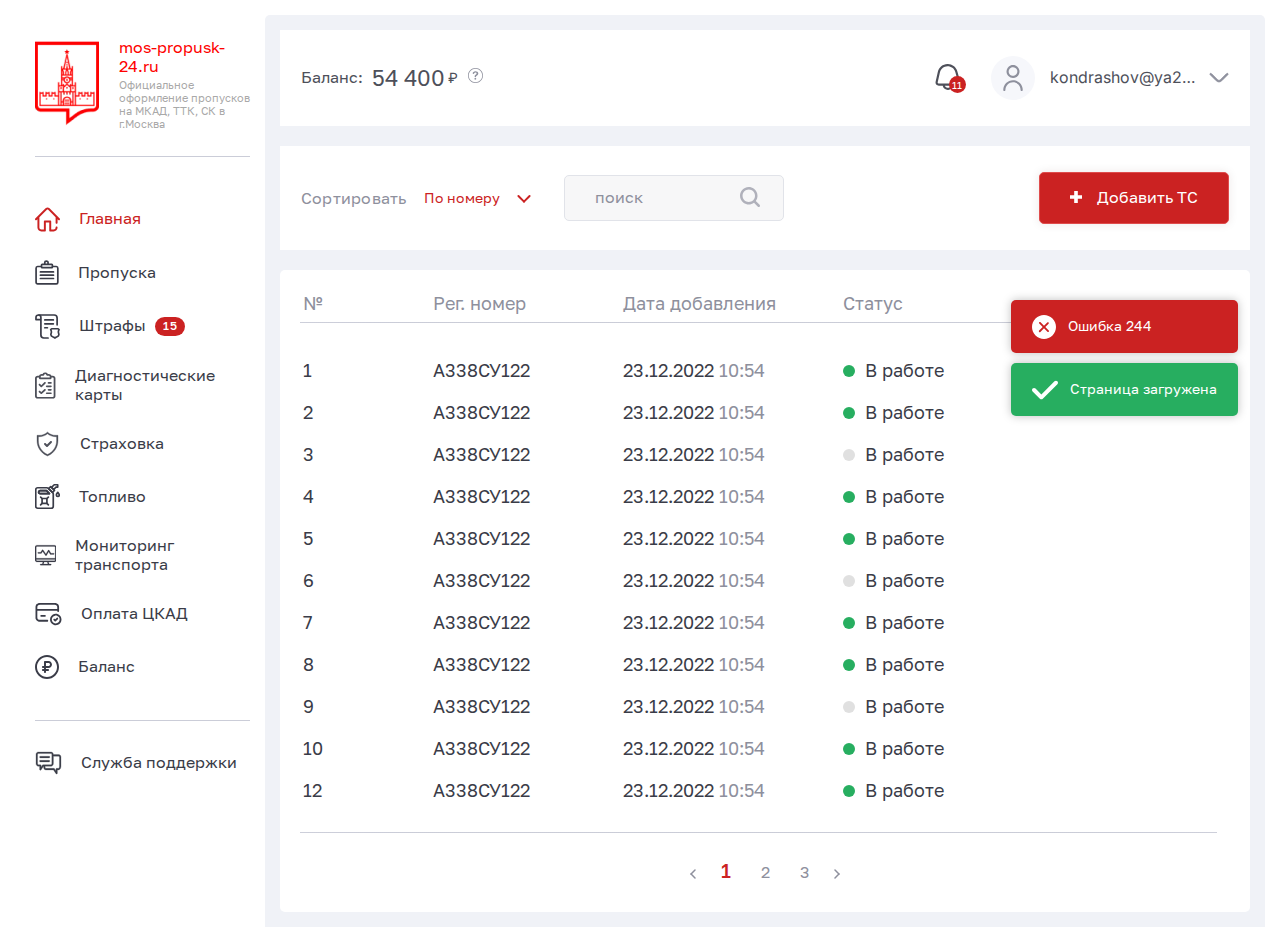
<file: index.html>
<!DOCTYPE html>
<html lang="en">
<head>
    <meta charset="UTF-8">
    <meta http-equiv="X-UA-Compatible" content="IE=edge">
    <meta name="viewport" content="width=device-width, initial-scale=1.0">
    <link rel="stylesheet" href="./css/style.css">
    <title>Document</title>
</head>
<body>
    <div class="wrapper">
        <main class="tc">
            <div class="container">
                <div class="tc-content">
                    <div class="tc-one">
                        <div class="tc-logo">
                            <div class="tc-logo-img">
                                <img src="img/logo.png" alt="Логотип">
                            </div>
                            <div class="tc-texts">
                                <div class="tc-texts-title">mos-propusk-24.ru</div>
                                <div class="tc-texts-text">Официальное оформление пропусков на МКАД, ТТК, СК в г.Москва</div>
                            </div>
                        </div>
                        <nav class="tc-nav">
                            <ul class="tc-list">
                                <li class="tc-link-active"><a href="#" class="tc-link tc-link-one _tc-text">
                                    <svg width="25" height="29" viewBox="0 0 25 29" fill="none" xmlns="http://www.w3.org/2000/svg">
                                        <g clip-path="url(#clip0_73_1042)">
                                        <path d="M24.7162 13.5436L14.5409 3.30129C14.5279 3.2881 14.5143 3.27531 14.5006 3.26291C13.3895 2.2653 11.7105 2.26174 10.5952 3.25466C10.5813 3.26701 10.5679 3.27976 10.5547 3.29284L0.286713 13.5406C-0.0950251 13.9217 -0.0956599 14.54 0.285346 14.9217C0.666401 15.3035 1.28471 15.3041 1.6664 14.9231L2.4414 14.1496V22.5815C2.4414 24.7354 4.19374 26.4877 6.34765 26.4877H9.86328C10.4026 26.4877 10.8398 26.0505 10.8398 25.5112V17.5522H14.2578V25.5112C14.2578 26.0505 14.695 26.4877 15.2344 26.4877H18.6523C20.8062 26.4877 22.5586 24.7354 22.5586 22.5815C22.5586 22.0421 22.1214 21.6049 21.582 21.6049C21.0427 21.6049 20.6055 22.0421 20.6055 22.5815C20.6055 23.6584 19.7293 24.5346 18.6523 24.5346H16.2109V16.5756C16.2109 16.0362 15.7737 15.599 15.2344 15.599H9.86328C9.32392 15.599 8.88671 16.0362 8.88671 16.5756V24.5346H6.34765C5.2707 24.5346 4.39453 23.6584 4.39453 22.5815V12.2299C4.39453 12.2201 4.39438 12.2104 4.39409 12.2008L11.9114 4.69826C12.2773 4.38757 12.8139 4.38874 13.1784 4.70095L20.6055 12.177V17.6987C20.6055 18.238 21.0427 18.6752 21.582 18.6752C22.1214 18.6752 22.5586 18.238 22.5586 17.6987V14.143L23.3307 14.9202C23.5215 15.1123 23.7724 15.2085 24.0234 15.2085C24.2723 15.2085 24.5212 15.1139 24.7117 14.9247C25.0943 14.5446 25.0964 13.9262 24.7162 13.5436Z" fill="#3A3C48"/>
                                        </g>
                                        <defs>
                                        <clipPath id="clip0_73_1042">
                                        <rect width="25" height="29" fill="white"/>
                                        </clipPath>
                                        </defs>
                                    </svg>
                                    Главная
                                </a></li>
                                <li><a href="#" class="tc-link tc-link-two _tc-text">
                                    <svg width="24" height="28" viewBox="0 0 24 28" fill="none" xmlns="http://www.w3.org/2000/svg">
                                        <g clip-path="url(#clip0_73_965)">
                                        <mask id="mask0_73_965" style="mask-type:luminance" maskUnits="userSpaceOnUse" x="0" y="1" width="25" height="25">
                                        <path d="M0 1H25V26H0V1Z" fill="white"/>
                                        </mask>
                                        <g mask="url(#mask0_73_965)">
                                        <path d="M7.09591 5.34782H16.8185C17.1341 5.34782 17.3912 5.64979 17.3912 6.01801V7.94031C17.3912 8.3086 17.1341 8.60869 16.8185 8.60869H7.09591C6.78035 8.60869 6.52167 8.3086 6.52167 7.94031V6.01801C6.52167 5.64979 6.78035 5.34782 7.09591 5.34782Z" stroke="#3A3C48" stroke-width="1.7" stroke-miterlimit="10" stroke-linecap="round" stroke-linejoin="round"/>
                                        <path d="M17.6501 7.52174L21.3206 7.52174C22.1485 7.52174 22.826 8.27092 22.826 9.18623V23.2499C22.826 24.1653 22.1485 24.913 21.3206 24.913H2.59111C1.76449 24.913 1.08691 24.1653 1.08691 23.2499V9.18623C1.08691 8.27092 1.76449 7.52174 2.59111 7.52174L6.05487 7.52174" stroke="#3A3C48" stroke-width="1.7" stroke-miterlimit="10" stroke-linecap="round" stroke-linejoin="round"/>
                                        <path d="M13.0435 4.72705V3.22528C13.0435 2.59927 12.3093 2.08696 11.4123 2.08696C10.5153 2.08696 9.78119 2.59927 9.78119 3.22528V4.72705" stroke="#3A3C48" stroke-width="1.7" stroke-miterlimit="10" stroke-linecap="round" stroke-linejoin="round"/>
                                        <path d="M5.43475 12.9565H18.4782" stroke="#3A3C48" stroke-width="1.7" stroke-miterlimit="10" stroke-linecap="round" stroke-linejoin="round"/>
                                        <path d="M5.43475 16.2174H18.4782" stroke="#3A3C48" stroke-width="1.7" stroke-miterlimit="10" stroke-linecap="round" stroke-linejoin="round"/>
                                        <path d="M5.43475 19.4783H18.4782" stroke="#3A3C48" stroke-width="1.7" stroke-miterlimit="10" stroke-linecap="round" stroke-linejoin="round"/>
                                        </g>
                                        </g>
                                        <defs>
                                        <clipPath id="clip0_73_965">
                                        <rect width="24" height="28" fill="white"/>
                                        </clipPath>
                                        </defs>
                                    </svg>
                                    Пропуска
                                </a></li>
                                <li><a href="#" class="tc-link tc-link-two _tc-text">
                                    <svg width="25" height="29" viewBox="0 0 25 29" fill="none" xmlns="http://www.w3.org/2000/svg">
                                        <path d="M18.354 7.95703H9.81445" stroke="#3A3C48" stroke-width="1.7" stroke-miterlimit="10" stroke-linecap="round" stroke-linejoin="round"/>
                                        <path d="M18.354 11.8633H9.81445" stroke="#3A3C48" stroke-width="1.7" stroke-miterlimit="10" stroke-linecap="round" stroke-linejoin="round"/>
                                        <path d="M12.3969 15.7695H9.81445" stroke="#3A3C48" stroke-width="1.7" stroke-miterlimit="10" stroke-linecap="round" stroke-linejoin="round"/>
                                        <mask id="mask0_73_1047" style="mask-type:luminance" maskUnits="userSpaceOnUse" x="0" y="2" width="25" height="25">
                                        <path d="M0 2H25V27H0V2Z" fill="white"/>
                                        </mask>
                                        <g mask="url(#mask0_73_1047)">
                                        <path d="M19.873 26.0234C20.9415 24.6715 23.877 25.1836 23.877 22.6847C23.877 21.6196 23.3398 20.9771 23.3398 19.8711C23.3398 18.9903 24.0234 17.6459 24.0234 17.6459L23.1194 16.7447H16.6267L15.7227 17.6459C15.7227 17.6459 16.4062 18.9978 16.4062 19.8785C16.4062 20.9846 15.8691 21.638 15.8691 22.7031C15.8691 25.2021 18.8046 24.6715 19.873 26.0234Z" stroke="#3A3C48" stroke-width="1.7" stroke-miterlimit="10" stroke-linecap="round" stroke-linejoin="round"/>
                                        <path d="M5.66406 7.56641H0.976562V5.44253C0.976562 4.08067 2.08066 2.97661 3.44253 2.97676H3.44258C4.80435 2.97686 5.9082 4.08081 5.9082 5.44253V23.0938C5.9082 24.7118 7.21987 26.0234 8.83789 26.0234H13.0859" stroke="#3A3C48" stroke-width="1.7" stroke-miterlimit="10" stroke-linecap="round" stroke-linejoin="round"/>
                                        <path d="M3.95526 2.97656L19.1895 2.97671C20.8075 2.97671 22.1192 4.28838 22.1192 5.9064V12.8398" stroke="#3A3C48" stroke-width="1.7" stroke-miterlimit="10" stroke-linecap="round" stroke-linejoin="round"/>
                                        </g>
                                    </svg>
                                    Штрафы
                                    <span>15</span>
                                </a></li>
                                <li><a href="#" class="tc-link tc-link-one _tc-text">
                                    <svg width="23" height="29" viewBox="0 0 23 29" fill="none" xmlns="http://www.w3.org/2000/svg">
                                        <g clip-path="url(#clip0_73_1075)">
                                        <path d="M19.47 3.78263H17.9797C17.571 2.68193 16.4707 1.89129 15.18 1.89129H14.0204C13.6118 0.790477 12.5107 0 11.22 0C9.92926 0 8.82818 0.790477 8.41962 1.89129H7.26001C5.96936 1.89129 4.86898 2.68193 4.46031 3.78257H2.97C1.33234 3.78263 0 5.05529 0 6.61959V26.163C0 27.7273 1.33234 29 2.97 29H19.47C21.1077 29 22.44 27.7273 22.44 26.163V6.61959C22.44 5.05529 21.1077 3.78263 19.47 3.78263ZM6.26999 4.72825C6.26999 4.20681 6.71413 3.78257 7.26001 3.78257H9.24C9.78671 3.78257 10.23 3.35919 10.23 2.8369C10.23 2.31547 10.6741 1.89123 11.22 1.89123C11.7659 1.89123 12.2101 2.31547 12.2101 2.8369C12.2101 3.35913 12.6533 3.78257 13.2001 3.78257H15.18C15.7259 3.78257 16.17 4.20681 16.17 4.72825V5.67392H6.26999V4.72825ZM20.46 26.163C20.46 26.6845 20.0158 27.1087 19.4699 27.1087H2.97C2.42412 27.1087 1.97998 26.6845 1.97998 26.163V6.61959C1.97998 6.09816 2.42412 5.67392 2.97 5.67392H4.29001V6.61959C4.29001 7.14182 4.73325 7.56526 5.28003 7.56526H17.16C17.7068 7.56526 18.1501 7.14187 18.1501 6.61959V5.67392H19.4701C20.016 5.67392 20.4601 6.09816 20.4601 6.61959V26.163H20.46Z" fill="#4E505A"/>
                                        <path d="M11.59 10.9943C11.2035 10.6251 10.5766 10.6251 10.19 10.9943L6.92996 14.1083L5.64998 12.8857C5.26342 12.5164 4.63654 12.5164 4.24992 12.8857C3.86331 13.2549 3.86331 13.8537 4.24992 14.223L6.22996 16.1143C6.61658 16.4836 7.24341 16.4836 7.63002 16.1143L11.59 12.3317C11.9767 11.9624 11.9767 11.3636 11.59 10.9943Z" fill="#4E505A"/>
                                        <path d="M11.59 18.5595C11.2035 18.1903 10.5766 18.1903 10.19 18.5595L6.93002 21.6735L5.65004 20.4509C5.26349 20.0816 4.6366 20.0816 4.24998 20.4509C3.86337 20.8201 3.86337 21.4189 4.24998 21.7882L6.23003 23.6795C6.61664 24.0488 7.24347 24.0488 7.63008 23.6795L11.5901 19.8969C11.9767 19.5276 11.9767 18.9288 11.59 18.5595Z" fill="#4E505A"/>
                                        <path d="M17.49 10.7174H14.85C14.3033 10.7174 13.86 11.1408 13.86 11.663C13.86 12.1853 14.3032 12.6087 14.85 12.6087H17.49C18.0367 12.6087 18.48 12.1853 18.48 11.663C18.48 11.1408 18.0367 10.7174 17.49 10.7174Z" fill="#4E505A"/>
                                        <path d="M17.49 14.5H12.87C12.3233 14.5 11.88 14.9234 11.88 15.4457C11.88 15.9679 12.3232 16.3913 12.87 16.3913H17.49C18.0367 16.3913 18.48 15.968 18.48 15.4457C18.48 14.9234 18.0367 14.5 17.49 14.5Z" fill="#4E505A"/>
                                        <path d="M17.49 18.2826H14.85C14.3033 18.2826 13.86 18.706 13.86 19.2283C13.86 19.7506 14.3032 20.174 14.85 20.174H17.49C18.0367 20.174 18.48 19.7506 18.48 19.2283C18.48 18.706 18.0367 18.2826 17.49 18.2826Z" fill="#4E505A"/>
                                        <path d="M17.49 22.0652H12.87C12.3233 22.0652 11.88 22.4886 11.88 23.0109C11.88 23.5332 12.3232 23.9566 12.87 23.9566H17.49C18.0367 23.9566 18.48 23.5332 18.48 23.0109C18.48 22.4886 18.0367 22.0652 17.49 22.0652Z" fill="#4E505A"/>
                                        </g>
                                        <defs>
                                        <clipPath id="clip0_73_1075">
                                        <rect width="23" height="29" fill="white"/>
                                        </clipPath>
                                        </defs>
                                    </svg>
                                    Диагностические карты
                                </a></li>
                                <li><a href="#" class="tc-link tc-link-one _tc-text">
                                    <svg width="26" height="28" viewBox="0 0 26 28" fill="none" xmlns="http://www.w3.org/2000/svg">
                                        <path d="M20.5098 5.2917C17.7412 5.2917 15.0798 4.28487 13.0156 2.45675L12.5 2L11.9844 2.45675C9.9203 4.28492 7.25875 5.29175 4.4902 5.29175H2V10.6979C2 13.8285 2.89786 16.8786 4.59655 19.5183C6.29524 22.1579 8.7072 24.2513 11.5717 25.572L12.5 26L13.4283 25.572C16.2928 24.2513 18.7048 22.158 20.4035 19.5183C22.1021 16.8786 23 13.8285 23 10.6979V5.2917H20.5098ZM21.5803 10.6978C21.5803 13.56 20.7594 16.3485 19.2064 18.7618C17.6534 21.1752 15.4483 23.089 12.8293 24.2965L12.5 24.4483L12.1706 24.2965C9.55169 23.089 7.3466 21.1752 5.79356 18.7618C4.24057 16.3484 3.41973 13.56 3.41973 10.6978V6.69847H4.49025C7.41912 6.69847 10.2415 5.69811 12.5 3.87013C14.7585 5.69802 17.5809 6.69847 20.5098 6.69847H21.5804V10.6978H21.5803Z" fill="#4E505A" stroke="#3A3C48" stroke-width="0.3"/>
                                        <path d="M16.7071 11.2928C16.3167 10.9024 15.6834 10.9024 15.2929 11.2928L12 14.5858L10.7071 13.2929C10.3166 12.9024 9.68341 12.9024 9.29289 13.2929C8.90237 13.6834 8.90237 14.3166 9.29289 14.7071L11.2929 16.7071C11.6834 17.0976 12.3166 17.0976 12.7071 16.7071L16.7071 12.7071C17.0976 12.3166 17.0976 11.6834 16.7071 11.2928Z" fill="#4E505A"/>
                                    </svg>
                                    Страховка
                                </a></li>
                                <li><a href="#" class="tc-link tc-link-two _tc-text">
                                    <svg width="25" height="28" viewBox="0 0 25 28" fill="none" xmlns="http://www.w3.org/2000/svg">
                                        <mask id="mask0_73_997" style="mask-type:luminance" maskUnits="userSpaceOnUse" x="0" y="1" width="25" height="25">
                                        <path d="M0 1H25V26H0V1Z" fill="white"/>
                                        </mask>
                                        <g mask="url(#mask0_73_997)">
                                        <path d="M13.3165 5.32821L17.6966 9.70833C18.0629 10.0746 18.2686 10.5714 18.2686 11.0894V23.3144C18.2686 24.3931 17.3942 25.2676 16.3155 25.2676H2.68555C1.60688 25.2676 0.732422 24.3931 0.732422 23.3144V6.70926C0.732422 5.6306 1.60688 4.75614 2.68555 4.75614H11.9354C12.4534 4.75614 12.9502 4.96195 13.3165 5.32821Z" stroke="#3A3C48" stroke-width="1.7" stroke-miterlimit="10" stroke-linecap="round" stroke-linejoin="round"/>
                                        <path d="M15.6792 3.54769L19.4771 7.34564L17.4055 9.41722L13.6075 5.61928L15.6792 3.54769Z" stroke="#3A3C48" stroke-width="1.7" stroke-miterlimit="10" stroke-linecap="round" stroke-linejoin="round"/>
                                        <path d="M5.10596 7.68588H11.5309L14.4186 10.5736H5.10596C4.30854 10.5736 3.66211 9.92719 3.66211 9.12973C3.66211 8.33231 4.30854 7.68588 5.10596 7.68588Z" stroke="#3A3C48" stroke-width="1.7" stroke-miterlimit="10" stroke-linecap="round" stroke-linejoin="round"/>
                                        <path d="M5.10596 7.68588H11.5309L14.4186 10.5736H5.10596C4.30854 10.5736 3.66211 9.92719 3.66211 9.12973C3.66211 8.33231 4.30854 7.68588 5.10596 7.68588Z" stroke="#3A3C48" stroke-width="1.7" stroke-miterlimit="10" stroke-linecap="round" stroke-linejoin="round"/>
                                        <path d="M22.7051 1.73242V4.03091H21.0658L18.6141 6.48262L16.5425 4.41099L19.221 1.73242H22.7051Z" stroke="#3A3C48" stroke-width="1.7" stroke-miterlimit="10" stroke-linecap="round" stroke-linejoin="round"/>
                                        <path d="M24.2676 11.9863C24.2676 12.7953 23.6117 13.4512 22.8027 13.4512C21.9937 13.4512 21.3379 12.7953 21.3379 11.9863C21.3379 11.1773 22.8027 9.34961 22.8027 9.34961C22.8027 9.34961 24.2676 11.1773 24.2676 11.9863Z" stroke="#3A3C48" stroke-width="1.7" stroke-miterlimit="10" stroke-linecap="round" stroke-linejoin="round"/>
                                        <path d="M7.08527 15.5053H11.9158V20.3359H7.08527V15.5053Z" stroke="#3A3C48" stroke-width="1.7" stroke-miterlimit="10" stroke-linecap="round" stroke-linejoin="round"/>
                                        <path d="M11.9158 15.5053L13.3807 14.0405" stroke="#3A3C48" stroke-width="1.7" stroke-miterlimit="10" stroke-linecap="round" stroke-linejoin="round"/>
                                        <path d="M7.08527 15.5053L5.62042 14.0405" stroke="#3A3C48" stroke-width="1.7" stroke-miterlimit="10" stroke-linecap="round" stroke-linejoin="round"/>
                                        <path d="M11.9158 20.3359L13.3807 21.8008" stroke="#3A3C48" stroke-width="1.7" stroke-miterlimit="10" stroke-linecap="round" stroke-linejoin="round"/>
                                        <path d="M7.08527 20.3359L5.62042 21.8008" stroke="#3A3C48" stroke-width="1.7" stroke-miterlimit="10" stroke-linecap="round" stroke-linejoin="round"/>
                                        </g>
                                    </svg>
                                    Топливо
                                </a></li>
                                <li><a href="#" class="tc-link tc-link-one _tc-text">
                                    <svg width="24" height="28" viewBox="0 0 24 28" fill="none" xmlns="http://www.w3.org/2000/svg">
                                        <g clip-path="url(#clip0_73_1027)">
                                        <path d="M21.7969 3H2.20312C0.988312 3 0 3.95914 0 5.13809V19.6953C0 20.8742 0.988312 21.8334 2.20312 21.8334H8.805L8.10188 24.1079H6.375C5.98669 24.1079 5.67188 24.4134 5.67188 24.7903C5.67188 25.1671 5.98669 25.4727 6.375 25.4727H17.625C18.0133 25.4727 18.3281 25.1671 18.3281 24.7903C18.3281 24.4134 18.0133 24.1079 17.625 24.1079H15.8981L15.195 21.8334H21.7969C23.0117 21.8334 24 20.8742 24 19.6953V5.13809C24 3.95914 23.0117 3 21.7969 3ZM2.20312 4.36474H21.7969C22.2363 4.36474 22.5938 4.71165 22.5938 5.13809V17.5572H1.40625V5.13809C1.40625 4.71165 1.76372 4.36474 2.20312 4.36474ZM14.43 24.1079H9.57005L10.2732 21.8334H13.7269L14.43 24.1079ZM21.7969 20.4686H2.20312C1.76372 20.4686 1.40625 20.1217 1.40625 19.6953V18.9219H22.5938V19.6953C22.5938 20.1217 22.2363 20.4686 21.7969 20.4686Z" fill="#3A3C48" stroke="#3A3C48" stroke-width="0.2"/>
                                        <path d="M3.70312 12.2762H6.70312C6.94556 12.2762 7.17089 12.1549 7.29938 11.9554L8.5972 9.94023L11.7431 14.5198C12.0325 14.941 12.6794 14.9201 12.9386 14.4798L15.3429 10.3965L16.9752 13.0366C17.1023 13.2422 17.3311 13.368 17.5781 13.368H20.9531C21.3414 13.368 21.6562 13.0624 21.6562 12.6856C21.6562 12.3087 21.3414 12.0032 20.9531 12.0032H17.9762L15.931 8.69523C15.6537 8.24664 14.983 8.25715 14.7176 8.70774L12.2821 12.8441L9.16317 8.30382C8.87742 7.88785 8.25005 7.90432 7.98187 8.32066L6.31341 10.9114H3.70312C3.31481 10.9114 3 11.2169 3 11.5938C3 11.9706 3.31481 12.2762 3.70312 12.2762Z" fill="#3A3C48" stroke="#3A3C48" stroke-width="0.2"/>
                                        </g>
                                        <defs>
                                        <clipPath id="clip0_73_1027">
                                        <rect width="24" height="28" fill="white"/>
                                        </clipPath>
                                        </defs>
                                    </svg>
                                    Мониторинг транспорта
                                </a></li>
                                <li><a href="#" class="tc-link tc-link-one _tc-text">
                                    <svg width="27" height="28" viewBox="0 0 27 28" fill="none" xmlns="http://www.w3.org/2000/svg">
                                        <path d="M12.2916 19.8438H5.04165C3.13611 19.8438 2.3229 19.0305 2.3229 17.125V10.7813H22.2604V11.0833C22.2604 11.3237 22.3559 11.5542 22.5258 11.7242C22.6958 11.8941 22.9263 11.9896 23.1667 11.9896C23.407 11.9896 23.6375 11.8941 23.8075 11.7242C23.9774 11.5542 24.0729 11.3237 24.0729 11.0833V7.45834C24.1439 6.84612 24.0755 6.22579 23.8728 5.64374C23.6702 5.06169 23.3386 4.53299 22.9028 4.09719C22.467 3.66139 21.9383 3.32977 21.3562 3.12715C20.7742 2.92452 20.1539 2.85613 19.5417 2.92709H5.04165C4.42944 2.85613 3.8091 2.92452 3.22705 3.12715C2.645 3.32977 2.1163 3.66139 1.6805 4.09719C1.2447 4.53299 0.913088 5.06169 0.710461 5.64374C0.507834 6.22579 0.439441 6.84612 0.5104 7.45834V17.125C0.439441 17.7372 0.507834 18.3576 0.710461 18.9396C0.913088 19.5217 1.2447 20.0504 1.6805 20.4862C2.1163 20.9219 2.645 21.2536 3.22705 21.4562C3.8091 21.6588 4.42944 21.7272 5.04165 21.6563H12.2916C12.532 21.6563 12.7625 21.5608 12.9325 21.3908C13.1024 21.2209 13.1979 20.9904 13.1979 20.75C13.1979 20.5097 13.1024 20.2791 12.9325 20.1092C12.7625 19.9392 12.532 19.8438 12.2916 19.8438ZM5.04165 4.73959H19.5417C21.4472 4.73959 22.2604 5.5528 22.2604 7.45834V8.96875H2.3229V7.45834C2.3229 5.5528 3.13611 4.73959 5.04165 4.73959ZM9.87498 15.0104C10.1153 15.0104 10.3458 15.1059 10.5158 15.2759C10.6858 15.4458 10.7812 15.6763 10.7812 15.9167C10.7812 16.157 10.6858 16.3875 10.5158 16.5575C10.3458 16.7274 10.1153 16.8229 9.87498 16.8229H6.24998C6.00963 16.8229 5.77912 16.7274 5.60917 16.5575C5.43921 16.3875 5.34373 16.157 5.34373 15.9167C5.34373 15.6763 5.43921 15.4458 5.60917 15.2759C5.77912 15.1059 6.00963 15.0104 6.24998 15.0104H9.87498ZM20.75 13.8021C19.6148 13.8021 18.5051 14.1387 17.5612 14.7694C16.6174 15.4001 15.8817 16.2965 15.4473 17.3452C15.0129 18.394 14.8992 19.548 15.1207 20.6614C15.3421 21.7748 15.8888 22.7975 16.6915 23.6002C17.4942 24.4029 18.5169 24.9495 19.6302 25.171C20.7436 25.3924 21.8977 25.2788 22.9464 24.8444C23.9952 24.4099 24.8916 23.6743 25.5223 22.7304C26.1529 21.7865 26.4896 20.6769 26.4896 19.5417C26.4876 18.02 25.8823 16.5613 24.8064 15.4853C23.7304 14.4093 22.2716 13.804 20.75 13.8021ZM20.75 23.4688C19.9733 23.4688 19.214 23.2384 18.5682 22.8069C17.9224 22.3754 17.4191 21.7621 17.1218 21.0445C16.8246 20.3269 16.7468 19.5373 16.8984 18.7755C17.0499 18.0138 17.4239 17.314 17.9731 16.7648C18.5223 16.2156 19.2221 15.8416 19.9838 15.69C20.7456 15.5385 21.5352 15.6163 22.2528 15.9135C22.9704 16.2108 23.5837 16.7141 24.0152 17.3599C24.4467 18.0057 24.6771 18.765 24.6771 19.5417C24.6758 20.5828 24.2616 21.5809 23.5254 22.3171C22.7892 23.0533 21.7911 23.4675 20.75 23.4688ZM22.9008 17.8935C22.985 17.9777 23.0518 18.0776 23.0974 18.1876C23.143 18.2976 23.1665 18.4155 23.1665 18.5345C23.1665 18.6536 23.143 18.7715 23.0974 18.8815C23.0518 18.9915 22.985 19.0914 22.9008 19.1755L20.8877 21.1898C20.7174 21.3593 20.487 21.4545 20.2467 21.4545C20.0065 21.4545 19.776 21.3593 19.6057 21.1898L18.5991 20.1821C18.4391 20.0103 18.3519 19.7831 18.3561 19.5483C18.3602 19.3135 18.4553 19.0895 18.6214 18.9235C18.7874 18.7574 19.0114 18.6623 19.2462 18.6582C19.481 18.654 19.7082 18.7412 19.88 18.9013L20.2425 19.2638L21.6164 17.8899C21.7007 17.8054 21.801 17.7384 21.9113 17.6929C22.0217 17.6473 22.1399 17.624 22.2593 17.6243C22.3787 17.6247 22.4969 17.6486 22.607 17.6948C22.7171 17.741 22.8169 17.8085 22.9008 17.8935Z" fill="#3A3C48"/>
                                    </svg>
                                    Оплата ЦКАД
                                </a></li>
                                <li><a href="#" class="tc-link tc-link-one _tc-text">
                                    <svg width="24" height="28" viewBox="0 0 24 28" fill="none" xmlns="http://www.w3.org/2000/svg">
                                        <g clip-path="url(#clip0_73_1099)">
                                        <path d="M20.4835 5.51674C15.795 0.828269 8.20592 0.827565 3.51679 5.51674C-1.17173 10.2052 -1.17248 17.7943 3.51679 22.4834C8.20526 27.1719 15.7943 27.1726 20.4835 22.4834C25.1719 17.795 25.1727 10.2059 20.4835 5.51674ZM12.0001 24.0265C6.4715 24.0265 1.97364 19.5286 1.97364 14.0001C1.97364 8.47149 6.4715 3.97369 12.0001 3.97369C17.5287 3.97369 22.0265 8.47154 22.0265 14.0001C22.0265 19.5287 17.5287 24.0265 12.0001 24.0265Z" fill="#3A3C48"/>
                                        <path d="M13.5016 8.00916H9.99781C9.45357 8.00916 9.01238 8.45035 9.01238 8.99459V13.0146H7.99569C7.45145 13.0146 7.01025 13.4558 7.01025 14C7.01025 14.5442 7.45145 14.9854 7.99569 14.9854H9.01238V16.0178H7.99569C7.45145 16.0178 7.01025 16.459 7.01025 17.0032C7.01025 17.5475 7.45145 17.9887 7.99569 17.9887H9.01238V19.0054C9.01238 19.5496 9.45357 19.9908 9.99781 19.9908C10.5421 19.9908 10.9832 19.5496 10.9832 19.0054V17.9887H13.001C13.5453 17.9887 13.9865 17.5475 13.9865 17.0032C13.9865 16.459 13.5453 16.0178 13.001 16.0178H10.9832V14.9854H13.5016C15.4249 14.9854 16.9897 13.4207 16.9897 11.4973C16.9897 9.57393 15.425 8.00916 13.5016 8.00916ZM13.5016 13.0145H10.9832V9.97998H13.5016C14.3382 9.97998 15.0188 10.6606 15.0188 11.4972C15.0188 12.3339 14.3382 13.0145 13.5016 13.0145Z" fill="#3A3C48"/>
                                        </g>
                                        <defs>
                                        <clipPath id="clip0_73_1099">
                                        <rect width="24" height="28" fill="white"/>
                                        </clipPath>
                                        </defs>
                                    </svg>
                                    Баланс
                                </a></li>
                            </ul>
                        </nav>
                        <a href="#" class="tc-link tc-link-one _tc-text">
                            <svg width="27" height="24" viewBox="0 0 27 24" fill="none" xmlns="http://www.w3.org/2000/svg">
                                <path d="M23.7666 3.5759H18.4038C18.3957 2.15405 17.3973 1.00006 16.1708 1.00006H3.2334C2.00191 1.00006 1 2.1634 1 3.59322V12.6226C1 14.0525 2.00191 15.2158 3.2334 15.2158H4.61387V18.4918C4.61387 18.8382 4.83868 19.144 5.16759 19.2449C5.24278 19.268 5.31934 19.2791 5.39508 19.2791C5.65055 19.2791 5.89601 19.1524 6.04381 18.9305L8.51798 15.2158H8.59616C8.60426 16.6377 8.59616 18.7494 10.8292 18.9367H18.482L20.9561 22.6514C21.1039 22.8734 21.3494 23.0001 21.6049 23.0001C21.6806 23.0001 21.7572 22.9889 21.8324 22.9659C22.1613 22.8649 22.3861 22.5592 22.3861 22.2127V18.9367H23.7666C24.9981 18.9367 26 16.6283 26 15.1985V6.16902C26 4.73914 24.9981 3.5759 23.7666 3.5759ZM6.17638 14.4285C6.17638 13.9937 5.82657 13.6413 5.39513 13.6413H3.2334C2.91607 13.6413 2.5625 13.2229 2.5625 12.6226V3.59322C2.5625 2.99293 2.91607 2.5746 3.2334 2.5746H16.1708C16.4882 2.5746 16.8417 2.99293 16.8417 3.59322V12.6226C16.8417 13.2229 16.4882 13.6413 16.1708 13.6413H8.10148C7.83121 13.6413 7.59308 13.7796 7.4528 13.9898L6.17643 15.9061L6.17638 14.4285ZM24.4375 15.1985C24.4375 15.7987 24.084 17.3622 23.7666 17.3622H21.6049C21.1734 17.3622 20.8236 17.7146 20.8236 18.1495V19.6271L19.5473 17.7107C19.3967 17.4846 19.15 17.3624 18.8986 17.3622C18.8986 17.3622 11.4995 17.3622 10.8292 17.3622C10.159 17.3622 10.1658 15.8066 10.159 15.2158H16.1708C17.4023 15.2158 18.4042 14.0525 18.4042 12.6226V5.15044H23.7666C24.084 5.15044 24.4375 5.56878 24.4375 6.16902V15.1985ZM14.1135 10.9121H5.23209C4.80064 10.9121 4.45084 10.5597 4.45084 10.1248C4.45084 9.69003 4.80064 9.33758 5.23209 9.33758H14.1135C14.5449 9.33758 14.8948 9.69003 14.8948 10.1248C14.8948 10.5597 14.5449 10.9121 14.1135 10.9121ZM4.50943 6.09108C4.50943 5.65626 4.85924 5.30381 5.29068 5.30381H14.1721C14.6035 5.30381 14.9533 5.65626 14.9533 6.09108C14.9533 6.5259 14.6035 6.87835 14.1721 6.87835H5.29068C4.85924 6.87835 4.50943 6.5259 4.50943 6.09108Z" fill="#3A3C48" stroke="#4E505A" stroke-width="0.3"/>
                            </svg>
                            Служба поддержки
                        </a>
                    </div>
                    <div class="tc-two">
                        <div class="tc-top tc-style">
                            <div class="tc-top-money _tc-text">
                                Баланс:
                                <span class="tc-top-total">54 400</span>
                                <p>₽</p>
                                <div class="tc-top-question">
                                    <svg width="15" height="15" viewBox="0 0 15 15" fill="none" xmlns="http://www.w3.org/2000/svg">
                                        <g clip-path="url(#clip0_73_835)">
                                        <path d="M7.45365 4.5388C8.1475 4.5388 8.56433 4.9089 8.56433 5.53322C8.56433 6.66708 6.54036 6.97961 6.54036 8.35572C6.54036 8.72582 6.78261 9.13031 7.28019 9.13031C8.04357 9.13031 7.95123 8.56357 8.229 8.15833C8.59872 7.61514 10.3225 7.0368 10.3225 5.53284C10.3225 3.90252 8.86565 3.21951 7.38486 3.21951C5.97436 3.21951 4.67825 4.22589 4.67825 5.35975C4.67825 5.82219 5.02555 6.06519 5.43042 6.06519C6.55157 6.06557 5.97361 4.5388 7.45365 4.5388Z" fill="#8E909D"/>
                                        <path d="M8.27497 10.8313C8.27497 10.3105 7.84692 9.88287 7.32653 9.88287C6.80615 9.88287 6.3781 10.3113 6.3781 10.8313C6.3781 11.3521 6.80615 11.7797 7.32653 11.7797C7.84692 11.7797 8.27497 11.3521 8.27497 10.8313Z" fill="#8E909D"/>
                                        <path d="M15 7.5C15 3.36457 11.6354 0 7.5 0C3.36457 0 0 3.36457 0 7.5C0 11.6354 3.36457 15 7.5 15C11.6354 15 15 11.6358 15 7.5ZM0.747682 7.5C0.747682 3.77692 3.77692 0.747682 7.5 0.747682C11.2231 0.747682 14.2523 3.77692 14.2523 7.5C14.2523 11.2231 11.2231 14.2523 7.5 14.2523C3.77692 14.2523 0.747682 11.2231 0.747682 7.5Z" fill="#8E909D"/>
                                        </g>
                                        <defs>
                                        <clipPath id="clip0_73_835">
                                        <rect width="15" height="15" fill="white"/>
                                        </clipPath>
                                        </defs>
                                    </svg>
                                    <div class="tc-top-question-block">
                                        <div class="tc-top-question-item">
                                            Основ. <span class="_tc-text">52 000 ₽</span>
                                        </div>
                                        <div class="tc-top-question-item">
                                            Основ. <span class="_tc-text">2 000 ₽</span>
                                        </div>
                                        <div class="tc-top-question-item">
                                            Основ. <span class="_tc-text">400 ₽</span>
                                        </div>
                                    </div>
                                </div>
                            </div>
                            <div class="tc-top-menu">
                                <div class="tc-top-container">
                                    <a href="#" class="tc-top-notice">
                                        <svg width="26" height="26" viewBox="0 0 26 26" fill="none" xmlns="http://www.w3.org/2000/svg">
                                            <path d="M25.1973 17.55L22.3806 7.39808C21.7791 5.22645 20.4686 3.3184 18.6575 1.9776C16.8464 0.636812 14.6389 -0.0596725 12.3863 -0.000999514C10.1336 0.0576735 7.96537 0.868132 6.22655 2.30139C4.48772 3.73464 3.27826 5.70833 2.79067 7.90833L0.612083 17.7125C0.506667 18.1875 0.509238 18.6801 0.619607 19.1539C0.729977 19.6278 0.945327 20.0708 1.24977 20.4503C1.55421 20.8298 1.93998 21.1361 2.37861 21.3467C2.81725 21.5572 3.29755 21.6665 3.78408 21.6667H7.69167C7.94031 22.8911 8.60462 23.992 9.57205 24.7827C10.5395 25.5735 11.7505 26.0054 13 26.0054C14.2495 26.0054 15.4605 25.5735 16.4279 24.7827C17.3954 23.992 18.0597 22.8911 18.3083 21.6667H22.0675C22.5681 21.6664 23.0619 21.5506 23.5104 21.3281C23.9588 21.1056 24.3498 20.7825 24.6529 20.384C24.9559 19.9856 25.1628 19.5225 25.2575 19.0309C25.3521 18.5393 25.3307 18.0325 25.1973 17.55ZM13 23.8333C12.3302 23.8306 11.6777 23.6209 11.1316 23.2331C10.5855 22.8452 10.1726 22.2981 9.94933 21.6667H16.0507C15.8274 22.2981 15.4145 22.8452 14.8684 23.2331C14.3223 23.6209 13.6698 23.8306 13 23.8333ZM22.9288 19.0721C22.8277 19.2061 22.6967 19.3145 22.5462 19.3889C22.3957 19.4632 22.2299 19.5012 22.0621 19.5H3.78408C3.62187 19.5 3.46173 19.4635 3.31548 19.3933C3.16924 19.3231 3.04063 19.221 2.93914 19.0944C2.83765 18.9679 2.76588 18.8202 2.72912 18.6622C2.69236 18.5042 2.69155 18.3399 2.72675 18.1816L4.90533 8.37741C5.28922 6.6508 6.23925 5.10206 7.60441 3.9774C8.96957 2.85273 10.6715 2.21668 12.4397 2.17036C14.2078 2.12404 15.9407 2.6701 17.3629 3.72175C18.7851 4.7734 19.8149 6.27027 20.2887 7.97441L23.1053 18.1263C23.1513 18.2869 23.1593 18.4559 23.1287 18.62C23.098 18.7842 23.0296 18.939 22.9288 19.0721Z" fill="#4E505A"/>
                                        </svg>
                                        <span class="tc-top-notice">11</span> 
                                    </a>
                                    <div class="tc-top-container-blocks">
                                        <div class="tc-top-container-block">
                                            <div class="tc-top-container-box tc-top-container-box-read">
                                                <span></span>
                                            </div>
                                            <div class="tc-top-container-box">
                                                <div class="tc-top-container-name">Администратор одобрил заявку на пропуск</div>
                                                <div class="tc-top-container-text">Ваша заявка на ГРЗ А000АА01 принята. Плановая дата выдачи:</div>
                                                <div class="tc-top-container-texts">
                                                    <div class="tc-top-container-data">23.12.2022</div>
                                                    <a href="" class="tc-top-container-link">Читать полностью</a>
                                                </div>
                                            </div>
                                        </div>
                                        <div class="tc-top-container-block">
                                            <div class="tc-top-container-box">
                                                <span></span>
                                            </div>
                                            <div class="tc-top-container-box">
                                                <div class="tc-top-container-name">Администратор одобрил заявку на пропуск</div>
                                                <div class="tc-top-container-text">Ваша заявка на ГРЗ А000АА01 принята. Плановая дата выдачи:</div>
                                                <div class="tc-top-container-texts">
                                                    <div class="tc-top-container-data">23.12.2022</div>
                                                    <a href="" class="tc-top-container-link">Читать полностью</a>
                                                </div>
                                            </div>
                                        </div>
                                        <div class="tc-top-container-block">
                                            <div class="tc-top-container-box tc-top-container-box-read">
                                                <span></span>
                                            </div>
                                            <div class="tc-top-container-box">
                                                <div class="tc-top-container-name">Администратор одобрил заявку на пропуск</div>
                                                <div class="tc-top-container-text">Ваша заявка на ГРЗ А000АА01 принята. Плановая дата выдачи:</div>
                                                <div class="tc-top-container-texts">
                                                    <div class="tc-top-container-data">23.12.2022</div>
                                                    <a href="" class="tc-top-container-link">Читать полностью</a>
                                                </div>
                                            </div>
                                        </div>
                                        <div class="tc-top-container-links">
                                            <a href="#">Смотреть все уведомления</a>
                                        </div>
                                        
                                    </div>
                                </div>
                                
                                <div class="tc-top-user">
                                    <div class="tc-top-user-img">
                                        <svg width="26" height="26" viewBox="0 0 26 26" fill="none" xmlns="http://www.w3.org/2000/svg">
                                            <g clip-path="url(#clip0_73_1108)">
                                            <path d="M13 13C14.2856 13 15.5423 12.6188 16.6112 11.9046C17.6801 11.1903 18.5132 10.1752 19.0052 8.98745C19.4972 7.79973 19.6259 6.49279 19.3751 5.23192C19.1243 3.97104 18.5052 2.81285 17.5962 1.90381C16.6872 0.994768 15.529 0.375703 14.2681 0.124899C13.0072 -0.125905 11.7003 0.00281636 10.5126 0.494786C9.32484 0.986756 8.30968 1.81988 7.59545 2.8888C6.88122 3.95772 6.5 5.21442 6.5 6.5C6.50172 8.22338 7.18709 9.87568 8.40571 11.0943C9.62432 12.3129 11.2766 12.9983 13 13ZM13 2.16667C13.8571 2.16667 14.6949 2.42082 15.4075 2.89697C16.1201 3.37312 16.6755 4.0499 17.0035 4.84171C17.3315 5.63352 17.4173 6.50481 17.2501 7.34539C17.0829 8.18598 16.6702 8.95811 16.0641 9.56413C15.4581 10.1702 14.686 10.5829 13.8454 10.7501C13.0048 10.9173 12.1335 10.8315 11.3417 10.5035C10.5499 10.1755 9.87312 9.62009 9.39697 8.90747C8.92081 8.19486 8.66667 7.35706 8.66667 6.5C8.66667 5.35073 9.12321 4.24853 9.93587 3.43587C10.7485 2.62322 11.8507 2.16667 13 2.16667Z" fill="#8E909D"/>
                                            <path d="M13 15.1667C10.415 15.1695 7.93673 16.1977 6.10888 18.0255C4.28102 19.8534 3.25287 22.3317 3.25 24.9167C3.25 25.204 3.36414 25.4795 3.5673 25.6827C3.77047 25.8859 4.04602 26 4.33333 26C4.62065 26 4.8962 25.8859 5.09937 25.6827C5.30253 25.4795 5.41667 25.204 5.41667 24.9167C5.41667 22.9054 6.21562 20.9766 7.63777 19.5544C9.05992 18.1323 10.9888 17.3333 13 17.3333C15.0112 17.3333 16.9401 18.1323 18.3622 19.5544C19.7844 20.9766 20.5833 22.9054 20.5833 24.9167C20.5833 25.204 20.6975 25.4795 20.9006 25.6827C21.1038 25.8859 21.3793 26 21.6667 26C21.954 26 22.2295 25.8859 22.4327 25.6827C22.6359 25.4795 22.75 25.204 22.75 24.9167C22.7471 22.3317 21.719 19.8534 19.8911 18.0255C18.0633 16.1977 15.585 15.1695 13 15.1667Z" fill="#8E909D"/>
                                            </g>
                                            <defs>
                                            <clipPath id="clip0_73_1108">
                                            <rect width="26" height="26" fill="white"/>
                                            </clipPath>
                                            </defs>
                                        </svg>
                                    </div>
                                    <div class="tc-top-user-names">
                                        <a href="#" class="tc-top-user-name _tc-text">kondrashov@ya23214</a>
                                        <div class="tc-top-user-arrow">
                                            <svg width="20" height="11" viewBox="0 0 20 11" fill="none" xmlns="http://www.w3.org/2000/svg">
                                                <path d="M18.9999 2.12251C19.0005 2.22122 18.9815 2.31906 18.9442 2.41044C18.9069 2.50182 18.8519 2.58493 18.7824 2.65501L12.6549 8.78251C12.3066 9.13174 11.8927 9.40881 11.4371 9.59786C10.9816 9.7869 10.4931 9.88422 9.99989 9.88422C9.50664 9.88422 9.01823 9.7869 8.56264 9.59786C8.10705 9.40881 7.69324 9.13174 7.34489 8.78251L1.21739 2.65501C1.14747 2.58508 1.092 2.50207 1.05415 2.4107C1.0163 2.31933 0.996826 2.22141 0.996826 2.12251C0.996826 2.02362 1.0163 1.92569 1.05415 1.83433C1.09199 1.74296 1.14747 1.65994 1.21739 1.59001C1.28732 1.52008 1.37034 1.46461 1.46171 1.42677C1.55307 1.38892 1.651 1.36944 1.74989 1.36944C1.84879 1.36944 1.94671 1.38892 2.03808 1.42677C2.12945 1.46461 2.21247 1.52008 2.28239 1.59001L8.40989 7.71751C8.83177 8.13886 9.40364 8.37553 9.99989 8.37553C10.5961 8.37553 11.168 8.13886 11.5899 7.71751L17.7174 1.59001C17.7871 1.51972 17.8701 1.46392 17.9615 1.42584C18.0529 1.38777 18.1509 1.36816 18.2499 1.36816C18.3489 1.36816 18.4469 1.38777 18.5383 1.42584C18.6297 1.46392 18.7127 1.51972 18.7824 1.59001C18.8519 1.66009 18.9069 1.7432 18.9442 1.83458C18.9815 1.92596 19.0005 2.02381 18.9999 2.12251Z" fill="#8E909D" stroke="#8E909D"/>
                                                </svg>
                                                
                                        </div>
                                    </div>
                                    <div class="tc-top-user-blocks">
                                        <a href="#" class="tc-top-user-block">
                                            <svg width="16" height="16" viewBox="0 0 16 16" fill="none" xmlns="http://www.w3.org/2000/svg">
                                                <path d="M8.00007 7.63435C10.0199 7.63435 11.6572 5.997 11.6572 3.97721C11.6572 1.95743 10.0199 0.320068 8.00007 0.320068C5.98028 0.320068 4.34293 1.95743 4.34293 3.97721C4.34293 5.997 5.98028 7.63435 8.00007 7.63435Z" fill="#4E505A"/>
                                                <path d="M8.77539 8.36572H7.22476C6.31514 8.3686 5.41499 8.55061 4.57572 8.90137C3.73644 9.25212 2.97447 9.76476 2.33331 10.41C1.69215 11.0552 1.18436 11.8204 0.838924 12.6619C0.493493 13.5034 0.317187 14.4047 0.320073 15.3143C0.320073 15.4113 0.358603 15.5043 0.427188 15.5729C0.495773 15.6415 0.588794 15.68 0.685787 15.68H15.3144C15.4159 15.6708 15.5101 15.6233 15.578 15.5473C15.6459 15.4713 15.6823 15.3723 15.6801 15.2704C15.6762 13.4404 14.9475 11.6864 13.6535 10.3923C12.3594 9.09828 10.6054 8.36959 8.77539 8.36572Z" fill="#4E505A"/>
                                            </svg>
                                            Профиль
                                        </a>
                                        <a href="#" class="tc-top-user-block">
                                            <svg width="16" height="16" viewBox="0 0 16 16" fill="none" xmlns="http://www.w3.org/2000/svg">
                                                <path d="M15.5206 9.75334L14.0499 8.60334C14.0686 8.426 14.0846 8.21869 14.0846 7.99934C14.0846 7.78 14.0692 7.57269 14.0499 7.39534L15.5219 6.24469C15.7953 6.02869 15.8699 5.64534 15.6959 5.32603L14.1666 2.68C14.0032 2.38134 13.6452 2.228 13.2819 2.362L11.5466 3.05866C11.2139 2.81866 10.8652 2.616 10.5046 2.454L10.2406 0.613344C10.1972 0.264 9.89324 0 9.53393 0H6.46727C6.10793 0 5.80462 0.264 5.76193 0.608L5.49727 2.45534C5.14793 2.61269 4.80462 2.81269 4.45727 3.06L2.71727 2.36134C2.39124 2.23534 2.00124 2.37666 1.83924 2.674L0.307928 5.32334C0.127272 5.62869 0.201928 6.02534 0.481272 6.24669L1.95193 7.39669C1.92858 7.62134 1.91727 7.81669 1.91727 8.00003C1.91727 8.18338 1.92862 8.37869 1.95193 8.60403L0.479928 9.75469C0.206584 9.97134 0.132584 10.3547 0.306584 10.6733L1.83593 13.3193C1.99927 13.6173 2.35393 13.772 2.72058 13.6373L4.45593 12.9407C4.78793 13.18 5.13658 13.3827 5.49727 13.5453L5.76127 15.3853C5.80458 15.736 6.10793 16 6.46793 16H9.53459C9.89393 16 10.1979 15.736 10.2406 15.392L10.5052 13.5453C10.8546 13.3873 11.1972 13.188 11.5452 12.94L13.2852 13.6387C13.3692 13.6713 13.4566 13.688 13.5466 13.688C13.8052 13.688 14.0432 13.5467 14.1632 13.3267L15.6992 10.6667C15.8699 10.3547 15.7952 9.97134 15.5206 9.75334ZM8.00059 10.6667C6.52993 10.6667 5.33393 9.47066 5.33393 8C5.33393 6.52934 6.52993 5.33334 8.00059 5.33334C9.47124 5.33334 10.6672 6.52934 10.6672 8C10.6672 9.47066 9.47124 10.6667 8.00059 10.6667Z" fill="#4E505A"/>
                                            </svg>
                                            Настройки
                                        </a>
                                        <a href="#" class="tc-top-user-block">
                                            <svg width="16" height="16" viewBox="0 0 16 16" fill="none" xmlns="http://www.w3.org/2000/svg">
                                                <g clip-path="url(#clip0_408_424)">
                                                <path d="M8 15.5C9.48336 15.5 10.9334 15.0601 12.1668 14.236C13.4001 13.4119 14.3614 12.2406 14.9291 10.8701C15.4968 9.49968 15.6453 7.99168 15.3559 6.53683C15.0665 5.08197 14.3522 3.7456 13.3033 2.6967C12.2544 1.64781 10.918 0.933503 9.46318 0.644114C8.00832 0.354725 6.50032 0.50325 5.12987 1.07091C3.75943 1.63856 2.58809 2.59986 1.76398 3.83323C0.939867 5.0666 0.5 6.51664 0.5 8C0.5 9.98913 1.29018 11.8968 2.6967 13.3033C4.10322 14.7098 6.01088 15.5 8 15.5ZM5.71967 8.94567C5.58706 8.94567 5.45988 8.89299 5.36611 8.79922C5.27235 8.70545 5.21967 8.57828 5.21967 8.44567C5.21967 8.31306 5.27235 8.18588 5.36611 8.09212C5.45988 7.99835 5.58706 7.94567 5.71967 7.94567H6.58833V4.707C6.58833 4.5744 6.64101 4.44722 6.73478 4.35345C6.82855 4.25968 6.95573 4.207 7.08833 4.207H8.41067C9.03905 4.207 9.6417 4.45663 10.086 4.90097C10.5304 5.3453 10.78 5.94795 10.78 6.57634C10.78 7.20472 10.5304 7.80737 10.086 8.25171C9.6417 8.69604 9.03905 8.94567 8.41067 8.94567H7.58833V9.538H9.79167C9.92428 9.538 10.0515 9.59068 10.1452 9.68445C10.239 9.77822 10.2917 9.9054 10.2917 10.038C10.2917 10.1706 10.239 10.2978 10.1452 10.3916C10.0515 10.4853 9.92428 10.538 9.79167 10.538H7.58833V11.2957C7.58833 11.4283 7.53566 11.5555 7.44189 11.6492C7.34812 11.743 7.22094 11.7957 7.08833 11.7957C6.95573 11.7957 6.82855 11.743 6.73478 11.6492C6.64101 11.5555 6.58833 11.4283 6.58833 11.2957V10.538H5.71967C5.58706 10.538 5.45988 10.4853 5.36611 10.3916C5.27235 10.2978 5.21967 10.1706 5.21967 10.038C5.21967 9.9054 5.27235 9.77822 5.36611 9.68445C5.45988 9.59068 5.58706 9.538 5.71967 9.538H6.58833V8.94567H5.71967Z" fill="#4E505A"/>
                                                <path d="M9.78032 6.57636C9.77988 6.21327 9.63542 5.86518 9.37864 5.60847C9.12187 5.35176 8.77374 5.20738 8.41065 5.20703H7.58832V7.9457H8.41065C8.77374 7.94534 9.12187 7.80097 9.37864 7.54426C9.63542 7.28755 9.77988 6.93946 9.78032 6.57636Z" fill="#4E505A"/>
                                                </g>
                                                <defs>
                                                <clipPath id="clip0_408_424">
                                                <rect width="16" height="16" fill="white"/>
                                                </clipPath>
                                                </defs>
                                            </svg>
                                            Баланс
                                        </a>
                                        <a href="#" class="tc-top-user-block">
                                            <svg width="16" height="16" viewBox="0 0 16 16" fill="none" xmlns="http://www.w3.org/2000/svg">
                                                <path d="M15.9491 7.07856C15.9151 6.99721 15.8665 6.92321 15.8045 6.86121L13.8051 4.86187C13.5445 4.60187 13.1231 4.60187 12.8625 4.86187C12.6018 5.12253 12.6018 5.54453 12.8625 5.80453L13.7245 6.66653H10.0004C9.63177 6.66653 9.33377 6.96518 9.33377 7.33318C9.33377 7.70118 9.63177 7.99984 10.0004 7.99984H13.7244L12.8624 8.86184C12.6018 9.1225 12.6018 9.5445 12.8624 9.8045C12.9924 9.93515 13.1631 9.99984 13.3338 9.99984C13.5045 9.99984 13.6751 9.93518 13.8051 9.8045L15.8045 7.80515C15.8665 7.74381 15.9151 7.66981 15.9491 7.58781C16.0164 7.42521 16.0164 7.24121 15.9491 7.07856Z" fill="#4E505A"/>
                                                <path d="M11.3337 9.33334C10.9651 9.33334 10.6671 9.632 10.6671 10V13.3333H8.0004V2.66666C8.0004 2.37266 7.80705 2.11266 7.52505 2.028L5.20971 1.33334H10.6671V4.66669C10.6671 5.03469 10.9651 5.33334 11.3337 5.33334C11.7024 5.33334 12.0004 5.03469 12.0004 4.66669V0.666687C12.0004 0.298656 11.7024 0 11.3337 0H0.667053C0.643053 0 0.621709 0.01 0.598397 0.0126563C0.567053 0.016 0.538397 0.0213125 0.508397 0.0286562C0.438397 0.0466563 0.375053 0.074 0.31574 0.111313C0.301084 0.120656 0.283084 0.121312 0.269084 0.131969C0.263709 0.136 0.261709 0.143344 0.256365 0.147344C0.183709 0.204656 0.123053 0.274656 0.079053 0.358C0.0697092 0.376 0.0677092 0.395344 0.0603967 0.414C0.039053 0.464656 0.0157405 0.514 0.00774048 0.57C0.00439673 0.59 0.0103967 0.608656 0.00974048 0.628C0.00908423 0.641344 0.000396729 0.653344 0.000396729 0.666656V14C0.000396729 14.318 0.225053 14.5913 0.536397 14.6533L7.20305 15.9867C7.2464 15.996 7.2904 16 7.33371 16C7.48636 16 7.63637 15.9474 7.75637 15.8487C7.91037 15.722 8.00037 15.5333 8.00037 15.3333V14.6667H11.3337C11.7024 14.6667 12.0004 14.368 12.0004 14V10C12.0004 9.632 11.7024 9.33334 11.3337 9.33334Z" fill="#4E505A"/>
                                            </svg>
                                            Выйти                                                
                                        </a>
                                    </div>
                                </div>
                            </div>
                        </div>
                        <div class="tc-body tc-style">
                            <div class="tc-body-left">
                                <div class="tc-body-btn">
                                    Сортировать
                                    <div class="tc-select">
                                        <div class="tc-select-top">
                                            <input class="tc-select-top-input" placeholder="По номеру" type="text" value="По номеру">
                                            <svg width="20" height="20" viewBox="0 0 20 20" fill="none" xmlns="http://www.w3.org/2000/svg">
                                                <line x1="4.41421" y1="8" x2="10" y2="13.5858" stroke="#CB2222" stroke-width="2" stroke-linecap="round"/>
                                                <line x1="1" y1="-1" x2="8.89949" y2="-1" transform="matrix(-0.707107 0.707107 0.707107 0.707107 17 8)" stroke="#CB2222" stroke-width="2" stroke-linecap="round"/>
                                            </svg>
                                            
                                        </div>
                                        <div class="tc-select-top-list">
                                            <div class="tc-select-top-item">По номеру</div>
                                            <div class="tc-select-top-item">По номеру 432</div>
                                            <div class="tc-select-top-item">По номеру 123</div>
                                        </div>
                                    </div>
                                </div>
                                <form action="#" class="tc-body-search">
                                    <input class="_tc-text" placeholder="поиск" type="search">
                                    <button type="button" class="tc-body-search-lupa">
                                        <svg width="20" height="20" viewBox="0 0 20 20" fill="none" xmlns="http://www.w3.org/2000/svg">
                                            <g clip-path="url(#clip0_73_1112)">
                                            <path d="M19.6343 17.871L15.7633 13.9984C18.6598 10.1278 17.87 4.64195 13.9994 1.74551C10.1287 -1.15092 4.64288 -0.361157 1.74645 3.50949C-1.14999 7.38013 -0.360226 12.866 3.51042 15.7624C6.61964 18.0891 10.8901 18.0891 13.9994 15.7624L17.8719 19.635C18.3586 20.1216 19.1476 20.1216 19.6342 19.635C20.1209 19.1483 20.1209 18.3593 19.6342 17.8727L19.6343 17.871ZM8.78716 15.015C5.34711 15.015 2.55844 12.2263 2.55844 8.78623C2.55844 5.34618 5.34711 2.55751 8.78716 2.55751C12.2272 2.55751 15.0159 5.34618 15.0159 8.78623C15.0122 12.2247 12.2257 15.0113 8.78716 15.015Z" fill="#B0B1BB"/>
                                            </g>
                                            <defs>
                                            <clipPath id="clip0_73_1112">
                                            <rect width="20" height="20" fill="white"/>
                                            </clipPath>
                                            </defs>
                                            </svg>
                                            
                                    </button>
                                </form>
                            </div>
                            <button type="button" class="tc-body-btn-red pop-up-active _tc-text"><span>
                                <svg width="12" height="12" viewBox="0 0 12 12" fill="none" xmlns="http://www.w3.org/2000/svg">
                                <path d="M4.18824 12V7.74118H0V4.25882H4.18824V0H7.81176V4.25882H12V7.74118H7.81176V12H4.18824Z" fill="white"/>
                                </svg>
                                </span> Добавить ТС</button>
                        </div>
                        <div class="tc-mini tc-style">
                            <button type="button" class="tc-body-btn-red pop-up-active _tc-text"><span>
                                <svg width="12" height="12" viewBox="0 0 12 12" fill="none" xmlns="http://www.w3.org/2000/svg">
                                <path d="M4.18824 12V7.74118H0V4.25882H4.18824V0H7.81176V4.25882H12V7.74118H7.81176V12H4.18824Z" fill="white"/>
                                </svg>
                                </span> Добавить ТС
                            </button>
                        </div>
                        <div class="tc-mini tc-style">
                            <div class="tc-body-btn">
                                Сортировать
                                <div class="tc-select">
                                    <div class="tc-select-top">
                                        <input class="tc-select-top-input" placeholder="По номеру" type="text" value="По номеру">
                                        <svg width="20" height="20" viewBox="0 0 20 20" fill="none" xmlns="http://www.w3.org/2000/svg">
                                            <line x1="4.41421" y1="8" x2="10" y2="13.5858" stroke="#CB2222" stroke-width="2" stroke-linecap="round"/>
                                            <line x1="1" y1="-1" x2="8.89949" y2="-1" transform="matrix(-0.707107 0.707107 0.707107 0.707107 17 8)" stroke="#CB2222" stroke-width="2" stroke-linecap="round"/>
                                        </svg>
                                        
                                    </div>
                                    <div class="tc-select-top-list">
                                        <div class="tc-select-top-item">По номеру</div>
                                        <div class="tc-select-top-item">По номеру 432</div>
                                        <div class="tc-select-top-item">По номеру 123</div>
                                    </div>
                                </div>
                            </div>
                        </div>
                        <div class="tc-end">
                            <div class="tc-buttons">
                                <div class="tc-button tc-button-error">
                                    <svg width="24" height="24" viewBox="0 0 24 24" fill="none" xmlns="http://www.w3.org/2000/svg">
                                        <path d="M20.4894 3.51075C15.8086 -1.17002 8.19199 -1.17048 3.51076 3.51075C-1.17048 8.19199 -1.17002 15.8081 3.51076 20.4894C8.19153 25.1706 15.8081 25.1706 20.4894 20.4894C25.1701 15.8081 25.1701 8.19153 20.4894 3.51075ZM16.7344 16.7344C16.3738 17.095 15.7892 17.095 15.4286 16.7344L12.0001 13.3059L8.40855 16.8974C8.04792 17.258 7.46335 17.258 7.10272 16.8974C6.74209 16.5368 6.74209 15.9522 7.10272 15.5916L10.6942 12.0001L7.26572 8.57155C6.90509 8.21092 6.90509 7.62588 7.26572 7.26572C7.62635 6.90509 8.21092 6.90509 8.57155 7.26572L12.0001 10.6942L15.2651 7.42918C15.6257 7.06855 16.2103 7.06855 16.5709 7.42918C16.9316 7.78981 16.9316 8.37438 16.5709 8.73501L13.3059 12.0001L16.7344 15.4286C17.095 15.7892 17.095 16.3738 16.7344 16.7344Z" fill="white"/>
                                    </svg>
                                    Ошибка 244                                        
                                </div>
                                <div class="tc-button">
                                    <svg width="26" height="26" viewBox="0 0 26 26" fill="none" xmlns="http://www.w3.org/2000/svg">
                                        <g clip-path="url(#clip0_408_1236)">
                                        <path d="M25.3958 4.24945C24.5914 3.44394 23.2851 3.44445 22.4796 4.24945L9.35443 17.3751L3.52086 11.5416C2.71535 10.7361 1.40962 10.7361 0.604106 11.5416C-0.201409 12.3471 -0.201409 13.6528 0.604106 14.4584L7.89575 21.75C8.29825 22.1525 8.82604 22.3543 9.35387 22.3543C9.88171 22.3543 10.41 22.153 10.8125 21.75L25.3958 7.16616C26.2013 6.3612 26.2013 5.05492 25.3958 4.24945Z" fill="white"/>
                                        </g>
                                        <defs>
                                        <clipPath id="clip0_408_1236">
                                        <rect width="26" height="26" fill="white"/>
                                        </clipPath>
                                        </defs>
                                    </svg>
                                    Страница загружена                                        
                                </div>
                            </div>
                            <table class="tc-table" >
                                <tr >
                                    <th>№</th>
                                    <th>Рег. номер</th>
                                    <th>Дата добавления</th>
                                    <th>Статус</th>
                                </tr>
                                <tr class="tc-use tc-crug">
                                    <td>1</td>
                                    <td>А338СУ122</td>
                                    <td>23.12.2022 <span>10:54</span></td>
                                    <td>В работе</td>
                                </tr>
                                <tr class="tc-use tc-crug">
                                    <td>2</td>
                                    <td>А338СУ122</td>
                                    <td>23.12.2022 <span>10:54</span></td>
                                    <td>В работе</td>
                                </tr>
                                <tr class="tc-off tc-crug">
                                    <td>3</td>
                                    <td>А338СУ122</td>
                                    <td>23.12.2022 <span>10:54</span></td>
                                    <td>В работе</td>
                                </tr>
                                <tr class="tc-use tc-crug">
                                    <td>4</td>
                                    <td>А338СУ122</td>
                                    <td>23.12.2022 <span>10:54</span></td>
                                    <td>В работе</td>
                                </tr>
                                <tr class="tc-use tc-crug">
                                    <td>5</td>
                                    <td>А338СУ122</td>
                                    <td>23.12.2022 <span>10:54</span></td>
                                    <td>В работе</td>
                                </tr>
                                <tr class="tc-off tc-crug">
                                    <td>6</td>
                                    <td>А338СУ122</td>
                                    <td>23.12.2022 <span>10:54</span></td>
                                    <td>В работе</td>
                                </tr>
                                <tr class="tc-use tc-crug">
                                    <td>7</td>
                                    <td>А338СУ122</td>
                                    <td>23.12.2022 <span>10:54</span></td>
                                    <td>В работе</td>
                                </tr>
                                <tr class="tc-use tc-crug">
                                    <td>8</td>
                                    <td>А338СУ122</td>
                                    <td>23.12.2022 <span>10:54</span></td>
                                    <td>В работе</td>
                                </tr>
                                <tr class="tc-off tc-crug">
                                    <td>9</td>
                                    <td>А338СУ122</td>
                                    <td>23.12.2022 <span>10:54</span></td>
                                    <td>В работе</td>
                                </tr>
                                <tr class="tc-use tc-crug">
                                    <td>10</td>
                                    <td>А338СУ122</td>
                                    <td>23.12.2022 <span>10:54</span></td>
                                    <td>В работе</td>
                                </tr>
                                <tr class="tc-use tc-crug">
                                    <td>12</td>
                                    <td>А338СУ122</td>
                                    <td>23.12.2022 <span>10:54</span></td>
                                    <td>В работе</td>
                                </tr>
                            </table>
                            <div class="table-mini">
                                <div class="table-mini-block table-mini-block-use">
                                    <div class="table-mini-top">
                                     <div class="table-mini-top-number _table-text-style">Рег. номер</div>
                                     <div class="table-mini-top-text">
                                        <span class="table-mini-top-text-item _table-text-style">А338СУ122</span>
                                        <svg width="14" height="8" viewBox="0 0 14 8" fill="none" xmlns="http://www.w3.org/2000/svg">
                                            <line x1="1.41421" y1="1" x2="7" y2="6.58579" stroke="#8E909D" stroke-width="2" stroke-linecap="round"/>
                                            <line x1="1" y1="-1" x2="8.89949" y2="-1" transform="matrix(-0.707107 0.707107 0.707107 0.707107 14 1)" stroke="#8E909D" stroke-width="2" stroke-linecap="round"/>
                                        </svg>
                                     </div>  
                                    </div>
                                    <div class="table-mini-items">
                                        <div class="table-mini-item">Дата добавления</div>
                                        <div class="table-mini-item">23.12.2022<span>10:54</span></div>
                                        <div class="table-mini-item">Статус</div>
                                        <div class="table-mini-item">В работе</div>
                                    </div>
                                </div>
                                <div class="table-mini-block table-mini-block-off">
                                    <div class="table-mini-top">
                                     <div class="table-mini-top-number _table-text-style">Рег. номер</div>
                                     <div class="table-mini-top-text">
                                        <span class="table-mini-top-text-item _table-text-style">А338СУ122</span>
                                        <svg width="14" height="8" viewBox="0 0 14 8" fill="none" xmlns="http://www.w3.org/2000/svg">
                                            <line x1="1.41421" y1="1" x2="7" y2="6.58579" stroke="#8E909D" stroke-width="2" stroke-linecap="round"/>
                                            <line x1="1" y1="-1" x2="8.89949" y2="-1" transform="matrix(-0.707107 0.707107 0.707107 0.707107 14 1)" stroke="#8E909D" stroke-width="2" stroke-linecap="round"/>
                                        </svg>
                                     </div>  
                                    </div>
                                    <div class="table-mini-items">
                                        <div class="table-mini-item">Дата добавления</div>
                                        <div class="table-mini-item">23.12.2022<span>10:54</span></div>
                                        <div class="table-mini-item">Статус</div>
                                        <div class="table-mini-item">На модерации</div>
                                    </div>
                                </div>
                                <div class="table-mini-block table-mini-block-use">
                                    <div class="table-mini-top">
                                     <div class="table-mini-top-number _table-text-style">Рег. номер</div>
                                     <div class="table-mini-top-text">
                                        <span class="table-mini-top-text-item _table-text-style">А338СУ122</span>
                                        <svg width="14" height="8" viewBox="0 0 14 8" fill="none" xmlns="http://www.w3.org/2000/svg">
                                            <line x1="1.41421" y1="1" x2="7" y2="6.58579" stroke="#8E909D" stroke-width="2" stroke-linecap="round"/>
                                            <line x1="1" y1="-1" x2="8.89949" y2="-1" transform="matrix(-0.707107 0.707107 0.707107 0.707107 14 1)" stroke="#8E909D" stroke-width="2" stroke-linecap="round"/>
                                        </svg>
                                     </div>  
                                    </div>
                                    <div class="table-mini-items">
                                        <div class="table-mini-item">Дата добавления</div>
                                        <div class="table-mini-item">23.12.2022<span>10:54</span></div>
                                        <div class="table-mini-item">Статус</div>
                                        <div class="table-mini-item">В работе</div>
                                    </div>
                                </div>
                                <div class="table-mini-block table-mini-block-off">
                                    <div class="table-mini-top">
                                     <div class="table-mini-top-number _table-text-style">Рег. номер</div>
                                     <div class="table-mini-top-text">
                                        <span class="table-mini-top-text-item _table-text-style">А338СУ122</span>
                                        <svg width="14" height="8" viewBox="0 0 14 8" fill="none" xmlns="http://www.w3.org/2000/svg">
                                            <line x1="1.41421" y1="1" x2="7" y2="6.58579" stroke="#8E909D" stroke-width="2" stroke-linecap="round"/>
                                            <line x1="1" y1="-1" x2="8.89949" y2="-1" transform="matrix(-0.707107 0.707107 0.707107 0.707107 14 1)" stroke="#8E909D" stroke-width="2" stroke-linecap="round"/>
                                        </svg>
                                     </div>  
                                    </div>
                                    <div class="table-mini-items">
                                        <div class="table-mini-item">Дата добавления</div>
                                        <div class="table-mini-item">23.12.2022<span>10:54</span></div>
                                        <div class="table-mini-item">Статус</div>
                                        <div class="table-mini-item">В работе</div>
                                    </div>
                                </div>
                                <div class="table-mini-block table-mini-block-use">
                                    <div class="table-mini-top">
                                     <div class="table-mini-top-number _table-text-style">Рег. номер</div>
                                     <div class="table-mini-top-text">
                                        <span class="table-mini-top-text-item _table-text-style">А338СУ122</span>
                                        <svg width="14" height="8" viewBox="0 0 14 8" fill="none" xmlns="http://www.w3.org/2000/svg">
                                            <line x1="1.41421" y1="1" x2="7" y2="6.58579" stroke="#8E909D" stroke-width="2" stroke-linecap="round"/>
                                            <line x1="1" y1="-1" x2="8.89949" y2="-1" transform="matrix(-0.707107 0.707107 0.707107 0.707107 14 1)" stroke="#8E909D" stroke-width="2" stroke-linecap="round"/>
                                        </svg>
                                     </div>  
                                    </div>
                                    <div class="table-mini-items">
                                        <div class="table-mini-item">Дата добавления</div>
                                        <div class="table-mini-item">23.12.2022<span>10:54</span></div>
                                        <div class="table-mini-item">Статус</div>
                                        <div class="table-mini-item">В работе</div>
                                    </div>
                                </div>
                                <div class="table-mini-block table-mini-block-off">
                                    <div class="table-mini-top">
                                     <div class="table-mini-top-number _table-text-style">Рег. номер</div>
                                     <div class="table-mini-top-text">
                                        <span class="table-mini-top-text-item _table-text-style">А338СУ122</span>
                                        <svg width="14" height="8" viewBox="0 0 14 8" fill="none" xmlns="http://www.w3.org/2000/svg">
                                            <line x1="1.41421" y1="1" x2="7" y2="6.58579" stroke="#8E909D" stroke-width="2" stroke-linecap="round"/>
                                            <line x1="1" y1="-1" x2="8.89949" y2="-1" transform="matrix(-0.707107 0.707107 0.707107 0.707107 14 1)" stroke="#8E909D" stroke-width="2" stroke-linecap="round"/>
                                        </svg>
                                     </div>  
                                    </div>
                                    <div class="table-mini-items">
                                        <div class="table-mini-item">Дата добавления</div>
                                        <div class="table-mini-item">23.12.2022<span>10:54</span></div>
                                        <div class="table-mini-item">Статус</div>
                                        <div class="table-mini-item">В работе</div>
                                    </div>
                                </div>
                                <div class="table-mini-block table-mini-block-use">
                                    <div class="table-mini-top">
                                     <div class="table-mini-top-number _table-text-style">Рег. номер</div>
                                     <div class="table-mini-top-text">
                                        <span class="table-mini-top-text-item _table-text-style">А338СУ122</span>
                                        <svg width="14" height="8" viewBox="0 0 14 8" fill="none" xmlns="http://www.w3.org/2000/svg">
                                            <line x1="1.41421" y1="1" x2="7" y2="6.58579" stroke="#8E909D" stroke-width="2" stroke-linecap="round"/>
                                            <line x1="1" y1="-1" x2="8.89949" y2="-1" transform="matrix(-0.707107 0.707107 0.707107 0.707107 14 1)" stroke="#8E909D" stroke-width="2" stroke-linecap="round"/>
                                        </svg>
                                     </div>  
                                    </div>
                                    <div class="table-mini-items">
                                        <div class="table-mini-item">Дата добавления</div>
                                        <div class="table-mini-item">23.12.2022<span>10:54</span></div>
                                        <div class="table-mini-item">Статус</div>
                                        <div class="table-mini-item">В работе</div>
                                    </div>
                                </div>
                                <div class="table-mini-block table-mini-block-off">
                                    <div class="table-mini-top">
                                     <div class="table-mini-top-number _table-text-style">Рег. номер</div>
                                     <div class="table-mini-top-text">
                                        <span class="table-mini-top-text-item _table-text-style">А338СУ122</span>
                                        <svg width="14" height="8" viewBox="0 0 14 8" fill="none" xmlns="http://www.w3.org/2000/svg">
                                            <line x1="1.41421" y1="1" x2="7" y2="6.58579" stroke="#8E909D" stroke-width="2" stroke-linecap="round"/>
                                            <line x1="1" y1="-1" x2="8.89949" y2="-1" transform="matrix(-0.707107 0.707107 0.707107 0.707107 14 1)" stroke="#8E909D" stroke-width="2" stroke-linecap="round"/>
                                        </svg>
                                     </div>  
                                    </div>
                                    <div class="table-mini-items">
                                        <div class="table-mini-item">Дата добавления</div>
                                        <div class="table-mini-item">23.12.2022<span>10:54</span></div>
                                        <div class="table-mini-item">Статус</div>
                                        <div class="table-mini-item">В работе</div>
                                    </div>
                                </div>
                            </div>
                            <div class="tc-end-control">
                                <button type="button" class="tc-end-control-btn">
                                    <svg width="6" height="10" viewBox="0 0 6 10" fill="none" xmlns="http://www.w3.org/2000/svg">
                                        <line x1="1.06066" y1="5" x2="5" y2="8.93934" stroke="#8E909D" stroke-width="1.5" stroke-linecap="round"/>
                                        <line x1="0.75" y1="-0.75" x2="6.32107" y2="-0.75" transform="matrix(0.707107 -0.707107 -0.707107 -0.707107 0 5)" stroke="#8E909D" stroke-width="1.5" stroke-linecap="round"/>
                                    </svg>
                                </button>
                                <div class="tc-end-control-list">
                                    <a href="#" class="tc-end-control-link tc-end-control-link-active">1</a>
                                    <a href="#" class="tc-end-control-link">2</a>
                                    <a href="#" class="tc-end-control-link">3</a>
                                </div>
                                <button type="button" class="tc-end-control-btn">
                                    <svg width="6" height="10" viewBox="0 0 6 10" fill="none" xmlns="http://www.w3.org/2000/svg">
                                        <line x1="0.75" y1="-0.75" x2="6.32107" y2="-0.75" transform="matrix(-0.707107 0.707107 0.707107 0.707107 6 5)" stroke="#8E909D" stroke-width="1.5" stroke-linecap="round"/>
                                        <line x1="4.93934" y1="5" x2="1" y2="1.06066" stroke="#8E909D" stroke-width="1.5" stroke-linecap="round"/>
                                    </svg>
                                </button>
                            </div>
                        </div>
                    </div>
                </div>
            </div>
            <div class="pop-up">
                <div class="pop-up-content">
                    <div class="pop-up-top">
                        <div class="pop-up-title">Добавление ТС</div>
                    </div>
                    <form action="#" class="pop-up-form">
                        <div class="pop-up-inputs">
                            <div class="pop-up-block">
                                <div class="pop-up-label _tc-text">Гос. номер</div>
                                <div class="pop-up-input">
                                    <input class="pop-up-input-text _tc-text" placeholder="A000AA777" type="text">
                                    <div class="pop-up-close pop-up-close-text">
                                        <svg width="14" height="14" viewBox="0 0 14 14" fill="none" xmlns="http://www.w3.org/2000/svg">
                                            <path d="M8.06118 7.00013L12.78 2.28108C13.0732 1.98814 13.0732 1.51283 12.78 1.21989C12.4869 0.926703 12.0121 0.926703 11.7189 1.21989L7.00004 5.93894L2.28094 1.21989C1.98776 0.926703 1.51297 0.926703 1.2198 1.21989C0.926618 1.51283 0.926618 1.98814 1.2198 2.28108L5.9389 7.00013L1.2198 11.7192C0.926618 12.0121 0.926618 12.4874 1.2198 12.7804C1.36638 12.9267 1.5585 13 1.75037 13C1.94223 13 2.13435 12.9267 2.28094 12.7801L7.00004 8.06106L11.7189 12.7801C11.8655 12.9267 12.0576 13 12.2495 13C12.4413 13 12.6334 12.9267 12.78 12.7801C13.0732 12.4872 13.0732 12.0119 12.78 11.7189L8.06118 7.00013Z" fill="#95979A" stroke="#95979A"/>
                                        </svg>
                                            
                                    </div>
                                </div>
                            </div>
                            <div class="pop-up-block">
                                <div class="pop-up-label _tc-text">Экологический класс</div>
                                <div class="pop-up-input pop-up-input-active">
                                    <input class="pop-up-input-select _tc-text" placeholder="выберите" type="text">
                                    <div class="pop-up-close">
                                        <svg width="20" height="20" viewBox="0 0 20 20" fill="none" xmlns="http://www.w3.org/2000/svg">
                                            <line x1="4.76777" y1="8" x2="10" y2="13.2322" stroke="#8E909D" stroke-width="2.5" stroke-linecap="round"/>
                                            <line x1="1.25" y1="-1.25" x2="8.64949" y2="-1.25" transform="matrix(-0.707107 0.707107 0.707107 0.707107 17 8)" stroke="#8E909D" stroke-width="2.5" stroke-linecap="round"/>
                                        </svg>
                                            
                                            
                                    </div>
                                    <div class="pop-up-list">
                                        <div class="pop-up-item _tc-text">1234</div>
                                        <div class="pop-up-item _tc-text">promf</div>
                                        <div class="pop-up-item _tc-text">filbleris</div>      
                                    </div>
                                </div>
                            </div>
                        </div>
                        <div class="pop-up-form-buttons">
                            <button type="button" class="tc-body-btn-red _tc-text pop-up-thanks-open">
                                <span>
                                <svg width="12" height="12" viewBox="0 0 12 12" fill="none" xmlns="http://www.w3.org/2000/svg">
                                <path d="M4.18824 12V7.74118H0V4.25882H4.18824V0H7.81176V4.25882H12V7.74118H7.81176V12H4.18824Z" fill="white"></path>
                                </svg>
                                </span> 
                                Добавить ТС
                            </button>
                            <button type="button" class="pop-up-form-close pop-up-active">Закрыть</button>
                        </div>
                        <div class="pop-up-thanks">
                            <svg width="83" height="83" viewBox="0 0 83 83" fill="none" xmlns="http://www.w3.org/2000/svg">
                                <path d="M41.5 81.3399C19.5324 81.3399 1.66 63.4675 1.66 41.4999C1.66 19.5323 19.5324 1.65991 41.5 1.65991C63.4676 1.65991 81.34 19.5323 81.34 41.4999C81.34 63.4675 63.4676 81.3399 41.5 81.3399ZM41.5 6.63991C22.278 6.63991 6.64 22.2779 6.64 41.4999C6.64 60.7219 22.278 76.3599 41.5 76.3599C60.722 76.3599 76.36 60.7219 76.36 41.4999C76.36 22.2779 60.722 6.63991 41.5 6.63991ZM38.2804 53.2203L58.2004 33.3003C59.1732 32.3276 59.1732 30.7522 58.2004 29.7795C57.2277 28.8067 55.6523 28.8067 54.6796 29.7795L36.52 47.939L28.3204 39.7395C27.3477 38.7667 25.7723 38.7667 24.7996 39.7395C23.8268 40.7122 23.8268 42.2876 24.7996 43.2603L34.7596 53.2203C35.2459 53.7067 35.8826 53.9499 36.52 53.9499C37.1574 53.9499 37.794 53.7067 38.2804 53.2203Z" fill="#CB2222"/>
                                </svg>
                                
                            <div class="pop-up-thanks-text">Транспортное средство успешно добавлено</div>
                            <div class="pop-up-thanks-btn tc-body-btn-red">Закрыть</div>
                        </div>
                    </form>

                </div>
            </div>
            <div class="navigation">
                <div class="navigation-row">
                    <a href="#" class="navigation-link">
                        <svg width="29" height="35" viewBox="0 0 29 35" fill="none" xmlns="http://www.w3.org/2000/svg">
                            <g clip-path="url(#clip0_145_899)">
                            <path d="M28.6708 16.3458L16.8675 3.98431C16.8523 3.9684 16.8366 3.95296 16.8207 3.93799C15.5318 2.73398 13.5842 2.72968 12.2904 3.92803C12.2744 3.94294 12.2587 3.95832 12.2435 3.97412L0.332587 16.3422C-0.110229 16.8021 -0.110966 17.5483 0.331001 18.009C0.773025 18.4697 1.49027 18.4704 1.93302 18.0107L2.83203 17.0771V27.2535C2.83203 29.853 4.86474 31.9679 7.36328 31.9679H11.4414C12.0671 31.9679 12.5742 31.4403 12.5742 30.7893V21.1836H16.5391V30.7893C16.5391 31.4403 17.0462 31.9679 17.6719 31.9679H21.6367C24.1352 31.9679 26.168 29.853 26.168 27.2535C26.168 26.6025 25.6608 26.0749 25.0352 26.0749C24.4095 26.0749 23.9023 26.6025 23.9023 27.2535C23.9023 28.5533 22.886 29.6107 21.6367 29.6107H18.8047V20.005C18.8047 19.3541 18.2975 18.8264 17.6719 18.8264H11.4414C10.8157 18.8264 10.3086 19.3541 10.3086 20.005V29.6107H7.36328C6.11401 29.6107 5.09765 28.5533 5.09765 27.2535V14.7602C5.09765 14.7484 5.09748 14.7367 5.09714 14.725L13.8172 5.67031C14.2417 5.29534 14.8641 5.29675 15.2869 5.67355L23.9023 14.6964V21.3604C23.9023 22.0114 24.4095 22.5391 25.0352 22.5391C25.6608 22.5391 26.168 22.0114 26.168 21.3604V17.0691L27.0636 18.0071C27.285 18.239 27.576 18.355 27.8672 18.355C28.1559 18.355 28.4446 18.2409 28.6656 18.0125C29.1094 17.5538 29.1118 16.8075 28.6708 16.3458Z" fill="#8E909D"/>
                            </g>
                            <defs>
                            <clipPath id="clip0_145_899">
                            <rect width="29" height="35" fill="white"/>
                            </clipPath>
                            </defs>
                            </svg>
                            
                    </a>
                    <a href="#" class="navigation-link">
                        <svg width="30" height="35" viewBox="0 0 30 35" fill="none" xmlns="http://www.w3.org/2000/svg">
                            <g clip-path="url(#clip0_145_903)">
                            <path d="M25.6043 6.89592C19.7437 1.03534 10.2574 1.03446 4.39596 6.89592C-1.46469 12.7564 -1.46563 22.2429 4.39596 28.1043C10.2565 33.9649 19.7429 33.9658 25.6043 28.1043C31.4649 22.2438 31.4658 12.7573 25.6043 6.89592ZM15.0001 30.0331C8.08935 30.0331 2.46703 24.4108 2.46703 17.5001C2.46703 10.5894 8.08935 4.96711 15.0001 4.96711C21.9108 4.96711 27.5331 10.5894 27.5331 17.5001C27.5331 24.4109 21.9108 30.0331 15.0001 30.0331Z" fill="#8E909D"/>
                            <path d="M16.877 10.0114H12.4973C11.817 10.0114 11.2655 10.5629 11.2655 11.2432V16.2682H9.99461C9.31431 16.2682 8.76282 16.8197 8.76282 17.5C8.76282 18.1803 9.31431 18.7318 9.99461 18.7318H11.2655V20.0222H9.99461C9.31431 20.0222 8.76282 20.5737 8.76282 21.254C8.76282 21.9343 9.31431 22.4858 9.99461 22.4858H11.2655V23.7567C11.2655 24.437 11.817 24.9885 12.4973 24.9885C13.1776 24.9885 13.7291 24.437 13.7291 23.7567V22.4858H16.2513C16.9316 22.4858 17.4831 21.9343 17.4831 21.254C17.4831 20.5737 16.9316 20.0222 16.2513 20.0222H13.7291V18.7318H16.877C19.2812 18.7318 21.2371 16.7758 21.2371 14.3716C21.2371 11.9674 19.2812 10.0114 16.877 10.0114ZM16.877 16.2681H13.7291V12.475H16.877C17.9227 12.475 18.7736 13.3257 18.7736 14.3715C18.7736 15.4173 17.9228 16.2681 16.877 16.2681Z" fill="#8E909D"/>
                            </g>
                            <defs>
                            <clipPath id="clip0_145_903">
                            <rect width="30" height="35" fill="white"/>
                            </clipPath>
                            </defs>
                            </svg>
                            
                    </a>
                    <a href="#" class="tc-top-notice">
                        <svg width="25" height="30" viewBox="0 0 25 30" fill="none" xmlns="http://www.w3.org/2000/svg">
                            <path d="M24.4333 20.25L21.6428 8.53622C21.0469 6.03049 19.7485 3.8289 17.9543 2.28183C16.16 0.734762 13.973 -0.068874 11.7413 -0.00117441C9.5096 0.0665252 7.36147 1.00167 5.6388 2.65543C3.91613 4.30918 2.7179 6.58651 2.23483 9.12497L0.0764846 20.4375C-0.0279525 20.9855 -0.0254051 21.5539 0.0839389 22.1006C0.193283 22.6474 0.406633 23.1586 0.708249 23.5965C1.00986 24.0344 1.39205 24.3878 1.82661 24.6307C2.26116 24.8737 2.737 24.9998 3.21902 25H7.09031C7.33664 26.4128 7.99479 27.6831 8.95323 28.5954C9.91168 29.5078 11.1115 30.0062 12.3493 30.0062C13.5872 30.0062 14.787 29.5078 15.7454 28.5954C16.7039 27.6831 17.362 26.4128 17.6084 25H21.3326C21.8286 24.9997 22.3178 24.866 22.7621 24.6093C23.2064 24.3526 23.5938 23.9798 23.894 23.52C24.1942 23.0603 24.3992 22.5259 24.4929 21.9587C24.5867 21.3915 24.5656 20.8067 24.4333 20.25ZM12.3493 27.5C11.6858 27.4968 11.0393 27.2549 10.4983 26.8074C9.95726 26.3599 9.54819 25.7286 9.32701 25H15.3717C15.1505 25.7286 14.7414 26.3599 14.2004 26.8074C13.6594 27.2549 13.0129 27.4968 12.3493 27.5ZM22.1859 22.0062C22.0857 22.1608 21.9559 22.286 21.8069 22.3717C21.6578 22.4575 21.4935 22.5014 21.3272 22.5H3.21902C3.05831 22.4999 2.89966 22.4579 2.75478 22.3769C2.60989 22.2959 2.48247 22.178 2.38193 22.032C2.28138 21.886 2.21028 21.7155 2.17386 21.5332C2.13744 21.3509 2.13664 21.1614 2.17151 20.9787L4.32986 9.66622C4.71017 7.67398 5.65138 5.88697 7.00386 4.58928C8.35635 3.29159 10.0425 2.55768 11.7942 2.50424C13.546 2.45079 15.2628 3.08087 16.6717 4.29431C18.0807 5.50775 19.1009 7.2349 19.5703 9.20122L22.3608 20.915C22.4064 21.1002 22.4143 21.2952 22.3839 21.4846C22.3536 21.674 22.2857 21.8526 22.1859 22.0062Z" fill="#8E909D"/>
                            </svg>
                            
                        <span class="tc-top-notice">11</span> 
                    </a>
                    <div class="menu-btn">
                        <span></span>
                        <span></span>
                        <span></span>
                    </div>
                </div>
            </div>
            <div class="menu">
                <div class="tc-one">
                    <div class="tc-logo">
                        <div class="tc-logo-img">
                            <img src="img/logo.png" alt="Логотип">
                        </div>
                        <div class="tc-texts">
                            <div class="tc-texts-title">mos-propusk-24.ru</div>
                            <div class="tc-texts-text">Официальное оформление пропусков на МКАД, ТТК, СК в г.Москва</div>
                        </div>
                    </div>
                </div>
                <div class="menu-top">
                    <div class="tc-top-user">
                        <div class="tc-top-user-img">
                            <svg width="24" height="24" viewBox="0 0 26 26" fill="none" xmlns="http://www.w3.org/2000/svg">
                                <g clip-path="url(#clip0_73_1108)">
                                <path d="M13 13C14.2856 13 15.5423 12.6188 16.6112 11.9046C17.6801 11.1903 18.5132 10.1752 19.0052 8.98745C19.4972 7.79973 19.6259 6.49279 19.3751 5.23192C19.1243 3.97104 18.5052 2.81285 17.5962 1.90381C16.6872 0.994768 15.529 0.375703 14.2681 0.124899C13.0072 -0.125905 11.7003 0.00281636 10.5126 0.494786C9.32484 0.986756 8.30968 1.81988 7.59545 2.8888C6.88122 3.95772 6.5 5.21442 6.5 6.5C6.50172 8.22338 7.18709 9.87568 8.40571 11.0943C9.62432 12.3129 11.2766 12.9983 13 13ZM13 2.16667C13.8571 2.16667 14.6949 2.42082 15.4075 2.89697C16.1201 3.37312 16.6755 4.0499 17.0035 4.84171C17.3315 5.63352 17.4173 6.50481 17.2501 7.34539C17.0829 8.18598 16.6702 8.95811 16.0641 9.56413C15.4581 10.1702 14.686 10.5829 13.8454 10.7501C13.0048 10.9173 12.1335 10.8315 11.3417 10.5035C10.5499 10.1755 9.87312 9.62009 9.39697 8.90747C8.92081 8.19486 8.66667 7.35706 8.66667 6.5C8.66667 5.35073 9.12321 4.24853 9.93587 3.43587C10.7485 2.62322 11.8507 2.16667 13 2.16667Z" fill="#8E909D"/>
                                <path d="M13 15.1667C10.415 15.1695 7.93673 16.1977 6.10888 18.0255C4.28102 19.8534 3.25287 22.3317 3.25 24.9167C3.25 25.204 3.36414 25.4795 3.5673 25.6827C3.77047 25.8859 4.04602 26 4.33333 26C4.62065 26 4.8962 25.8859 5.09937 25.6827C5.30253 25.4795 5.41667 25.204 5.41667 24.9167C5.41667 22.9054 6.21562 20.9766 7.63777 19.5544C9.05992 18.1323 10.9888 17.3333 13 17.3333C15.0112 17.3333 16.9401 18.1323 18.3622 19.5544C19.7844 20.9766 20.5833 22.9054 20.5833 24.9167C20.5833 25.204 20.6975 25.4795 20.9006 25.6827C21.1038 25.8859 21.3793 26 21.6667 26C21.954 26 22.2295 25.8859 22.4327 25.6827C22.6359 25.4795 22.75 25.204 22.75 24.9167C22.7471 22.3317 21.719 19.8534 19.8911 18.0255C18.0633 16.1977 15.585 15.1695 13 15.1667Z" fill="#8E909D"/>
                                </g>
                                <defs>
                                <clipPath id="clip0_73_1108">
                                <rect width="26" height="26" fill="white"/>
                                </clipPath>
                                </defs>
                            </svg>
                        </div>
                        <div class="tc-top-user-names">
                            <a href="#" class="tc-top-user-name _tc-text">kondrashov@ya23214</a>
                            <div class="tc-top-user-arrow">                        
                            </div>
                        </div>
                    </div>
                    <a href="#" class="menu-top-price">
                        <span>54 400</span> ₽
                    </a>
                </div>
                
                <nav class="tc-nav">
                    <ul class="tc-list">
                        <li class="tc-link-active"><a href="#" class="tc-link tc-link-one _tc-text">
                            <svg width="25" height="29" viewBox="0 0 25 29" fill="none" xmlns="http://www.w3.org/2000/svg">
                                <g clip-path="url(#clip0_73_1042)">
                                <path d="M24.7162 13.5436L14.5409 3.30129C14.5279 3.2881 14.5143 3.27531 14.5006 3.26291C13.3895 2.2653 11.7105 2.26174 10.5952 3.25466C10.5813 3.26701 10.5679 3.27976 10.5547 3.29284L0.286713 13.5406C-0.0950251 13.9217 -0.0956599 14.54 0.285346 14.9217C0.666401 15.3035 1.28471 15.3041 1.6664 14.9231L2.4414 14.1496V22.5815C2.4414 24.7354 4.19374 26.4877 6.34765 26.4877H9.86328C10.4026 26.4877 10.8398 26.0505 10.8398 25.5112V17.5522H14.2578V25.5112C14.2578 26.0505 14.695 26.4877 15.2344 26.4877H18.6523C20.8062 26.4877 22.5586 24.7354 22.5586 22.5815C22.5586 22.0421 22.1214 21.6049 21.582 21.6049C21.0427 21.6049 20.6055 22.0421 20.6055 22.5815C20.6055 23.6584 19.7293 24.5346 18.6523 24.5346H16.2109V16.5756C16.2109 16.0362 15.7737 15.599 15.2344 15.599H9.86328C9.32392 15.599 8.88671 16.0362 8.88671 16.5756V24.5346H6.34765C5.2707 24.5346 4.39453 23.6584 4.39453 22.5815V12.2299C4.39453 12.2201 4.39438 12.2104 4.39409 12.2008L11.9114 4.69826C12.2773 4.38757 12.8139 4.38874 13.1784 4.70095L20.6055 12.177V17.6987C20.6055 18.238 21.0427 18.6752 21.582 18.6752C22.1214 18.6752 22.5586 18.238 22.5586 17.6987V14.143L23.3307 14.9202C23.5215 15.1123 23.7724 15.2085 24.0234 15.2085C24.2723 15.2085 24.5212 15.1139 24.7117 14.9247C25.0943 14.5446 25.0964 13.9262 24.7162 13.5436Z" fill="#3A3C48"/>
                                </g>
                                <defs>
                                <clipPath id="clip0_73_1042">
                                <rect width="25" height="29" fill="white"/>
                                </clipPath>
                                </defs>
                            </svg>
                            Главная
                        </a></li>
                        <li><a href="#" class="tc-link tc-link-two _tc-text">
                            <svg width="24" height="28" viewBox="0 0 24 28" fill="none" xmlns="http://www.w3.org/2000/svg">
                                <g clip-path="url(#clip0_73_965)">
                                <mask id="mask0_73_965" style="mask-type:luminance" maskUnits="userSpaceOnUse" x="0" y="1" width="25" height="25">
                                <path d="M0 1H25V26H0V1Z" fill="white"/>
                                </mask>
                                <g mask="url(#mask0_73_965)">
                                <path d="M7.09591 5.34782H16.8185C17.1341 5.34782 17.3912 5.64979 17.3912 6.01801V7.94031C17.3912 8.3086 17.1341 8.60869 16.8185 8.60869H7.09591C6.78035 8.60869 6.52167 8.3086 6.52167 7.94031V6.01801C6.52167 5.64979 6.78035 5.34782 7.09591 5.34782Z" stroke="#3A3C48" stroke-width="1.7" stroke-miterlimit="10" stroke-linecap="round" stroke-linejoin="round"/>
                                <path d="M17.6501 7.52174L21.3206 7.52174C22.1485 7.52174 22.826 8.27092 22.826 9.18623V23.2499C22.826 24.1653 22.1485 24.913 21.3206 24.913H2.59111C1.76449 24.913 1.08691 24.1653 1.08691 23.2499V9.18623C1.08691 8.27092 1.76449 7.52174 2.59111 7.52174L6.05487 7.52174" stroke="#3A3C48" stroke-width="1.7" stroke-miterlimit="10" stroke-linecap="round" stroke-linejoin="round"/>
                                <path d="M13.0435 4.72705V3.22528C13.0435 2.59927 12.3093 2.08696 11.4123 2.08696C10.5153 2.08696 9.78119 2.59927 9.78119 3.22528V4.72705" stroke="#3A3C48" stroke-width="1.7" stroke-miterlimit="10" stroke-linecap="round" stroke-linejoin="round"/>
                                <path d="M5.43475 12.9565H18.4782" stroke="#3A3C48" stroke-width="1.7" stroke-miterlimit="10" stroke-linecap="round" stroke-linejoin="round"/>
                                <path d="M5.43475 16.2174H18.4782" stroke="#3A3C48" stroke-width="1.7" stroke-miterlimit="10" stroke-linecap="round" stroke-linejoin="round"/>
                                <path d="M5.43475 19.4783H18.4782" stroke="#3A3C48" stroke-width="1.7" stroke-miterlimit="10" stroke-linecap="round" stroke-linejoin="round"/>
                                </g>
                                </g>
                                <defs>
                                <clipPath id="clip0_73_965">
                                <rect width="24" height="28" fill="white"/>
                                </clipPath>
                                </defs>
                            </svg>
                            Пропуска
                        </a></li>
                        <li><a href="#" class="tc-link tc-link-two _tc-text">
                            <svg width="25" height="29" viewBox="0 0 25 29" fill="none" xmlns="http://www.w3.org/2000/svg">
                                <path d="M18.354 7.95703H9.81445" stroke="#3A3C48" stroke-width="1.7" stroke-miterlimit="10" stroke-linecap="round" stroke-linejoin="round"/>
                                <path d="M18.354 11.8633H9.81445" stroke="#3A3C48" stroke-width="1.7" stroke-miterlimit="10" stroke-linecap="round" stroke-linejoin="round"/>
                                <path d="M12.3969 15.7695H9.81445" stroke="#3A3C48" stroke-width="1.7" stroke-miterlimit="10" stroke-linecap="round" stroke-linejoin="round"/>
                                <mask id="mask0_73_1047" style="mask-type:luminance" maskUnits="userSpaceOnUse" x="0" y="2" width="25" height="25">
                                <path d="M0 2H25V27H0V2Z" fill="white"/>
                                </mask>
                                <g mask="url(#mask0_73_1047)">
                                <path d="M19.873 26.0234C20.9415 24.6715 23.877 25.1836 23.877 22.6847C23.877 21.6196 23.3398 20.9771 23.3398 19.8711C23.3398 18.9903 24.0234 17.6459 24.0234 17.6459L23.1194 16.7447H16.6267L15.7227 17.6459C15.7227 17.6459 16.4062 18.9978 16.4062 19.8785C16.4062 20.9846 15.8691 21.638 15.8691 22.7031C15.8691 25.2021 18.8046 24.6715 19.873 26.0234Z" stroke="#3A3C48" stroke-width="1.7" stroke-miterlimit="10" stroke-linecap="round" stroke-linejoin="round"/>
                                <path d="M5.66406 7.56641H0.976562V5.44253C0.976562 4.08067 2.08066 2.97661 3.44253 2.97676H3.44258C4.80435 2.97686 5.9082 4.08081 5.9082 5.44253V23.0938C5.9082 24.7118 7.21987 26.0234 8.83789 26.0234H13.0859" stroke="#3A3C48" stroke-width="1.7" stroke-miterlimit="10" stroke-linecap="round" stroke-linejoin="round"/>
                                <path d="M3.95526 2.97656L19.1895 2.97671C20.8075 2.97671 22.1192 4.28838 22.1192 5.9064V12.8398" stroke="#3A3C48" stroke-width="1.7" stroke-miterlimit="10" stroke-linecap="round" stroke-linejoin="round"/>
                                </g>
                            </svg>
                            Штрафы
                            <span>15</span>
                        </a></li>
                        <li><a href="#" class="tc-link tc-link-one _tc-text">
                            <svg width="23" height="29" viewBox="0 0 23 29" fill="none" xmlns="http://www.w3.org/2000/svg">
                                <g clip-path="url(#clip0_73_1075)">
                                <path d="M19.47 3.78263H17.9797C17.571 2.68193 16.4707 1.89129 15.18 1.89129H14.0204C13.6118 0.790477 12.5107 0 11.22 0C9.92926 0 8.82818 0.790477 8.41962 1.89129H7.26001C5.96936 1.89129 4.86898 2.68193 4.46031 3.78257H2.97C1.33234 3.78263 0 5.05529 0 6.61959V26.163C0 27.7273 1.33234 29 2.97 29H19.47C21.1077 29 22.44 27.7273 22.44 26.163V6.61959C22.44 5.05529 21.1077 3.78263 19.47 3.78263ZM6.26999 4.72825C6.26999 4.20681 6.71413 3.78257 7.26001 3.78257H9.24C9.78671 3.78257 10.23 3.35919 10.23 2.8369C10.23 2.31547 10.6741 1.89123 11.22 1.89123C11.7659 1.89123 12.2101 2.31547 12.2101 2.8369C12.2101 3.35913 12.6533 3.78257 13.2001 3.78257H15.18C15.7259 3.78257 16.17 4.20681 16.17 4.72825V5.67392H6.26999V4.72825ZM20.46 26.163C20.46 26.6845 20.0158 27.1087 19.4699 27.1087H2.97C2.42412 27.1087 1.97998 26.6845 1.97998 26.163V6.61959C1.97998 6.09816 2.42412 5.67392 2.97 5.67392H4.29001V6.61959C4.29001 7.14182 4.73325 7.56526 5.28003 7.56526H17.16C17.7068 7.56526 18.1501 7.14187 18.1501 6.61959V5.67392H19.4701C20.016 5.67392 20.4601 6.09816 20.4601 6.61959V26.163H20.46Z" fill="#4E505A"/>
                                <path d="M11.59 10.9943C11.2035 10.6251 10.5766 10.6251 10.19 10.9943L6.92996 14.1083L5.64998 12.8857C5.26342 12.5164 4.63654 12.5164 4.24992 12.8857C3.86331 13.2549 3.86331 13.8537 4.24992 14.223L6.22996 16.1143C6.61658 16.4836 7.24341 16.4836 7.63002 16.1143L11.59 12.3317C11.9767 11.9624 11.9767 11.3636 11.59 10.9943Z" fill="#4E505A"/>
                                <path d="M11.59 18.5595C11.2035 18.1903 10.5766 18.1903 10.19 18.5595L6.93002 21.6735L5.65004 20.4509C5.26349 20.0816 4.6366 20.0816 4.24998 20.4509C3.86337 20.8201 3.86337 21.4189 4.24998 21.7882L6.23003 23.6795C6.61664 24.0488 7.24347 24.0488 7.63008 23.6795L11.5901 19.8969C11.9767 19.5276 11.9767 18.9288 11.59 18.5595Z" fill="#4E505A"/>
                                <path d="M17.49 10.7174H14.85C14.3033 10.7174 13.86 11.1408 13.86 11.663C13.86 12.1853 14.3032 12.6087 14.85 12.6087H17.49C18.0367 12.6087 18.48 12.1853 18.48 11.663C18.48 11.1408 18.0367 10.7174 17.49 10.7174Z" fill="#4E505A"/>
                                <path d="M17.49 14.5H12.87C12.3233 14.5 11.88 14.9234 11.88 15.4457C11.88 15.9679 12.3232 16.3913 12.87 16.3913H17.49C18.0367 16.3913 18.48 15.968 18.48 15.4457C18.48 14.9234 18.0367 14.5 17.49 14.5Z" fill="#4E505A"/>
                                <path d="M17.49 18.2826H14.85C14.3033 18.2826 13.86 18.706 13.86 19.2283C13.86 19.7506 14.3032 20.174 14.85 20.174H17.49C18.0367 20.174 18.48 19.7506 18.48 19.2283C18.48 18.706 18.0367 18.2826 17.49 18.2826Z" fill="#4E505A"/>
                                <path d="M17.49 22.0652H12.87C12.3233 22.0652 11.88 22.4886 11.88 23.0109C11.88 23.5332 12.3232 23.9566 12.87 23.9566H17.49C18.0367 23.9566 18.48 23.5332 18.48 23.0109C18.48 22.4886 18.0367 22.0652 17.49 22.0652Z" fill="#4E505A"/>
                                </g>
                                <defs>
                                <clipPath id="clip0_73_1075">
                                <rect width="23" height="29" fill="white"/>
                                </clipPath>
                                </defs>
                            </svg>
                            Диагностические карты
                        </a></li>
                        <li><a href="#" class="tc-link tc-link-one _tc-text">
                            <svg width="26" height="28" viewBox="0 0 26 28" fill="none" xmlns="http://www.w3.org/2000/svg">
                                <path d="M20.5098 5.2917C17.7412 5.2917 15.0798 4.28487 13.0156 2.45675L12.5 2L11.9844 2.45675C9.9203 4.28492 7.25875 5.29175 4.4902 5.29175H2V10.6979C2 13.8285 2.89786 16.8786 4.59655 19.5183C6.29524 22.1579 8.7072 24.2513 11.5717 25.572L12.5 26L13.4283 25.572C16.2928 24.2513 18.7048 22.158 20.4035 19.5183C22.1021 16.8786 23 13.8285 23 10.6979V5.2917H20.5098ZM21.5803 10.6978C21.5803 13.56 20.7594 16.3485 19.2064 18.7618C17.6534 21.1752 15.4483 23.089 12.8293 24.2965L12.5 24.4483L12.1706 24.2965C9.55169 23.089 7.3466 21.1752 5.79356 18.7618C4.24057 16.3484 3.41973 13.56 3.41973 10.6978V6.69847H4.49025C7.41912 6.69847 10.2415 5.69811 12.5 3.87013C14.7585 5.69802 17.5809 6.69847 20.5098 6.69847H21.5804V10.6978H21.5803Z" fill="#4E505A" stroke="#3A3C48" stroke-width="0.3"/>
                                <path d="M16.7071 11.2928C16.3167 10.9024 15.6834 10.9024 15.2929 11.2928L12 14.5858L10.7071 13.2929C10.3166 12.9024 9.68341 12.9024 9.29289 13.2929C8.90237 13.6834 8.90237 14.3166 9.29289 14.7071L11.2929 16.7071C11.6834 17.0976 12.3166 17.0976 12.7071 16.7071L16.7071 12.7071C17.0976 12.3166 17.0976 11.6834 16.7071 11.2928Z" fill="#4E505A"/>
                            </svg>
                            Страховка
                        </a></li>
                        <li><a href="#" class="tc-link tc-link-two _tc-text">
                            <svg width="25" height="28" viewBox="0 0 25 28" fill="none" xmlns="http://www.w3.org/2000/svg">
                                <mask id="mask0_73_997" style="mask-type:luminance" maskUnits="userSpaceOnUse" x="0" y="1" width="25" height="25">
                                <path d="M0 1H25V26H0V1Z" fill="white"/>
                                </mask>
                                <g mask="url(#mask0_73_997)">
                                <path d="M13.3165 5.32821L17.6966 9.70833C18.0629 10.0746 18.2686 10.5714 18.2686 11.0894V23.3144C18.2686 24.3931 17.3942 25.2676 16.3155 25.2676H2.68555C1.60688 25.2676 0.732422 24.3931 0.732422 23.3144V6.70926C0.732422 5.6306 1.60688 4.75614 2.68555 4.75614H11.9354C12.4534 4.75614 12.9502 4.96195 13.3165 5.32821Z" stroke="#3A3C48" stroke-width="1.7" stroke-miterlimit="10" stroke-linecap="round" stroke-linejoin="round"/>
                                <path d="M15.6792 3.54769L19.4771 7.34564L17.4055 9.41722L13.6075 5.61928L15.6792 3.54769Z" stroke="#3A3C48" stroke-width="1.7" stroke-miterlimit="10" stroke-linecap="round" stroke-linejoin="round"/>
                                <path d="M5.10596 7.68588H11.5309L14.4186 10.5736H5.10596C4.30854 10.5736 3.66211 9.92719 3.66211 9.12973C3.66211 8.33231 4.30854 7.68588 5.10596 7.68588Z" stroke="#3A3C48" stroke-width="1.7" stroke-miterlimit="10" stroke-linecap="round" stroke-linejoin="round"/>
                                <path d="M5.10596 7.68588H11.5309L14.4186 10.5736H5.10596C4.30854 10.5736 3.66211 9.92719 3.66211 9.12973C3.66211 8.33231 4.30854 7.68588 5.10596 7.68588Z" stroke="#3A3C48" stroke-width="1.7" stroke-miterlimit="10" stroke-linecap="round" stroke-linejoin="round"/>
                                <path d="M22.7051 1.73242V4.03091H21.0658L18.6141 6.48262L16.5425 4.41099L19.221 1.73242H22.7051Z" stroke="#3A3C48" stroke-width="1.7" stroke-miterlimit="10" stroke-linecap="round" stroke-linejoin="round"/>
                                <path d="M24.2676 11.9863C24.2676 12.7953 23.6117 13.4512 22.8027 13.4512C21.9937 13.4512 21.3379 12.7953 21.3379 11.9863C21.3379 11.1773 22.8027 9.34961 22.8027 9.34961C22.8027 9.34961 24.2676 11.1773 24.2676 11.9863Z" stroke="#3A3C48" stroke-width="1.7" stroke-miterlimit="10" stroke-linecap="round" stroke-linejoin="round"/>
                                <path d="M7.08527 15.5053H11.9158V20.3359H7.08527V15.5053Z" stroke="#3A3C48" stroke-width="1.7" stroke-miterlimit="10" stroke-linecap="round" stroke-linejoin="round"/>
                                <path d="M11.9158 15.5053L13.3807 14.0405" stroke="#3A3C48" stroke-width="1.7" stroke-miterlimit="10" stroke-linecap="round" stroke-linejoin="round"/>
                                <path d="M7.08527 15.5053L5.62042 14.0405" stroke="#3A3C48" stroke-width="1.7" stroke-miterlimit="10" stroke-linecap="round" stroke-linejoin="round"/>
                                <path d="M11.9158 20.3359L13.3807 21.8008" stroke="#3A3C48" stroke-width="1.7" stroke-miterlimit="10" stroke-linecap="round" stroke-linejoin="round"/>
                                <path d="M7.08527 20.3359L5.62042 21.8008" stroke="#3A3C48" stroke-width="1.7" stroke-miterlimit="10" stroke-linecap="round" stroke-linejoin="round"/>
                                </g>
                            </svg>
                            Топливо
                        </a></li>
                        <li><a href="#" class="tc-link tc-link-one _tc-text">
                            <svg width="24" height="28" viewBox="0 0 24 28" fill="none" xmlns="http://www.w3.org/2000/svg">
                                <g clip-path="url(#clip0_73_1027)">
                                <path d="M21.7969 3H2.20312C0.988312 3 0 3.95914 0 5.13809V19.6953C0 20.8742 0.988312 21.8334 2.20312 21.8334H8.805L8.10188 24.1079H6.375C5.98669 24.1079 5.67188 24.4134 5.67188 24.7903C5.67188 25.1671 5.98669 25.4727 6.375 25.4727H17.625C18.0133 25.4727 18.3281 25.1671 18.3281 24.7903C18.3281 24.4134 18.0133 24.1079 17.625 24.1079H15.8981L15.195 21.8334H21.7969C23.0117 21.8334 24 20.8742 24 19.6953V5.13809C24 3.95914 23.0117 3 21.7969 3ZM2.20312 4.36474H21.7969C22.2363 4.36474 22.5938 4.71165 22.5938 5.13809V17.5572H1.40625V5.13809C1.40625 4.71165 1.76372 4.36474 2.20312 4.36474ZM14.43 24.1079H9.57005L10.2732 21.8334H13.7269L14.43 24.1079ZM21.7969 20.4686H2.20312C1.76372 20.4686 1.40625 20.1217 1.40625 19.6953V18.9219H22.5938V19.6953C22.5938 20.1217 22.2363 20.4686 21.7969 20.4686Z" fill="#3A3C48" stroke="#3A3C48" stroke-width="0.2"/>
                                <path d="M3.70312 12.2762H6.70312C6.94556 12.2762 7.17089 12.1549 7.29938 11.9554L8.5972 9.94023L11.7431 14.5198C12.0325 14.941 12.6794 14.9201 12.9386 14.4798L15.3429 10.3965L16.9752 13.0366C17.1023 13.2422 17.3311 13.368 17.5781 13.368H20.9531C21.3414 13.368 21.6562 13.0624 21.6562 12.6856C21.6562 12.3087 21.3414 12.0032 20.9531 12.0032H17.9762L15.931 8.69523C15.6537 8.24664 14.983 8.25715 14.7176 8.70774L12.2821 12.8441L9.16317 8.30382C8.87742 7.88785 8.25005 7.90432 7.98187 8.32066L6.31341 10.9114H3.70312C3.31481 10.9114 3 11.2169 3 11.5938C3 11.9706 3.31481 12.2762 3.70312 12.2762Z" fill="#3A3C48" stroke="#3A3C48" stroke-width="0.2"/>
                                </g>
                                <defs>
                                <clipPath id="clip0_73_1027">
                                <rect width="24" height="28" fill="white"/>
                                </clipPath>
                                </defs>
                            </svg>
                            Мониторинг транспорта
                        </a></li>
                        <li><a href="#" class="tc-link tc-link-one _tc-text">
                            <svg width="27" height="28" viewBox="0 0 27 28" fill="none" xmlns="http://www.w3.org/2000/svg">
                                <path d="M12.2916 19.8438H5.04165C3.13611 19.8438 2.3229 19.0305 2.3229 17.125V10.7813H22.2604V11.0833C22.2604 11.3237 22.3559 11.5542 22.5258 11.7242C22.6958 11.8941 22.9263 11.9896 23.1667 11.9896C23.407 11.9896 23.6375 11.8941 23.8075 11.7242C23.9774 11.5542 24.0729 11.3237 24.0729 11.0833V7.45834C24.1439 6.84612 24.0755 6.22579 23.8728 5.64374C23.6702 5.06169 23.3386 4.53299 22.9028 4.09719C22.467 3.66139 21.9383 3.32977 21.3562 3.12715C20.7742 2.92452 20.1539 2.85613 19.5417 2.92709H5.04165C4.42944 2.85613 3.8091 2.92452 3.22705 3.12715C2.645 3.32977 2.1163 3.66139 1.6805 4.09719C1.2447 4.53299 0.913088 5.06169 0.710461 5.64374C0.507834 6.22579 0.439441 6.84612 0.5104 7.45834V17.125C0.439441 17.7372 0.507834 18.3576 0.710461 18.9396C0.913088 19.5217 1.2447 20.0504 1.6805 20.4862C2.1163 20.9219 2.645 21.2536 3.22705 21.4562C3.8091 21.6588 4.42944 21.7272 5.04165 21.6563H12.2916C12.532 21.6563 12.7625 21.5608 12.9325 21.3908C13.1024 21.2209 13.1979 20.9904 13.1979 20.75C13.1979 20.5097 13.1024 20.2791 12.9325 20.1092C12.7625 19.9392 12.532 19.8438 12.2916 19.8438ZM5.04165 4.73959H19.5417C21.4472 4.73959 22.2604 5.5528 22.2604 7.45834V8.96875H2.3229V7.45834C2.3229 5.5528 3.13611 4.73959 5.04165 4.73959ZM9.87498 15.0104C10.1153 15.0104 10.3458 15.1059 10.5158 15.2759C10.6858 15.4458 10.7812 15.6763 10.7812 15.9167C10.7812 16.157 10.6858 16.3875 10.5158 16.5575C10.3458 16.7274 10.1153 16.8229 9.87498 16.8229H6.24998C6.00963 16.8229 5.77912 16.7274 5.60917 16.5575C5.43921 16.3875 5.34373 16.157 5.34373 15.9167C5.34373 15.6763 5.43921 15.4458 5.60917 15.2759C5.77912 15.1059 6.00963 15.0104 6.24998 15.0104H9.87498ZM20.75 13.8021C19.6148 13.8021 18.5051 14.1387 17.5612 14.7694C16.6174 15.4001 15.8817 16.2965 15.4473 17.3452C15.0129 18.394 14.8992 19.548 15.1207 20.6614C15.3421 21.7748 15.8888 22.7975 16.6915 23.6002C17.4942 24.4029 18.5169 24.9495 19.6302 25.171C20.7436 25.3924 21.8977 25.2788 22.9464 24.8444C23.9952 24.4099 24.8916 23.6743 25.5223 22.7304C26.1529 21.7865 26.4896 20.6769 26.4896 19.5417C26.4876 18.02 25.8823 16.5613 24.8064 15.4853C23.7304 14.4093 22.2716 13.804 20.75 13.8021ZM20.75 23.4688C19.9733 23.4688 19.214 23.2384 18.5682 22.8069C17.9224 22.3754 17.4191 21.7621 17.1218 21.0445C16.8246 20.3269 16.7468 19.5373 16.8984 18.7755C17.0499 18.0138 17.4239 17.314 17.9731 16.7648C18.5223 16.2156 19.2221 15.8416 19.9838 15.69C20.7456 15.5385 21.5352 15.6163 22.2528 15.9135C22.9704 16.2108 23.5837 16.7141 24.0152 17.3599C24.4467 18.0057 24.6771 18.765 24.6771 19.5417C24.6758 20.5828 24.2616 21.5809 23.5254 22.3171C22.7892 23.0533 21.7911 23.4675 20.75 23.4688ZM22.9008 17.8935C22.985 17.9777 23.0518 18.0776 23.0974 18.1876C23.143 18.2976 23.1665 18.4155 23.1665 18.5345C23.1665 18.6536 23.143 18.7715 23.0974 18.8815C23.0518 18.9915 22.985 19.0914 22.9008 19.1755L20.8877 21.1898C20.7174 21.3593 20.487 21.4545 20.2467 21.4545C20.0065 21.4545 19.776 21.3593 19.6057 21.1898L18.5991 20.1821C18.4391 20.0103 18.3519 19.7831 18.3561 19.5483C18.3602 19.3135 18.4553 19.0895 18.6214 18.9235C18.7874 18.7574 19.0114 18.6623 19.2462 18.6582C19.481 18.654 19.7082 18.7412 19.88 18.9013L20.2425 19.2638L21.6164 17.8899C21.7007 17.8054 21.801 17.7384 21.9113 17.6929C22.0217 17.6473 22.1399 17.624 22.2593 17.6243C22.3787 17.6247 22.4969 17.6486 22.607 17.6948C22.7171 17.741 22.8169 17.8085 22.9008 17.8935Z" fill="#3A3C48"/>
                            </svg>
                            Оплата ЦКАД
                        </a></li>
                        <li><a href="#" class="tc-link tc-link-one _tc-text">
                            <svg width="24" height="28" viewBox="0 0 24 28" fill="none" xmlns="http://www.w3.org/2000/svg">
                                <g clip-path="url(#clip0_73_1099)">
                                <path d="M20.4835 5.51674C15.795 0.828269 8.20592 0.827565 3.51679 5.51674C-1.17173 10.2052 -1.17248 17.7943 3.51679 22.4834C8.20526 27.1719 15.7943 27.1726 20.4835 22.4834C25.1719 17.795 25.1727 10.2059 20.4835 5.51674ZM12.0001 24.0265C6.4715 24.0265 1.97364 19.5286 1.97364 14.0001C1.97364 8.47149 6.4715 3.97369 12.0001 3.97369C17.5287 3.97369 22.0265 8.47154 22.0265 14.0001C22.0265 19.5287 17.5287 24.0265 12.0001 24.0265Z" fill="#3A3C48"/>
                                <path d="M13.5016 8.00916H9.99781C9.45357 8.00916 9.01238 8.45035 9.01238 8.99459V13.0146H7.99569C7.45145 13.0146 7.01025 13.4558 7.01025 14C7.01025 14.5442 7.45145 14.9854 7.99569 14.9854H9.01238V16.0178H7.99569C7.45145 16.0178 7.01025 16.459 7.01025 17.0032C7.01025 17.5475 7.45145 17.9887 7.99569 17.9887H9.01238V19.0054C9.01238 19.5496 9.45357 19.9908 9.99781 19.9908C10.5421 19.9908 10.9832 19.5496 10.9832 19.0054V17.9887H13.001C13.5453 17.9887 13.9865 17.5475 13.9865 17.0032C13.9865 16.459 13.5453 16.0178 13.001 16.0178H10.9832V14.9854H13.5016C15.4249 14.9854 16.9897 13.4207 16.9897 11.4973C16.9897 9.57393 15.425 8.00916 13.5016 8.00916ZM13.5016 13.0145H10.9832V9.97998H13.5016C14.3382 9.97998 15.0188 10.6606 15.0188 11.4972C15.0188 12.3339 14.3382 13.0145 13.5016 13.0145Z" fill="#3A3C48"/>
                                </g>
                                <defs>
                                <clipPath id="clip0_73_1099">
                                <rect width="24" height="28" fill="white"/>
                                </clipPath>
                                </defs>
                            </svg>
                            Баланс
                        </a></li>
                    </ul>
                </nav>
                <a href="#" class="tc-link tc-link-one _tc-text">
                    <svg width="27" height="24" viewBox="0 0 27 24" fill="none" xmlns="http://www.w3.org/2000/svg">
                        <path d="M23.7666 3.5759H18.4038C18.3957 2.15405 17.3973 1.00006 16.1708 1.00006H3.2334C2.00191 1.00006 1 2.1634 1 3.59322V12.6226C1 14.0525 2.00191 15.2158 3.2334 15.2158H4.61387V18.4918C4.61387 18.8382 4.83868 19.144 5.16759 19.2449C5.24278 19.268 5.31934 19.2791 5.39508 19.2791C5.65055 19.2791 5.89601 19.1524 6.04381 18.9305L8.51798 15.2158H8.59616C8.60426 16.6377 8.59616 18.7494 10.8292 18.9367H18.482L20.9561 22.6514C21.1039 22.8734 21.3494 23.0001 21.6049 23.0001C21.6806 23.0001 21.7572 22.9889 21.8324 22.9659C22.1613 22.8649 22.3861 22.5592 22.3861 22.2127V18.9367H23.7666C24.9981 18.9367 26 16.6283 26 15.1985V6.16902C26 4.73914 24.9981 3.5759 23.7666 3.5759ZM6.17638 14.4285C6.17638 13.9937 5.82657 13.6413 5.39513 13.6413H3.2334C2.91607 13.6413 2.5625 13.2229 2.5625 12.6226V3.59322C2.5625 2.99293 2.91607 2.5746 3.2334 2.5746H16.1708C16.4882 2.5746 16.8417 2.99293 16.8417 3.59322V12.6226C16.8417 13.2229 16.4882 13.6413 16.1708 13.6413H8.10148C7.83121 13.6413 7.59308 13.7796 7.4528 13.9898L6.17643 15.9061L6.17638 14.4285ZM24.4375 15.1985C24.4375 15.7987 24.084 17.3622 23.7666 17.3622H21.6049C21.1734 17.3622 20.8236 17.7146 20.8236 18.1495V19.6271L19.5473 17.7107C19.3967 17.4846 19.15 17.3624 18.8986 17.3622C18.8986 17.3622 11.4995 17.3622 10.8292 17.3622C10.159 17.3622 10.1658 15.8066 10.159 15.2158H16.1708C17.4023 15.2158 18.4042 14.0525 18.4042 12.6226V5.15044H23.7666C24.084 5.15044 24.4375 5.56878 24.4375 6.16902V15.1985ZM14.1135 10.9121H5.23209C4.80064 10.9121 4.45084 10.5597 4.45084 10.1248C4.45084 9.69003 4.80064 9.33758 5.23209 9.33758H14.1135C14.5449 9.33758 14.8948 9.69003 14.8948 10.1248C14.8948 10.5597 14.5449 10.9121 14.1135 10.9121ZM4.50943 6.09108C4.50943 5.65626 4.85924 5.30381 5.29068 5.30381H14.1721C14.6035 5.30381 14.9533 5.65626 14.9533 6.09108C14.9533 6.5259 14.6035 6.87835 14.1721 6.87835H5.29068C4.85924 6.87835 4.50943 6.5259 4.50943 6.09108Z" fill="#3A3C48" stroke="#4E505A" stroke-width="0.3"/>
                    </svg>
                    Служба поддержки
                </a>
            </div>
        </main>
    </div>

    <script src="./js/script.js"></script>
</body>
</html>
</file>
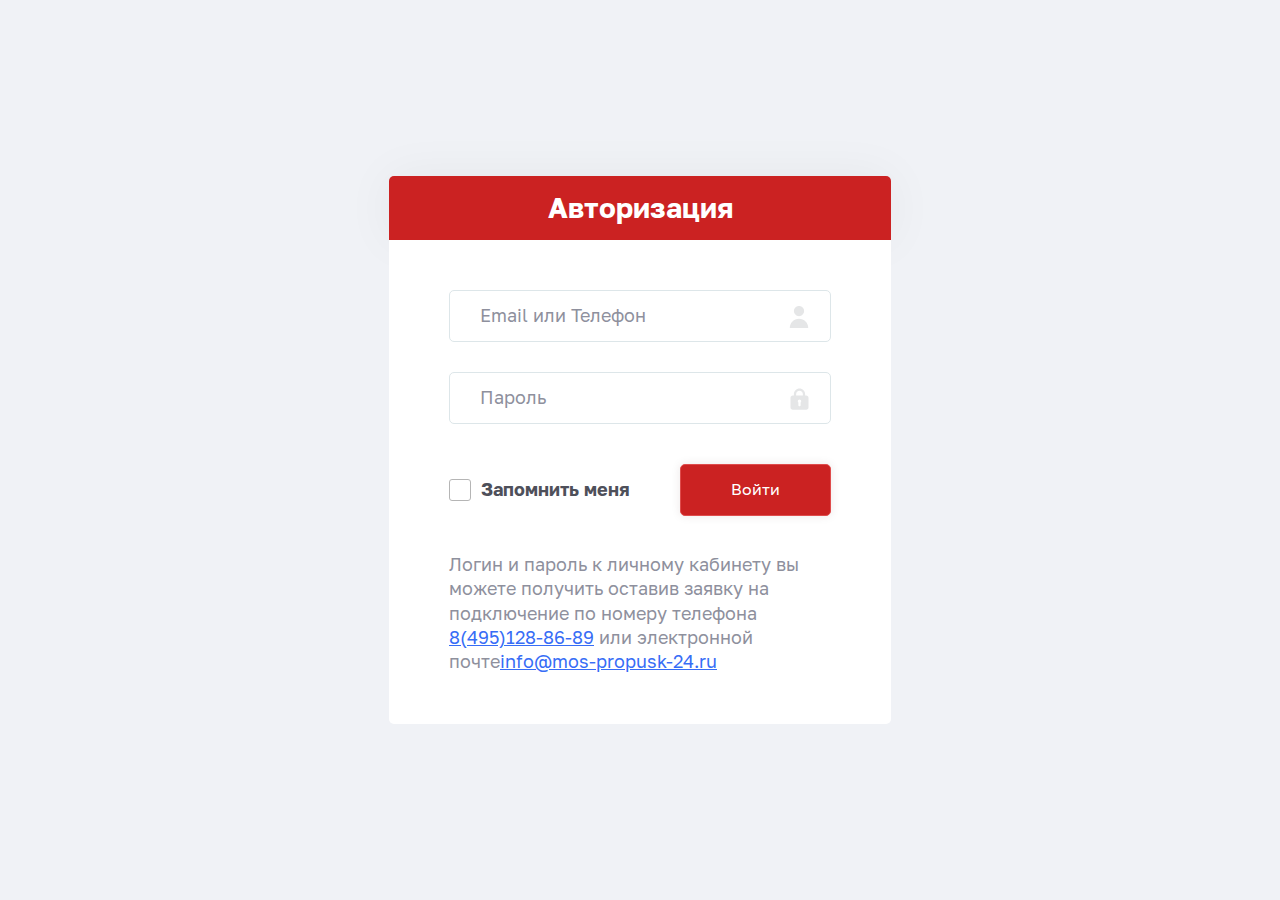
<file: authorization/authorization.html>
<!DOCTYPE html>
<html lang="en">
<head>
    <meta charset="UTF-8">
    <meta http-equiv="X-UA-Compatible" content="IE=edge">
    <meta name="viewport" content="width=device-width, initial-scale=1.0">
    <link rel="stylesheet" href="../css/style.css">
    <title>Document</title>
</head>
<body>
    <div class="wrapper">
        <div class="pop-up-use">
            <div class="pop-up-content">
                <div class="pop-up-top">
                    <div class="pop-up-title">Авторизация</div>
                </div>
                <form action="#" class="pop-up-form">
                    <div class="pop-up-inputs">
                        <div class="pop-up-block">
                            <div class="pop-up-input">
                                <input class="pop-up-input-text _tc-text" placeholder="Email или Телефон" type="text">
                                <svg width="20" height="22" viewBox="0 0 20 22" fill="none" xmlns="http://www.w3.org/2000/svg">
                                    <g clip-path="url(#clip0_337_330)">
                                    <path d="M10.0001 10.2029C12.8176 10.2029 15.1016 7.9189 15.1016 5.10145C15.1016 2.284 12.8176 0 10.0001 0C7.18268 0 4.89868 2.284 4.89868 5.10145C4.89868 7.9189 7.18268 10.2029 10.0001 10.2029Z" fill="#E5E6E7"/>
                                    <path d="M10 12.7536C4.8934 12.7536 0.753662 16.8934 0.753662 22H19.2464C19.2464 16.8934 15.1067 12.7536 10 12.7536Z" fill="#E5E6E7"/>
                                    </g>
                                    <defs>
                                    <clipPath id="clip0_337_330">
                                    <rect width="20" height="22" fill="white"/>
                                    </clipPath>
                                    </defs>
                                    </svg>
                                    
                            </div>
                        </div>
                        <div class="pop-up-block">
                            <div class="pop-up-input">
                                <input class="pop-up-input-text _tc-text" placeholder="Пароль" type="password">
                                <svg width="19" height="22" viewBox="0 0 19 22" fill="none" xmlns="http://www.w3.org/2000/svg">
                                    <g clip-path="url(#clip0_337_355)">
                                    <path d="M16.25 7.5625H15.125V6.15625C15.125 3.05463 12.6016 0.53125 9.5 0.53125C6.39838 0.53125 3.875 3.05463 3.875 6.15625V7.5625H2.75C1.50688 7.5625 0.5 8.56938 0.5 9.8125V19.375C0.5 20.6181 1.50688 21.625 2.75 21.625H16.25C17.4931 21.625 18.5 20.6181 18.5 19.375V9.8125C18.5 8.56938 17.4931 7.5625 16.25 7.5625ZM6.125 6.15625C6.125 4.29494 7.63869 2.78125 9.5 2.78125C11.3613 2.78125 12.875 4.29494 12.875 6.15625V7.5625H6.125V6.15625ZM10.625 14.4419V17.125C10.625 17.7437 10.1187 18.25 9.5 18.25C8.88125 18.25 8.375 17.7437 8.375 17.125V14.4419C8.02625 14.1381 7.8125 13.6881 7.8125 13.1875C7.8125 12.2537 8.56625 11.5 9.5 11.5C10.4338 11.5 11.1875 12.2537 11.1875 13.1875C11.1875 13.6881 10.9738 14.1381 10.625 14.4419Z" fill="#E5E6E7"/>
                                    </g>
                                    <defs>
                                    <clipPath id="clip0_337_355">
                                    <rect width="19" height="22" fill="white"/>
                                    </clipPath>
                                    </defs>
                                    </svg>
                                    
                            </div>
                        </div>
                    </div>
                    <div class="pop-up-form-buttons">
                        <input type="checkbox" id="checkbox-user" />
                        <label for="checkbox-user">Запомнить меня</label>
                        <button type="button" class="tc-body-btn-red _tc-text pop-up-thanks-open">
                            Войти
                        </button>
                        
                    </div>
                    <div class="pop-up-use-text">Логин и пароль к личному кабинету вы можете получить оставив заявку на подключение по номеру телефона <a href="#">8(495)128-86-89</a> или электронной почте<a href="#">info@mos-propusk-24.ru</a></div>
                </form>

            </div>
        </div>
    </div>

    <script src="../js/script.js"></script>
</body>
</html>
</file>
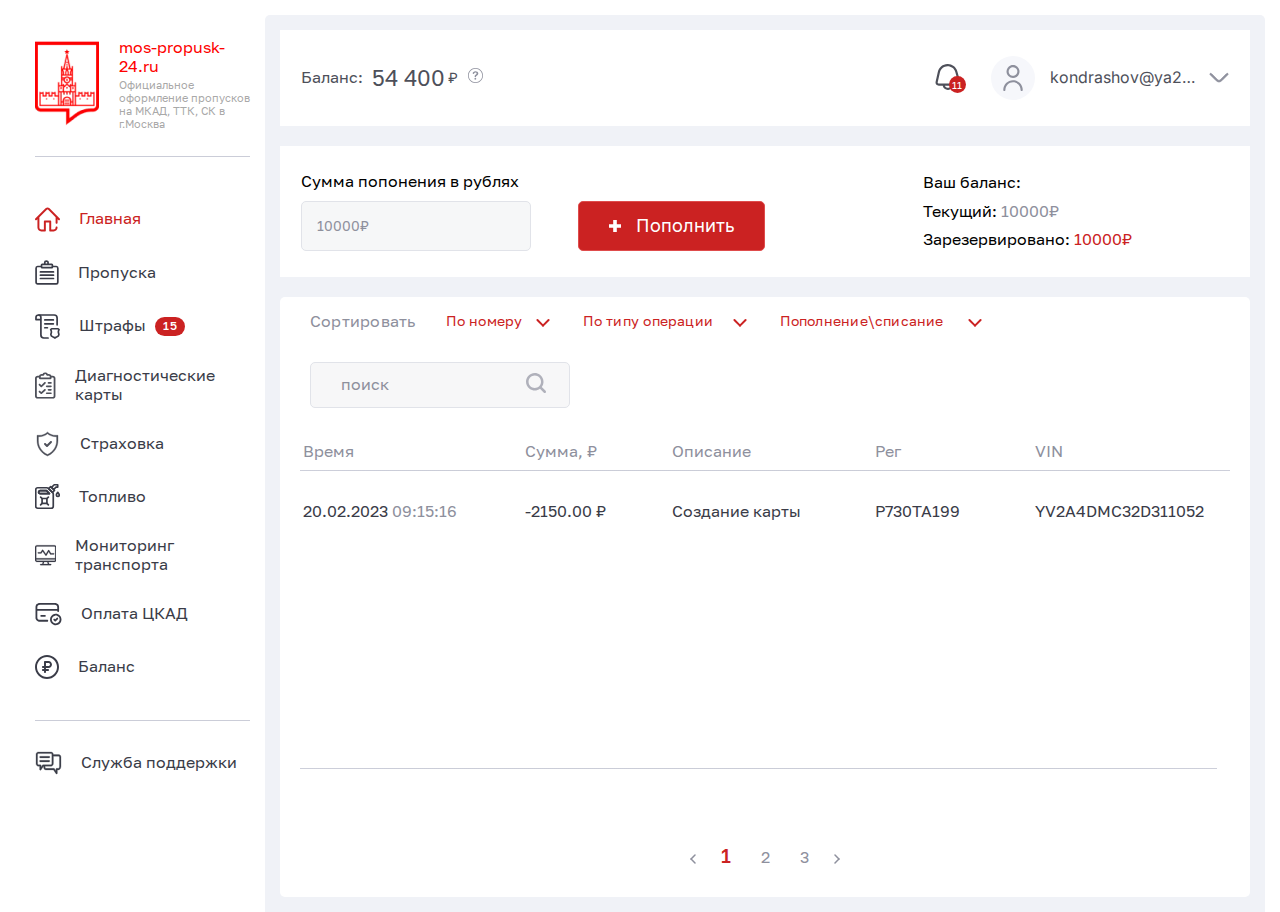
<file: balance/balance.html>
<!DOCTYPE html>
<html lang="en">
<head>
    <meta charset="UTF-8">
    <meta http-equiv="X-UA-Compatible" content="IE=edge">
    <meta name="viewport" content="width=device-width, initial-scale=1.0">
    <link rel="stylesheet" href="../css/style.css">
    <title>Document</title>
</head>
<body>
    <div class="wrapper">
        <main class="tc">
            <div class="container">
                <div class="tc-content">
                    <div class="tc-one">
                        <div class="tc-logo">
                            <div class="tc-logo-img">
                                <img src="../img/logo.png" alt="Логотип">
                            </div>
                            <div class="tc-texts">
                                <div class="tc-texts-title">mos-propusk-24.ru</div>
                                <div class="tc-texts-text">Официальное оформление пропусков на МКАД, ТТК, СК в г.Москва</div>
                            </div>
                        </div>
                        <nav class="tc-nav">
                            <ul class="tc-list">
                                <li class="tc-link-active"><a href="#" class="tc-link tc-link-one _tc-text">
                                    <svg width="25" height="29" viewBox="0 0 25 29" fill="none" xmlns="http://www.w3.org/2000/svg">
                                        <g clip-path="url(#clip0_73_1042)">
                                        <path d="M24.7162 13.5436L14.5409 3.30129C14.5279 3.2881 14.5143 3.27531 14.5006 3.26291C13.3895 2.2653 11.7105 2.26174 10.5952 3.25466C10.5813 3.26701 10.5679 3.27976 10.5547 3.29284L0.286713 13.5406C-0.0950251 13.9217 -0.0956599 14.54 0.285346 14.9217C0.666401 15.3035 1.28471 15.3041 1.6664 14.9231L2.4414 14.1496V22.5815C2.4414 24.7354 4.19374 26.4877 6.34765 26.4877H9.86328C10.4026 26.4877 10.8398 26.0505 10.8398 25.5112V17.5522H14.2578V25.5112C14.2578 26.0505 14.695 26.4877 15.2344 26.4877H18.6523C20.8062 26.4877 22.5586 24.7354 22.5586 22.5815C22.5586 22.0421 22.1214 21.6049 21.582 21.6049C21.0427 21.6049 20.6055 22.0421 20.6055 22.5815C20.6055 23.6584 19.7293 24.5346 18.6523 24.5346H16.2109V16.5756C16.2109 16.0362 15.7737 15.599 15.2344 15.599H9.86328C9.32392 15.599 8.88671 16.0362 8.88671 16.5756V24.5346H6.34765C5.2707 24.5346 4.39453 23.6584 4.39453 22.5815V12.2299C4.39453 12.2201 4.39438 12.2104 4.39409 12.2008L11.9114 4.69826C12.2773 4.38757 12.8139 4.38874 13.1784 4.70095L20.6055 12.177V17.6987C20.6055 18.238 21.0427 18.6752 21.582 18.6752C22.1214 18.6752 22.5586 18.238 22.5586 17.6987V14.143L23.3307 14.9202C23.5215 15.1123 23.7724 15.2085 24.0234 15.2085C24.2723 15.2085 24.5212 15.1139 24.7117 14.9247C25.0943 14.5446 25.0964 13.9262 24.7162 13.5436Z" fill="#3A3C48"/>
                                        </g>
                                        <defs>
                                        <clipPath id="clip0_73_1042">
                                        <rect width="25" height="29" fill="white"/>
                                        </clipPath>
                                        </defs>
                                    </svg>
                                    Главная
                                </a></li>
                                <li><a href="#" class="tc-link tc-link-two _tc-text">
                                    <svg width="24" height="28" viewBox="0 0 24 28" fill="none" xmlns="http://www.w3.org/2000/svg">
                                        <g clip-path="url(#clip0_73_965)">
                                        <mask id="mask0_73_965" style="mask-type:luminance" maskUnits="userSpaceOnUse" x="0" y="1" width="25" height="25">
                                        <path d="M0 1H25V26H0V1Z" fill="white"/>
                                        </mask>
                                        <g mask="url(#mask0_73_965)">
                                        <path d="M7.09591 5.34782H16.8185C17.1341 5.34782 17.3912 5.64979 17.3912 6.01801V7.94031C17.3912 8.3086 17.1341 8.60869 16.8185 8.60869H7.09591C6.78035 8.60869 6.52167 8.3086 6.52167 7.94031V6.01801C6.52167 5.64979 6.78035 5.34782 7.09591 5.34782Z" stroke="#3A3C48" stroke-width="1.7" stroke-miterlimit="10" stroke-linecap="round" stroke-linejoin="round"/>
                                        <path d="M17.6501 7.52174L21.3206 7.52174C22.1485 7.52174 22.826 8.27092 22.826 9.18623V23.2499C22.826 24.1653 22.1485 24.913 21.3206 24.913H2.59111C1.76449 24.913 1.08691 24.1653 1.08691 23.2499V9.18623C1.08691 8.27092 1.76449 7.52174 2.59111 7.52174L6.05487 7.52174" stroke="#3A3C48" stroke-width="1.7" stroke-miterlimit="10" stroke-linecap="round" stroke-linejoin="round"/>
                                        <path d="M13.0435 4.72705V3.22528C13.0435 2.59927 12.3093 2.08696 11.4123 2.08696C10.5153 2.08696 9.78119 2.59927 9.78119 3.22528V4.72705" stroke="#3A3C48" stroke-width="1.7" stroke-miterlimit="10" stroke-linecap="round" stroke-linejoin="round"/>
                                        <path d="M5.43475 12.9565H18.4782" stroke="#3A3C48" stroke-width="1.7" stroke-miterlimit="10" stroke-linecap="round" stroke-linejoin="round"/>
                                        <path d="M5.43475 16.2174H18.4782" stroke="#3A3C48" stroke-width="1.7" stroke-miterlimit="10" stroke-linecap="round" stroke-linejoin="round"/>
                                        <path d="M5.43475 19.4783H18.4782" stroke="#3A3C48" stroke-width="1.7" stroke-miterlimit="10" stroke-linecap="round" stroke-linejoin="round"/>
                                        </g>
                                        </g>
                                        <defs>
                                        <clipPath id="clip0_73_965">
                                        <rect width="24" height="28" fill="white"/>
                                        </clipPath>
                                        </defs>
                                    </svg>
                                    Пропуска
                                </a></li>
                                <li><a href="#" class="tc-link tc-link-two _tc-text">
                                    <svg width="25" height="29" viewBox="0 0 25 29" fill="none" xmlns="http://www.w3.org/2000/svg">
                                        <path d="M18.354 7.95703H9.81445" stroke="#3A3C48" stroke-width="1.7" stroke-miterlimit="10" stroke-linecap="round" stroke-linejoin="round"/>
                                        <path d="M18.354 11.8633H9.81445" stroke="#3A3C48" stroke-width="1.7" stroke-miterlimit="10" stroke-linecap="round" stroke-linejoin="round"/>
                                        <path d="M12.3969 15.7695H9.81445" stroke="#3A3C48" stroke-width="1.7" stroke-miterlimit="10" stroke-linecap="round" stroke-linejoin="round"/>
                                        <mask id="mask0_73_1047" style="mask-type:luminance" maskUnits="userSpaceOnUse" x="0" y="2" width="25" height="25">
                                        <path d="M0 2H25V27H0V2Z" fill="white"/>
                                        </mask>
                                        <g mask="url(#mask0_73_1047)">
                                        <path d="M19.873 26.0234C20.9415 24.6715 23.877 25.1836 23.877 22.6847C23.877 21.6196 23.3398 20.9771 23.3398 19.8711C23.3398 18.9903 24.0234 17.6459 24.0234 17.6459L23.1194 16.7447H16.6267L15.7227 17.6459C15.7227 17.6459 16.4062 18.9978 16.4062 19.8785C16.4062 20.9846 15.8691 21.638 15.8691 22.7031C15.8691 25.2021 18.8046 24.6715 19.873 26.0234Z" stroke="#3A3C48" stroke-width="1.7" stroke-miterlimit="10" stroke-linecap="round" stroke-linejoin="round"/>
                                        <path d="M5.66406 7.56641H0.976562V5.44253C0.976562 4.08067 2.08066 2.97661 3.44253 2.97676H3.44258C4.80435 2.97686 5.9082 4.08081 5.9082 5.44253V23.0938C5.9082 24.7118 7.21987 26.0234 8.83789 26.0234H13.0859" stroke="#3A3C48" stroke-width="1.7" stroke-miterlimit="10" stroke-linecap="round" stroke-linejoin="round"/>
                                        <path d="M3.95526 2.97656L19.1895 2.97671C20.8075 2.97671 22.1192 4.28838 22.1192 5.9064V12.8398" stroke="#3A3C48" stroke-width="1.7" stroke-miterlimit="10" stroke-linecap="round" stroke-linejoin="round"/>
                                        </g>
                                    </svg>
                                    Штрафы
                                    <span>15</span>
                                </a></li>
                                <li><a href="#" class="tc-link tc-link-one _tc-text">
                                    <svg width="23" height="29" viewBox="0 0 23 29" fill="none" xmlns="http://www.w3.org/2000/svg">
                                        <g clip-path="url(#clip0_73_1075)">
                                        <path d="M19.47 3.78263H17.9797C17.571 2.68193 16.4707 1.89129 15.18 1.89129H14.0204C13.6118 0.790477 12.5107 0 11.22 0C9.92926 0 8.82818 0.790477 8.41962 1.89129H7.26001C5.96936 1.89129 4.86898 2.68193 4.46031 3.78257H2.97C1.33234 3.78263 0 5.05529 0 6.61959V26.163C0 27.7273 1.33234 29 2.97 29H19.47C21.1077 29 22.44 27.7273 22.44 26.163V6.61959C22.44 5.05529 21.1077 3.78263 19.47 3.78263ZM6.26999 4.72825C6.26999 4.20681 6.71413 3.78257 7.26001 3.78257H9.24C9.78671 3.78257 10.23 3.35919 10.23 2.8369C10.23 2.31547 10.6741 1.89123 11.22 1.89123C11.7659 1.89123 12.2101 2.31547 12.2101 2.8369C12.2101 3.35913 12.6533 3.78257 13.2001 3.78257H15.18C15.7259 3.78257 16.17 4.20681 16.17 4.72825V5.67392H6.26999V4.72825ZM20.46 26.163C20.46 26.6845 20.0158 27.1087 19.4699 27.1087H2.97C2.42412 27.1087 1.97998 26.6845 1.97998 26.163V6.61959C1.97998 6.09816 2.42412 5.67392 2.97 5.67392H4.29001V6.61959C4.29001 7.14182 4.73325 7.56526 5.28003 7.56526H17.16C17.7068 7.56526 18.1501 7.14187 18.1501 6.61959V5.67392H19.4701C20.016 5.67392 20.4601 6.09816 20.4601 6.61959V26.163H20.46Z" fill="#4E505A"/>
                                        <path d="M11.59 10.9943C11.2035 10.6251 10.5766 10.6251 10.19 10.9943L6.92996 14.1083L5.64998 12.8857C5.26342 12.5164 4.63654 12.5164 4.24992 12.8857C3.86331 13.2549 3.86331 13.8537 4.24992 14.223L6.22996 16.1143C6.61658 16.4836 7.24341 16.4836 7.63002 16.1143L11.59 12.3317C11.9767 11.9624 11.9767 11.3636 11.59 10.9943Z" fill="#4E505A"/>
                                        <path d="M11.59 18.5595C11.2035 18.1903 10.5766 18.1903 10.19 18.5595L6.93002 21.6735L5.65004 20.4509C5.26349 20.0816 4.6366 20.0816 4.24998 20.4509C3.86337 20.8201 3.86337 21.4189 4.24998 21.7882L6.23003 23.6795C6.61664 24.0488 7.24347 24.0488 7.63008 23.6795L11.5901 19.8969C11.9767 19.5276 11.9767 18.9288 11.59 18.5595Z" fill="#4E505A"/>
                                        <path d="M17.49 10.7174H14.85C14.3033 10.7174 13.86 11.1408 13.86 11.663C13.86 12.1853 14.3032 12.6087 14.85 12.6087H17.49C18.0367 12.6087 18.48 12.1853 18.48 11.663C18.48 11.1408 18.0367 10.7174 17.49 10.7174Z" fill="#4E505A"/>
                                        <path d="M17.49 14.5H12.87C12.3233 14.5 11.88 14.9234 11.88 15.4457C11.88 15.9679 12.3232 16.3913 12.87 16.3913H17.49C18.0367 16.3913 18.48 15.968 18.48 15.4457C18.48 14.9234 18.0367 14.5 17.49 14.5Z" fill="#4E505A"/>
                                        <path d="M17.49 18.2826H14.85C14.3033 18.2826 13.86 18.706 13.86 19.2283C13.86 19.7506 14.3032 20.174 14.85 20.174H17.49C18.0367 20.174 18.48 19.7506 18.48 19.2283C18.48 18.706 18.0367 18.2826 17.49 18.2826Z" fill="#4E505A"/>
                                        <path d="M17.49 22.0652H12.87C12.3233 22.0652 11.88 22.4886 11.88 23.0109C11.88 23.5332 12.3232 23.9566 12.87 23.9566H17.49C18.0367 23.9566 18.48 23.5332 18.48 23.0109C18.48 22.4886 18.0367 22.0652 17.49 22.0652Z" fill="#4E505A"/>
                                        </g>
                                        <defs>
                                        <clipPath id="clip0_73_1075">
                                        <rect width="23" height="29" fill="white"/>
                                        </clipPath>
                                        </defs>
                                    </svg>
                                    Диагностические карты
                                </a></li>
                                <li><a href="#" class="tc-link tc-link-one _tc-text">
                                    <svg width="26" height="28" viewBox="0 0 26 28" fill="none" xmlns="http://www.w3.org/2000/svg">
                                        <path d="M20.5098 5.2917C17.7412 5.2917 15.0798 4.28487 13.0156 2.45675L12.5 2L11.9844 2.45675C9.9203 4.28492 7.25875 5.29175 4.4902 5.29175H2V10.6979C2 13.8285 2.89786 16.8786 4.59655 19.5183C6.29524 22.1579 8.7072 24.2513 11.5717 25.572L12.5 26L13.4283 25.572C16.2928 24.2513 18.7048 22.158 20.4035 19.5183C22.1021 16.8786 23 13.8285 23 10.6979V5.2917H20.5098ZM21.5803 10.6978C21.5803 13.56 20.7594 16.3485 19.2064 18.7618C17.6534 21.1752 15.4483 23.089 12.8293 24.2965L12.5 24.4483L12.1706 24.2965C9.55169 23.089 7.3466 21.1752 5.79356 18.7618C4.24057 16.3484 3.41973 13.56 3.41973 10.6978V6.69847H4.49025C7.41912 6.69847 10.2415 5.69811 12.5 3.87013C14.7585 5.69802 17.5809 6.69847 20.5098 6.69847H21.5804V10.6978H21.5803Z" fill="#4E505A" stroke="#3A3C48" stroke-width="0.3"/>
                                        <path d="M16.7071 11.2928C16.3167 10.9024 15.6834 10.9024 15.2929 11.2928L12 14.5858L10.7071 13.2929C10.3166 12.9024 9.68341 12.9024 9.29289 13.2929C8.90237 13.6834 8.90237 14.3166 9.29289 14.7071L11.2929 16.7071C11.6834 17.0976 12.3166 17.0976 12.7071 16.7071L16.7071 12.7071C17.0976 12.3166 17.0976 11.6834 16.7071 11.2928Z" fill="#4E505A"/>
                                    </svg>
                                    Страховка
                                </a></li>
                                <li><a href="#" class="tc-link tc-link-two _tc-text">
                                    <svg width="25" height="28" viewBox="0 0 25 28" fill="none" xmlns="http://www.w3.org/2000/svg">
                                        <mask id="mask0_73_997" style="mask-type:luminance" maskUnits="userSpaceOnUse" x="0" y="1" width="25" height="25">
                                        <path d="M0 1H25V26H0V1Z" fill="white"/>
                                        </mask>
                                        <g mask="url(#mask0_73_997)">
                                        <path d="M13.3165 5.32821L17.6966 9.70833C18.0629 10.0746 18.2686 10.5714 18.2686 11.0894V23.3144C18.2686 24.3931 17.3942 25.2676 16.3155 25.2676H2.68555C1.60688 25.2676 0.732422 24.3931 0.732422 23.3144V6.70926C0.732422 5.6306 1.60688 4.75614 2.68555 4.75614H11.9354C12.4534 4.75614 12.9502 4.96195 13.3165 5.32821Z" stroke="#3A3C48" stroke-width="1.7" stroke-miterlimit="10" stroke-linecap="round" stroke-linejoin="round"/>
                                        <path d="M15.6792 3.54769L19.4771 7.34564L17.4055 9.41722L13.6075 5.61928L15.6792 3.54769Z" stroke="#3A3C48" stroke-width="1.7" stroke-miterlimit="10" stroke-linecap="round" stroke-linejoin="round"/>
                                        <path d="M5.10596 7.68588H11.5309L14.4186 10.5736H5.10596C4.30854 10.5736 3.66211 9.92719 3.66211 9.12973C3.66211 8.33231 4.30854 7.68588 5.10596 7.68588Z" stroke="#3A3C48" stroke-width="1.7" stroke-miterlimit="10" stroke-linecap="round" stroke-linejoin="round"/>
                                        <path d="M5.10596 7.68588H11.5309L14.4186 10.5736H5.10596C4.30854 10.5736 3.66211 9.92719 3.66211 9.12973C3.66211 8.33231 4.30854 7.68588 5.10596 7.68588Z" stroke="#3A3C48" stroke-width="1.7" stroke-miterlimit="10" stroke-linecap="round" stroke-linejoin="round"/>
                                        <path d="M22.7051 1.73242V4.03091H21.0658L18.6141 6.48262L16.5425 4.41099L19.221 1.73242H22.7051Z" stroke="#3A3C48" stroke-width="1.7" stroke-miterlimit="10" stroke-linecap="round" stroke-linejoin="round"/>
                                        <path d="M24.2676 11.9863C24.2676 12.7953 23.6117 13.4512 22.8027 13.4512C21.9937 13.4512 21.3379 12.7953 21.3379 11.9863C21.3379 11.1773 22.8027 9.34961 22.8027 9.34961C22.8027 9.34961 24.2676 11.1773 24.2676 11.9863Z" stroke="#3A3C48" stroke-width="1.7" stroke-miterlimit="10" stroke-linecap="round" stroke-linejoin="round"/>
                                        <path d="M7.08527 15.5053H11.9158V20.3359H7.08527V15.5053Z" stroke="#3A3C48" stroke-width="1.7" stroke-miterlimit="10" stroke-linecap="round" stroke-linejoin="round"/>
                                        <path d="M11.9158 15.5053L13.3807 14.0405" stroke="#3A3C48" stroke-width="1.7" stroke-miterlimit="10" stroke-linecap="round" stroke-linejoin="round"/>
                                        <path d="M7.08527 15.5053L5.62042 14.0405" stroke="#3A3C48" stroke-width="1.7" stroke-miterlimit="10" stroke-linecap="round" stroke-linejoin="round"/>
                                        <path d="M11.9158 20.3359L13.3807 21.8008" stroke="#3A3C48" stroke-width="1.7" stroke-miterlimit="10" stroke-linecap="round" stroke-linejoin="round"/>
                                        <path d="M7.08527 20.3359L5.62042 21.8008" stroke="#3A3C48" stroke-width="1.7" stroke-miterlimit="10" stroke-linecap="round" stroke-linejoin="round"/>
                                        </g>
                                    </svg>
                                    Топливо
                                </a></li>
                                <li><a href="#" class="tc-link tc-link-one _tc-text">
                                    <svg width="24" height="28" viewBox="0 0 24 28" fill="none" xmlns="http://www.w3.org/2000/svg">
                                        <g clip-path="url(#clip0_73_1027)">
                                        <path d="M21.7969 3H2.20312C0.988312 3 0 3.95914 0 5.13809V19.6953C0 20.8742 0.988312 21.8334 2.20312 21.8334H8.805L8.10188 24.1079H6.375C5.98669 24.1079 5.67188 24.4134 5.67188 24.7903C5.67188 25.1671 5.98669 25.4727 6.375 25.4727H17.625C18.0133 25.4727 18.3281 25.1671 18.3281 24.7903C18.3281 24.4134 18.0133 24.1079 17.625 24.1079H15.8981L15.195 21.8334H21.7969C23.0117 21.8334 24 20.8742 24 19.6953V5.13809C24 3.95914 23.0117 3 21.7969 3ZM2.20312 4.36474H21.7969C22.2363 4.36474 22.5938 4.71165 22.5938 5.13809V17.5572H1.40625V5.13809C1.40625 4.71165 1.76372 4.36474 2.20312 4.36474ZM14.43 24.1079H9.57005L10.2732 21.8334H13.7269L14.43 24.1079ZM21.7969 20.4686H2.20312C1.76372 20.4686 1.40625 20.1217 1.40625 19.6953V18.9219H22.5938V19.6953C22.5938 20.1217 22.2363 20.4686 21.7969 20.4686Z" fill="#3A3C48" stroke="#3A3C48" stroke-width="0.2"/>
                                        <path d="M3.70312 12.2762H6.70312C6.94556 12.2762 7.17089 12.1549 7.29938 11.9554L8.5972 9.94023L11.7431 14.5198C12.0325 14.941 12.6794 14.9201 12.9386 14.4798L15.3429 10.3965L16.9752 13.0366C17.1023 13.2422 17.3311 13.368 17.5781 13.368H20.9531C21.3414 13.368 21.6562 13.0624 21.6562 12.6856C21.6562 12.3087 21.3414 12.0032 20.9531 12.0032H17.9762L15.931 8.69523C15.6537 8.24664 14.983 8.25715 14.7176 8.70774L12.2821 12.8441L9.16317 8.30382C8.87742 7.88785 8.25005 7.90432 7.98187 8.32066L6.31341 10.9114H3.70312C3.31481 10.9114 3 11.2169 3 11.5938C3 11.9706 3.31481 12.2762 3.70312 12.2762Z" fill="#3A3C48" stroke="#3A3C48" stroke-width="0.2"/>
                                        </g>
                                        <defs>
                                        <clipPath id="clip0_73_1027">
                                        <rect width="24" height="28" fill="white"/>
                                        </clipPath>
                                        </defs>
                                    </svg>
                                    Мониторинг транспорта
                                </a></li>
                                <li><a href="#" class="tc-link tc-link-one _tc-text">
                                    <svg width="27" height="28" viewBox="0 0 27 28" fill="none" xmlns="http://www.w3.org/2000/svg">
                                        <path d="M12.2916 19.8438H5.04165C3.13611 19.8438 2.3229 19.0305 2.3229 17.125V10.7813H22.2604V11.0833C22.2604 11.3237 22.3559 11.5542 22.5258 11.7242C22.6958 11.8941 22.9263 11.9896 23.1667 11.9896C23.407 11.9896 23.6375 11.8941 23.8075 11.7242C23.9774 11.5542 24.0729 11.3237 24.0729 11.0833V7.45834C24.1439 6.84612 24.0755 6.22579 23.8728 5.64374C23.6702 5.06169 23.3386 4.53299 22.9028 4.09719C22.467 3.66139 21.9383 3.32977 21.3562 3.12715C20.7742 2.92452 20.1539 2.85613 19.5417 2.92709H5.04165C4.42944 2.85613 3.8091 2.92452 3.22705 3.12715C2.645 3.32977 2.1163 3.66139 1.6805 4.09719C1.2447 4.53299 0.913088 5.06169 0.710461 5.64374C0.507834 6.22579 0.439441 6.84612 0.5104 7.45834V17.125C0.439441 17.7372 0.507834 18.3576 0.710461 18.9396C0.913088 19.5217 1.2447 20.0504 1.6805 20.4862C2.1163 20.9219 2.645 21.2536 3.22705 21.4562C3.8091 21.6588 4.42944 21.7272 5.04165 21.6563H12.2916C12.532 21.6563 12.7625 21.5608 12.9325 21.3908C13.1024 21.2209 13.1979 20.9904 13.1979 20.75C13.1979 20.5097 13.1024 20.2791 12.9325 20.1092C12.7625 19.9392 12.532 19.8438 12.2916 19.8438ZM5.04165 4.73959H19.5417C21.4472 4.73959 22.2604 5.5528 22.2604 7.45834V8.96875H2.3229V7.45834C2.3229 5.5528 3.13611 4.73959 5.04165 4.73959ZM9.87498 15.0104C10.1153 15.0104 10.3458 15.1059 10.5158 15.2759C10.6858 15.4458 10.7812 15.6763 10.7812 15.9167C10.7812 16.157 10.6858 16.3875 10.5158 16.5575C10.3458 16.7274 10.1153 16.8229 9.87498 16.8229H6.24998C6.00963 16.8229 5.77912 16.7274 5.60917 16.5575C5.43921 16.3875 5.34373 16.157 5.34373 15.9167C5.34373 15.6763 5.43921 15.4458 5.60917 15.2759C5.77912 15.1059 6.00963 15.0104 6.24998 15.0104H9.87498ZM20.75 13.8021C19.6148 13.8021 18.5051 14.1387 17.5612 14.7694C16.6174 15.4001 15.8817 16.2965 15.4473 17.3452C15.0129 18.394 14.8992 19.548 15.1207 20.6614C15.3421 21.7748 15.8888 22.7975 16.6915 23.6002C17.4942 24.4029 18.5169 24.9495 19.6302 25.171C20.7436 25.3924 21.8977 25.2788 22.9464 24.8444C23.9952 24.4099 24.8916 23.6743 25.5223 22.7304C26.1529 21.7865 26.4896 20.6769 26.4896 19.5417C26.4876 18.02 25.8823 16.5613 24.8064 15.4853C23.7304 14.4093 22.2716 13.804 20.75 13.8021ZM20.75 23.4688C19.9733 23.4688 19.214 23.2384 18.5682 22.8069C17.9224 22.3754 17.4191 21.7621 17.1218 21.0445C16.8246 20.3269 16.7468 19.5373 16.8984 18.7755C17.0499 18.0138 17.4239 17.314 17.9731 16.7648C18.5223 16.2156 19.2221 15.8416 19.9838 15.69C20.7456 15.5385 21.5352 15.6163 22.2528 15.9135C22.9704 16.2108 23.5837 16.7141 24.0152 17.3599C24.4467 18.0057 24.6771 18.765 24.6771 19.5417C24.6758 20.5828 24.2616 21.5809 23.5254 22.3171C22.7892 23.0533 21.7911 23.4675 20.75 23.4688ZM22.9008 17.8935C22.985 17.9777 23.0518 18.0776 23.0974 18.1876C23.143 18.2976 23.1665 18.4155 23.1665 18.5345C23.1665 18.6536 23.143 18.7715 23.0974 18.8815C23.0518 18.9915 22.985 19.0914 22.9008 19.1755L20.8877 21.1898C20.7174 21.3593 20.487 21.4545 20.2467 21.4545C20.0065 21.4545 19.776 21.3593 19.6057 21.1898L18.5991 20.1821C18.4391 20.0103 18.3519 19.7831 18.3561 19.5483C18.3602 19.3135 18.4553 19.0895 18.6214 18.9235C18.7874 18.7574 19.0114 18.6623 19.2462 18.6582C19.481 18.654 19.7082 18.7412 19.88 18.9013L20.2425 19.2638L21.6164 17.8899C21.7007 17.8054 21.801 17.7384 21.9113 17.6929C22.0217 17.6473 22.1399 17.624 22.2593 17.6243C22.3787 17.6247 22.4969 17.6486 22.607 17.6948C22.7171 17.741 22.8169 17.8085 22.9008 17.8935Z" fill="#3A3C48"/>
                                    </svg>
                                    Оплата ЦКАД
                                </a></li>
                                <li><a href="#" class="tc-link tc-link-one _tc-text">
                                    <svg width="24" height="28" viewBox="0 0 24 28" fill="none" xmlns="http://www.w3.org/2000/svg">
                                        <g clip-path="url(#clip0_73_1099)">
                                        <path d="M20.4835 5.51674C15.795 0.828269 8.20592 0.827565 3.51679 5.51674C-1.17173 10.2052 -1.17248 17.7943 3.51679 22.4834C8.20526 27.1719 15.7943 27.1726 20.4835 22.4834C25.1719 17.795 25.1727 10.2059 20.4835 5.51674ZM12.0001 24.0265C6.4715 24.0265 1.97364 19.5286 1.97364 14.0001C1.97364 8.47149 6.4715 3.97369 12.0001 3.97369C17.5287 3.97369 22.0265 8.47154 22.0265 14.0001C22.0265 19.5287 17.5287 24.0265 12.0001 24.0265Z" fill="#3A3C48"/>
                                        <path d="M13.5016 8.00916H9.99781C9.45357 8.00916 9.01238 8.45035 9.01238 8.99459V13.0146H7.99569C7.45145 13.0146 7.01025 13.4558 7.01025 14C7.01025 14.5442 7.45145 14.9854 7.99569 14.9854H9.01238V16.0178H7.99569C7.45145 16.0178 7.01025 16.459 7.01025 17.0032C7.01025 17.5475 7.45145 17.9887 7.99569 17.9887H9.01238V19.0054C9.01238 19.5496 9.45357 19.9908 9.99781 19.9908C10.5421 19.9908 10.9832 19.5496 10.9832 19.0054V17.9887H13.001C13.5453 17.9887 13.9865 17.5475 13.9865 17.0032C13.9865 16.459 13.5453 16.0178 13.001 16.0178H10.9832V14.9854H13.5016C15.4249 14.9854 16.9897 13.4207 16.9897 11.4973C16.9897 9.57393 15.425 8.00916 13.5016 8.00916ZM13.5016 13.0145H10.9832V9.97998H13.5016C14.3382 9.97998 15.0188 10.6606 15.0188 11.4972C15.0188 12.3339 14.3382 13.0145 13.5016 13.0145Z" fill="#3A3C48"/>
                                        </g>
                                        <defs>
                                        <clipPath id="clip0_73_1099">
                                        <rect width="24" height="28" fill="white"/>
                                        </clipPath>
                                        </defs>
                                    </svg>
                                    Баланс
                                </a></li>
                            </ul>
                        </nav>
                        <a href="#" class="tc-link tc-link-one _tc-text">
                            <svg width="27" height="24" viewBox="0 0 27 24" fill="none" xmlns="http://www.w3.org/2000/svg">
                                <path d="M23.7666 3.5759H18.4038C18.3957 2.15405 17.3973 1.00006 16.1708 1.00006H3.2334C2.00191 1.00006 1 2.1634 1 3.59322V12.6226C1 14.0525 2.00191 15.2158 3.2334 15.2158H4.61387V18.4918C4.61387 18.8382 4.83868 19.144 5.16759 19.2449C5.24278 19.268 5.31934 19.2791 5.39508 19.2791C5.65055 19.2791 5.89601 19.1524 6.04381 18.9305L8.51798 15.2158H8.59616C8.60426 16.6377 8.59616 18.7494 10.8292 18.9367H18.482L20.9561 22.6514C21.1039 22.8734 21.3494 23.0001 21.6049 23.0001C21.6806 23.0001 21.7572 22.9889 21.8324 22.9659C22.1613 22.8649 22.3861 22.5592 22.3861 22.2127V18.9367H23.7666C24.9981 18.9367 26 16.6283 26 15.1985V6.16902C26 4.73914 24.9981 3.5759 23.7666 3.5759ZM6.17638 14.4285C6.17638 13.9937 5.82657 13.6413 5.39513 13.6413H3.2334C2.91607 13.6413 2.5625 13.2229 2.5625 12.6226V3.59322C2.5625 2.99293 2.91607 2.5746 3.2334 2.5746H16.1708C16.4882 2.5746 16.8417 2.99293 16.8417 3.59322V12.6226C16.8417 13.2229 16.4882 13.6413 16.1708 13.6413H8.10148C7.83121 13.6413 7.59308 13.7796 7.4528 13.9898L6.17643 15.9061L6.17638 14.4285ZM24.4375 15.1985C24.4375 15.7987 24.084 17.3622 23.7666 17.3622H21.6049C21.1734 17.3622 20.8236 17.7146 20.8236 18.1495V19.6271L19.5473 17.7107C19.3967 17.4846 19.15 17.3624 18.8986 17.3622C18.8986 17.3622 11.4995 17.3622 10.8292 17.3622C10.159 17.3622 10.1658 15.8066 10.159 15.2158H16.1708C17.4023 15.2158 18.4042 14.0525 18.4042 12.6226V5.15044H23.7666C24.084 5.15044 24.4375 5.56878 24.4375 6.16902V15.1985ZM14.1135 10.9121H5.23209C4.80064 10.9121 4.45084 10.5597 4.45084 10.1248C4.45084 9.69003 4.80064 9.33758 5.23209 9.33758H14.1135C14.5449 9.33758 14.8948 9.69003 14.8948 10.1248C14.8948 10.5597 14.5449 10.9121 14.1135 10.9121ZM4.50943 6.09108C4.50943 5.65626 4.85924 5.30381 5.29068 5.30381H14.1721C14.6035 5.30381 14.9533 5.65626 14.9533 6.09108C14.9533 6.5259 14.6035 6.87835 14.1721 6.87835H5.29068C4.85924 6.87835 4.50943 6.5259 4.50943 6.09108Z" fill="#3A3C48" stroke="#4E505A" stroke-width="0.3"/>
                            </svg>
                            Служба поддержки
                        </a>
                    </div>
                    <div class="tc-two">
                        <div class="tc-top tc-style">
                            <div class="tc-top-money _tc-text">
                                Баланс:
                                <span class="tc-top-total">54 400</span>
                                <p>₽</p>
                                <div class="tc-top-question">
                                    <svg width="15" height="15" viewBox="0 0 15 15" fill="none" xmlns="http://www.w3.org/2000/svg">
                                        <g clip-path="url(#clip0_73_835)">
                                        <path d="M7.45365 4.5388C8.1475 4.5388 8.56433 4.9089 8.56433 5.53322C8.56433 6.66708 6.54036 6.97961 6.54036 8.35572C6.54036 8.72582 6.78261 9.13031 7.28019 9.13031C8.04357 9.13031 7.95123 8.56357 8.229 8.15833C8.59872 7.61514 10.3225 7.0368 10.3225 5.53284C10.3225 3.90252 8.86565 3.21951 7.38486 3.21951C5.97436 3.21951 4.67825 4.22589 4.67825 5.35975C4.67825 5.82219 5.02555 6.06519 5.43042 6.06519C6.55157 6.06557 5.97361 4.5388 7.45365 4.5388Z" fill="#8E909D"/>
                                        <path d="M8.27497 10.8313C8.27497 10.3105 7.84692 9.88287 7.32653 9.88287C6.80615 9.88287 6.3781 10.3113 6.3781 10.8313C6.3781 11.3521 6.80615 11.7797 7.32653 11.7797C7.84692 11.7797 8.27497 11.3521 8.27497 10.8313Z" fill="#8E909D"/>
                                        <path d="M15 7.5C15 3.36457 11.6354 0 7.5 0C3.36457 0 0 3.36457 0 7.5C0 11.6354 3.36457 15 7.5 15C11.6354 15 15 11.6358 15 7.5ZM0.747682 7.5C0.747682 3.77692 3.77692 0.747682 7.5 0.747682C11.2231 0.747682 14.2523 3.77692 14.2523 7.5C14.2523 11.2231 11.2231 14.2523 7.5 14.2523C3.77692 14.2523 0.747682 11.2231 0.747682 7.5Z" fill="#8E909D"/>
                                        </g>
                                        <defs>
                                        <clipPath id="clip0_73_835">
                                        <rect width="15" height="15" fill="white"/>
                                        </clipPath>
                                        </defs>
                                    </svg>
                                    <div class="tc-top-question-block">
                                        <div class="tc-top-question-item">
                                            Основ. <span class="_tc-text">52 000 ₽</span>
                                        </div>
                                        <div class="tc-top-question-item">
                                            Основ. <span class="_tc-text">2 000 ₽</span>
                                        </div>
                                        <div class="tc-top-question-item">
                                            Основ. <span class="_tc-text">400 ₽</span>
                                        </div>
                                    </div>
                                </div>
                            </div>
                            <div class="tc-top-menu">
                                <div class="tc-top-container">
                                    <a href="#" class="tc-top-notice">
                                        <svg width="26" height="26" viewBox="0 0 26 26" fill="none" xmlns="http://www.w3.org/2000/svg">
                                            <path d="M25.1973 17.55L22.3806 7.39808C21.7791 5.22645 20.4686 3.3184 18.6575 1.9776C16.8464 0.636812 14.6389 -0.0596725 12.3863 -0.000999514C10.1336 0.0576735 7.96537 0.868132 6.22655 2.30139C4.48772 3.73464 3.27826 5.70833 2.79067 7.90833L0.612083 17.7125C0.506667 18.1875 0.509238 18.6801 0.619607 19.1539C0.729977 19.6278 0.945327 20.0708 1.24977 20.4503C1.55421 20.8298 1.93998 21.1361 2.37861 21.3467C2.81725 21.5572 3.29755 21.6665 3.78408 21.6667H7.69167C7.94031 22.8911 8.60462 23.992 9.57205 24.7827C10.5395 25.5735 11.7505 26.0054 13 26.0054C14.2495 26.0054 15.4605 25.5735 16.4279 24.7827C17.3954 23.992 18.0597 22.8911 18.3083 21.6667H22.0675C22.5681 21.6664 23.0619 21.5506 23.5104 21.3281C23.9588 21.1056 24.3498 20.7825 24.6529 20.384C24.9559 19.9856 25.1628 19.5225 25.2575 19.0309C25.3521 18.5393 25.3307 18.0325 25.1973 17.55ZM13 23.8333C12.3302 23.8306 11.6777 23.6209 11.1316 23.2331C10.5855 22.8452 10.1726 22.2981 9.94933 21.6667H16.0507C15.8274 22.2981 15.4145 22.8452 14.8684 23.2331C14.3223 23.6209 13.6698 23.8306 13 23.8333ZM22.9288 19.0721C22.8277 19.2061 22.6967 19.3145 22.5462 19.3889C22.3957 19.4632 22.2299 19.5012 22.0621 19.5H3.78408C3.62187 19.5 3.46173 19.4635 3.31548 19.3933C3.16924 19.3231 3.04063 19.221 2.93914 19.0944C2.83765 18.9679 2.76588 18.8202 2.72912 18.6622C2.69236 18.5042 2.69155 18.3399 2.72675 18.1816L4.90533 8.37741C5.28922 6.6508 6.23925 5.10206 7.60441 3.9774C8.96957 2.85273 10.6715 2.21668 12.4397 2.17036C14.2078 2.12404 15.9407 2.6701 17.3629 3.72175C18.7851 4.7734 19.8149 6.27027 20.2887 7.97441L23.1053 18.1263C23.1513 18.2869 23.1593 18.4559 23.1287 18.62C23.098 18.7842 23.0296 18.939 22.9288 19.0721Z" fill="#4E505A"/>
                                        </svg>
                                        <span class="tc-top-notice">11</span> 
                                    </a>
                                    <div class="tc-top-container-blocks">
                                        <div class="tc-top-container-block">
                                            <div class="tc-top-container-box tc-top-container-box-read">
                                                <span></span>
                                            </div>
                                            <div class="tc-top-container-box">
                                                <div class="tc-top-container-name">Администратор одобрил заявку на пропуск</div>
                                                <div class="tc-top-container-text">Ваша заявка на ГРЗ А000АА01 принята. Плановая дата выдачи:</div>
                                                <div class="tc-top-container-texts">
                                                    <div class="tc-top-container-data">23.12.2022</div>
                                                    <a href="" class="tc-top-container-link">Читать полностью</a>
                                                </div>
                                            </div>
                                        </div>
                                        <div class="tc-top-container-block">
                                            <div class="tc-top-container-box">
                                                <span></span>
                                            </div>
                                            <div class="tc-top-container-box">
                                                <div class="tc-top-container-name">Администратор одобрил заявку на пропуск</div>
                                                <div class="tc-top-container-text">Ваша заявка на ГРЗ А000АА01 принята. Плановая дата выдачи:</div>
                                                <div class="tc-top-container-texts">
                                                    <div class="tc-top-container-data">23.12.2022</div>
                                                    <a href="" class="tc-top-container-link">Читать полностью</a>
                                                </div>
                                            </div>
                                        </div>
                                        <div class="tc-top-container-block">
                                            <div class="tc-top-container-box tc-top-container-box-read">
                                                <span></span>
                                            </div>
                                            <div class="tc-top-container-box">
                                                <div class="tc-top-container-name">Администратор одобрил заявку на пропуск</div>
                                                <div class="tc-top-container-text">Ваша заявка на ГРЗ А000АА01 принята. Плановая дата выдачи:</div>
                                                <div class="tc-top-container-texts">
                                                    <div class="tc-top-container-data">23.12.2022</div>
                                                    <a href="" class="tc-top-container-link">Читать полностью</a>
                                                </div>
                                            </div>
                                        </div>
                                        <div class="tc-top-container-links">
                                            <a href="#">Смотреть все уведомления</a>
                                        </div>
                                        
                                    </div>
                                </div>
                                
                                <div class="tc-top-user">
                                    <div class="tc-top-user-img">
                                        <svg width="26" height="26" viewBox="0 0 26 26" fill="none" xmlns="http://www.w3.org/2000/svg">
                                            <g clip-path="url(#clip0_73_1108)">
                                            <path d="M13 13C14.2856 13 15.5423 12.6188 16.6112 11.9046C17.6801 11.1903 18.5132 10.1752 19.0052 8.98745C19.4972 7.79973 19.6259 6.49279 19.3751 5.23192C19.1243 3.97104 18.5052 2.81285 17.5962 1.90381C16.6872 0.994768 15.529 0.375703 14.2681 0.124899C13.0072 -0.125905 11.7003 0.00281636 10.5126 0.494786C9.32484 0.986756 8.30968 1.81988 7.59545 2.8888C6.88122 3.95772 6.5 5.21442 6.5 6.5C6.50172 8.22338 7.18709 9.87568 8.40571 11.0943C9.62432 12.3129 11.2766 12.9983 13 13ZM13 2.16667C13.8571 2.16667 14.6949 2.42082 15.4075 2.89697C16.1201 3.37312 16.6755 4.0499 17.0035 4.84171C17.3315 5.63352 17.4173 6.50481 17.2501 7.34539C17.0829 8.18598 16.6702 8.95811 16.0641 9.56413C15.4581 10.1702 14.686 10.5829 13.8454 10.7501C13.0048 10.9173 12.1335 10.8315 11.3417 10.5035C10.5499 10.1755 9.87312 9.62009 9.39697 8.90747C8.92081 8.19486 8.66667 7.35706 8.66667 6.5C8.66667 5.35073 9.12321 4.24853 9.93587 3.43587C10.7485 2.62322 11.8507 2.16667 13 2.16667Z" fill="#8E909D"/>
                                            <path d="M13 15.1667C10.415 15.1695 7.93673 16.1977 6.10888 18.0255C4.28102 19.8534 3.25287 22.3317 3.25 24.9167C3.25 25.204 3.36414 25.4795 3.5673 25.6827C3.77047 25.8859 4.04602 26 4.33333 26C4.62065 26 4.8962 25.8859 5.09937 25.6827C5.30253 25.4795 5.41667 25.204 5.41667 24.9167C5.41667 22.9054 6.21562 20.9766 7.63777 19.5544C9.05992 18.1323 10.9888 17.3333 13 17.3333C15.0112 17.3333 16.9401 18.1323 18.3622 19.5544C19.7844 20.9766 20.5833 22.9054 20.5833 24.9167C20.5833 25.204 20.6975 25.4795 20.9006 25.6827C21.1038 25.8859 21.3793 26 21.6667 26C21.954 26 22.2295 25.8859 22.4327 25.6827C22.6359 25.4795 22.75 25.204 22.75 24.9167C22.7471 22.3317 21.719 19.8534 19.8911 18.0255C18.0633 16.1977 15.585 15.1695 13 15.1667Z" fill="#8E909D"/>
                                            </g>
                                            <defs>
                                            <clipPath id="clip0_73_1108">
                                            <rect width="26" height="26" fill="white"/>
                                            </clipPath>
                                            </defs>
                                        </svg>
                                    </div>
                                    <div class="tc-top-user-names">
                                        <a href="#" class="tc-top-user-name _tc-text">kondrashov@ya23214</a>
                                        <div class="tc-top-user-arrow">
                                            <svg width="20" height="11" viewBox="0 0 20 11" fill="none" xmlns="http://www.w3.org/2000/svg">
                                                <path d="M18.9999 2.12251C19.0005 2.22122 18.9815 2.31906 18.9442 2.41044C18.9069 2.50182 18.8519 2.58493 18.7824 2.65501L12.6549 8.78251C12.3066 9.13174 11.8927 9.40881 11.4371 9.59786C10.9816 9.7869 10.4931 9.88422 9.99989 9.88422C9.50664 9.88422 9.01823 9.7869 8.56264 9.59786C8.10705 9.40881 7.69324 9.13174 7.34489 8.78251L1.21739 2.65501C1.14747 2.58508 1.092 2.50207 1.05415 2.4107C1.0163 2.31933 0.996826 2.22141 0.996826 2.12251C0.996826 2.02362 1.0163 1.92569 1.05415 1.83433C1.09199 1.74296 1.14747 1.65994 1.21739 1.59001C1.28732 1.52008 1.37034 1.46461 1.46171 1.42677C1.55307 1.38892 1.651 1.36944 1.74989 1.36944C1.84879 1.36944 1.94671 1.38892 2.03808 1.42677C2.12945 1.46461 2.21247 1.52008 2.28239 1.59001L8.40989 7.71751C8.83177 8.13886 9.40364 8.37553 9.99989 8.37553C10.5961 8.37553 11.168 8.13886 11.5899 7.71751L17.7174 1.59001C17.7871 1.51972 17.8701 1.46392 17.9615 1.42584C18.0529 1.38777 18.1509 1.36816 18.2499 1.36816C18.3489 1.36816 18.4469 1.38777 18.5383 1.42584C18.6297 1.46392 18.7127 1.51972 18.7824 1.59001C18.8519 1.66009 18.9069 1.7432 18.9442 1.83458C18.9815 1.92596 19.0005 2.02381 18.9999 2.12251Z" fill="#8E909D" stroke="#8E909D"/>
                                                </svg>
                                                
                                        </div>
                                    </div>
                                    <div class="tc-top-user-blocks">
                                        <a href="#" class="tc-top-user-block">
                                            <svg width="16" height="16" viewBox="0 0 16 16" fill="none" xmlns="http://www.w3.org/2000/svg">
                                                <path d="M8.00007 7.63435C10.0199 7.63435 11.6572 5.997 11.6572 3.97721C11.6572 1.95743 10.0199 0.320068 8.00007 0.320068C5.98028 0.320068 4.34293 1.95743 4.34293 3.97721C4.34293 5.997 5.98028 7.63435 8.00007 7.63435Z" fill="#4E505A"/>
                                                <path d="M8.77539 8.36572H7.22476C6.31514 8.3686 5.41499 8.55061 4.57572 8.90137C3.73644 9.25212 2.97447 9.76476 2.33331 10.41C1.69215 11.0552 1.18436 11.8204 0.838924 12.6619C0.493493 13.5034 0.317187 14.4047 0.320073 15.3143C0.320073 15.4113 0.358603 15.5043 0.427188 15.5729C0.495773 15.6415 0.588794 15.68 0.685787 15.68H15.3144C15.4159 15.6708 15.5101 15.6233 15.578 15.5473C15.6459 15.4713 15.6823 15.3723 15.6801 15.2704C15.6762 13.4404 14.9475 11.6864 13.6535 10.3923C12.3594 9.09828 10.6054 8.36959 8.77539 8.36572Z" fill="#4E505A"/>
                                            </svg>
                                            Профиль
                                        </a>
                                        <a href="#" class="tc-top-user-block">
                                            <svg width="16" height="16" viewBox="0 0 16 16" fill="none" xmlns="http://www.w3.org/2000/svg">
                                                <path d="M15.5206 9.75334L14.0499 8.60334C14.0686 8.426 14.0846 8.21869 14.0846 7.99934C14.0846 7.78 14.0692 7.57269 14.0499 7.39534L15.5219 6.24469C15.7953 6.02869 15.8699 5.64534 15.6959 5.32603L14.1666 2.68C14.0032 2.38134 13.6452 2.228 13.2819 2.362L11.5466 3.05866C11.2139 2.81866 10.8652 2.616 10.5046 2.454L10.2406 0.613344C10.1972 0.264 9.89324 0 9.53393 0H6.46727C6.10793 0 5.80462 0.264 5.76193 0.608L5.49727 2.45534C5.14793 2.61269 4.80462 2.81269 4.45727 3.06L2.71727 2.36134C2.39124 2.23534 2.00124 2.37666 1.83924 2.674L0.307928 5.32334C0.127272 5.62869 0.201928 6.02534 0.481272 6.24669L1.95193 7.39669C1.92858 7.62134 1.91727 7.81669 1.91727 8.00003C1.91727 8.18338 1.92862 8.37869 1.95193 8.60403L0.479928 9.75469C0.206584 9.97134 0.132584 10.3547 0.306584 10.6733L1.83593 13.3193C1.99927 13.6173 2.35393 13.772 2.72058 13.6373L4.45593 12.9407C4.78793 13.18 5.13658 13.3827 5.49727 13.5453L5.76127 15.3853C5.80458 15.736 6.10793 16 6.46793 16H9.53459C9.89393 16 10.1979 15.736 10.2406 15.392L10.5052 13.5453C10.8546 13.3873 11.1972 13.188 11.5452 12.94L13.2852 13.6387C13.3692 13.6713 13.4566 13.688 13.5466 13.688C13.8052 13.688 14.0432 13.5467 14.1632 13.3267L15.6992 10.6667C15.8699 10.3547 15.7952 9.97134 15.5206 9.75334ZM8.00059 10.6667C6.52993 10.6667 5.33393 9.47066 5.33393 8C5.33393 6.52934 6.52993 5.33334 8.00059 5.33334C9.47124 5.33334 10.6672 6.52934 10.6672 8C10.6672 9.47066 9.47124 10.6667 8.00059 10.6667Z" fill="#4E505A"/>
                                            </svg>
                                            Настройки
                                        </a>
                                        <a href="#" class="tc-top-user-block">
                                            <svg width="16" height="16" viewBox="0 0 16 16" fill="none" xmlns="http://www.w3.org/2000/svg">
                                                <g clip-path="url(#clip0_408_424)">
                                                <path d="M8 15.5C9.48336 15.5 10.9334 15.0601 12.1668 14.236C13.4001 13.4119 14.3614 12.2406 14.9291 10.8701C15.4968 9.49968 15.6453 7.99168 15.3559 6.53683C15.0665 5.08197 14.3522 3.7456 13.3033 2.6967C12.2544 1.64781 10.918 0.933503 9.46318 0.644114C8.00832 0.354725 6.50032 0.50325 5.12987 1.07091C3.75943 1.63856 2.58809 2.59986 1.76398 3.83323C0.939867 5.0666 0.5 6.51664 0.5 8C0.5 9.98913 1.29018 11.8968 2.6967 13.3033C4.10322 14.7098 6.01088 15.5 8 15.5ZM5.71967 8.94567C5.58706 8.94567 5.45988 8.89299 5.36611 8.79922C5.27235 8.70545 5.21967 8.57828 5.21967 8.44567C5.21967 8.31306 5.27235 8.18588 5.36611 8.09212C5.45988 7.99835 5.58706 7.94567 5.71967 7.94567H6.58833V4.707C6.58833 4.5744 6.64101 4.44722 6.73478 4.35345C6.82855 4.25968 6.95573 4.207 7.08833 4.207H8.41067C9.03905 4.207 9.6417 4.45663 10.086 4.90097C10.5304 5.3453 10.78 5.94795 10.78 6.57634C10.78 7.20472 10.5304 7.80737 10.086 8.25171C9.6417 8.69604 9.03905 8.94567 8.41067 8.94567H7.58833V9.538H9.79167C9.92428 9.538 10.0515 9.59068 10.1452 9.68445C10.239 9.77822 10.2917 9.9054 10.2917 10.038C10.2917 10.1706 10.239 10.2978 10.1452 10.3916C10.0515 10.4853 9.92428 10.538 9.79167 10.538H7.58833V11.2957C7.58833 11.4283 7.53566 11.5555 7.44189 11.6492C7.34812 11.743 7.22094 11.7957 7.08833 11.7957C6.95573 11.7957 6.82855 11.743 6.73478 11.6492C6.64101 11.5555 6.58833 11.4283 6.58833 11.2957V10.538H5.71967C5.58706 10.538 5.45988 10.4853 5.36611 10.3916C5.27235 10.2978 5.21967 10.1706 5.21967 10.038C5.21967 9.9054 5.27235 9.77822 5.36611 9.68445C5.45988 9.59068 5.58706 9.538 5.71967 9.538H6.58833V8.94567H5.71967Z" fill="#4E505A"/>
                                                <path d="M9.78032 6.57636C9.77988 6.21327 9.63542 5.86518 9.37864 5.60847C9.12187 5.35176 8.77374 5.20738 8.41065 5.20703H7.58832V7.9457H8.41065C8.77374 7.94534 9.12187 7.80097 9.37864 7.54426C9.63542 7.28755 9.77988 6.93946 9.78032 6.57636Z" fill="#4E505A"/>
                                                </g>
                                                <defs>
                                                <clipPath id="clip0_408_424">
                                                <rect width="16" height="16" fill="white"/>
                                                </clipPath>
                                                </defs>
                                            </svg>
                                            Баланс
                                        </a>
                                        <a href="#" class="tc-top-user-block">
                                            <svg width="16" height="16" viewBox="0 0 16 16" fill="none" xmlns="http://www.w3.org/2000/svg">
                                                <path d="M15.9491 7.07856C15.9151 6.99721 15.8665 6.92321 15.8045 6.86121L13.8051 4.86187C13.5445 4.60187 13.1231 4.60187 12.8625 4.86187C12.6018 5.12253 12.6018 5.54453 12.8625 5.80453L13.7245 6.66653H10.0004C9.63177 6.66653 9.33377 6.96518 9.33377 7.33318C9.33377 7.70118 9.63177 7.99984 10.0004 7.99984H13.7244L12.8624 8.86184C12.6018 9.1225 12.6018 9.5445 12.8624 9.8045C12.9924 9.93515 13.1631 9.99984 13.3338 9.99984C13.5045 9.99984 13.6751 9.93518 13.8051 9.8045L15.8045 7.80515C15.8665 7.74381 15.9151 7.66981 15.9491 7.58781C16.0164 7.42521 16.0164 7.24121 15.9491 7.07856Z" fill="#4E505A"/>
                                                <path d="M11.3337 9.33334C10.9651 9.33334 10.6671 9.632 10.6671 10V13.3333H8.0004V2.66666C8.0004 2.37266 7.80705 2.11266 7.52505 2.028L5.20971 1.33334H10.6671V4.66669C10.6671 5.03469 10.9651 5.33334 11.3337 5.33334C11.7024 5.33334 12.0004 5.03469 12.0004 4.66669V0.666687C12.0004 0.298656 11.7024 0 11.3337 0H0.667053C0.643053 0 0.621709 0.01 0.598397 0.0126563C0.567053 0.016 0.538397 0.0213125 0.508397 0.0286562C0.438397 0.0466563 0.375053 0.074 0.31574 0.111313C0.301084 0.120656 0.283084 0.121312 0.269084 0.131969C0.263709 0.136 0.261709 0.143344 0.256365 0.147344C0.183709 0.204656 0.123053 0.274656 0.079053 0.358C0.0697092 0.376 0.0677092 0.395344 0.0603967 0.414C0.039053 0.464656 0.0157405 0.514 0.00774048 0.57C0.00439673 0.59 0.0103967 0.608656 0.00974048 0.628C0.00908423 0.641344 0.000396729 0.653344 0.000396729 0.666656V14C0.000396729 14.318 0.225053 14.5913 0.536397 14.6533L7.20305 15.9867C7.2464 15.996 7.2904 16 7.33371 16C7.48636 16 7.63637 15.9474 7.75637 15.8487C7.91037 15.722 8.00037 15.5333 8.00037 15.3333V14.6667H11.3337C11.7024 14.6667 12.0004 14.368 12.0004 14V10C12.0004 9.632 11.7024 9.33334 11.3337 9.33334Z" fill="#4E505A"/>
                                            </svg>
                                            Выйти                                                
                                        </a>
                                    </div>
                                </div>
                            </div>
                        </div>
                        <div class="balance-body tc-body tc-style">
                            <div class="tc-body-left">
                                <form action="#" class="balance-form">
                                    <div class="balance-block">
                                        <div class="balance-text _text">Сумма попонения в рублях</div>
                                        <input placeholder="10000₽" type="text" class="_input balance-input">
                                    </div>
                                    <button type="submit" class="balance-btn _btn-red">
                                        <svg width="12" height="12" viewBox="0 0 12 12" fill="none" xmlns="http://www.w3.org/2000/svg">
                                            <path d="M4.18824 12V7.74118H0V4.25882H4.18824V0H7.81176V4.25882H12V7.74118H7.81176V12H4.18824Z" fill="white"/>
                                        </svg>
                                        Пополнить
                                    </button>
                                </form>
                            </div>
                            <div class="balance-body-texts">
                                <div class="balance-body-text _tc-text">Ваш баланс:</div>
                                <div class="balance-body-text _tc-text">Текущий: <span>10000₽</span></div>
                                <div class="balance-body-text _tc-text">Зарезервировано: <p>10000₽</p></div>
                            </div>
                        </div>
                        <div class="tc-mini tc-style">
                            <div class="balance-body-texts">
                                <div class="balance-body-text _tc-text">Ваш баланс:</div>
                                <div class="balance-body-text _tc-text">Текущий: <span>10000₽</span></div>
                                <div class="balance-body-text _tc-text">Зарезервировано: <p>10000₽</p></div>
                            </div>
                        </div>
                        <div class="tc-mini tc-style">
                            <div class="tc-body-btn">
                                Сортировать
                                <div class="tc-select">
                                    <div class="tc-select-top">
                                        <input class="tc-select-top-input" placeholder="По номеру" type="text" value="По номеру">
                                        <svg width="20" height="20" viewBox="0 0 20 20" fill="none" xmlns="http://www.w3.org/2000/svg">
                                            <line x1="4.41421" y1="8" x2="10" y2="13.5858" stroke="#CB2222" stroke-width="2" stroke-linecap="round"/>
                                            <line x1="1" y1="-1" x2="8.89949" y2="-1" transform="matrix(-0.707107 0.707107 0.707107 0.707107 17 8)" stroke="#CB2222" stroke-width="2" stroke-linecap="round"/>
                                        </svg>
                                        
                                    </div>
                                    <div class="tc-select-top-list">
                                        <div class="tc-select-top-item">По номеру</div>
                                        <div class="tc-select-top-item">По номеру 432</div>
                                        <div class="tc-select-top-item">По номеру 123</div>
                                    </div>
                                </div>
                            </div>
                        </div>
                        <div class="tc-end balance-tc">
                            <div class="balance-tc-top">
                                <div class="balance-tc-block">
                                    <div class="balance-tc-text _text">Сортировать</div>
                                    <div class="tc-select">
                                        <div class="tc-select-top">
                                            <input class="tc-select-top-input" placeholder="По номеру" type="text" value="По номеру">
                                            <svg width="20" height="20" viewBox="0 0 20 20" fill="none" xmlns="http://www.w3.org/2000/svg">
                                                <line x1="4.41421" y1="8" x2="10" y2="13.5858" stroke="#CB2222" stroke-width="2" stroke-linecap="round"/>
                                                <line x1="1" y1="-1" x2="8.89949" y2="-1" transform="matrix(-0.707107 0.707107 0.707107 0.707107 17 8)" stroke="#CB2222" stroke-width="2" stroke-linecap="round"/>
                                            </svg>
                                            
                                        </div>
                                        <div class="tc-select-top-list">
                                            <div class="tc-select-top-item">По номеру</div>
                                            <div class="tc-select-top-item">По номеру 432</div>
                                            <div class="tc-select-top-item">По номеру 123</div>
                                        </div>
                                    </div>
                                    <div class="tc-select">
                                        <div class="tc-select-top">
                                            <input class="tc-select-top-input" placeholder="По типу операции" type="text" value="По типу операции">
                                            <svg width="20" height="20" viewBox="0 0 20 20" fill="none" xmlns="http://www.w3.org/2000/svg">
                                                <line x1="4.41421" y1="8" x2="10" y2="13.5858" stroke="#CB2222" stroke-width="2" stroke-linecap="round"/>
                                                <line x1="1" y1="-1" x2="8.89949" y2="-1" transform="matrix(-0.707107 0.707107 0.707107 0.707107 17 8)" stroke="#CB2222" stroke-width="2" stroke-linecap="round"/>
                                            </svg>
                                            
                                        </div>
                                        <div class="tc-select-top-list">
                                            <div class="tc-select-top-item">По типу операции</div>
                                            <div class="tc-select-top-item">По номеру 432</div>
                                            <div class="tc-select-top-item">По номеру 123</div>
                                        </div>
                                    </div>
                                    <div class="tc-select">
                                        <div class="tc-select-top">
                                            <input class="tc-select-top-input" placeholder="Пополнение\списание" type="text" value="Пополнение\списание">
                                            <svg width="20" height="20" viewBox="0 0 20 20" fill="none" xmlns="http://www.w3.org/2000/svg">
                                                <line x1="4.41421" y1="8" x2="10" y2="13.5858" stroke="#CB2222" stroke-width="2" stroke-linecap="round"/>
                                                <line x1="1" y1="-1" x2="8.89949" y2="-1" transform="matrix(-0.707107 0.707107 0.707107 0.707107 17 8)" stroke="#CB2222" stroke-width="2" stroke-linecap="round"/>
                                            </svg>
                                            
                                        </div>
                                        <div class="tc-select-top-list">
                                            <div class="tc-select-top-item">Пополнение\списание</div>
                                            <div class="tc-select-top-item">По номеру 432</div>
                                            <div class="tc-select-top-item">По номеру 123</div>
                                        </div>
                                    </div>
                                </div>
                                <form action="#" class="tc-body-search">
                                    <input class="_tc-text" placeholder="поиск" type="search">
                                    <button type="button" class="tc-body-search-lupa">
                                        <svg width="20" height="20" viewBox="0 0 20 20" fill="none" xmlns="http://www.w3.org/2000/svg">
                                            <g clip-path="url(#clip0_73_1112)">
                                            <path d="M19.6343 17.871L15.7633 13.9984C18.6598 10.1278 17.87 4.64195 13.9994 1.74551C10.1287 -1.15092 4.64288 -0.361157 1.74645 3.50949C-1.14999 7.38013 -0.360226 12.866 3.51042 15.7624C6.61964 18.0891 10.8901 18.0891 13.9994 15.7624L17.8719 19.635C18.3586 20.1216 19.1476 20.1216 19.6342 19.635C20.1209 19.1483 20.1209 18.3593 19.6342 17.8727L19.6343 17.871ZM8.78716 15.015C5.34711 15.015 2.55844 12.2263 2.55844 8.78623C2.55844 5.34618 5.34711 2.55751 8.78716 2.55751C12.2272 2.55751 15.0159 5.34618 15.0159 8.78623C15.0122 12.2247 12.2257 15.0113 8.78716 15.015Z" fill="#B0B1BB"/>
                                            </g>
                                            <defs>
                                            <clipPath id="clip0_73_1112">
                                            <rect width="20" height="20" fill="white"/>
                                            </clipPath>
                                            </defs>
                                            </svg>
                                            
                                    </button>
                                </form>
                            </div>
                            <table class="tc-table" >
                                <tr >
                                    <th>Время</th>
                                    <th>Сумма, ₽ </th>
                                    <th>Описание</th>
                                    <th>Рег</th>
                                    <th>VIN</th>
                                </tr>
                                <tr>
                                    <td>20.02.2023 <span>09:15:16</span></td>
                                    <td>-2150.00 ₽ </td>
                                    <td>Создание карты</td>
                                    <td>Р730ТА199</td>
                                    <td>YV2A4DMC32D311052</td>
                                </tr>
                               
                            </table>
                            <div class="table-mini">
                                <div class="table-mini-block">
                                    <div class="table-mini-top">
                                     <div class="table-mini-top-number _table-text-style">-2150.00 ₽ </div>
                                     <div class="table-mini-top-text">
                                        <span class="table-mini-top-text-item _table-text-style">Создание карты</span>
                                        <svg width="14" height="8" viewBox="0 0 14 8" fill="none" xmlns="http://www.w3.org/2000/svg">
                                            <line x1="1.41421" y1="1" x2="7" y2="6.58579" stroke="#8E909D" stroke-width="2" stroke-linecap="round"/>
                                            <line x1="1" y1="-1" x2="8.89949" y2="-1" transform="matrix(-0.707107 0.707107 0.707107 0.707107 14 1)" stroke="#8E909D" stroke-width="2" stroke-linecap="round"/>
                                        </svg>
                                     </div>  
                                    </div>
                                    <div class="table-mini-items">
                                        <div class="table-mini-items-box">
                                            <div class="table-mini-item">Время</div>
                                            <div class="table-mini-item">20.02.2023 <span>09:15:16</span></div>
                                        </div>
                                        <div class="table-mini-items-box">
                                            <div class="table-mini-item">Рег</div>
                                            <div class="table-mini-item">Р730ТА199</div>
                                        </div>
                                        <div class="table-mini-items-box">
                                            <div class="table-mini-item">VIN</div>
                                            <div class="table-mini-item">Y3M544018C0001374</div>
                                        </div>
                                    </div>
                                </div>
                                <div class="table-mini-block">
                                    <div class="table-mini-top">
                                     <div class="table-mini-top-number _table-text-style">-2150.00 ₽ </div>
                                     <div class="table-mini-top-text">
                                        <span class="table-mini-top-text-item _table-text-style">Создание карты</span>
                                        <svg width="14" height="8" viewBox="0 0 14 8" fill="none" xmlns="http://www.w3.org/2000/svg">
                                            <line x1="1.41421" y1="1" x2="7" y2="6.58579" stroke="#8E909D" stroke-width="2" stroke-linecap="round"/>
                                            <line x1="1" y1="-1" x2="8.89949" y2="-1" transform="matrix(-0.707107 0.707107 0.707107 0.707107 14 1)" stroke="#8E909D" stroke-width="2" stroke-linecap="round"/>
                                        </svg>
                                     </div>  
                                    </div>
                                    <div class="table-mini-items">
                                        <div class="table-mini-items-box">
                                            <div class="table-mini-item">Время</div>
                                            <div class="table-mini-item">20.02.2023 <span>09:15:16</span></div>
                                        </div>
                                        <div class="table-mini-items-box">
                                            <div class="table-mini-item">Рег</div>
                                            <div class="table-mini-item">Р730ТА199</div>
                                        </div>
                                        <div class="table-mini-items-box">
                                            <div class="table-mini-item">VIN</div>
                                            <div class="table-mini-item">Y3M544018C0001374</div>
                                        </div>
                                    </div>
                                </div>
                            </div>
                            <div class="tc-end-control">
                                <button type="button" class="tc-end-control-btn">
                                    <svg width="6" height="10" viewBox="0 0 6 10" fill="none" xmlns="http://www.w3.org/2000/svg">
                                        <line x1="1.06066" y1="5" x2="5" y2="8.93934" stroke="#8E909D" stroke-width="1.5" stroke-linecap="round"/>
                                        <line x1="0.75" y1="-0.75" x2="6.32107" y2="-0.75" transform="matrix(0.707107 -0.707107 -0.707107 -0.707107 0 5)" stroke="#8E909D" stroke-width="1.5" stroke-linecap="round"/>
                                    </svg>
                                </button>
                                <div class="tc-end-control-list">
                                    <a href="#" class="tc-end-control-link tc-end-control-link-active">1</a>
                                    <a href="#" class="tc-end-control-link">2</a>
                                    <a href="#" class="tc-end-control-link">3</a>
                                </div>
                                <button type="button" class="tc-end-control-btn">
                                    <svg width="6" height="10" viewBox="0 0 6 10" fill="none" xmlns="http://www.w3.org/2000/svg">
                                        <line x1="0.75" y1="-0.75" x2="6.32107" y2="-0.75" transform="matrix(-0.707107 0.707107 0.707107 0.707107 6 5)" stroke="#8E909D" stroke-width="1.5" stroke-linecap="round"/>
                                        <line x1="4.93934" y1="5" x2="1" y2="1.06066" stroke="#8E909D" stroke-width="1.5" stroke-linecap="round"/>
                                    </svg>
                                </button>
                            </div>
                        </div>
                    </div>
                </div>
            </div>
            <div class="pop-up">
                <div class="pop-up-content">
                    <div class="pop-up-top">
                        <div class="pop-up-title">Добавление ТС</div>
                    </div>
                    <form action="#" class="pop-up-form">
                        <div class="pop-up-inputs">
                            <div class="pop-up-block">
                                <div class="pop-up-label _tc-text">Гос. номер</div>
                                <div class="pop-up-input">
                                    <input class="pop-up-input-text _tc-text" placeholder="A000AA777" type="text">
                                    <div class="pop-up-close pop-up-close-text">
                                        <svg width="14" height="14" viewBox="0 0 14 14" fill="none" xmlns="http://www.w3.org/2000/svg">
                                            <path d="M8.06118 7.00013L12.78 2.28108C13.0732 1.98814 13.0732 1.51283 12.78 1.21989C12.4869 0.926703 12.0121 0.926703 11.7189 1.21989L7.00004 5.93894L2.28094 1.21989C1.98776 0.926703 1.51297 0.926703 1.2198 1.21989C0.926618 1.51283 0.926618 1.98814 1.2198 2.28108L5.9389 7.00013L1.2198 11.7192C0.926618 12.0121 0.926618 12.4874 1.2198 12.7804C1.36638 12.9267 1.5585 13 1.75037 13C1.94223 13 2.13435 12.9267 2.28094 12.7801L7.00004 8.06106L11.7189 12.7801C11.8655 12.9267 12.0576 13 12.2495 13C12.4413 13 12.6334 12.9267 12.78 12.7801C13.0732 12.4872 13.0732 12.0119 12.78 11.7189L8.06118 7.00013Z" fill="#95979A" stroke="#95979A"/>
                                        </svg>
                                            
                                    </div>
                                </div>
                            </div>
                            <div class="pop-up-block">
                                <div class="pop-up-label _tc-text">Экологический класс</div>
                                <div class="pop-up-input pop-up-input-active">
                                    <input class="pop-up-input-select _tc-text" placeholder="выберите" type="text">
                                    <div class="pop-up-close">
                                        <svg width="20" height="20" viewBox="0 0 20 20" fill="none" xmlns="http://www.w3.org/2000/svg">
                                            <line x1="4.76777" y1="8" x2="10" y2="13.2322" stroke="#8E909D" stroke-width="2.5" stroke-linecap="round"/>
                                            <line x1="1.25" y1="-1.25" x2="8.64949" y2="-1.25" transform="matrix(-0.707107 0.707107 0.707107 0.707107 17 8)" stroke="#8E909D" stroke-width="2.5" stroke-linecap="round"/>
                                        </svg>
                                            
                                            
                                    </div>
                                    <div class="pop-up-list">
                                        <div class="pop-up-item _tc-text">1234</div>
                                        <div class="pop-up-item _tc-text">promf</div>
                                        <div class="pop-up-item _tc-text">filbleris</div>      
                                    </div>
                                </div>
                            </div>
                        </div>
                        <div class="pop-up-form-buttons">
                            <button type="button" class="tc-body-btn-red _tc-text pop-up-thanks-open">
                                <span>
                                <svg width="12" height="12" viewBox="0 0 12 12" fill="none" xmlns="http://www.w3.org/2000/svg">
                                <path d="M4.18824 12V7.74118H0V4.25882H4.18824V0H7.81176V4.25882H12V7.74118H7.81176V12H4.18824Z" fill="white"></path>
                                </svg>
                                </span> 
                                Добавить ТС
                            </button>
                            <button type="button" class="pop-up-form-close pop-up-active">Закрыть</button>
                        </div>
                        <div class="pop-up-thanks">
                            <svg width="83" height="83" viewBox="0 0 83 83" fill="none" xmlns="http://www.w3.org/2000/svg">
                                <path d="M41.5 81.3399C19.5324 81.3399 1.66 63.4675 1.66 41.4999C1.66 19.5323 19.5324 1.65991 41.5 1.65991C63.4676 1.65991 81.34 19.5323 81.34 41.4999C81.34 63.4675 63.4676 81.3399 41.5 81.3399ZM41.5 6.63991C22.278 6.63991 6.64 22.2779 6.64 41.4999C6.64 60.7219 22.278 76.3599 41.5 76.3599C60.722 76.3599 76.36 60.7219 76.36 41.4999C76.36 22.2779 60.722 6.63991 41.5 6.63991ZM38.2804 53.2203L58.2004 33.3003C59.1732 32.3276 59.1732 30.7522 58.2004 29.7795C57.2277 28.8067 55.6523 28.8067 54.6796 29.7795L36.52 47.939L28.3204 39.7395C27.3477 38.7667 25.7723 38.7667 24.7996 39.7395C23.8268 40.7122 23.8268 42.2876 24.7996 43.2603L34.7596 53.2203C35.2459 53.7067 35.8826 53.9499 36.52 53.9499C37.1574 53.9499 37.794 53.7067 38.2804 53.2203Z" fill="#CB2222"/>
                                </svg>
                                
                            <div class="pop-up-thanks-text">Транспортное средство успешно добавлено</div>
                            <div class="pop-up-thanks-btn tc-body-btn-red">Закрыть</div>
                        </div>
                    </form>

                </div>
            </div>
            <div class="navigation">
                <div class="navigation-row">
                    <a href="#" class="navigation-link">
                        <svg width="29" height="35" viewBox="0 0 29 35" fill="none" xmlns="http://www.w3.org/2000/svg">
                            <g clip-path="url(#clip0_145_899)">
                            <path d="M28.6708 16.3458L16.8675 3.98431C16.8523 3.9684 16.8366 3.95296 16.8207 3.93799C15.5318 2.73398 13.5842 2.72968 12.2904 3.92803C12.2744 3.94294 12.2587 3.95832 12.2435 3.97412L0.332587 16.3422C-0.110229 16.8021 -0.110966 17.5483 0.331001 18.009C0.773025 18.4697 1.49027 18.4704 1.93302 18.0107L2.83203 17.0771V27.2535C2.83203 29.853 4.86474 31.9679 7.36328 31.9679H11.4414C12.0671 31.9679 12.5742 31.4403 12.5742 30.7893V21.1836H16.5391V30.7893C16.5391 31.4403 17.0462 31.9679 17.6719 31.9679H21.6367C24.1352 31.9679 26.168 29.853 26.168 27.2535C26.168 26.6025 25.6608 26.0749 25.0352 26.0749C24.4095 26.0749 23.9023 26.6025 23.9023 27.2535C23.9023 28.5533 22.886 29.6107 21.6367 29.6107H18.8047V20.005C18.8047 19.3541 18.2975 18.8264 17.6719 18.8264H11.4414C10.8157 18.8264 10.3086 19.3541 10.3086 20.005V29.6107H7.36328C6.11401 29.6107 5.09765 28.5533 5.09765 27.2535V14.7602C5.09765 14.7484 5.09748 14.7367 5.09714 14.725L13.8172 5.67031C14.2417 5.29534 14.8641 5.29675 15.2869 5.67355L23.9023 14.6964V21.3604C23.9023 22.0114 24.4095 22.5391 25.0352 22.5391C25.6608 22.5391 26.168 22.0114 26.168 21.3604V17.0691L27.0636 18.0071C27.285 18.239 27.576 18.355 27.8672 18.355C28.1559 18.355 28.4446 18.2409 28.6656 18.0125C29.1094 17.5538 29.1118 16.8075 28.6708 16.3458Z" fill="#8E909D"/>
                            </g>
                            <defs>
                            <clipPath id="clip0_145_899">
                            <rect width="29" height="35" fill="white"/>
                            </clipPath>
                            </defs>
                            </svg>
                            
                    </a>
                    <a href="#" class="navigation-link">
                        <svg width="30" height="35" viewBox="0 0 30 35" fill="none" xmlns="http://www.w3.org/2000/svg">
                            <g clip-path="url(#clip0_145_903)">
                            <path d="M25.6043 6.89592C19.7437 1.03534 10.2574 1.03446 4.39596 6.89592C-1.46469 12.7564 -1.46563 22.2429 4.39596 28.1043C10.2565 33.9649 19.7429 33.9658 25.6043 28.1043C31.4649 22.2438 31.4658 12.7573 25.6043 6.89592ZM15.0001 30.0331C8.08935 30.0331 2.46703 24.4108 2.46703 17.5001C2.46703 10.5894 8.08935 4.96711 15.0001 4.96711C21.9108 4.96711 27.5331 10.5894 27.5331 17.5001C27.5331 24.4109 21.9108 30.0331 15.0001 30.0331Z" fill="#8E909D"/>
                            <path d="M16.877 10.0114H12.4973C11.817 10.0114 11.2655 10.5629 11.2655 11.2432V16.2682H9.99461C9.31431 16.2682 8.76282 16.8197 8.76282 17.5C8.76282 18.1803 9.31431 18.7318 9.99461 18.7318H11.2655V20.0222H9.99461C9.31431 20.0222 8.76282 20.5737 8.76282 21.254C8.76282 21.9343 9.31431 22.4858 9.99461 22.4858H11.2655V23.7567C11.2655 24.437 11.817 24.9885 12.4973 24.9885C13.1776 24.9885 13.7291 24.437 13.7291 23.7567V22.4858H16.2513C16.9316 22.4858 17.4831 21.9343 17.4831 21.254C17.4831 20.5737 16.9316 20.0222 16.2513 20.0222H13.7291V18.7318H16.877C19.2812 18.7318 21.2371 16.7758 21.2371 14.3716C21.2371 11.9674 19.2812 10.0114 16.877 10.0114ZM16.877 16.2681H13.7291V12.475H16.877C17.9227 12.475 18.7736 13.3257 18.7736 14.3715C18.7736 15.4173 17.9228 16.2681 16.877 16.2681Z" fill="#8E909D"/>
                            </g>
                            <defs>
                            <clipPath id="clip0_145_903">
                            <rect width="30" height="35" fill="white"/>
                            </clipPath>
                            </defs>
                            </svg>
                            
                    </a>
                    <a href="#" class="tc-top-notice">
                        <svg width="25" height="30" viewBox="0 0 25 30" fill="none" xmlns="http://www.w3.org/2000/svg">
                            <path d="M24.4333 20.25L21.6428 8.53622C21.0469 6.03049 19.7485 3.8289 17.9543 2.28183C16.16 0.734762 13.973 -0.068874 11.7413 -0.00117441C9.5096 0.0665252 7.36147 1.00167 5.6388 2.65543C3.91613 4.30918 2.7179 6.58651 2.23483 9.12497L0.0764846 20.4375C-0.0279525 20.9855 -0.0254051 21.5539 0.0839389 22.1006C0.193283 22.6474 0.406633 23.1586 0.708249 23.5965C1.00986 24.0344 1.39205 24.3878 1.82661 24.6307C2.26116 24.8737 2.737 24.9998 3.21902 25H7.09031C7.33664 26.4128 7.99479 27.6831 8.95323 28.5954C9.91168 29.5078 11.1115 30.0062 12.3493 30.0062C13.5872 30.0062 14.787 29.5078 15.7454 28.5954C16.7039 27.6831 17.362 26.4128 17.6084 25H21.3326C21.8286 24.9997 22.3178 24.866 22.7621 24.6093C23.2064 24.3526 23.5938 23.9798 23.894 23.52C24.1942 23.0603 24.3992 22.5259 24.4929 21.9587C24.5867 21.3915 24.5656 20.8067 24.4333 20.25ZM12.3493 27.5C11.6858 27.4968 11.0393 27.2549 10.4983 26.8074C9.95726 26.3599 9.54819 25.7286 9.32701 25H15.3717C15.1505 25.7286 14.7414 26.3599 14.2004 26.8074C13.6594 27.2549 13.0129 27.4968 12.3493 27.5ZM22.1859 22.0062C22.0857 22.1608 21.9559 22.286 21.8069 22.3717C21.6578 22.4575 21.4935 22.5014 21.3272 22.5H3.21902C3.05831 22.4999 2.89966 22.4579 2.75478 22.3769C2.60989 22.2959 2.48247 22.178 2.38193 22.032C2.28138 21.886 2.21028 21.7155 2.17386 21.5332C2.13744 21.3509 2.13664 21.1614 2.17151 20.9787L4.32986 9.66622C4.71017 7.67398 5.65138 5.88697 7.00386 4.58928C8.35635 3.29159 10.0425 2.55768 11.7942 2.50424C13.546 2.45079 15.2628 3.08087 16.6717 4.29431C18.0807 5.50775 19.1009 7.2349 19.5703 9.20122L22.3608 20.915C22.4064 21.1002 22.4143 21.2952 22.3839 21.4846C22.3536 21.674 22.2857 21.8526 22.1859 22.0062Z" fill="#8E909D"/>
                            </svg>
                            
                        <span class="tc-top-notice">11</span> 
                    </a>
                    <div class="menu-btn">
                        <span></span>
                        <span></span>
                        <span></span>
                    </div>
                </div>
            </div>
            <div class="menu">
                <div class="tc-one">
                    <div class="tc-logo">
                        <div class="tc-logo-img">
                            <img src="../img/logo.png" alt="Логотип">
                        </div>
                        <div class="tc-texts">
                            <div class="tc-texts-title">mos-propusk-24.ru</div>
                            <div class="tc-texts-text">Официальное оформление пропусков на МКАД, ТТК, СК в г.Москва</div>
                        </div>
                    </div>
                </div>
                <div class="menu-top">
                    <div class="tc-top-user">
                        <div class="tc-top-user-img">
                            <svg width="24" height="24" viewBox="0 0 26 26" fill="none" xmlns="http://www.w3.org/2000/svg">
                                <g clip-path="url(#clip0_73_1108)">
                                <path d="M13 13C14.2856 13 15.5423 12.6188 16.6112 11.9046C17.6801 11.1903 18.5132 10.1752 19.0052 8.98745C19.4972 7.79973 19.6259 6.49279 19.3751 5.23192C19.1243 3.97104 18.5052 2.81285 17.5962 1.90381C16.6872 0.994768 15.529 0.375703 14.2681 0.124899C13.0072 -0.125905 11.7003 0.00281636 10.5126 0.494786C9.32484 0.986756 8.30968 1.81988 7.59545 2.8888C6.88122 3.95772 6.5 5.21442 6.5 6.5C6.50172 8.22338 7.18709 9.87568 8.40571 11.0943C9.62432 12.3129 11.2766 12.9983 13 13ZM13 2.16667C13.8571 2.16667 14.6949 2.42082 15.4075 2.89697C16.1201 3.37312 16.6755 4.0499 17.0035 4.84171C17.3315 5.63352 17.4173 6.50481 17.2501 7.34539C17.0829 8.18598 16.6702 8.95811 16.0641 9.56413C15.4581 10.1702 14.686 10.5829 13.8454 10.7501C13.0048 10.9173 12.1335 10.8315 11.3417 10.5035C10.5499 10.1755 9.87312 9.62009 9.39697 8.90747C8.92081 8.19486 8.66667 7.35706 8.66667 6.5C8.66667 5.35073 9.12321 4.24853 9.93587 3.43587C10.7485 2.62322 11.8507 2.16667 13 2.16667Z" fill="#8E909D"/>
                                <path d="M13 15.1667C10.415 15.1695 7.93673 16.1977 6.10888 18.0255C4.28102 19.8534 3.25287 22.3317 3.25 24.9167C3.25 25.204 3.36414 25.4795 3.5673 25.6827C3.77047 25.8859 4.04602 26 4.33333 26C4.62065 26 4.8962 25.8859 5.09937 25.6827C5.30253 25.4795 5.41667 25.204 5.41667 24.9167C5.41667 22.9054 6.21562 20.9766 7.63777 19.5544C9.05992 18.1323 10.9888 17.3333 13 17.3333C15.0112 17.3333 16.9401 18.1323 18.3622 19.5544C19.7844 20.9766 20.5833 22.9054 20.5833 24.9167C20.5833 25.204 20.6975 25.4795 20.9006 25.6827C21.1038 25.8859 21.3793 26 21.6667 26C21.954 26 22.2295 25.8859 22.4327 25.6827C22.6359 25.4795 22.75 25.204 22.75 24.9167C22.7471 22.3317 21.719 19.8534 19.8911 18.0255C18.0633 16.1977 15.585 15.1695 13 15.1667Z" fill="#8E909D"/>
                                </g>
                                <defs>
                                <clipPath id="clip0_73_1108">
                                <rect width="26" height="26" fill="white"/>
                                </clipPath>
                                </defs>
                            </svg>
                        </div>
                        <div class="tc-top-user-names">
                            <a href="#" class="tc-top-user-name _tc-text">kondrashov@ya23214</a>
                            <div class="tc-top-user-arrow">                        
                            </div>
                        </div>
                    </div>
                    <a href="#" class="menu-top-price">
                        <span>54 400</span> ₽
                    </a>
                </div>
                
                <nav class="tc-nav">
                    <ul class="tc-list">
                        <li class="tc-link-active"><a href="#" class="tc-link tc-link-one _tc-text">
                            <svg width="25" height="29" viewBox="0 0 25 29" fill="none" xmlns="http://www.w3.org/2000/svg">
                                <g clip-path="url(#clip0_73_1042)">
                                <path d="M24.7162 13.5436L14.5409 3.30129C14.5279 3.2881 14.5143 3.27531 14.5006 3.26291C13.3895 2.2653 11.7105 2.26174 10.5952 3.25466C10.5813 3.26701 10.5679 3.27976 10.5547 3.29284L0.286713 13.5406C-0.0950251 13.9217 -0.0956599 14.54 0.285346 14.9217C0.666401 15.3035 1.28471 15.3041 1.6664 14.9231L2.4414 14.1496V22.5815C2.4414 24.7354 4.19374 26.4877 6.34765 26.4877H9.86328C10.4026 26.4877 10.8398 26.0505 10.8398 25.5112V17.5522H14.2578V25.5112C14.2578 26.0505 14.695 26.4877 15.2344 26.4877H18.6523C20.8062 26.4877 22.5586 24.7354 22.5586 22.5815C22.5586 22.0421 22.1214 21.6049 21.582 21.6049C21.0427 21.6049 20.6055 22.0421 20.6055 22.5815C20.6055 23.6584 19.7293 24.5346 18.6523 24.5346H16.2109V16.5756C16.2109 16.0362 15.7737 15.599 15.2344 15.599H9.86328C9.32392 15.599 8.88671 16.0362 8.88671 16.5756V24.5346H6.34765C5.2707 24.5346 4.39453 23.6584 4.39453 22.5815V12.2299C4.39453 12.2201 4.39438 12.2104 4.39409 12.2008L11.9114 4.69826C12.2773 4.38757 12.8139 4.38874 13.1784 4.70095L20.6055 12.177V17.6987C20.6055 18.238 21.0427 18.6752 21.582 18.6752C22.1214 18.6752 22.5586 18.238 22.5586 17.6987V14.143L23.3307 14.9202C23.5215 15.1123 23.7724 15.2085 24.0234 15.2085C24.2723 15.2085 24.5212 15.1139 24.7117 14.9247C25.0943 14.5446 25.0964 13.9262 24.7162 13.5436Z" fill="#3A3C48"/>
                                </g>
                                <defs>
                                <clipPath id="clip0_73_1042">
                                <rect width="25" height="29" fill="white"/>
                                </clipPath>
                                </defs>
                            </svg>
                            Главная
                        </a></li>
                        <li><a href="#" class="tc-link tc-link-two _tc-text">
                            <svg width="24" height="28" viewBox="0 0 24 28" fill="none" xmlns="http://www.w3.org/2000/svg">
                                <g clip-path="url(#clip0_73_965)">
                                <mask id="mask0_73_965" style="mask-type:luminance" maskUnits="userSpaceOnUse" x="0" y="1" width="25" height="25">
                                <path d="M0 1H25V26H0V1Z" fill="white"/>
                                </mask>
                                <g mask="url(#mask0_73_965)">
                                <path d="M7.09591 5.34782H16.8185C17.1341 5.34782 17.3912 5.64979 17.3912 6.01801V7.94031C17.3912 8.3086 17.1341 8.60869 16.8185 8.60869H7.09591C6.78035 8.60869 6.52167 8.3086 6.52167 7.94031V6.01801C6.52167 5.64979 6.78035 5.34782 7.09591 5.34782Z" stroke="#3A3C48" stroke-width="1.7" stroke-miterlimit="10" stroke-linecap="round" stroke-linejoin="round"/>
                                <path d="M17.6501 7.52174L21.3206 7.52174C22.1485 7.52174 22.826 8.27092 22.826 9.18623V23.2499C22.826 24.1653 22.1485 24.913 21.3206 24.913H2.59111C1.76449 24.913 1.08691 24.1653 1.08691 23.2499V9.18623C1.08691 8.27092 1.76449 7.52174 2.59111 7.52174L6.05487 7.52174" stroke="#3A3C48" stroke-width="1.7" stroke-miterlimit="10" stroke-linecap="round" stroke-linejoin="round"/>
                                <path d="M13.0435 4.72705V3.22528C13.0435 2.59927 12.3093 2.08696 11.4123 2.08696C10.5153 2.08696 9.78119 2.59927 9.78119 3.22528V4.72705" stroke="#3A3C48" stroke-width="1.7" stroke-miterlimit="10" stroke-linecap="round" stroke-linejoin="round"/>
                                <path d="M5.43475 12.9565H18.4782" stroke="#3A3C48" stroke-width="1.7" stroke-miterlimit="10" stroke-linecap="round" stroke-linejoin="round"/>
                                <path d="M5.43475 16.2174H18.4782" stroke="#3A3C48" stroke-width="1.7" stroke-miterlimit="10" stroke-linecap="round" stroke-linejoin="round"/>
                                <path d="M5.43475 19.4783H18.4782" stroke="#3A3C48" stroke-width="1.7" stroke-miterlimit="10" stroke-linecap="round" stroke-linejoin="round"/>
                                </g>
                                </g>
                                <defs>
                                <clipPath id="clip0_73_965">
                                <rect width="24" height="28" fill="white"/>
                                </clipPath>
                                </defs>
                            </svg>
                            Пропуска
                        </a></li>
                        <li><a href="#" class="tc-link tc-link-two _tc-text">
                            <svg width="25" height="29" viewBox="0 0 25 29" fill="none" xmlns="http://www.w3.org/2000/svg">
                                <path d="M18.354 7.95703H9.81445" stroke="#3A3C48" stroke-width="1.7" stroke-miterlimit="10" stroke-linecap="round" stroke-linejoin="round"/>
                                <path d="M18.354 11.8633H9.81445" stroke="#3A3C48" stroke-width="1.7" stroke-miterlimit="10" stroke-linecap="round" stroke-linejoin="round"/>
                                <path d="M12.3969 15.7695H9.81445" stroke="#3A3C48" stroke-width="1.7" stroke-miterlimit="10" stroke-linecap="round" stroke-linejoin="round"/>
                                <mask id="mask0_73_1047" style="mask-type:luminance" maskUnits="userSpaceOnUse" x="0" y="2" width="25" height="25">
                                <path d="M0 2H25V27H0V2Z" fill="white"/>
                                </mask>
                                <g mask="url(#mask0_73_1047)">
                                <path d="M19.873 26.0234C20.9415 24.6715 23.877 25.1836 23.877 22.6847C23.877 21.6196 23.3398 20.9771 23.3398 19.8711C23.3398 18.9903 24.0234 17.6459 24.0234 17.6459L23.1194 16.7447H16.6267L15.7227 17.6459C15.7227 17.6459 16.4062 18.9978 16.4062 19.8785C16.4062 20.9846 15.8691 21.638 15.8691 22.7031C15.8691 25.2021 18.8046 24.6715 19.873 26.0234Z" stroke="#3A3C48" stroke-width="1.7" stroke-miterlimit="10" stroke-linecap="round" stroke-linejoin="round"/>
                                <path d="M5.66406 7.56641H0.976562V5.44253C0.976562 4.08067 2.08066 2.97661 3.44253 2.97676H3.44258C4.80435 2.97686 5.9082 4.08081 5.9082 5.44253V23.0938C5.9082 24.7118 7.21987 26.0234 8.83789 26.0234H13.0859" stroke="#3A3C48" stroke-width="1.7" stroke-miterlimit="10" stroke-linecap="round" stroke-linejoin="round"/>
                                <path d="M3.95526 2.97656L19.1895 2.97671C20.8075 2.97671 22.1192 4.28838 22.1192 5.9064V12.8398" stroke="#3A3C48" stroke-width="1.7" stroke-miterlimit="10" stroke-linecap="round" stroke-linejoin="round"/>
                                </g>
                            </svg>
                            Штрафы
                            <span>15</span>
                        </a></li>
                        <li><a href="#" class="tc-link tc-link-one _tc-text">
                            <svg width="23" height="29" viewBox="0 0 23 29" fill="none" xmlns="http://www.w3.org/2000/svg">
                                <g clip-path="url(#clip0_73_1075)">
                                <path d="M19.47 3.78263H17.9797C17.571 2.68193 16.4707 1.89129 15.18 1.89129H14.0204C13.6118 0.790477 12.5107 0 11.22 0C9.92926 0 8.82818 0.790477 8.41962 1.89129H7.26001C5.96936 1.89129 4.86898 2.68193 4.46031 3.78257H2.97C1.33234 3.78263 0 5.05529 0 6.61959V26.163C0 27.7273 1.33234 29 2.97 29H19.47C21.1077 29 22.44 27.7273 22.44 26.163V6.61959C22.44 5.05529 21.1077 3.78263 19.47 3.78263ZM6.26999 4.72825C6.26999 4.20681 6.71413 3.78257 7.26001 3.78257H9.24C9.78671 3.78257 10.23 3.35919 10.23 2.8369C10.23 2.31547 10.6741 1.89123 11.22 1.89123C11.7659 1.89123 12.2101 2.31547 12.2101 2.8369C12.2101 3.35913 12.6533 3.78257 13.2001 3.78257H15.18C15.7259 3.78257 16.17 4.20681 16.17 4.72825V5.67392H6.26999V4.72825ZM20.46 26.163C20.46 26.6845 20.0158 27.1087 19.4699 27.1087H2.97C2.42412 27.1087 1.97998 26.6845 1.97998 26.163V6.61959C1.97998 6.09816 2.42412 5.67392 2.97 5.67392H4.29001V6.61959C4.29001 7.14182 4.73325 7.56526 5.28003 7.56526H17.16C17.7068 7.56526 18.1501 7.14187 18.1501 6.61959V5.67392H19.4701C20.016 5.67392 20.4601 6.09816 20.4601 6.61959V26.163H20.46Z" fill="#4E505A"/>
                                <path d="M11.59 10.9943C11.2035 10.6251 10.5766 10.6251 10.19 10.9943L6.92996 14.1083L5.64998 12.8857C5.26342 12.5164 4.63654 12.5164 4.24992 12.8857C3.86331 13.2549 3.86331 13.8537 4.24992 14.223L6.22996 16.1143C6.61658 16.4836 7.24341 16.4836 7.63002 16.1143L11.59 12.3317C11.9767 11.9624 11.9767 11.3636 11.59 10.9943Z" fill="#4E505A"/>
                                <path d="M11.59 18.5595C11.2035 18.1903 10.5766 18.1903 10.19 18.5595L6.93002 21.6735L5.65004 20.4509C5.26349 20.0816 4.6366 20.0816 4.24998 20.4509C3.86337 20.8201 3.86337 21.4189 4.24998 21.7882L6.23003 23.6795C6.61664 24.0488 7.24347 24.0488 7.63008 23.6795L11.5901 19.8969C11.9767 19.5276 11.9767 18.9288 11.59 18.5595Z" fill="#4E505A"/>
                                <path d="M17.49 10.7174H14.85C14.3033 10.7174 13.86 11.1408 13.86 11.663C13.86 12.1853 14.3032 12.6087 14.85 12.6087H17.49C18.0367 12.6087 18.48 12.1853 18.48 11.663C18.48 11.1408 18.0367 10.7174 17.49 10.7174Z" fill="#4E505A"/>
                                <path d="M17.49 14.5H12.87C12.3233 14.5 11.88 14.9234 11.88 15.4457C11.88 15.9679 12.3232 16.3913 12.87 16.3913H17.49C18.0367 16.3913 18.48 15.968 18.48 15.4457C18.48 14.9234 18.0367 14.5 17.49 14.5Z" fill="#4E505A"/>
                                <path d="M17.49 18.2826H14.85C14.3033 18.2826 13.86 18.706 13.86 19.2283C13.86 19.7506 14.3032 20.174 14.85 20.174H17.49C18.0367 20.174 18.48 19.7506 18.48 19.2283C18.48 18.706 18.0367 18.2826 17.49 18.2826Z" fill="#4E505A"/>
                                <path d="M17.49 22.0652H12.87C12.3233 22.0652 11.88 22.4886 11.88 23.0109C11.88 23.5332 12.3232 23.9566 12.87 23.9566H17.49C18.0367 23.9566 18.48 23.5332 18.48 23.0109C18.48 22.4886 18.0367 22.0652 17.49 22.0652Z" fill="#4E505A"/>
                                </g>
                                <defs>
                                <clipPath id="clip0_73_1075">
                                <rect width="23" height="29" fill="white"/>
                                </clipPath>
                                </defs>
                            </svg>
                            Диагностические карты
                        </a></li>
                        <li><a href="#" class="tc-link tc-link-one _tc-text">
                            <svg width="26" height="28" viewBox="0 0 26 28" fill="none" xmlns="http://www.w3.org/2000/svg">
                                <path d="M20.5098 5.2917C17.7412 5.2917 15.0798 4.28487 13.0156 2.45675L12.5 2L11.9844 2.45675C9.9203 4.28492 7.25875 5.29175 4.4902 5.29175H2V10.6979C2 13.8285 2.89786 16.8786 4.59655 19.5183C6.29524 22.1579 8.7072 24.2513 11.5717 25.572L12.5 26L13.4283 25.572C16.2928 24.2513 18.7048 22.158 20.4035 19.5183C22.1021 16.8786 23 13.8285 23 10.6979V5.2917H20.5098ZM21.5803 10.6978C21.5803 13.56 20.7594 16.3485 19.2064 18.7618C17.6534 21.1752 15.4483 23.089 12.8293 24.2965L12.5 24.4483L12.1706 24.2965C9.55169 23.089 7.3466 21.1752 5.79356 18.7618C4.24057 16.3484 3.41973 13.56 3.41973 10.6978V6.69847H4.49025C7.41912 6.69847 10.2415 5.69811 12.5 3.87013C14.7585 5.69802 17.5809 6.69847 20.5098 6.69847H21.5804V10.6978H21.5803Z" fill="#4E505A" stroke="#3A3C48" stroke-width="0.3"/>
                                <path d="M16.7071 11.2928C16.3167 10.9024 15.6834 10.9024 15.2929 11.2928L12 14.5858L10.7071 13.2929C10.3166 12.9024 9.68341 12.9024 9.29289 13.2929C8.90237 13.6834 8.90237 14.3166 9.29289 14.7071L11.2929 16.7071C11.6834 17.0976 12.3166 17.0976 12.7071 16.7071L16.7071 12.7071C17.0976 12.3166 17.0976 11.6834 16.7071 11.2928Z" fill="#4E505A"/>
                            </svg>
                            Страховка
                        </a></li>
                        <li><a href="#" class="tc-link tc-link-two _tc-text">
                            <svg width="25" height="28" viewBox="0 0 25 28" fill="none" xmlns="http://www.w3.org/2000/svg">
                                <mask id="mask0_73_997" style="mask-type:luminance" maskUnits="userSpaceOnUse" x="0" y="1" width="25" height="25">
                                <path d="M0 1H25V26H0V1Z" fill="white"/>
                                </mask>
                                <g mask="url(#mask0_73_997)">
                                <path d="M13.3165 5.32821L17.6966 9.70833C18.0629 10.0746 18.2686 10.5714 18.2686 11.0894V23.3144C18.2686 24.3931 17.3942 25.2676 16.3155 25.2676H2.68555C1.60688 25.2676 0.732422 24.3931 0.732422 23.3144V6.70926C0.732422 5.6306 1.60688 4.75614 2.68555 4.75614H11.9354C12.4534 4.75614 12.9502 4.96195 13.3165 5.32821Z" stroke="#3A3C48" stroke-width="1.7" stroke-miterlimit="10" stroke-linecap="round" stroke-linejoin="round"/>
                                <path d="M15.6792 3.54769L19.4771 7.34564L17.4055 9.41722L13.6075 5.61928L15.6792 3.54769Z" stroke="#3A3C48" stroke-width="1.7" stroke-miterlimit="10" stroke-linecap="round" stroke-linejoin="round"/>
                                <path d="M5.10596 7.68588H11.5309L14.4186 10.5736H5.10596C4.30854 10.5736 3.66211 9.92719 3.66211 9.12973C3.66211 8.33231 4.30854 7.68588 5.10596 7.68588Z" stroke="#3A3C48" stroke-width="1.7" stroke-miterlimit="10" stroke-linecap="round" stroke-linejoin="round"/>
                                <path d="M5.10596 7.68588H11.5309L14.4186 10.5736H5.10596C4.30854 10.5736 3.66211 9.92719 3.66211 9.12973C3.66211 8.33231 4.30854 7.68588 5.10596 7.68588Z" stroke="#3A3C48" stroke-width="1.7" stroke-miterlimit="10" stroke-linecap="round" stroke-linejoin="round"/>
                                <path d="M22.7051 1.73242V4.03091H21.0658L18.6141 6.48262L16.5425 4.41099L19.221 1.73242H22.7051Z" stroke="#3A3C48" stroke-width="1.7" stroke-miterlimit="10" stroke-linecap="round" stroke-linejoin="round"/>
                                <path d="M24.2676 11.9863C24.2676 12.7953 23.6117 13.4512 22.8027 13.4512C21.9937 13.4512 21.3379 12.7953 21.3379 11.9863C21.3379 11.1773 22.8027 9.34961 22.8027 9.34961C22.8027 9.34961 24.2676 11.1773 24.2676 11.9863Z" stroke="#3A3C48" stroke-width="1.7" stroke-miterlimit="10" stroke-linecap="round" stroke-linejoin="round"/>
                                <path d="M7.08527 15.5053H11.9158V20.3359H7.08527V15.5053Z" stroke="#3A3C48" stroke-width="1.7" stroke-miterlimit="10" stroke-linecap="round" stroke-linejoin="round"/>
                                <path d="M11.9158 15.5053L13.3807 14.0405" stroke="#3A3C48" stroke-width="1.7" stroke-miterlimit="10" stroke-linecap="round" stroke-linejoin="round"/>
                                <path d="M7.08527 15.5053L5.62042 14.0405" stroke="#3A3C48" stroke-width="1.7" stroke-miterlimit="10" stroke-linecap="round" stroke-linejoin="round"/>
                                <path d="M11.9158 20.3359L13.3807 21.8008" stroke="#3A3C48" stroke-width="1.7" stroke-miterlimit="10" stroke-linecap="round" stroke-linejoin="round"/>
                                <path d="M7.08527 20.3359L5.62042 21.8008" stroke="#3A3C48" stroke-width="1.7" stroke-miterlimit="10" stroke-linecap="round" stroke-linejoin="round"/>
                                </g>
                            </svg>
                            Топливо
                        </a></li>
                        <li><a href="#" class="tc-link tc-link-one _tc-text">
                            <svg width="24" height="28" viewBox="0 0 24 28" fill="none" xmlns="http://www.w3.org/2000/svg">
                                <g clip-path="url(#clip0_73_1027)">
                                <path d="M21.7969 3H2.20312C0.988312 3 0 3.95914 0 5.13809V19.6953C0 20.8742 0.988312 21.8334 2.20312 21.8334H8.805L8.10188 24.1079H6.375C5.98669 24.1079 5.67188 24.4134 5.67188 24.7903C5.67188 25.1671 5.98669 25.4727 6.375 25.4727H17.625C18.0133 25.4727 18.3281 25.1671 18.3281 24.7903C18.3281 24.4134 18.0133 24.1079 17.625 24.1079H15.8981L15.195 21.8334H21.7969C23.0117 21.8334 24 20.8742 24 19.6953V5.13809C24 3.95914 23.0117 3 21.7969 3ZM2.20312 4.36474H21.7969C22.2363 4.36474 22.5938 4.71165 22.5938 5.13809V17.5572H1.40625V5.13809C1.40625 4.71165 1.76372 4.36474 2.20312 4.36474ZM14.43 24.1079H9.57005L10.2732 21.8334H13.7269L14.43 24.1079ZM21.7969 20.4686H2.20312C1.76372 20.4686 1.40625 20.1217 1.40625 19.6953V18.9219H22.5938V19.6953C22.5938 20.1217 22.2363 20.4686 21.7969 20.4686Z" fill="#3A3C48" stroke="#3A3C48" stroke-width="0.2"/>
                                <path d="M3.70312 12.2762H6.70312C6.94556 12.2762 7.17089 12.1549 7.29938 11.9554L8.5972 9.94023L11.7431 14.5198C12.0325 14.941 12.6794 14.9201 12.9386 14.4798L15.3429 10.3965L16.9752 13.0366C17.1023 13.2422 17.3311 13.368 17.5781 13.368H20.9531C21.3414 13.368 21.6562 13.0624 21.6562 12.6856C21.6562 12.3087 21.3414 12.0032 20.9531 12.0032H17.9762L15.931 8.69523C15.6537 8.24664 14.983 8.25715 14.7176 8.70774L12.2821 12.8441L9.16317 8.30382C8.87742 7.88785 8.25005 7.90432 7.98187 8.32066L6.31341 10.9114H3.70312C3.31481 10.9114 3 11.2169 3 11.5938C3 11.9706 3.31481 12.2762 3.70312 12.2762Z" fill="#3A3C48" stroke="#3A3C48" stroke-width="0.2"/>
                                </g>
                                <defs>
                                <clipPath id="clip0_73_1027">
                                <rect width="24" height="28" fill="white"/>
                                </clipPath>
                                </defs>
                            </svg>
                            Мониторинг транспорта
                        </a></li>
                        <li><a href="#" class="tc-link tc-link-one _tc-text">
                            <svg width="27" height="28" viewBox="0 0 27 28" fill="none" xmlns="http://www.w3.org/2000/svg">
                                <path d="M12.2916 19.8438H5.04165C3.13611 19.8438 2.3229 19.0305 2.3229 17.125V10.7813H22.2604V11.0833C22.2604 11.3237 22.3559 11.5542 22.5258 11.7242C22.6958 11.8941 22.9263 11.9896 23.1667 11.9896C23.407 11.9896 23.6375 11.8941 23.8075 11.7242C23.9774 11.5542 24.0729 11.3237 24.0729 11.0833V7.45834C24.1439 6.84612 24.0755 6.22579 23.8728 5.64374C23.6702 5.06169 23.3386 4.53299 22.9028 4.09719C22.467 3.66139 21.9383 3.32977 21.3562 3.12715C20.7742 2.92452 20.1539 2.85613 19.5417 2.92709H5.04165C4.42944 2.85613 3.8091 2.92452 3.22705 3.12715C2.645 3.32977 2.1163 3.66139 1.6805 4.09719C1.2447 4.53299 0.913088 5.06169 0.710461 5.64374C0.507834 6.22579 0.439441 6.84612 0.5104 7.45834V17.125C0.439441 17.7372 0.507834 18.3576 0.710461 18.9396C0.913088 19.5217 1.2447 20.0504 1.6805 20.4862C2.1163 20.9219 2.645 21.2536 3.22705 21.4562C3.8091 21.6588 4.42944 21.7272 5.04165 21.6563H12.2916C12.532 21.6563 12.7625 21.5608 12.9325 21.3908C13.1024 21.2209 13.1979 20.9904 13.1979 20.75C13.1979 20.5097 13.1024 20.2791 12.9325 20.1092C12.7625 19.9392 12.532 19.8438 12.2916 19.8438ZM5.04165 4.73959H19.5417C21.4472 4.73959 22.2604 5.5528 22.2604 7.45834V8.96875H2.3229V7.45834C2.3229 5.5528 3.13611 4.73959 5.04165 4.73959ZM9.87498 15.0104C10.1153 15.0104 10.3458 15.1059 10.5158 15.2759C10.6858 15.4458 10.7812 15.6763 10.7812 15.9167C10.7812 16.157 10.6858 16.3875 10.5158 16.5575C10.3458 16.7274 10.1153 16.8229 9.87498 16.8229H6.24998C6.00963 16.8229 5.77912 16.7274 5.60917 16.5575C5.43921 16.3875 5.34373 16.157 5.34373 15.9167C5.34373 15.6763 5.43921 15.4458 5.60917 15.2759C5.77912 15.1059 6.00963 15.0104 6.24998 15.0104H9.87498ZM20.75 13.8021C19.6148 13.8021 18.5051 14.1387 17.5612 14.7694C16.6174 15.4001 15.8817 16.2965 15.4473 17.3452C15.0129 18.394 14.8992 19.548 15.1207 20.6614C15.3421 21.7748 15.8888 22.7975 16.6915 23.6002C17.4942 24.4029 18.5169 24.9495 19.6302 25.171C20.7436 25.3924 21.8977 25.2788 22.9464 24.8444C23.9952 24.4099 24.8916 23.6743 25.5223 22.7304C26.1529 21.7865 26.4896 20.6769 26.4896 19.5417C26.4876 18.02 25.8823 16.5613 24.8064 15.4853C23.7304 14.4093 22.2716 13.804 20.75 13.8021ZM20.75 23.4688C19.9733 23.4688 19.214 23.2384 18.5682 22.8069C17.9224 22.3754 17.4191 21.7621 17.1218 21.0445C16.8246 20.3269 16.7468 19.5373 16.8984 18.7755C17.0499 18.0138 17.4239 17.314 17.9731 16.7648C18.5223 16.2156 19.2221 15.8416 19.9838 15.69C20.7456 15.5385 21.5352 15.6163 22.2528 15.9135C22.9704 16.2108 23.5837 16.7141 24.0152 17.3599C24.4467 18.0057 24.6771 18.765 24.6771 19.5417C24.6758 20.5828 24.2616 21.5809 23.5254 22.3171C22.7892 23.0533 21.7911 23.4675 20.75 23.4688ZM22.9008 17.8935C22.985 17.9777 23.0518 18.0776 23.0974 18.1876C23.143 18.2976 23.1665 18.4155 23.1665 18.5345C23.1665 18.6536 23.143 18.7715 23.0974 18.8815C23.0518 18.9915 22.985 19.0914 22.9008 19.1755L20.8877 21.1898C20.7174 21.3593 20.487 21.4545 20.2467 21.4545C20.0065 21.4545 19.776 21.3593 19.6057 21.1898L18.5991 20.1821C18.4391 20.0103 18.3519 19.7831 18.3561 19.5483C18.3602 19.3135 18.4553 19.0895 18.6214 18.9235C18.7874 18.7574 19.0114 18.6623 19.2462 18.6582C19.481 18.654 19.7082 18.7412 19.88 18.9013L20.2425 19.2638L21.6164 17.8899C21.7007 17.8054 21.801 17.7384 21.9113 17.6929C22.0217 17.6473 22.1399 17.624 22.2593 17.6243C22.3787 17.6247 22.4969 17.6486 22.607 17.6948C22.7171 17.741 22.8169 17.8085 22.9008 17.8935Z" fill="#3A3C48"/>
                            </svg>
                            Оплата ЦКАД
                        </a></li>
                        <li><a href="#" class="tc-link tc-link-one _tc-text">
                            <svg width="24" height="28" viewBox="0 0 24 28" fill="none" xmlns="http://www.w3.org/2000/svg">
                                <g clip-path="url(#clip0_73_1099)">
                                <path d="M20.4835 5.51674C15.795 0.828269 8.20592 0.827565 3.51679 5.51674C-1.17173 10.2052 -1.17248 17.7943 3.51679 22.4834C8.20526 27.1719 15.7943 27.1726 20.4835 22.4834C25.1719 17.795 25.1727 10.2059 20.4835 5.51674ZM12.0001 24.0265C6.4715 24.0265 1.97364 19.5286 1.97364 14.0001C1.97364 8.47149 6.4715 3.97369 12.0001 3.97369C17.5287 3.97369 22.0265 8.47154 22.0265 14.0001C22.0265 19.5287 17.5287 24.0265 12.0001 24.0265Z" fill="#3A3C48"/>
                                <path d="M13.5016 8.00916H9.99781C9.45357 8.00916 9.01238 8.45035 9.01238 8.99459V13.0146H7.99569C7.45145 13.0146 7.01025 13.4558 7.01025 14C7.01025 14.5442 7.45145 14.9854 7.99569 14.9854H9.01238V16.0178H7.99569C7.45145 16.0178 7.01025 16.459 7.01025 17.0032C7.01025 17.5475 7.45145 17.9887 7.99569 17.9887H9.01238V19.0054C9.01238 19.5496 9.45357 19.9908 9.99781 19.9908C10.5421 19.9908 10.9832 19.5496 10.9832 19.0054V17.9887H13.001C13.5453 17.9887 13.9865 17.5475 13.9865 17.0032C13.9865 16.459 13.5453 16.0178 13.001 16.0178H10.9832V14.9854H13.5016C15.4249 14.9854 16.9897 13.4207 16.9897 11.4973C16.9897 9.57393 15.425 8.00916 13.5016 8.00916ZM13.5016 13.0145H10.9832V9.97998H13.5016C14.3382 9.97998 15.0188 10.6606 15.0188 11.4972C15.0188 12.3339 14.3382 13.0145 13.5016 13.0145Z" fill="#3A3C48"/>
                                </g>
                                <defs>
                                <clipPath id="clip0_73_1099">
                                <rect width="24" height="28" fill="white"/>
                                </clipPath>
                                </defs>
                            </svg>
                            Баланс
                        </a></li>
                    </ul>
                </nav>
                <a href="#" class="tc-link tc-link-one _tc-text">
                    <svg width="27" height="24" viewBox="0 0 27 24" fill="none" xmlns="http://www.w3.org/2000/svg">
                        <path d="M23.7666 3.5759H18.4038C18.3957 2.15405 17.3973 1.00006 16.1708 1.00006H3.2334C2.00191 1.00006 1 2.1634 1 3.59322V12.6226C1 14.0525 2.00191 15.2158 3.2334 15.2158H4.61387V18.4918C4.61387 18.8382 4.83868 19.144 5.16759 19.2449C5.24278 19.268 5.31934 19.2791 5.39508 19.2791C5.65055 19.2791 5.89601 19.1524 6.04381 18.9305L8.51798 15.2158H8.59616C8.60426 16.6377 8.59616 18.7494 10.8292 18.9367H18.482L20.9561 22.6514C21.1039 22.8734 21.3494 23.0001 21.6049 23.0001C21.6806 23.0001 21.7572 22.9889 21.8324 22.9659C22.1613 22.8649 22.3861 22.5592 22.3861 22.2127V18.9367H23.7666C24.9981 18.9367 26 16.6283 26 15.1985V6.16902C26 4.73914 24.9981 3.5759 23.7666 3.5759ZM6.17638 14.4285C6.17638 13.9937 5.82657 13.6413 5.39513 13.6413H3.2334C2.91607 13.6413 2.5625 13.2229 2.5625 12.6226V3.59322C2.5625 2.99293 2.91607 2.5746 3.2334 2.5746H16.1708C16.4882 2.5746 16.8417 2.99293 16.8417 3.59322V12.6226C16.8417 13.2229 16.4882 13.6413 16.1708 13.6413H8.10148C7.83121 13.6413 7.59308 13.7796 7.4528 13.9898L6.17643 15.9061L6.17638 14.4285ZM24.4375 15.1985C24.4375 15.7987 24.084 17.3622 23.7666 17.3622H21.6049C21.1734 17.3622 20.8236 17.7146 20.8236 18.1495V19.6271L19.5473 17.7107C19.3967 17.4846 19.15 17.3624 18.8986 17.3622C18.8986 17.3622 11.4995 17.3622 10.8292 17.3622C10.159 17.3622 10.1658 15.8066 10.159 15.2158H16.1708C17.4023 15.2158 18.4042 14.0525 18.4042 12.6226V5.15044H23.7666C24.084 5.15044 24.4375 5.56878 24.4375 6.16902V15.1985ZM14.1135 10.9121H5.23209C4.80064 10.9121 4.45084 10.5597 4.45084 10.1248C4.45084 9.69003 4.80064 9.33758 5.23209 9.33758H14.1135C14.5449 9.33758 14.8948 9.69003 14.8948 10.1248C14.8948 10.5597 14.5449 10.9121 14.1135 10.9121ZM4.50943 6.09108C4.50943 5.65626 4.85924 5.30381 5.29068 5.30381H14.1721C14.6035 5.30381 14.9533 5.65626 14.9533 6.09108C14.9533 6.5259 14.6035 6.87835 14.1721 6.87835H5.29068C4.85924 6.87835 4.50943 6.5259 4.50943 6.09108Z" fill="#3A3C48" stroke="#4E505A" stroke-width="0.3"/>
                    </svg>
                    Служба поддержки
                </a>
            </div>
        </main>
    </div>

    <script src="../js/script.js"></script>
</body>
</html>
</file>
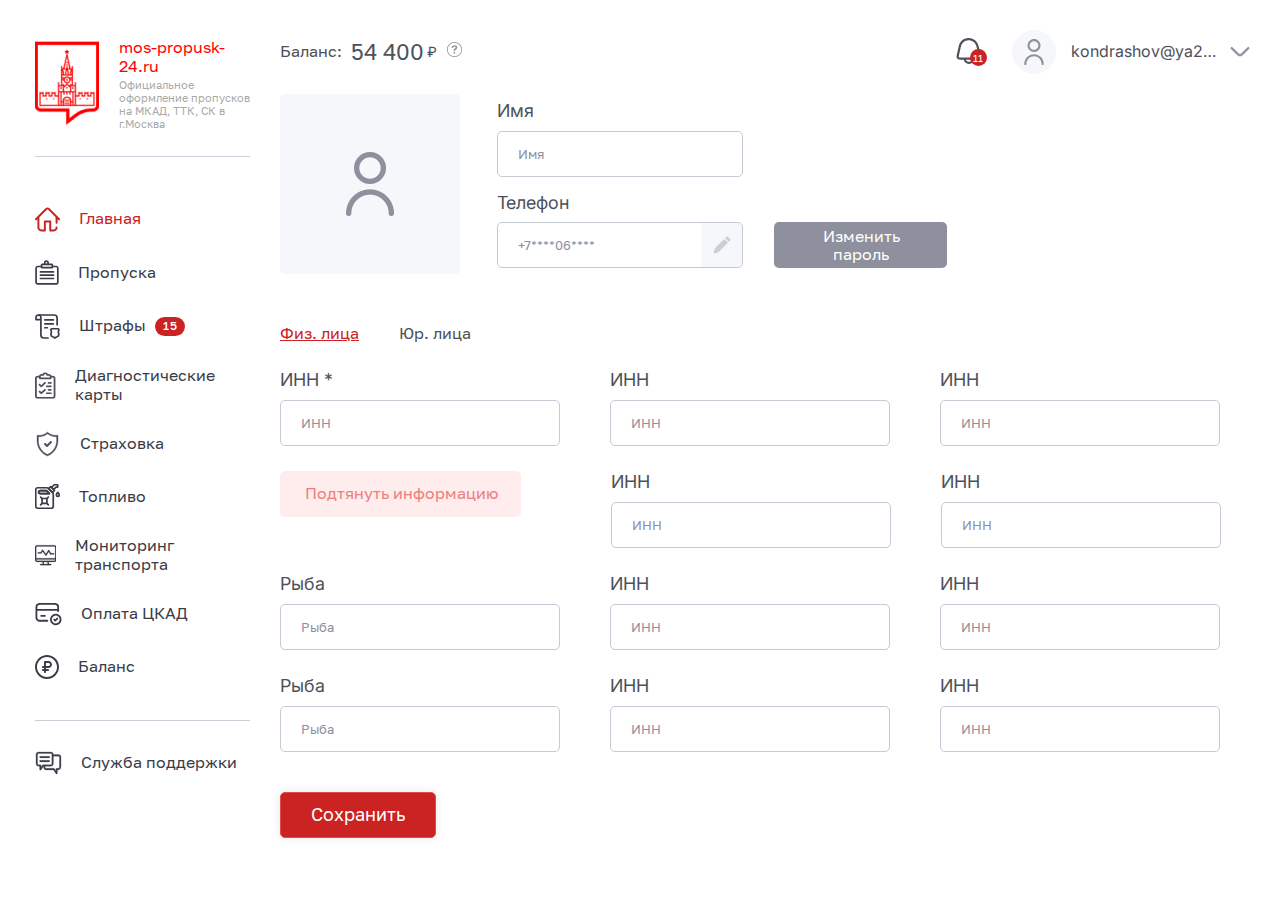
<file: cabinet/cabinet.html>
<!DOCTYPE html>
<html lang="en">
<head>
    <meta charset="UTF-8">
    <meta http-equiv="X-UA-Compatible" content="IE=edge">
    <meta name="viewport" content="width=device-width, initial-scale=1.0">
    <link rel="stylesheet" href="../css/style.css">
    <title>Document</title>
</head>
<body>
    <div class="wrapper cabinet-min">
        <main class="tc">
            <div class="container">
                <div class="tc-content">
                    <div class="tc-one">
                        <div class="tc-logo">
                            <div class="tc-logo-img">
                                <img src="../img/logo.png" alt="Логотип">
                            </div>
                            <div class="tc-texts">
                                <div class="tc-texts-title">mos-propusk-24.ru</div>
                                <div class="tc-texts-text">Официальное оформление пропусков на МКАД, ТТК, СК в г.Москва</div>
                            </div>
                        </div>
                        <nav class="tc-nav">
                            <ul class="tc-list">
                                <li class="tc-link-active"><a href="#" class="tc-link tc-link-one _tc-text">
                                    <svg width="25" height="29" viewBox="0 0 25 29" fill="none" xmlns="http://www.w3.org/2000/svg">
                                        <g clip-path="url(#clip0_73_1042)">
                                        <path d="M24.7162 13.5436L14.5409 3.30129C14.5279 3.2881 14.5143 3.27531 14.5006 3.26291C13.3895 2.2653 11.7105 2.26174 10.5952 3.25466C10.5813 3.26701 10.5679 3.27976 10.5547 3.29284L0.286713 13.5406C-0.0950251 13.9217 -0.0956599 14.54 0.285346 14.9217C0.666401 15.3035 1.28471 15.3041 1.6664 14.9231L2.4414 14.1496V22.5815C2.4414 24.7354 4.19374 26.4877 6.34765 26.4877H9.86328C10.4026 26.4877 10.8398 26.0505 10.8398 25.5112V17.5522H14.2578V25.5112C14.2578 26.0505 14.695 26.4877 15.2344 26.4877H18.6523C20.8062 26.4877 22.5586 24.7354 22.5586 22.5815C22.5586 22.0421 22.1214 21.6049 21.582 21.6049C21.0427 21.6049 20.6055 22.0421 20.6055 22.5815C20.6055 23.6584 19.7293 24.5346 18.6523 24.5346H16.2109V16.5756C16.2109 16.0362 15.7737 15.599 15.2344 15.599H9.86328C9.32392 15.599 8.88671 16.0362 8.88671 16.5756V24.5346H6.34765C5.2707 24.5346 4.39453 23.6584 4.39453 22.5815V12.2299C4.39453 12.2201 4.39438 12.2104 4.39409 12.2008L11.9114 4.69826C12.2773 4.38757 12.8139 4.38874 13.1784 4.70095L20.6055 12.177V17.6987C20.6055 18.238 21.0427 18.6752 21.582 18.6752C22.1214 18.6752 22.5586 18.238 22.5586 17.6987V14.143L23.3307 14.9202C23.5215 15.1123 23.7724 15.2085 24.0234 15.2085C24.2723 15.2085 24.5212 15.1139 24.7117 14.9247C25.0943 14.5446 25.0964 13.9262 24.7162 13.5436Z" fill="#3A3C48"/>
                                        </g>
                                        <defs>
                                        <clipPath id="clip0_73_1042">
                                        <rect width="25" height="29" fill="white"/>
                                        </clipPath>
                                        </defs>
                                    </svg>
                                    Главная
                                </a></li>
                                <li><a href="#" class="tc-link tc-link-two _tc-text">
                                    <svg width="24" height="28" viewBox="0 0 24 28" fill="none" xmlns="http://www.w3.org/2000/svg">
                                        <g clip-path="url(#clip0_73_965)">
                                        <mask id="mask0_73_965" style="mask-type:luminance" maskUnits="userSpaceOnUse" x="0" y="1" width="25" height="25">
                                        <path d="M0 1H25V26H0V1Z" fill="white"/>
                                        </mask>
                                        <g mask="url(#mask0_73_965)">
                                        <path d="M7.09591 5.34782H16.8185C17.1341 5.34782 17.3912 5.64979 17.3912 6.01801V7.94031C17.3912 8.3086 17.1341 8.60869 16.8185 8.60869H7.09591C6.78035 8.60869 6.52167 8.3086 6.52167 7.94031V6.01801C6.52167 5.64979 6.78035 5.34782 7.09591 5.34782Z" stroke="#3A3C48" stroke-width="1.7" stroke-miterlimit="10" stroke-linecap="round" stroke-linejoin="round"/>
                                        <path d="M17.6501 7.52174L21.3206 7.52174C22.1485 7.52174 22.826 8.27092 22.826 9.18623V23.2499C22.826 24.1653 22.1485 24.913 21.3206 24.913H2.59111C1.76449 24.913 1.08691 24.1653 1.08691 23.2499V9.18623C1.08691 8.27092 1.76449 7.52174 2.59111 7.52174L6.05487 7.52174" stroke="#3A3C48" stroke-width="1.7" stroke-miterlimit="10" stroke-linecap="round" stroke-linejoin="round"/>
                                        <path d="M13.0435 4.72705V3.22528C13.0435 2.59927 12.3093 2.08696 11.4123 2.08696C10.5153 2.08696 9.78119 2.59927 9.78119 3.22528V4.72705" stroke="#3A3C48" stroke-width="1.7" stroke-miterlimit="10" stroke-linecap="round" stroke-linejoin="round"/>
                                        <path d="M5.43475 12.9565H18.4782" stroke="#3A3C48" stroke-width="1.7" stroke-miterlimit="10" stroke-linecap="round" stroke-linejoin="round"/>
                                        <path d="M5.43475 16.2174H18.4782" stroke="#3A3C48" stroke-width="1.7" stroke-miterlimit="10" stroke-linecap="round" stroke-linejoin="round"/>
                                        <path d="M5.43475 19.4783H18.4782" stroke="#3A3C48" stroke-width="1.7" stroke-miterlimit="10" stroke-linecap="round" stroke-linejoin="round"/>
                                        </g>
                                        </g>
                                        <defs>
                                        <clipPath id="clip0_73_965">
                                        <rect width="24" height="28" fill="white"/>
                                        </clipPath>
                                        </defs>
                                    </svg>
                                    Пропуска
                                </a></li>
                                <li><a href="#" class="tc-link tc-link-two _tc-text">
                                    <svg width="25" height="29" viewBox="0 0 25 29" fill="none" xmlns="http://www.w3.org/2000/svg">
                                        <path d="M18.354 7.95703H9.81445" stroke="#3A3C48" stroke-width="1.7" stroke-miterlimit="10" stroke-linecap="round" stroke-linejoin="round"/>
                                        <path d="M18.354 11.8633H9.81445" stroke="#3A3C48" stroke-width="1.7" stroke-miterlimit="10" stroke-linecap="round" stroke-linejoin="round"/>
                                        <path d="M12.3969 15.7695H9.81445" stroke="#3A3C48" stroke-width="1.7" stroke-miterlimit="10" stroke-linecap="round" stroke-linejoin="round"/>
                                        <mask id="mask0_73_1047" style="mask-type:luminance" maskUnits="userSpaceOnUse" x="0" y="2" width="25" height="25">
                                        <path d="M0 2H25V27H0V2Z" fill="white"/>
                                        </mask>
                                        <g mask="url(#mask0_73_1047)">
                                        <path d="M19.873 26.0234C20.9415 24.6715 23.877 25.1836 23.877 22.6847C23.877 21.6196 23.3398 20.9771 23.3398 19.8711C23.3398 18.9903 24.0234 17.6459 24.0234 17.6459L23.1194 16.7447H16.6267L15.7227 17.6459C15.7227 17.6459 16.4062 18.9978 16.4062 19.8785C16.4062 20.9846 15.8691 21.638 15.8691 22.7031C15.8691 25.2021 18.8046 24.6715 19.873 26.0234Z" stroke="#3A3C48" stroke-width="1.7" stroke-miterlimit="10" stroke-linecap="round" stroke-linejoin="round"/>
                                        <path d="M5.66406 7.56641H0.976562V5.44253C0.976562 4.08067 2.08066 2.97661 3.44253 2.97676H3.44258C4.80435 2.97686 5.9082 4.08081 5.9082 5.44253V23.0938C5.9082 24.7118 7.21987 26.0234 8.83789 26.0234H13.0859" stroke="#3A3C48" stroke-width="1.7" stroke-miterlimit="10" stroke-linecap="round" stroke-linejoin="round"/>
                                        <path d="M3.95526 2.97656L19.1895 2.97671C20.8075 2.97671 22.1192 4.28838 22.1192 5.9064V12.8398" stroke="#3A3C48" stroke-width="1.7" stroke-miterlimit="10" stroke-linecap="round" stroke-linejoin="round"/>
                                        </g>
                                    </svg>
                                    Штрафы
                                    <span>15</span>
                                </a></li>
                                <li><a href="#" class="tc-link tc-link-one _tc-text">
                                    <svg width="23" height="29" viewBox="0 0 23 29" fill="none" xmlns="http://www.w3.org/2000/svg">
                                        <g clip-path="url(#clip0_73_1075)">
                                        <path d="M19.47 3.78263H17.9797C17.571 2.68193 16.4707 1.89129 15.18 1.89129H14.0204C13.6118 0.790477 12.5107 0 11.22 0C9.92926 0 8.82818 0.790477 8.41962 1.89129H7.26001C5.96936 1.89129 4.86898 2.68193 4.46031 3.78257H2.97C1.33234 3.78263 0 5.05529 0 6.61959V26.163C0 27.7273 1.33234 29 2.97 29H19.47C21.1077 29 22.44 27.7273 22.44 26.163V6.61959C22.44 5.05529 21.1077 3.78263 19.47 3.78263ZM6.26999 4.72825C6.26999 4.20681 6.71413 3.78257 7.26001 3.78257H9.24C9.78671 3.78257 10.23 3.35919 10.23 2.8369C10.23 2.31547 10.6741 1.89123 11.22 1.89123C11.7659 1.89123 12.2101 2.31547 12.2101 2.8369C12.2101 3.35913 12.6533 3.78257 13.2001 3.78257H15.18C15.7259 3.78257 16.17 4.20681 16.17 4.72825V5.67392H6.26999V4.72825ZM20.46 26.163C20.46 26.6845 20.0158 27.1087 19.4699 27.1087H2.97C2.42412 27.1087 1.97998 26.6845 1.97998 26.163V6.61959C1.97998 6.09816 2.42412 5.67392 2.97 5.67392H4.29001V6.61959C4.29001 7.14182 4.73325 7.56526 5.28003 7.56526H17.16C17.7068 7.56526 18.1501 7.14187 18.1501 6.61959V5.67392H19.4701C20.016 5.67392 20.4601 6.09816 20.4601 6.61959V26.163H20.46Z" fill="#4E505A"/>
                                        <path d="M11.59 10.9943C11.2035 10.6251 10.5766 10.6251 10.19 10.9943L6.92996 14.1083L5.64998 12.8857C5.26342 12.5164 4.63654 12.5164 4.24992 12.8857C3.86331 13.2549 3.86331 13.8537 4.24992 14.223L6.22996 16.1143C6.61658 16.4836 7.24341 16.4836 7.63002 16.1143L11.59 12.3317C11.9767 11.9624 11.9767 11.3636 11.59 10.9943Z" fill="#4E505A"/>
                                        <path d="M11.59 18.5595C11.2035 18.1903 10.5766 18.1903 10.19 18.5595L6.93002 21.6735L5.65004 20.4509C5.26349 20.0816 4.6366 20.0816 4.24998 20.4509C3.86337 20.8201 3.86337 21.4189 4.24998 21.7882L6.23003 23.6795C6.61664 24.0488 7.24347 24.0488 7.63008 23.6795L11.5901 19.8969C11.9767 19.5276 11.9767 18.9288 11.59 18.5595Z" fill="#4E505A"/>
                                        <path d="M17.49 10.7174H14.85C14.3033 10.7174 13.86 11.1408 13.86 11.663C13.86 12.1853 14.3032 12.6087 14.85 12.6087H17.49C18.0367 12.6087 18.48 12.1853 18.48 11.663C18.48 11.1408 18.0367 10.7174 17.49 10.7174Z" fill="#4E505A"/>
                                        <path d="M17.49 14.5H12.87C12.3233 14.5 11.88 14.9234 11.88 15.4457C11.88 15.9679 12.3232 16.3913 12.87 16.3913H17.49C18.0367 16.3913 18.48 15.968 18.48 15.4457C18.48 14.9234 18.0367 14.5 17.49 14.5Z" fill="#4E505A"/>
                                        <path d="M17.49 18.2826H14.85C14.3033 18.2826 13.86 18.706 13.86 19.2283C13.86 19.7506 14.3032 20.174 14.85 20.174H17.49C18.0367 20.174 18.48 19.7506 18.48 19.2283C18.48 18.706 18.0367 18.2826 17.49 18.2826Z" fill="#4E505A"/>
                                        <path d="M17.49 22.0652H12.87C12.3233 22.0652 11.88 22.4886 11.88 23.0109C11.88 23.5332 12.3232 23.9566 12.87 23.9566H17.49C18.0367 23.9566 18.48 23.5332 18.48 23.0109C18.48 22.4886 18.0367 22.0652 17.49 22.0652Z" fill="#4E505A"/>
                                        </g>
                                        <defs>
                                        <clipPath id="clip0_73_1075">
                                        <rect width="23" height="29" fill="white"/>
                                        </clipPath>
                                        </defs>
                                    </svg>
                                    Диагностические карты
                                </a></li>
                                <li><a href="#" class="tc-link tc-link-one _tc-text">
                                    <svg width="26" height="28" viewBox="0 0 26 28" fill="none" xmlns="http://www.w3.org/2000/svg">
                                        <path d="M20.5098 5.2917C17.7412 5.2917 15.0798 4.28487 13.0156 2.45675L12.5 2L11.9844 2.45675C9.9203 4.28492 7.25875 5.29175 4.4902 5.29175H2V10.6979C2 13.8285 2.89786 16.8786 4.59655 19.5183C6.29524 22.1579 8.7072 24.2513 11.5717 25.572L12.5 26L13.4283 25.572C16.2928 24.2513 18.7048 22.158 20.4035 19.5183C22.1021 16.8786 23 13.8285 23 10.6979V5.2917H20.5098ZM21.5803 10.6978C21.5803 13.56 20.7594 16.3485 19.2064 18.7618C17.6534 21.1752 15.4483 23.089 12.8293 24.2965L12.5 24.4483L12.1706 24.2965C9.55169 23.089 7.3466 21.1752 5.79356 18.7618C4.24057 16.3484 3.41973 13.56 3.41973 10.6978V6.69847H4.49025C7.41912 6.69847 10.2415 5.69811 12.5 3.87013C14.7585 5.69802 17.5809 6.69847 20.5098 6.69847H21.5804V10.6978H21.5803Z" fill="#4E505A" stroke="#3A3C48" stroke-width="0.3"/>
                                        <path d="M16.7071 11.2928C16.3167 10.9024 15.6834 10.9024 15.2929 11.2928L12 14.5858L10.7071 13.2929C10.3166 12.9024 9.68341 12.9024 9.29289 13.2929C8.90237 13.6834 8.90237 14.3166 9.29289 14.7071L11.2929 16.7071C11.6834 17.0976 12.3166 17.0976 12.7071 16.7071L16.7071 12.7071C17.0976 12.3166 17.0976 11.6834 16.7071 11.2928Z" fill="#4E505A"/>
                                    </svg>
                                    Страховка
                                </a></li>
                                <li><a href="#" class="tc-link tc-link-two _tc-text">
                                    <svg width="25" height="28" viewBox="0 0 25 28" fill="none" xmlns="http://www.w3.org/2000/svg">
                                        <mask id="mask0_73_997" style="mask-type:luminance" maskUnits="userSpaceOnUse" x="0" y="1" width="25" height="25">
                                        <path d="M0 1H25V26H0V1Z" fill="white"/>
                                        </mask>
                                        <g mask="url(#mask0_73_997)">
                                        <path d="M13.3165 5.32821L17.6966 9.70833C18.0629 10.0746 18.2686 10.5714 18.2686 11.0894V23.3144C18.2686 24.3931 17.3942 25.2676 16.3155 25.2676H2.68555C1.60688 25.2676 0.732422 24.3931 0.732422 23.3144V6.70926C0.732422 5.6306 1.60688 4.75614 2.68555 4.75614H11.9354C12.4534 4.75614 12.9502 4.96195 13.3165 5.32821Z" stroke="#3A3C48" stroke-width="1.7" stroke-miterlimit="10" stroke-linecap="round" stroke-linejoin="round"/>
                                        <path d="M15.6792 3.54769L19.4771 7.34564L17.4055 9.41722L13.6075 5.61928L15.6792 3.54769Z" stroke="#3A3C48" stroke-width="1.7" stroke-miterlimit="10" stroke-linecap="round" stroke-linejoin="round"/>
                                        <path d="M5.10596 7.68588H11.5309L14.4186 10.5736H5.10596C4.30854 10.5736 3.66211 9.92719 3.66211 9.12973C3.66211 8.33231 4.30854 7.68588 5.10596 7.68588Z" stroke="#3A3C48" stroke-width="1.7" stroke-miterlimit="10" stroke-linecap="round" stroke-linejoin="round"/>
                                        <path d="M5.10596 7.68588H11.5309L14.4186 10.5736H5.10596C4.30854 10.5736 3.66211 9.92719 3.66211 9.12973C3.66211 8.33231 4.30854 7.68588 5.10596 7.68588Z" stroke="#3A3C48" stroke-width="1.7" stroke-miterlimit="10" stroke-linecap="round" stroke-linejoin="round"/>
                                        <path d="M22.7051 1.73242V4.03091H21.0658L18.6141 6.48262L16.5425 4.41099L19.221 1.73242H22.7051Z" stroke="#3A3C48" stroke-width="1.7" stroke-miterlimit="10" stroke-linecap="round" stroke-linejoin="round"/>
                                        <path d="M24.2676 11.9863C24.2676 12.7953 23.6117 13.4512 22.8027 13.4512C21.9937 13.4512 21.3379 12.7953 21.3379 11.9863C21.3379 11.1773 22.8027 9.34961 22.8027 9.34961C22.8027 9.34961 24.2676 11.1773 24.2676 11.9863Z" stroke="#3A3C48" stroke-width="1.7" stroke-miterlimit="10" stroke-linecap="round" stroke-linejoin="round"/>
                                        <path d="M7.08527 15.5053H11.9158V20.3359H7.08527V15.5053Z" stroke="#3A3C48" stroke-width="1.7" stroke-miterlimit="10" stroke-linecap="round" stroke-linejoin="round"/>
                                        <path d="M11.9158 15.5053L13.3807 14.0405" stroke="#3A3C48" stroke-width="1.7" stroke-miterlimit="10" stroke-linecap="round" stroke-linejoin="round"/>
                                        <path d="M7.08527 15.5053L5.62042 14.0405" stroke="#3A3C48" stroke-width="1.7" stroke-miterlimit="10" stroke-linecap="round" stroke-linejoin="round"/>
                                        <path d="M11.9158 20.3359L13.3807 21.8008" stroke="#3A3C48" stroke-width="1.7" stroke-miterlimit="10" stroke-linecap="round" stroke-linejoin="round"/>
                                        <path d="M7.08527 20.3359L5.62042 21.8008" stroke="#3A3C48" stroke-width="1.7" stroke-miterlimit="10" stroke-linecap="round" stroke-linejoin="round"/>
                                        </g>
                                    </svg>
                                    Топливо
                                </a></li>
                                <li><a href="#" class="tc-link tc-link-one _tc-text">
                                    <svg width="24" height="28" viewBox="0 0 24 28" fill="none" xmlns="http://www.w3.org/2000/svg">
                                        <g clip-path="url(#clip0_73_1027)">
                                        <path d="M21.7969 3H2.20312C0.988312 3 0 3.95914 0 5.13809V19.6953C0 20.8742 0.988312 21.8334 2.20312 21.8334H8.805L8.10188 24.1079H6.375C5.98669 24.1079 5.67188 24.4134 5.67188 24.7903C5.67188 25.1671 5.98669 25.4727 6.375 25.4727H17.625C18.0133 25.4727 18.3281 25.1671 18.3281 24.7903C18.3281 24.4134 18.0133 24.1079 17.625 24.1079H15.8981L15.195 21.8334H21.7969C23.0117 21.8334 24 20.8742 24 19.6953V5.13809C24 3.95914 23.0117 3 21.7969 3ZM2.20312 4.36474H21.7969C22.2363 4.36474 22.5938 4.71165 22.5938 5.13809V17.5572H1.40625V5.13809C1.40625 4.71165 1.76372 4.36474 2.20312 4.36474ZM14.43 24.1079H9.57005L10.2732 21.8334H13.7269L14.43 24.1079ZM21.7969 20.4686H2.20312C1.76372 20.4686 1.40625 20.1217 1.40625 19.6953V18.9219H22.5938V19.6953C22.5938 20.1217 22.2363 20.4686 21.7969 20.4686Z" fill="#3A3C48" stroke="#3A3C48" stroke-width="0.2"/>
                                        <path d="M3.70312 12.2762H6.70312C6.94556 12.2762 7.17089 12.1549 7.29938 11.9554L8.5972 9.94023L11.7431 14.5198C12.0325 14.941 12.6794 14.9201 12.9386 14.4798L15.3429 10.3965L16.9752 13.0366C17.1023 13.2422 17.3311 13.368 17.5781 13.368H20.9531C21.3414 13.368 21.6562 13.0624 21.6562 12.6856C21.6562 12.3087 21.3414 12.0032 20.9531 12.0032H17.9762L15.931 8.69523C15.6537 8.24664 14.983 8.25715 14.7176 8.70774L12.2821 12.8441L9.16317 8.30382C8.87742 7.88785 8.25005 7.90432 7.98187 8.32066L6.31341 10.9114H3.70312C3.31481 10.9114 3 11.2169 3 11.5938C3 11.9706 3.31481 12.2762 3.70312 12.2762Z" fill="#3A3C48" stroke="#3A3C48" stroke-width="0.2"/>
                                        </g>
                                        <defs>
                                        <clipPath id="clip0_73_1027">
                                        <rect width="24" height="28" fill="white"/>
                                        </clipPath>
                                        </defs>
                                    </svg>
                                    Мониторинг транспорта
                                </a></li>
                                <li><a href="#" class="tc-link tc-link-one _tc-text">
                                    <svg width="27" height="28" viewBox="0 0 27 28" fill="none" xmlns="http://www.w3.org/2000/svg">
                                        <path d="M12.2916 19.8438H5.04165C3.13611 19.8438 2.3229 19.0305 2.3229 17.125V10.7813H22.2604V11.0833C22.2604 11.3237 22.3559 11.5542 22.5258 11.7242C22.6958 11.8941 22.9263 11.9896 23.1667 11.9896C23.407 11.9896 23.6375 11.8941 23.8075 11.7242C23.9774 11.5542 24.0729 11.3237 24.0729 11.0833V7.45834C24.1439 6.84612 24.0755 6.22579 23.8728 5.64374C23.6702 5.06169 23.3386 4.53299 22.9028 4.09719C22.467 3.66139 21.9383 3.32977 21.3562 3.12715C20.7742 2.92452 20.1539 2.85613 19.5417 2.92709H5.04165C4.42944 2.85613 3.8091 2.92452 3.22705 3.12715C2.645 3.32977 2.1163 3.66139 1.6805 4.09719C1.2447 4.53299 0.913088 5.06169 0.710461 5.64374C0.507834 6.22579 0.439441 6.84612 0.5104 7.45834V17.125C0.439441 17.7372 0.507834 18.3576 0.710461 18.9396C0.913088 19.5217 1.2447 20.0504 1.6805 20.4862C2.1163 20.9219 2.645 21.2536 3.22705 21.4562C3.8091 21.6588 4.42944 21.7272 5.04165 21.6563H12.2916C12.532 21.6563 12.7625 21.5608 12.9325 21.3908C13.1024 21.2209 13.1979 20.9904 13.1979 20.75C13.1979 20.5097 13.1024 20.2791 12.9325 20.1092C12.7625 19.9392 12.532 19.8438 12.2916 19.8438ZM5.04165 4.73959H19.5417C21.4472 4.73959 22.2604 5.5528 22.2604 7.45834V8.96875H2.3229V7.45834C2.3229 5.5528 3.13611 4.73959 5.04165 4.73959ZM9.87498 15.0104C10.1153 15.0104 10.3458 15.1059 10.5158 15.2759C10.6858 15.4458 10.7812 15.6763 10.7812 15.9167C10.7812 16.157 10.6858 16.3875 10.5158 16.5575C10.3458 16.7274 10.1153 16.8229 9.87498 16.8229H6.24998C6.00963 16.8229 5.77912 16.7274 5.60917 16.5575C5.43921 16.3875 5.34373 16.157 5.34373 15.9167C5.34373 15.6763 5.43921 15.4458 5.60917 15.2759C5.77912 15.1059 6.00963 15.0104 6.24998 15.0104H9.87498ZM20.75 13.8021C19.6148 13.8021 18.5051 14.1387 17.5612 14.7694C16.6174 15.4001 15.8817 16.2965 15.4473 17.3452C15.0129 18.394 14.8992 19.548 15.1207 20.6614C15.3421 21.7748 15.8888 22.7975 16.6915 23.6002C17.4942 24.4029 18.5169 24.9495 19.6302 25.171C20.7436 25.3924 21.8977 25.2788 22.9464 24.8444C23.9952 24.4099 24.8916 23.6743 25.5223 22.7304C26.1529 21.7865 26.4896 20.6769 26.4896 19.5417C26.4876 18.02 25.8823 16.5613 24.8064 15.4853C23.7304 14.4093 22.2716 13.804 20.75 13.8021ZM20.75 23.4688C19.9733 23.4688 19.214 23.2384 18.5682 22.8069C17.9224 22.3754 17.4191 21.7621 17.1218 21.0445C16.8246 20.3269 16.7468 19.5373 16.8984 18.7755C17.0499 18.0138 17.4239 17.314 17.9731 16.7648C18.5223 16.2156 19.2221 15.8416 19.9838 15.69C20.7456 15.5385 21.5352 15.6163 22.2528 15.9135C22.9704 16.2108 23.5837 16.7141 24.0152 17.3599C24.4467 18.0057 24.6771 18.765 24.6771 19.5417C24.6758 20.5828 24.2616 21.5809 23.5254 22.3171C22.7892 23.0533 21.7911 23.4675 20.75 23.4688ZM22.9008 17.8935C22.985 17.9777 23.0518 18.0776 23.0974 18.1876C23.143 18.2976 23.1665 18.4155 23.1665 18.5345C23.1665 18.6536 23.143 18.7715 23.0974 18.8815C23.0518 18.9915 22.985 19.0914 22.9008 19.1755L20.8877 21.1898C20.7174 21.3593 20.487 21.4545 20.2467 21.4545C20.0065 21.4545 19.776 21.3593 19.6057 21.1898L18.5991 20.1821C18.4391 20.0103 18.3519 19.7831 18.3561 19.5483C18.3602 19.3135 18.4553 19.0895 18.6214 18.9235C18.7874 18.7574 19.0114 18.6623 19.2462 18.6582C19.481 18.654 19.7082 18.7412 19.88 18.9013L20.2425 19.2638L21.6164 17.8899C21.7007 17.8054 21.801 17.7384 21.9113 17.6929C22.0217 17.6473 22.1399 17.624 22.2593 17.6243C22.3787 17.6247 22.4969 17.6486 22.607 17.6948C22.7171 17.741 22.8169 17.8085 22.9008 17.8935Z" fill="#3A3C48"/>
                                    </svg>
                                    Оплата ЦКАД
                                </a></li>
                                <li><a href="#" class="tc-link tc-link-one _tc-text">
                                    <svg width="24" height="28" viewBox="0 0 24 28" fill="none" xmlns="http://www.w3.org/2000/svg">
                                        <g clip-path="url(#clip0_73_1099)">
                                        <path d="M20.4835 5.51674C15.795 0.828269 8.20592 0.827565 3.51679 5.51674C-1.17173 10.2052 -1.17248 17.7943 3.51679 22.4834C8.20526 27.1719 15.7943 27.1726 20.4835 22.4834C25.1719 17.795 25.1727 10.2059 20.4835 5.51674ZM12.0001 24.0265C6.4715 24.0265 1.97364 19.5286 1.97364 14.0001C1.97364 8.47149 6.4715 3.97369 12.0001 3.97369C17.5287 3.97369 22.0265 8.47154 22.0265 14.0001C22.0265 19.5287 17.5287 24.0265 12.0001 24.0265Z" fill="#3A3C48"/>
                                        <path d="M13.5016 8.00916H9.99781C9.45357 8.00916 9.01238 8.45035 9.01238 8.99459V13.0146H7.99569C7.45145 13.0146 7.01025 13.4558 7.01025 14C7.01025 14.5442 7.45145 14.9854 7.99569 14.9854H9.01238V16.0178H7.99569C7.45145 16.0178 7.01025 16.459 7.01025 17.0032C7.01025 17.5475 7.45145 17.9887 7.99569 17.9887H9.01238V19.0054C9.01238 19.5496 9.45357 19.9908 9.99781 19.9908C10.5421 19.9908 10.9832 19.5496 10.9832 19.0054V17.9887H13.001C13.5453 17.9887 13.9865 17.5475 13.9865 17.0032C13.9865 16.459 13.5453 16.0178 13.001 16.0178H10.9832V14.9854H13.5016C15.4249 14.9854 16.9897 13.4207 16.9897 11.4973C16.9897 9.57393 15.425 8.00916 13.5016 8.00916ZM13.5016 13.0145H10.9832V9.97998H13.5016C14.3382 9.97998 15.0188 10.6606 15.0188 11.4972C15.0188 12.3339 14.3382 13.0145 13.5016 13.0145Z" fill="#3A3C48"/>
                                        </g>
                                        <defs>
                                        <clipPath id="clip0_73_1099">
                                        <rect width="24" height="28" fill="white"/>
                                        </clipPath>
                                        </defs>
                                    </svg>
                                    Баланс
                                </a></li>
                            </ul>
                        </nav>
                        <a href="#" class="tc-link tc-link-one _tc-text">
                            <svg width="27" height="24" viewBox="0 0 27 24" fill="none" xmlns="http://www.w3.org/2000/svg">
                                <path d="M23.7666 3.5759H18.4038C18.3957 2.15405 17.3973 1.00006 16.1708 1.00006H3.2334C2.00191 1.00006 1 2.1634 1 3.59322V12.6226C1 14.0525 2.00191 15.2158 3.2334 15.2158H4.61387V18.4918C4.61387 18.8382 4.83868 19.144 5.16759 19.2449C5.24278 19.268 5.31934 19.2791 5.39508 19.2791C5.65055 19.2791 5.89601 19.1524 6.04381 18.9305L8.51798 15.2158H8.59616C8.60426 16.6377 8.59616 18.7494 10.8292 18.9367H18.482L20.9561 22.6514C21.1039 22.8734 21.3494 23.0001 21.6049 23.0001C21.6806 23.0001 21.7572 22.9889 21.8324 22.9659C22.1613 22.8649 22.3861 22.5592 22.3861 22.2127V18.9367H23.7666C24.9981 18.9367 26 16.6283 26 15.1985V6.16902C26 4.73914 24.9981 3.5759 23.7666 3.5759ZM6.17638 14.4285C6.17638 13.9937 5.82657 13.6413 5.39513 13.6413H3.2334C2.91607 13.6413 2.5625 13.2229 2.5625 12.6226V3.59322C2.5625 2.99293 2.91607 2.5746 3.2334 2.5746H16.1708C16.4882 2.5746 16.8417 2.99293 16.8417 3.59322V12.6226C16.8417 13.2229 16.4882 13.6413 16.1708 13.6413H8.10148C7.83121 13.6413 7.59308 13.7796 7.4528 13.9898L6.17643 15.9061L6.17638 14.4285ZM24.4375 15.1985C24.4375 15.7987 24.084 17.3622 23.7666 17.3622H21.6049C21.1734 17.3622 20.8236 17.7146 20.8236 18.1495V19.6271L19.5473 17.7107C19.3967 17.4846 19.15 17.3624 18.8986 17.3622C18.8986 17.3622 11.4995 17.3622 10.8292 17.3622C10.159 17.3622 10.1658 15.8066 10.159 15.2158H16.1708C17.4023 15.2158 18.4042 14.0525 18.4042 12.6226V5.15044H23.7666C24.084 5.15044 24.4375 5.56878 24.4375 6.16902V15.1985ZM14.1135 10.9121H5.23209C4.80064 10.9121 4.45084 10.5597 4.45084 10.1248C4.45084 9.69003 4.80064 9.33758 5.23209 9.33758H14.1135C14.5449 9.33758 14.8948 9.69003 14.8948 10.1248C14.8948 10.5597 14.5449 10.9121 14.1135 10.9121ZM4.50943 6.09108C4.50943 5.65626 4.85924 5.30381 5.29068 5.30381H14.1721C14.6035 5.30381 14.9533 5.65626 14.9533 6.09108C14.9533 6.5259 14.6035 6.87835 14.1721 6.87835H5.29068C4.85924 6.87835 4.50943 6.5259 4.50943 6.09108Z" fill="#3A3C48" stroke="#4E505A" stroke-width="0.3"/>
                            </svg>
                            Служба поддержки
                        </a>
                    </div>
                    <div class="tc-two">
                        <div class="tc-top tc-style">
                            <div class="tc-top-money _tc-text">
                                Баланс:
                                <span class="tc-top-total">54 400</span>
                                <p>₽</p>
                                <div class="tc-top-question">
                                    <svg width="15" height="15" viewBox="0 0 15 15" fill="none" xmlns="http://www.w3.org/2000/svg">
                                        <g clip-path="url(#clip0_73_835)">
                                        <path d="M7.45365 4.5388C8.1475 4.5388 8.56433 4.9089 8.56433 5.53322C8.56433 6.66708 6.54036 6.97961 6.54036 8.35572C6.54036 8.72582 6.78261 9.13031 7.28019 9.13031C8.04357 9.13031 7.95123 8.56357 8.229 8.15833C8.59872 7.61514 10.3225 7.0368 10.3225 5.53284C10.3225 3.90252 8.86565 3.21951 7.38486 3.21951C5.97436 3.21951 4.67825 4.22589 4.67825 5.35975C4.67825 5.82219 5.02555 6.06519 5.43042 6.06519C6.55157 6.06557 5.97361 4.5388 7.45365 4.5388Z" fill="#8E909D"/>
                                        <path d="M8.27497 10.8313C8.27497 10.3105 7.84692 9.88287 7.32653 9.88287C6.80615 9.88287 6.3781 10.3113 6.3781 10.8313C6.3781 11.3521 6.80615 11.7797 7.32653 11.7797C7.84692 11.7797 8.27497 11.3521 8.27497 10.8313Z" fill="#8E909D"/>
                                        <path d="M15 7.5C15 3.36457 11.6354 0 7.5 0C3.36457 0 0 3.36457 0 7.5C0 11.6354 3.36457 15 7.5 15C11.6354 15 15 11.6358 15 7.5ZM0.747682 7.5C0.747682 3.77692 3.77692 0.747682 7.5 0.747682C11.2231 0.747682 14.2523 3.77692 14.2523 7.5C14.2523 11.2231 11.2231 14.2523 7.5 14.2523C3.77692 14.2523 0.747682 11.2231 0.747682 7.5Z" fill="#8E909D"/>
                                        </g>
                                        <defs>
                                        <clipPath id="clip0_73_835">
                                        <rect width="15" height="15" fill="white"/>
                                        </clipPath>
                                        </defs>
                                    </svg>
                                    <div class="tc-top-question-block">
                                        <div class="tc-top-question-item">
                                            Основ. <span class="_tc-text">52 000 ₽</span>
                                        </div>
                                        <div class="tc-top-question-item">
                                            Основ. <span class="_tc-text">2 000 ₽</span>
                                        </div>
                                        <div class="tc-top-question-item">
                                            Основ. <span class="_tc-text">400 ₽</span>
                                        </div>
                                    </div>
                                </div>
                            </div>
                            <div class="tc-top-menu">
                                <a href="#" class="tc-top-notice">
                                    <svg width="26" height="26" viewBox="0 0 26 26" fill="none" xmlns="http://www.w3.org/2000/svg">
                                        <path d="M25.1973 17.55L22.3806 7.39808C21.7791 5.22645 20.4686 3.3184 18.6575 1.9776C16.8464 0.636812 14.6389 -0.0596725 12.3863 -0.000999514C10.1336 0.0576735 7.96537 0.868132 6.22655 2.30139C4.48772 3.73464 3.27826 5.70833 2.79067 7.90833L0.612083 17.7125C0.506667 18.1875 0.509238 18.6801 0.619607 19.1539C0.729977 19.6278 0.945327 20.0708 1.24977 20.4503C1.55421 20.8298 1.93998 21.1361 2.37861 21.3467C2.81725 21.5572 3.29755 21.6665 3.78408 21.6667H7.69167C7.94031 22.8911 8.60462 23.992 9.57205 24.7827C10.5395 25.5735 11.7505 26.0054 13 26.0054C14.2495 26.0054 15.4605 25.5735 16.4279 24.7827C17.3954 23.992 18.0597 22.8911 18.3083 21.6667H22.0675C22.5681 21.6664 23.0619 21.5506 23.5104 21.3281C23.9588 21.1056 24.3498 20.7825 24.6529 20.384C24.9559 19.9856 25.1628 19.5225 25.2575 19.0309C25.3521 18.5393 25.3307 18.0325 25.1973 17.55ZM13 23.8333C12.3302 23.8306 11.6777 23.6209 11.1316 23.2331C10.5855 22.8452 10.1726 22.2981 9.94933 21.6667H16.0507C15.8274 22.2981 15.4145 22.8452 14.8684 23.2331C14.3223 23.6209 13.6698 23.8306 13 23.8333ZM22.9288 19.0721C22.8277 19.2061 22.6967 19.3145 22.5462 19.3889C22.3957 19.4632 22.2299 19.5012 22.0621 19.5H3.78408C3.62187 19.5 3.46173 19.4635 3.31548 19.3933C3.16924 19.3231 3.04063 19.221 2.93914 19.0944C2.83765 18.9679 2.76588 18.8202 2.72912 18.6622C2.69236 18.5042 2.69155 18.3399 2.72675 18.1816L4.90533 8.37741C5.28922 6.6508 6.23925 5.10206 7.60441 3.9774C8.96957 2.85273 10.6715 2.21668 12.4397 2.17036C14.2078 2.12404 15.9407 2.6701 17.3629 3.72175C18.7851 4.7734 19.8149 6.27027 20.2887 7.97441L23.1053 18.1263C23.1513 18.2869 23.1593 18.4559 23.1287 18.62C23.098 18.7842 23.0296 18.939 22.9288 19.0721Z" fill="#4E505A"/>
                                    </svg>
                                    <span class="tc-top-notice">11</span> 
                                </a>
                                <div class="tc-top-user">
                                    <div class="tc-top-user-img">
                                        <svg width="26" height="26" viewBox="0 0 26 26" fill="none" xmlns="http://www.w3.org/2000/svg">
                                            <g clip-path="url(#clip0_73_1108)">
                                            <path d="M13 13C14.2856 13 15.5423 12.6188 16.6112 11.9046C17.6801 11.1903 18.5132 10.1752 19.0052 8.98745C19.4972 7.79973 19.6259 6.49279 19.3751 5.23192C19.1243 3.97104 18.5052 2.81285 17.5962 1.90381C16.6872 0.994768 15.529 0.375703 14.2681 0.124899C13.0072 -0.125905 11.7003 0.00281636 10.5126 0.494786C9.32484 0.986756 8.30968 1.81988 7.59545 2.8888C6.88122 3.95772 6.5 5.21442 6.5 6.5C6.50172 8.22338 7.18709 9.87568 8.40571 11.0943C9.62432 12.3129 11.2766 12.9983 13 13ZM13 2.16667C13.8571 2.16667 14.6949 2.42082 15.4075 2.89697C16.1201 3.37312 16.6755 4.0499 17.0035 4.84171C17.3315 5.63352 17.4173 6.50481 17.2501 7.34539C17.0829 8.18598 16.6702 8.95811 16.0641 9.56413C15.4581 10.1702 14.686 10.5829 13.8454 10.7501C13.0048 10.9173 12.1335 10.8315 11.3417 10.5035C10.5499 10.1755 9.87312 9.62009 9.39697 8.90747C8.92081 8.19486 8.66667 7.35706 8.66667 6.5C8.66667 5.35073 9.12321 4.24853 9.93587 3.43587C10.7485 2.62322 11.8507 2.16667 13 2.16667Z" fill="#8E909D"/>
                                            <path d="M13 15.1667C10.415 15.1695 7.93673 16.1977 6.10888 18.0255C4.28102 19.8534 3.25287 22.3317 3.25 24.9167C3.25 25.204 3.36414 25.4795 3.5673 25.6827C3.77047 25.8859 4.04602 26 4.33333 26C4.62065 26 4.8962 25.8859 5.09937 25.6827C5.30253 25.4795 5.41667 25.204 5.41667 24.9167C5.41667 22.9054 6.21562 20.9766 7.63777 19.5544C9.05992 18.1323 10.9888 17.3333 13 17.3333C15.0112 17.3333 16.9401 18.1323 18.3622 19.5544C19.7844 20.9766 20.5833 22.9054 20.5833 24.9167C20.5833 25.204 20.6975 25.4795 20.9006 25.6827C21.1038 25.8859 21.3793 26 21.6667 26C21.954 26 22.2295 25.8859 22.4327 25.6827C22.6359 25.4795 22.75 25.204 22.75 24.9167C22.7471 22.3317 21.719 19.8534 19.8911 18.0255C18.0633 16.1977 15.585 15.1695 13 15.1667Z" fill="#8E909D"/>
                                            </g>
                                            <defs>
                                            <clipPath id="clip0_73_1108">
                                            <rect width="26" height="26" fill="white"/>
                                            </clipPath>
                                            </defs>
                                        </svg>
                                    </div>
                                    <div class="tc-top-user-names">
                                        <a href="#" class="tc-top-user-name _tc-text">kondrashov@ya23214</a>
                                        <div class="tc-top-user-arrow">
                                            <svg width="20" height="11" viewBox="0 0 20 11" fill="none" xmlns="http://www.w3.org/2000/svg">
                                                <path d="M18.9999 2.12251C19.0005 2.22122 18.9815 2.31906 18.9442 2.41044C18.9069 2.50182 18.8519 2.58493 18.7824 2.65501L12.6549 8.78251C12.3066 9.13174 11.8927 9.40881 11.4371 9.59786C10.9816 9.7869 10.4931 9.88422 9.99989 9.88422C9.50664 9.88422 9.01823 9.7869 8.56264 9.59786C8.10705 9.40881 7.69324 9.13174 7.34489 8.78251L1.21739 2.65501C1.14747 2.58508 1.092 2.50207 1.05415 2.4107C1.0163 2.31933 0.996826 2.22141 0.996826 2.12251C0.996826 2.02362 1.0163 1.92569 1.05415 1.83433C1.09199 1.74296 1.14747 1.65994 1.21739 1.59001C1.28732 1.52008 1.37034 1.46461 1.46171 1.42677C1.55307 1.38892 1.651 1.36944 1.74989 1.36944C1.84879 1.36944 1.94671 1.38892 2.03808 1.42677C2.12945 1.46461 2.21247 1.52008 2.28239 1.59001L8.40989 7.71751C8.83177 8.13886 9.40364 8.37553 9.99989 8.37553C10.5961 8.37553 11.168 8.13886 11.5899 7.71751L17.7174 1.59001C17.7871 1.51972 17.8701 1.46392 17.9615 1.42584C18.0529 1.38777 18.1509 1.36816 18.2499 1.36816C18.3489 1.36816 18.4469 1.38777 18.5383 1.42584C18.6297 1.46392 18.7127 1.51972 18.7824 1.59001C18.8519 1.66009 18.9069 1.7432 18.9442 1.83458C18.9815 1.92596 19.0005 2.02381 18.9999 2.12251Z" fill="#8E909D" stroke="#8E909D"/>
                                                </svg>
                                                
                                        </div>
                                    </div>
                                </div>
                            </div>
                        </div>
                        <div class="cabinet tc-style">
                            <div class="cabinet-top">
                                <div class="cabinet-top-img">
                                    <img class="img" src="../img/user.png" alt="">
                                    <input id="inputfile" type='file'>
                                </div>
                                <div class="cabinet-top-inputs">
                                    <div class="cabinet-top-input">
                                        <div class="cabinet-top-input-name">Имя</div>
                                        <input placeholder="Имя" type="text">
                                    </div>
                                    <div class="cabinet-top-block">
                                        <div class="cabinet-top-input">
                                            <div class="cabinet-top-input-name">Телефон</div>
                                            <div class="cabinet-top-block-box">
                                                <input placeholder="+7****06****" type="text">
                                                <div class="cabinet-top-block-item">
                                                    <svg width="18" height="18" viewBox="0 0 18 18" fill="none" xmlns="http://www.w3.org/2000/svg">
                                                        <g clip-path="url(#clip0_187_844)">
                                                        <path d="M14.211 0.567001C13.9162 0.567001 13.6209 0.677814 13.3993 0.900001L12.1348 2.1645L15.836 5.86463L17.0994 4.60013C17.5426 4.15688 17.5426 3.41944 17.0994 2.97619L15.0226 0.900001C14.801 0.677814 14.5057 0.567001 14.211 0.567001ZM11.3388 2.95988L2.18751 12.1118C2.1262 12.1731 2.08008 12.2484 2.05139 12.3317C1.64133 13.5619 0.906702 15.5711 0.588889 16.7209C0.475827 17.1315 0.842014 17.514 1.25714 17.4184C2.62514 17.1023 4.45608 16.3519 5.66714 15.9486C5.74927 15.9216 5.8252 15.876 5.88764 15.8158L15.039 6.66113L11.3388 2.95988Z" fill="#CBCDD8"/>
                                                        </g>
                                                        <defs>
                                                        <clipPath id="clip0_187_844">
                                                        <rect width="18" height="18" fill="white"/>
                                                        </clipPath>
                                                        </defs>
                                                    </svg>
                                                </div>
                                            </div>
                                            
                                        </div>
                                        <button type="button" class="cabinet-top-block-btn _btn">Изменить пароль</button>
                                    </div>
                                </div>
                            </div>
                            <button type="button" class="cabinet-top-block-btn _btn cabinet-none">Изменить пароль</button>
                            <div class="cabinet-body">
                                <div class="cabinet-body-top">
                                    <div class="cabinet-body-face cabinet-face-active">Физ. лица</div>
                                    <div class="cabinet-body-face">Юр. лица</div>
                                </div>
                                <div class="cabinet-body-inputs">
                                    <div class="cabinet-top-input">
                                        <div class="cabinet-top-input-name">ИНН *</div>
                                        <input placeholder="ИНН" type="text">
                                    </div>
                                    <div class="cabinet-top-input">
                                        <div class="cabinet-top-input-name">ИНН</div>
                                        <input placeholder="ИНН" type="text">
                                    </div>
                                    <div class="cabinet-top-input">
                                        <div class="cabinet-top-input-name">ИНН</div>
                                        <input placeholder="ИНН" type="text">
                                    </div>
                                    <button type="button" class="cabinet-body-btn _btn">Подтянуть информацию</button>
                                    <div class="cabinet-top-input">
                                        <div class="cabinet-top-input-name">ИНН</div>
                                        <input placeholder="ИНН" type="text">
                                    </div>
                                    <div class="cabinet-top-input">
                                        <div class="cabinet-top-input-name">ИНН</div>
                                        <input placeholder="ИНН" type="text">
                                    </div>
                                    <div class="cabinet-top-input">
                                        <div class="cabinet-top-input-name">Рыба</div>
                                        <input placeholder="Рыба" type="text">
                                    </div>
                                    <div class="cabinet-top-input">
                                        <div class="cabinet-top-input-name">ИНН</div>
                                        <input placeholder="ИНН" type="text">
                                    </div>
                                    <div class="cabinet-top-input">
                                        <div class="cabinet-top-input-name">ИНН</div>
                                        <input placeholder="ИНН" type="text">
                                    </div>
                                    <div class="cabinet-top-input">
                                        <div class="cabinet-top-input-name">Рыба</div>
                                        <input placeholder="Рыба" type="text">
                                    </div>
                                    <div class="cabinet-top-input">
                                        <div class="cabinet-top-input-name">ИНН</div>
                                        <input placeholder="ИНН" type="text">
                                    </div>
                                    <div class="cabinet-top-input">
                                        <div class="cabinet-top-input-name">ИНН</div>
                                        <input placeholder="ИНН" type="text">
                                    </div>
                                </div>
                                <div class="cabinet-body-end ">
                                    <button class="_btn" type="submit">Сохранить</button>
                                </div>
                            </div>
                        </div>
                    </div>
                </div>
            </div>
            <div class="pop-up">
                <div class="pop-up-content">
                    <div class="pop-up-top">
                        <div class="pop-up-title">Добавление ТС</div>
                    </div>
                    <form action="#" class="pop-up-form">
                        <div class="pop-up-inputs">
                            <div class="pop-up-block">
                                <div class="pop-up-label _tc-text">Гос. номер</div>
                                <div class="pop-up-input">
                                    <input class="pop-up-input-text _tc-text" placeholder="A000AA777" type="text">
                                    <div class="pop-up-close pop-up-close-text">
                                        <svg width="14" height="14" viewBox="0 0 14 14" fill="none" xmlns="http://www.w3.org/2000/svg">
                                            <path d="M8.06118 7.00013L12.78 2.28108C13.0732 1.98814 13.0732 1.51283 12.78 1.21989C12.4869 0.926703 12.0121 0.926703 11.7189 1.21989L7.00004 5.93894L2.28094 1.21989C1.98776 0.926703 1.51297 0.926703 1.2198 1.21989C0.926618 1.51283 0.926618 1.98814 1.2198 2.28108L5.9389 7.00013L1.2198 11.7192C0.926618 12.0121 0.926618 12.4874 1.2198 12.7804C1.36638 12.9267 1.5585 13 1.75037 13C1.94223 13 2.13435 12.9267 2.28094 12.7801L7.00004 8.06106L11.7189 12.7801C11.8655 12.9267 12.0576 13 12.2495 13C12.4413 13 12.6334 12.9267 12.78 12.7801C13.0732 12.4872 13.0732 12.0119 12.78 11.7189L8.06118 7.00013Z" fill="#95979A" stroke="#95979A"/>
                                        </svg>
                                            
                                    </div>
                                </div>
                            </div>
                            <div class="pop-up-block">
                                <div class="pop-up-label _tc-text">Экологический класс</div>
                                <div class="pop-up-input pop-up-input-active">
                                    <input class="pop-up-input-select _tc-text" placeholder="выберите" type="text">
                                    <div class="pop-up-close">
                                        <svg width="20" height="20" viewBox="0 0 20 20" fill="none" xmlns="http://www.w3.org/2000/svg">
                                            <line x1="4.76777" y1="8" x2="10" y2="13.2322" stroke="#8E909D" stroke-width="2.5" stroke-linecap="round"/>
                                            <line x1="1.25" y1="-1.25" x2="8.64949" y2="-1.25" transform="matrix(-0.707107 0.707107 0.707107 0.707107 17 8)" stroke="#8E909D" stroke-width="2.5" stroke-linecap="round"/>
                                        </svg>
                                            
                                            
                                    </div>
                                    <div class="pop-up-list">
                                        <div class="pop-up-item _tc-text">1234</div>
                                        <div class="pop-up-item _tc-text">promf</div>
                                        <div class="pop-up-item _tc-text">filbleris</div>      
                                    </div>
                                </div>
                            </div>
                        </div>
                        <div class="pop-up-form-buttons">
                            <button type="button" class="tc-body-btn-red _tc-text pop-up-thanks-open">
                                <span>
                                <svg width="12" height="12" viewBox="0 0 12 12" fill="none" xmlns="http://www.w3.org/2000/svg">
                                <path d="M4.18824 12V7.74118H0V4.25882H4.18824V0H7.81176V4.25882H12V7.74118H7.81176V12H4.18824Z" fill="white"></path>
                                </svg>
                                </span> 
                                Добавить ТС
                            </button>
                            <button type="button" class="pop-up-form-close pop-up-active">Закрыть</button>
                        </div>
                        <div class="pop-up-thanks">
                            <svg width="83" height="83" viewBox="0 0 83 83" fill="none" xmlns="http://www.w3.org/2000/svg">
                                <path d="M41.5 81.3399C19.5324 81.3399 1.66 63.4675 1.66 41.4999C1.66 19.5323 19.5324 1.65991 41.5 1.65991C63.4676 1.65991 81.34 19.5323 81.34 41.4999C81.34 63.4675 63.4676 81.3399 41.5 81.3399ZM41.5 6.63991C22.278 6.63991 6.64 22.2779 6.64 41.4999C6.64 60.7219 22.278 76.3599 41.5 76.3599C60.722 76.3599 76.36 60.7219 76.36 41.4999C76.36 22.2779 60.722 6.63991 41.5 6.63991ZM38.2804 53.2203L58.2004 33.3003C59.1732 32.3276 59.1732 30.7522 58.2004 29.7795C57.2277 28.8067 55.6523 28.8067 54.6796 29.7795L36.52 47.939L28.3204 39.7395C27.3477 38.7667 25.7723 38.7667 24.7996 39.7395C23.8268 40.7122 23.8268 42.2876 24.7996 43.2603L34.7596 53.2203C35.2459 53.7067 35.8826 53.9499 36.52 53.9499C37.1574 53.9499 37.794 53.7067 38.2804 53.2203Z" fill="#CB2222"/>
                                </svg>
                                
                            <div class="pop-up-thanks-text">Транспортное средство успешно добавлено</div>
                            <div class="pop-up-thanks-btn tc-body-btn-red">Закрыть</div>
                        </div>
                    </form>

                </div>
            </div>
            <div class="navigation">
                <div class="navigation-row">
                    <a href="#" class="navigation-link">
                        <svg width="29" height="35" viewBox="0 0 29 35" fill="none" xmlns="http://www.w3.org/2000/svg">
                            <g clip-path="url(#clip0_145_899)">
                            <path d="M28.6708 16.3458L16.8675 3.98431C16.8523 3.9684 16.8366 3.95296 16.8207 3.93799C15.5318 2.73398 13.5842 2.72968 12.2904 3.92803C12.2744 3.94294 12.2587 3.95832 12.2435 3.97412L0.332587 16.3422C-0.110229 16.8021 -0.110966 17.5483 0.331001 18.009C0.773025 18.4697 1.49027 18.4704 1.93302 18.0107L2.83203 17.0771V27.2535C2.83203 29.853 4.86474 31.9679 7.36328 31.9679H11.4414C12.0671 31.9679 12.5742 31.4403 12.5742 30.7893V21.1836H16.5391V30.7893C16.5391 31.4403 17.0462 31.9679 17.6719 31.9679H21.6367C24.1352 31.9679 26.168 29.853 26.168 27.2535C26.168 26.6025 25.6608 26.0749 25.0352 26.0749C24.4095 26.0749 23.9023 26.6025 23.9023 27.2535C23.9023 28.5533 22.886 29.6107 21.6367 29.6107H18.8047V20.005C18.8047 19.3541 18.2975 18.8264 17.6719 18.8264H11.4414C10.8157 18.8264 10.3086 19.3541 10.3086 20.005V29.6107H7.36328C6.11401 29.6107 5.09765 28.5533 5.09765 27.2535V14.7602C5.09765 14.7484 5.09748 14.7367 5.09714 14.725L13.8172 5.67031C14.2417 5.29534 14.8641 5.29675 15.2869 5.67355L23.9023 14.6964V21.3604C23.9023 22.0114 24.4095 22.5391 25.0352 22.5391C25.6608 22.5391 26.168 22.0114 26.168 21.3604V17.0691L27.0636 18.0071C27.285 18.239 27.576 18.355 27.8672 18.355C28.1559 18.355 28.4446 18.2409 28.6656 18.0125C29.1094 17.5538 29.1118 16.8075 28.6708 16.3458Z" fill="#8E909D"/>
                            </g>
                            <defs>
                            <clipPath id="clip0_145_899">
                            <rect width="29" height="35" fill="white"/>
                            </clipPath>
                            </defs>
                            </svg>
                            
                    </a>
                    <a href="#" class="navigation-link">
                        <svg width="30" height="35" viewBox="0 0 30 35" fill="none" xmlns="http://www.w3.org/2000/svg">
                            <g clip-path="url(#clip0_145_903)">
                            <path d="M25.6043 6.89592C19.7437 1.03534 10.2574 1.03446 4.39596 6.89592C-1.46469 12.7564 -1.46563 22.2429 4.39596 28.1043C10.2565 33.9649 19.7429 33.9658 25.6043 28.1043C31.4649 22.2438 31.4658 12.7573 25.6043 6.89592ZM15.0001 30.0331C8.08935 30.0331 2.46703 24.4108 2.46703 17.5001C2.46703 10.5894 8.08935 4.96711 15.0001 4.96711C21.9108 4.96711 27.5331 10.5894 27.5331 17.5001C27.5331 24.4109 21.9108 30.0331 15.0001 30.0331Z" fill="#8E909D"/>
                            <path d="M16.877 10.0114H12.4973C11.817 10.0114 11.2655 10.5629 11.2655 11.2432V16.2682H9.99461C9.31431 16.2682 8.76282 16.8197 8.76282 17.5C8.76282 18.1803 9.31431 18.7318 9.99461 18.7318H11.2655V20.0222H9.99461C9.31431 20.0222 8.76282 20.5737 8.76282 21.254C8.76282 21.9343 9.31431 22.4858 9.99461 22.4858H11.2655V23.7567C11.2655 24.437 11.817 24.9885 12.4973 24.9885C13.1776 24.9885 13.7291 24.437 13.7291 23.7567V22.4858H16.2513C16.9316 22.4858 17.4831 21.9343 17.4831 21.254C17.4831 20.5737 16.9316 20.0222 16.2513 20.0222H13.7291V18.7318H16.877C19.2812 18.7318 21.2371 16.7758 21.2371 14.3716C21.2371 11.9674 19.2812 10.0114 16.877 10.0114ZM16.877 16.2681H13.7291V12.475H16.877C17.9227 12.475 18.7736 13.3257 18.7736 14.3715C18.7736 15.4173 17.9228 16.2681 16.877 16.2681Z" fill="#8E909D"/>
                            </g>
                            <defs>
                            <clipPath id="clip0_145_903">
                            <rect width="30" height="35" fill="white"/>
                            </clipPath>
                            </defs>
                            </svg>
                            
                    </a>
                    <a href="#" class="tc-top-notice">
                        <svg width="25" height="30" viewBox="0 0 25 30" fill="none" xmlns="http://www.w3.org/2000/svg">
                            <path d="M24.4333 20.25L21.6428 8.53622C21.0469 6.03049 19.7485 3.8289 17.9543 2.28183C16.16 0.734762 13.973 -0.068874 11.7413 -0.00117441C9.5096 0.0665252 7.36147 1.00167 5.6388 2.65543C3.91613 4.30918 2.7179 6.58651 2.23483 9.12497L0.0764846 20.4375C-0.0279525 20.9855 -0.0254051 21.5539 0.0839389 22.1006C0.193283 22.6474 0.406633 23.1586 0.708249 23.5965C1.00986 24.0344 1.39205 24.3878 1.82661 24.6307C2.26116 24.8737 2.737 24.9998 3.21902 25H7.09031C7.33664 26.4128 7.99479 27.6831 8.95323 28.5954C9.91168 29.5078 11.1115 30.0062 12.3493 30.0062C13.5872 30.0062 14.787 29.5078 15.7454 28.5954C16.7039 27.6831 17.362 26.4128 17.6084 25H21.3326C21.8286 24.9997 22.3178 24.866 22.7621 24.6093C23.2064 24.3526 23.5938 23.9798 23.894 23.52C24.1942 23.0603 24.3992 22.5259 24.4929 21.9587C24.5867 21.3915 24.5656 20.8067 24.4333 20.25ZM12.3493 27.5C11.6858 27.4968 11.0393 27.2549 10.4983 26.8074C9.95726 26.3599 9.54819 25.7286 9.32701 25H15.3717C15.1505 25.7286 14.7414 26.3599 14.2004 26.8074C13.6594 27.2549 13.0129 27.4968 12.3493 27.5ZM22.1859 22.0062C22.0857 22.1608 21.9559 22.286 21.8069 22.3717C21.6578 22.4575 21.4935 22.5014 21.3272 22.5H3.21902C3.05831 22.4999 2.89966 22.4579 2.75478 22.3769C2.60989 22.2959 2.48247 22.178 2.38193 22.032C2.28138 21.886 2.21028 21.7155 2.17386 21.5332C2.13744 21.3509 2.13664 21.1614 2.17151 20.9787L4.32986 9.66622C4.71017 7.67398 5.65138 5.88697 7.00386 4.58928C8.35635 3.29159 10.0425 2.55768 11.7942 2.50424C13.546 2.45079 15.2628 3.08087 16.6717 4.29431C18.0807 5.50775 19.1009 7.2349 19.5703 9.20122L22.3608 20.915C22.4064 21.1002 22.4143 21.2952 22.3839 21.4846C22.3536 21.674 22.2857 21.8526 22.1859 22.0062Z" fill="#8E909D"/>
                            </svg>
                            
                        <span class="tc-top-notice">11</span> 
                    </a>
                    <div class="menu-btn">
                        <span></span>
                        <span></span>
                        <span></span>
                    </div>
                </div>
            </div>
            <div class="menu">
                <div class="tc-one">
                    <div class="tc-logo">
                        <div class="tc-logo-img">
                            <img src="../img/logo.png" alt="Логотип">
                        </div>
                        <div class="tc-texts">
                            <div class="tc-texts-title">mos-propusk-24.ru</div>
                            <div class="tc-texts-text">Официальное оформление пропусков на МКАД, ТТК, СК в г.Москва</div>
                        </div>
                    </div>
                </div>
                <div class="menu-top">
                    <div class="tc-top-user">
                        <div class="tc-top-user-img">
                            <svg width="24" height="24" viewBox="0 0 26 26" fill="none" xmlns="http://www.w3.org/2000/svg">
                                <g clip-path="url(#clip0_73_1108)">
                                <path d="M13 13C14.2856 13 15.5423 12.6188 16.6112 11.9046C17.6801 11.1903 18.5132 10.1752 19.0052 8.98745C19.4972 7.79973 19.6259 6.49279 19.3751 5.23192C19.1243 3.97104 18.5052 2.81285 17.5962 1.90381C16.6872 0.994768 15.529 0.375703 14.2681 0.124899C13.0072 -0.125905 11.7003 0.00281636 10.5126 0.494786C9.32484 0.986756 8.30968 1.81988 7.59545 2.8888C6.88122 3.95772 6.5 5.21442 6.5 6.5C6.50172 8.22338 7.18709 9.87568 8.40571 11.0943C9.62432 12.3129 11.2766 12.9983 13 13ZM13 2.16667C13.8571 2.16667 14.6949 2.42082 15.4075 2.89697C16.1201 3.37312 16.6755 4.0499 17.0035 4.84171C17.3315 5.63352 17.4173 6.50481 17.2501 7.34539C17.0829 8.18598 16.6702 8.95811 16.0641 9.56413C15.4581 10.1702 14.686 10.5829 13.8454 10.7501C13.0048 10.9173 12.1335 10.8315 11.3417 10.5035C10.5499 10.1755 9.87312 9.62009 9.39697 8.90747C8.92081 8.19486 8.66667 7.35706 8.66667 6.5C8.66667 5.35073 9.12321 4.24853 9.93587 3.43587C10.7485 2.62322 11.8507 2.16667 13 2.16667Z" fill="#8E909D"/>
                                <path d="M13 15.1667C10.415 15.1695 7.93673 16.1977 6.10888 18.0255C4.28102 19.8534 3.25287 22.3317 3.25 24.9167C3.25 25.204 3.36414 25.4795 3.5673 25.6827C3.77047 25.8859 4.04602 26 4.33333 26C4.62065 26 4.8962 25.8859 5.09937 25.6827C5.30253 25.4795 5.41667 25.204 5.41667 24.9167C5.41667 22.9054 6.21562 20.9766 7.63777 19.5544C9.05992 18.1323 10.9888 17.3333 13 17.3333C15.0112 17.3333 16.9401 18.1323 18.3622 19.5544C19.7844 20.9766 20.5833 22.9054 20.5833 24.9167C20.5833 25.204 20.6975 25.4795 20.9006 25.6827C21.1038 25.8859 21.3793 26 21.6667 26C21.954 26 22.2295 25.8859 22.4327 25.6827C22.6359 25.4795 22.75 25.204 22.75 24.9167C22.7471 22.3317 21.719 19.8534 19.8911 18.0255C18.0633 16.1977 15.585 15.1695 13 15.1667Z" fill="#8E909D"/>
                                </g>
                                <defs>
                                <clipPath id="clip0_73_1108">
                                <rect width="26" height="26" fill="white"/>
                                </clipPath>
                                </defs>
                            </svg>
                        </div>
                        <div class="tc-top-user-names">
                            <a href="#" class="tc-top-user-name _tc-text">kondrashov@ya23214</a>
                            <div class="tc-top-user-arrow">                        
                            </div>
                        </div>
                    </div>
                    <a href="#" class="menu-top-price">
                        <span>54 400</span> ₽
                    </a>
                </div>
                
                <nav class="tc-nav">
                    <ul class="tc-list">
                        <li class="tc-link-active"><a href="#" class="tc-link tc-link-one _tc-text">
                            <svg width="25" height="29" viewBox="0 0 25 29" fill="none" xmlns="http://www.w3.org/2000/svg">
                                <g clip-path="url(#clip0_73_1042)">
                                <path d="M24.7162 13.5436L14.5409 3.30129C14.5279 3.2881 14.5143 3.27531 14.5006 3.26291C13.3895 2.2653 11.7105 2.26174 10.5952 3.25466C10.5813 3.26701 10.5679 3.27976 10.5547 3.29284L0.286713 13.5406C-0.0950251 13.9217 -0.0956599 14.54 0.285346 14.9217C0.666401 15.3035 1.28471 15.3041 1.6664 14.9231L2.4414 14.1496V22.5815C2.4414 24.7354 4.19374 26.4877 6.34765 26.4877H9.86328C10.4026 26.4877 10.8398 26.0505 10.8398 25.5112V17.5522H14.2578V25.5112C14.2578 26.0505 14.695 26.4877 15.2344 26.4877H18.6523C20.8062 26.4877 22.5586 24.7354 22.5586 22.5815C22.5586 22.0421 22.1214 21.6049 21.582 21.6049C21.0427 21.6049 20.6055 22.0421 20.6055 22.5815C20.6055 23.6584 19.7293 24.5346 18.6523 24.5346H16.2109V16.5756C16.2109 16.0362 15.7737 15.599 15.2344 15.599H9.86328C9.32392 15.599 8.88671 16.0362 8.88671 16.5756V24.5346H6.34765C5.2707 24.5346 4.39453 23.6584 4.39453 22.5815V12.2299C4.39453 12.2201 4.39438 12.2104 4.39409 12.2008L11.9114 4.69826C12.2773 4.38757 12.8139 4.38874 13.1784 4.70095L20.6055 12.177V17.6987C20.6055 18.238 21.0427 18.6752 21.582 18.6752C22.1214 18.6752 22.5586 18.238 22.5586 17.6987V14.143L23.3307 14.9202C23.5215 15.1123 23.7724 15.2085 24.0234 15.2085C24.2723 15.2085 24.5212 15.1139 24.7117 14.9247C25.0943 14.5446 25.0964 13.9262 24.7162 13.5436Z" fill="#3A3C48"/>
                                </g>
                                <defs>
                                <clipPath id="clip0_73_1042">
                                <rect width="25" height="29" fill="white"/>
                                </clipPath>
                                </defs>
                            </svg>
                            Главная
                        </a></li>
                        <li><a href="#" class="tc-link tc-link-two _tc-text">
                            <svg width="24" height="28" viewBox="0 0 24 28" fill="none" xmlns="http://www.w3.org/2000/svg">
                                <g clip-path="url(#clip0_73_965)">
                                <mask id="mask0_73_965" style="mask-type:luminance" maskUnits="userSpaceOnUse" x="0" y="1" width="25" height="25">
                                <path d="M0 1H25V26H0V1Z" fill="white"/>
                                </mask>
                                <g mask="url(#mask0_73_965)">
                                <path d="M7.09591 5.34782H16.8185C17.1341 5.34782 17.3912 5.64979 17.3912 6.01801V7.94031C17.3912 8.3086 17.1341 8.60869 16.8185 8.60869H7.09591C6.78035 8.60869 6.52167 8.3086 6.52167 7.94031V6.01801C6.52167 5.64979 6.78035 5.34782 7.09591 5.34782Z" stroke="#3A3C48" stroke-width="1.7" stroke-miterlimit="10" stroke-linecap="round" stroke-linejoin="round"/>
                                <path d="M17.6501 7.52174L21.3206 7.52174C22.1485 7.52174 22.826 8.27092 22.826 9.18623V23.2499C22.826 24.1653 22.1485 24.913 21.3206 24.913H2.59111C1.76449 24.913 1.08691 24.1653 1.08691 23.2499V9.18623C1.08691 8.27092 1.76449 7.52174 2.59111 7.52174L6.05487 7.52174" stroke="#3A3C48" stroke-width="1.7" stroke-miterlimit="10" stroke-linecap="round" stroke-linejoin="round"/>
                                <path d="M13.0435 4.72705V3.22528C13.0435 2.59927 12.3093 2.08696 11.4123 2.08696C10.5153 2.08696 9.78119 2.59927 9.78119 3.22528V4.72705" stroke="#3A3C48" stroke-width="1.7" stroke-miterlimit="10" stroke-linecap="round" stroke-linejoin="round"/>
                                <path d="M5.43475 12.9565H18.4782" stroke="#3A3C48" stroke-width="1.7" stroke-miterlimit="10" stroke-linecap="round" stroke-linejoin="round"/>
                                <path d="M5.43475 16.2174H18.4782" stroke="#3A3C48" stroke-width="1.7" stroke-miterlimit="10" stroke-linecap="round" stroke-linejoin="round"/>
                                <path d="M5.43475 19.4783H18.4782" stroke="#3A3C48" stroke-width="1.7" stroke-miterlimit="10" stroke-linecap="round" stroke-linejoin="round"/>
                                </g>
                                </g>
                                <defs>
                                <clipPath id="clip0_73_965">
                                <rect width="24" height="28" fill="white"/>
                                </clipPath>
                                </defs>
                            </svg>
                            Пропуска
                        </a></li>
                        <li><a href="#" class="tc-link tc-link-two _tc-text">
                            <svg width="25" height="29" viewBox="0 0 25 29" fill="none" xmlns="http://www.w3.org/2000/svg">
                                <path d="M18.354 7.95703H9.81445" stroke="#3A3C48" stroke-width="1.7" stroke-miterlimit="10" stroke-linecap="round" stroke-linejoin="round"/>
                                <path d="M18.354 11.8633H9.81445" stroke="#3A3C48" stroke-width="1.7" stroke-miterlimit="10" stroke-linecap="round" stroke-linejoin="round"/>
                                <path d="M12.3969 15.7695H9.81445" stroke="#3A3C48" stroke-width="1.7" stroke-miterlimit="10" stroke-linecap="round" stroke-linejoin="round"/>
                                <mask id="mask0_73_1047" style="mask-type:luminance" maskUnits="userSpaceOnUse" x="0" y="2" width="25" height="25">
                                <path d="M0 2H25V27H0V2Z" fill="white"/>
                                </mask>
                                <g mask="url(#mask0_73_1047)">
                                <path d="M19.873 26.0234C20.9415 24.6715 23.877 25.1836 23.877 22.6847C23.877 21.6196 23.3398 20.9771 23.3398 19.8711C23.3398 18.9903 24.0234 17.6459 24.0234 17.6459L23.1194 16.7447H16.6267L15.7227 17.6459C15.7227 17.6459 16.4062 18.9978 16.4062 19.8785C16.4062 20.9846 15.8691 21.638 15.8691 22.7031C15.8691 25.2021 18.8046 24.6715 19.873 26.0234Z" stroke="#3A3C48" stroke-width="1.7" stroke-miterlimit="10" stroke-linecap="round" stroke-linejoin="round"/>
                                <path d="M5.66406 7.56641H0.976562V5.44253C0.976562 4.08067 2.08066 2.97661 3.44253 2.97676H3.44258C4.80435 2.97686 5.9082 4.08081 5.9082 5.44253V23.0938C5.9082 24.7118 7.21987 26.0234 8.83789 26.0234H13.0859" stroke="#3A3C48" stroke-width="1.7" stroke-miterlimit="10" stroke-linecap="round" stroke-linejoin="round"/>
                                <path d="M3.95526 2.97656L19.1895 2.97671C20.8075 2.97671 22.1192 4.28838 22.1192 5.9064V12.8398" stroke="#3A3C48" stroke-width="1.7" stroke-miterlimit="10" stroke-linecap="round" stroke-linejoin="round"/>
                                </g>
                            </svg>
                            Штрафы
                            <span>15</span>
                        </a></li>
                        <li><a href="#" class="tc-link tc-link-one _tc-text">
                            <svg width="23" height="29" viewBox="0 0 23 29" fill="none" xmlns="http://www.w3.org/2000/svg">
                                <g clip-path="url(#clip0_73_1075)">
                                <path d="M19.47 3.78263H17.9797C17.571 2.68193 16.4707 1.89129 15.18 1.89129H14.0204C13.6118 0.790477 12.5107 0 11.22 0C9.92926 0 8.82818 0.790477 8.41962 1.89129H7.26001C5.96936 1.89129 4.86898 2.68193 4.46031 3.78257H2.97C1.33234 3.78263 0 5.05529 0 6.61959V26.163C0 27.7273 1.33234 29 2.97 29H19.47C21.1077 29 22.44 27.7273 22.44 26.163V6.61959C22.44 5.05529 21.1077 3.78263 19.47 3.78263ZM6.26999 4.72825C6.26999 4.20681 6.71413 3.78257 7.26001 3.78257H9.24C9.78671 3.78257 10.23 3.35919 10.23 2.8369C10.23 2.31547 10.6741 1.89123 11.22 1.89123C11.7659 1.89123 12.2101 2.31547 12.2101 2.8369C12.2101 3.35913 12.6533 3.78257 13.2001 3.78257H15.18C15.7259 3.78257 16.17 4.20681 16.17 4.72825V5.67392H6.26999V4.72825ZM20.46 26.163C20.46 26.6845 20.0158 27.1087 19.4699 27.1087H2.97C2.42412 27.1087 1.97998 26.6845 1.97998 26.163V6.61959C1.97998 6.09816 2.42412 5.67392 2.97 5.67392H4.29001V6.61959C4.29001 7.14182 4.73325 7.56526 5.28003 7.56526H17.16C17.7068 7.56526 18.1501 7.14187 18.1501 6.61959V5.67392H19.4701C20.016 5.67392 20.4601 6.09816 20.4601 6.61959V26.163H20.46Z" fill="#4E505A"/>
                                <path d="M11.59 10.9943C11.2035 10.6251 10.5766 10.6251 10.19 10.9943L6.92996 14.1083L5.64998 12.8857C5.26342 12.5164 4.63654 12.5164 4.24992 12.8857C3.86331 13.2549 3.86331 13.8537 4.24992 14.223L6.22996 16.1143C6.61658 16.4836 7.24341 16.4836 7.63002 16.1143L11.59 12.3317C11.9767 11.9624 11.9767 11.3636 11.59 10.9943Z" fill="#4E505A"/>
                                <path d="M11.59 18.5595C11.2035 18.1903 10.5766 18.1903 10.19 18.5595L6.93002 21.6735L5.65004 20.4509C5.26349 20.0816 4.6366 20.0816 4.24998 20.4509C3.86337 20.8201 3.86337 21.4189 4.24998 21.7882L6.23003 23.6795C6.61664 24.0488 7.24347 24.0488 7.63008 23.6795L11.5901 19.8969C11.9767 19.5276 11.9767 18.9288 11.59 18.5595Z" fill="#4E505A"/>
                                <path d="M17.49 10.7174H14.85C14.3033 10.7174 13.86 11.1408 13.86 11.663C13.86 12.1853 14.3032 12.6087 14.85 12.6087H17.49C18.0367 12.6087 18.48 12.1853 18.48 11.663C18.48 11.1408 18.0367 10.7174 17.49 10.7174Z" fill="#4E505A"/>
                                <path d="M17.49 14.5H12.87C12.3233 14.5 11.88 14.9234 11.88 15.4457C11.88 15.9679 12.3232 16.3913 12.87 16.3913H17.49C18.0367 16.3913 18.48 15.968 18.48 15.4457C18.48 14.9234 18.0367 14.5 17.49 14.5Z" fill="#4E505A"/>
                                <path d="M17.49 18.2826H14.85C14.3033 18.2826 13.86 18.706 13.86 19.2283C13.86 19.7506 14.3032 20.174 14.85 20.174H17.49C18.0367 20.174 18.48 19.7506 18.48 19.2283C18.48 18.706 18.0367 18.2826 17.49 18.2826Z" fill="#4E505A"/>
                                <path d="M17.49 22.0652H12.87C12.3233 22.0652 11.88 22.4886 11.88 23.0109C11.88 23.5332 12.3232 23.9566 12.87 23.9566H17.49C18.0367 23.9566 18.48 23.5332 18.48 23.0109C18.48 22.4886 18.0367 22.0652 17.49 22.0652Z" fill="#4E505A"/>
                                </g>
                                <defs>
                                <clipPath id="clip0_73_1075">
                                <rect width="23" height="29" fill="white"/>
                                </clipPath>
                                </defs>
                            </svg>
                            Диагностические карты
                        </a></li>
                        <li><a href="#" class="tc-link tc-link-one _tc-text">
                            <svg width="26" height="28" viewBox="0 0 26 28" fill="none" xmlns="http://www.w3.org/2000/svg">
                                <path d="M20.5098 5.2917C17.7412 5.2917 15.0798 4.28487 13.0156 2.45675L12.5 2L11.9844 2.45675C9.9203 4.28492 7.25875 5.29175 4.4902 5.29175H2V10.6979C2 13.8285 2.89786 16.8786 4.59655 19.5183C6.29524 22.1579 8.7072 24.2513 11.5717 25.572L12.5 26L13.4283 25.572C16.2928 24.2513 18.7048 22.158 20.4035 19.5183C22.1021 16.8786 23 13.8285 23 10.6979V5.2917H20.5098ZM21.5803 10.6978C21.5803 13.56 20.7594 16.3485 19.2064 18.7618C17.6534 21.1752 15.4483 23.089 12.8293 24.2965L12.5 24.4483L12.1706 24.2965C9.55169 23.089 7.3466 21.1752 5.79356 18.7618C4.24057 16.3484 3.41973 13.56 3.41973 10.6978V6.69847H4.49025C7.41912 6.69847 10.2415 5.69811 12.5 3.87013C14.7585 5.69802 17.5809 6.69847 20.5098 6.69847H21.5804V10.6978H21.5803Z" fill="#4E505A" stroke="#3A3C48" stroke-width="0.3"/>
                                <path d="M16.7071 11.2928C16.3167 10.9024 15.6834 10.9024 15.2929 11.2928L12 14.5858L10.7071 13.2929C10.3166 12.9024 9.68341 12.9024 9.29289 13.2929C8.90237 13.6834 8.90237 14.3166 9.29289 14.7071L11.2929 16.7071C11.6834 17.0976 12.3166 17.0976 12.7071 16.7071L16.7071 12.7071C17.0976 12.3166 17.0976 11.6834 16.7071 11.2928Z" fill="#4E505A"/>
                            </svg>
                            Страховка
                        </a></li>
                        <li><a href="#" class="tc-link tc-link-two _tc-text">
                            <svg width="25" height="28" viewBox="0 0 25 28" fill="none" xmlns="http://www.w3.org/2000/svg">
                                <mask id="mask0_73_997" style="mask-type:luminance" maskUnits="userSpaceOnUse" x="0" y="1" width="25" height="25">
                                <path d="M0 1H25V26H0V1Z" fill="white"/>
                                </mask>
                                <g mask="url(#mask0_73_997)">
                                <path d="M13.3165 5.32821L17.6966 9.70833C18.0629 10.0746 18.2686 10.5714 18.2686 11.0894V23.3144C18.2686 24.3931 17.3942 25.2676 16.3155 25.2676H2.68555C1.60688 25.2676 0.732422 24.3931 0.732422 23.3144V6.70926C0.732422 5.6306 1.60688 4.75614 2.68555 4.75614H11.9354C12.4534 4.75614 12.9502 4.96195 13.3165 5.32821Z" stroke="#3A3C48" stroke-width="1.7" stroke-miterlimit="10" stroke-linecap="round" stroke-linejoin="round"/>
                                <path d="M15.6792 3.54769L19.4771 7.34564L17.4055 9.41722L13.6075 5.61928L15.6792 3.54769Z" stroke="#3A3C48" stroke-width="1.7" stroke-miterlimit="10" stroke-linecap="round" stroke-linejoin="round"/>
                                <path d="M5.10596 7.68588H11.5309L14.4186 10.5736H5.10596C4.30854 10.5736 3.66211 9.92719 3.66211 9.12973C3.66211 8.33231 4.30854 7.68588 5.10596 7.68588Z" stroke="#3A3C48" stroke-width="1.7" stroke-miterlimit="10" stroke-linecap="round" stroke-linejoin="round"/>
                                <path d="M5.10596 7.68588H11.5309L14.4186 10.5736H5.10596C4.30854 10.5736 3.66211 9.92719 3.66211 9.12973C3.66211 8.33231 4.30854 7.68588 5.10596 7.68588Z" stroke="#3A3C48" stroke-width="1.7" stroke-miterlimit="10" stroke-linecap="round" stroke-linejoin="round"/>
                                <path d="M22.7051 1.73242V4.03091H21.0658L18.6141 6.48262L16.5425 4.41099L19.221 1.73242H22.7051Z" stroke="#3A3C48" stroke-width="1.7" stroke-miterlimit="10" stroke-linecap="round" stroke-linejoin="round"/>
                                <path d="M24.2676 11.9863C24.2676 12.7953 23.6117 13.4512 22.8027 13.4512C21.9937 13.4512 21.3379 12.7953 21.3379 11.9863C21.3379 11.1773 22.8027 9.34961 22.8027 9.34961C22.8027 9.34961 24.2676 11.1773 24.2676 11.9863Z" stroke="#3A3C48" stroke-width="1.7" stroke-miterlimit="10" stroke-linecap="round" stroke-linejoin="round"/>
                                <path d="M7.08527 15.5053H11.9158V20.3359H7.08527V15.5053Z" stroke="#3A3C48" stroke-width="1.7" stroke-miterlimit="10" stroke-linecap="round" stroke-linejoin="round"/>
                                <path d="M11.9158 15.5053L13.3807 14.0405" stroke="#3A3C48" stroke-width="1.7" stroke-miterlimit="10" stroke-linecap="round" stroke-linejoin="round"/>
                                <path d="M7.08527 15.5053L5.62042 14.0405" stroke="#3A3C48" stroke-width="1.7" stroke-miterlimit="10" stroke-linecap="round" stroke-linejoin="round"/>
                                <path d="M11.9158 20.3359L13.3807 21.8008" stroke="#3A3C48" stroke-width="1.7" stroke-miterlimit="10" stroke-linecap="round" stroke-linejoin="round"/>
                                <path d="M7.08527 20.3359L5.62042 21.8008" stroke="#3A3C48" stroke-width="1.7" stroke-miterlimit="10" stroke-linecap="round" stroke-linejoin="round"/>
                                </g>
                            </svg>
                            Топливо
                        </a></li>
                        <li><a href="#" class="tc-link tc-link-one _tc-text">
                            <svg width="24" height="28" viewBox="0 0 24 28" fill="none" xmlns="http://www.w3.org/2000/svg">
                                <g clip-path="url(#clip0_73_1027)">
                                <path d="M21.7969 3H2.20312C0.988312 3 0 3.95914 0 5.13809V19.6953C0 20.8742 0.988312 21.8334 2.20312 21.8334H8.805L8.10188 24.1079H6.375C5.98669 24.1079 5.67188 24.4134 5.67188 24.7903C5.67188 25.1671 5.98669 25.4727 6.375 25.4727H17.625C18.0133 25.4727 18.3281 25.1671 18.3281 24.7903C18.3281 24.4134 18.0133 24.1079 17.625 24.1079H15.8981L15.195 21.8334H21.7969C23.0117 21.8334 24 20.8742 24 19.6953V5.13809C24 3.95914 23.0117 3 21.7969 3ZM2.20312 4.36474H21.7969C22.2363 4.36474 22.5938 4.71165 22.5938 5.13809V17.5572H1.40625V5.13809C1.40625 4.71165 1.76372 4.36474 2.20312 4.36474ZM14.43 24.1079H9.57005L10.2732 21.8334H13.7269L14.43 24.1079ZM21.7969 20.4686H2.20312C1.76372 20.4686 1.40625 20.1217 1.40625 19.6953V18.9219H22.5938V19.6953C22.5938 20.1217 22.2363 20.4686 21.7969 20.4686Z" fill="#3A3C48" stroke="#3A3C48" stroke-width="0.2"/>
                                <path d="M3.70312 12.2762H6.70312C6.94556 12.2762 7.17089 12.1549 7.29938 11.9554L8.5972 9.94023L11.7431 14.5198C12.0325 14.941 12.6794 14.9201 12.9386 14.4798L15.3429 10.3965L16.9752 13.0366C17.1023 13.2422 17.3311 13.368 17.5781 13.368H20.9531C21.3414 13.368 21.6562 13.0624 21.6562 12.6856C21.6562 12.3087 21.3414 12.0032 20.9531 12.0032H17.9762L15.931 8.69523C15.6537 8.24664 14.983 8.25715 14.7176 8.70774L12.2821 12.8441L9.16317 8.30382C8.87742 7.88785 8.25005 7.90432 7.98187 8.32066L6.31341 10.9114H3.70312C3.31481 10.9114 3 11.2169 3 11.5938C3 11.9706 3.31481 12.2762 3.70312 12.2762Z" fill="#3A3C48" stroke="#3A3C48" stroke-width="0.2"/>
                                </g>
                                <defs>
                                <clipPath id="clip0_73_1027">
                                <rect width="24" height="28" fill="white"/>
                                </clipPath>
                                </defs>
                            </svg>
                            Мониторинг транспорта
                        </a></li>
                        <li><a href="#" class="tc-link tc-link-one _tc-text">
                            <svg width="27" height="28" viewBox="0 0 27 28" fill="none" xmlns="http://www.w3.org/2000/svg">
                                <path d="M12.2916 19.8438H5.04165C3.13611 19.8438 2.3229 19.0305 2.3229 17.125V10.7813H22.2604V11.0833C22.2604 11.3237 22.3559 11.5542 22.5258 11.7242C22.6958 11.8941 22.9263 11.9896 23.1667 11.9896C23.407 11.9896 23.6375 11.8941 23.8075 11.7242C23.9774 11.5542 24.0729 11.3237 24.0729 11.0833V7.45834C24.1439 6.84612 24.0755 6.22579 23.8728 5.64374C23.6702 5.06169 23.3386 4.53299 22.9028 4.09719C22.467 3.66139 21.9383 3.32977 21.3562 3.12715C20.7742 2.92452 20.1539 2.85613 19.5417 2.92709H5.04165C4.42944 2.85613 3.8091 2.92452 3.22705 3.12715C2.645 3.32977 2.1163 3.66139 1.6805 4.09719C1.2447 4.53299 0.913088 5.06169 0.710461 5.64374C0.507834 6.22579 0.439441 6.84612 0.5104 7.45834V17.125C0.439441 17.7372 0.507834 18.3576 0.710461 18.9396C0.913088 19.5217 1.2447 20.0504 1.6805 20.4862C2.1163 20.9219 2.645 21.2536 3.22705 21.4562C3.8091 21.6588 4.42944 21.7272 5.04165 21.6563H12.2916C12.532 21.6563 12.7625 21.5608 12.9325 21.3908C13.1024 21.2209 13.1979 20.9904 13.1979 20.75C13.1979 20.5097 13.1024 20.2791 12.9325 20.1092C12.7625 19.9392 12.532 19.8438 12.2916 19.8438ZM5.04165 4.73959H19.5417C21.4472 4.73959 22.2604 5.5528 22.2604 7.45834V8.96875H2.3229V7.45834C2.3229 5.5528 3.13611 4.73959 5.04165 4.73959ZM9.87498 15.0104C10.1153 15.0104 10.3458 15.1059 10.5158 15.2759C10.6858 15.4458 10.7812 15.6763 10.7812 15.9167C10.7812 16.157 10.6858 16.3875 10.5158 16.5575C10.3458 16.7274 10.1153 16.8229 9.87498 16.8229H6.24998C6.00963 16.8229 5.77912 16.7274 5.60917 16.5575C5.43921 16.3875 5.34373 16.157 5.34373 15.9167C5.34373 15.6763 5.43921 15.4458 5.60917 15.2759C5.77912 15.1059 6.00963 15.0104 6.24998 15.0104H9.87498ZM20.75 13.8021C19.6148 13.8021 18.5051 14.1387 17.5612 14.7694C16.6174 15.4001 15.8817 16.2965 15.4473 17.3452C15.0129 18.394 14.8992 19.548 15.1207 20.6614C15.3421 21.7748 15.8888 22.7975 16.6915 23.6002C17.4942 24.4029 18.5169 24.9495 19.6302 25.171C20.7436 25.3924 21.8977 25.2788 22.9464 24.8444C23.9952 24.4099 24.8916 23.6743 25.5223 22.7304C26.1529 21.7865 26.4896 20.6769 26.4896 19.5417C26.4876 18.02 25.8823 16.5613 24.8064 15.4853C23.7304 14.4093 22.2716 13.804 20.75 13.8021ZM20.75 23.4688C19.9733 23.4688 19.214 23.2384 18.5682 22.8069C17.9224 22.3754 17.4191 21.7621 17.1218 21.0445C16.8246 20.3269 16.7468 19.5373 16.8984 18.7755C17.0499 18.0138 17.4239 17.314 17.9731 16.7648C18.5223 16.2156 19.2221 15.8416 19.9838 15.69C20.7456 15.5385 21.5352 15.6163 22.2528 15.9135C22.9704 16.2108 23.5837 16.7141 24.0152 17.3599C24.4467 18.0057 24.6771 18.765 24.6771 19.5417C24.6758 20.5828 24.2616 21.5809 23.5254 22.3171C22.7892 23.0533 21.7911 23.4675 20.75 23.4688ZM22.9008 17.8935C22.985 17.9777 23.0518 18.0776 23.0974 18.1876C23.143 18.2976 23.1665 18.4155 23.1665 18.5345C23.1665 18.6536 23.143 18.7715 23.0974 18.8815C23.0518 18.9915 22.985 19.0914 22.9008 19.1755L20.8877 21.1898C20.7174 21.3593 20.487 21.4545 20.2467 21.4545C20.0065 21.4545 19.776 21.3593 19.6057 21.1898L18.5991 20.1821C18.4391 20.0103 18.3519 19.7831 18.3561 19.5483C18.3602 19.3135 18.4553 19.0895 18.6214 18.9235C18.7874 18.7574 19.0114 18.6623 19.2462 18.6582C19.481 18.654 19.7082 18.7412 19.88 18.9013L20.2425 19.2638L21.6164 17.8899C21.7007 17.8054 21.801 17.7384 21.9113 17.6929C22.0217 17.6473 22.1399 17.624 22.2593 17.6243C22.3787 17.6247 22.4969 17.6486 22.607 17.6948C22.7171 17.741 22.8169 17.8085 22.9008 17.8935Z" fill="#3A3C48"/>
                            </svg>
                            Оплата ЦКАД
                        </a></li>
                        <li><a href="#" class="tc-link tc-link-one _tc-text">
                            <svg width="24" height="28" viewBox="0 0 24 28" fill="none" xmlns="http://www.w3.org/2000/svg">
                                <g clip-path="url(#clip0_73_1099)">
                                <path d="M20.4835 5.51674C15.795 0.828269 8.20592 0.827565 3.51679 5.51674C-1.17173 10.2052 -1.17248 17.7943 3.51679 22.4834C8.20526 27.1719 15.7943 27.1726 20.4835 22.4834C25.1719 17.795 25.1727 10.2059 20.4835 5.51674ZM12.0001 24.0265C6.4715 24.0265 1.97364 19.5286 1.97364 14.0001C1.97364 8.47149 6.4715 3.97369 12.0001 3.97369C17.5287 3.97369 22.0265 8.47154 22.0265 14.0001C22.0265 19.5287 17.5287 24.0265 12.0001 24.0265Z" fill="#3A3C48"/>
                                <path d="M13.5016 8.00916H9.99781C9.45357 8.00916 9.01238 8.45035 9.01238 8.99459V13.0146H7.99569C7.45145 13.0146 7.01025 13.4558 7.01025 14C7.01025 14.5442 7.45145 14.9854 7.99569 14.9854H9.01238V16.0178H7.99569C7.45145 16.0178 7.01025 16.459 7.01025 17.0032C7.01025 17.5475 7.45145 17.9887 7.99569 17.9887H9.01238V19.0054C9.01238 19.5496 9.45357 19.9908 9.99781 19.9908C10.5421 19.9908 10.9832 19.5496 10.9832 19.0054V17.9887H13.001C13.5453 17.9887 13.9865 17.5475 13.9865 17.0032C13.9865 16.459 13.5453 16.0178 13.001 16.0178H10.9832V14.9854H13.5016C15.4249 14.9854 16.9897 13.4207 16.9897 11.4973C16.9897 9.57393 15.425 8.00916 13.5016 8.00916ZM13.5016 13.0145H10.9832V9.97998H13.5016C14.3382 9.97998 15.0188 10.6606 15.0188 11.4972C15.0188 12.3339 14.3382 13.0145 13.5016 13.0145Z" fill="#3A3C48"/>
                                </g>
                                <defs>
                                <clipPath id="clip0_73_1099">
                                <rect width="24" height="28" fill="white"/>
                                </clipPath>
                                </defs>
                            </svg>
                            Баланс
                        </a></li>
                    </ul>
                </nav>
                <a href="#" class="tc-link tc-link-one _tc-text">
                    <svg width="27" height="24" viewBox="0 0 27 24" fill="none" xmlns="http://www.w3.org/2000/svg">
                        <path d="M23.7666 3.5759H18.4038C18.3957 2.15405 17.3973 1.00006 16.1708 1.00006H3.2334C2.00191 1.00006 1 2.1634 1 3.59322V12.6226C1 14.0525 2.00191 15.2158 3.2334 15.2158H4.61387V18.4918C4.61387 18.8382 4.83868 19.144 5.16759 19.2449C5.24278 19.268 5.31934 19.2791 5.39508 19.2791C5.65055 19.2791 5.89601 19.1524 6.04381 18.9305L8.51798 15.2158H8.59616C8.60426 16.6377 8.59616 18.7494 10.8292 18.9367H18.482L20.9561 22.6514C21.1039 22.8734 21.3494 23.0001 21.6049 23.0001C21.6806 23.0001 21.7572 22.9889 21.8324 22.9659C22.1613 22.8649 22.3861 22.5592 22.3861 22.2127V18.9367H23.7666C24.9981 18.9367 26 16.6283 26 15.1985V6.16902C26 4.73914 24.9981 3.5759 23.7666 3.5759ZM6.17638 14.4285C6.17638 13.9937 5.82657 13.6413 5.39513 13.6413H3.2334C2.91607 13.6413 2.5625 13.2229 2.5625 12.6226V3.59322C2.5625 2.99293 2.91607 2.5746 3.2334 2.5746H16.1708C16.4882 2.5746 16.8417 2.99293 16.8417 3.59322V12.6226C16.8417 13.2229 16.4882 13.6413 16.1708 13.6413H8.10148C7.83121 13.6413 7.59308 13.7796 7.4528 13.9898L6.17643 15.9061L6.17638 14.4285ZM24.4375 15.1985C24.4375 15.7987 24.084 17.3622 23.7666 17.3622H21.6049C21.1734 17.3622 20.8236 17.7146 20.8236 18.1495V19.6271L19.5473 17.7107C19.3967 17.4846 19.15 17.3624 18.8986 17.3622C18.8986 17.3622 11.4995 17.3622 10.8292 17.3622C10.159 17.3622 10.1658 15.8066 10.159 15.2158H16.1708C17.4023 15.2158 18.4042 14.0525 18.4042 12.6226V5.15044H23.7666C24.084 5.15044 24.4375 5.56878 24.4375 6.16902V15.1985ZM14.1135 10.9121H5.23209C4.80064 10.9121 4.45084 10.5597 4.45084 10.1248C4.45084 9.69003 4.80064 9.33758 5.23209 9.33758H14.1135C14.5449 9.33758 14.8948 9.69003 14.8948 10.1248C14.8948 10.5597 14.5449 10.9121 14.1135 10.9121ZM4.50943 6.09108C4.50943 5.65626 4.85924 5.30381 5.29068 5.30381H14.1721C14.6035 5.30381 14.9533 5.65626 14.9533 6.09108C14.9533 6.5259 14.6035 6.87835 14.1721 6.87835H5.29068C4.85924 6.87835 4.50943 6.5259 4.50943 6.09108Z" fill="#3A3C48" stroke="#4E505A" stroke-width="0.3"/>
                    </svg>
                    Служба поддержки
                </a>
            </div>
        </main>
    </div>

    <script src="../js/script.js"></script>
</body>
</html>
</file>
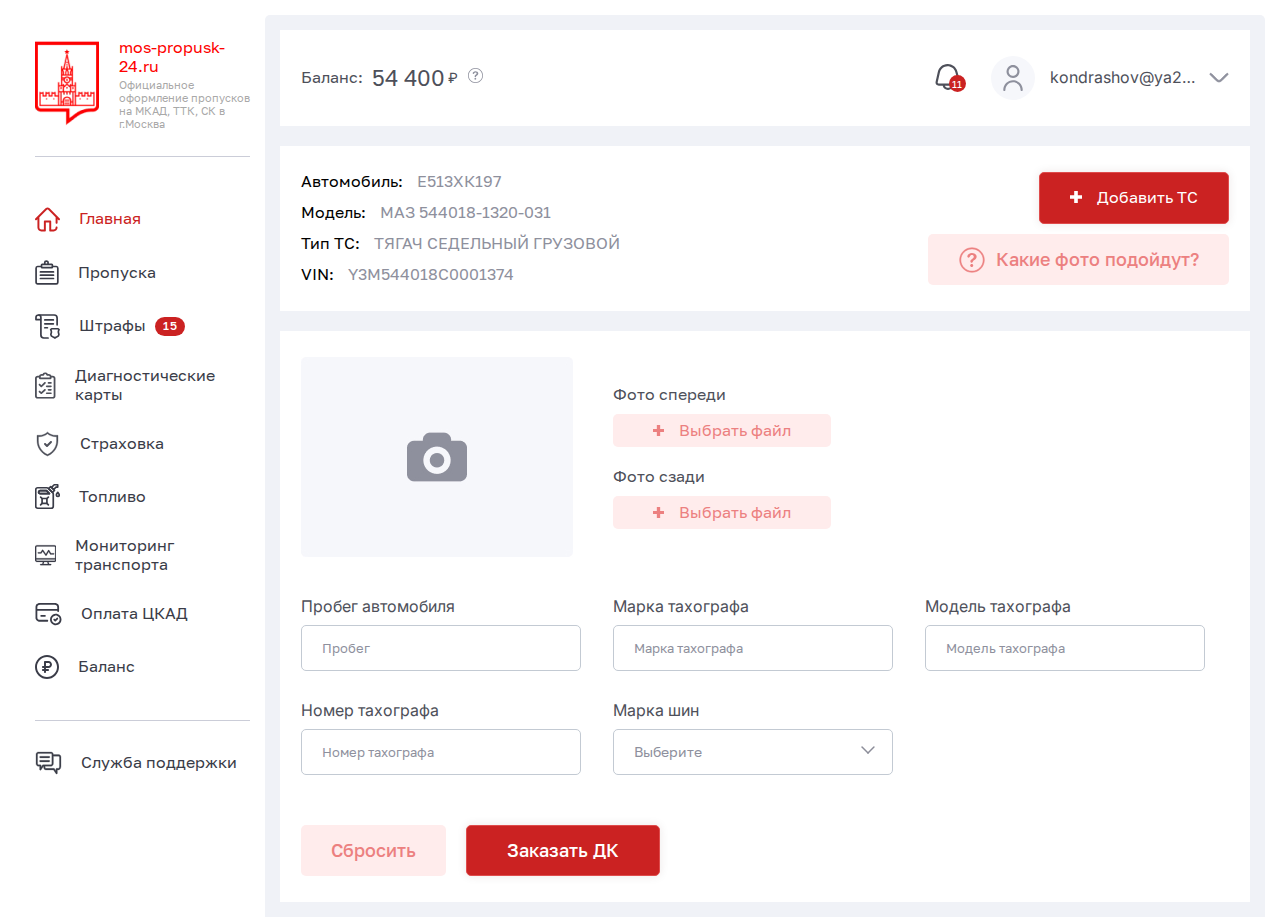
<file: diagnostic/diagnostic.html>
<!DOCTYPE html>
<html lang="en">
<head>
    <meta charset="UTF-8">
    <meta http-equiv="X-UA-Compatible" content="IE=edge">
    <meta name="viewport" content="width=device-width, initial-scale=1.0">
    <link rel="stylesheet" href="https://cdn.jsdelivr.net/npm/swiper@8/swiper-bundle.min.css"/>
    <link rel="stylesheet" href="../css/style.css">
    <title>Document</title>
</head>
<body>
    <div class="wrapper">
        <main class="tc">
            <div class="container">
                <div class="tc-content">
                    <div class="tc-one">
                        <div class="tc-logo">
                            <div class="tc-logo-img">
                                <img src="../img/logo.png" alt="Логотип">
                            </div>
                            <div class="tc-texts">
                                <div class="tc-texts-title">mos-propusk-24.ru</div>
                                <div class="tc-texts-text">Официальное оформление пропусков на МКАД, ТТК, СК в г.Москва</div>
                            </div>
                        </div>
                        <nav class="tc-nav">
                            <ul class="tc-list">
                                <li class="tc-link-active"><a href="#" class="tc-link tc-link-one _tc-text">
                                    <svg width="25" height="29" viewBox="0 0 25 29" fill="none" xmlns="http://www.w3.org/2000/svg">
                                        <g clip-path="url(#clip0_73_1042)">
                                        <path d="M24.7162 13.5436L14.5409 3.30129C14.5279 3.2881 14.5143 3.27531 14.5006 3.26291C13.3895 2.2653 11.7105 2.26174 10.5952 3.25466C10.5813 3.26701 10.5679 3.27976 10.5547 3.29284L0.286713 13.5406C-0.0950251 13.9217 -0.0956599 14.54 0.285346 14.9217C0.666401 15.3035 1.28471 15.3041 1.6664 14.9231L2.4414 14.1496V22.5815C2.4414 24.7354 4.19374 26.4877 6.34765 26.4877H9.86328C10.4026 26.4877 10.8398 26.0505 10.8398 25.5112V17.5522H14.2578V25.5112C14.2578 26.0505 14.695 26.4877 15.2344 26.4877H18.6523C20.8062 26.4877 22.5586 24.7354 22.5586 22.5815C22.5586 22.0421 22.1214 21.6049 21.582 21.6049C21.0427 21.6049 20.6055 22.0421 20.6055 22.5815C20.6055 23.6584 19.7293 24.5346 18.6523 24.5346H16.2109V16.5756C16.2109 16.0362 15.7737 15.599 15.2344 15.599H9.86328C9.32392 15.599 8.88671 16.0362 8.88671 16.5756V24.5346H6.34765C5.2707 24.5346 4.39453 23.6584 4.39453 22.5815V12.2299C4.39453 12.2201 4.39438 12.2104 4.39409 12.2008L11.9114 4.69826C12.2773 4.38757 12.8139 4.38874 13.1784 4.70095L20.6055 12.177V17.6987C20.6055 18.238 21.0427 18.6752 21.582 18.6752C22.1214 18.6752 22.5586 18.238 22.5586 17.6987V14.143L23.3307 14.9202C23.5215 15.1123 23.7724 15.2085 24.0234 15.2085C24.2723 15.2085 24.5212 15.1139 24.7117 14.9247C25.0943 14.5446 25.0964 13.9262 24.7162 13.5436Z" fill="#3A3C48"/>
                                        </g>
                                        <defs>
                                        <clipPath id="clip0_73_1042">
                                        <rect width="25" height="29" fill="white"/>
                                        </clipPath>
                                        </defs>
                                    </svg>
                                    Главная
                                </a></li>
                                <li><a href="#" class="tc-link tc-link-two _tc-text">
                                    <svg width="24" height="28" viewBox="0 0 24 28" fill="none" xmlns="http://www.w3.org/2000/svg">
                                        <g clip-path="url(#clip0_73_965)">
                                        <mask id="mask0_73_965" style="mask-type:luminance" maskUnits="userSpaceOnUse" x="0" y="1" width="25" height="25">
                                        <path d="M0 1H25V26H0V1Z" fill="white"/>
                                        </mask>
                                        <g mask="url(#mask0_73_965)">
                                        <path d="M7.09591 5.34782H16.8185C17.1341 5.34782 17.3912 5.64979 17.3912 6.01801V7.94031C17.3912 8.3086 17.1341 8.60869 16.8185 8.60869H7.09591C6.78035 8.60869 6.52167 8.3086 6.52167 7.94031V6.01801C6.52167 5.64979 6.78035 5.34782 7.09591 5.34782Z" stroke="#3A3C48" stroke-width="1.7" stroke-miterlimit="10" stroke-linecap="round" stroke-linejoin="round"/>
                                        <path d="M17.6501 7.52174L21.3206 7.52174C22.1485 7.52174 22.826 8.27092 22.826 9.18623V23.2499C22.826 24.1653 22.1485 24.913 21.3206 24.913H2.59111C1.76449 24.913 1.08691 24.1653 1.08691 23.2499V9.18623C1.08691 8.27092 1.76449 7.52174 2.59111 7.52174L6.05487 7.52174" stroke="#3A3C48" stroke-width="1.7" stroke-miterlimit="10" stroke-linecap="round" stroke-linejoin="round"/>
                                        <path d="M13.0435 4.72705V3.22528C13.0435 2.59927 12.3093 2.08696 11.4123 2.08696C10.5153 2.08696 9.78119 2.59927 9.78119 3.22528V4.72705" stroke="#3A3C48" stroke-width="1.7" stroke-miterlimit="10" stroke-linecap="round" stroke-linejoin="round"/>
                                        <path d="M5.43475 12.9565H18.4782" stroke="#3A3C48" stroke-width="1.7" stroke-miterlimit="10" stroke-linecap="round" stroke-linejoin="round"/>
                                        <path d="M5.43475 16.2174H18.4782" stroke="#3A3C48" stroke-width="1.7" stroke-miterlimit="10" stroke-linecap="round" stroke-linejoin="round"/>
                                        <path d="M5.43475 19.4783H18.4782" stroke="#3A3C48" stroke-width="1.7" stroke-miterlimit="10" stroke-linecap="round" stroke-linejoin="round"/>
                                        </g>
                                        </g>
                                        <defs>
                                        <clipPath id="clip0_73_965">
                                        <rect width="24" height="28" fill="white"/>
                                        </clipPath>
                                        </defs>
                                    </svg>
                                    Пропуска
                                </a></li>
                                <li><a href="#" class="tc-link tc-link-two _tc-text">
                                    <svg width="25" height="29" viewBox="0 0 25 29" fill="none" xmlns="http://www.w3.org/2000/svg">
                                        <path d="M18.354 7.95703H9.81445" stroke="#3A3C48" stroke-width="1.7" stroke-miterlimit="10" stroke-linecap="round" stroke-linejoin="round"/>
                                        <path d="M18.354 11.8633H9.81445" stroke="#3A3C48" stroke-width="1.7" stroke-miterlimit="10" stroke-linecap="round" stroke-linejoin="round"/>
                                        <path d="M12.3969 15.7695H9.81445" stroke="#3A3C48" stroke-width="1.7" stroke-miterlimit="10" stroke-linecap="round" stroke-linejoin="round"/>
                                        <mask id="mask0_73_1047" style="mask-type:luminance" maskUnits="userSpaceOnUse" x="0" y="2" width="25" height="25">
                                        <path d="M0 2H25V27H0V2Z" fill="white"/>
                                        </mask>
                                        <g mask="url(#mask0_73_1047)">
                                        <path d="M19.873 26.0234C20.9415 24.6715 23.877 25.1836 23.877 22.6847C23.877 21.6196 23.3398 20.9771 23.3398 19.8711C23.3398 18.9903 24.0234 17.6459 24.0234 17.6459L23.1194 16.7447H16.6267L15.7227 17.6459C15.7227 17.6459 16.4062 18.9978 16.4062 19.8785C16.4062 20.9846 15.8691 21.638 15.8691 22.7031C15.8691 25.2021 18.8046 24.6715 19.873 26.0234Z" stroke="#3A3C48" stroke-width="1.7" stroke-miterlimit="10" stroke-linecap="round" stroke-linejoin="round"/>
                                        <path d="M5.66406 7.56641H0.976562V5.44253C0.976562 4.08067 2.08066 2.97661 3.44253 2.97676H3.44258C4.80435 2.97686 5.9082 4.08081 5.9082 5.44253V23.0938C5.9082 24.7118 7.21987 26.0234 8.83789 26.0234H13.0859" stroke="#3A3C48" stroke-width="1.7" stroke-miterlimit="10" stroke-linecap="round" stroke-linejoin="round"/>
                                        <path d="M3.95526 2.97656L19.1895 2.97671C20.8075 2.97671 22.1192 4.28838 22.1192 5.9064V12.8398" stroke="#3A3C48" stroke-width="1.7" stroke-miterlimit="10" stroke-linecap="round" stroke-linejoin="round"/>
                                        </g>
                                    </svg>
                                    Штрафы
                                    <span>15</span>
                                </a></li>
                                <li><a href="#" class="tc-link tc-link-one _tc-text">
                                    <svg width="23" height="29" viewBox="0 0 23 29" fill="none" xmlns="http://www.w3.org/2000/svg">
                                        <g clip-path="url(#clip0_73_1075)">
                                        <path d="M19.47 3.78263H17.9797C17.571 2.68193 16.4707 1.89129 15.18 1.89129H14.0204C13.6118 0.790477 12.5107 0 11.22 0C9.92926 0 8.82818 0.790477 8.41962 1.89129H7.26001C5.96936 1.89129 4.86898 2.68193 4.46031 3.78257H2.97C1.33234 3.78263 0 5.05529 0 6.61959V26.163C0 27.7273 1.33234 29 2.97 29H19.47C21.1077 29 22.44 27.7273 22.44 26.163V6.61959C22.44 5.05529 21.1077 3.78263 19.47 3.78263ZM6.26999 4.72825C6.26999 4.20681 6.71413 3.78257 7.26001 3.78257H9.24C9.78671 3.78257 10.23 3.35919 10.23 2.8369C10.23 2.31547 10.6741 1.89123 11.22 1.89123C11.7659 1.89123 12.2101 2.31547 12.2101 2.8369C12.2101 3.35913 12.6533 3.78257 13.2001 3.78257H15.18C15.7259 3.78257 16.17 4.20681 16.17 4.72825V5.67392H6.26999V4.72825ZM20.46 26.163C20.46 26.6845 20.0158 27.1087 19.4699 27.1087H2.97C2.42412 27.1087 1.97998 26.6845 1.97998 26.163V6.61959C1.97998 6.09816 2.42412 5.67392 2.97 5.67392H4.29001V6.61959C4.29001 7.14182 4.73325 7.56526 5.28003 7.56526H17.16C17.7068 7.56526 18.1501 7.14187 18.1501 6.61959V5.67392H19.4701C20.016 5.67392 20.4601 6.09816 20.4601 6.61959V26.163H20.46Z" fill="#4E505A"/>
                                        <path d="M11.59 10.9943C11.2035 10.6251 10.5766 10.6251 10.19 10.9943L6.92996 14.1083L5.64998 12.8857C5.26342 12.5164 4.63654 12.5164 4.24992 12.8857C3.86331 13.2549 3.86331 13.8537 4.24992 14.223L6.22996 16.1143C6.61658 16.4836 7.24341 16.4836 7.63002 16.1143L11.59 12.3317C11.9767 11.9624 11.9767 11.3636 11.59 10.9943Z" fill="#4E505A"/>
                                        <path d="M11.59 18.5595C11.2035 18.1903 10.5766 18.1903 10.19 18.5595L6.93002 21.6735L5.65004 20.4509C5.26349 20.0816 4.6366 20.0816 4.24998 20.4509C3.86337 20.8201 3.86337 21.4189 4.24998 21.7882L6.23003 23.6795C6.61664 24.0488 7.24347 24.0488 7.63008 23.6795L11.5901 19.8969C11.9767 19.5276 11.9767 18.9288 11.59 18.5595Z" fill="#4E505A"/>
                                        <path d="M17.49 10.7174H14.85C14.3033 10.7174 13.86 11.1408 13.86 11.663C13.86 12.1853 14.3032 12.6087 14.85 12.6087H17.49C18.0367 12.6087 18.48 12.1853 18.48 11.663C18.48 11.1408 18.0367 10.7174 17.49 10.7174Z" fill="#4E505A"/>
                                        <path d="M17.49 14.5H12.87C12.3233 14.5 11.88 14.9234 11.88 15.4457C11.88 15.9679 12.3232 16.3913 12.87 16.3913H17.49C18.0367 16.3913 18.48 15.968 18.48 15.4457C18.48 14.9234 18.0367 14.5 17.49 14.5Z" fill="#4E505A"/>
                                        <path d="M17.49 18.2826H14.85C14.3033 18.2826 13.86 18.706 13.86 19.2283C13.86 19.7506 14.3032 20.174 14.85 20.174H17.49C18.0367 20.174 18.48 19.7506 18.48 19.2283C18.48 18.706 18.0367 18.2826 17.49 18.2826Z" fill="#4E505A"/>
                                        <path d="M17.49 22.0652H12.87C12.3233 22.0652 11.88 22.4886 11.88 23.0109C11.88 23.5332 12.3232 23.9566 12.87 23.9566H17.49C18.0367 23.9566 18.48 23.5332 18.48 23.0109C18.48 22.4886 18.0367 22.0652 17.49 22.0652Z" fill="#4E505A"/>
                                        </g>
                                        <defs>
                                        <clipPath id="clip0_73_1075">
                                        <rect width="23" height="29" fill="white"/>
                                        </clipPath>
                                        </defs>
                                    </svg>
                                    Диагностические карты
                                </a></li>
                                <li><a href="#" class="tc-link tc-link-one _tc-text">
                                    <svg width="26" height="28" viewBox="0 0 26 28" fill="none" xmlns="http://www.w3.org/2000/svg">
                                        <path d="M20.5098 5.2917C17.7412 5.2917 15.0798 4.28487 13.0156 2.45675L12.5 2L11.9844 2.45675C9.9203 4.28492 7.25875 5.29175 4.4902 5.29175H2V10.6979C2 13.8285 2.89786 16.8786 4.59655 19.5183C6.29524 22.1579 8.7072 24.2513 11.5717 25.572L12.5 26L13.4283 25.572C16.2928 24.2513 18.7048 22.158 20.4035 19.5183C22.1021 16.8786 23 13.8285 23 10.6979V5.2917H20.5098ZM21.5803 10.6978C21.5803 13.56 20.7594 16.3485 19.2064 18.7618C17.6534 21.1752 15.4483 23.089 12.8293 24.2965L12.5 24.4483L12.1706 24.2965C9.55169 23.089 7.3466 21.1752 5.79356 18.7618C4.24057 16.3484 3.41973 13.56 3.41973 10.6978V6.69847H4.49025C7.41912 6.69847 10.2415 5.69811 12.5 3.87013C14.7585 5.69802 17.5809 6.69847 20.5098 6.69847H21.5804V10.6978H21.5803Z" fill="#4E505A" stroke="#3A3C48" stroke-width="0.3"/>
                                        <path d="M16.7071 11.2928C16.3167 10.9024 15.6834 10.9024 15.2929 11.2928L12 14.5858L10.7071 13.2929C10.3166 12.9024 9.68341 12.9024 9.29289 13.2929C8.90237 13.6834 8.90237 14.3166 9.29289 14.7071L11.2929 16.7071C11.6834 17.0976 12.3166 17.0976 12.7071 16.7071L16.7071 12.7071C17.0976 12.3166 17.0976 11.6834 16.7071 11.2928Z" fill="#4E505A"/>
                                    </svg>
                                    Страховка
                                </a></li>
                                <li><a href="#" class="tc-link tc-link-two _tc-text">
                                    <svg width="25" height="28" viewBox="0 0 25 28" fill="none" xmlns="http://www.w3.org/2000/svg">
                                        <mask id="mask0_73_997" style="mask-type:luminance" maskUnits="userSpaceOnUse" x="0" y="1" width="25" height="25">
                                        <path d="M0 1H25V26H0V1Z" fill="white"/>
                                        </mask>
                                        <g mask="url(#mask0_73_997)">
                                        <path d="M13.3165 5.32821L17.6966 9.70833C18.0629 10.0746 18.2686 10.5714 18.2686 11.0894V23.3144C18.2686 24.3931 17.3942 25.2676 16.3155 25.2676H2.68555C1.60688 25.2676 0.732422 24.3931 0.732422 23.3144V6.70926C0.732422 5.6306 1.60688 4.75614 2.68555 4.75614H11.9354C12.4534 4.75614 12.9502 4.96195 13.3165 5.32821Z" stroke="#3A3C48" stroke-width="1.7" stroke-miterlimit="10" stroke-linecap="round" stroke-linejoin="round"/>
                                        <path d="M15.6792 3.54769L19.4771 7.34564L17.4055 9.41722L13.6075 5.61928L15.6792 3.54769Z" stroke="#3A3C48" stroke-width="1.7" stroke-miterlimit="10" stroke-linecap="round" stroke-linejoin="round"/>
                                        <path d="M5.10596 7.68588H11.5309L14.4186 10.5736H5.10596C4.30854 10.5736 3.66211 9.92719 3.66211 9.12973C3.66211 8.33231 4.30854 7.68588 5.10596 7.68588Z" stroke="#3A3C48" stroke-width="1.7" stroke-miterlimit="10" stroke-linecap="round" stroke-linejoin="round"/>
                                        <path d="M5.10596 7.68588H11.5309L14.4186 10.5736H5.10596C4.30854 10.5736 3.66211 9.92719 3.66211 9.12973C3.66211 8.33231 4.30854 7.68588 5.10596 7.68588Z" stroke="#3A3C48" stroke-width="1.7" stroke-miterlimit="10" stroke-linecap="round" stroke-linejoin="round"/>
                                        <path d="M22.7051 1.73242V4.03091H21.0658L18.6141 6.48262L16.5425 4.41099L19.221 1.73242H22.7051Z" stroke="#3A3C48" stroke-width="1.7" stroke-miterlimit="10" stroke-linecap="round" stroke-linejoin="round"/>
                                        <path d="M24.2676 11.9863C24.2676 12.7953 23.6117 13.4512 22.8027 13.4512C21.9937 13.4512 21.3379 12.7953 21.3379 11.9863C21.3379 11.1773 22.8027 9.34961 22.8027 9.34961C22.8027 9.34961 24.2676 11.1773 24.2676 11.9863Z" stroke="#3A3C48" stroke-width="1.7" stroke-miterlimit="10" stroke-linecap="round" stroke-linejoin="round"/>
                                        <path d="M7.08527 15.5053H11.9158V20.3359H7.08527V15.5053Z" stroke="#3A3C48" stroke-width="1.7" stroke-miterlimit="10" stroke-linecap="round" stroke-linejoin="round"/>
                                        <path d="M11.9158 15.5053L13.3807 14.0405" stroke="#3A3C48" stroke-width="1.7" stroke-miterlimit="10" stroke-linecap="round" stroke-linejoin="round"/>
                                        <path d="M7.08527 15.5053L5.62042 14.0405" stroke="#3A3C48" stroke-width="1.7" stroke-miterlimit="10" stroke-linecap="round" stroke-linejoin="round"/>
                                        <path d="M11.9158 20.3359L13.3807 21.8008" stroke="#3A3C48" stroke-width="1.7" stroke-miterlimit="10" stroke-linecap="round" stroke-linejoin="round"/>
                                        <path d="M7.08527 20.3359L5.62042 21.8008" stroke="#3A3C48" stroke-width="1.7" stroke-miterlimit="10" stroke-linecap="round" stroke-linejoin="round"/>
                                        </g>
                                    </svg>
                                    Топливо
                                </a></li>
                                <li><a href="#" class="tc-link tc-link-one _tc-text">
                                    <svg width="24" height="28" viewBox="0 0 24 28" fill="none" xmlns="http://www.w3.org/2000/svg">
                                        <g clip-path="url(#clip0_73_1027)">
                                        <path d="M21.7969 3H2.20312C0.988312 3 0 3.95914 0 5.13809V19.6953C0 20.8742 0.988312 21.8334 2.20312 21.8334H8.805L8.10188 24.1079H6.375C5.98669 24.1079 5.67188 24.4134 5.67188 24.7903C5.67188 25.1671 5.98669 25.4727 6.375 25.4727H17.625C18.0133 25.4727 18.3281 25.1671 18.3281 24.7903C18.3281 24.4134 18.0133 24.1079 17.625 24.1079H15.8981L15.195 21.8334H21.7969C23.0117 21.8334 24 20.8742 24 19.6953V5.13809C24 3.95914 23.0117 3 21.7969 3ZM2.20312 4.36474H21.7969C22.2363 4.36474 22.5938 4.71165 22.5938 5.13809V17.5572H1.40625V5.13809C1.40625 4.71165 1.76372 4.36474 2.20312 4.36474ZM14.43 24.1079H9.57005L10.2732 21.8334H13.7269L14.43 24.1079ZM21.7969 20.4686H2.20312C1.76372 20.4686 1.40625 20.1217 1.40625 19.6953V18.9219H22.5938V19.6953C22.5938 20.1217 22.2363 20.4686 21.7969 20.4686Z" fill="#3A3C48" stroke="#3A3C48" stroke-width="0.2"/>
                                        <path d="M3.70312 12.2762H6.70312C6.94556 12.2762 7.17089 12.1549 7.29938 11.9554L8.5972 9.94023L11.7431 14.5198C12.0325 14.941 12.6794 14.9201 12.9386 14.4798L15.3429 10.3965L16.9752 13.0366C17.1023 13.2422 17.3311 13.368 17.5781 13.368H20.9531C21.3414 13.368 21.6562 13.0624 21.6562 12.6856C21.6562 12.3087 21.3414 12.0032 20.9531 12.0032H17.9762L15.931 8.69523C15.6537 8.24664 14.983 8.25715 14.7176 8.70774L12.2821 12.8441L9.16317 8.30382C8.87742 7.88785 8.25005 7.90432 7.98187 8.32066L6.31341 10.9114H3.70312C3.31481 10.9114 3 11.2169 3 11.5938C3 11.9706 3.31481 12.2762 3.70312 12.2762Z" fill="#3A3C48" stroke="#3A3C48" stroke-width="0.2"/>
                                        </g>
                                        <defs>
                                        <clipPath id="clip0_73_1027">
                                        <rect width="24" height="28" fill="white"/>
                                        </clipPath>
                                        </defs>
                                    </svg>
                                    Мониторинг транспорта
                                </a></li>
                                <li><a href="#" class="tc-link tc-link-one _tc-text">
                                    <svg width="27" height="28" viewBox="0 0 27 28" fill="none" xmlns="http://www.w3.org/2000/svg">
                                        <path d="M12.2916 19.8438H5.04165C3.13611 19.8438 2.3229 19.0305 2.3229 17.125V10.7813H22.2604V11.0833C22.2604 11.3237 22.3559 11.5542 22.5258 11.7242C22.6958 11.8941 22.9263 11.9896 23.1667 11.9896C23.407 11.9896 23.6375 11.8941 23.8075 11.7242C23.9774 11.5542 24.0729 11.3237 24.0729 11.0833V7.45834C24.1439 6.84612 24.0755 6.22579 23.8728 5.64374C23.6702 5.06169 23.3386 4.53299 22.9028 4.09719C22.467 3.66139 21.9383 3.32977 21.3562 3.12715C20.7742 2.92452 20.1539 2.85613 19.5417 2.92709H5.04165C4.42944 2.85613 3.8091 2.92452 3.22705 3.12715C2.645 3.32977 2.1163 3.66139 1.6805 4.09719C1.2447 4.53299 0.913088 5.06169 0.710461 5.64374C0.507834 6.22579 0.439441 6.84612 0.5104 7.45834V17.125C0.439441 17.7372 0.507834 18.3576 0.710461 18.9396C0.913088 19.5217 1.2447 20.0504 1.6805 20.4862C2.1163 20.9219 2.645 21.2536 3.22705 21.4562C3.8091 21.6588 4.42944 21.7272 5.04165 21.6563H12.2916C12.532 21.6563 12.7625 21.5608 12.9325 21.3908C13.1024 21.2209 13.1979 20.9904 13.1979 20.75C13.1979 20.5097 13.1024 20.2791 12.9325 20.1092C12.7625 19.9392 12.532 19.8438 12.2916 19.8438ZM5.04165 4.73959H19.5417C21.4472 4.73959 22.2604 5.5528 22.2604 7.45834V8.96875H2.3229V7.45834C2.3229 5.5528 3.13611 4.73959 5.04165 4.73959ZM9.87498 15.0104C10.1153 15.0104 10.3458 15.1059 10.5158 15.2759C10.6858 15.4458 10.7812 15.6763 10.7812 15.9167C10.7812 16.157 10.6858 16.3875 10.5158 16.5575C10.3458 16.7274 10.1153 16.8229 9.87498 16.8229H6.24998C6.00963 16.8229 5.77912 16.7274 5.60917 16.5575C5.43921 16.3875 5.34373 16.157 5.34373 15.9167C5.34373 15.6763 5.43921 15.4458 5.60917 15.2759C5.77912 15.1059 6.00963 15.0104 6.24998 15.0104H9.87498ZM20.75 13.8021C19.6148 13.8021 18.5051 14.1387 17.5612 14.7694C16.6174 15.4001 15.8817 16.2965 15.4473 17.3452C15.0129 18.394 14.8992 19.548 15.1207 20.6614C15.3421 21.7748 15.8888 22.7975 16.6915 23.6002C17.4942 24.4029 18.5169 24.9495 19.6302 25.171C20.7436 25.3924 21.8977 25.2788 22.9464 24.8444C23.9952 24.4099 24.8916 23.6743 25.5223 22.7304C26.1529 21.7865 26.4896 20.6769 26.4896 19.5417C26.4876 18.02 25.8823 16.5613 24.8064 15.4853C23.7304 14.4093 22.2716 13.804 20.75 13.8021ZM20.75 23.4688C19.9733 23.4688 19.214 23.2384 18.5682 22.8069C17.9224 22.3754 17.4191 21.7621 17.1218 21.0445C16.8246 20.3269 16.7468 19.5373 16.8984 18.7755C17.0499 18.0138 17.4239 17.314 17.9731 16.7648C18.5223 16.2156 19.2221 15.8416 19.9838 15.69C20.7456 15.5385 21.5352 15.6163 22.2528 15.9135C22.9704 16.2108 23.5837 16.7141 24.0152 17.3599C24.4467 18.0057 24.6771 18.765 24.6771 19.5417C24.6758 20.5828 24.2616 21.5809 23.5254 22.3171C22.7892 23.0533 21.7911 23.4675 20.75 23.4688ZM22.9008 17.8935C22.985 17.9777 23.0518 18.0776 23.0974 18.1876C23.143 18.2976 23.1665 18.4155 23.1665 18.5345C23.1665 18.6536 23.143 18.7715 23.0974 18.8815C23.0518 18.9915 22.985 19.0914 22.9008 19.1755L20.8877 21.1898C20.7174 21.3593 20.487 21.4545 20.2467 21.4545C20.0065 21.4545 19.776 21.3593 19.6057 21.1898L18.5991 20.1821C18.4391 20.0103 18.3519 19.7831 18.3561 19.5483C18.3602 19.3135 18.4553 19.0895 18.6214 18.9235C18.7874 18.7574 19.0114 18.6623 19.2462 18.6582C19.481 18.654 19.7082 18.7412 19.88 18.9013L20.2425 19.2638L21.6164 17.8899C21.7007 17.8054 21.801 17.7384 21.9113 17.6929C22.0217 17.6473 22.1399 17.624 22.2593 17.6243C22.3787 17.6247 22.4969 17.6486 22.607 17.6948C22.7171 17.741 22.8169 17.8085 22.9008 17.8935Z" fill="#3A3C48"/>
                                    </svg>
                                    Оплата ЦКАД
                                </a></li>
                                <li><a href="#" class="tc-link tc-link-one _tc-text">
                                    <svg width="24" height="28" viewBox="0 0 24 28" fill="none" xmlns="http://www.w3.org/2000/svg">
                                        <g clip-path="url(#clip0_73_1099)">
                                        <path d="M20.4835 5.51674C15.795 0.828269 8.20592 0.827565 3.51679 5.51674C-1.17173 10.2052 -1.17248 17.7943 3.51679 22.4834C8.20526 27.1719 15.7943 27.1726 20.4835 22.4834C25.1719 17.795 25.1727 10.2059 20.4835 5.51674ZM12.0001 24.0265C6.4715 24.0265 1.97364 19.5286 1.97364 14.0001C1.97364 8.47149 6.4715 3.97369 12.0001 3.97369C17.5287 3.97369 22.0265 8.47154 22.0265 14.0001C22.0265 19.5287 17.5287 24.0265 12.0001 24.0265Z" fill="#3A3C48"/>
                                        <path d="M13.5016 8.00916H9.99781C9.45357 8.00916 9.01238 8.45035 9.01238 8.99459V13.0146H7.99569C7.45145 13.0146 7.01025 13.4558 7.01025 14C7.01025 14.5442 7.45145 14.9854 7.99569 14.9854H9.01238V16.0178H7.99569C7.45145 16.0178 7.01025 16.459 7.01025 17.0032C7.01025 17.5475 7.45145 17.9887 7.99569 17.9887H9.01238V19.0054C9.01238 19.5496 9.45357 19.9908 9.99781 19.9908C10.5421 19.9908 10.9832 19.5496 10.9832 19.0054V17.9887H13.001C13.5453 17.9887 13.9865 17.5475 13.9865 17.0032C13.9865 16.459 13.5453 16.0178 13.001 16.0178H10.9832V14.9854H13.5016C15.4249 14.9854 16.9897 13.4207 16.9897 11.4973C16.9897 9.57393 15.425 8.00916 13.5016 8.00916ZM13.5016 13.0145H10.9832V9.97998H13.5016C14.3382 9.97998 15.0188 10.6606 15.0188 11.4972C15.0188 12.3339 14.3382 13.0145 13.5016 13.0145Z" fill="#3A3C48"/>
                                        </g>
                                        <defs>
                                        <clipPath id="clip0_73_1099">
                                        <rect width="24" height="28" fill="white"/>
                                        </clipPath>
                                        </defs>
                                    </svg>
                                    Баланс
                                </a></li>
                            </ul>
                        </nav>
                        <a href="#" class="tc-link tc-link-one _tc-text">
                            <svg width="27" height="24" viewBox="0 0 27 24" fill="none" xmlns="http://www.w3.org/2000/svg">
                                <path d="M23.7666 3.5759H18.4038C18.3957 2.15405 17.3973 1.00006 16.1708 1.00006H3.2334C2.00191 1.00006 1 2.1634 1 3.59322V12.6226C1 14.0525 2.00191 15.2158 3.2334 15.2158H4.61387V18.4918C4.61387 18.8382 4.83868 19.144 5.16759 19.2449C5.24278 19.268 5.31934 19.2791 5.39508 19.2791C5.65055 19.2791 5.89601 19.1524 6.04381 18.9305L8.51798 15.2158H8.59616C8.60426 16.6377 8.59616 18.7494 10.8292 18.9367H18.482L20.9561 22.6514C21.1039 22.8734 21.3494 23.0001 21.6049 23.0001C21.6806 23.0001 21.7572 22.9889 21.8324 22.9659C22.1613 22.8649 22.3861 22.5592 22.3861 22.2127V18.9367H23.7666C24.9981 18.9367 26 16.6283 26 15.1985V6.16902C26 4.73914 24.9981 3.5759 23.7666 3.5759ZM6.17638 14.4285C6.17638 13.9937 5.82657 13.6413 5.39513 13.6413H3.2334C2.91607 13.6413 2.5625 13.2229 2.5625 12.6226V3.59322C2.5625 2.99293 2.91607 2.5746 3.2334 2.5746H16.1708C16.4882 2.5746 16.8417 2.99293 16.8417 3.59322V12.6226C16.8417 13.2229 16.4882 13.6413 16.1708 13.6413H8.10148C7.83121 13.6413 7.59308 13.7796 7.4528 13.9898L6.17643 15.9061L6.17638 14.4285ZM24.4375 15.1985C24.4375 15.7987 24.084 17.3622 23.7666 17.3622H21.6049C21.1734 17.3622 20.8236 17.7146 20.8236 18.1495V19.6271L19.5473 17.7107C19.3967 17.4846 19.15 17.3624 18.8986 17.3622C18.8986 17.3622 11.4995 17.3622 10.8292 17.3622C10.159 17.3622 10.1658 15.8066 10.159 15.2158H16.1708C17.4023 15.2158 18.4042 14.0525 18.4042 12.6226V5.15044H23.7666C24.084 5.15044 24.4375 5.56878 24.4375 6.16902V15.1985ZM14.1135 10.9121H5.23209C4.80064 10.9121 4.45084 10.5597 4.45084 10.1248C4.45084 9.69003 4.80064 9.33758 5.23209 9.33758H14.1135C14.5449 9.33758 14.8948 9.69003 14.8948 10.1248C14.8948 10.5597 14.5449 10.9121 14.1135 10.9121ZM4.50943 6.09108C4.50943 5.65626 4.85924 5.30381 5.29068 5.30381H14.1721C14.6035 5.30381 14.9533 5.65626 14.9533 6.09108C14.9533 6.5259 14.6035 6.87835 14.1721 6.87835H5.29068C4.85924 6.87835 4.50943 6.5259 4.50943 6.09108Z" fill="#3A3C48" stroke="#4E505A" stroke-width="0.3"/>
                            </svg>
                            Служба поддержки
                        </a>
                    </div>
                    <div class="tc-two">
                        <div class="tc-top tc-style">
                            <div class="tc-top-money _tc-text">
                                Баланс:
                                <span class="tc-top-total">54 400</span>
                                <p>₽</p>
                                <div class="tc-top-question">
                                    <svg width="15" height="15" viewBox="0 0 15 15" fill="none" xmlns="http://www.w3.org/2000/svg">
                                        <g clip-path="url(#clip0_73_835)">
                                        <path d="M7.45365 4.5388C8.1475 4.5388 8.56433 4.9089 8.56433 5.53322C8.56433 6.66708 6.54036 6.97961 6.54036 8.35572C6.54036 8.72582 6.78261 9.13031 7.28019 9.13031C8.04357 9.13031 7.95123 8.56357 8.229 8.15833C8.59872 7.61514 10.3225 7.0368 10.3225 5.53284C10.3225 3.90252 8.86565 3.21951 7.38486 3.21951C5.97436 3.21951 4.67825 4.22589 4.67825 5.35975C4.67825 5.82219 5.02555 6.06519 5.43042 6.06519C6.55157 6.06557 5.97361 4.5388 7.45365 4.5388Z" fill="#8E909D"/>
                                        <path d="M8.27497 10.8313C8.27497 10.3105 7.84692 9.88287 7.32653 9.88287C6.80615 9.88287 6.3781 10.3113 6.3781 10.8313C6.3781 11.3521 6.80615 11.7797 7.32653 11.7797C7.84692 11.7797 8.27497 11.3521 8.27497 10.8313Z" fill="#8E909D"/>
                                        <path d="M15 7.5C15 3.36457 11.6354 0 7.5 0C3.36457 0 0 3.36457 0 7.5C0 11.6354 3.36457 15 7.5 15C11.6354 15 15 11.6358 15 7.5ZM0.747682 7.5C0.747682 3.77692 3.77692 0.747682 7.5 0.747682C11.2231 0.747682 14.2523 3.77692 14.2523 7.5C14.2523 11.2231 11.2231 14.2523 7.5 14.2523C3.77692 14.2523 0.747682 11.2231 0.747682 7.5Z" fill="#8E909D"/>
                                        </g>
                                        <defs>
                                        <clipPath id="clip0_73_835">
                                        <rect width="15" height="15" fill="white"/>
                                        </clipPath>
                                        </defs>
                                    </svg>
                                    <div class="tc-top-question-block">
                                        <div class="tc-top-question-item">
                                            Основ. <span class="_tc-text">52 000 ₽</span>
                                        </div>
                                        <div class="tc-top-question-item">
                                            Основ. <span class="_tc-text">2 000 ₽</span>
                                        </div>
                                        <div class="tc-top-question-item">
                                            Основ. <span class="_tc-text">400 ₽</span>
                                        </div>
                                    </div>
                                </div>
                            </div>
                            <div class="tc-top-menu">
                                <a href="#" class="tc-top-notice">
                                    <svg width="26" height="26" viewBox="0 0 26 26" fill="none" xmlns="http://www.w3.org/2000/svg">
                                        <path d="M25.1973 17.55L22.3806 7.39808C21.7791 5.22645 20.4686 3.3184 18.6575 1.9776C16.8464 0.636812 14.6389 -0.0596725 12.3863 -0.000999514C10.1336 0.0576735 7.96537 0.868132 6.22655 2.30139C4.48772 3.73464 3.27826 5.70833 2.79067 7.90833L0.612083 17.7125C0.506667 18.1875 0.509238 18.6801 0.619607 19.1539C0.729977 19.6278 0.945327 20.0708 1.24977 20.4503C1.55421 20.8298 1.93998 21.1361 2.37861 21.3467C2.81725 21.5572 3.29755 21.6665 3.78408 21.6667H7.69167C7.94031 22.8911 8.60462 23.992 9.57205 24.7827C10.5395 25.5735 11.7505 26.0054 13 26.0054C14.2495 26.0054 15.4605 25.5735 16.4279 24.7827C17.3954 23.992 18.0597 22.8911 18.3083 21.6667H22.0675C22.5681 21.6664 23.0619 21.5506 23.5104 21.3281C23.9588 21.1056 24.3498 20.7825 24.6529 20.384C24.9559 19.9856 25.1628 19.5225 25.2575 19.0309C25.3521 18.5393 25.3307 18.0325 25.1973 17.55ZM13 23.8333C12.3302 23.8306 11.6777 23.6209 11.1316 23.2331C10.5855 22.8452 10.1726 22.2981 9.94933 21.6667H16.0507C15.8274 22.2981 15.4145 22.8452 14.8684 23.2331C14.3223 23.6209 13.6698 23.8306 13 23.8333ZM22.9288 19.0721C22.8277 19.2061 22.6967 19.3145 22.5462 19.3889C22.3957 19.4632 22.2299 19.5012 22.0621 19.5H3.78408C3.62187 19.5 3.46173 19.4635 3.31548 19.3933C3.16924 19.3231 3.04063 19.221 2.93914 19.0944C2.83765 18.9679 2.76588 18.8202 2.72912 18.6622C2.69236 18.5042 2.69155 18.3399 2.72675 18.1816L4.90533 8.37741C5.28922 6.6508 6.23925 5.10206 7.60441 3.9774C8.96957 2.85273 10.6715 2.21668 12.4397 2.17036C14.2078 2.12404 15.9407 2.6701 17.3629 3.72175C18.7851 4.7734 19.8149 6.27027 20.2887 7.97441L23.1053 18.1263C23.1513 18.2869 23.1593 18.4559 23.1287 18.62C23.098 18.7842 23.0296 18.939 22.9288 19.0721Z" fill="#4E505A"/>
                                    </svg>
                                    <span class="tc-top-notice">11</span> 
                                </a>
                                <div class="tc-top-user">
                                    <div class="tc-top-user-img">
                                        <svg width="26" height="26" viewBox="0 0 26 26" fill="none" xmlns="http://www.w3.org/2000/svg">
                                            <g clip-path="url(#clip0_73_1108)">
                                            <path d="M13 13C14.2856 13 15.5423 12.6188 16.6112 11.9046C17.6801 11.1903 18.5132 10.1752 19.0052 8.98745C19.4972 7.79973 19.6259 6.49279 19.3751 5.23192C19.1243 3.97104 18.5052 2.81285 17.5962 1.90381C16.6872 0.994768 15.529 0.375703 14.2681 0.124899C13.0072 -0.125905 11.7003 0.00281636 10.5126 0.494786C9.32484 0.986756 8.30968 1.81988 7.59545 2.8888C6.88122 3.95772 6.5 5.21442 6.5 6.5C6.50172 8.22338 7.18709 9.87568 8.40571 11.0943C9.62432 12.3129 11.2766 12.9983 13 13ZM13 2.16667C13.8571 2.16667 14.6949 2.42082 15.4075 2.89697C16.1201 3.37312 16.6755 4.0499 17.0035 4.84171C17.3315 5.63352 17.4173 6.50481 17.2501 7.34539C17.0829 8.18598 16.6702 8.95811 16.0641 9.56413C15.4581 10.1702 14.686 10.5829 13.8454 10.7501C13.0048 10.9173 12.1335 10.8315 11.3417 10.5035C10.5499 10.1755 9.87312 9.62009 9.39697 8.90747C8.92081 8.19486 8.66667 7.35706 8.66667 6.5C8.66667 5.35073 9.12321 4.24853 9.93587 3.43587C10.7485 2.62322 11.8507 2.16667 13 2.16667Z" fill="#8E909D"/>
                                            <path d="M13 15.1667C10.415 15.1695 7.93673 16.1977 6.10888 18.0255C4.28102 19.8534 3.25287 22.3317 3.25 24.9167C3.25 25.204 3.36414 25.4795 3.5673 25.6827C3.77047 25.8859 4.04602 26 4.33333 26C4.62065 26 4.8962 25.8859 5.09937 25.6827C5.30253 25.4795 5.41667 25.204 5.41667 24.9167C5.41667 22.9054 6.21562 20.9766 7.63777 19.5544C9.05992 18.1323 10.9888 17.3333 13 17.3333C15.0112 17.3333 16.9401 18.1323 18.3622 19.5544C19.7844 20.9766 20.5833 22.9054 20.5833 24.9167C20.5833 25.204 20.6975 25.4795 20.9006 25.6827C21.1038 25.8859 21.3793 26 21.6667 26C21.954 26 22.2295 25.8859 22.4327 25.6827C22.6359 25.4795 22.75 25.204 22.75 24.9167C22.7471 22.3317 21.719 19.8534 19.8911 18.0255C18.0633 16.1977 15.585 15.1695 13 15.1667Z" fill="#8E909D"/>
                                            </g>
                                            <defs>
                                            <clipPath id="clip0_73_1108">
                                            <rect width="26" height="26" fill="white"/>
                                            </clipPath>
                                            </defs>
                                        </svg>
                                    </div>
                                    <div class="tc-top-user-names">
                                        <a href="#" class="tc-top-user-name _tc-text">kondrashov@ya23214</a>
                                        <div class="tc-top-user-arrow">
                                            <svg width="20" height="11" viewBox="0 0 20 11" fill="none" xmlns="http://www.w3.org/2000/svg">
                                                <path d="M18.9999 2.12251C19.0005 2.22122 18.9815 2.31906 18.9442 2.41044C18.9069 2.50182 18.8519 2.58493 18.7824 2.65501L12.6549 8.78251C12.3066 9.13174 11.8927 9.40881 11.4371 9.59786C10.9816 9.7869 10.4931 9.88422 9.99989 9.88422C9.50664 9.88422 9.01823 9.7869 8.56264 9.59786C8.10705 9.40881 7.69324 9.13174 7.34489 8.78251L1.21739 2.65501C1.14747 2.58508 1.092 2.50207 1.05415 2.4107C1.0163 2.31933 0.996826 2.22141 0.996826 2.12251C0.996826 2.02362 1.0163 1.92569 1.05415 1.83433C1.09199 1.74296 1.14747 1.65994 1.21739 1.59001C1.28732 1.52008 1.37034 1.46461 1.46171 1.42677C1.55307 1.38892 1.651 1.36944 1.74989 1.36944C1.84879 1.36944 1.94671 1.38892 2.03808 1.42677C2.12945 1.46461 2.21247 1.52008 2.28239 1.59001L8.40989 7.71751C8.83177 8.13886 9.40364 8.37553 9.99989 8.37553C10.5961 8.37553 11.168 8.13886 11.5899 7.71751L17.7174 1.59001C17.7871 1.51972 17.8701 1.46392 17.9615 1.42584C18.0529 1.38777 18.1509 1.36816 18.2499 1.36816C18.3489 1.36816 18.4469 1.38777 18.5383 1.42584C18.6297 1.46392 18.7127 1.51972 18.7824 1.59001C18.8519 1.66009 18.9069 1.7432 18.9442 1.83458C18.9815 1.92596 19.0005 2.02381 18.9999 2.12251Z" fill="#8E909D" stroke="#8E909D"/>
                                                </svg>
                                                
                                        </div>
                                    </div>
                                </div>
                            </div>
                        </div>
                        <div class="tc-body view-body tc-style diagnostic-body">
                            <div class="view-body-texts">
                                <div class="view-body-text _text">Автомобиль: <span>Е513ХК197</span></div>
                                <div class="view-body-text _text">Модель: <span>МАЗ 544018-1320-031</span></div>
                                <div class="view-body-text _text">Тип ТС: <span>ТЯГАЧ СЕДЕЛЬНЫЙ ГРУЗОВОЙ</span></div>
                                <div class="view-body-text _text">VIN: <span>Y3M544018C0001374</span></div>
                            </div>
                            <div class="view-body-right">
                                <button type="button" class="tc-body-btn-red pop-up-active _tc-text"><span>
                                    <svg width="12" height="12" viewBox="0 0 12 12" fill="none" xmlns="http://www.w3.org/2000/svg">
                                    <path d="M4.18824 12V7.74118H0V4.25882H4.18824V0H7.81176V4.25882H12V7.74118H7.81176V12H4.18824Z" fill="white"/>
                                    </svg>
                                    </span> Добавить ТС
                                </button>
                                <button type="button" class="diagnostic-body-button _btn diagnostic-pop-up-active">
                                    <svg width="28" height="28" viewBox="0 0 28 28" fill="none" xmlns="http://www.w3.org/2000/svg">
                                        <path d="M13.9248 9.12268C15.0676 9.12268 15.7541 9.73226 15.7541 10.7605C15.7541 12.6281 12.4205 13.1428 12.4205 15.4094C12.4205 16.0189 12.8195 16.6852 13.6391 16.6852C14.8964 16.6852 14.7443 15.7517 15.2018 15.0843C15.8108 14.1896 18.6499 13.237 18.6499 10.7599C18.6499 8.07469 16.2504 6.94974 13.8115 6.94974C11.4883 6.94974 9.35352 8.6073 9.35352 10.4748C9.35352 11.2365 9.92554 11.6367 10.5924 11.6367C12.439 11.6374 11.487 9.12268 13.9248 9.12268Z" fill="#EC8080"/>
                                        <path d="M15.2766 19.4868C15.2766 18.6291 14.5716 17.9247 13.7145 17.9247C12.8574 17.9247 12.1523 18.6303 12.1523 19.4868C12.1523 20.3446 12.8574 21.049 13.7145 21.049C14.5716 21.049 15.2766 20.3446 15.2766 19.4868Z" fill="#EC8080"/>
                                        <path d="M26.3533 14C26.3533 7.18871 20.8117 1.64706 14.0004 1.64706C7.18911 1.64706 1.64746 7.18871 1.64746 14C1.64746 20.8113 7.18911 26.3529 14.0004 26.3529C20.8117 26.3529 26.3533 20.8119 26.3533 14ZM2.87894 14C2.87894 7.86787 7.86826 2.87854 14.0004 2.87854C20.1325 2.87854 25.1219 7.86787 25.1219 14C25.1219 20.1321 20.1325 25.1215 14.0004 25.1215C7.86826 25.1215 2.87894 20.1321 2.87894 14Z" fill="#EC8080" stroke="#EC8080" stroke-width="0.5"/>
                                    </svg>
                                    Какие фото подойдут?                                        
                                </button>
                            </div>
                        </div>
                        <div class="diagnostic view-mini tc-style">
                            <div class="view-body-right">
                                <button type="button" class="tc-body-btn-red pop-up-active _tc-text"><span>
                                    <svg width="12" height="12" viewBox="0 0 12 12" fill="none" xmlns="http://www.w3.org/2000/svg">
                                    <path d="M4.18824 12V7.74118H0V4.25882H4.18824V0H7.81176V4.25882H12V7.74118H7.81176V12H4.18824Z" fill="white"/>
                                    </svg>
                                    </span> Загрузить СТС
                                </button>
                                <button type="button" class="diagnostic-body-button _btn diagnostic-pop-up-active">
                                    <svg width="28" height="28" viewBox="0 0 28 28" fill="none" xmlns="http://www.w3.org/2000/svg">
                                        <path d="M13.9248 9.12268C15.0676 9.12268 15.7541 9.73226 15.7541 10.7605C15.7541 12.6281 12.4205 13.1428 12.4205 15.4094C12.4205 16.0189 12.8195 16.6852 13.6391 16.6852C14.8964 16.6852 14.7443 15.7517 15.2018 15.0843C15.8108 14.1896 18.6499 13.237 18.6499 10.7599C18.6499 8.07469 16.2504 6.94974 13.8115 6.94974C11.4883 6.94974 9.35352 8.6073 9.35352 10.4748C9.35352 11.2365 9.92554 11.6367 10.5924 11.6367C12.439 11.6374 11.487 9.12268 13.9248 9.12268Z" fill="#EC8080"/>
                                        <path d="M15.2766 19.4868C15.2766 18.6291 14.5716 17.9247 13.7145 17.9247C12.8574 17.9247 12.1523 18.6303 12.1523 19.4868C12.1523 20.3446 12.8574 21.049 13.7145 21.049C14.5716 21.049 15.2766 20.3446 15.2766 19.4868Z" fill="#EC8080"/>
                                        <path d="M26.3533 14C26.3533 7.18871 20.8117 1.64706 14.0004 1.64706C7.18911 1.64706 1.64746 7.18871 1.64746 14C1.64746 20.8113 7.18911 26.3529 14.0004 26.3529C20.8117 26.3529 26.3533 20.8119 26.3533 14ZM2.87894 14C2.87894 7.86787 7.86826 2.87854 14.0004 2.87854C20.1325 2.87854 25.1219 7.86787 25.1219 14C25.1219 20.1321 20.1325 25.1215 14.0004 25.1215C7.86826 25.1215 2.87894 20.1321 2.87894 14Z" fill="#EC8080" stroke="#EC8080" stroke-width="0.5"/>
                                    </svg>
                                    Какие фото подойдут?                                        
                                </button>
                            </div>
                        </div>
                        <div class="diagnostic tc-style">
                            <div class="diagnostic-top">
                                <div class="diagnostic-img">
                                    <img src="../img/diagnostic-img.jpg" alt="">
                                </div>
                                <div class="diagnostic-top-blocks">
                                    <div class="diagnostic-top-block">
                                        <div class="diagnostic-top-name _text">Фото спереди</div>
                                        <div class="diagnostic-top-input">
                                            <input type="file">
                                            <p class="_text">
                                                <svg width="11" height="11" viewBox="0 0 11 11" fill="none" xmlns="http://www.w3.org/2000/svg">
                                                    <path d="M3.83922 11V7.09608H0V3.90392H3.83922V0H7.16078V3.90392H11V7.09608H7.16078V11H3.83922Z" fill="#EC8080"/>
                                                    </svg>
                                                    
                                                <span>Выбрать файл</span>
                                            </p>
                                        </div>
                                    </div>
                                    <div class="diagnostic-top-block">
                                        <div class="diagnostic-top-name _text">Фото сзади</div>
                                        <div class="diagnostic-top-input">
                                            <input type="file">
                                            <p class="_text">
                                                <svg width="11" height="11" viewBox="0 0 11 11" fill="none" xmlns="http://www.w3.org/2000/svg">
                                                    <path d="M3.83922 11V7.09608H0V3.90392H3.83922V0H7.16078V3.90392H11V7.09608H7.16078V11H3.83922Z" fill="#EC8080"/>
                                                    </svg>
                                                    
                                                <span>Выбрать файл</span>
                                            </p>
                                        </div>
                                    </div>
                                </div>
                            </div>
                            <div class="diagnostic-inputs">
                                <div class="cabinet-top-input">
                                    <div class="cabinet-top-input-name">Пробег автомобиля</div>
                                    <input placeholder="Пробег" type="text">
                                </div>
                                <div class="cabinet-top-input">
                                    <div class="cabinet-top-input-name">Марка тахографа</div>
                                    <input placeholder="Марка тахографа" type="text">
                                </div>
                                <div class="cabinet-top-input">
                                    <div class="cabinet-top-input-name">Модель тахографа</div>
                                    <input placeholder="Модель тахографа" type="text">
                                </div>
                                <div class="cabinet-top-input">
                                    <div class="cabinet-top-input-name">Номер тахографа</div>
                                    <input placeholder="Номер тахографа" type="text">
                                </div>
                                <div class="view-column-block-container">
                                    <div class="view-column-block-text">Марка шин</div>
                                    <div class="online-block online-select">
                                        <input value="Выберите" type="text" class="online-select-input">
                                        <svg width="20" height="20" viewBox="0 0 20 20" fill="none" xmlns="http://www.w3.org/2000/svg">
                                            <line x1="4.06066" y1="7.99997" x2="10" y2="13.9393" stroke="#8C8D99" stroke-width="1.5" stroke-linecap="round"></line>
                                            <line x1="0.75" y1="-0.75" x2="9.14949" y2="-0.75" transform="matrix(-0.707107 0.707107 0.707107 0.707107 17 7.99997)" stroke="#8C8D99" stroke-width="1.5" stroke-linecap="round"></line>
                                            </svg>
                                            
                                        <div class="online-block-items">
                                            <div class="online-block-item">Марка-2</div>
                                            <div class="online-block-item">Марка-3</div>
                                            <div class="online-block-item">Марка-4</div>
                                        </div>
                                    </div>
                                </div>
                            </div>
                            <div class="diagnostic-buttons">
                                <button type="button" class="diagnostic-btn _btn">Сбросить</button>
                                <button  type="button" class="diagnostic-btn _btn diagnostic-confirmation-active">Заказать ДК</button>
                            </div>
                        </div>
                    </div>
                </div>
            </div>
            <div class="pop-up-overflow diagnostic-pop-up">
                <div class="pop-up-content">
                    <div class="pop-up-top">
                        <div class="pop-up-title">Какие фото подойдут?</div>
                    </div>
                    <div class="pop-up-form">
                        <ul class="diagnostic-pop-up-texts">
                            <div class="diagnostic-pop-up-text _text">Лучшая фотография, это фотография сделанная по следующим правилам:</div>
                            <li class="diagnostic-pop-up-sub-text _text">Фото ТС в помещении (желательно автосервис над смотровой ямой)</li>
                            <li class="diagnostic-pop-up-sub-text _text">Ракурс фото - диагональ</li>
                            <li class="diagnostic-pop-up-sub-text _text">Обязательно рядом с ТС человек в маске(желательно мужчина)</li>
                            <li class="diagnostic-pop-up-sub-text _text">Пожалуйста, постарайтесь чтобы в кадре не было ничего лишнего</li>
                        </ul>
                        <div class="diagnostic-pop-up-block">
                            <div class="diagnostic-pop-up-sliders">
                                <div class="swiper-wrapper">
                                    <div class="swiper-slide">
                                        <div class="diagnostic-pop-up-img">
                                            <img src="../img/diagnostic-slider-img.jpg" alt="">
                                        </div>
                                    </div>
                                </div>
                            </div>
                            <div class="diagnostic-button-prev">
                                <svg width="35" height="35" viewBox="0 0 35 35" fill="none" xmlns="http://www.w3.org/2000/svg">
                                    <g clip-path="url(#clip0_435_1334)">
                                    <path d="M18.3573 17.4999C18.3252 17.0874 18.4506 16.666 18.767 16.3511L31.7752 3.36465C32.3497 2.79171 33.2799 2.79171 33.8543 3.36465C34.4288 3.93765 34.4288 4.86643 33.8543 5.44086L21.7748 17.4999L33.8543 29.5591C34.4288 30.132 34.4288 31.0608 33.8543 31.6338C33.2798 32.2067 32.3496 32.2067 31.7752 31.6338L18.7669 18.6474C18.4506 18.3324 18.3266 17.9126 18.3573 17.4999ZM1.1266 16.3511L17.0756 0.429709C17.6501 -0.143236 18.5803 -0.143236 19.1547 0.429709C19.7292 1.00271 19.7292 1.93292 19.1547 2.50444L4.13444 17.4999L19.1548 32.494C19.7293 33.067 19.7293 33.9957 19.1548 34.5702C18.5803 35.1432 17.6501 35.1432 17.0757 34.5702L1.12814 18.6489C0.811741 18.334 0.687828 17.9126 0.719917 17.5C0.686291 17.0874 0.811687 16.666 1.1266 16.3511Z" fill="#8E909D"/>
                                    </g>
                                    <defs>
                                    <clipPath id="clip0_435_1334">
                                    <rect width="35" height="35" fill="white" transform="matrix(-1 0 0 1 35 0)"/>
                                    </clipPath>
                                    </defs>
                                    </svg>
                                    
                            </div>
                            <div class="diagnostic-button-next">
                                <svg width="35" height="35" viewBox="0 0 35 35" fill="none" xmlns="http://www.w3.org/2000/svg">
                                    <g clip-path="url(#clip0_435_1329)">
                                    <path d="M16.6427 17.4999C16.6748 17.0874 16.5494 16.666 16.233 16.3511L3.22477 3.36465C2.65034 2.79171 1.72013 2.79171 1.14571 3.36465C0.571223 3.93765 0.571223 4.86643 1.14571 5.44086L13.2252 17.4999L1.14571 29.5591C0.571223 30.132 0.571223 31.0608 1.14571 31.6338C1.72019 32.2067 2.65039 32.2067 3.22477 31.6338L16.2331 18.6474C16.5494 18.3324 16.6734 17.9126 16.6427 17.4999ZM33.8734 16.3511L17.9244 0.429709C17.3499 -0.143236 16.4197 -0.143236 15.8453 0.429709C15.2708 1.00271 15.2708 1.93292 15.8453 2.50444L30.8656 17.4999L15.8452 32.494C15.2707 33.067 15.2707 33.9957 15.8452 34.5702C16.4197 35.1432 17.3499 35.1432 17.9243 34.5702L33.8719 18.6489C34.1883 18.334 34.3122 17.9126 34.2801 17.5C34.3137 17.0874 34.1883 16.666 33.8734 16.3511Z" fill="#8E909D"/>
                                    </g>
                                    <defs>
                                    <clipPath id="clip0_435_1329">
                                    <rect width="35" height="35" fill="white"/>
                                    </clipPath>
                                    </defs>
                                    </svg>
                                    
                            </div>
                            <div class="diagnostic-button _text diagnostic-pop-up-active">
                                Закрыть
                            </div>
                        </div>
                    </div>

                </div>
            </div>
            <div class="pop-up">
                <div class="pop-up-content">
                    <div class="pop-up-top">
                        <div class="pop-up-title">Добавление ТС</div>
                    </div>
                    <form action="#" class="pop-up-form">
                        <div class="pop-up-inputs">
                            <div class="pop-up-block">
                                <div class="pop-up-label _tc-text">Гос. номер</div>
                                <div class="pop-up-input">
                                    <input class="pop-up-input-text _tc-text" placeholder="A000AA777" type="text">
                                    <div class="pop-up-close pop-up-close-text">
                                        <svg width="14" height="14" viewBox="0 0 14 14" fill="none" xmlns="http://www.w3.org/2000/svg">
                                            <path d="M8.06118 7.00013L12.78 2.28108C13.0732 1.98814 13.0732 1.51283 12.78 1.21989C12.4869 0.926703 12.0121 0.926703 11.7189 1.21989L7.00004 5.93894L2.28094 1.21989C1.98776 0.926703 1.51297 0.926703 1.2198 1.21989C0.926618 1.51283 0.926618 1.98814 1.2198 2.28108L5.9389 7.00013L1.2198 11.7192C0.926618 12.0121 0.926618 12.4874 1.2198 12.7804C1.36638 12.9267 1.5585 13 1.75037 13C1.94223 13 2.13435 12.9267 2.28094 12.7801L7.00004 8.06106L11.7189 12.7801C11.8655 12.9267 12.0576 13 12.2495 13C12.4413 13 12.6334 12.9267 12.78 12.7801C13.0732 12.4872 13.0732 12.0119 12.78 11.7189L8.06118 7.00013Z" fill="#95979A" stroke="#95979A"/>
                                        </svg>
                                            
                                    </div>
                                </div>
                            </div>
                            <div class="pop-up-block">
                                <div class="pop-up-label _tc-text">Экологический класс</div>
                                <div class="pop-up-input pop-up-input-active">
                                    <input class="pop-up-input-select _tc-text" placeholder="выберите" type="text">
                                    <div class="pop-up-close">
                                        <svg width="20" height="20" viewBox="0 0 20 20" fill="none" xmlns="http://www.w3.org/2000/svg">
                                            <line x1="4.76777" y1="8" x2="10" y2="13.2322" stroke="#8E909D" stroke-width="2.5" stroke-linecap="round"/>
                                            <line x1="1.25" y1="-1.25" x2="8.64949" y2="-1.25" transform="matrix(-0.707107 0.707107 0.707107 0.707107 17 8)" stroke="#8E909D" stroke-width="2.5" stroke-linecap="round"/>
                                        </svg>
                                            
                                            
                                    </div>
                                    <div class="pop-up-list">
                                        <div class="pop-up-item _tc-text">1234</div>
                                        <div class="pop-up-item _tc-text">promf</div>
                                        <div class="pop-up-item _tc-text">filbleris</div>      
                                    </div>
                                </div>
                            </div>
                        </div>
                        <div class="pop-up-form-buttons">
                            <button type="button" class="tc-body-btn-red _tc-text pop-up-thanks-open">
                                <span>
                                <svg width="12" height="12" viewBox="0 0 12 12" fill="none" xmlns="http://www.w3.org/2000/svg">
                                <path d="M4.18824 12V7.74118H0V4.25882H4.18824V0H7.81176V4.25882H12V7.74118H7.81176V12H4.18824Z" fill="white"></path>
                                </svg>
                                </span> 
                                Добавить ТС
                            </button>
                            <button type="button" class="pop-up-form-close pop-up-active">Закрыть</button>
                        </div>
                        <div class="pop-up-thanks">
                            <svg width="83" height="83" viewBox="0 0 83 83" fill="none" xmlns="http://www.w3.org/2000/svg">
                                <path d="M41.5 81.3399C19.5324 81.3399 1.66 63.4675 1.66 41.4999C1.66 19.5323 19.5324 1.65991 41.5 1.65991C63.4676 1.65991 81.34 19.5323 81.34 41.4999C81.34 63.4675 63.4676 81.3399 41.5 81.3399ZM41.5 6.63991C22.278 6.63991 6.64 22.2779 6.64 41.4999C6.64 60.7219 22.278 76.3599 41.5 76.3599C60.722 76.3599 76.36 60.7219 76.36 41.4999C76.36 22.2779 60.722 6.63991 41.5 6.63991ZM38.2804 53.2203L58.2004 33.3003C59.1732 32.3276 59.1732 30.7522 58.2004 29.7795C57.2277 28.8067 55.6523 28.8067 54.6796 29.7795L36.52 47.939L28.3204 39.7395C27.3477 38.7667 25.7723 38.7667 24.7996 39.7395C23.8268 40.7122 23.8268 42.2876 24.7996 43.2603L34.7596 53.2203C35.2459 53.7067 35.8826 53.9499 36.52 53.9499C37.1574 53.9499 37.794 53.7067 38.2804 53.2203Z" fill="#CB2222"/>
                                </svg>
                                
                            <div class="pop-up-thanks-text">Транспортное средство успешно добавлено</div>
                            <div class="pop-up-thanks-btn tc-body-btn-red">Закрыть</div>
                        </div>
                    </form>

                </div>
            </div>
            <div class="pop-up-overflow diagnostic-confirmation">
                <div class="pop-up-content">
                    <div class="pop-up-top">
                        <div class="pop-up-title">Подтверждение заказа ДК</div>
                    </div>
                    <div class="pop-up-form">
                        <ul class="diagnostic-pop-up-texts">
                            <div class="diagnostic-pop-up-text _text">Вы действительно хотите заказать ДК? На вашем счету будет зарезервировано 5000 рублей</div>
                        </ul>
                        <div class="pop-up-form-buttons">
                            <button type="button" class="tc-body-btn-red _tc-text">
                                <span>
                                <svg width="12" height="12" viewBox="0 0 12 12" fill="none" xmlns="http://www.w3.org/2000/svg">
                                <path d="M4.18824 12V7.74118H0V4.25882H4.18824V0H7.81176V4.25882H12V7.74118H7.81176V12H4.18824Z" fill="white"></path>
                                </svg>
                                </span> 
                                Добавить ТС
                            </button>
                            <button type="button" class="pop-up-form-close diagnostic-confirmation-active">Закрыть</button>
                        </div>
                    </div>
                </div>
            </div>
            <div class="navigation">
                <div class="navigation-row">
                    <a href="#" class="navigation-link">
                        <svg width="29" height="35" viewBox="0 0 29 35" fill="none" xmlns="http://www.w3.org/2000/svg">
                            <g clip-path="url(#clip0_145_899)">
                            <path d="M28.6708 16.3458L16.8675 3.98431C16.8523 3.9684 16.8366 3.95296 16.8207 3.93799C15.5318 2.73398 13.5842 2.72968 12.2904 3.92803C12.2744 3.94294 12.2587 3.95832 12.2435 3.97412L0.332587 16.3422C-0.110229 16.8021 -0.110966 17.5483 0.331001 18.009C0.773025 18.4697 1.49027 18.4704 1.93302 18.0107L2.83203 17.0771V27.2535C2.83203 29.853 4.86474 31.9679 7.36328 31.9679H11.4414C12.0671 31.9679 12.5742 31.4403 12.5742 30.7893V21.1836H16.5391V30.7893C16.5391 31.4403 17.0462 31.9679 17.6719 31.9679H21.6367C24.1352 31.9679 26.168 29.853 26.168 27.2535C26.168 26.6025 25.6608 26.0749 25.0352 26.0749C24.4095 26.0749 23.9023 26.6025 23.9023 27.2535C23.9023 28.5533 22.886 29.6107 21.6367 29.6107H18.8047V20.005C18.8047 19.3541 18.2975 18.8264 17.6719 18.8264H11.4414C10.8157 18.8264 10.3086 19.3541 10.3086 20.005V29.6107H7.36328C6.11401 29.6107 5.09765 28.5533 5.09765 27.2535V14.7602C5.09765 14.7484 5.09748 14.7367 5.09714 14.725L13.8172 5.67031C14.2417 5.29534 14.8641 5.29675 15.2869 5.67355L23.9023 14.6964V21.3604C23.9023 22.0114 24.4095 22.5391 25.0352 22.5391C25.6608 22.5391 26.168 22.0114 26.168 21.3604V17.0691L27.0636 18.0071C27.285 18.239 27.576 18.355 27.8672 18.355C28.1559 18.355 28.4446 18.2409 28.6656 18.0125C29.1094 17.5538 29.1118 16.8075 28.6708 16.3458Z" fill="#8E909D"/>
                            </g>
                            <defs>
                            <clipPath id="clip0_145_899">
                            <rect width="29" height="35" fill="white"/>
                            </clipPath>
                            </defs>
                            </svg>
                            
                    </a>
                    <a href="#" class="navigation-link">
                        <svg width="30" height="35" viewBox="0 0 30 35" fill="none" xmlns="http://www.w3.org/2000/svg">
                            <g clip-path="url(#clip0_145_903)">
                            <path d="M25.6043 6.89592C19.7437 1.03534 10.2574 1.03446 4.39596 6.89592C-1.46469 12.7564 -1.46563 22.2429 4.39596 28.1043C10.2565 33.9649 19.7429 33.9658 25.6043 28.1043C31.4649 22.2438 31.4658 12.7573 25.6043 6.89592ZM15.0001 30.0331C8.08935 30.0331 2.46703 24.4108 2.46703 17.5001C2.46703 10.5894 8.08935 4.96711 15.0001 4.96711C21.9108 4.96711 27.5331 10.5894 27.5331 17.5001C27.5331 24.4109 21.9108 30.0331 15.0001 30.0331Z" fill="#8E909D"/>
                            <path d="M16.877 10.0114H12.4973C11.817 10.0114 11.2655 10.5629 11.2655 11.2432V16.2682H9.99461C9.31431 16.2682 8.76282 16.8197 8.76282 17.5C8.76282 18.1803 9.31431 18.7318 9.99461 18.7318H11.2655V20.0222H9.99461C9.31431 20.0222 8.76282 20.5737 8.76282 21.254C8.76282 21.9343 9.31431 22.4858 9.99461 22.4858H11.2655V23.7567C11.2655 24.437 11.817 24.9885 12.4973 24.9885C13.1776 24.9885 13.7291 24.437 13.7291 23.7567V22.4858H16.2513C16.9316 22.4858 17.4831 21.9343 17.4831 21.254C17.4831 20.5737 16.9316 20.0222 16.2513 20.0222H13.7291V18.7318H16.877C19.2812 18.7318 21.2371 16.7758 21.2371 14.3716C21.2371 11.9674 19.2812 10.0114 16.877 10.0114ZM16.877 16.2681H13.7291V12.475H16.877C17.9227 12.475 18.7736 13.3257 18.7736 14.3715C18.7736 15.4173 17.9228 16.2681 16.877 16.2681Z" fill="#8E909D"/>
                            </g>
                            <defs>
                            <clipPath id="clip0_145_903">
                            <rect width="30" height="35" fill="white"/>
                            </clipPath>
                            </defs>
                            </svg>
                            
                    </a>
                    <a href="#" class="tc-top-notice">
                        <svg width="25" height="30" viewBox="0 0 25 30" fill="none" xmlns="http://www.w3.org/2000/svg">
                            <path d="M24.4333 20.25L21.6428 8.53622C21.0469 6.03049 19.7485 3.8289 17.9543 2.28183C16.16 0.734762 13.973 -0.068874 11.7413 -0.00117441C9.5096 0.0665252 7.36147 1.00167 5.6388 2.65543C3.91613 4.30918 2.7179 6.58651 2.23483 9.12497L0.0764846 20.4375C-0.0279525 20.9855 -0.0254051 21.5539 0.0839389 22.1006C0.193283 22.6474 0.406633 23.1586 0.708249 23.5965C1.00986 24.0344 1.39205 24.3878 1.82661 24.6307C2.26116 24.8737 2.737 24.9998 3.21902 25H7.09031C7.33664 26.4128 7.99479 27.6831 8.95323 28.5954C9.91168 29.5078 11.1115 30.0062 12.3493 30.0062C13.5872 30.0062 14.787 29.5078 15.7454 28.5954C16.7039 27.6831 17.362 26.4128 17.6084 25H21.3326C21.8286 24.9997 22.3178 24.866 22.7621 24.6093C23.2064 24.3526 23.5938 23.9798 23.894 23.52C24.1942 23.0603 24.3992 22.5259 24.4929 21.9587C24.5867 21.3915 24.5656 20.8067 24.4333 20.25ZM12.3493 27.5C11.6858 27.4968 11.0393 27.2549 10.4983 26.8074C9.95726 26.3599 9.54819 25.7286 9.32701 25H15.3717C15.1505 25.7286 14.7414 26.3599 14.2004 26.8074C13.6594 27.2549 13.0129 27.4968 12.3493 27.5ZM22.1859 22.0062C22.0857 22.1608 21.9559 22.286 21.8069 22.3717C21.6578 22.4575 21.4935 22.5014 21.3272 22.5H3.21902C3.05831 22.4999 2.89966 22.4579 2.75478 22.3769C2.60989 22.2959 2.48247 22.178 2.38193 22.032C2.28138 21.886 2.21028 21.7155 2.17386 21.5332C2.13744 21.3509 2.13664 21.1614 2.17151 20.9787L4.32986 9.66622C4.71017 7.67398 5.65138 5.88697 7.00386 4.58928C8.35635 3.29159 10.0425 2.55768 11.7942 2.50424C13.546 2.45079 15.2628 3.08087 16.6717 4.29431C18.0807 5.50775 19.1009 7.2349 19.5703 9.20122L22.3608 20.915C22.4064 21.1002 22.4143 21.2952 22.3839 21.4846C22.3536 21.674 22.2857 21.8526 22.1859 22.0062Z" fill="#8E909D"/>
                            </svg>
                            
                        <span class="tc-top-notice">11</span> 
                    </a>
                    <div class="menu-btn">
                        <span></span>
                        <span></span>
                        <span></span>
                    </div>
                </div>
            </div>
            <div class="menu">
                <div class="tc-one">
                    <div class="tc-logo">
                        <div class="tc-logo-img">
                            <img src="../img/logo.png" alt="Логотип">
                        </div>
                        <div class="tc-texts">
                            <div class="tc-texts-title">mos-propusk-24.ru</div>
                            <div class="tc-texts-text">Официальное оформление пропусков на МКАД, ТТК, СК в г.Москва</div>
                        </div>
                    </div>
                </div>
                <div class="menu-top">
                    <div class="tc-top-user">
                        <div class="tc-top-user-img">
                            <svg width="24" height="24" viewBox="0 0 26 26" fill="none" xmlns="http://www.w3.org/2000/svg">
                                <g clip-path="url(#clip0_73_1108)">
                                <path d="M13 13C14.2856 13 15.5423 12.6188 16.6112 11.9046C17.6801 11.1903 18.5132 10.1752 19.0052 8.98745C19.4972 7.79973 19.6259 6.49279 19.3751 5.23192C19.1243 3.97104 18.5052 2.81285 17.5962 1.90381C16.6872 0.994768 15.529 0.375703 14.2681 0.124899C13.0072 -0.125905 11.7003 0.00281636 10.5126 0.494786C9.32484 0.986756 8.30968 1.81988 7.59545 2.8888C6.88122 3.95772 6.5 5.21442 6.5 6.5C6.50172 8.22338 7.18709 9.87568 8.40571 11.0943C9.62432 12.3129 11.2766 12.9983 13 13ZM13 2.16667C13.8571 2.16667 14.6949 2.42082 15.4075 2.89697C16.1201 3.37312 16.6755 4.0499 17.0035 4.84171C17.3315 5.63352 17.4173 6.50481 17.2501 7.34539C17.0829 8.18598 16.6702 8.95811 16.0641 9.56413C15.4581 10.1702 14.686 10.5829 13.8454 10.7501C13.0048 10.9173 12.1335 10.8315 11.3417 10.5035C10.5499 10.1755 9.87312 9.62009 9.39697 8.90747C8.92081 8.19486 8.66667 7.35706 8.66667 6.5C8.66667 5.35073 9.12321 4.24853 9.93587 3.43587C10.7485 2.62322 11.8507 2.16667 13 2.16667Z" fill="#8E909D"/>
                                <path d="M13 15.1667C10.415 15.1695 7.93673 16.1977 6.10888 18.0255C4.28102 19.8534 3.25287 22.3317 3.25 24.9167C3.25 25.204 3.36414 25.4795 3.5673 25.6827C3.77047 25.8859 4.04602 26 4.33333 26C4.62065 26 4.8962 25.8859 5.09937 25.6827C5.30253 25.4795 5.41667 25.204 5.41667 24.9167C5.41667 22.9054 6.21562 20.9766 7.63777 19.5544C9.05992 18.1323 10.9888 17.3333 13 17.3333C15.0112 17.3333 16.9401 18.1323 18.3622 19.5544C19.7844 20.9766 20.5833 22.9054 20.5833 24.9167C20.5833 25.204 20.6975 25.4795 20.9006 25.6827C21.1038 25.8859 21.3793 26 21.6667 26C21.954 26 22.2295 25.8859 22.4327 25.6827C22.6359 25.4795 22.75 25.204 22.75 24.9167C22.7471 22.3317 21.719 19.8534 19.8911 18.0255C18.0633 16.1977 15.585 15.1695 13 15.1667Z" fill="#8E909D"/>
                                </g>
                                <defs>
                                <clipPath id="clip0_73_1108">
                                <rect width="26" height="26" fill="white"/>
                                </clipPath>
                                </defs>
                            </svg>
                        </div>
                        <div class="tc-top-user-names">
                            <a href="#" class="tc-top-user-name _tc-text">kondrashov@ya23214</a>
                            <div class="tc-top-user-arrow">                        
                            </div>
                        </div>
                    </div>
                    <a href="#" class="menu-top-price">
                        <span>54 400</span> ₽
                    </a>
                </div>
                
                <nav class="tc-nav">
                    <ul class="tc-list">
                        <li class="tc-link-active"><a href="#" class="tc-link tc-link-one _tc-text">
                            <svg width="25" height="29" viewBox="0 0 25 29" fill="none" xmlns="http://www.w3.org/2000/svg">
                                <g clip-path="url(#clip0_73_1042)">
                                <path d="M24.7162 13.5436L14.5409 3.30129C14.5279 3.2881 14.5143 3.27531 14.5006 3.26291C13.3895 2.2653 11.7105 2.26174 10.5952 3.25466C10.5813 3.26701 10.5679 3.27976 10.5547 3.29284L0.286713 13.5406C-0.0950251 13.9217 -0.0956599 14.54 0.285346 14.9217C0.666401 15.3035 1.28471 15.3041 1.6664 14.9231L2.4414 14.1496V22.5815C2.4414 24.7354 4.19374 26.4877 6.34765 26.4877H9.86328C10.4026 26.4877 10.8398 26.0505 10.8398 25.5112V17.5522H14.2578V25.5112C14.2578 26.0505 14.695 26.4877 15.2344 26.4877H18.6523C20.8062 26.4877 22.5586 24.7354 22.5586 22.5815C22.5586 22.0421 22.1214 21.6049 21.582 21.6049C21.0427 21.6049 20.6055 22.0421 20.6055 22.5815C20.6055 23.6584 19.7293 24.5346 18.6523 24.5346H16.2109V16.5756C16.2109 16.0362 15.7737 15.599 15.2344 15.599H9.86328C9.32392 15.599 8.88671 16.0362 8.88671 16.5756V24.5346H6.34765C5.2707 24.5346 4.39453 23.6584 4.39453 22.5815V12.2299C4.39453 12.2201 4.39438 12.2104 4.39409 12.2008L11.9114 4.69826C12.2773 4.38757 12.8139 4.38874 13.1784 4.70095L20.6055 12.177V17.6987C20.6055 18.238 21.0427 18.6752 21.582 18.6752C22.1214 18.6752 22.5586 18.238 22.5586 17.6987V14.143L23.3307 14.9202C23.5215 15.1123 23.7724 15.2085 24.0234 15.2085C24.2723 15.2085 24.5212 15.1139 24.7117 14.9247C25.0943 14.5446 25.0964 13.9262 24.7162 13.5436Z" fill="#3A3C48"/>
                                </g>
                                <defs>
                                <clipPath id="clip0_73_1042">
                                <rect width="25" height="29" fill="white"/>
                                </clipPath>
                                </defs>
                            </svg>
                            Главная
                        </a></li>
                        <li><a href="#" class="tc-link tc-link-two _tc-text">
                            <svg width="24" height="28" viewBox="0 0 24 28" fill="none" xmlns="http://www.w3.org/2000/svg">
                                <g clip-path="url(#clip0_73_965)">
                                <mask id="mask0_73_965" style="mask-type:luminance" maskUnits="userSpaceOnUse" x="0" y="1" width="25" height="25">
                                <path d="M0 1H25V26H0V1Z" fill="white"/>
                                </mask>
                                <g mask="url(#mask0_73_965)">
                                <path d="M7.09591 5.34782H16.8185C17.1341 5.34782 17.3912 5.64979 17.3912 6.01801V7.94031C17.3912 8.3086 17.1341 8.60869 16.8185 8.60869H7.09591C6.78035 8.60869 6.52167 8.3086 6.52167 7.94031V6.01801C6.52167 5.64979 6.78035 5.34782 7.09591 5.34782Z" stroke="#3A3C48" stroke-width="1.7" stroke-miterlimit="10" stroke-linecap="round" stroke-linejoin="round"/>
                                <path d="M17.6501 7.52174L21.3206 7.52174C22.1485 7.52174 22.826 8.27092 22.826 9.18623V23.2499C22.826 24.1653 22.1485 24.913 21.3206 24.913H2.59111C1.76449 24.913 1.08691 24.1653 1.08691 23.2499V9.18623C1.08691 8.27092 1.76449 7.52174 2.59111 7.52174L6.05487 7.52174" stroke="#3A3C48" stroke-width="1.7" stroke-miterlimit="10" stroke-linecap="round" stroke-linejoin="round"/>
                                <path d="M13.0435 4.72705V3.22528C13.0435 2.59927 12.3093 2.08696 11.4123 2.08696C10.5153 2.08696 9.78119 2.59927 9.78119 3.22528V4.72705" stroke="#3A3C48" stroke-width="1.7" stroke-miterlimit="10" stroke-linecap="round" stroke-linejoin="round"/>
                                <path d="M5.43475 12.9565H18.4782" stroke="#3A3C48" stroke-width="1.7" stroke-miterlimit="10" stroke-linecap="round" stroke-linejoin="round"/>
                                <path d="M5.43475 16.2174H18.4782" stroke="#3A3C48" stroke-width="1.7" stroke-miterlimit="10" stroke-linecap="round" stroke-linejoin="round"/>
                                <path d="M5.43475 19.4783H18.4782" stroke="#3A3C48" stroke-width="1.7" stroke-miterlimit="10" stroke-linecap="round" stroke-linejoin="round"/>
                                </g>
                                </g>
                                <defs>
                                <clipPath id="clip0_73_965">
                                <rect width="24" height="28" fill="white"/>
                                </clipPath>
                                </defs>
                            </svg>
                            Пропуска
                        </a></li>
                        <li><a href="#" class="tc-link tc-link-two _tc-text">
                            <svg width="25" height="29" viewBox="0 0 25 29" fill="none" xmlns="http://www.w3.org/2000/svg">
                                <path d="M18.354 7.95703H9.81445" stroke="#3A3C48" stroke-width="1.7" stroke-miterlimit="10" stroke-linecap="round" stroke-linejoin="round"/>
                                <path d="M18.354 11.8633H9.81445" stroke="#3A3C48" stroke-width="1.7" stroke-miterlimit="10" stroke-linecap="round" stroke-linejoin="round"/>
                                <path d="M12.3969 15.7695H9.81445" stroke="#3A3C48" stroke-width="1.7" stroke-miterlimit="10" stroke-linecap="round" stroke-linejoin="round"/>
                                <mask id="mask0_73_1047" style="mask-type:luminance" maskUnits="userSpaceOnUse" x="0" y="2" width="25" height="25">
                                <path d="M0 2H25V27H0V2Z" fill="white"/>
                                </mask>
                                <g mask="url(#mask0_73_1047)">
                                <path d="M19.873 26.0234C20.9415 24.6715 23.877 25.1836 23.877 22.6847C23.877 21.6196 23.3398 20.9771 23.3398 19.8711C23.3398 18.9903 24.0234 17.6459 24.0234 17.6459L23.1194 16.7447H16.6267L15.7227 17.6459C15.7227 17.6459 16.4062 18.9978 16.4062 19.8785C16.4062 20.9846 15.8691 21.638 15.8691 22.7031C15.8691 25.2021 18.8046 24.6715 19.873 26.0234Z" stroke="#3A3C48" stroke-width="1.7" stroke-miterlimit="10" stroke-linecap="round" stroke-linejoin="round"/>
                                <path d="M5.66406 7.56641H0.976562V5.44253C0.976562 4.08067 2.08066 2.97661 3.44253 2.97676H3.44258C4.80435 2.97686 5.9082 4.08081 5.9082 5.44253V23.0938C5.9082 24.7118 7.21987 26.0234 8.83789 26.0234H13.0859" stroke="#3A3C48" stroke-width="1.7" stroke-miterlimit="10" stroke-linecap="round" stroke-linejoin="round"/>
                                <path d="M3.95526 2.97656L19.1895 2.97671C20.8075 2.97671 22.1192 4.28838 22.1192 5.9064V12.8398" stroke="#3A3C48" stroke-width="1.7" stroke-miterlimit="10" stroke-linecap="round" stroke-linejoin="round"/>
                                </g>
                            </svg>
                            Штрафы
                            <span>15</span>
                        </a></li>
                        <li><a href="#" class="tc-link tc-link-one _tc-text">
                            <svg width="23" height="29" viewBox="0 0 23 29" fill="none" xmlns="http://www.w3.org/2000/svg">
                                <g clip-path="url(#clip0_73_1075)">
                                <path d="M19.47 3.78263H17.9797C17.571 2.68193 16.4707 1.89129 15.18 1.89129H14.0204C13.6118 0.790477 12.5107 0 11.22 0C9.92926 0 8.82818 0.790477 8.41962 1.89129H7.26001C5.96936 1.89129 4.86898 2.68193 4.46031 3.78257H2.97C1.33234 3.78263 0 5.05529 0 6.61959V26.163C0 27.7273 1.33234 29 2.97 29H19.47C21.1077 29 22.44 27.7273 22.44 26.163V6.61959C22.44 5.05529 21.1077 3.78263 19.47 3.78263ZM6.26999 4.72825C6.26999 4.20681 6.71413 3.78257 7.26001 3.78257H9.24C9.78671 3.78257 10.23 3.35919 10.23 2.8369C10.23 2.31547 10.6741 1.89123 11.22 1.89123C11.7659 1.89123 12.2101 2.31547 12.2101 2.8369C12.2101 3.35913 12.6533 3.78257 13.2001 3.78257H15.18C15.7259 3.78257 16.17 4.20681 16.17 4.72825V5.67392H6.26999V4.72825ZM20.46 26.163C20.46 26.6845 20.0158 27.1087 19.4699 27.1087H2.97C2.42412 27.1087 1.97998 26.6845 1.97998 26.163V6.61959C1.97998 6.09816 2.42412 5.67392 2.97 5.67392H4.29001V6.61959C4.29001 7.14182 4.73325 7.56526 5.28003 7.56526H17.16C17.7068 7.56526 18.1501 7.14187 18.1501 6.61959V5.67392H19.4701C20.016 5.67392 20.4601 6.09816 20.4601 6.61959V26.163H20.46Z" fill="#4E505A"/>
                                <path d="M11.59 10.9943C11.2035 10.6251 10.5766 10.6251 10.19 10.9943L6.92996 14.1083L5.64998 12.8857C5.26342 12.5164 4.63654 12.5164 4.24992 12.8857C3.86331 13.2549 3.86331 13.8537 4.24992 14.223L6.22996 16.1143C6.61658 16.4836 7.24341 16.4836 7.63002 16.1143L11.59 12.3317C11.9767 11.9624 11.9767 11.3636 11.59 10.9943Z" fill="#4E505A"/>
                                <path d="M11.59 18.5595C11.2035 18.1903 10.5766 18.1903 10.19 18.5595L6.93002 21.6735L5.65004 20.4509C5.26349 20.0816 4.6366 20.0816 4.24998 20.4509C3.86337 20.8201 3.86337 21.4189 4.24998 21.7882L6.23003 23.6795C6.61664 24.0488 7.24347 24.0488 7.63008 23.6795L11.5901 19.8969C11.9767 19.5276 11.9767 18.9288 11.59 18.5595Z" fill="#4E505A"/>
                                <path d="M17.49 10.7174H14.85C14.3033 10.7174 13.86 11.1408 13.86 11.663C13.86 12.1853 14.3032 12.6087 14.85 12.6087H17.49C18.0367 12.6087 18.48 12.1853 18.48 11.663C18.48 11.1408 18.0367 10.7174 17.49 10.7174Z" fill="#4E505A"/>
                                <path d="M17.49 14.5H12.87C12.3233 14.5 11.88 14.9234 11.88 15.4457C11.88 15.9679 12.3232 16.3913 12.87 16.3913H17.49C18.0367 16.3913 18.48 15.968 18.48 15.4457C18.48 14.9234 18.0367 14.5 17.49 14.5Z" fill="#4E505A"/>
                                <path d="M17.49 18.2826H14.85C14.3033 18.2826 13.86 18.706 13.86 19.2283C13.86 19.7506 14.3032 20.174 14.85 20.174H17.49C18.0367 20.174 18.48 19.7506 18.48 19.2283C18.48 18.706 18.0367 18.2826 17.49 18.2826Z" fill="#4E505A"/>
                                <path d="M17.49 22.0652H12.87C12.3233 22.0652 11.88 22.4886 11.88 23.0109C11.88 23.5332 12.3232 23.9566 12.87 23.9566H17.49C18.0367 23.9566 18.48 23.5332 18.48 23.0109C18.48 22.4886 18.0367 22.0652 17.49 22.0652Z" fill="#4E505A"/>
                                </g>
                                <defs>
                                <clipPath id="clip0_73_1075">
                                <rect width="23" height="29" fill="white"/>
                                </clipPath>
                                </defs>
                            </svg>
                            Диагностические карты
                        </a></li>
                        <li><a href="#" class="tc-link tc-link-one _tc-text">
                            <svg width="26" height="28" viewBox="0 0 26 28" fill="none" xmlns="http://www.w3.org/2000/svg">
                                <path d="M20.5098 5.2917C17.7412 5.2917 15.0798 4.28487 13.0156 2.45675L12.5 2L11.9844 2.45675C9.9203 4.28492 7.25875 5.29175 4.4902 5.29175H2V10.6979C2 13.8285 2.89786 16.8786 4.59655 19.5183C6.29524 22.1579 8.7072 24.2513 11.5717 25.572L12.5 26L13.4283 25.572C16.2928 24.2513 18.7048 22.158 20.4035 19.5183C22.1021 16.8786 23 13.8285 23 10.6979V5.2917H20.5098ZM21.5803 10.6978C21.5803 13.56 20.7594 16.3485 19.2064 18.7618C17.6534 21.1752 15.4483 23.089 12.8293 24.2965L12.5 24.4483L12.1706 24.2965C9.55169 23.089 7.3466 21.1752 5.79356 18.7618C4.24057 16.3484 3.41973 13.56 3.41973 10.6978V6.69847H4.49025C7.41912 6.69847 10.2415 5.69811 12.5 3.87013C14.7585 5.69802 17.5809 6.69847 20.5098 6.69847H21.5804V10.6978H21.5803Z" fill="#4E505A" stroke="#3A3C48" stroke-width="0.3"/>
                                <path d="M16.7071 11.2928C16.3167 10.9024 15.6834 10.9024 15.2929 11.2928L12 14.5858L10.7071 13.2929C10.3166 12.9024 9.68341 12.9024 9.29289 13.2929C8.90237 13.6834 8.90237 14.3166 9.29289 14.7071L11.2929 16.7071C11.6834 17.0976 12.3166 17.0976 12.7071 16.7071L16.7071 12.7071C17.0976 12.3166 17.0976 11.6834 16.7071 11.2928Z" fill="#4E505A"/>
                            </svg>
                            Страховка
                        </a></li>
                        <li><a href="#" class="tc-link tc-link-two _tc-text">
                            <svg width="25" height="28" viewBox="0 0 25 28" fill="none" xmlns="http://www.w3.org/2000/svg">
                                <mask id="mask0_73_997" style="mask-type:luminance" maskUnits="userSpaceOnUse" x="0" y="1" width="25" height="25">
                                <path d="M0 1H25V26H0V1Z" fill="white"/>
                                </mask>
                                <g mask="url(#mask0_73_997)">
                                <path d="M13.3165 5.32821L17.6966 9.70833C18.0629 10.0746 18.2686 10.5714 18.2686 11.0894V23.3144C18.2686 24.3931 17.3942 25.2676 16.3155 25.2676H2.68555C1.60688 25.2676 0.732422 24.3931 0.732422 23.3144V6.70926C0.732422 5.6306 1.60688 4.75614 2.68555 4.75614H11.9354C12.4534 4.75614 12.9502 4.96195 13.3165 5.32821Z" stroke="#3A3C48" stroke-width="1.7" stroke-miterlimit="10" stroke-linecap="round" stroke-linejoin="round"/>
                                <path d="M15.6792 3.54769L19.4771 7.34564L17.4055 9.41722L13.6075 5.61928L15.6792 3.54769Z" stroke="#3A3C48" stroke-width="1.7" stroke-miterlimit="10" stroke-linecap="round" stroke-linejoin="round"/>
                                <path d="M5.10596 7.68588H11.5309L14.4186 10.5736H5.10596C4.30854 10.5736 3.66211 9.92719 3.66211 9.12973C3.66211 8.33231 4.30854 7.68588 5.10596 7.68588Z" stroke="#3A3C48" stroke-width="1.7" stroke-miterlimit="10" stroke-linecap="round" stroke-linejoin="round"/>
                                <path d="M5.10596 7.68588H11.5309L14.4186 10.5736H5.10596C4.30854 10.5736 3.66211 9.92719 3.66211 9.12973C3.66211 8.33231 4.30854 7.68588 5.10596 7.68588Z" stroke="#3A3C48" stroke-width="1.7" stroke-miterlimit="10" stroke-linecap="round" stroke-linejoin="round"/>
                                <path d="M22.7051 1.73242V4.03091H21.0658L18.6141 6.48262L16.5425 4.41099L19.221 1.73242H22.7051Z" stroke="#3A3C48" stroke-width="1.7" stroke-miterlimit="10" stroke-linecap="round" stroke-linejoin="round"/>
                                <path d="M24.2676 11.9863C24.2676 12.7953 23.6117 13.4512 22.8027 13.4512C21.9937 13.4512 21.3379 12.7953 21.3379 11.9863C21.3379 11.1773 22.8027 9.34961 22.8027 9.34961C22.8027 9.34961 24.2676 11.1773 24.2676 11.9863Z" stroke="#3A3C48" stroke-width="1.7" stroke-miterlimit="10" stroke-linecap="round" stroke-linejoin="round"/>
                                <path d="M7.08527 15.5053H11.9158V20.3359H7.08527V15.5053Z" stroke="#3A3C48" stroke-width="1.7" stroke-miterlimit="10" stroke-linecap="round" stroke-linejoin="round"/>
                                <path d="M11.9158 15.5053L13.3807 14.0405" stroke="#3A3C48" stroke-width="1.7" stroke-miterlimit="10" stroke-linecap="round" stroke-linejoin="round"/>
                                <path d="M7.08527 15.5053L5.62042 14.0405" stroke="#3A3C48" stroke-width="1.7" stroke-miterlimit="10" stroke-linecap="round" stroke-linejoin="round"/>
                                <path d="M11.9158 20.3359L13.3807 21.8008" stroke="#3A3C48" stroke-width="1.7" stroke-miterlimit="10" stroke-linecap="round" stroke-linejoin="round"/>
                                <path d="M7.08527 20.3359L5.62042 21.8008" stroke="#3A3C48" stroke-width="1.7" stroke-miterlimit="10" stroke-linecap="round" stroke-linejoin="round"/>
                                </g>
                            </svg>
                            Топливо
                        </a></li>
                        <li><a href="#" class="tc-link tc-link-one _tc-text">
                            <svg width="24" height="28" viewBox="0 0 24 28" fill="none" xmlns="http://www.w3.org/2000/svg">
                                <g clip-path="url(#clip0_73_1027)">
                                <path d="M21.7969 3H2.20312C0.988312 3 0 3.95914 0 5.13809V19.6953C0 20.8742 0.988312 21.8334 2.20312 21.8334H8.805L8.10188 24.1079H6.375C5.98669 24.1079 5.67188 24.4134 5.67188 24.7903C5.67188 25.1671 5.98669 25.4727 6.375 25.4727H17.625C18.0133 25.4727 18.3281 25.1671 18.3281 24.7903C18.3281 24.4134 18.0133 24.1079 17.625 24.1079H15.8981L15.195 21.8334H21.7969C23.0117 21.8334 24 20.8742 24 19.6953V5.13809C24 3.95914 23.0117 3 21.7969 3ZM2.20312 4.36474H21.7969C22.2363 4.36474 22.5938 4.71165 22.5938 5.13809V17.5572H1.40625V5.13809C1.40625 4.71165 1.76372 4.36474 2.20312 4.36474ZM14.43 24.1079H9.57005L10.2732 21.8334H13.7269L14.43 24.1079ZM21.7969 20.4686H2.20312C1.76372 20.4686 1.40625 20.1217 1.40625 19.6953V18.9219H22.5938V19.6953C22.5938 20.1217 22.2363 20.4686 21.7969 20.4686Z" fill="#3A3C48" stroke="#3A3C48" stroke-width="0.2"/>
                                <path d="M3.70312 12.2762H6.70312C6.94556 12.2762 7.17089 12.1549 7.29938 11.9554L8.5972 9.94023L11.7431 14.5198C12.0325 14.941 12.6794 14.9201 12.9386 14.4798L15.3429 10.3965L16.9752 13.0366C17.1023 13.2422 17.3311 13.368 17.5781 13.368H20.9531C21.3414 13.368 21.6562 13.0624 21.6562 12.6856C21.6562 12.3087 21.3414 12.0032 20.9531 12.0032H17.9762L15.931 8.69523C15.6537 8.24664 14.983 8.25715 14.7176 8.70774L12.2821 12.8441L9.16317 8.30382C8.87742 7.88785 8.25005 7.90432 7.98187 8.32066L6.31341 10.9114H3.70312C3.31481 10.9114 3 11.2169 3 11.5938C3 11.9706 3.31481 12.2762 3.70312 12.2762Z" fill="#3A3C48" stroke="#3A3C48" stroke-width="0.2"/>
                                </g>
                                <defs>
                                <clipPath id="clip0_73_1027">
                                <rect width="24" height="28" fill="white"/>
                                </clipPath>
                                </defs>
                            </svg>
                            Мониторинг транспорта
                        </a></li>
                        <li><a href="#" class="tc-link tc-link-one _tc-text">
                            <svg width="27" height="28" viewBox="0 0 27 28" fill="none" xmlns="http://www.w3.org/2000/svg">
                                <path d="M12.2916 19.8438H5.04165C3.13611 19.8438 2.3229 19.0305 2.3229 17.125V10.7813H22.2604V11.0833C22.2604 11.3237 22.3559 11.5542 22.5258 11.7242C22.6958 11.8941 22.9263 11.9896 23.1667 11.9896C23.407 11.9896 23.6375 11.8941 23.8075 11.7242C23.9774 11.5542 24.0729 11.3237 24.0729 11.0833V7.45834C24.1439 6.84612 24.0755 6.22579 23.8728 5.64374C23.6702 5.06169 23.3386 4.53299 22.9028 4.09719C22.467 3.66139 21.9383 3.32977 21.3562 3.12715C20.7742 2.92452 20.1539 2.85613 19.5417 2.92709H5.04165C4.42944 2.85613 3.8091 2.92452 3.22705 3.12715C2.645 3.32977 2.1163 3.66139 1.6805 4.09719C1.2447 4.53299 0.913088 5.06169 0.710461 5.64374C0.507834 6.22579 0.439441 6.84612 0.5104 7.45834V17.125C0.439441 17.7372 0.507834 18.3576 0.710461 18.9396C0.913088 19.5217 1.2447 20.0504 1.6805 20.4862C2.1163 20.9219 2.645 21.2536 3.22705 21.4562C3.8091 21.6588 4.42944 21.7272 5.04165 21.6563H12.2916C12.532 21.6563 12.7625 21.5608 12.9325 21.3908C13.1024 21.2209 13.1979 20.9904 13.1979 20.75C13.1979 20.5097 13.1024 20.2791 12.9325 20.1092C12.7625 19.9392 12.532 19.8438 12.2916 19.8438ZM5.04165 4.73959H19.5417C21.4472 4.73959 22.2604 5.5528 22.2604 7.45834V8.96875H2.3229V7.45834C2.3229 5.5528 3.13611 4.73959 5.04165 4.73959ZM9.87498 15.0104C10.1153 15.0104 10.3458 15.1059 10.5158 15.2759C10.6858 15.4458 10.7812 15.6763 10.7812 15.9167C10.7812 16.157 10.6858 16.3875 10.5158 16.5575C10.3458 16.7274 10.1153 16.8229 9.87498 16.8229H6.24998C6.00963 16.8229 5.77912 16.7274 5.60917 16.5575C5.43921 16.3875 5.34373 16.157 5.34373 15.9167C5.34373 15.6763 5.43921 15.4458 5.60917 15.2759C5.77912 15.1059 6.00963 15.0104 6.24998 15.0104H9.87498ZM20.75 13.8021C19.6148 13.8021 18.5051 14.1387 17.5612 14.7694C16.6174 15.4001 15.8817 16.2965 15.4473 17.3452C15.0129 18.394 14.8992 19.548 15.1207 20.6614C15.3421 21.7748 15.8888 22.7975 16.6915 23.6002C17.4942 24.4029 18.5169 24.9495 19.6302 25.171C20.7436 25.3924 21.8977 25.2788 22.9464 24.8444C23.9952 24.4099 24.8916 23.6743 25.5223 22.7304C26.1529 21.7865 26.4896 20.6769 26.4896 19.5417C26.4876 18.02 25.8823 16.5613 24.8064 15.4853C23.7304 14.4093 22.2716 13.804 20.75 13.8021ZM20.75 23.4688C19.9733 23.4688 19.214 23.2384 18.5682 22.8069C17.9224 22.3754 17.4191 21.7621 17.1218 21.0445C16.8246 20.3269 16.7468 19.5373 16.8984 18.7755C17.0499 18.0138 17.4239 17.314 17.9731 16.7648C18.5223 16.2156 19.2221 15.8416 19.9838 15.69C20.7456 15.5385 21.5352 15.6163 22.2528 15.9135C22.9704 16.2108 23.5837 16.7141 24.0152 17.3599C24.4467 18.0057 24.6771 18.765 24.6771 19.5417C24.6758 20.5828 24.2616 21.5809 23.5254 22.3171C22.7892 23.0533 21.7911 23.4675 20.75 23.4688ZM22.9008 17.8935C22.985 17.9777 23.0518 18.0776 23.0974 18.1876C23.143 18.2976 23.1665 18.4155 23.1665 18.5345C23.1665 18.6536 23.143 18.7715 23.0974 18.8815C23.0518 18.9915 22.985 19.0914 22.9008 19.1755L20.8877 21.1898C20.7174 21.3593 20.487 21.4545 20.2467 21.4545C20.0065 21.4545 19.776 21.3593 19.6057 21.1898L18.5991 20.1821C18.4391 20.0103 18.3519 19.7831 18.3561 19.5483C18.3602 19.3135 18.4553 19.0895 18.6214 18.9235C18.7874 18.7574 19.0114 18.6623 19.2462 18.6582C19.481 18.654 19.7082 18.7412 19.88 18.9013L20.2425 19.2638L21.6164 17.8899C21.7007 17.8054 21.801 17.7384 21.9113 17.6929C22.0217 17.6473 22.1399 17.624 22.2593 17.6243C22.3787 17.6247 22.4969 17.6486 22.607 17.6948C22.7171 17.741 22.8169 17.8085 22.9008 17.8935Z" fill="#3A3C48"/>
                            </svg>
                            Оплата ЦКАД
                        </a></li>
                        <li><a href="#" class="tc-link tc-link-one _tc-text">
                            <svg width="24" height="28" viewBox="0 0 24 28" fill="none" xmlns="http://www.w3.org/2000/svg">
                                <g clip-path="url(#clip0_73_1099)">
                                <path d="M20.4835 5.51674C15.795 0.828269 8.20592 0.827565 3.51679 5.51674C-1.17173 10.2052 -1.17248 17.7943 3.51679 22.4834C8.20526 27.1719 15.7943 27.1726 20.4835 22.4834C25.1719 17.795 25.1727 10.2059 20.4835 5.51674ZM12.0001 24.0265C6.4715 24.0265 1.97364 19.5286 1.97364 14.0001C1.97364 8.47149 6.4715 3.97369 12.0001 3.97369C17.5287 3.97369 22.0265 8.47154 22.0265 14.0001C22.0265 19.5287 17.5287 24.0265 12.0001 24.0265Z" fill="#3A3C48"/>
                                <path d="M13.5016 8.00916H9.99781C9.45357 8.00916 9.01238 8.45035 9.01238 8.99459V13.0146H7.99569C7.45145 13.0146 7.01025 13.4558 7.01025 14C7.01025 14.5442 7.45145 14.9854 7.99569 14.9854H9.01238V16.0178H7.99569C7.45145 16.0178 7.01025 16.459 7.01025 17.0032C7.01025 17.5475 7.45145 17.9887 7.99569 17.9887H9.01238V19.0054C9.01238 19.5496 9.45357 19.9908 9.99781 19.9908C10.5421 19.9908 10.9832 19.5496 10.9832 19.0054V17.9887H13.001C13.5453 17.9887 13.9865 17.5475 13.9865 17.0032C13.9865 16.459 13.5453 16.0178 13.001 16.0178H10.9832V14.9854H13.5016C15.4249 14.9854 16.9897 13.4207 16.9897 11.4973C16.9897 9.57393 15.425 8.00916 13.5016 8.00916ZM13.5016 13.0145H10.9832V9.97998H13.5016C14.3382 9.97998 15.0188 10.6606 15.0188 11.4972C15.0188 12.3339 14.3382 13.0145 13.5016 13.0145Z" fill="#3A3C48"/>
                                </g>
                                <defs>
                                <clipPath id="clip0_73_1099">
                                <rect width="24" height="28" fill="white"/>
                                </clipPath>
                                </defs>
                            </svg>
                            Баланс
                        </a></li>
                    </ul>
                </nav>
                <a href="#" class="tc-link tc-link-one _tc-text">
                    <svg width="27" height="24" viewBox="0 0 27 24" fill="none" xmlns="http://www.w3.org/2000/svg">
                        <path d="M23.7666 3.5759H18.4038C18.3957 2.15405 17.3973 1.00006 16.1708 1.00006H3.2334C2.00191 1.00006 1 2.1634 1 3.59322V12.6226C1 14.0525 2.00191 15.2158 3.2334 15.2158H4.61387V18.4918C4.61387 18.8382 4.83868 19.144 5.16759 19.2449C5.24278 19.268 5.31934 19.2791 5.39508 19.2791C5.65055 19.2791 5.89601 19.1524 6.04381 18.9305L8.51798 15.2158H8.59616C8.60426 16.6377 8.59616 18.7494 10.8292 18.9367H18.482L20.9561 22.6514C21.1039 22.8734 21.3494 23.0001 21.6049 23.0001C21.6806 23.0001 21.7572 22.9889 21.8324 22.9659C22.1613 22.8649 22.3861 22.5592 22.3861 22.2127V18.9367H23.7666C24.9981 18.9367 26 16.6283 26 15.1985V6.16902C26 4.73914 24.9981 3.5759 23.7666 3.5759ZM6.17638 14.4285C6.17638 13.9937 5.82657 13.6413 5.39513 13.6413H3.2334C2.91607 13.6413 2.5625 13.2229 2.5625 12.6226V3.59322C2.5625 2.99293 2.91607 2.5746 3.2334 2.5746H16.1708C16.4882 2.5746 16.8417 2.99293 16.8417 3.59322V12.6226C16.8417 13.2229 16.4882 13.6413 16.1708 13.6413H8.10148C7.83121 13.6413 7.59308 13.7796 7.4528 13.9898L6.17643 15.9061L6.17638 14.4285ZM24.4375 15.1985C24.4375 15.7987 24.084 17.3622 23.7666 17.3622H21.6049C21.1734 17.3622 20.8236 17.7146 20.8236 18.1495V19.6271L19.5473 17.7107C19.3967 17.4846 19.15 17.3624 18.8986 17.3622C18.8986 17.3622 11.4995 17.3622 10.8292 17.3622C10.159 17.3622 10.1658 15.8066 10.159 15.2158H16.1708C17.4023 15.2158 18.4042 14.0525 18.4042 12.6226V5.15044H23.7666C24.084 5.15044 24.4375 5.56878 24.4375 6.16902V15.1985ZM14.1135 10.9121H5.23209C4.80064 10.9121 4.45084 10.5597 4.45084 10.1248C4.45084 9.69003 4.80064 9.33758 5.23209 9.33758H14.1135C14.5449 9.33758 14.8948 9.69003 14.8948 10.1248C14.8948 10.5597 14.5449 10.9121 14.1135 10.9121ZM4.50943 6.09108C4.50943 5.65626 4.85924 5.30381 5.29068 5.30381H14.1721C14.6035 5.30381 14.9533 5.65626 14.9533 6.09108C14.9533 6.5259 14.6035 6.87835 14.1721 6.87835H5.29068C4.85924 6.87835 4.50943 6.5259 4.50943 6.09108Z" fill="#3A3C48" stroke="#4E505A" stroke-width="0.3"/>
                    </svg>
                    Служба поддержки
                </a>
            </div>
        </main>
    </div>
    <script src="https://cdn.jsdelivr.net/npm/swiper@8/swiper-bundle.min.js"></script>
    <script src="../js/script.js"></script>
</body>
</html>
</file>
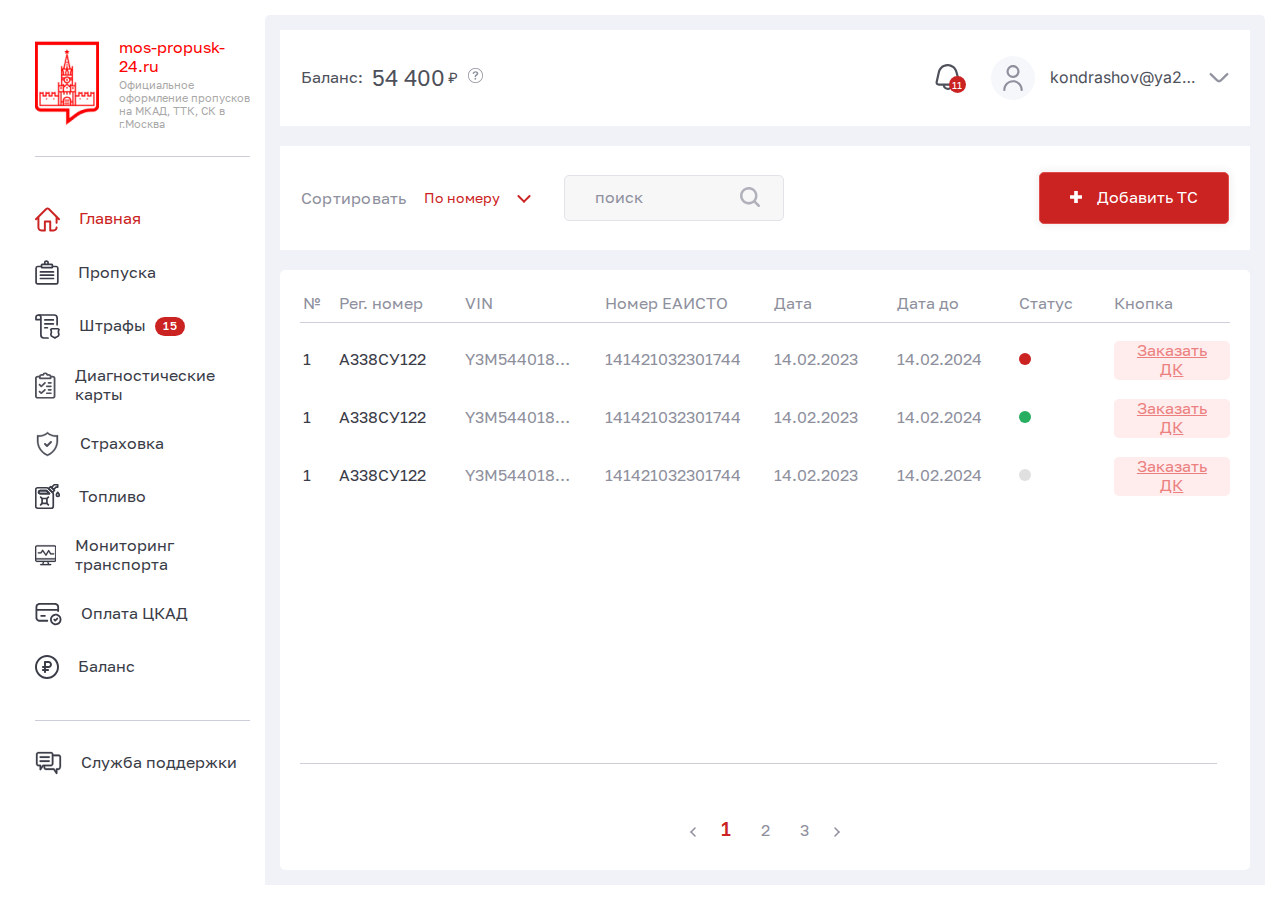
<file: diagnosticTable/diagnosticTable.html>
<!DOCTYPE html>
<html lang="en">
<head>
    <meta charset="UTF-8">
    <meta http-equiv="X-UA-Compatible" content="IE=edge">
    <meta name="viewport" content="width=device-width, initial-scale=1.0">
    <link rel="stylesheet" href="../css/style.css">
    <title>Document</title>
</head>
<body>
    <div class="wrapper">
        <main class="tc">
            <div class="container">
                <div class="tc-content">
                    <div class="tc-one">
                        <div class="tc-logo">
                            <div class="tc-logo-img">
                                <img src="../img/logo.png" alt="Логотип">
                            </div>
                            <div class="tc-texts">
                                <div class="tc-texts-title">mos-propusk-24.ru</div>
                                <div class="tc-texts-text">Официальное оформление пропусков на МКАД, ТТК, СК в г.Москва</div>
                            </div>
                        </div>
                        <nav class="tc-nav">
                            <ul class="tc-list">
                                <li class="tc-link-active"><a href="#" class="tc-link tc-link-one _tc-text">
                                    <svg width="25" height="29" viewBox="0 0 25 29" fill="none" xmlns="http://www.w3.org/2000/svg">
                                        <g clip-path="url(#clip0_73_1042)">
                                        <path d="M24.7162 13.5436L14.5409 3.30129C14.5279 3.2881 14.5143 3.27531 14.5006 3.26291C13.3895 2.2653 11.7105 2.26174 10.5952 3.25466C10.5813 3.26701 10.5679 3.27976 10.5547 3.29284L0.286713 13.5406C-0.0950251 13.9217 -0.0956599 14.54 0.285346 14.9217C0.666401 15.3035 1.28471 15.3041 1.6664 14.9231L2.4414 14.1496V22.5815C2.4414 24.7354 4.19374 26.4877 6.34765 26.4877H9.86328C10.4026 26.4877 10.8398 26.0505 10.8398 25.5112V17.5522H14.2578V25.5112C14.2578 26.0505 14.695 26.4877 15.2344 26.4877H18.6523C20.8062 26.4877 22.5586 24.7354 22.5586 22.5815C22.5586 22.0421 22.1214 21.6049 21.582 21.6049C21.0427 21.6049 20.6055 22.0421 20.6055 22.5815C20.6055 23.6584 19.7293 24.5346 18.6523 24.5346H16.2109V16.5756C16.2109 16.0362 15.7737 15.599 15.2344 15.599H9.86328C9.32392 15.599 8.88671 16.0362 8.88671 16.5756V24.5346H6.34765C5.2707 24.5346 4.39453 23.6584 4.39453 22.5815V12.2299C4.39453 12.2201 4.39438 12.2104 4.39409 12.2008L11.9114 4.69826C12.2773 4.38757 12.8139 4.38874 13.1784 4.70095L20.6055 12.177V17.6987C20.6055 18.238 21.0427 18.6752 21.582 18.6752C22.1214 18.6752 22.5586 18.238 22.5586 17.6987V14.143L23.3307 14.9202C23.5215 15.1123 23.7724 15.2085 24.0234 15.2085C24.2723 15.2085 24.5212 15.1139 24.7117 14.9247C25.0943 14.5446 25.0964 13.9262 24.7162 13.5436Z" fill="#3A3C48"/>
                                        </g>
                                        <defs>
                                        <clipPath id="clip0_73_1042">
                                        <rect width="25" height="29" fill="white"/>
                                        </clipPath>
                                        </defs>
                                    </svg>
                                    Главная
                                </a></li>
                                <li><a href="#" class="tc-link tc-link-two _tc-text">
                                    <svg width="24" height="28" viewBox="0 0 24 28" fill="none" xmlns="http://www.w3.org/2000/svg">
                                        <g clip-path="url(#clip0_73_965)">
                                        <mask id="mask0_73_965" style="mask-type:luminance" maskUnits="userSpaceOnUse" x="0" y="1" width="25" height="25">
                                        <path d="M0 1H25V26H0V1Z" fill="white"/>
                                        </mask>
                                        <g mask="url(#mask0_73_965)">
                                        <path d="M7.09591 5.34782H16.8185C17.1341 5.34782 17.3912 5.64979 17.3912 6.01801V7.94031C17.3912 8.3086 17.1341 8.60869 16.8185 8.60869H7.09591C6.78035 8.60869 6.52167 8.3086 6.52167 7.94031V6.01801C6.52167 5.64979 6.78035 5.34782 7.09591 5.34782Z" stroke="#3A3C48" stroke-width="1.7" stroke-miterlimit="10" stroke-linecap="round" stroke-linejoin="round"/>
                                        <path d="M17.6501 7.52174L21.3206 7.52174C22.1485 7.52174 22.826 8.27092 22.826 9.18623V23.2499C22.826 24.1653 22.1485 24.913 21.3206 24.913H2.59111C1.76449 24.913 1.08691 24.1653 1.08691 23.2499V9.18623C1.08691 8.27092 1.76449 7.52174 2.59111 7.52174L6.05487 7.52174" stroke="#3A3C48" stroke-width="1.7" stroke-miterlimit="10" stroke-linecap="round" stroke-linejoin="round"/>
                                        <path d="M13.0435 4.72705V3.22528C13.0435 2.59927 12.3093 2.08696 11.4123 2.08696C10.5153 2.08696 9.78119 2.59927 9.78119 3.22528V4.72705" stroke="#3A3C48" stroke-width="1.7" stroke-miterlimit="10" stroke-linecap="round" stroke-linejoin="round"/>
                                        <path d="M5.43475 12.9565H18.4782" stroke="#3A3C48" stroke-width="1.7" stroke-miterlimit="10" stroke-linecap="round" stroke-linejoin="round"/>
                                        <path d="M5.43475 16.2174H18.4782" stroke="#3A3C48" stroke-width="1.7" stroke-miterlimit="10" stroke-linecap="round" stroke-linejoin="round"/>
                                        <path d="M5.43475 19.4783H18.4782" stroke="#3A3C48" stroke-width="1.7" stroke-miterlimit="10" stroke-linecap="round" stroke-linejoin="round"/>
                                        </g>
                                        </g>
                                        <defs>
                                        <clipPath id="clip0_73_965">
                                        <rect width="24" height="28" fill="white"/>
                                        </clipPath>
                                        </defs>
                                    </svg>
                                    Пропуска
                                </a></li>
                                <li><a href="#" class="tc-link tc-link-two _tc-text">
                                    <svg width="25" height="29" viewBox="0 0 25 29" fill="none" xmlns="http://www.w3.org/2000/svg">
                                        <path d="M18.354 7.95703H9.81445" stroke="#3A3C48" stroke-width="1.7" stroke-miterlimit="10" stroke-linecap="round" stroke-linejoin="round"/>
                                        <path d="M18.354 11.8633H9.81445" stroke="#3A3C48" stroke-width="1.7" stroke-miterlimit="10" stroke-linecap="round" stroke-linejoin="round"/>
                                        <path d="M12.3969 15.7695H9.81445" stroke="#3A3C48" stroke-width="1.7" stroke-miterlimit="10" stroke-linecap="round" stroke-linejoin="round"/>
                                        <mask id="mask0_73_1047" style="mask-type:luminance" maskUnits="userSpaceOnUse" x="0" y="2" width="25" height="25">
                                        <path d="M0 2H25V27H0V2Z" fill="white"/>
                                        </mask>
                                        <g mask="url(#mask0_73_1047)">
                                        <path d="M19.873 26.0234C20.9415 24.6715 23.877 25.1836 23.877 22.6847C23.877 21.6196 23.3398 20.9771 23.3398 19.8711C23.3398 18.9903 24.0234 17.6459 24.0234 17.6459L23.1194 16.7447H16.6267L15.7227 17.6459C15.7227 17.6459 16.4062 18.9978 16.4062 19.8785C16.4062 20.9846 15.8691 21.638 15.8691 22.7031C15.8691 25.2021 18.8046 24.6715 19.873 26.0234Z" stroke="#3A3C48" stroke-width="1.7" stroke-miterlimit="10" stroke-linecap="round" stroke-linejoin="round"/>
                                        <path d="M5.66406 7.56641H0.976562V5.44253C0.976562 4.08067 2.08066 2.97661 3.44253 2.97676H3.44258C4.80435 2.97686 5.9082 4.08081 5.9082 5.44253V23.0938C5.9082 24.7118 7.21987 26.0234 8.83789 26.0234H13.0859" stroke="#3A3C48" stroke-width="1.7" stroke-miterlimit="10" stroke-linecap="round" stroke-linejoin="round"/>
                                        <path d="M3.95526 2.97656L19.1895 2.97671C20.8075 2.97671 22.1192 4.28838 22.1192 5.9064V12.8398" stroke="#3A3C48" stroke-width="1.7" stroke-miterlimit="10" stroke-linecap="round" stroke-linejoin="round"/>
                                        </g>
                                    </svg>
                                    Штрафы
                                    <span>15</span>
                                </a></li>
                                <li><a href="#" class="tc-link tc-link-one _tc-text">
                                    <svg width="23" height="29" viewBox="0 0 23 29" fill="none" xmlns="http://www.w3.org/2000/svg">
                                        <g clip-path="url(#clip0_73_1075)">
                                        <path d="M19.47 3.78263H17.9797C17.571 2.68193 16.4707 1.89129 15.18 1.89129H14.0204C13.6118 0.790477 12.5107 0 11.22 0C9.92926 0 8.82818 0.790477 8.41962 1.89129H7.26001C5.96936 1.89129 4.86898 2.68193 4.46031 3.78257H2.97C1.33234 3.78263 0 5.05529 0 6.61959V26.163C0 27.7273 1.33234 29 2.97 29H19.47C21.1077 29 22.44 27.7273 22.44 26.163V6.61959C22.44 5.05529 21.1077 3.78263 19.47 3.78263ZM6.26999 4.72825C6.26999 4.20681 6.71413 3.78257 7.26001 3.78257H9.24C9.78671 3.78257 10.23 3.35919 10.23 2.8369C10.23 2.31547 10.6741 1.89123 11.22 1.89123C11.7659 1.89123 12.2101 2.31547 12.2101 2.8369C12.2101 3.35913 12.6533 3.78257 13.2001 3.78257H15.18C15.7259 3.78257 16.17 4.20681 16.17 4.72825V5.67392H6.26999V4.72825ZM20.46 26.163C20.46 26.6845 20.0158 27.1087 19.4699 27.1087H2.97C2.42412 27.1087 1.97998 26.6845 1.97998 26.163V6.61959C1.97998 6.09816 2.42412 5.67392 2.97 5.67392H4.29001V6.61959C4.29001 7.14182 4.73325 7.56526 5.28003 7.56526H17.16C17.7068 7.56526 18.1501 7.14187 18.1501 6.61959V5.67392H19.4701C20.016 5.67392 20.4601 6.09816 20.4601 6.61959V26.163H20.46Z" fill="#4E505A"/>
                                        <path d="M11.59 10.9943C11.2035 10.6251 10.5766 10.6251 10.19 10.9943L6.92996 14.1083L5.64998 12.8857C5.26342 12.5164 4.63654 12.5164 4.24992 12.8857C3.86331 13.2549 3.86331 13.8537 4.24992 14.223L6.22996 16.1143C6.61658 16.4836 7.24341 16.4836 7.63002 16.1143L11.59 12.3317C11.9767 11.9624 11.9767 11.3636 11.59 10.9943Z" fill="#4E505A"/>
                                        <path d="M11.59 18.5595C11.2035 18.1903 10.5766 18.1903 10.19 18.5595L6.93002 21.6735L5.65004 20.4509C5.26349 20.0816 4.6366 20.0816 4.24998 20.4509C3.86337 20.8201 3.86337 21.4189 4.24998 21.7882L6.23003 23.6795C6.61664 24.0488 7.24347 24.0488 7.63008 23.6795L11.5901 19.8969C11.9767 19.5276 11.9767 18.9288 11.59 18.5595Z" fill="#4E505A"/>
                                        <path d="M17.49 10.7174H14.85C14.3033 10.7174 13.86 11.1408 13.86 11.663C13.86 12.1853 14.3032 12.6087 14.85 12.6087H17.49C18.0367 12.6087 18.48 12.1853 18.48 11.663C18.48 11.1408 18.0367 10.7174 17.49 10.7174Z" fill="#4E505A"/>
                                        <path d="M17.49 14.5H12.87C12.3233 14.5 11.88 14.9234 11.88 15.4457C11.88 15.9679 12.3232 16.3913 12.87 16.3913H17.49C18.0367 16.3913 18.48 15.968 18.48 15.4457C18.48 14.9234 18.0367 14.5 17.49 14.5Z" fill="#4E505A"/>
                                        <path d="M17.49 18.2826H14.85C14.3033 18.2826 13.86 18.706 13.86 19.2283C13.86 19.7506 14.3032 20.174 14.85 20.174H17.49C18.0367 20.174 18.48 19.7506 18.48 19.2283C18.48 18.706 18.0367 18.2826 17.49 18.2826Z" fill="#4E505A"/>
                                        <path d="M17.49 22.0652H12.87C12.3233 22.0652 11.88 22.4886 11.88 23.0109C11.88 23.5332 12.3232 23.9566 12.87 23.9566H17.49C18.0367 23.9566 18.48 23.5332 18.48 23.0109C18.48 22.4886 18.0367 22.0652 17.49 22.0652Z" fill="#4E505A"/>
                                        </g>
                                        <defs>
                                        <clipPath id="clip0_73_1075">
                                        <rect width="23" height="29" fill="white"/>
                                        </clipPath>
                                        </defs>
                                    </svg>
                                    Диагностические карты
                                </a></li>
                                <li><a href="#" class="tc-link tc-link-one _tc-text">
                                    <svg width="26" height="28" viewBox="0 0 26 28" fill="none" xmlns="http://www.w3.org/2000/svg">
                                        <path d="M20.5098 5.2917C17.7412 5.2917 15.0798 4.28487 13.0156 2.45675L12.5 2L11.9844 2.45675C9.9203 4.28492 7.25875 5.29175 4.4902 5.29175H2V10.6979C2 13.8285 2.89786 16.8786 4.59655 19.5183C6.29524 22.1579 8.7072 24.2513 11.5717 25.572L12.5 26L13.4283 25.572C16.2928 24.2513 18.7048 22.158 20.4035 19.5183C22.1021 16.8786 23 13.8285 23 10.6979V5.2917H20.5098ZM21.5803 10.6978C21.5803 13.56 20.7594 16.3485 19.2064 18.7618C17.6534 21.1752 15.4483 23.089 12.8293 24.2965L12.5 24.4483L12.1706 24.2965C9.55169 23.089 7.3466 21.1752 5.79356 18.7618C4.24057 16.3484 3.41973 13.56 3.41973 10.6978V6.69847H4.49025C7.41912 6.69847 10.2415 5.69811 12.5 3.87013C14.7585 5.69802 17.5809 6.69847 20.5098 6.69847H21.5804V10.6978H21.5803Z" fill="#4E505A" stroke="#3A3C48" stroke-width="0.3"/>
                                        <path d="M16.7071 11.2928C16.3167 10.9024 15.6834 10.9024 15.2929 11.2928L12 14.5858L10.7071 13.2929C10.3166 12.9024 9.68341 12.9024 9.29289 13.2929C8.90237 13.6834 8.90237 14.3166 9.29289 14.7071L11.2929 16.7071C11.6834 17.0976 12.3166 17.0976 12.7071 16.7071L16.7071 12.7071C17.0976 12.3166 17.0976 11.6834 16.7071 11.2928Z" fill="#4E505A"/>
                                    </svg>
                                    Страховка
                                </a></li>
                                <li><a href="#" class="tc-link tc-link-two _tc-text">
                                    <svg width="25" height="28" viewBox="0 0 25 28" fill="none" xmlns="http://www.w3.org/2000/svg">
                                        <mask id="mask0_73_997" style="mask-type:luminance" maskUnits="userSpaceOnUse" x="0" y="1" width="25" height="25">
                                        <path d="M0 1H25V26H0V1Z" fill="white"/>
                                        </mask>
                                        <g mask="url(#mask0_73_997)">
                                        <path d="M13.3165 5.32821L17.6966 9.70833C18.0629 10.0746 18.2686 10.5714 18.2686 11.0894V23.3144C18.2686 24.3931 17.3942 25.2676 16.3155 25.2676H2.68555C1.60688 25.2676 0.732422 24.3931 0.732422 23.3144V6.70926C0.732422 5.6306 1.60688 4.75614 2.68555 4.75614H11.9354C12.4534 4.75614 12.9502 4.96195 13.3165 5.32821Z" stroke="#3A3C48" stroke-width="1.7" stroke-miterlimit="10" stroke-linecap="round" stroke-linejoin="round"/>
                                        <path d="M15.6792 3.54769L19.4771 7.34564L17.4055 9.41722L13.6075 5.61928L15.6792 3.54769Z" stroke="#3A3C48" stroke-width="1.7" stroke-miterlimit="10" stroke-linecap="round" stroke-linejoin="round"/>
                                        <path d="M5.10596 7.68588H11.5309L14.4186 10.5736H5.10596C4.30854 10.5736 3.66211 9.92719 3.66211 9.12973C3.66211 8.33231 4.30854 7.68588 5.10596 7.68588Z" stroke="#3A3C48" stroke-width="1.7" stroke-miterlimit="10" stroke-linecap="round" stroke-linejoin="round"/>
                                        <path d="M5.10596 7.68588H11.5309L14.4186 10.5736H5.10596C4.30854 10.5736 3.66211 9.92719 3.66211 9.12973C3.66211 8.33231 4.30854 7.68588 5.10596 7.68588Z" stroke="#3A3C48" stroke-width="1.7" stroke-miterlimit="10" stroke-linecap="round" stroke-linejoin="round"/>
                                        <path d="M22.7051 1.73242V4.03091H21.0658L18.6141 6.48262L16.5425 4.41099L19.221 1.73242H22.7051Z" stroke="#3A3C48" stroke-width="1.7" stroke-miterlimit="10" stroke-linecap="round" stroke-linejoin="round"/>
                                        <path d="M24.2676 11.9863C24.2676 12.7953 23.6117 13.4512 22.8027 13.4512C21.9937 13.4512 21.3379 12.7953 21.3379 11.9863C21.3379 11.1773 22.8027 9.34961 22.8027 9.34961C22.8027 9.34961 24.2676 11.1773 24.2676 11.9863Z" stroke="#3A3C48" stroke-width="1.7" stroke-miterlimit="10" stroke-linecap="round" stroke-linejoin="round"/>
                                        <path d="M7.08527 15.5053H11.9158V20.3359H7.08527V15.5053Z" stroke="#3A3C48" stroke-width="1.7" stroke-miterlimit="10" stroke-linecap="round" stroke-linejoin="round"/>
                                        <path d="M11.9158 15.5053L13.3807 14.0405" stroke="#3A3C48" stroke-width="1.7" stroke-miterlimit="10" stroke-linecap="round" stroke-linejoin="round"/>
                                        <path d="M7.08527 15.5053L5.62042 14.0405" stroke="#3A3C48" stroke-width="1.7" stroke-miterlimit="10" stroke-linecap="round" stroke-linejoin="round"/>
                                        <path d="M11.9158 20.3359L13.3807 21.8008" stroke="#3A3C48" stroke-width="1.7" stroke-miterlimit="10" stroke-linecap="round" stroke-linejoin="round"/>
                                        <path d="M7.08527 20.3359L5.62042 21.8008" stroke="#3A3C48" stroke-width="1.7" stroke-miterlimit="10" stroke-linecap="round" stroke-linejoin="round"/>
                                        </g>
                                    </svg>
                                    Топливо
                                </a></li>
                                <li><a href="#" class="tc-link tc-link-one _tc-text">
                                    <svg width="24" height="28" viewBox="0 0 24 28" fill="none" xmlns="http://www.w3.org/2000/svg">
                                        <g clip-path="url(#clip0_73_1027)">
                                        <path d="M21.7969 3H2.20312C0.988312 3 0 3.95914 0 5.13809V19.6953C0 20.8742 0.988312 21.8334 2.20312 21.8334H8.805L8.10188 24.1079H6.375C5.98669 24.1079 5.67188 24.4134 5.67188 24.7903C5.67188 25.1671 5.98669 25.4727 6.375 25.4727H17.625C18.0133 25.4727 18.3281 25.1671 18.3281 24.7903C18.3281 24.4134 18.0133 24.1079 17.625 24.1079H15.8981L15.195 21.8334H21.7969C23.0117 21.8334 24 20.8742 24 19.6953V5.13809C24 3.95914 23.0117 3 21.7969 3ZM2.20312 4.36474H21.7969C22.2363 4.36474 22.5938 4.71165 22.5938 5.13809V17.5572H1.40625V5.13809C1.40625 4.71165 1.76372 4.36474 2.20312 4.36474ZM14.43 24.1079H9.57005L10.2732 21.8334H13.7269L14.43 24.1079ZM21.7969 20.4686H2.20312C1.76372 20.4686 1.40625 20.1217 1.40625 19.6953V18.9219H22.5938V19.6953C22.5938 20.1217 22.2363 20.4686 21.7969 20.4686Z" fill="#3A3C48" stroke="#3A3C48" stroke-width="0.2"/>
                                        <path d="M3.70312 12.2762H6.70312C6.94556 12.2762 7.17089 12.1549 7.29938 11.9554L8.5972 9.94023L11.7431 14.5198C12.0325 14.941 12.6794 14.9201 12.9386 14.4798L15.3429 10.3965L16.9752 13.0366C17.1023 13.2422 17.3311 13.368 17.5781 13.368H20.9531C21.3414 13.368 21.6562 13.0624 21.6562 12.6856C21.6562 12.3087 21.3414 12.0032 20.9531 12.0032H17.9762L15.931 8.69523C15.6537 8.24664 14.983 8.25715 14.7176 8.70774L12.2821 12.8441L9.16317 8.30382C8.87742 7.88785 8.25005 7.90432 7.98187 8.32066L6.31341 10.9114H3.70312C3.31481 10.9114 3 11.2169 3 11.5938C3 11.9706 3.31481 12.2762 3.70312 12.2762Z" fill="#3A3C48" stroke="#3A3C48" stroke-width="0.2"/>
                                        </g>
                                        <defs>
                                        <clipPath id="clip0_73_1027">
                                        <rect width="24" height="28" fill="white"/>
                                        </clipPath>
                                        </defs>
                                    </svg>
                                    Мониторинг транспорта
                                </a></li>
                                <li><a href="#" class="tc-link tc-link-one _tc-text">
                                    <svg width="27" height="28" viewBox="0 0 27 28" fill="none" xmlns="http://www.w3.org/2000/svg">
                                        <path d="M12.2916 19.8438H5.04165C3.13611 19.8438 2.3229 19.0305 2.3229 17.125V10.7813H22.2604V11.0833C22.2604 11.3237 22.3559 11.5542 22.5258 11.7242C22.6958 11.8941 22.9263 11.9896 23.1667 11.9896C23.407 11.9896 23.6375 11.8941 23.8075 11.7242C23.9774 11.5542 24.0729 11.3237 24.0729 11.0833V7.45834C24.1439 6.84612 24.0755 6.22579 23.8728 5.64374C23.6702 5.06169 23.3386 4.53299 22.9028 4.09719C22.467 3.66139 21.9383 3.32977 21.3562 3.12715C20.7742 2.92452 20.1539 2.85613 19.5417 2.92709H5.04165C4.42944 2.85613 3.8091 2.92452 3.22705 3.12715C2.645 3.32977 2.1163 3.66139 1.6805 4.09719C1.2447 4.53299 0.913088 5.06169 0.710461 5.64374C0.507834 6.22579 0.439441 6.84612 0.5104 7.45834V17.125C0.439441 17.7372 0.507834 18.3576 0.710461 18.9396C0.913088 19.5217 1.2447 20.0504 1.6805 20.4862C2.1163 20.9219 2.645 21.2536 3.22705 21.4562C3.8091 21.6588 4.42944 21.7272 5.04165 21.6563H12.2916C12.532 21.6563 12.7625 21.5608 12.9325 21.3908C13.1024 21.2209 13.1979 20.9904 13.1979 20.75C13.1979 20.5097 13.1024 20.2791 12.9325 20.1092C12.7625 19.9392 12.532 19.8438 12.2916 19.8438ZM5.04165 4.73959H19.5417C21.4472 4.73959 22.2604 5.5528 22.2604 7.45834V8.96875H2.3229V7.45834C2.3229 5.5528 3.13611 4.73959 5.04165 4.73959ZM9.87498 15.0104C10.1153 15.0104 10.3458 15.1059 10.5158 15.2759C10.6858 15.4458 10.7812 15.6763 10.7812 15.9167C10.7812 16.157 10.6858 16.3875 10.5158 16.5575C10.3458 16.7274 10.1153 16.8229 9.87498 16.8229H6.24998C6.00963 16.8229 5.77912 16.7274 5.60917 16.5575C5.43921 16.3875 5.34373 16.157 5.34373 15.9167C5.34373 15.6763 5.43921 15.4458 5.60917 15.2759C5.77912 15.1059 6.00963 15.0104 6.24998 15.0104H9.87498ZM20.75 13.8021C19.6148 13.8021 18.5051 14.1387 17.5612 14.7694C16.6174 15.4001 15.8817 16.2965 15.4473 17.3452C15.0129 18.394 14.8992 19.548 15.1207 20.6614C15.3421 21.7748 15.8888 22.7975 16.6915 23.6002C17.4942 24.4029 18.5169 24.9495 19.6302 25.171C20.7436 25.3924 21.8977 25.2788 22.9464 24.8444C23.9952 24.4099 24.8916 23.6743 25.5223 22.7304C26.1529 21.7865 26.4896 20.6769 26.4896 19.5417C26.4876 18.02 25.8823 16.5613 24.8064 15.4853C23.7304 14.4093 22.2716 13.804 20.75 13.8021ZM20.75 23.4688C19.9733 23.4688 19.214 23.2384 18.5682 22.8069C17.9224 22.3754 17.4191 21.7621 17.1218 21.0445C16.8246 20.3269 16.7468 19.5373 16.8984 18.7755C17.0499 18.0138 17.4239 17.314 17.9731 16.7648C18.5223 16.2156 19.2221 15.8416 19.9838 15.69C20.7456 15.5385 21.5352 15.6163 22.2528 15.9135C22.9704 16.2108 23.5837 16.7141 24.0152 17.3599C24.4467 18.0057 24.6771 18.765 24.6771 19.5417C24.6758 20.5828 24.2616 21.5809 23.5254 22.3171C22.7892 23.0533 21.7911 23.4675 20.75 23.4688ZM22.9008 17.8935C22.985 17.9777 23.0518 18.0776 23.0974 18.1876C23.143 18.2976 23.1665 18.4155 23.1665 18.5345C23.1665 18.6536 23.143 18.7715 23.0974 18.8815C23.0518 18.9915 22.985 19.0914 22.9008 19.1755L20.8877 21.1898C20.7174 21.3593 20.487 21.4545 20.2467 21.4545C20.0065 21.4545 19.776 21.3593 19.6057 21.1898L18.5991 20.1821C18.4391 20.0103 18.3519 19.7831 18.3561 19.5483C18.3602 19.3135 18.4553 19.0895 18.6214 18.9235C18.7874 18.7574 19.0114 18.6623 19.2462 18.6582C19.481 18.654 19.7082 18.7412 19.88 18.9013L20.2425 19.2638L21.6164 17.8899C21.7007 17.8054 21.801 17.7384 21.9113 17.6929C22.0217 17.6473 22.1399 17.624 22.2593 17.6243C22.3787 17.6247 22.4969 17.6486 22.607 17.6948C22.7171 17.741 22.8169 17.8085 22.9008 17.8935Z" fill="#3A3C48"/>
                                    </svg>
                                    Оплата ЦКАД
                                </a></li>
                                <li><a href="#" class="tc-link tc-link-one _tc-text">
                                    <svg width="24" height="28" viewBox="0 0 24 28" fill="none" xmlns="http://www.w3.org/2000/svg">
                                        <g clip-path="url(#clip0_73_1099)">
                                        <path d="M20.4835 5.51674C15.795 0.828269 8.20592 0.827565 3.51679 5.51674C-1.17173 10.2052 -1.17248 17.7943 3.51679 22.4834C8.20526 27.1719 15.7943 27.1726 20.4835 22.4834C25.1719 17.795 25.1727 10.2059 20.4835 5.51674ZM12.0001 24.0265C6.4715 24.0265 1.97364 19.5286 1.97364 14.0001C1.97364 8.47149 6.4715 3.97369 12.0001 3.97369C17.5287 3.97369 22.0265 8.47154 22.0265 14.0001C22.0265 19.5287 17.5287 24.0265 12.0001 24.0265Z" fill="#3A3C48"/>
                                        <path d="M13.5016 8.00916H9.99781C9.45357 8.00916 9.01238 8.45035 9.01238 8.99459V13.0146H7.99569C7.45145 13.0146 7.01025 13.4558 7.01025 14C7.01025 14.5442 7.45145 14.9854 7.99569 14.9854H9.01238V16.0178H7.99569C7.45145 16.0178 7.01025 16.459 7.01025 17.0032C7.01025 17.5475 7.45145 17.9887 7.99569 17.9887H9.01238V19.0054C9.01238 19.5496 9.45357 19.9908 9.99781 19.9908C10.5421 19.9908 10.9832 19.5496 10.9832 19.0054V17.9887H13.001C13.5453 17.9887 13.9865 17.5475 13.9865 17.0032C13.9865 16.459 13.5453 16.0178 13.001 16.0178H10.9832V14.9854H13.5016C15.4249 14.9854 16.9897 13.4207 16.9897 11.4973C16.9897 9.57393 15.425 8.00916 13.5016 8.00916ZM13.5016 13.0145H10.9832V9.97998H13.5016C14.3382 9.97998 15.0188 10.6606 15.0188 11.4972C15.0188 12.3339 14.3382 13.0145 13.5016 13.0145Z" fill="#3A3C48"/>
                                        </g>
                                        <defs>
                                        <clipPath id="clip0_73_1099">
                                        <rect width="24" height="28" fill="white"/>
                                        </clipPath>
                                        </defs>
                                    </svg>
                                    Баланс
                                </a></li>
                            </ul>
                        </nav>
                        <a href="#" class="tc-link tc-link-one _tc-text">
                            <svg width="27" height="24" viewBox="0 0 27 24" fill="none" xmlns="http://www.w3.org/2000/svg">
                                <path d="M23.7666 3.5759H18.4038C18.3957 2.15405 17.3973 1.00006 16.1708 1.00006H3.2334C2.00191 1.00006 1 2.1634 1 3.59322V12.6226C1 14.0525 2.00191 15.2158 3.2334 15.2158H4.61387V18.4918C4.61387 18.8382 4.83868 19.144 5.16759 19.2449C5.24278 19.268 5.31934 19.2791 5.39508 19.2791C5.65055 19.2791 5.89601 19.1524 6.04381 18.9305L8.51798 15.2158H8.59616C8.60426 16.6377 8.59616 18.7494 10.8292 18.9367H18.482L20.9561 22.6514C21.1039 22.8734 21.3494 23.0001 21.6049 23.0001C21.6806 23.0001 21.7572 22.9889 21.8324 22.9659C22.1613 22.8649 22.3861 22.5592 22.3861 22.2127V18.9367H23.7666C24.9981 18.9367 26 16.6283 26 15.1985V6.16902C26 4.73914 24.9981 3.5759 23.7666 3.5759ZM6.17638 14.4285C6.17638 13.9937 5.82657 13.6413 5.39513 13.6413H3.2334C2.91607 13.6413 2.5625 13.2229 2.5625 12.6226V3.59322C2.5625 2.99293 2.91607 2.5746 3.2334 2.5746H16.1708C16.4882 2.5746 16.8417 2.99293 16.8417 3.59322V12.6226C16.8417 13.2229 16.4882 13.6413 16.1708 13.6413H8.10148C7.83121 13.6413 7.59308 13.7796 7.4528 13.9898L6.17643 15.9061L6.17638 14.4285ZM24.4375 15.1985C24.4375 15.7987 24.084 17.3622 23.7666 17.3622H21.6049C21.1734 17.3622 20.8236 17.7146 20.8236 18.1495V19.6271L19.5473 17.7107C19.3967 17.4846 19.15 17.3624 18.8986 17.3622C18.8986 17.3622 11.4995 17.3622 10.8292 17.3622C10.159 17.3622 10.1658 15.8066 10.159 15.2158H16.1708C17.4023 15.2158 18.4042 14.0525 18.4042 12.6226V5.15044H23.7666C24.084 5.15044 24.4375 5.56878 24.4375 6.16902V15.1985ZM14.1135 10.9121H5.23209C4.80064 10.9121 4.45084 10.5597 4.45084 10.1248C4.45084 9.69003 4.80064 9.33758 5.23209 9.33758H14.1135C14.5449 9.33758 14.8948 9.69003 14.8948 10.1248C14.8948 10.5597 14.5449 10.9121 14.1135 10.9121ZM4.50943 6.09108C4.50943 5.65626 4.85924 5.30381 5.29068 5.30381H14.1721C14.6035 5.30381 14.9533 5.65626 14.9533 6.09108C14.9533 6.5259 14.6035 6.87835 14.1721 6.87835H5.29068C4.85924 6.87835 4.50943 6.5259 4.50943 6.09108Z" fill="#3A3C48" stroke="#4E505A" stroke-width="0.3"/>
                            </svg>
                            Служба поддержки
                        </a>
                    </div>
                    <div class="tc-two">
                        <div class="tc-top tc-style">
                            <div class="tc-top-money _tc-text">
                                Баланс:
                                <span class="tc-top-total">54 400</span>
                                <p>₽</p>
                                <div class="tc-top-question">
                                    <svg width="15" height="15" viewBox="0 0 15 15" fill="none" xmlns="http://www.w3.org/2000/svg">
                                        <g clip-path="url(#clip0_73_835)">
                                        <path d="M7.45365 4.5388C8.1475 4.5388 8.56433 4.9089 8.56433 5.53322C8.56433 6.66708 6.54036 6.97961 6.54036 8.35572C6.54036 8.72582 6.78261 9.13031 7.28019 9.13031C8.04357 9.13031 7.95123 8.56357 8.229 8.15833C8.59872 7.61514 10.3225 7.0368 10.3225 5.53284C10.3225 3.90252 8.86565 3.21951 7.38486 3.21951C5.97436 3.21951 4.67825 4.22589 4.67825 5.35975C4.67825 5.82219 5.02555 6.06519 5.43042 6.06519C6.55157 6.06557 5.97361 4.5388 7.45365 4.5388Z" fill="#8E909D"/>
                                        <path d="M8.27497 10.8313C8.27497 10.3105 7.84692 9.88287 7.32653 9.88287C6.80615 9.88287 6.3781 10.3113 6.3781 10.8313C6.3781 11.3521 6.80615 11.7797 7.32653 11.7797C7.84692 11.7797 8.27497 11.3521 8.27497 10.8313Z" fill="#8E909D"/>
                                        <path d="M15 7.5C15 3.36457 11.6354 0 7.5 0C3.36457 0 0 3.36457 0 7.5C0 11.6354 3.36457 15 7.5 15C11.6354 15 15 11.6358 15 7.5ZM0.747682 7.5C0.747682 3.77692 3.77692 0.747682 7.5 0.747682C11.2231 0.747682 14.2523 3.77692 14.2523 7.5C14.2523 11.2231 11.2231 14.2523 7.5 14.2523C3.77692 14.2523 0.747682 11.2231 0.747682 7.5Z" fill="#8E909D"/>
                                        </g>
                                        <defs>
                                        <clipPath id="clip0_73_835">
                                        <rect width="15" height="15" fill="white"/>
                                        </clipPath>
                                        </defs>
                                    </svg>
                                    <div class="tc-top-question-block">
                                        <div class="tc-top-question-item">
                                            Основ. <span class="_tc-text">52 000 ₽</span>
                                        </div>
                                        <div class="tc-top-question-item">
                                            Основ. <span class="_tc-text">2 000 ₽</span>
                                        </div>
                                        <div class="tc-top-question-item">
                                            Основ. <span class="_tc-text">400 ₽</span>
                                        </div>
                                    </div>
                                </div>
                            </div>
                            <div class="tc-top-menu">
                                <div class="tc-top-container">
                                    <a href="#" class="tc-top-notice">
                                        <svg width="26" height="26" viewBox="0 0 26 26" fill="none" xmlns="http://www.w3.org/2000/svg">
                                            <path d="M25.1973 17.55L22.3806 7.39808C21.7791 5.22645 20.4686 3.3184 18.6575 1.9776C16.8464 0.636812 14.6389 -0.0596725 12.3863 -0.000999514C10.1336 0.0576735 7.96537 0.868132 6.22655 2.30139C4.48772 3.73464 3.27826 5.70833 2.79067 7.90833L0.612083 17.7125C0.506667 18.1875 0.509238 18.6801 0.619607 19.1539C0.729977 19.6278 0.945327 20.0708 1.24977 20.4503C1.55421 20.8298 1.93998 21.1361 2.37861 21.3467C2.81725 21.5572 3.29755 21.6665 3.78408 21.6667H7.69167C7.94031 22.8911 8.60462 23.992 9.57205 24.7827C10.5395 25.5735 11.7505 26.0054 13 26.0054C14.2495 26.0054 15.4605 25.5735 16.4279 24.7827C17.3954 23.992 18.0597 22.8911 18.3083 21.6667H22.0675C22.5681 21.6664 23.0619 21.5506 23.5104 21.3281C23.9588 21.1056 24.3498 20.7825 24.6529 20.384C24.9559 19.9856 25.1628 19.5225 25.2575 19.0309C25.3521 18.5393 25.3307 18.0325 25.1973 17.55ZM13 23.8333C12.3302 23.8306 11.6777 23.6209 11.1316 23.2331C10.5855 22.8452 10.1726 22.2981 9.94933 21.6667H16.0507C15.8274 22.2981 15.4145 22.8452 14.8684 23.2331C14.3223 23.6209 13.6698 23.8306 13 23.8333ZM22.9288 19.0721C22.8277 19.2061 22.6967 19.3145 22.5462 19.3889C22.3957 19.4632 22.2299 19.5012 22.0621 19.5H3.78408C3.62187 19.5 3.46173 19.4635 3.31548 19.3933C3.16924 19.3231 3.04063 19.221 2.93914 19.0944C2.83765 18.9679 2.76588 18.8202 2.72912 18.6622C2.69236 18.5042 2.69155 18.3399 2.72675 18.1816L4.90533 8.37741C5.28922 6.6508 6.23925 5.10206 7.60441 3.9774C8.96957 2.85273 10.6715 2.21668 12.4397 2.17036C14.2078 2.12404 15.9407 2.6701 17.3629 3.72175C18.7851 4.7734 19.8149 6.27027 20.2887 7.97441L23.1053 18.1263C23.1513 18.2869 23.1593 18.4559 23.1287 18.62C23.098 18.7842 23.0296 18.939 22.9288 19.0721Z" fill="#4E505A"/>
                                        </svg>
                                        <span class="tc-top-notice">11</span> 
                                    </a>
                                    <div class="tc-top-container-blocks">
                                        <div class="tc-top-container-block">
                                            <div class="tc-top-container-box tc-top-container-box-read">
                                                <span></span>
                                            </div>
                                            <div class="tc-top-container-box">
                                                <div class="tc-top-container-name">Администратор одобрил заявку на пропуск</div>
                                                <div class="tc-top-container-text">Ваша заявка на ГРЗ А000АА01 принята. Плановая дата выдачи:</div>
                                                <div class="tc-top-container-texts">
                                                    <div class="tc-top-container-data">23.12.2022</div>
                                                    <a href="" class="tc-top-container-link">Читать полностью</a>
                                                </div>
                                            </div>
                                        </div>
                                        <div class="tc-top-container-block">
                                            <div class="tc-top-container-box">
                                                <span></span>
                                            </div>
                                            <div class="tc-top-container-box">
                                                <div class="tc-top-container-name">Администратор одобрил заявку на пропуск</div>
                                                <div class="tc-top-container-text">Ваша заявка на ГРЗ А000АА01 принята. Плановая дата выдачи:</div>
                                                <div class="tc-top-container-texts">
                                                    <div class="tc-top-container-data">23.12.2022</div>
                                                    <a href="" class="tc-top-container-link">Читать полностью</a>
                                                </div>
                                            </div>
                                        </div>
                                        <div class="tc-top-container-block">
                                            <div class="tc-top-container-box tc-top-container-box-read">
                                                <span></span>
                                            </div>
                                            <div class="tc-top-container-box">
                                                <div class="tc-top-container-name">Администратор одобрил заявку на пропуск</div>
                                                <div class="tc-top-container-text">Ваша заявка на ГРЗ А000АА01 принята. Плановая дата выдачи:</div>
                                                <div class="tc-top-container-texts">
                                                    <div class="tc-top-container-data">23.12.2022</div>
                                                    <a href="" class="tc-top-container-link">Читать полностью</a>
                                                </div>
                                            </div>
                                        </div>
                                        <div class="tc-top-container-links">
                                            <a href="#">Смотреть все уведомления</a>
                                        </div>
                                        
                                    </div>
                                </div>
                                
                                <div class="tc-top-user">
                                    <div class="tc-top-user-img">
                                        <svg width="26" height="26" viewBox="0 0 26 26" fill="none" xmlns="http://www.w3.org/2000/svg">
                                            <g clip-path="url(#clip0_73_1108)">
                                            <path d="M13 13C14.2856 13 15.5423 12.6188 16.6112 11.9046C17.6801 11.1903 18.5132 10.1752 19.0052 8.98745C19.4972 7.79973 19.6259 6.49279 19.3751 5.23192C19.1243 3.97104 18.5052 2.81285 17.5962 1.90381C16.6872 0.994768 15.529 0.375703 14.2681 0.124899C13.0072 -0.125905 11.7003 0.00281636 10.5126 0.494786C9.32484 0.986756 8.30968 1.81988 7.59545 2.8888C6.88122 3.95772 6.5 5.21442 6.5 6.5C6.50172 8.22338 7.18709 9.87568 8.40571 11.0943C9.62432 12.3129 11.2766 12.9983 13 13ZM13 2.16667C13.8571 2.16667 14.6949 2.42082 15.4075 2.89697C16.1201 3.37312 16.6755 4.0499 17.0035 4.84171C17.3315 5.63352 17.4173 6.50481 17.2501 7.34539C17.0829 8.18598 16.6702 8.95811 16.0641 9.56413C15.4581 10.1702 14.686 10.5829 13.8454 10.7501C13.0048 10.9173 12.1335 10.8315 11.3417 10.5035C10.5499 10.1755 9.87312 9.62009 9.39697 8.90747C8.92081 8.19486 8.66667 7.35706 8.66667 6.5C8.66667 5.35073 9.12321 4.24853 9.93587 3.43587C10.7485 2.62322 11.8507 2.16667 13 2.16667Z" fill="#8E909D"/>
                                            <path d="M13 15.1667C10.415 15.1695 7.93673 16.1977 6.10888 18.0255C4.28102 19.8534 3.25287 22.3317 3.25 24.9167C3.25 25.204 3.36414 25.4795 3.5673 25.6827C3.77047 25.8859 4.04602 26 4.33333 26C4.62065 26 4.8962 25.8859 5.09937 25.6827C5.30253 25.4795 5.41667 25.204 5.41667 24.9167C5.41667 22.9054 6.21562 20.9766 7.63777 19.5544C9.05992 18.1323 10.9888 17.3333 13 17.3333C15.0112 17.3333 16.9401 18.1323 18.3622 19.5544C19.7844 20.9766 20.5833 22.9054 20.5833 24.9167C20.5833 25.204 20.6975 25.4795 20.9006 25.6827C21.1038 25.8859 21.3793 26 21.6667 26C21.954 26 22.2295 25.8859 22.4327 25.6827C22.6359 25.4795 22.75 25.204 22.75 24.9167C22.7471 22.3317 21.719 19.8534 19.8911 18.0255C18.0633 16.1977 15.585 15.1695 13 15.1667Z" fill="#8E909D"/>
                                            </g>
                                            <defs>
                                            <clipPath id="clip0_73_1108">
                                            <rect width="26" height="26" fill="white"/>
                                            </clipPath>
                                            </defs>
                                        </svg>
                                    </div>
                                    <div class="tc-top-user-names">
                                        <a href="#" class="tc-top-user-name _tc-text">kondrashov@ya23214</a>
                                        <div class="tc-top-user-arrow">
                                            <svg width="20" height="11" viewBox="0 0 20 11" fill="none" xmlns="http://www.w3.org/2000/svg">
                                                <path d="M18.9999 2.12251C19.0005 2.22122 18.9815 2.31906 18.9442 2.41044C18.9069 2.50182 18.8519 2.58493 18.7824 2.65501L12.6549 8.78251C12.3066 9.13174 11.8927 9.40881 11.4371 9.59786C10.9816 9.7869 10.4931 9.88422 9.99989 9.88422C9.50664 9.88422 9.01823 9.7869 8.56264 9.59786C8.10705 9.40881 7.69324 9.13174 7.34489 8.78251L1.21739 2.65501C1.14747 2.58508 1.092 2.50207 1.05415 2.4107C1.0163 2.31933 0.996826 2.22141 0.996826 2.12251C0.996826 2.02362 1.0163 1.92569 1.05415 1.83433C1.09199 1.74296 1.14747 1.65994 1.21739 1.59001C1.28732 1.52008 1.37034 1.46461 1.46171 1.42677C1.55307 1.38892 1.651 1.36944 1.74989 1.36944C1.84879 1.36944 1.94671 1.38892 2.03808 1.42677C2.12945 1.46461 2.21247 1.52008 2.28239 1.59001L8.40989 7.71751C8.83177 8.13886 9.40364 8.37553 9.99989 8.37553C10.5961 8.37553 11.168 8.13886 11.5899 7.71751L17.7174 1.59001C17.7871 1.51972 17.8701 1.46392 17.9615 1.42584C18.0529 1.38777 18.1509 1.36816 18.2499 1.36816C18.3489 1.36816 18.4469 1.38777 18.5383 1.42584C18.6297 1.46392 18.7127 1.51972 18.7824 1.59001C18.8519 1.66009 18.9069 1.7432 18.9442 1.83458C18.9815 1.92596 19.0005 2.02381 18.9999 2.12251Z" fill="#8E909D" stroke="#8E909D"/>
                                                </svg>
                                                
                                        </div>
                                    </div>
                                    <div class="tc-top-user-blocks">
                                        <a href="#" class="tc-top-user-block">
                                            <svg width="16" height="16" viewBox="0 0 16 16" fill="none" xmlns="http://www.w3.org/2000/svg">
                                                <path d="M8.00007 7.63435C10.0199 7.63435 11.6572 5.997 11.6572 3.97721C11.6572 1.95743 10.0199 0.320068 8.00007 0.320068C5.98028 0.320068 4.34293 1.95743 4.34293 3.97721C4.34293 5.997 5.98028 7.63435 8.00007 7.63435Z" fill="#4E505A"/>
                                                <path d="M8.77539 8.36572H7.22476C6.31514 8.3686 5.41499 8.55061 4.57572 8.90137C3.73644 9.25212 2.97447 9.76476 2.33331 10.41C1.69215 11.0552 1.18436 11.8204 0.838924 12.6619C0.493493 13.5034 0.317187 14.4047 0.320073 15.3143C0.320073 15.4113 0.358603 15.5043 0.427188 15.5729C0.495773 15.6415 0.588794 15.68 0.685787 15.68H15.3144C15.4159 15.6708 15.5101 15.6233 15.578 15.5473C15.6459 15.4713 15.6823 15.3723 15.6801 15.2704C15.6762 13.4404 14.9475 11.6864 13.6535 10.3923C12.3594 9.09828 10.6054 8.36959 8.77539 8.36572Z" fill="#4E505A"/>
                                            </svg>
                                            Профиль
                                        </a>
                                        <a href="#" class="tc-top-user-block">
                                            <svg width="16" height="16" viewBox="0 0 16 16" fill="none" xmlns="http://www.w3.org/2000/svg">
                                                <path d="M15.5206 9.75334L14.0499 8.60334C14.0686 8.426 14.0846 8.21869 14.0846 7.99934C14.0846 7.78 14.0692 7.57269 14.0499 7.39534L15.5219 6.24469C15.7953 6.02869 15.8699 5.64534 15.6959 5.32603L14.1666 2.68C14.0032 2.38134 13.6452 2.228 13.2819 2.362L11.5466 3.05866C11.2139 2.81866 10.8652 2.616 10.5046 2.454L10.2406 0.613344C10.1972 0.264 9.89324 0 9.53393 0H6.46727C6.10793 0 5.80462 0.264 5.76193 0.608L5.49727 2.45534C5.14793 2.61269 4.80462 2.81269 4.45727 3.06L2.71727 2.36134C2.39124 2.23534 2.00124 2.37666 1.83924 2.674L0.307928 5.32334C0.127272 5.62869 0.201928 6.02534 0.481272 6.24669L1.95193 7.39669C1.92858 7.62134 1.91727 7.81669 1.91727 8.00003C1.91727 8.18338 1.92862 8.37869 1.95193 8.60403L0.479928 9.75469C0.206584 9.97134 0.132584 10.3547 0.306584 10.6733L1.83593 13.3193C1.99927 13.6173 2.35393 13.772 2.72058 13.6373L4.45593 12.9407C4.78793 13.18 5.13658 13.3827 5.49727 13.5453L5.76127 15.3853C5.80458 15.736 6.10793 16 6.46793 16H9.53459C9.89393 16 10.1979 15.736 10.2406 15.392L10.5052 13.5453C10.8546 13.3873 11.1972 13.188 11.5452 12.94L13.2852 13.6387C13.3692 13.6713 13.4566 13.688 13.5466 13.688C13.8052 13.688 14.0432 13.5467 14.1632 13.3267L15.6992 10.6667C15.8699 10.3547 15.7952 9.97134 15.5206 9.75334ZM8.00059 10.6667C6.52993 10.6667 5.33393 9.47066 5.33393 8C5.33393 6.52934 6.52993 5.33334 8.00059 5.33334C9.47124 5.33334 10.6672 6.52934 10.6672 8C10.6672 9.47066 9.47124 10.6667 8.00059 10.6667Z" fill="#4E505A"/>
                                            </svg>
                                            Настройки
                                        </a>
                                        <a href="#" class="tc-top-user-block">
                                            <svg width="16" height="16" viewBox="0 0 16 16" fill="none" xmlns="http://www.w3.org/2000/svg">
                                                <g clip-path="url(#clip0_408_424)">
                                                <path d="M8 15.5C9.48336 15.5 10.9334 15.0601 12.1668 14.236C13.4001 13.4119 14.3614 12.2406 14.9291 10.8701C15.4968 9.49968 15.6453 7.99168 15.3559 6.53683C15.0665 5.08197 14.3522 3.7456 13.3033 2.6967C12.2544 1.64781 10.918 0.933503 9.46318 0.644114C8.00832 0.354725 6.50032 0.50325 5.12987 1.07091C3.75943 1.63856 2.58809 2.59986 1.76398 3.83323C0.939867 5.0666 0.5 6.51664 0.5 8C0.5 9.98913 1.29018 11.8968 2.6967 13.3033C4.10322 14.7098 6.01088 15.5 8 15.5ZM5.71967 8.94567C5.58706 8.94567 5.45988 8.89299 5.36611 8.79922C5.27235 8.70545 5.21967 8.57828 5.21967 8.44567C5.21967 8.31306 5.27235 8.18588 5.36611 8.09212C5.45988 7.99835 5.58706 7.94567 5.71967 7.94567H6.58833V4.707C6.58833 4.5744 6.64101 4.44722 6.73478 4.35345C6.82855 4.25968 6.95573 4.207 7.08833 4.207H8.41067C9.03905 4.207 9.6417 4.45663 10.086 4.90097C10.5304 5.3453 10.78 5.94795 10.78 6.57634C10.78 7.20472 10.5304 7.80737 10.086 8.25171C9.6417 8.69604 9.03905 8.94567 8.41067 8.94567H7.58833V9.538H9.79167C9.92428 9.538 10.0515 9.59068 10.1452 9.68445C10.239 9.77822 10.2917 9.9054 10.2917 10.038C10.2917 10.1706 10.239 10.2978 10.1452 10.3916C10.0515 10.4853 9.92428 10.538 9.79167 10.538H7.58833V11.2957C7.58833 11.4283 7.53566 11.5555 7.44189 11.6492C7.34812 11.743 7.22094 11.7957 7.08833 11.7957C6.95573 11.7957 6.82855 11.743 6.73478 11.6492C6.64101 11.5555 6.58833 11.4283 6.58833 11.2957V10.538H5.71967C5.58706 10.538 5.45988 10.4853 5.36611 10.3916C5.27235 10.2978 5.21967 10.1706 5.21967 10.038C5.21967 9.9054 5.27235 9.77822 5.36611 9.68445C5.45988 9.59068 5.58706 9.538 5.71967 9.538H6.58833V8.94567H5.71967Z" fill="#4E505A"/>
                                                <path d="M9.78032 6.57636C9.77988 6.21327 9.63542 5.86518 9.37864 5.60847C9.12187 5.35176 8.77374 5.20738 8.41065 5.20703H7.58832V7.9457H8.41065C8.77374 7.94534 9.12187 7.80097 9.37864 7.54426C9.63542 7.28755 9.77988 6.93946 9.78032 6.57636Z" fill="#4E505A"/>
                                                </g>
                                                <defs>
                                                <clipPath id="clip0_408_424">
                                                <rect width="16" height="16" fill="white"/>
                                                </clipPath>
                                                </defs>
                                            </svg>
                                            Баланс
                                        </a>
                                        <a href="#" class="tc-top-user-block">
                                            <svg width="16" height="16" viewBox="0 0 16 16" fill="none" xmlns="http://www.w3.org/2000/svg">
                                                <path d="M15.9491 7.07856C15.9151 6.99721 15.8665 6.92321 15.8045 6.86121L13.8051 4.86187C13.5445 4.60187 13.1231 4.60187 12.8625 4.86187C12.6018 5.12253 12.6018 5.54453 12.8625 5.80453L13.7245 6.66653H10.0004C9.63177 6.66653 9.33377 6.96518 9.33377 7.33318C9.33377 7.70118 9.63177 7.99984 10.0004 7.99984H13.7244L12.8624 8.86184C12.6018 9.1225 12.6018 9.5445 12.8624 9.8045C12.9924 9.93515 13.1631 9.99984 13.3338 9.99984C13.5045 9.99984 13.6751 9.93518 13.8051 9.8045L15.8045 7.80515C15.8665 7.74381 15.9151 7.66981 15.9491 7.58781C16.0164 7.42521 16.0164 7.24121 15.9491 7.07856Z" fill="#4E505A"/>
                                                <path d="M11.3337 9.33334C10.9651 9.33334 10.6671 9.632 10.6671 10V13.3333H8.0004V2.66666C8.0004 2.37266 7.80705 2.11266 7.52505 2.028L5.20971 1.33334H10.6671V4.66669C10.6671 5.03469 10.9651 5.33334 11.3337 5.33334C11.7024 5.33334 12.0004 5.03469 12.0004 4.66669V0.666687C12.0004 0.298656 11.7024 0 11.3337 0H0.667053C0.643053 0 0.621709 0.01 0.598397 0.0126563C0.567053 0.016 0.538397 0.0213125 0.508397 0.0286562C0.438397 0.0466563 0.375053 0.074 0.31574 0.111313C0.301084 0.120656 0.283084 0.121312 0.269084 0.131969C0.263709 0.136 0.261709 0.143344 0.256365 0.147344C0.183709 0.204656 0.123053 0.274656 0.079053 0.358C0.0697092 0.376 0.0677092 0.395344 0.0603967 0.414C0.039053 0.464656 0.0157405 0.514 0.00774048 0.57C0.00439673 0.59 0.0103967 0.608656 0.00974048 0.628C0.00908423 0.641344 0.000396729 0.653344 0.000396729 0.666656V14C0.000396729 14.318 0.225053 14.5913 0.536397 14.6533L7.20305 15.9867C7.2464 15.996 7.2904 16 7.33371 16C7.48636 16 7.63637 15.9474 7.75637 15.8487C7.91037 15.722 8.00037 15.5333 8.00037 15.3333V14.6667H11.3337C11.7024 14.6667 12.0004 14.368 12.0004 14V10C12.0004 9.632 11.7024 9.33334 11.3337 9.33334Z" fill="#4E505A"/>
                                            </svg>
                                            Выйти                                                
                                        </a>
                                    </div>
                                </div>
                            </div>
                        </div>
                        <div class="tc-body tc-style">
                            <div class="tc-body-left">
                                <div class="tc-body-btn">
                                    Сортировать
                                    <div class="tc-select">
                                        <div class="tc-select-top">
                                            <input class="tc-select-top-input" placeholder="По номеру" type="text" value="По номеру">
                                            <svg width="20" height="20" viewBox="0 0 20 20" fill="none" xmlns="http://www.w3.org/2000/svg">
                                                <line x1="4.41421" y1="8" x2="10" y2="13.5858" stroke="#CB2222" stroke-width="2" stroke-linecap="round"/>
                                                <line x1="1" y1="-1" x2="8.89949" y2="-1" transform="matrix(-0.707107 0.707107 0.707107 0.707107 17 8)" stroke="#CB2222" stroke-width="2" stroke-linecap="round"/>
                                            </svg>
                                            
                                        </div>
                                        <div class="tc-select-top-list">
                                            <div class="tc-select-top-item">По номеру</div>
                                            <div class="tc-select-top-item">По номеру 432</div>
                                            <div class="tc-select-top-item">По номеру 123</div>
                                        </div>
                                    </div>
                                </div>
                                <form action="#" class="tc-body-search">
                                    <input class="_tc-text" placeholder="поиск" type="search">
                                    <button type="button" class="tc-body-search-lupa">
                                        <svg width="20" height="20" viewBox="0 0 20 20" fill="none" xmlns="http://www.w3.org/2000/svg">
                                            <g clip-path="url(#clip0_73_1112)">
                                            <path d="M19.6343 17.871L15.7633 13.9984C18.6598 10.1278 17.87 4.64195 13.9994 1.74551C10.1287 -1.15092 4.64288 -0.361157 1.74645 3.50949C-1.14999 7.38013 -0.360226 12.866 3.51042 15.7624C6.61964 18.0891 10.8901 18.0891 13.9994 15.7624L17.8719 19.635C18.3586 20.1216 19.1476 20.1216 19.6342 19.635C20.1209 19.1483 20.1209 18.3593 19.6342 17.8727L19.6343 17.871ZM8.78716 15.015C5.34711 15.015 2.55844 12.2263 2.55844 8.78623C2.55844 5.34618 5.34711 2.55751 8.78716 2.55751C12.2272 2.55751 15.0159 5.34618 15.0159 8.78623C15.0122 12.2247 12.2257 15.0113 8.78716 15.015Z" fill="#B0B1BB"/>
                                            </g>
                                            <defs>
                                            <clipPath id="clip0_73_1112">
                                            <rect width="20" height="20" fill="white"/>
                                            </clipPath>
                                            </defs>
                                            </svg>
                                            
                                    </button>
                                </form>
                            </div>
                            <button type="button" class="tc-body-btn-red pop-up-active _tc-text"><span>
                                <svg width="12" height="12" viewBox="0 0 12 12" fill="none" xmlns="http://www.w3.org/2000/svg">
                                <path d="M4.18824 12V7.74118H0V4.25882H4.18824V0H7.81176V4.25882H12V7.74118H7.81176V12H4.18824Z" fill="white"/>
                                </svg>
                                </span> Добавить ТС</button>
                        </div>
                        <div class="tc-mini tc-style">
                            <button type="button" class="tc-body-btn-red pop-up-active _tc-text"><span>
                                <svg width="12" height="12" viewBox="0 0 12 12" fill="none" xmlns="http://www.w3.org/2000/svg">
                                <path d="M4.18824 12V7.74118H0V4.25882H4.18824V0H7.81176V4.25882H12V7.74118H7.81176V12H4.18824Z" fill="white"/>
                                </svg>
                                </span> Добавить ТС
                            </button>
                        </div>
                        <div class="tc-mini tc-style">
                            <div class="tc-body-btn">
                                Сортировать
                                <div class="tc-select">
                                    <div class="tc-select-top">
                                        <input class="tc-select-top-input" placeholder="По номеру" type="text" value="По номеру">
                                        <svg width="20" height="20" viewBox="0 0 20 20" fill="none" xmlns="http://www.w3.org/2000/svg">
                                            <line x1="4.41421" y1="8" x2="10" y2="13.5858" stroke="#CB2222" stroke-width="2" stroke-linecap="round"/>
                                            <line x1="1" y1="-1" x2="8.89949" y2="-1" transform="matrix(-0.707107 0.707107 0.707107 0.707107 17 8)" stroke="#CB2222" stroke-width="2" stroke-linecap="round"/>
                                        </svg>
                                        
                                    </div>
                                    <div class="tc-select-top-list">
                                        <div class="tc-select-top-item">По номеру</div>
                                        <div class="tc-select-top-item">По номеру 432</div>
                                        <div class="tc-select-top-item">По номеру 123</div>
                                    </div>
                                </div>
                            </div>
                        </div>
                        <div class="tc-end diagnostic-table">

                            <table class="tc-table" >
                                <tr>
                                    <th>№</th>
                                    <th>Рег. номер</th>
                                    <th>VIN</th>
                                    <th>Номер ЕАИСТО</th>
                                    <th>Дата</th>
                                    <th>Дата до</th>
                                    <th>Статус</th>
                                    <th>Кнопка</th>
                                </tr>
                                <tr class="diagnostic-table-red">
                                    <td>1</td>
                                    <td>А338СУ122</td>
                                    <td><p>Y3M544018C0001374 </p><span>Y3M544018C0001374</span></td>
                                    <td>141421032301744</td>
                                    <td>14.02.2023</td>
                                    <td>14.02.2024</td>
                                    <td><span></span></td>
                                    <td>
                                        <button type="button">Заказать ДК</button>
                                    </td>
                                </tr>
                                <tr class="diagnostic-table-green">
                                    <td>1</td>
                                    <td>А338СУ122</td>
                                    <td><p>Y3M544018C0001374 </p><span>Y3M544018C0001374</span></td>
                                    <td>141421032301744</td>
                                    <td>14.02.2023</td>
                                    <td>14.02.2024</td>
                                    <td><span></span></td>
                                    <td>
                                        <button type="button">Заказать ДК</button>
                                    </td>
                                </tr>
                                <tr class="diagnostic-table-gray">
                                    <td>1</td>
                                    <td>А338СУ122</td>
                                    <td><p>Y3M544018C0001374 </p><span>Y3M544018C0001374</span></td>
                                    <td>141421032301744</td>
                                    <td>14.02.2023</td>
                                    <td>14.02.2024</td>
                                    <td><span></span></td>
                                    <td>
                                        <button type="button">Заказать ДК</button>
                                    </td>
                                </tr>
                            </table>
                            <div class="table-mini">
                                <div class="table-mini-block diagnostic-mini-block-red">
                                    <div class="table-mini-top">
                                     <div class="table-mini-top-number _table-text-style">Рег. номер</div>
                                     <div class="table-mini-top-text">
                                        <span class="table-mini-top-text-item _table-text-style">А338СУ122</span>
                                        <svg width="14" height="8" viewBox="0 0 14 8" fill="none" xmlns="http://www.w3.org/2000/svg">
                                            <line x1="1.41421" y1="1" x2="7" y2="6.58579" stroke="#8E909D" stroke-width="2" stroke-linecap="round"/>
                                            <line x1="1" y1="-1" x2="8.89949" y2="-1" transform="matrix(-0.707107 0.707107 0.707107 0.707107 14 1)" stroke="#8E909D" stroke-width="2" stroke-linecap="round"/>
                                        </svg>
                                     </div>  
                                    </div>
                                    <div class="table-mini-items">
                                        <div class="table-mini-items-box">
                                            <div class="table-mini-item">VIN</div>
                                            <div class="table-mini-item">Y3M544018C0001374</div>
                                        </div>
                                        <div class="table-mini-items-box">
                                            <div class="table-mini-item">Номер ЕАИСТО</div>
                                            <div class="table-mini-item">141421032301744</div>
                                        </div>
                                        <div class="table-mini-items-box">
                                            <div class="table-mini-item">Дата</div>
                                            <div class="table-mini-item">14.02.2023</div>
                                        </div>
                                        <div class="table-mini-items-box">
                                            <div class="table-mini-item">Дата до</div>
                                            <div class="table-mini-item">14.02.2024</div>
                                        </div>
                                        <div class="table-mini-items-box">
                                            <div class="table-mini-item">Статус</div>
                                            <div class="table-mini-item"><span></span> Действует</div>
                                        </div>
                                    </div>
                                </div>
                                <div class="table-mini-block diagnostic-mini-block-green">
                                    <div class="table-mini-top">
                                     <div class="table-mini-top-number _table-text-style">Рег. номер</div>
                                     <div class="table-mini-top-text">
                                        <span class="table-mini-top-text-item _table-text-style">А338СУ122</span>
                                        <svg width="14" height="8" viewBox="0 0 14 8" fill="none" xmlns="http://www.w3.org/2000/svg">
                                            <line x1="1.41421" y1="1" x2="7" y2="6.58579" stroke="#8E909D" stroke-width="2" stroke-linecap="round"/>
                                            <line x1="1" y1="-1" x2="8.89949" y2="-1" transform="matrix(-0.707107 0.707107 0.707107 0.707107 14 1)" stroke="#8E909D" stroke-width="2" stroke-linecap="round"/>
                                        </svg>
                                     </div>  
                                    </div>
                                    <div class="table-mini-items">
                                        <div class="table-mini-items-box">
                                            <div class="table-mini-item">VIN</div>
                                            <div class="table-mini-item">Y3M544018C0001374</div>
                                        </div>
                                        <div class="table-mini-items-box">
                                            <div class="table-mini-item">Номер ЕАИСТО</div>
                                            <div class="table-mini-item">141421032301744</div>
                                        </div>
                                        <div class="table-mini-items-box">
                                            <div class="table-mini-item">Дата</div>
                                            <div class="table-mini-item">14.02.2023</div>
                                        </div>
                                        <div class="table-mini-items-box">
                                            <div class="table-mini-item">Дата до</div>
                                            <div class="table-mini-item">14.02.2024</div>
                                        </div>
                                        <div class="table-mini-items-box">
                                            <div class="table-mini-item">Статус</div>
                                            <div class="table-mini-item"><span></span> Действует</div>
                                        </div>
                                    </div>
                                </div>
                                <div class="table-mini-block diagnostic-mini-block-grey">
                                    <div class="table-mini-top">
                                     <div class="table-mini-top-number _table-text-style">Рег. номер</div>
                                     <div class="table-mini-top-text">
                                        <span class="table-mini-top-text-item _table-text-style">А338СУ122</span>
                                        <svg width="14" height="8" viewBox="0 0 14 8" fill="none" xmlns="http://www.w3.org/2000/svg">
                                            <line x1="1.41421" y1="1" x2="7" y2="6.58579" stroke="#8E909D" stroke-width="2" stroke-linecap="round"/>
                                            <line x1="1" y1="-1" x2="8.89949" y2="-1" transform="matrix(-0.707107 0.707107 0.707107 0.707107 14 1)" stroke="#8E909D" stroke-width="2" stroke-linecap="round"/>
                                        </svg>
                                     </div>  
                                    </div>
                                    <div class="table-mini-items">
                                        <div class="table-mini-items-box">
                                            <div class="table-mini-item">VIN</div>
                                            <div class="table-mini-item">Y3M544018C0001374</div>
                                        </div>
                                        <div class="table-mini-items-box">
                                            <div class="table-mini-item">Номер ЕАИСТО</div>
                                            <div class="table-mini-item">141421032301744</div>
                                        </div>
                                        <div class="table-mini-items-box">
                                            <div class="table-mini-item">Дата</div>
                                            <div class="table-mini-item">14.02.2023</div>
                                        </div>
                                        <div class="table-mini-items-box">
                                            <div class="table-mini-item">Дата до</div>
                                            <div class="table-mini-item">14.02.2024</div>
                                        </div>
                                        <div class="table-mini-items-box">
                                            <div class="table-mini-item">Статус</div>
                                            <div class="table-mini-item"><span></span> Действует</div>
                                        </div>
                                        <div class="table-mini-items-box">
                                            <button type="button" class="view-column-btn">Оплатить</button>
                                        </div>
                                    </div>
                                </div>

                            </div>
                            <div class="tc-end-control">
                                <button type="button" class="tc-end-control-btn">
                                    <svg width="6" height="10" viewBox="0 0 6 10" fill="none" xmlns="http://www.w3.org/2000/svg">
                                        <line x1="1.06066" y1="5" x2="5" y2="8.93934" stroke="#8E909D" stroke-width="1.5" stroke-linecap="round"/>
                                        <line x1="0.75" y1="-0.75" x2="6.32107" y2="-0.75" transform="matrix(0.707107 -0.707107 -0.707107 -0.707107 0 5)" stroke="#8E909D" stroke-width="1.5" stroke-linecap="round"/>
                                    </svg>
                                </button>
                                <div class="tc-end-control-list">
                                    <a href="#" class="tc-end-control-link tc-end-control-link-active">1</a>
                                    <a href="#" class="tc-end-control-link">2</a>
                                    <a href="#" class="tc-end-control-link">3</a>
                                </div>
                                <button type="button" class="tc-end-control-btn">
                                    <svg width="6" height="10" viewBox="0 0 6 10" fill="none" xmlns="http://www.w3.org/2000/svg">
                                        <line x1="0.75" y1="-0.75" x2="6.32107" y2="-0.75" transform="matrix(-0.707107 0.707107 0.707107 0.707107 6 5)" stroke="#8E909D" stroke-width="1.5" stroke-linecap="round"/>
                                        <line x1="4.93934" y1="5" x2="1" y2="1.06066" stroke="#8E909D" stroke-width="1.5" stroke-linecap="round"/>
                                    </svg>
                                </button>
                            </div>
                        </div>
                    </div>
                </div>
            </div>
            <div class="pop-up">
                <div class="pop-up-content">
                    <div class="pop-up-top">
                        <div class="pop-up-title">Добавление ТС</div>
                    </div>
                    <form action="#" class="pop-up-form">
                        <div class="pop-up-inputs">
                            <div class="pop-up-block">
                                <div class="pop-up-label _tc-text">Гос. номер</div>
                                <div class="pop-up-input">
                                    <input class="pop-up-input-text _tc-text" placeholder="A000AA777" type="text">
                                    <div class="pop-up-close pop-up-close-text">
                                        <svg width="14" height="14" viewBox="0 0 14 14" fill="none" xmlns="http://www.w3.org/2000/svg">
                                            <path d="M8.06118 7.00013L12.78 2.28108C13.0732 1.98814 13.0732 1.51283 12.78 1.21989C12.4869 0.926703 12.0121 0.926703 11.7189 1.21989L7.00004 5.93894L2.28094 1.21989C1.98776 0.926703 1.51297 0.926703 1.2198 1.21989C0.926618 1.51283 0.926618 1.98814 1.2198 2.28108L5.9389 7.00013L1.2198 11.7192C0.926618 12.0121 0.926618 12.4874 1.2198 12.7804C1.36638 12.9267 1.5585 13 1.75037 13C1.94223 13 2.13435 12.9267 2.28094 12.7801L7.00004 8.06106L11.7189 12.7801C11.8655 12.9267 12.0576 13 12.2495 13C12.4413 13 12.6334 12.9267 12.78 12.7801C13.0732 12.4872 13.0732 12.0119 12.78 11.7189L8.06118 7.00013Z" fill="#95979A" stroke="#95979A"/>
                                        </svg>
                                            
                                    </div>
                                </div>
                            </div>
                            <div class="pop-up-block">
                                <div class="pop-up-label _tc-text">Экологический класс</div>
                                <div class="pop-up-input pop-up-input-active">
                                    <input class="pop-up-input-select _tc-text" placeholder="выберите" type="text">
                                    <div class="pop-up-close">
                                        <svg width="20" height="20" viewBox="0 0 20 20" fill="none" xmlns="http://www.w3.org/2000/svg">
                                            <line x1="4.76777" y1="8" x2="10" y2="13.2322" stroke="#8E909D" stroke-width="2.5" stroke-linecap="round"/>
                                            <line x1="1.25" y1="-1.25" x2="8.64949" y2="-1.25" transform="matrix(-0.707107 0.707107 0.707107 0.707107 17 8)" stroke="#8E909D" stroke-width="2.5" stroke-linecap="round"/>
                                        </svg>
                                            
                                            
                                    </div>
                                    <div class="pop-up-list">
                                        <div class="pop-up-item _tc-text">1234</div>
                                        <div class="pop-up-item _tc-text">promf</div>
                                        <div class="pop-up-item _tc-text">filbleris</div>      
                                    </div>
                                </div>
                            </div>
                        </div>
                        <div class="pop-up-form-buttons">
                            <button type="button" class="tc-body-btn-red _tc-text pop-up-thanks-open">
                                <span>
                                <svg width="12" height="12" viewBox="0 0 12 12" fill="none" xmlns="http://www.w3.org/2000/svg">
                                <path d="M4.18824 12V7.74118H0V4.25882H4.18824V0H7.81176V4.25882H12V7.74118H7.81176V12H4.18824Z" fill="white"></path>
                                </svg>
                                </span> 
                                Добавить ТС
                            </button>
                            <button type="button" class="pop-up-form-close pop-up-active">Закрыть</button>
                        </div>
                        <div class="pop-up-thanks">
                            <svg width="83" height="83" viewBox="0 0 83 83" fill="none" xmlns="http://www.w3.org/2000/svg">
                                <path d="M41.5 81.3399C19.5324 81.3399 1.66 63.4675 1.66 41.4999C1.66 19.5323 19.5324 1.65991 41.5 1.65991C63.4676 1.65991 81.34 19.5323 81.34 41.4999C81.34 63.4675 63.4676 81.3399 41.5 81.3399ZM41.5 6.63991C22.278 6.63991 6.64 22.2779 6.64 41.4999C6.64 60.7219 22.278 76.3599 41.5 76.3599C60.722 76.3599 76.36 60.7219 76.36 41.4999C76.36 22.2779 60.722 6.63991 41.5 6.63991ZM38.2804 53.2203L58.2004 33.3003C59.1732 32.3276 59.1732 30.7522 58.2004 29.7795C57.2277 28.8067 55.6523 28.8067 54.6796 29.7795L36.52 47.939L28.3204 39.7395C27.3477 38.7667 25.7723 38.7667 24.7996 39.7395C23.8268 40.7122 23.8268 42.2876 24.7996 43.2603L34.7596 53.2203C35.2459 53.7067 35.8826 53.9499 36.52 53.9499C37.1574 53.9499 37.794 53.7067 38.2804 53.2203Z" fill="#CB2222"/>
                                </svg>
                                
                            <div class="pop-up-thanks-text">Транспортное средство успешно добавлено</div>
                            <div class="pop-up-thanks-btn tc-body-btn-red">Закрыть</div>
                        </div>
                    </form>

                </div>
            </div>
            <div class="navigation">
                <div class="navigation-row">
                    <a href="#" class="navigation-link">
                        <svg width="29" height="35" viewBox="0 0 29 35" fill="none" xmlns="http://www.w3.org/2000/svg">
                            <g clip-path="url(#clip0_145_899)">
                            <path d="M28.6708 16.3458L16.8675 3.98431C16.8523 3.9684 16.8366 3.95296 16.8207 3.93799C15.5318 2.73398 13.5842 2.72968 12.2904 3.92803C12.2744 3.94294 12.2587 3.95832 12.2435 3.97412L0.332587 16.3422C-0.110229 16.8021 -0.110966 17.5483 0.331001 18.009C0.773025 18.4697 1.49027 18.4704 1.93302 18.0107L2.83203 17.0771V27.2535C2.83203 29.853 4.86474 31.9679 7.36328 31.9679H11.4414C12.0671 31.9679 12.5742 31.4403 12.5742 30.7893V21.1836H16.5391V30.7893C16.5391 31.4403 17.0462 31.9679 17.6719 31.9679H21.6367C24.1352 31.9679 26.168 29.853 26.168 27.2535C26.168 26.6025 25.6608 26.0749 25.0352 26.0749C24.4095 26.0749 23.9023 26.6025 23.9023 27.2535C23.9023 28.5533 22.886 29.6107 21.6367 29.6107H18.8047V20.005C18.8047 19.3541 18.2975 18.8264 17.6719 18.8264H11.4414C10.8157 18.8264 10.3086 19.3541 10.3086 20.005V29.6107H7.36328C6.11401 29.6107 5.09765 28.5533 5.09765 27.2535V14.7602C5.09765 14.7484 5.09748 14.7367 5.09714 14.725L13.8172 5.67031C14.2417 5.29534 14.8641 5.29675 15.2869 5.67355L23.9023 14.6964V21.3604C23.9023 22.0114 24.4095 22.5391 25.0352 22.5391C25.6608 22.5391 26.168 22.0114 26.168 21.3604V17.0691L27.0636 18.0071C27.285 18.239 27.576 18.355 27.8672 18.355C28.1559 18.355 28.4446 18.2409 28.6656 18.0125C29.1094 17.5538 29.1118 16.8075 28.6708 16.3458Z" fill="#8E909D"/>
                            </g>
                            <defs>
                            <clipPath id="clip0_145_899">
                            <rect width="29" height="35" fill="white"/>
                            </clipPath>
                            </defs>
                            </svg>
                            
                    </a>
                    <a href="#" class="navigation-link">
                        <svg width="30" height="35" viewBox="0 0 30 35" fill="none" xmlns="http://www.w3.org/2000/svg">
                            <g clip-path="url(#clip0_145_903)">
                            <path d="M25.6043 6.89592C19.7437 1.03534 10.2574 1.03446 4.39596 6.89592C-1.46469 12.7564 -1.46563 22.2429 4.39596 28.1043C10.2565 33.9649 19.7429 33.9658 25.6043 28.1043C31.4649 22.2438 31.4658 12.7573 25.6043 6.89592ZM15.0001 30.0331C8.08935 30.0331 2.46703 24.4108 2.46703 17.5001C2.46703 10.5894 8.08935 4.96711 15.0001 4.96711C21.9108 4.96711 27.5331 10.5894 27.5331 17.5001C27.5331 24.4109 21.9108 30.0331 15.0001 30.0331Z" fill="#8E909D"/>
                            <path d="M16.877 10.0114H12.4973C11.817 10.0114 11.2655 10.5629 11.2655 11.2432V16.2682H9.99461C9.31431 16.2682 8.76282 16.8197 8.76282 17.5C8.76282 18.1803 9.31431 18.7318 9.99461 18.7318H11.2655V20.0222H9.99461C9.31431 20.0222 8.76282 20.5737 8.76282 21.254C8.76282 21.9343 9.31431 22.4858 9.99461 22.4858H11.2655V23.7567C11.2655 24.437 11.817 24.9885 12.4973 24.9885C13.1776 24.9885 13.7291 24.437 13.7291 23.7567V22.4858H16.2513C16.9316 22.4858 17.4831 21.9343 17.4831 21.254C17.4831 20.5737 16.9316 20.0222 16.2513 20.0222H13.7291V18.7318H16.877C19.2812 18.7318 21.2371 16.7758 21.2371 14.3716C21.2371 11.9674 19.2812 10.0114 16.877 10.0114ZM16.877 16.2681H13.7291V12.475H16.877C17.9227 12.475 18.7736 13.3257 18.7736 14.3715C18.7736 15.4173 17.9228 16.2681 16.877 16.2681Z" fill="#8E909D"/>
                            </g>
                            <defs>
                            <clipPath id="clip0_145_903">
                            <rect width="30" height="35" fill="white"/>
                            </clipPath>
                            </defs>
                            </svg>
                            
                    </a>
                    <a href="#" class="tc-top-notice">
                        <svg width="25" height="30" viewBox="0 0 25 30" fill="none" xmlns="http://www.w3.org/2000/svg">
                            <path d="M24.4333 20.25L21.6428 8.53622C21.0469 6.03049 19.7485 3.8289 17.9543 2.28183C16.16 0.734762 13.973 -0.068874 11.7413 -0.00117441C9.5096 0.0665252 7.36147 1.00167 5.6388 2.65543C3.91613 4.30918 2.7179 6.58651 2.23483 9.12497L0.0764846 20.4375C-0.0279525 20.9855 -0.0254051 21.5539 0.0839389 22.1006C0.193283 22.6474 0.406633 23.1586 0.708249 23.5965C1.00986 24.0344 1.39205 24.3878 1.82661 24.6307C2.26116 24.8737 2.737 24.9998 3.21902 25H7.09031C7.33664 26.4128 7.99479 27.6831 8.95323 28.5954C9.91168 29.5078 11.1115 30.0062 12.3493 30.0062C13.5872 30.0062 14.787 29.5078 15.7454 28.5954C16.7039 27.6831 17.362 26.4128 17.6084 25H21.3326C21.8286 24.9997 22.3178 24.866 22.7621 24.6093C23.2064 24.3526 23.5938 23.9798 23.894 23.52C24.1942 23.0603 24.3992 22.5259 24.4929 21.9587C24.5867 21.3915 24.5656 20.8067 24.4333 20.25ZM12.3493 27.5C11.6858 27.4968 11.0393 27.2549 10.4983 26.8074C9.95726 26.3599 9.54819 25.7286 9.32701 25H15.3717C15.1505 25.7286 14.7414 26.3599 14.2004 26.8074C13.6594 27.2549 13.0129 27.4968 12.3493 27.5ZM22.1859 22.0062C22.0857 22.1608 21.9559 22.286 21.8069 22.3717C21.6578 22.4575 21.4935 22.5014 21.3272 22.5H3.21902C3.05831 22.4999 2.89966 22.4579 2.75478 22.3769C2.60989 22.2959 2.48247 22.178 2.38193 22.032C2.28138 21.886 2.21028 21.7155 2.17386 21.5332C2.13744 21.3509 2.13664 21.1614 2.17151 20.9787L4.32986 9.66622C4.71017 7.67398 5.65138 5.88697 7.00386 4.58928C8.35635 3.29159 10.0425 2.55768 11.7942 2.50424C13.546 2.45079 15.2628 3.08087 16.6717 4.29431C18.0807 5.50775 19.1009 7.2349 19.5703 9.20122L22.3608 20.915C22.4064 21.1002 22.4143 21.2952 22.3839 21.4846C22.3536 21.674 22.2857 21.8526 22.1859 22.0062Z" fill="#8E909D"/>
                            </svg>
                            
                        <span class="tc-top-notice">11</span> 
                    </a>
                    <div class="menu-btn">
                        <span></span>
                        <span></span>
                        <span></span>
                    </div>
                </div>
            </div>
            <div class="menu">
                <div class="tc-one">
                    <div class="tc-logo">
                        <div class="tc-logo-img">
                            <img src="../img/logo.png" alt="Логотип">
                        </div>
                        <div class="tc-texts">
                            <div class="tc-texts-title">mos-propusk-24.ru</div>
                            <div class="tc-texts-text">Официальное оформление пропусков на МКАД, ТТК, СК в г.Москва</div>
                        </div>
                    </div>
                </div>
                <div class="menu-top">
                    <div class="tc-top-user">
                        <div class="tc-top-user-img">
                            <svg width="24" height="24" viewBox="0 0 26 26" fill="none" xmlns="http://www.w3.org/2000/svg">
                                <g clip-path="url(#clip0_73_1108)">
                                <path d="M13 13C14.2856 13 15.5423 12.6188 16.6112 11.9046C17.6801 11.1903 18.5132 10.1752 19.0052 8.98745C19.4972 7.79973 19.6259 6.49279 19.3751 5.23192C19.1243 3.97104 18.5052 2.81285 17.5962 1.90381C16.6872 0.994768 15.529 0.375703 14.2681 0.124899C13.0072 -0.125905 11.7003 0.00281636 10.5126 0.494786C9.32484 0.986756 8.30968 1.81988 7.59545 2.8888C6.88122 3.95772 6.5 5.21442 6.5 6.5C6.50172 8.22338 7.18709 9.87568 8.40571 11.0943C9.62432 12.3129 11.2766 12.9983 13 13ZM13 2.16667C13.8571 2.16667 14.6949 2.42082 15.4075 2.89697C16.1201 3.37312 16.6755 4.0499 17.0035 4.84171C17.3315 5.63352 17.4173 6.50481 17.2501 7.34539C17.0829 8.18598 16.6702 8.95811 16.0641 9.56413C15.4581 10.1702 14.686 10.5829 13.8454 10.7501C13.0048 10.9173 12.1335 10.8315 11.3417 10.5035C10.5499 10.1755 9.87312 9.62009 9.39697 8.90747C8.92081 8.19486 8.66667 7.35706 8.66667 6.5C8.66667 5.35073 9.12321 4.24853 9.93587 3.43587C10.7485 2.62322 11.8507 2.16667 13 2.16667Z" fill="#8E909D"/>
                                <path d="M13 15.1667C10.415 15.1695 7.93673 16.1977 6.10888 18.0255C4.28102 19.8534 3.25287 22.3317 3.25 24.9167C3.25 25.204 3.36414 25.4795 3.5673 25.6827C3.77047 25.8859 4.04602 26 4.33333 26C4.62065 26 4.8962 25.8859 5.09937 25.6827C5.30253 25.4795 5.41667 25.204 5.41667 24.9167C5.41667 22.9054 6.21562 20.9766 7.63777 19.5544C9.05992 18.1323 10.9888 17.3333 13 17.3333C15.0112 17.3333 16.9401 18.1323 18.3622 19.5544C19.7844 20.9766 20.5833 22.9054 20.5833 24.9167C20.5833 25.204 20.6975 25.4795 20.9006 25.6827C21.1038 25.8859 21.3793 26 21.6667 26C21.954 26 22.2295 25.8859 22.4327 25.6827C22.6359 25.4795 22.75 25.204 22.75 24.9167C22.7471 22.3317 21.719 19.8534 19.8911 18.0255C18.0633 16.1977 15.585 15.1695 13 15.1667Z" fill="#8E909D"/>
                                </g>
                                <defs>
                                <clipPath id="clip0_73_1108">
                                <rect width="26" height="26" fill="white"/>
                                </clipPath>
                                </defs>
                            </svg>
                        </div>
                        <div class="tc-top-user-names">
                            <a href="#" class="tc-top-user-name _tc-text">kondrashov@ya23214</a>
                            <div class="tc-top-user-arrow">                        
                            </div>
                        </div>
                    </div>
                    <a href="#" class="menu-top-price">
                        <span>54 400</span> ₽
                    </a>
                </div>
                
                <nav class="tc-nav">
                    <ul class="tc-list">
                        <li class="tc-link-active"><a href="#" class="tc-link tc-link-one _tc-text">
                            <svg width="25" height="29" viewBox="0 0 25 29" fill="none" xmlns="http://www.w3.org/2000/svg">
                                <g clip-path="url(#clip0_73_1042)">
                                <path d="M24.7162 13.5436L14.5409 3.30129C14.5279 3.2881 14.5143 3.27531 14.5006 3.26291C13.3895 2.2653 11.7105 2.26174 10.5952 3.25466C10.5813 3.26701 10.5679 3.27976 10.5547 3.29284L0.286713 13.5406C-0.0950251 13.9217 -0.0956599 14.54 0.285346 14.9217C0.666401 15.3035 1.28471 15.3041 1.6664 14.9231L2.4414 14.1496V22.5815C2.4414 24.7354 4.19374 26.4877 6.34765 26.4877H9.86328C10.4026 26.4877 10.8398 26.0505 10.8398 25.5112V17.5522H14.2578V25.5112C14.2578 26.0505 14.695 26.4877 15.2344 26.4877H18.6523C20.8062 26.4877 22.5586 24.7354 22.5586 22.5815C22.5586 22.0421 22.1214 21.6049 21.582 21.6049C21.0427 21.6049 20.6055 22.0421 20.6055 22.5815C20.6055 23.6584 19.7293 24.5346 18.6523 24.5346H16.2109V16.5756C16.2109 16.0362 15.7737 15.599 15.2344 15.599H9.86328C9.32392 15.599 8.88671 16.0362 8.88671 16.5756V24.5346H6.34765C5.2707 24.5346 4.39453 23.6584 4.39453 22.5815V12.2299C4.39453 12.2201 4.39438 12.2104 4.39409 12.2008L11.9114 4.69826C12.2773 4.38757 12.8139 4.38874 13.1784 4.70095L20.6055 12.177V17.6987C20.6055 18.238 21.0427 18.6752 21.582 18.6752C22.1214 18.6752 22.5586 18.238 22.5586 17.6987V14.143L23.3307 14.9202C23.5215 15.1123 23.7724 15.2085 24.0234 15.2085C24.2723 15.2085 24.5212 15.1139 24.7117 14.9247C25.0943 14.5446 25.0964 13.9262 24.7162 13.5436Z" fill="#3A3C48"/>
                                </g>
                                <defs>
                                <clipPath id="clip0_73_1042">
                                <rect width="25" height="29" fill="white"/>
                                </clipPath>
                                </defs>
                            </svg>
                            Главная
                        </a></li>
                        <li><a href="#" class="tc-link tc-link-two _tc-text">
                            <svg width="24" height="28" viewBox="0 0 24 28" fill="none" xmlns="http://www.w3.org/2000/svg">
                                <g clip-path="url(#clip0_73_965)">
                                <mask id="mask0_73_965" style="mask-type:luminance" maskUnits="userSpaceOnUse" x="0" y="1" width="25" height="25">
                                <path d="M0 1H25V26H0V1Z" fill="white"/>
                                </mask>
                                <g mask="url(#mask0_73_965)">
                                <path d="M7.09591 5.34782H16.8185C17.1341 5.34782 17.3912 5.64979 17.3912 6.01801V7.94031C17.3912 8.3086 17.1341 8.60869 16.8185 8.60869H7.09591C6.78035 8.60869 6.52167 8.3086 6.52167 7.94031V6.01801C6.52167 5.64979 6.78035 5.34782 7.09591 5.34782Z" stroke="#3A3C48" stroke-width="1.7" stroke-miterlimit="10" stroke-linecap="round" stroke-linejoin="round"/>
                                <path d="M17.6501 7.52174L21.3206 7.52174C22.1485 7.52174 22.826 8.27092 22.826 9.18623V23.2499C22.826 24.1653 22.1485 24.913 21.3206 24.913H2.59111C1.76449 24.913 1.08691 24.1653 1.08691 23.2499V9.18623C1.08691 8.27092 1.76449 7.52174 2.59111 7.52174L6.05487 7.52174" stroke="#3A3C48" stroke-width="1.7" stroke-miterlimit="10" stroke-linecap="round" stroke-linejoin="round"/>
                                <path d="M13.0435 4.72705V3.22528C13.0435 2.59927 12.3093 2.08696 11.4123 2.08696C10.5153 2.08696 9.78119 2.59927 9.78119 3.22528V4.72705" stroke="#3A3C48" stroke-width="1.7" stroke-miterlimit="10" stroke-linecap="round" stroke-linejoin="round"/>
                                <path d="M5.43475 12.9565H18.4782" stroke="#3A3C48" stroke-width="1.7" stroke-miterlimit="10" stroke-linecap="round" stroke-linejoin="round"/>
                                <path d="M5.43475 16.2174H18.4782" stroke="#3A3C48" stroke-width="1.7" stroke-miterlimit="10" stroke-linecap="round" stroke-linejoin="round"/>
                                <path d="M5.43475 19.4783H18.4782" stroke="#3A3C48" stroke-width="1.7" stroke-miterlimit="10" stroke-linecap="round" stroke-linejoin="round"/>
                                </g>
                                </g>
                                <defs>
                                <clipPath id="clip0_73_965">
                                <rect width="24" height="28" fill="white"/>
                                </clipPath>
                                </defs>
                            </svg>
                            Пропуска
                        </a></li>
                        <li><a href="#" class="tc-link tc-link-two _tc-text">
                            <svg width="25" height="29" viewBox="0 0 25 29" fill="none" xmlns="http://www.w3.org/2000/svg">
                                <path d="M18.354 7.95703H9.81445" stroke="#3A3C48" stroke-width="1.7" stroke-miterlimit="10" stroke-linecap="round" stroke-linejoin="round"/>
                                <path d="M18.354 11.8633H9.81445" stroke="#3A3C48" stroke-width="1.7" stroke-miterlimit="10" stroke-linecap="round" stroke-linejoin="round"/>
                                <path d="M12.3969 15.7695H9.81445" stroke="#3A3C48" stroke-width="1.7" stroke-miterlimit="10" stroke-linecap="round" stroke-linejoin="round"/>
                                <mask id="mask0_73_1047" style="mask-type:luminance" maskUnits="userSpaceOnUse" x="0" y="2" width="25" height="25">
                                <path d="M0 2H25V27H0V2Z" fill="white"/>
                                </mask>
                                <g mask="url(#mask0_73_1047)">
                                <path d="M19.873 26.0234C20.9415 24.6715 23.877 25.1836 23.877 22.6847C23.877 21.6196 23.3398 20.9771 23.3398 19.8711C23.3398 18.9903 24.0234 17.6459 24.0234 17.6459L23.1194 16.7447H16.6267L15.7227 17.6459C15.7227 17.6459 16.4062 18.9978 16.4062 19.8785C16.4062 20.9846 15.8691 21.638 15.8691 22.7031C15.8691 25.2021 18.8046 24.6715 19.873 26.0234Z" stroke="#3A3C48" stroke-width="1.7" stroke-miterlimit="10" stroke-linecap="round" stroke-linejoin="round"/>
                                <path d="M5.66406 7.56641H0.976562V5.44253C0.976562 4.08067 2.08066 2.97661 3.44253 2.97676H3.44258C4.80435 2.97686 5.9082 4.08081 5.9082 5.44253V23.0938C5.9082 24.7118 7.21987 26.0234 8.83789 26.0234H13.0859" stroke="#3A3C48" stroke-width="1.7" stroke-miterlimit="10" stroke-linecap="round" stroke-linejoin="round"/>
                                <path d="M3.95526 2.97656L19.1895 2.97671C20.8075 2.97671 22.1192 4.28838 22.1192 5.9064V12.8398" stroke="#3A3C48" stroke-width="1.7" stroke-miterlimit="10" stroke-linecap="round" stroke-linejoin="round"/>
                                </g>
                            </svg>
                            Штрафы
                            <span>15</span>
                        </a></li>
                        <li><a href="#" class="tc-link tc-link-one _tc-text">
                            <svg width="23" height="29" viewBox="0 0 23 29" fill="none" xmlns="http://www.w3.org/2000/svg">
                                <g clip-path="url(#clip0_73_1075)">
                                <path d="M19.47 3.78263H17.9797C17.571 2.68193 16.4707 1.89129 15.18 1.89129H14.0204C13.6118 0.790477 12.5107 0 11.22 0C9.92926 0 8.82818 0.790477 8.41962 1.89129H7.26001C5.96936 1.89129 4.86898 2.68193 4.46031 3.78257H2.97C1.33234 3.78263 0 5.05529 0 6.61959V26.163C0 27.7273 1.33234 29 2.97 29H19.47C21.1077 29 22.44 27.7273 22.44 26.163V6.61959C22.44 5.05529 21.1077 3.78263 19.47 3.78263ZM6.26999 4.72825C6.26999 4.20681 6.71413 3.78257 7.26001 3.78257H9.24C9.78671 3.78257 10.23 3.35919 10.23 2.8369C10.23 2.31547 10.6741 1.89123 11.22 1.89123C11.7659 1.89123 12.2101 2.31547 12.2101 2.8369C12.2101 3.35913 12.6533 3.78257 13.2001 3.78257H15.18C15.7259 3.78257 16.17 4.20681 16.17 4.72825V5.67392H6.26999V4.72825ZM20.46 26.163C20.46 26.6845 20.0158 27.1087 19.4699 27.1087H2.97C2.42412 27.1087 1.97998 26.6845 1.97998 26.163V6.61959C1.97998 6.09816 2.42412 5.67392 2.97 5.67392H4.29001V6.61959C4.29001 7.14182 4.73325 7.56526 5.28003 7.56526H17.16C17.7068 7.56526 18.1501 7.14187 18.1501 6.61959V5.67392H19.4701C20.016 5.67392 20.4601 6.09816 20.4601 6.61959V26.163H20.46Z" fill="#4E505A"/>
                                <path d="M11.59 10.9943C11.2035 10.6251 10.5766 10.6251 10.19 10.9943L6.92996 14.1083L5.64998 12.8857C5.26342 12.5164 4.63654 12.5164 4.24992 12.8857C3.86331 13.2549 3.86331 13.8537 4.24992 14.223L6.22996 16.1143C6.61658 16.4836 7.24341 16.4836 7.63002 16.1143L11.59 12.3317C11.9767 11.9624 11.9767 11.3636 11.59 10.9943Z" fill="#4E505A"/>
                                <path d="M11.59 18.5595C11.2035 18.1903 10.5766 18.1903 10.19 18.5595L6.93002 21.6735L5.65004 20.4509C5.26349 20.0816 4.6366 20.0816 4.24998 20.4509C3.86337 20.8201 3.86337 21.4189 4.24998 21.7882L6.23003 23.6795C6.61664 24.0488 7.24347 24.0488 7.63008 23.6795L11.5901 19.8969C11.9767 19.5276 11.9767 18.9288 11.59 18.5595Z" fill="#4E505A"/>
                                <path d="M17.49 10.7174H14.85C14.3033 10.7174 13.86 11.1408 13.86 11.663C13.86 12.1853 14.3032 12.6087 14.85 12.6087H17.49C18.0367 12.6087 18.48 12.1853 18.48 11.663C18.48 11.1408 18.0367 10.7174 17.49 10.7174Z" fill="#4E505A"/>
                                <path d="M17.49 14.5H12.87C12.3233 14.5 11.88 14.9234 11.88 15.4457C11.88 15.9679 12.3232 16.3913 12.87 16.3913H17.49C18.0367 16.3913 18.48 15.968 18.48 15.4457C18.48 14.9234 18.0367 14.5 17.49 14.5Z" fill="#4E505A"/>
                                <path d="M17.49 18.2826H14.85C14.3033 18.2826 13.86 18.706 13.86 19.2283C13.86 19.7506 14.3032 20.174 14.85 20.174H17.49C18.0367 20.174 18.48 19.7506 18.48 19.2283C18.48 18.706 18.0367 18.2826 17.49 18.2826Z" fill="#4E505A"/>
                                <path d="M17.49 22.0652H12.87C12.3233 22.0652 11.88 22.4886 11.88 23.0109C11.88 23.5332 12.3232 23.9566 12.87 23.9566H17.49C18.0367 23.9566 18.48 23.5332 18.48 23.0109C18.48 22.4886 18.0367 22.0652 17.49 22.0652Z" fill="#4E505A"/>
                                </g>
                                <defs>
                                <clipPath id="clip0_73_1075">
                                <rect width="23" height="29" fill="white"/>
                                </clipPath>
                                </defs>
                            </svg>
                            Диагностические карты
                        </a></li>
                        <li><a href="#" class="tc-link tc-link-one _tc-text">
                            <svg width="26" height="28" viewBox="0 0 26 28" fill="none" xmlns="http://www.w3.org/2000/svg">
                                <path d="M20.5098 5.2917C17.7412 5.2917 15.0798 4.28487 13.0156 2.45675L12.5 2L11.9844 2.45675C9.9203 4.28492 7.25875 5.29175 4.4902 5.29175H2V10.6979C2 13.8285 2.89786 16.8786 4.59655 19.5183C6.29524 22.1579 8.7072 24.2513 11.5717 25.572L12.5 26L13.4283 25.572C16.2928 24.2513 18.7048 22.158 20.4035 19.5183C22.1021 16.8786 23 13.8285 23 10.6979V5.2917H20.5098ZM21.5803 10.6978C21.5803 13.56 20.7594 16.3485 19.2064 18.7618C17.6534 21.1752 15.4483 23.089 12.8293 24.2965L12.5 24.4483L12.1706 24.2965C9.55169 23.089 7.3466 21.1752 5.79356 18.7618C4.24057 16.3484 3.41973 13.56 3.41973 10.6978V6.69847H4.49025C7.41912 6.69847 10.2415 5.69811 12.5 3.87013C14.7585 5.69802 17.5809 6.69847 20.5098 6.69847H21.5804V10.6978H21.5803Z" fill="#4E505A" stroke="#3A3C48" stroke-width="0.3"/>
                                <path d="M16.7071 11.2928C16.3167 10.9024 15.6834 10.9024 15.2929 11.2928L12 14.5858L10.7071 13.2929C10.3166 12.9024 9.68341 12.9024 9.29289 13.2929C8.90237 13.6834 8.90237 14.3166 9.29289 14.7071L11.2929 16.7071C11.6834 17.0976 12.3166 17.0976 12.7071 16.7071L16.7071 12.7071C17.0976 12.3166 17.0976 11.6834 16.7071 11.2928Z" fill="#4E505A"/>
                            </svg>
                            Страховка
                        </a></li>
                        <li><a href="#" class="tc-link tc-link-two _tc-text">
                            <svg width="25" height="28" viewBox="0 0 25 28" fill="none" xmlns="http://www.w3.org/2000/svg">
                                <mask id="mask0_73_997" style="mask-type:luminance" maskUnits="userSpaceOnUse" x="0" y="1" width="25" height="25">
                                <path d="M0 1H25V26H0V1Z" fill="white"/>
                                </mask>
                                <g mask="url(#mask0_73_997)">
                                <path d="M13.3165 5.32821L17.6966 9.70833C18.0629 10.0746 18.2686 10.5714 18.2686 11.0894V23.3144C18.2686 24.3931 17.3942 25.2676 16.3155 25.2676H2.68555C1.60688 25.2676 0.732422 24.3931 0.732422 23.3144V6.70926C0.732422 5.6306 1.60688 4.75614 2.68555 4.75614H11.9354C12.4534 4.75614 12.9502 4.96195 13.3165 5.32821Z" stroke="#3A3C48" stroke-width="1.7" stroke-miterlimit="10" stroke-linecap="round" stroke-linejoin="round"/>
                                <path d="M15.6792 3.54769L19.4771 7.34564L17.4055 9.41722L13.6075 5.61928L15.6792 3.54769Z" stroke="#3A3C48" stroke-width="1.7" stroke-miterlimit="10" stroke-linecap="round" stroke-linejoin="round"/>
                                <path d="M5.10596 7.68588H11.5309L14.4186 10.5736H5.10596C4.30854 10.5736 3.66211 9.92719 3.66211 9.12973C3.66211 8.33231 4.30854 7.68588 5.10596 7.68588Z" stroke="#3A3C48" stroke-width="1.7" stroke-miterlimit="10" stroke-linecap="round" stroke-linejoin="round"/>
                                <path d="M5.10596 7.68588H11.5309L14.4186 10.5736H5.10596C4.30854 10.5736 3.66211 9.92719 3.66211 9.12973C3.66211 8.33231 4.30854 7.68588 5.10596 7.68588Z" stroke="#3A3C48" stroke-width="1.7" stroke-miterlimit="10" stroke-linecap="round" stroke-linejoin="round"/>
                                <path d="M22.7051 1.73242V4.03091H21.0658L18.6141 6.48262L16.5425 4.41099L19.221 1.73242H22.7051Z" stroke="#3A3C48" stroke-width="1.7" stroke-miterlimit="10" stroke-linecap="round" stroke-linejoin="round"/>
                                <path d="M24.2676 11.9863C24.2676 12.7953 23.6117 13.4512 22.8027 13.4512C21.9937 13.4512 21.3379 12.7953 21.3379 11.9863C21.3379 11.1773 22.8027 9.34961 22.8027 9.34961C22.8027 9.34961 24.2676 11.1773 24.2676 11.9863Z" stroke="#3A3C48" stroke-width="1.7" stroke-miterlimit="10" stroke-linecap="round" stroke-linejoin="round"/>
                                <path d="M7.08527 15.5053H11.9158V20.3359H7.08527V15.5053Z" stroke="#3A3C48" stroke-width="1.7" stroke-miterlimit="10" stroke-linecap="round" stroke-linejoin="round"/>
                                <path d="M11.9158 15.5053L13.3807 14.0405" stroke="#3A3C48" stroke-width="1.7" stroke-miterlimit="10" stroke-linecap="round" stroke-linejoin="round"/>
                                <path d="M7.08527 15.5053L5.62042 14.0405" stroke="#3A3C48" stroke-width="1.7" stroke-miterlimit="10" stroke-linecap="round" stroke-linejoin="round"/>
                                <path d="M11.9158 20.3359L13.3807 21.8008" stroke="#3A3C48" stroke-width="1.7" stroke-miterlimit="10" stroke-linecap="round" stroke-linejoin="round"/>
                                <path d="M7.08527 20.3359L5.62042 21.8008" stroke="#3A3C48" stroke-width="1.7" stroke-miterlimit="10" stroke-linecap="round" stroke-linejoin="round"/>
                                </g>
                            </svg>
                            Топливо
                        </a></li>
                        <li><a href="#" class="tc-link tc-link-one _tc-text">
                            <svg width="24" height="28" viewBox="0 0 24 28" fill="none" xmlns="http://www.w3.org/2000/svg">
                                <g clip-path="url(#clip0_73_1027)">
                                <path d="M21.7969 3H2.20312C0.988312 3 0 3.95914 0 5.13809V19.6953C0 20.8742 0.988312 21.8334 2.20312 21.8334H8.805L8.10188 24.1079H6.375C5.98669 24.1079 5.67188 24.4134 5.67188 24.7903C5.67188 25.1671 5.98669 25.4727 6.375 25.4727H17.625C18.0133 25.4727 18.3281 25.1671 18.3281 24.7903C18.3281 24.4134 18.0133 24.1079 17.625 24.1079H15.8981L15.195 21.8334H21.7969C23.0117 21.8334 24 20.8742 24 19.6953V5.13809C24 3.95914 23.0117 3 21.7969 3ZM2.20312 4.36474H21.7969C22.2363 4.36474 22.5938 4.71165 22.5938 5.13809V17.5572H1.40625V5.13809C1.40625 4.71165 1.76372 4.36474 2.20312 4.36474ZM14.43 24.1079H9.57005L10.2732 21.8334H13.7269L14.43 24.1079ZM21.7969 20.4686H2.20312C1.76372 20.4686 1.40625 20.1217 1.40625 19.6953V18.9219H22.5938V19.6953C22.5938 20.1217 22.2363 20.4686 21.7969 20.4686Z" fill="#3A3C48" stroke="#3A3C48" stroke-width="0.2"/>
                                <path d="M3.70312 12.2762H6.70312C6.94556 12.2762 7.17089 12.1549 7.29938 11.9554L8.5972 9.94023L11.7431 14.5198C12.0325 14.941 12.6794 14.9201 12.9386 14.4798L15.3429 10.3965L16.9752 13.0366C17.1023 13.2422 17.3311 13.368 17.5781 13.368H20.9531C21.3414 13.368 21.6562 13.0624 21.6562 12.6856C21.6562 12.3087 21.3414 12.0032 20.9531 12.0032H17.9762L15.931 8.69523C15.6537 8.24664 14.983 8.25715 14.7176 8.70774L12.2821 12.8441L9.16317 8.30382C8.87742 7.88785 8.25005 7.90432 7.98187 8.32066L6.31341 10.9114H3.70312C3.31481 10.9114 3 11.2169 3 11.5938C3 11.9706 3.31481 12.2762 3.70312 12.2762Z" fill="#3A3C48" stroke="#3A3C48" stroke-width="0.2"/>
                                </g>
                                <defs>
                                <clipPath id="clip0_73_1027">
                                <rect width="24" height="28" fill="white"/>
                                </clipPath>
                                </defs>
                            </svg>
                            Мониторинг транспорта
                        </a></li>
                        <li><a href="#" class="tc-link tc-link-one _tc-text">
                            <svg width="27" height="28" viewBox="0 0 27 28" fill="none" xmlns="http://www.w3.org/2000/svg">
                                <path d="M12.2916 19.8438H5.04165C3.13611 19.8438 2.3229 19.0305 2.3229 17.125V10.7813H22.2604V11.0833C22.2604 11.3237 22.3559 11.5542 22.5258 11.7242C22.6958 11.8941 22.9263 11.9896 23.1667 11.9896C23.407 11.9896 23.6375 11.8941 23.8075 11.7242C23.9774 11.5542 24.0729 11.3237 24.0729 11.0833V7.45834C24.1439 6.84612 24.0755 6.22579 23.8728 5.64374C23.6702 5.06169 23.3386 4.53299 22.9028 4.09719C22.467 3.66139 21.9383 3.32977 21.3562 3.12715C20.7742 2.92452 20.1539 2.85613 19.5417 2.92709H5.04165C4.42944 2.85613 3.8091 2.92452 3.22705 3.12715C2.645 3.32977 2.1163 3.66139 1.6805 4.09719C1.2447 4.53299 0.913088 5.06169 0.710461 5.64374C0.507834 6.22579 0.439441 6.84612 0.5104 7.45834V17.125C0.439441 17.7372 0.507834 18.3576 0.710461 18.9396C0.913088 19.5217 1.2447 20.0504 1.6805 20.4862C2.1163 20.9219 2.645 21.2536 3.22705 21.4562C3.8091 21.6588 4.42944 21.7272 5.04165 21.6563H12.2916C12.532 21.6563 12.7625 21.5608 12.9325 21.3908C13.1024 21.2209 13.1979 20.9904 13.1979 20.75C13.1979 20.5097 13.1024 20.2791 12.9325 20.1092C12.7625 19.9392 12.532 19.8438 12.2916 19.8438ZM5.04165 4.73959H19.5417C21.4472 4.73959 22.2604 5.5528 22.2604 7.45834V8.96875H2.3229V7.45834C2.3229 5.5528 3.13611 4.73959 5.04165 4.73959ZM9.87498 15.0104C10.1153 15.0104 10.3458 15.1059 10.5158 15.2759C10.6858 15.4458 10.7812 15.6763 10.7812 15.9167C10.7812 16.157 10.6858 16.3875 10.5158 16.5575C10.3458 16.7274 10.1153 16.8229 9.87498 16.8229H6.24998C6.00963 16.8229 5.77912 16.7274 5.60917 16.5575C5.43921 16.3875 5.34373 16.157 5.34373 15.9167C5.34373 15.6763 5.43921 15.4458 5.60917 15.2759C5.77912 15.1059 6.00963 15.0104 6.24998 15.0104H9.87498ZM20.75 13.8021C19.6148 13.8021 18.5051 14.1387 17.5612 14.7694C16.6174 15.4001 15.8817 16.2965 15.4473 17.3452C15.0129 18.394 14.8992 19.548 15.1207 20.6614C15.3421 21.7748 15.8888 22.7975 16.6915 23.6002C17.4942 24.4029 18.5169 24.9495 19.6302 25.171C20.7436 25.3924 21.8977 25.2788 22.9464 24.8444C23.9952 24.4099 24.8916 23.6743 25.5223 22.7304C26.1529 21.7865 26.4896 20.6769 26.4896 19.5417C26.4876 18.02 25.8823 16.5613 24.8064 15.4853C23.7304 14.4093 22.2716 13.804 20.75 13.8021ZM20.75 23.4688C19.9733 23.4688 19.214 23.2384 18.5682 22.8069C17.9224 22.3754 17.4191 21.7621 17.1218 21.0445C16.8246 20.3269 16.7468 19.5373 16.8984 18.7755C17.0499 18.0138 17.4239 17.314 17.9731 16.7648C18.5223 16.2156 19.2221 15.8416 19.9838 15.69C20.7456 15.5385 21.5352 15.6163 22.2528 15.9135C22.9704 16.2108 23.5837 16.7141 24.0152 17.3599C24.4467 18.0057 24.6771 18.765 24.6771 19.5417C24.6758 20.5828 24.2616 21.5809 23.5254 22.3171C22.7892 23.0533 21.7911 23.4675 20.75 23.4688ZM22.9008 17.8935C22.985 17.9777 23.0518 18.0776 23.0974 18.1876C23.143 18.2976 23.1665 18.4155 23.1665 18.5345C23.1665 18.6536 23.143 18.7715 23.0974 18.8815C23.0518 18.9915 22.985 19.0914 22.9008 19.1755L20.8877 21.1898C20.7174 21.3593 20.487 21.4545 20.2467 21.4545C20.0065 21.4545 19.776 21.3593 19.6057 21.1898L18.5991 20.1821C18.4391 20.0103 18.3519 19.7831 18.3561 19.5483C18.3602 19.3135 18.4553 19.0895 18.6214 18.9235C18.7874 18.7574 19.0114 18.6623 19.2462 18.6582C19.481 18.654 19.7082 18.7412 19.88 18.9013L20.2425 19.2638L21.6164 17.8899C21.7007 17.8054 21.801 17.7384 21.9113 17.6929C22.0217 17.6473 22.1399 17.624 22.2593 17.6243C22.3787 17.6247 22.4969 17.6486 22.607 17.6948C22.7171 17.741 22.8169 17.8085 22.9008 17.8935Z" fill="#3A3C48"/>
                            </svg>
                            Оплата ЦКАД
                        </a></li>
                        <li><a href="#" class="tc-link tc-link-one _tc-text">
                            <svg width="24" height="28" viewBox="0 0 24 28" fill="none" xmlns="http://www.w3.org/2000/svg">
                                <g clip-path="url(#clip0_73_1099)">
                                <path d="M20.4835 5.51674C15.795 0.828269 8.20592 0.827565 3.51679 5.51674C-1.17173 10.2052 -1.17248 17.7943 3.51679 22.4834C8.20526 27.1719 15.7943 27.1726 20.4835 22.4834C25.1719 17.795 25.1727 10.2059 20.4835 5.51674ZM12.0001 24.0265C6.4715 24.0265 1.97364 19.5286 1.97364 14.0001C1.97364 8.47149 6.4715 3.97369 12.0001 3.97369C17.5287 3.97369 22.0265 8.47154 22.0265 14.0001C22.0265 19.5287 17.5287 24.0265 12.0001 24.0265Z" fill="#3A3C48"/>
                                <path d="M13.5016 8.00916H9.99781C9.45357 8.00916 9.01238 8.45035 9.01238 8.99459V13.0146H7.99569C7.45145 13.0146 7.01025 13.4558 7.01025 14C7.01025 14.5442 7.45145 14.9854 7.99569 14.9854H9.01238V16.0178H7.99569C7.45145 16.0178 7.01025 16.459 7.01025 17.0032C7.01025 17.5475 7.45145 17.9887 7.99569 17.9887H9.01238V19.0054C9.01238 19.5496 9.45357 19.9908 9.99781 19.9908C10.5421 19.9908 10.9832 19.5496 10.9832 19.0054V17.9887H13.001C13.5453 17.9887 13.9865 17.5475 13.9865 17.0032C13.9865 16.459 13.5453 16.0178 13.001 16.0178H10.9832V14.9854H13.5016C15.4249 14.9854 16.9897 13.4207 16.9897 11.4973C16.9897 9.57393 15.425 8.00916 13.5016 8.00916ZM13.5016 13.0145H10.9832V9.97998H13.5016C14.3382 9.97998 15.0188 10.6606 15.0188 11.4972C15.0188 12.3339 14.3382 13.0145 13.5016 13.0145Z" fill="#3A3C48"/>
                                </g>
                                <defs>
                                <clipPath id="clip0_73_1099">
                                <rect width="24" height="28" fill="white"/>
                                </clipPath>
                                </defs>
                            </svg>
                            Баланс
                        </a></li>
                    </ul>
                </nav>
                <a href="#" class="tc-link tc-link-one _tc-text">
                    <svg width="27" height="24" viewBox="0 0 27 24" fill="none" xmlns="http://www.w3.org/2000/svg">
                        <path d="M23.7666 3.5759H18.4038C18.3957 2.15405 17.3973 1.00006 16.1708 1.00006H3.2334C2.00191 1.00006 1 2.1634 1 3.59322V12.6226C1 14.0525 2.00191 15.2158 3.2334 15.2158H4.61387V18.4918C4.61387 18.8382 4.83868 19.144 5.16759 19.2449C5.24278 19.268 5.31934 19.2791 5.39508 19.2791C5.65055 19.2791 5.89601 19.1524 6.04381 18.9305L8.51798 15.2158H8.59616C8.60426 16.6377 8.59616 18.7494 10.8292 18.9367H18.482L20.9561 22.6514C21.1039 22.8734 21.3494 23.0001 21.6049 23.0001C21.6806 23.0001 21.7572 22.9889 21.8324 22.9659C22.1613 22.8649 22.3861 22.5592 22.3861 22.2127V18.9367H23.7666C24.9981 18.9367 26 16.6283 26 15.1985V6.16902C26 4.73914 24.9981 3.5759 23.7666 3.5759ZM6.17638 14.4285C6.17638 13.9937 5.82657 13.6413 5.39513 13.6413H3.2334C2.91607 13.6413 2.5625 13.2229 2.5625 12.6226V3.59322C2.5625 2.99293 2.91607 2.5746 3.2334 2.5746H16.1708C16.4882 2.5746 16.8417 2.99293 16.8417 3.59322V12.6226C16.8417 13.2229 16.4882 13.6413 16.1708 13.6413H8.10148C7.83121 13.6413 7.59308 13.7796 7.4528 13.9898L6.17643 15.9061L6.17638 14.4285ZM24.4375 15.1985C24.4375 15.7987 24.084 17.3622 23.7666 17.3622H21.6049C21.1734 17.3622 20.8236 17.7146 20.8236 18.1495V19.6271L19.5473 17.7107C19.3967 17.4846 19.15 17.3624 18.8986 17.3622C18.8986 17.3622 11.4995 17.3622 10.8292 17.3622C10.159 17.3622 10.1658 15.8066 10.159 15.2158H16.1708C17.4023 15.2158 18.4042 14.0525 18.4042 12.6226V5.15044H23.7666C24.084 5.15044 24.4375 5.56878 24.4375 6.16902V15.1985ZM14.1135 10.9121H5.23209C4.80064 10.9121 4.45084 10.5597 4.45084 10.1248C4.45084 9.69003 4.80064 9.33758 5.23209 9.33758H14.1135C14.5449 9.33758 14.8948 9.69003 14.8948 10.1248C14.8948 10.5597 14.5449 10.9121 14.1135 10.9121ZM4.50943 6.09108C4.50943 5.65626 4.85924 5.30381 5.29068 5.30381H14.1721C14.6035 5.30381 14.9533 5.65626 14.9533 6.09108C14.9533 6.5259 14.6035 6.87835 14.1721 6.87835H5.29068C4.85924 6.87835 4.50943 6.5259 4.50943 6.09108Z" fill="#3A3C48" stroke="#4E505A" stroke-width="0.3"/>
                    </svg>
                    Служба поддержки
                </a>
            </div>
        </main>
    </div>

    <script src="../js/script.js"></script>
</body>
</html>
</file>
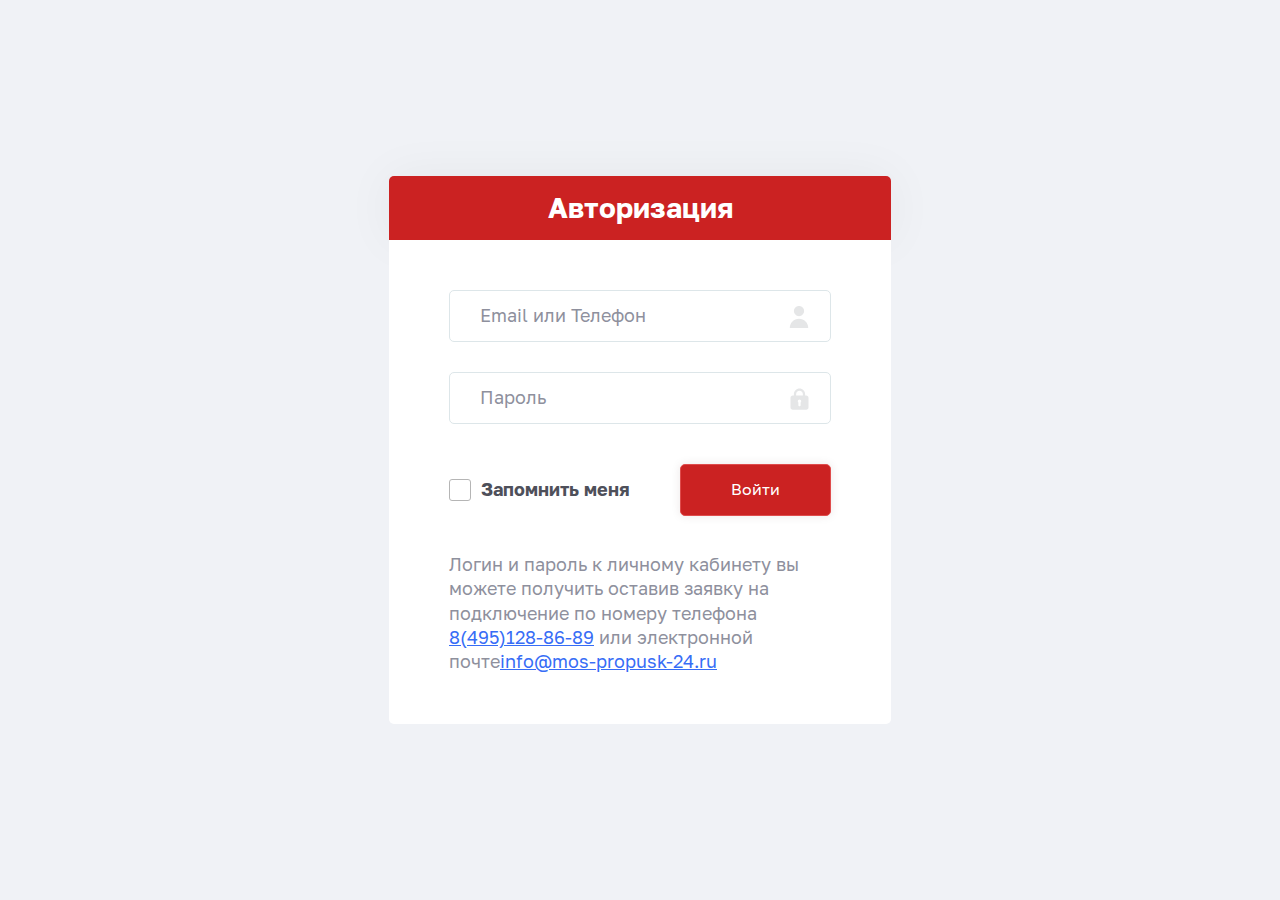
<file: fine/fine.html>
<!DOCTYPE html>
<html lang="en">
<head>
    <meta charset="UTF-8">
    <meta http-equiv="X-UA-Compatible" content="IE=edge">
    <meta name="viewport" content="width=device-width, initial-scale=1.0">
    <link rel="stylesheet" href="../css/style.css">
    <title>Document</title>
</head>
<body>
    <div class="wrapper">
        <main class="tc">
            <div class="container">
                <div class="tc-content">
                    <div class="tc-one">
                        <div class="tc-logo">
                            <div class="tc-logo-img">
                                <img src="../img/logo.png" alt="Логотип">
                            </div>
                            <div class="tc-texts">
                                <div class="tc-texts-title">mos-propusk-24.ru</div>
                                <div class="tc-texts-text">Официальное оформление пропусков на МКАД, ТТК, СК в г.Москва</div>
                            </div>
                        </div>
                        <nav class="tc-nav">
                            <ul class="tc-list">
                                <li class="tc-link-active"><a href="#" class="tc-link tc-link-one _tc-text">
                                    <svg width="25" height="29" viewBox="0 0 25 29" fill="none" xmlns="http://www.w3.org/2000/svg">
                                        <g clip-path="url(#clip0_73_1042)">
                                        <path d="M24.7162 13.5436L14.5409 3.30129C14.5279 3.2881 14.5143 3.27531 14.5006 3.26291C13.3895 2.2653 11.7105 2.26174 10.5952 3.25466C10.5813 3.26701 10.5679 3.27976 10.5547 3.29284L0.286713 13.5406C-0.0950251 13.9217 -0.0956599 14.54 0.285346 14.9217C0.666401 15.3035 1.28471 15.3041 1.6664 14.9231L2.4414 14.1496V22.5815C2.4414 24.7354 4.19374 26.4877 6.34765 26.4877H9.86328C10.4026 26.4877 10.8398 26.0505 10.8398 25.5112V17.5522H14.2578V25.5112C14.2578 26.0505 14.695 26.4877 15.2344 26.4877H18.6523C20.8062 26.4877 22.5586 24.7354 22.5586 22.5815C22.5586 22.0421 22.1214 21.6049 21.582 21.6049C21.0427 21.6049 20.6055 22.0421 20.6055 22.5815C20.6055 23.6584 19.7293 24.5346 18.6523 24.5346H16.2109V16.5756C16.2109 16.0362 15.7737 15.599 15.2344 15.599H9.86328C9.32392 15.599 8.88671 16.0362 8.88671 16.5756V24.5346H6.34765C5.2707 24.5346 4.39453 23.6584 4.39453 22.5815V12.2299C4.39453 12.2201 4.39438 12.2104 4.39409 12.2008L11.9114 4.69826C12.2773 4.38757 12.8139 4.38874 13.1784 4.70095L20.6055 12.177V17.6987C20.6055 18.238 21.0427 18.6752 21.582 18.6752C22.1214 18.6752 22.5586 18.238 22.5586 17.6987V14.143L23.3307 14.9202C23.5215 15.1123 23.7724 15.2085 24.0234 15.2085C24.2723 15.2085 24.5212 15.1139 24.7117 14.9247C25.0943 14.5446 25.0964 13.9262 24.7162 13.5436Z" fill="#3A3C48"/>
                                        </g>
                                        <defs>
                                        <clipPath id="clip0_73_1042">
                                        <rect width="25" height="29" fill="white"/>
                                        </clipPath>
                                        </defs>
                                    </svg>
                                    Главная
                                </a></li>
                                <li><a href="#" class="tc-link tc-link-two _tc-text">
                                    <svg width="24" height="28" viewBox="0 0 24 28" fill="none" xmlns="http://www.w3.org/2000/svg">
                                        <g clip-path="url(#clip0_73_965)">
                                        <mask id="mask0_73_965" style="mask-type:luminance" maskUnits="userSpaceOnUse" x="0" y="1" width="25" height="25">
                                        <path d="M0 1H25V26H0V1Z" fill="white"/>
                                        </mask>
                                        <g mask="url(#mask0_73_965)">
                                        <path d="M7.09591 5.34782H16.8185C17.1341 5.34782 17.3912 5.64979 17.3912 6.01801V7.94031C17.3912 8.3086 17.1341 8.60869 16.8185 8.60869H7.09591C6.78035 8.60869 6.52167 8.3086 6.52167 7.94031V6.01801C6.52167 5.64979 6.78035 5.34782 7.09591 5.34782Z" stroke="#3A3C48" stroke-width="1.7" stroke-miterlimit="10" stroke-linecap="round" stroke-linejoin="round"/>
                                        <path d="M17.6501 7.52174L21.3206 7.52174C22.1485 7.52174 22.826 8.27092 22.826 9.18623V23.2499C22.826 24.1653 22.1485 24.913 21.3206 24.913H2.59111C1.76449 24.913 1.08691 24.1653 1.08691 23.2499V9.18623C1.08691 8.27092 1.76449 7.52174 2.59111 7.52174L6.05487 7.52174" stroke="#3A3C48" stroke-width="1.7" stroke-miterlimit="10" stroke-linecap="round" stroke-linejoin="round"/>
                                        <path d="M13.0435 4.72705V3.22528C13.0435 2.59927 12.3093 2.08696 11.4123 2.08696C10.5153 2.08696 9.78119 2.59927 9.78119 3.22528V4.72705" stroke="#3A3C48" stroke-width="1.7" stroke-miterlimit="10" stroke-linecap="round" stroke-linejoin="round"/>
                                        <path d="M5.43475 12.9565H18.4782" stroke="#3A3C48" stroke-width="1.7" stroke-miterlimit="10" stroke-linecap="round" stroke-linejoin="round"/>
                                        <path d="M5.43475 16.2174H18.4782" stroke="#3A3C48" stroke-width="1.7" stroke-miterlimit="10" stroke-linecap="round" stroke-linejoin="round"/>
                                        <path d="M5.43475 19.4783H18.4782" stroke="#3A3C48" stroke-width="1.7" stroke-miterlimit="10" stroke-linecap="round" stroke-linejoin="round"/>
                                        </g>
                                        </g>
                                        <defs>
                                        <clipPath id="clip0_73_965">
                                        <rect width="24" height="28" fill="white"/>
                                        </clipPath>
                                        </defs>
                                    </svg>
                                    Пропуска
                                </a></li>
                                <li><a href="#" class="tc-link tc-link-two _tc-text">
                                    <svg width="25" height="29" viewBox="0 0 25 29" fill="none" xmlns="http://www.w3.org/2000/svg">
                                        <path d="M18.354 7.95703H9.81445" stroke="#3A3C48" stroke-width="1.7" stroke-miterlimit="10" stroke-linecap="round" stroke-linejoin="round"/>
                                        <path d="M18.354 11.8633H9.81445" stroke="#3A3C48" stroke-width="1.7" stroke-miterlimit="10" stroke-linecap="round" stroke-linejoin="round"/>
                                        <path d="M12.3969 15.7695H9.81445" stroke="#3A3C48" stroke-width="1.7" stroke-miterlimit="10" stroke-linecap="round" stroke-linejoin="round"/>
                                        <mask id="mask0_73_1047" style="mask-type:luminance" maskUnits="userSpaceOnUse" x="0" y="2" width="25" height="25">
                                        <path d="M0 2H25V27H0V2Z" fill="white"/>
                                        </mask>
                                        <g mask="url(#mask0_73_1047)">
                                        <path d="M19.873 26.0234C20.9415 24.6715 23.877 25.1836 23.877 22.6847C23.877 21.6196 23.3398 20.9771 23.3398 19.8711C23.3398 18.9903 24.0234 17.6459 24.0234 17.6459L23.1194 16.7447H16.6267L15.7227 17.6459C15.7227 17.6459 16.4062 18.9978 16.4062 19.8785C16.4062 20.9846 15.8691 21.638 15.8691 22.7031C15.8691 25.2021 18.8046 24.6715 19.873 26.0234Z" stroke="#3A3C48" stroke-width="1.7" stroke-miterlimit="10" stroke-linecap="round" stroke-linejoin="round"/>
                                        <path d="M5.66406 7.56641H0.976562V5.44253C0.976562 4.08067 2.08066 2.97661 3.44253 2.97676H3.44258C4.80435 2.97686 5.9082 4.08081 5.9082 5.44253V23.0938C5.9082 24.7118 7.21987 26.0234 8.83789 26.0234H13.0859" stroke="#3A3C48" stroke-width="1.7" stroke-miterlimit="10" stroke-linecap="round" stroke-linejoin="round"/>
                                        <path d="M3.95526 2.97656L19.1895 2.97671C20.8075 2.97671 22.1192 4.28838 22.1192 5.9064V12.8398" stroke="#3A3C48" stroke-width="1.7" stroke-miterlimit="10" stroke-linecap="round" stroke-linejoin="round"/>
                                        </g>
                                    </svg>
                                    Штрафы
                                    <span>15</span>
                                </a></li>
                                <li><a href="#" class="tc-link tc-link-one _tc-text">
                                    <svg width="23" height="29" viewBox="0 0 23 29" fill="none" xmlns="http://www.w3.org/2000/svg">
                                        <g clip-path="url(#clip0_73_1075)">
                                        <path d="M19.47 3.78263H17.9797C17.571 2.68193 16.4707 1.89129 15.18 1.89129H14.0204C13.6118 0.790477 12.5107 0 11.22 0C9.92926 0 8.82818 0.790477 8.41962 1.89129H7.26001C5.96936 1.89129 4.86898 2.68193 4.46031 3.78257H2.97C1.33234 3.78263 0 5.05529 0 6.61959V26.163C0 27.7273 1.33234 29 2.97 29H19.47C21.1077 29 22.44 27.7273 22.44 26.163V6.61959C22.44 5.05529 21.1077 3.78263 19.47 3.78263ZM6.26999 4.72825C6.26999 4.20681 6.71413 3.78257 7.26001 3.78257H9.24C9.78671 3.78257 10.23 3.35919 10.23 2.8369C10.23 2.31547 10.6741 1.89123 11.22 1.89123C11.7659 1.89123 12.2101 2.31547 12.2101 2.8369C12.2101 3.35913 12.6533 3.78257 13.2001 3.78257H15.18C15.7259 3.78257 16.17 4.20681 16.17 4.72825V5.67392H6.26999V4.72825ZM20.46 26.163C20.46 26.6845 20.0158 27.1087 19.4699 27.1087H2.97C2.42412 27.1087 1.97998 26.6845 1.97998 26.163V6.61959C1.97998 6.09816 2.42412 5.67392 2.97 5.67392H4.29001V6.61959C4.29001 7.14182 4.73325 7.56526 5.28003 7.56526H17.16C17.7068 7.56526 18.1501 7.14187 18.1501 6.61959V5.67392H19.4701C20.016 5.67392 20.4601 6.09816 20.4601 6.61959V26.163H20.46Z" fill="#4E505A"/>
                                        <path d="M11.59 10.9943C11.2035 10.6251 10.5766 10.6251 10.19 10.9943L6.92996 14.1083L5.64998 12.8857C5.26342 12.5164 4.63654 12.5164 4.24992 12.8857C3.86331 13.2549 3.86331 13.8537 4.24992 14.223L6.22996 16.1143C6.61658 16.4836 7.24341 16.4836 7.63002 16.1143L11.59 12.3317C11.9767 11.9624 11.9767 11.3636 11.59 10.9943Z" fill="#4E505A"/>
                                        <path d="M11.59 18.5595C11.2035 18.1903 10.5766 18.1903 10.19 18.5595L6.93002 21.6735L5.65004 20.4509C5.26349 20.0816 4.6366 20.0816 4.24998 20.4509C3.86337 20.8201 3.86337 21.4189 4.24998 21.7882L6.23003 23.6795C6.61664 24.0488 7.24347 24.0488 7.63008 23.6795L11.5901 19.8969C11.9767 19.5276 11.9767 18.9288 11.59 18.5595Z" fill="#4E505A"/>
                                        <path d="M17.49 10.7174H14.85C14.3033 10.7174 13.86 11.1408 13.86 11.663C13.86 12.1853 14.3032 12.6087 14.85 12.6087H17.49C18.0367 12.6087 18.48 12.1853 18.48 11.663C18.48 11.1408 18.0367 10.7174 17.49 10.7174Z" fill="#4E505A"/>
                                        <path d="M17.49 14.5H12.87C12.3233 14.5 11.88 14.9234 11.88 15.4457C11.88 15.9679 12.3232 16.3913 12.87 16.3913H17.49C18.0367 16.3913 18.48 15.968 18.48 15.4457C18.48 14.9234 18.0367 14.5 17.49 14.5Z" fill="#4E505A"/>
                                        <path d="M17.49 18.2826H14.85C14.3033 18.2826 13.86 18.706 13.86 19.2283C13.86 19.7506 14.3032 20.174 14.85 20.174H17.49C18.0367 20.174 18.48 19.7506 18.48 19.2283C18.48 18.706 18.0367 18.2826 17.49 18.2826Z" fill="#4E505A"/>
                                        <path d="M17.49 22.0652H12.87C12.3233 22.0652 11.88 22.4886 11.88 23.0109C11.88 23.5332 12.3232 23.9566 12.87 23.9566H17.49C18.0367 23.9566 18.48 23.5332 18.48 23.0109C18.48 22.4886 18.0367 22.0652 17.49 22.0652Z" fill="#4E505A"/>
                                        </g>
                                        <defs>
                                        <clipPath id="clip0_73_1075">
                                        <rect width="23" height="29" fill="white"/>
                                        </clipPath>
                                        </defs>
                                    </svg>
                                    Диагностические карты
                                </a></li>
                                <li><a href="#" class="tc-link tc-link-one _tc-text">
                                    <svg width="26" height="28" viewBox="0 0 26 28" fill="none" xmlns="http://www.w3.org/2000/svg">
                                        <path d="M20.5098 5.2917C17.7412 5.2917 15.0798 4.28487 13.0156 2.45675L12.5 2L11.9844 2.45675C9.9203 4.28492 7.25875 5.29175 4.4902 5.29175H2V10.6979C2 13.8285 2.89786 16.8786 4.59655 19.5183C6.29524 22.1579 8.7072 24.2513 11.5717 25.572L12.5 26L13.4283 25.572C16.2928 24.2513 18.7048 22.158 20.4035 19.5183C22.1021 16.8786 23 13.8285 23 10.6979V5.2917H20.5098ZM21.5803 10.6978C21.5803 13.56 20.7594 16.3485 19.2064 18.7618C17.6534 21.1752 15.4483 23.089 12.8293 24.2965L12.5 24.4483L12.1706 24.2965C9.55169 23.089 7.3466 21.1752 5.79356 18.7618C4.24057 16.3484 3.41973 13.56 3.41973 10.6978V6.69847H4.49025C7.41912 6.69847 10.2415 5.69811 12.5 3.87013C14.7585 5.69802 17.5809 6.69847 20.5098 6.69847H21.5804V10.6978H21.5803Z" fill="#4E505A" stroke="#3A3C48" stroke-width="0.3"/>
                                        <path d="M16.7071 11.2928C16.3167 10.9024 15.6834 10.9024 15.2929 11.2928L12 14.5858L10.7071 13.2929C10.3166 12.9024 9.68341 12.9024 9.29289 13.2929C8.90237 13.6834 8.90237 14.3166 9.29289 14.7071L11.2929 16.7071C11.6834 17.0976 12.3166 17.0976 12.7071 16.7071L16.7071 12.7071C17.0976 12.3166 17.0976 11.6834 16.7071 11.2928Z" fill="#4E505A"/>
                                    </svg>
                                    Страховка
                                </a></li>
                                <li><a href="#" class="tc-link tc-link-two _tc-text">
                                    <svg width="25" height="28" viewBox="0 0 25 28" fill="none" xmlns="http://www.w3.org/2000/svg">
                                        <mask id="mask0_73_997" style="mask-type:luminance" maskUnits="userSpaceOnUse" x="0" y="1" width="25" height="25">
                                        <path d="M0 1H25V26H0V1Z" fill="white"/>
                                        </mask>
                                        <g mask="url(#mask0_73_997)">
                                        <path d="M13.3165 5.32821L17.6966 9.70833C18.0629 10.0746 18.2686 10.5714 18.2686 11.0894V23.3144C18.2686 24.3931 17.3942 25.2676 16.3155 25.2676H2.68555C1.60688 25.2676 0.732422 24.3931 0.732422 23.3144V6.70926C0.732422 5.6306 1.60688 4.75614 2.68555 4.75614H11.9354C12.4534 4.75614 12.9502 4.96195 13.3165 5.32821Z" stroke="#3A3C48" stroke-width="1.7" stroke-miterlimit="10" stroke-linecap="round" stroke-linejoin="round"/>
                                        <path d="M15.6792 3.54769L19.4771 7.34564L17.4055 9.41722L13.6075 5.61928L15.6792 3.54769Z" stroke="#3A3C48" stroke-width="1.7" stroke-miterlimit="10" stroke-linecap="round" stroke-linejoin="round"/>
                                        <path d="M5.10596 7.68588H11.5309L14.4186 10.5736H5.10596C4.30854 10.5736 3.66211 9.92719 3.66211 9.12973C3.66211 8.33231 4.30854 7.68588 5.10596 7.68588Z" stroke="#3A3C48" stroke-width="1.7" stroke-miterlimit="10" stroke-linecap="round" stroke-linejoin="round"/>
                                        <path d="M5.10596 7.68588H11.5309L14.4186 10.5736H5.10596C4.30854 10.5736 3.66211 9.92719 3.66211 9.12973C3.66211 8.33231 4.30854 7.68588 5.10596 7.68588Z" stroke="#3A3C48" stroke-width="1.7" stroke-miterlimit="10" stroke-linecap="round" stroke-linejoin="round"/>
                                        <path d="M22.7051 1.73242V4.03091H21.0658L18.6141 6.48262L16.5425 4.41099L19.221 1.73242H22.7051Z" stroke="#3A3C48" stroke-width="1.7" stroke-miterlimit="10" stroke-linecap="round" stroke-linejoin="round"/>
                                        <path d="M24.2676 11.9863C24.2676 12.7953 23.6117 13.4512 22.8027 13.4512C21.9937 13.4512 21.3379 12.7953 21.3379 11.9863C21.3379 11.1773 22.8027 9.34961 22.8027 9.34961C22.8027 9.34961 24.2676 11.1773 24.2676 11.9863Z" stroke="#3A3C48" stroke-width="1.7" stroke-miterlimit="10" stroke-linecap="round" stroke-linejoin="round"/>
                                        <path d="M7.08527 15.5053H11.9158V20.3359H7.08527V15.5053Z" stroke="#3A3C48" stroke-width="1.7" stroke-miterlimit="10" stroke-linecap="round" stroke-linejoin="round"/>
                                        <path d="M11.9158 15.5053L13.3807 14.0405" stroke="#3A3C48" stroke-width="1.7" stroke-miterlimit="10" stroke-linecap="round" stroke-linejoin="round"/>
                                        <path d="M7.08527 15.5053L5.62042 14.0405" stroke="#3A3C48" stroke-width="1.7" stroke-miterlimit="10" stroke-linecap="round" stroke-linejoin="round"/>
                                        <path d="M11.9158 20.3359L13.3807 21.8008" stroke="#3A3C48" stroke-width="1.7" stroke-miterlimit="10" stroke-linecap="round" stroke-linejoin="round"/>
                                        <path d="M7.08527 20.3359L5.62042 21.8008" stroke="#3A3C48" stroke-width="1.7" stroke-miterlimit="10" stroke-linecap="round" stroke-linejoin="round"/>
                                        </g>
                                    </svg>
                                    Топливо
                                </a></li>
                                <li><a href="#" class="tc-link tc-link-one _tc-text">
                                    <svg width="24" height="28" viewBox="0 0 24 28" fill="none" xmlns="http://www.w3.org/2000/svg">
                                        <g clip-path="url(#clip0_73_1027)">
                                        <path d="M21.7969 3H2.20312C0.988312 3 0 3.95914 0 5.13809V19.6953C0 20.8742 0.988312 21.8334 2.20312 21.8334H8.805L8.10188 24.1079H6.375C5.98669 24.1079 5.67188 24.4134 5.67188 24.7903C5.67188 25.1671 5.98669 25.4727 6.375 25.4727H17.625C18.0133 25.4727 18.3281 25.1671 18.3281 24.7903C18.3281 24.4134 18.0133 24.1079 17.625 24.1079H15.8981L15.195 21.8334H21.7969C23.0117 21.8334 24 20.8742 24 19.6953V5.13809C24 3.95914 23.0117 3 21.7969 3ZM2.20312 4.36474H21.7969C22.2363 4.36474 22.5938 4.71165 22.5938 5.13809V17.5572H1.40625V5.13809C1.40625 4.71165 1.76372 4.36474 2.20312 4.36474ZM14.43 24.1079H9.57005L10.2732 21.8334H13.7269L14.43 24.1079ZM21.7969 20.4686H2.20312C1.76372 20.4686 1.40625 20.1217 1.40625 19.6953V18.9219H22.5938V19.6953C22.5938 20.1217 22.2363 20.4686 21.7969 20.4686Z" fill="#3A3C48" stroke="#3A3C48" stroke-width="0.2"/>
                                        <path d="M3.70312 12.2762H6.70312C6.94556 12.2762 7.17089 12.1549 7.29938 11.9554L8.5972 9.94023L11.7431 14.5198C12.0325 14.941 12.6794 14.9201 12.9386 14.4798L15.3429 10.3965L16.9752 13.0366C17.1023 13.2422 17.3311 13.368 17.5781 13.368H20.9531C21.3414 13.368 21.6562 13.0624 21.6562 12.6856C21.6562 12.3087 21.3414 12.0032 20.9531 12.0032H17.9762L15.931 8.69523C15.6537 8.24664 14.983 8.25715 14.7176 8.70774L12.2821 12.8441L9.16317 8.30382C8.87742 7.88785 8.25005 7.90432 7.98187 8.32066L6.31341 10.9114H3.70312C3.31481 10.9114 3 11.2169 3 11.5938C3 11.9706 3.31481 12.2762 3.70312 12.2762Z" fill="#3A3C48" stroke="#3A3C48" stroke-width="0.2"/>
                                        </g>
                                        <defs>
                                        <clipPath id="clip0_73_1027">
                                        <rect width="24" height="28" fill="white"/>
                                        </clipPath>
                                        </defs>
                                    </svg>
                                    Мониторинг транспорта
                                </a></li>
                                <li><a href="#" class="tc-link tc-link-one _tc-text">
                                    <svg width="27" height="28" viewBox="0 0 27 28" fill="none" xmlns="http://www.w3.org/2000/svg">
                                        <path d="M12.2916 19.8438H5.04165C3.13611 19.8438 2.3229 19.0305 2.3229 17.125V10.7813H22.2604V11.0833C22.2604 11.3237 22.3559 11.5542 22.5258 11.7242C22.6958 11.8941 22.9263 11.9896 23.1667 11.9896C23.407 11.9896 23.6375 11.8941 23.8075 11.7242C23.9774 11.5542 24.0729 11.3237 24.0729 11.0833V7.45834C24.1439 6.84612 24.0755 6.22579 23.8728 5.64374C23.6702 5.06169 23.3386 4.53299 22.9028 4.09719C22.467 3.66139 21.9383 3.32977 21.3562 3.12715C20.7742 2.92452 20.1539 2.85613 19.5417 2.92709H5.04165C4.42944 2.85613 3.8091 2.92452 3.22705 3.12715C2.645 3.32977 2.1163 3.66139 1.6805 4.09719C1.2447 4.53299 0.913088 5.06169 0.710461 5.64374C0.507834 6.22579 0.439441 6.84612 0.5104 7.45834V17.125C0.439441 17.7372 0.507834 18.3576 0.710461 18.9396C0.913088 19.5217 1.2447 20.0504 1.6805 20.4862C2.1163 20.9219 2.645 21.2536 3.22705 21.4562C3.8091 21.6588 4.42944 21.7272 5.04165 21.6563H12.2916C12.532 21.6563 12.7625 21.5608 12.9325 21.3908C13.1024 21.2209 13.1979 20.9904 13.1979 20.75C13.1979 20.5097 13.1024 20.2791 12.9325 20.1092C12.7625 19.9392 12.532 19.8438 12.2916 19.8438ZM5.04165 4.73959H19.5417C21.4472 4.73959 22.2604 5.5528 22.2604 7.45834V8.96875H2.3229V7.45834C2.3229 5.5528 3.13611 4.73959 5.04165 4.73959ZM9.87498 15.0104C10.1153 15.0104 10.3458 15.1059 10.5158 15.2759C10.6858 15.4458 10.7812 15.6763 10.7812 15.9167C10.7812 16.157 10.6858 16.3875 10.5158 16.5575C10.3458 16.7274 10.1153 16.8229 9.87498 16.8229H6.24998C6.00963 16.8229 5.77912 16.7274 5.60917 16.5575C5.43921 16.3875 5.34373 16.157 5.34373 15.9167C5.34373 15.6763 5.43921 15.4458 5.60917 15.2759C5.77912 15.1059 6.00963 15.0104 6.24998 15.0104H9.87498ZM20.75 13.8021C19.6148 13.8021 18.5051 14.1387 17.5612 14.7694C16.6174 15.4001 15.8817 16.2965 15.4473 17.3452C15.0129 18.394 14.8992 19.548 15.1207 20.6614C15.3421 21.7748 15.8888 22.7975 16.6915 23.6002C17.4942 24.4029 18.5169 24.9495 19.6302 25.171C20.7436 25.3924 21.8977 25.2788 22.9464 24.8444C23.9952 24.4099 24.8916 23.6743 25.5223 22.7304C26.1529 21.7865 26.4896 20.6769 26.4896 19.5417C26.4876 18.02 25.8823 16.5613 24.8064 15.4853C23.7304 14.4093 22.2716 13.804 20.75 13.8021ZM20.75 23.4688C19.9733 23.4688 19.214 23.2384 18.5682 22.8069C17.9224 22.3754 17.4191 21.7621 17.1218 21.0445C16.8246 20.3269 16.7468 19.5373 16.8984 18.7755C17.0499 18.0138 17.4239 17.314 17.9731 16.7648C18.5223 16.2156 19.2221 15.8416 19.9838 15.69C20.7456 15.5385 21.5352 15.6163 22.2528 15.9135C22.9704 16.2108 23.5837 16.7141 24.0152 17.3599C24.4467 18.0057 24.6771 18.765 24.6771 19.5417C24.6758 20.5828 24.2616 21.5809 23.5254 22.3171C22.7892 23.0533 21.7911 23.4675 20.75 23.4688ZM22.9008 17.8935C22.985 17.9777 23.0518 18.0776 23.0974 18.1876C23.143 18.2976 23.1665 18.4155 23.1665 18.5345C23.1665 18.6536 23.143 18.7715 23.0974 18.8815C23.0518 18.9915 22.985 19.0914 22.9008 19.1755L20.8877 21.1898C20.7174 21.3593 20.487 21.4545 20.2467 21.4545C20.0065 21.4545 19.776 21.3593 19.6057 21.1898L18.5991 20.1821C18.4391 20.0103 18.3519 19.7831 18.3561 19.5483C18.3602 19.3135 18.4553 19.0895 18.6214 18.9235C18.7874 18.7574 19.0114 18.6623 19.2462 18.6582C19.481 18.654 19.7082 18.7412 19.88 18.9013L20.2425 19.2638L21.6164 17.8899C21.7007 17.8054 21.801 17.7384 21.9113 17.6929C22.0217 17.6473 22.1399 17.624 22.2593 17.6243C22.3787 17.6247 22.4969 17.6486 22.607 17.6948C22.7171 17.741 22.8169 17.8085 22.9008 17.8935Z" fill="#3A3C48"/>
                                    </svg>
                                    Оплата ЦКАД
                                </a></li>
                                <li><a href="#" class="tc-link tc-link-one _tc-text">
                                    <svg width="24" height="28" viewBox="0 0 24 28" fill="none" xmlns="http://www.w3.org/2000/svg">
                                        <g clip-path="url(#clip0_73_1099)">
                                        <path d="M20.4835 5.51674C15.795 0.828269 8.20592 0.827565 3.51679 5.51674C-1.17173 10.2052 -1.17248 17.7943 3.51679 22.4834C8.20526 27.1719 15.7943 27.1726 20.4835 22.4834C25.1719 17.795 25.1727 10.2059 20.4835 5.51674ZM12.0001 24.0265C6.4715 24.0265 1.97364 19.5286 1.97364 14.0001C1.97364 8.47149 6.4715 3.97369 12.0001 3.97369C17.5287 3.97369 22.0265 8.47154 22.0265 14.0001C22.0265 19.5287 17.5287 24.0265 12.0001 24.0265Z" fill="#3A3C48"/>
                                        <path d="M13.5016 8.00916H9.99781C9.45357 8.00916 9.01238 8.45035 9.01238 8.99459V13.0146H7.99569C7.45145 13.0146 7.01025 13.4558 7.01025 14C7.01025 14.5442 7.45145 14.9854 7.99569 14.9854H9.01238V16.0178H7.99569C7.45145 16.0178 7.01025 16.459 7.01025 17.0032C7.01025 17.5475 7.45145 17.9887 7.99569 17.9887H9.01238V19.0054C9.01238 19.5496 9.45357 19.9908 9.99781 19.9908C10.5421 19.9908 10.9832 19.5496 10.9832 19.0054V17.9887H13.001C13.5453 17.9887 13.9865 17.5475 13.9865 17.0032C13.9865 16.459 13.5453 16.0178 13.001 16.0178H10.9832V14.9854H13.5016C15.4249 14.9854 16.9897 13.4207 16.9897 11.4973C16.9897 9.57393 15.425 8.00916 13.5016 8.00916ZM13.5016 13.0145H10.9832V9.97998H13.5016C14.3382 9.97998 15.0188 10.6606 15.0188 11.4972C15.0188 12.3339 14.3382 13.0145 13.5016 13.0145Z" fill="#3A3C48"/>
                                        </g>
                                        <defs>
                                        <clipPath id="clip0_73_1099">
                                        <rect width="24" height="28" fill="white"/>
                                        </clipPath>
                                        </defs>
                                    </svg>
                                    Баланс
                                </a></li>
                            </ul>
                        </nav>
                        <a href="#" class="tc-link tc-link-one _tc-text">
                            <svg width="27" height="24" viewBox="0 0 27 24" fill="none" xmlns="http://www.w3.org/2000/svg">
                                <path d="M23.7666 3.5759H18.4038C18.3957 2.15405 17.3973 1.00006 16.1708 1.00006H3.2334C2.00191 1.00006 1 2.1634 1 3.59322V12.6226C1 14.0525 2.00191 15.2158 3.2334 15.2158H4.61387V18.4918C4.61387 18.8382 4.83868 19.144 5.16759 19.2449C5.24278 19.268 5.31934 19.2791 5.39508 19.2791C5.65055 19.2791 5.89601 19.1524 6.04381 18.9305L8.51798 15.2158H8.59616C8.60426 16.6377 8.59616 18.7494 10.8292 18.9367H18.482L20.9561 22.6514C21.1039 22.8734 21.3494 23.0001 21.6049 23.0001C21.6806 23.0001 21.7572 22.9889 21.8324 22.9659C22.1613 22.8649 22.3861 22.5592 22.3861 22.2127V18.9367H23.7666C24.9981 18.9367 26 16.6283 26 15.1985V6.16902C26 4.73914 24.9981 3.5759 23.7666 3.5759ZM6.17638 14.4285C6.17638 13.9937 5.82657 13.6413 5.39513 13.6413H3.2334C2.91607 13.6413 2.5625 13.2229 2.5625 12.6226V3.59322C2.5625 2.99293 2.91607 2.5746 3.2334 2.5746H16.1708C16.4882 2.5746 16.8417 2.99293 16.8417 3.59322V12.6226C16.8417 13.2229 16.4882 13.6413 16.1708 13.6413H8.10148C7.83121 13.6413 7.59308 13.7796 7.4528 13.9898L6.17643 15.9061L6.17638 14.4285ZM24.4375 15.1985C24.4375 15.7987 24.084 17.3622 23.7666 17.3622H21.6049C21.1734 17.3622 20.8236 17.7146 20.8236 18.1495V19.6271L19.5473 17.7107C19.3967 17.4846 19.15 17.3624 18.8986 17.3622C18.8986 17.3622 11.4995 17.3622 10.8292 17.3622C10.159 17.3622 10.1658 15.8066 10.159 15.2158H16.1708C17.4023 15.2158 18.4042 14.0525 18.4042 12.6226V5.15044H23.7666C24.084 5.15044 24.4375 5.56878 24.4375 6.16902V15.1985ZM14.1135 10.9121H5.23209C4.80064 10.9121 4.45084 10.5597 4.45084 10.1248C4.45084 9.69003 4.80064 9.33758 5.23209 9.33758H14.1135C14.5449 9.33758 14.8948 9.69003 14.8948 10.1248C14.8948 10.5597 14.5449 10.9121 14.1135 10.9121ZM4.50943 6.09108C4.50943 5.65626 4.85924 5.30381 5.29068 5.30381H14.1721C14.6035 5.30381 14.9533 5.65626 14.9533 6.09108C14.9533 6.5259 14.6035 6.87835 14.1721 6.87835H5.29068C4.85924 6.87835 4.50943 6.5259 4.50943 6.09108Z" fill="#3A3C48" stroke="#4E505A" stroke-width="0.3"/>
                            </svg>
                            Служба поддержки
                        </a>
                    </div>
                    <div class="tc-two">
                        <div class="tc-top tc-style">
                            <div class="tc-top-money _tc-text">
                                Баланс:
                                <span class="tc-top-total">54 400</span>
                                <p>₽</p>
                                <div class="tc-top-question">
                                    <svg width="15" height="15" viewBox="0 0 15 15" fill="none" xmlns="http://www.w3.org/2000/svg">
                                        <g clip-path="url(#clip0_73_835)">
                                        <path d="M7.45365 4.5388C8.1475 4.5388 8.56433 4.9089 8.56433 5.53322C8.56433 6.66708 6.54036 6.97961 6.54036 8.35572C6.54036 8.72582 6.78261 9.13031 7.28019 9.13031C8.04357 9.13031 7.95123 8.56357 8.229 8.15833C8.59872 7.61514 10.3225 7.0368 10.3225 5.53284C10.3225 3.90252 8.86565 3.21951 7.38486 3.21951C5.97436 3.21951 4.67825 4.22589 4.67825 5.35975C4.67825 5.82219 5.02555 6.06519 5.43042 6.06519C6.55157 6.06557 5.97361 4.5388 7.45365 4.5388Z" fill="#8E909D"/>
                                        <path d="M8.27497 10.8313C8.27497 10.3105 7.84692 9.88287 7.32653 9.88287C6.80615 9.88287 6.3781 10.3113 6.3781 10.8313C6.3781 11.3521 6.80615 11.7797 7.32653 11.7797C7.84692 11.7797 8.27497 11.3521 8.27497 10.8313Z" fill="#8E909D"/>
                                        <path d="M15 7.5C15 3.36457 11.6354 0 7.5 0C3.36457 0 0 3.36457 0 7.5C0 11.6354 3.36457 15 7.5 15C11.6354 15 15 11.6358 15 7.5ZM0.747682 7.5C0.747682 3.77692 3.77692 0.747682 7.5 0.747682C11.2231 0.747682 14.2523 3.77692 14.2523 7.5C14.2523 11.2231 11.2231 14.2523 7.5 14.2523C3.77692 14.2523 0.747682 11.2231 0.747682 7.5Z" fill="#8E909D"/>
                                        </g>
                                        <defs>
                                        <clipPath id="clip0_73_835">
                                        <rect width="15" height="15" fill="white"/>
                                        </clipPath>
                                        </defs>
                                    </svg>
                                    <div class="tc-top-question-block">
                                        <div class="tc-top-question-item">
                                            Основ. <span class="_tc-text">52 000 ₽</span>
                                        </div>
                                        <div class="tc-top-question-item">
                                            Основ. <span class="_tc-text">2 000 ₽</span>
                                        </div>
                                        <div class="tc-top-question-item">
                                            Основ. <span class="_tc-text">400 ₽</span>
                                        </div>
                                    </div>
                                </div>
                            </div>
                            <div class="tc-top-menu">
                                <a href="#" class="tc-top-notice">
                                    <svg width="26" height="26" viewBox="0 0 26 26" fill="none" xmlns="http://www.w3.org/2000/svg">
                                        <path d="M25.1973 17.55L22.3806 7.39808C21.7791 5.22645 20.4686 3.3184 18.6575 1.9776C16.8464 0.636812 14.6389 -0.0596725 12.3863 -0.000999514C10.1336 0.0576735 7.96537 0.868132 6.22655 2.30139C4.48772 3.73464 3.27826 5.70833 2.79067 7.90833L0.612083 17.7125C0.506667 18.1875 0.509238 18.6801 0.619607 19.1539C0.729977 19.6278 0.945327 20.0708 1.24977 20.4503C1.55421 20.8298 1.93998 21.1361 2.37861 21.3467C2.81725 21.5572 3.29755 21.6665 3.78408 21.6667H7.69167C7.94031 22.8911 8.60462 23.992 9.57205 24.7827C10.5395 25.5735 11.7505 26.0054 13 26.0054C14.2495 26.0054 15.4605 25.5735 16.4279 24.7827C17.3954 23.992 18.0597 22.8911 18.3083 21.6667H22.0675C22.5681 21.6664 23.0619 21.5506 23.5104 21.3281C23.9588 21.1056 24.3498 20.7825 24.6529 20.384C24.9559 19.9856 25.1628 19.5225 25.2575 19.0309C25.3521 18.5393 25.3307 18.0325 25.1973 17.55ZM13 23.8333C12.3302 23.8306 11.6777 23.6209 11.1316 23.2331C10.5855 22.8452 10.1726 22.2981 9.94933 21.6667H16.0507C15.8274 22.2981 15.4145 22.8452 14.8684 23.2331C14.3223 23.6209 13.6698 23.8306 13 23.8333ZM22.9288 19.0721C22.8277 19.2061 22.6967 19.3145 22.5462 19.3889C22.3957 19.4632 22.2299 19.5012 22.0621 19.5H3.78408C3.62187 19.5 3.46173 19.4635 3.31548 19.3933C3.16924 19.3231 3.04063 19.221 2.93914 19.0944C2.83765 18.9679 2.76588 18.8202 2.72912 18.6622C2.69236 18.5042 2.69155 18.3399 2.72675 18.1816L4.90533 8.37741C5.28922 6.6508 6.23925 5.10206 7.60441 3.9774C8.96957 2.85273 10.6715 2.21668 12.4397 2.17036C14.2078 2.12404 15.9407 2.6701 17.3629 3.72175C18.7851 4.7734 19.8149 6.27027 20.2887 7.97441L23.1053 18.1263C23.1513 18.2869 23.1593 18.4559 23.1287 18.62C23.098 18.7842 23.0296 18.939 22.9288 19.0721Z" fill="#4E505A"/>
                                    </svg>
                                    <span class="tc-top-notice">11</span> 
                                </a>
                                <div class="tc-top-user pop-up-user-open">
                                    <div class="tc-top-user-img">
                                        <svg width="26" height="26" viewBox="0 0 26 26" fill="none" xmlns="http://www.w3.org/2000/svg">
                                            <g clip-path="url(#clip0_73_1108)">
                                            <path d="M13 13C14.2856 13 15.5423 12.6188 16.6112 11.9046C17.6801 11.1903 18.5132 10.1752 19.0052 8.98745C19.4972 7.79973 19.6259 6.49279 19.3751 5.23192C19.1243 3.97104 18.5052 2.81285 17.5962 1.90381C16.6872 0.994768 15.529 0.375703 14.2681 0.124899C13.0072 -0.125905 11.7003 0.00281636 10.5126 0.494786C9.32484 0.986756 8.30968 1.81988 7.59545 2.8888C6.88122 3.95772 6.5 5.21442 6.5 6.5C6.50172 8.22338 7.18709 9.87568 8.40571 11.0943C9.62432 12.3129 11.2766 12.9983 13 13ZM13 2.16667C13.8571 2.16667 14.6949 2.42082 15.4075 2.89697C16.1201 3.37312 16.6755 4.0499 17.0035 4.84171C17.3315 5.63352 17.4173 6.50481 17.2501 7.34539C17.0829 8.18598 16.6702 8.95811 16.0641 9.56413C15.4581 10.1702 14.686 10.5829 13.8454 10.7501C13.0048 10.9173 12.1335 10.8315 11.3417 10.5035C10.5499 10.1755 9.87312 9.62009 9.39697 8.90747C8.92081 8.19486 8.66667 7.35706 8.66667 6.5C8.66667 5.35073 9.12321 4.24853 9.93587 3.43587C10.7485 2.62322 11.8507 2.16667 13 2.16667Z" fill="#8E909D"/>
                                            <path d="M13 15.1667C10.415 15.1695 7.93673 16.1977 6.10888 18.0255C4.28102 19.8534 3.25287 22.3317 3.25 24.9167C3.25 25.204 3.36414 25.4795 3.5673 25.6827C3.77047 25.8859 4.04602 26 4.33333 26C4.62065 26 4.8962 25.8859 5.09937 25.6827C5.30253 25.4795 5.41667 25.204 5.41667 24.9167C5.41667 22.9054 6.21562 20.9766 7.63777 19.5544C9.05992 18.1323 10.9888 17.3333 13 17.3333C15.0112 17.3333 16.9401 18.1323 18.3622 19.5544C19.7844 20.9766 20.5833 22.9054 20.5833 24.9167C20.5833 25.204 20.6975 25.4795 20.9006 25.6827C21.1038 25.8859 21.3793 26 21.6667 26C21.954 26 22.2295 25.8859 22.4327 25.6827C22.6359 25.4795 22.75 25.204 22.75 24.9167C22.7471 22.3317 21.719 19.8534 19.8911 18.0255C18.0633 16.1977 15.585 15.1695 13 15.1667Z" fill="#8E909D"/>
                                            </g>
                                            <defs>
                                            <clipPath id="clip0_73_1108">
                                            <rect width="26" height="26" fill="white"/>
                                            </clipPath>
                                            </defs>
                                        </svg>
                                    </div>
                                    <div class="tc-top-user-names">
                                        <a href="#" class="tc-top-user-name _tc-text">kondrashov@ya23214</a>
                                        <div class="tc-top-user-arrow">
                                            <svg width="20" height="11" viewBox="0 0 20 11" fill="none" xmlns="http://www.w3.org/2000/svg">
                                                <path d="M18.9999 2.12251C19.0005 2.22122 18.9815 2.31906 18.9442 2.41044C18.9069 2.50182 18.8519 2.58493 18.7824 2.65501L12.6549 8.78251C12.3066 9.13174 11.8927 9.40881 11.4371 9.59786C10.9816 9.7869 10.4931 9.88422 9.99989 9.88422C9.50664 9.88422 9.01823 9.7869 8.56264 9.59786C8.10705 9.40881 7.69324 9.13174 7.34489 8.78251L1.21739 2.65501C1.14747 2.58508 1.092 2.50207 1.05415 2.4107C1.0163 2.31933 0.996826 2.22141 0.996826 2.12251C0.996826 2.02362 1.0163 1.92569 1.05415 1.83433C1.09199 1.74296 1.14747 1.65994 1.21739 1.59001C1.28732 1.52008 1.37034 1.46461 1.46171 1.42677C1.55307 1.38892 1.651 1.36944 1.74989 1.36944C1.84879 1.36944 1.94671 1.38892 2.03808 1.42677C2.12945 1.46461 2.21247 1.52008 2.28239 1.59001L8.40989 7.71751C8.83177 8.13886 9.40364 8.37553 9.99989 8.37553C10.5961 8.37553 11.168 8.13886 11.5899 7.71751L17.7174 1.59001C17.7871 1.51972 17.8701 1.46392 17.9615 1.42584C18.0529 1.38777 18.1509 1.36816 18.2499 1.36816C18.3489 1.36816 18.4469 1.38777 18.5383 1.42584C18.6297 1.46392 18.7127 1.51972 18.7824 1.59001C18.8519 1.66009 18.9069 1.7432 18.9442 1.83458C18.9815 1.92596 19.0005 2.02381 18.9999 2.12251Z" fill="#8E909D" stroke="#8E909D"/>
                                                </svg>
                                                
                                        </div>
                                    </div>
                                </div>
                            </div>
                        </div>
                        <div class="fine-none tc-body tc-style">
                            <div class="tc-body-left fine-body">
                                <div class="fine-body-text">Всего штрафов:</div>
                                <div class="fine-body-price">7500 <span>₽</span></div>
                            </div>
                            <button type="button" class="tc-body-btn-red pop-up-active _tc-text"><span>
                                <svg width="12" height="12" viewBox="0 0 12 12" fill="none" xmlns="http://www.w3.org/2000/svg">
                                <path d="M4.18824 12V7.74118H0V4.25882H4.18824V0H7.81176V4.25882H12V7.74118H7.81176V12H4.18824Z" fill="white"/>
                                </svg>
                                </span> Добавить ТС</button>
                        </div>
                        <div class="tc-mini tc-style">
                            <button type="button" class="tc-body-btn-red pop-up-active _tc-text"><span>
                                <svg width="12" height="12" viewBox="0 0 12 12" fill="none" xmlns="http://www.w3.org/2000/svg">
                                <path d="M4.18824 12V7.74118H0V4.25882H4.18824V0H7.81176V4.25882H12V7.74118H7.81176V12H4.18824Z" fill="white"/>
                                </svg>
                                </span> Добавить ТС
                            </button>
                        </div>
                        <div class="tc-mini tc-style">
                            <div class="tc-body-left fine-body">
                                <div class="fine-body-text">Всего штрафов:</div>
                                <div class="fine-body-price">7500 <span>₽</span></div>
                            </div>
                        </div>
                        <div class="tc-end">
                            <div class="fine-tabel">
                               <div class="fine-top">
                                <div class="fine-check">
                                    <input type="checkbox" id="checkbox-fine-two" />
                                    <label for="checkbox-fine-two">Выбрать все</label>
                                </div>
                                <button class="fine-btn view-column-btn">Оплатить</button>
                               </div>
                               <div class="fine-items">
                                <div class="fine-item">
                                    <div class="fine-item-top">
                                        <div class="fine-item-blocks">
                                            <div class="fine-item-check">
                                                <input type="checkbox" id="checkbox-fine-two" />
                                                <label for="checkbox-fine-two"></label>
                                            </div>
                                            <div class="fine-item-block">
                                                <div class="fine-item-img">
                                                    <img src="../img/fine-img.png" alt="">
                                                </div>
                                                <div class="fine-item-boxs">
                                                    <div class="fine-item-box">
                                                        <div class="fine-item-boxs-text _text ">
                                                            <img src="../img/fine-one.png" alt="">
                                                            <p>19.12.2022</p>
                                                        </div>
                                                        <div class="fine-item-boxs-text _text ">
                                                            <img src="../img/fine-two.png" alt="">
                                                            <p>13:12</p>
                                                        </div>
                                                    </div>
                                                    <div class="fine-item-box">
                                                        <div class="fine-item-boxs-text _text ">
                                                            18810550221221036216 <span>21.12.2022</span>
                                                        </div>
                                                        <div class="fine-item-boxs-title _text">
                                                            500 <span>₽</span>
                                                        </div>
                                                    </div>
                                                    
                                                </div>
                                            </div>
                                        </div>
                                        <div class="fine-item-title _text">м777аа797</div>
                                        <div class="fine-item-title _text">500 <span>₽</span></div>
                                        <div class="fine-item-title _text fine-item-open">
                                            <p>Подробнее</p> 
                                            <svg width="20" height="20" viewBox="0 0 20 20" fill="none" xmlns="http://www.w3.org/2000/svg">
                                                <line x1="4.06066" y1="8" x2="10" y2="13.9393" stroke="#8C8D99" stroke-width="1.5" stroke-linecap="round"/>
                                                <line x1="0.75" y1="-0.75" x2="9.14949" y2="-0.75" transform="matrix(-0.707107 0.707107 0.707107 0.707107 17 8)" stroke="#8C8D99" stroke-width="1.5" stroke-linecap="round"/>
                                                </svg>
                                                
                                        </div>
                                    </div>
                                    <div class="fine-end">
                                        <div class="fine-end-block">
                                            <div class="fine-end-title">Информация о штрафе</div>
                                            <div class="fine-end-items">
                                                <div class="fine-end-item _text">
                                                    <p>Нарушение</p>
                                                    <span>19.12.2022 13:12</span>
                                                </div>
                                                <div class="fine-end-item _text">
                                                    <p>Постановление</p>
                                                    <span>21.12.2022</span>
                                                </div>
                                                <div class="fine-end-item _text">
                                                    <p>Загружен в сервис</p>
                                                    <span>15.01.2023</span>
                                                </div>
                                                <div class="fine-end-item _text">
                                                    <p>Оплатить до</p>
                                                    <span>01.03.2023</span>
                                                </div>
                                                <div class="fine-end-item _text">
                                                    <p>Администратор штрафа</p>
                                                    <span>ГИБДД</span>
                                                </div>
                                                <div class="fine-end-item _text">
                                                    <p>Статья</p>
                                                    <span>12.9ч.2 - ПРЕВЫШЕНИЕ УСТАНОВЛЕННОЙ СКОРОСТИ ДВИЖЕНИЯ ТРАНСПОРТНОГО СРЕДСТВА НА ВЕЛИЧИНУ БОЛЕЕ 20, НО НЕ БОЛЕЕ 40 КМ/Ч</span>
                                                </div>
                                            </div>
                                        </div>
                                        <button class="fine-btn view-column-btn">Оплатить</button>
                                    </div>
                                </div>
                                <div class="fine-item">
                                    <div class="fine-item-top">
                                        <div class="fine-item-blocks">
                                            <div class="fine-item-check">
                                                <input type="checkbox" id="checkbox-fine-two" />
                                                <label for="checkbox-fine-two"></label>
                                            </div>
                                            <div class="fine-item-block">
                                                <div class="fine-item-img">
                                                    <img src="../img/fine-img.png" alt="">
                                                </div>
                                                <div class="fine-item-boxs">
                                                    <div class="fine-item-box">
                                                        <div class="fine-item-boxs-text _text ">
                                                            <img src="../img/fine-one.png" alt="">
                                                            <p>19.12.2022</p>
                                                        </div>
                                                        <div class="fine-item-boxs-text _text ">
                                                            <img src="../img/fine-two.png" alt="">
                                                            <p>13:12</p>
                                                        </div>
                                                    </div>
                                                    <div class="fine-item-box">
                                                        <div class="fine-item-boxs-text _text ">
                                                            18810550221221036216 <span>21.12.2022</span>
                                                        </div>
                                                        <div class="fine-item-boxs-title _text">
                                                            500 <span>₽</span>
                                                        </div>
                                                    </div>
                                                    
                                                </div>
                                            </div>
                                        </div>
                                        <div class="fine-item-title _text">м777аа797</div>
                                        <div class="fine-item-title _text">500 <span>₽</span></div>
                                        <div class="fine-item-title _text fine-item-open">
                                            <p>Подробнее</p> 
                                            <svg width="20" height="20" viewBox="0 0 20 20" fill="none" xmlns="http://www.w3.org/2000/svg">
                                                <line x1="4.06066" y1="8" x2="10" y2="13.9393" stroke="#8C8D99" stroke-width="1.5" stroke-linecap="round"/>
                                                <line x1="0.75" y1="-0.75" x2="9.14949" y2="-0.75" transform="matrix(-0.707107 0.707107 0.707107 0.707107 17 8)" stroke="#8C8D99" stroke-width="1.5" stroke-linecap="round"/>
                                                </svg>
                                                
                                        </div>
                                    </div>
                                    <div class="fine-end">
                                        <div class="fine-end-block">
                                            <div class="fine-end-title">Информация о штрафе</div>
                                            <div class="fine-end-items">
                                                <div class="fine-end-item _text">
                                                    <p>Нарушение</p>
                                                    <span>19.12.2022 13:12</span>
                                                </div>
                                                <div class="fine-end-item _text">
                                                    <p>Постановление</p>
                                                    <span>21.12.2022</span>
                                                </div>
                                                <div class="fine-end-item _text">
                                                    <p>Загружен в сервис</p>
                                                    <span>15.01.2023</span>
                                                </div>
                                                <div class="fine-end-item _text">
                                                    <p>Оплатить до</p>
                                                    <span>01.03.2023</span>
                                                </div>
                                                <div class="fine-end-item _text">
                                                    <p>Администратор штрафа</p>
                                                    <span>ГИБДД</span>
                                                </div>
                                                <div class="fine-end-item _text">
                                                    <p>Статья</p>
                                                    <span>12.9ч.2 - ПРЕВЫШЕНИЕ УСТАНОВЛЕННОЙ СКОРОСТИ ДВИЖЕНИЯ ТРАНСПОРТНОГО СРЕДСТВА НА ВЕЛИЧИНУ БОЛЕЕ 20, НО НЕ БОЛЕЕ 40 КМ/Ч</span>
                                                </div>
                                            </div>
                                        </div>
                                        <button class="fine-btn view-column-btn">Оплатить</button>
                                    </div>
                                </div>
                               </div>
                            </div>
                            <div class="tc-end-control">
                                <button type="button" class="tc-end-control-btn">
                                    <svg width="6" height="10" viewBox="0 0 6 10" fill="none" xmlns="http://www.w3.org/2000/svg">
                                        <line x1="1.06066" y1="5" x2="5" y2="8.93934" stroke="#8E909D" stroke-width="1.5" stroke-linecap="round"/>
                                        <line x1="0.75" y1="-0.75" x2="6.32107" y2="-0.75" transform="matrix(0.707107 -0.707107 -0.707107 -0.707107 0 5)" stroke="#8E909D" stroke-width="1.5" stroke-linecap="round"/>
                                    </svg>
                                </button>
                                <div class="tc-end-control-list">
                                    <a href="#" class="tc-end-control-link tc-end-control-link-active">1</a>
                                    <a href="#" class="tc-end-control-link">2</a>
                                    <a href="#" class="tc-end-control-link">3</a>
                                </div>
                                <button type="button" class="tc-end-control-btn">
                                    <svg width="6" height="10" viewBox="0 0 6 10" fill="none" xmlns="http://www.w3.org/2000/svg">
                                        <line x1="0.75" y1="-0.75" x2="6.32107" y2="-0.75" transform="matrix(-0.707107 0.707107 0.707107 0.707107 6 5)" stroke="#8E909D" stroke-width="1.5" stroke-linecap="round"/>
                                        <line x1="4.93934" y1="5" x2="1" y2="1.06066" stroke="#8E909D" stroke-width="1.5" stroke-linecap="round"/>
                                    </svg>
                                </button>
                            </div>
                        </div>
                    </div>
                </div>
            </div>
            <div class="pop-up">
                <div class="pop-up-content">
                    <div class="pop-up-top">
                        <div class="pop-up-title">Добавление ТС</div>
                    </div>
                    <form action="#" class="pop-up-form">
                        <div class="pop-up-inputs">
                            <div class="pop-up-block">
                                <div class="pop-up-label _tc-text">Гос. номер</div>
                                <div class="pop-up-input">
                                    <input class="pop-up-input-text _tc-text" placeholder="A000AA777" type="text">
                                    <div class="pop-up-close pop-up-close-text">
                                        <svg width="14" height="14" viewBox="0 0 14 14" fill="none" xmlns="http://www.w3.org/2000/svg">
                                            <path d="M8.06118 7.00013L12.78 2.28108C13.0732 1.98814 13.0732 1.51283 12.78 1.21989C12.4869 0.926703 12.0121 0.926703 11.7189 1.21989L7.00004 5.93894L2.28094 1.21989C1.98776 0.926703 1.51297 0.926703 1.2198 1.21989C0.926618 1.51283 0.926618 1.98814 1.2198 2.28108L5.9389 7.00013L1.2198 11.7192C0.926618 12.0121 0.926618 12.4874 1.2198 12.7804C1.36638 12.9267 1.5585 13 1.75037 13C1.94223 13 2.13435 12.9267 2.28094 12.7801L7.00004 8.06106L11.7189 12.7801C11.8655 12.9267 12.0576 13 12.2495 13C12.4413 13 12.6334 12.9267 12.78 12.7801C13.0732 12.4872 13.0732 12.0119 12.78 11.7189L8.06118 7.00013Z" fill="#95979A" stroke="#95979A"/>
                                        </svg>
                                            
                                    </div>
                                </div>
                            </div>
                            <div class="pop-up-block">
                                <div class="pop-up-label _tc-text">Экологический класс</div>
                                <div class="pop-up-input pop-up-input-active">
                                    <input class="pop-up-input-select _tc-text" placeholder="выберите" type="text">
                                    <div class="pop-up-close">
                                        <svg width="20" height="20" viewBox="0 0 20 20" fill="none" xmlns="http://www.w3.org/2000/svg">
                                            <line x1="4.76777" y1="8" x2="10" y2="13.2322" stroke="#8E909D" stroke-width="2.5" stroke-linecap="round"/>
                                            <line x1="1.25" y1="-1.25" x2="8.64949" y2="-1.25" transform="matrix(-0.707107 0.707107 0.707107 0.707107 17 8)" stroke="#8E909D" stroke-width="2.5" stroke-linecap="round"/>
                                        </svg>
                                            
                                            
                                    </div>
                                    <div class="pop-up-list">
                                        <div class="pop-up-item _tc-text">1234</div>
                                        <div class="pop-up-item _tc-text">promf</div>
                                        <div class="pop-up-item _tc-text">filbleris</div>      
                                    </div>
                                </div>
                            </div>
                        </div>
                        <div class="pop-up-form-buttons">
                            <button type="button" class="tc-body-btn-red _tc-text pop-up-thanks-open">
                                <span>
                                <svg width="12" height="12" viewBox="0 0 12 12" fill="none" xmlns="http://www.w3.org/2000/svg">
                                <path d="M4.18824 12V7.74118H0V4.25882H4.18824V0H7.81176V4.25882H12V7.74118H7.81176V12H4.18824Z" fill="white"></path>
                                </svg>
                                </span> 
                                Добавить ТС
                            </button>
                            <button type="button" class="pop-up-form-close pop-up-active">Закрыть</button>
                        </div>
                        <div class="pop-up-thanks">
                            <svg width="83" height="83" viewBox="0 0 83 83" fill="none" xmlns="http://www.w3.org/2000/svg">
                                <path d="M41.5 81.3399C19.5324 81.3399 1.66 63.4675 1.66 41.4999C1.66 19.5323 19.5324 1.65991 41.5 1.65991C63.4676 1.65991 81.34 19.5323 81.34 41.4999C81.34 63.4675 63.4676 81.3399 41.5 81.3399ZM41.5 6.63991C22.278 6.63991 6.64 22.2779 6.64 41.4999C6.64 60.7219 22.278 76.3599 41.5 76.3599C60.722 76.3599 76.36 60.7219 76.36 41.4999C76.36 22.2779 60.722 6.63991 41.5 6.63991ZM38.2804 53.2203L58.2004 33.3003C59.1732 32.3276 59.1732 30.7522 58.2004 29.7795C57.2277 28.8067 55.6523 28.8067 54.6796 29.7795L36.52 47.939L28.3204 39.7395C27.3477 38.7667 25.7723 38.7667 24.7996 39.7395C23.8268 40.7122 23.8268 42.2876 24.7996 43.2603L34.7596 53.2203C35.2459 53.7067 35.8826 53.9499 36.52 53.9499C37.1574 53.9499 37.794 53.7067 38.2804 53.2203Z" fill="#CB2222"/>
                                </svg>
                                
                            <div class="pop-up-thanks-text">Транспортное средство успешно добавлено</div>
                            <div class="pop-up-thanks-btn tc-body-btn-red">Закрыть</div>
                        </div>
                    </form>

                </div>
            </div>
            <div class="pop-up-use">
                <div class="pop-up-content">
                    <div class="pop-up-top">
                        <div class="pop-up-title">Авторизация</div>
                    </div>
                    <form action="#" class="pop-up-form">
                        <div class="pop-up-inputs">
                            <div class="pop-up-block">
                                <div class="pop-up-input">
                                    <input class="pop-up-input-text _tc-text" placeholder="Email или Телефон" type="text">
                                    <svg width="20" height="22" viewBox="0 0 20 22" fill="none" xmlns="http://www.w3.org/2000/svg">
                                        <g clip-path="url(#clip0_337_330)">
                                        <path d="M10.0001 10.2029C12.8176 10.2029 15.1016 7.9189 15.1016 5.10145C15.1016 2.284 12.8176 0 10.0001 0C7.18268 0 4.89868 2.284 4.89868 5.10145C4.89868 7.9189 7.18268 10.2029 10.0001 10.2029Z" fill="#E5E6E7"/>
                                        <path d="M10 12.7536C4.8934 12.7536 0.753662 16.8934 0.753662 22H19.2464C19.2464 16.8934 15.1067 12.7536 10 12.7536Z" fill="#E5E6E7"/>
                                        </g>
                                        <defs>
                                        <clipPath id="clip0_337_330">
                                        <rect width="20" height="22" fill="white"/>
                                        </clipPath>
                                        </defs>
                                        </svg>
                                        
                                </div>
                            </div>
                            <div class="pop-up-block">
                                <div class="pop-up-input">
                                    <input class="pop-up-input-text _tc-text" placeholder="Пароль" type="password">
                                    <svg width="19" height="22" viewBox="0 0 19 22" fill="none" xmlns="http://www.w3.org/2000/svg">
                                        <g clip-path="url(#clip0_337_355)">
                                        <path d="M16.25 7.5625H15.125V6.15625C15.125 3.05463 12.6016 0.53125 9.5 0.53125C6.39838 0.53125 3.875 3.05463 3.875 6.15625V7.5625H2.75C1.50688 7.5625 0.5 8.56938 0.5 9.8125V19.375C0.5 20.6181 1.50688 21.625 2.75 21.625H16.25C17.4931 21.625 18.5 20.6181 18.5 19.375V9.8125C18.5 8.56938 17.4931 7.5625 16.25 7.5625ZM6.125 6.15625C6.125 4.29494 7.63869 2.78125 9.5 2.78125C11.3613 2.78125 12.875 4.29494 12.875 6.15625V7.5625H6.125V6.15625ZM10.625 14.4419V17.125C10.625 17.7437 10.1187 18.25 9.5 18.25C8.88125 18.25 8.375 17.7437 8.375 17.125V14.4419C8.02625 14.1381 7.8125 13.6881 7.8125 13.1875C7.8125 12.2537 8.56625 11.5 9.5 11.5C10.4338 11.5 11.1875 12.2537 11.1875 13.1875C11.1875 13.6881 10.9738 14.1381 10.625 14.4419Z" fill="#E5E6E7"/>
                                        </g>
                                        <defs>
                                        <clipPath id="clip0_337_355">
                                        <rect width="19" height="22" fill="white"/>
                                        </clipPath>
                                        </defs>
                                        </svg>
                                        
                                </div>
                            </div>
                        </div>
                        <div class="pop-up-form-buttons">
                            <input type="checkbox" id="checkbox-user" />
                            <label for="checkbox-user">Запомнить меня</label>
                            <button type="button" class="tc-body-btn-red _tc-text pop-up-thanks-open">
                                Войти
                            </button>
                            
                        </div>
                        <div class="pop-up-use-text">Логин и пароль к личному кабинету вы можете получить оставив заявку на подключение по номеру телефона <a href="#">8(495)128-86-89</a> или электронной почте<a href="#">info@mos-propusk-24.ru</a></div>
                    </form>

                </div>
            </div>
            <div class="navigation">
                <div class="navigation-row">
                    <a href="#" class="navigation-link">
                        <svg width="29" height="35" viewBox="0 0 29 35" fill="none" xmlns="http://www.w3.org/2000/svg">
                            <g clip-path="url(#clip0_145_899)">
                            <path d="M28.6708 16.3458L16.8675 3.98431C16.8523 3.9684 16.8366 3.95296 16.8207 3.93799C15.5318 2.73398 13.5842 2.72968 12.2904 3.92803C12.2744 3.94294 12.2587 3.95832 12.2435 3.97412L0.332587 16.3422C-0.110229 16.8021 -0.110966 17.5483 0.331001 18.009C0.773025 18.4697 1.49027 18.4704 1.93302 18.0107L2.83203 17.0771V27.2535C2.83203 29.853 4.86474 31.9679 7.36328 31.9679H11.4414C12.0671 31.9679 12.5742 31.4403 12.5742 30.7893V21.1836H16.5391V30.7893C16.5391 31.4403 17.0462 31.9679 17.6719 31.9679H21.6367C24.1352 31.9679 26.168 29.853 26.168 27.2535C26.168 26.6025 25.6608 26.0749 25.0352 26.0749C24.4095 26.0749 23.9023 26.6025 23.9023 27.2535C23.9023 28.5533 22.886 29.6107 21.6367 29.6107H18.8047V20.005C18.8047 19.3541 18.2975 18.8264 17.6719 18.8264H11.4414C10.8157 18.8264 10.3086 19.3541 10.3086 20.005V29.6107H7.36328C6.11401 29.6107 5.09765 28.5533 5.09765 27.2535V14.7602C5.09765 14.7484 5.09748 14.7367 5.09714 14.725L13.8172 5.67031C14.2417 5.29534 14.8641 5.29675 15.2869 5.67355L23.9023 14.6964V21.3604C23.9023 22.0114 24.4095 22.5391 25.0352 22.5391C25.6608 22.5391 26.168 22.0114 26.168 21.3604V17.0691L27.0636 18.0071C27.285 18.239 27.576 18.355 27.8672 18.355C28.1559 18.355 28.4446 18.2409 28.6656 18.0125C29.1094 17.5538 29.1118 16.8075 28.6708 16.3458Z" fill="#8E909D"/>
                            </g>
                            <defs>
                            <clipPath id="clip0_145_899">
                            <rect width="29" height="35" fill="white"/>
                            </clipPath>
                            </defs>
                            </svg>
                            
                    </a>
                    <a href="#" class="navigation-link">
                        <svg width="30" height="35" viewBox="0 0 30 35" fill="none" xmlns="http://www.w3.org/2000/svg">
                            <g clip-path="url(#clip0_145_903)">
                            <path d="M25.6043 6.89592C19.7437 1.03534 10.2574 1.03446 4.39596 6.89592C-1.46469 12.7564 -1.46563 22.2429 4.39596 28.1043C10.2565 33.9649 19.7429 33.9658 25.6043 28.1043C31.4649 22.2438 31.4658 12.7573 25.6043 6.89592ZM15.0001 30.0331C8.08935 30.0331 2.46703 24.4108 2.46703 17.5001C2.46703 10.5894 8.08935 4.96711 15.0001 4.96711C21.9108 4.96711 27.5331 10.5894 27.5331 17.5001C27.5331 24.4109 21.9108 30.0331 15.0001 30.0331Z" fill="#8E909D"/>
                            <path d="M16.877 10.0114H12.4973C11.817 10.0114 11.2655 10.5629 11.2655 11.2432V16.2682H9.99461C9.31431 16.2682 8.76282 16.8197 8.76282 17.5C8.76282 18.1803 9.31431 18.7318 9.99461 18.7318H11.2655V20.0222H9.99461C9.31431 20.0222 8.76282 20.5737 8.76282 21.254C8.76282 21.9343 9.31431 22.4858 9.99461 22.4858H11.2655V23.7567C11.2655 24.437 11.817 24.9885 12.4973 24.9885C13.1776 24.9885 13.7291 24.437 13.7291 23.7567V22.4858H16.2513C16.9316 22.4858 17.4831 21.9343 17.4831 21.254C17.4831 20.5737 16.9316 20.0222 16.2513 20.0222H13.7291V18.7318H16.877C19.2812 18.7318 21.2371 16.7758 21.2371 14.3716C21.2371 11.9674 19.2812 10.0114 16.877 10.0114ZM16.877 16.2681H13.7291V12.475H16.877C17.9227 12.475 18.7736 13.3257 18.7736 14.3715C18.7736 15.4173 17.9228 16.2681 16.877 16.2681Z" fill="#8E909D"/>
                            </g>
                            <defs>
                            <clipPath id="clip0_145_903">
                            <rect width="30" height="35" fill="white"/>
                            </clipPath>
                            </defs>
                            </svg>
                            
                    </a>
                    <a href="#" class="tc-top-notice">
                        <svg width="25" height="30" viewBox="0 0 25 30" fill="none" xmlns="http://www.w3.org/2000/svg">
                            <path d="M24.4333 20.25L21.6428 8.53622C21.0469 6.03049 19.7485 3.8289 17.9543 2.28183C16.16 0.734762 13.973 -0.068874 11.7413 -0.00117441C9.5096 0.0665252 7.36147 1.00167 5.6388 2.65543C3.91613 4.30918 2.7179 6.58651 2.23483 9.12497L0.0764846 20.4375C-0.0279525 20.9855 -0.0254051 21.5539 0.0839389 22.1006C0.193283 22.6474 0.406633 23.1586 0.708249 23.5965C1.00986 24.0344 1.39205 24.3878 1.82661 24.6307C2.26116 24.8737 2.737 24.9998 3.21902 25H7.09031C7.33664 26.4128 7.99479 27.6831 8.95323 28.5954C9.91168 29.5078 11.1115 30.0062 12.3493 30.0062C13.5872 30.0062 14.787 29.5078 15.7454 28.5954C16.7039 27.6831 17.362 26.4128 17.6084 25H21.3326C21.8286 24.9997 22.3178 24.866 22.7621 24.6093C23.2064 24.3526 23.5938 23.9798 23.894 23.52C24.1942 23.0603 24.3992 22.5259 24.4929 21.9587C24.5867 21.3915 24.5656 20.8067 24.4333 20.25ZM12.3493 27.5C11.6858 27.4968 11.0393 27.2549 10.4983 26.8074C9.95726 26.3599 9.54819 25.7286 9.32701 25H15.3717C15.1505 25.7286 14.7414 26.3599 14.2004 26.8074C13.6594 27.2549 13.0129 27.4968 12.3493 27.5ZM22.1859 22.0062C22.0857 22.1608 21.9559 22.286 21.8069 22.3717C21.6578 22.4575 21.4935 22.5014 21.3272 22.5H3.21902C3.05831 22.4999 2.89966 22.4579 2.75478 22.3769C2.60989 22.2959 2.48247 22.178 2.38193 22.032C2.28138 21.886 2.21028 21.7155 2.17386 21.5332C2.13744 21.3509 2.13664 21.1614 2.17151 20.9787L4.32986 9.66622C4.71017 7.67398 5.65138 5.88697 7.00386 4.58928C8.35635 3.29159 10.0425 2.55768 11.7942 2.50424C13.546 2.45079 15.2628 3.08087 16.6717 4.29431C18.0807 5.50775 19.1009 7.2349 19.5703 9.20122L22.3608 20.915C22.4064 21.1002 22.4143 21.2952 22.3839 21.4846C22.3536 21.674 22.2857 21.8526 22.1859 22.0062Z" fill="#8E909D"/>
                            </svg>
                            
                        <span class="tc-top-notice">11</span> 
                    </a>
                    <div class="menu-btn">
                        <span></span>
                        <span></span>
                        <span></span>
                    </div>
                </div>
            </div>
            <div class="menu">
                <div class="tc-one">
                    <div class="tc-logo">
                        <div class="tc-logo-img">
                            <img src="../img/logo.png" alt="Логотип">
                        </div>
                        <div class="tc-texts">
                            <div class="tc-texts-title">mos-propusk-24.ru</div>
                            <div class="tc-texts-text">Официальное оформление пропусков на МКАД, ТТК, СК в г.Москва</div>
                        </div>
                    </div>
                </div>
                <div class="menu-top">
                    <div class="tc-top-user pop-up-user-open">
                        <div class="tc-top-user-img">
                            <svg width="24" height="24" viewBox="0 0 26 26" fill="none" xmlns="http://www.w3.org/2000/svg">
                                <g clip-path="url(#clip0_73_1108)">
                                <path d="M13 13C14.2856 13 15.5423 12.6188 16.6112 11.9046C17.6801 11.1903 18.5132 10.1752 19.0052 8.98745C19.4972 7.79973 19.6259 6.49279 19.3751 5.23192C19.1243 3.97104 18.5052 2.81285 17.5962 1.90381C16.6872 0.994768 15.529 0.375703 14.2681 0.124899C13.0072 -0.125905 11.7003 0.00281636 10.5126 0.494786C9.32484 0.986756 8.30968 1.81988 7.59545 2.8888C6.88122 3.95772 6.5 5.21442 6.5 6.5C6.50172 8.22338 7.18709 9.87568 8.40571 11.0943C9.62432 12.3129 11.2766 12.9983 13 13ZM13 2.16667C13.8571 2.16667 14.6949 2.42082 15.4075 2.89697C16.1201 3.37312 16.6755 4.0499 17.0035 4.84171C17.3315 5.63352 17.4173 6.50481 17.2501 7.34539C17.0829 8.18598 16.6702 8.95811 16.0641 9.56413C15.4581 10.1702 14.686 10.5829 13.8454 10.7501C13.0048 10.9173 12.1335 10.8315 11.3417 10.5035C10.5499 10.1755 9.87312 9.62009 9.39697 8.90747C8.92081 8.19486 8.66667 7.35706 8.66667 6.5C8.66667 5.35073 9.12321 4.24853 9.93587 3.43587C10.7485 2.62322 11.8507 2.16667 13 2.16667Z" fill="#8E909D"/>
                                <path d="M13 15.1667C10.415 15.1695 7.93673 16.1977 6.10888 18.0255C4.28102 19.8534 3.25287 22.3317 3.25 24.9167C3.25 25.204 3.36414 25.4795 3.5673 25.6827C3.77047 25.8859 4.04602 26 4.33333 26C4.62065 26 4.8962 25.8859 5.09937 25.6827C5.30253 25.4795 5.41667 25.204 5.41667 24.9167C5.41667 22.9054 6.21562 20.9766 7.63777 19.5544C9.05992 18.1323 10.9888 17.3333 13 17.3333C15.0112 17.3333 16.9401 18.1323 18.3622 19.5544C19.7844 20.9766 20.5833 22.9054 20.5833 24.9167C20.5833 25.204 20.6975 25.4795 20.9006 25.6827C21.1038 25.8859 21.3793 26 21.6667 26C21.954 26 22.2295 25.8859 22.4327 25.6827C22.6359 25.4795 22.75 25.204 22.75 24.9167C22.7471 22.3317 21.719 19.8534 19.8911 18.0255C18.0633 16.1977 15.585 15.1695 13 15.1667Z" fill="#8E909D"/>
                                </g>
                                <defs>
                                <clipPath id="clip0_73_1108">
                                <rect width="26" height="26" fill="white"/>
                                </clipPath>
                                </defs>
                            </svg>
                        </div>
                        <div class="tc-top-user-names">
                            <a href="#" class="tc-top-user-name _tc-text">kondrashov@ya23214</a>
                            <div class="tc-top-user-arrow">                        
                            </div>
                        </div>
                    </div>
                    <a href="#" class="menu-top-price">
                        <span>54 400</span> ₽
                    </a>
                </div>
                
                <nav class="tc-nav">
                    <ul class="tc-list">
                        <li class="tc-link-active"><a href="#" class="tc-link tc-link-one _tc-text">
                            <svg width="25" height="29" viewBox="0 0 25 29" fill="none" xmlns="http://www.w3.org/2000/svg">
                                <g clip-path="url(#clip0_73_1042)">
                                <path d="M24.7162 13.5436L14.5409 3.30129C14.5279 3.2881 14.5143 3.27531 14.5006 3.26291C13.3895 2.2653 11.7105 2.26174 10.5952 3.25466C10.5813 3.26701 10.5679 3.27976 10.5547 3.29284L0.286713 13.5406C-0.0950251 13.9217 -0.0956599 14.54 0.285346 14.9217C0.666401 15.3035 1.28471 15.3041 1.6664 14.9231L2.4414 14.1496V22.5815C2.4414 24.7354 4.19374 26.4877 6.34765 26.4877H9.86328C10.4026 26.4877 10.8398 26.0505 10.8398 25.5112V17.5522H14.2578V25.5112C14.2578 26.0505 14.695 26.4877 15.2344 26.4877H18.6523C20.8062 26.4877 22.5586 24.7354 22.5586 22.5815C22.5586 22.0421 22.1214 21.6049 21.582 21.6049C21.0427 21.6049 20.6055 22.0421 20.6055 22.5815C20.6055 23.6584 19.7293 24.5346 18.6523 24.5346H16.2109V16.5756C16.2109 16.0362 15.7737 15.599 15.2344 15.599H9.86328C9.32392 15.599 8.88671 16.0362 8.88671 16.5756V24.5346H6.34765C5.2707 24.5346 4.39453 23.6584 4.39453 22.5815V12.2299C4.39453 12.2201 4.39438 12.2104 4.39409 12.2008L11.9114 4.69826C12.2773 4.38757 12.8139 4.38874 13.1784 4.70095L20.6055 12.177V17.6987C20.6055 18.238 21.0427 18.6752 21.582 18.6752C22.1214 18.6752 22.5586 18.238 22.5586 17.6987V14.143L23.3307 14.9202C23.5215 15.1123 23.7724 15.2085 24.0234 15.2085C24.2723 15.2085 24.5212 15.1139 24.7117 14.9247C25.0943 14.5446 25.0964 13.9262 24.7162 13.5436Z" fill="#3A3C48"/>
                                </g>
                                <defs>
                                <clipPath id="clip0_73_1042">
                                <rect width="25" height="29" fill="white"/>
                                </clipPath>
                                </defs>
                            </svg>
                            Главная
                        </a></li>
                        <li><a href="#" class="tc-link tc-link-two _tc-text">
                            <svg width="24" height="28" viewBox="0 0 24 28" fill="none" xmlns="http://www.w3.org/2000/svg">
                                <g clip-path="url(#clip0_73_965)">
                                <mask id="mask0_73_965" style="mask-type:luminance" maskUnits="userSpaceOnUse" x="0" y="1" width="25" height="25">
                                <path d="M0 1H25V26H0V1Z" fill="white"/>
                                </mask>
                                <g mask="url(#mask0_73_965)">
                                <path d="M7.09591 5.34782H16.8185C17.1341 5.34782 17.3912 5.64979 17.3912 6.01801V7.94031C17.3912 8.3086 17.1341 8.60869 16.8185 8.60869H7.09591C6.78035 8.60869 6.52167 8.3086 6.52167 7.94031V6.01801C6.52167 5.64979 6.78035 5.34782 7.09591 5.34782Z" stroke="#3A3C48" stroke-width="1.7" stroke-miterlimit="10" stroke-linecap="round" stroke-linejoin="round"/>
                                <path d="M17.6501 7.52174L21.3206 7.52174C22.1485 7.52174 22.826 8.27092 22.826 9.18623V23.2499C22.826 24.1653 22.1485 24.913 21.3206 24.913H2.59111C1.76449 24.913 1.08691 24.1653 1.08691 23.2499V9.18623C1.08691 8.27092 1.76449 7.52174 2.59111 7.52174L6.05487 7.52174" stroke="#3A3C48" stroke-width="1.7" stroke-miterlimit="10" stroke-linecap="round" stroke-linejoin="round"/>
                                <path d="M13.0435 4.72705V3.22528C13.0435 2.59927 12.3093 2.08696 11.4123 2.08696C10.5153 2.08696 9.78119 2.59927 9.78119 3.22528V4.72705" stroke="#3A3C48" stroke-width="1.7" stroke-miterlimit="10" stroke-linecap="round" stroke-linejoin="round"/>
                                <path d="M5.43475 12.9565H18.4782" stroke="#3A3C48" stroke-width="1.7" stroke-miterlimit="10" stroke-linecap="round" stroke-linejoin="round"/>
                                <path d="M5.43475 16.2174H18.4782" stroke="#3A3C48" stroke-width="1.7" stroke-miterlimit="10" stroke-linecap="round" stroke-linejoin="round"/>
                                <path d="M5.43475 19.4783H18.4782" stroke="#3A3C48" stroke-width="1.7" stroke-miterlimit="10" stroke-linecap="round" stroke-linejoin="round"/>
                                </g>
                                </g>
                                <defs>
                                <clipPath id="clip0_73_965">
                                <rect width="24" height="28" fill="white"/>
                                </clipPath>
                                </defs>
                            </svg>
                            Пропуска
                        </a></li>
                        <li><a href="#" class="tc-link tc-link-two _tc-text">
                            <svg width="25" height="29" viewBox="0 0 25 29" fill="none" xmlns="http://www.w3.org/2000/svg">
                                <path d="M18.354 7.95703H9.81445" stroke="#3A3C48" stroke-width="1.7" stroke-miterlimit="10" stroke-linecap="round" stroke-linejoin="round"/>
                                <path d="M18.354 11.8633H9.81445" stroke="#3A3C48" stroke-width="1.7" stroke-miterlimit="10" stroke-linecap="round" stroke-linejoin="round"/>
                                <path d="M12.3969 15.7695H9.81445" stroke="#3A3C48" stroke-width="1.7" stroke-miterlimit="10" stroke-linecap="round" stroke-linejoin="round"/>
                                <mask id="mask0_73_1047" style="mask-type:luminance" maskUnits="userSpaceOnUse" x="0" y="2" width="25" height="25">
                                <path d="M0 2H25V27H0V2Z" fill="white"/>
                                </mask>
                                <g mask="url(#mask0_73_1047)">
                                <path d="M19.873 26.0234C20.9415 24.6715 23.877 25.1836 23.877 22.6847C23.877 21.6196 23.3398 20.9771 23.3398 19.8711C23.3398 18.9903 24.0234 17.6459 24.0234 17.6459L23.1194 16.7447H16.6267L15.7227 17.6459C15.7227 17.6459 16.4062 18.9978 16.4062 19.8785C16.4062 20.9846 15.8691 21.638 15.8691 22.7031C15.8691 25.2021 18.8046 24.6715 19.873 26.0234Z" stroke="#3A3C48" stroke-width="1.7" stroke-miterlimit="10" stroke-linecap="round" stroke-linejoin="round"/>
                                <path d="M5.66406 7.56641H0.976562V5.44253C0.976562 4.08067 2.08066 2.97661 3.44253 2.97676H3.44258C4.80435 2.97686 5.9082 4.08081 5.9082 5.44253V23.0938C5.9082 24.7118 7.21987 26.0234 8.83789 26.0234H13.0859" stroke="#3A3C48" stroke-width="1.7" stroke-miterlimit="10" stroke-linecap="round" stroke-linejoin="round"/>
                                <path d="M3.95526 2.97656L19.1895 2.97671C20.8075 2.97671 22.1192 4.28838 22.1192 5.9064V12.8398" stroke="#3A3C48" stroke-width="1.7" stroke-miterlimit="10" stroke-linecap="round" stroke-linejoin="round"/>
                                </g>
                            </svg>
                            Штрафы
                            <span>15</span>
                        </a></li>
                        <li><a href="#" class="tc-link tc-link-one _tc-text">
                            <svg width="23" height="29" viewBox="0 0 23 29" fill="none" xmlns="http://www.w3.org/2000/svg">
                                <g clip-path="url(#clip0_73_1075)">
                                <path d="M19.47 3.78263H17.9797C17.571 2.68193 16.4707 1.89129 15.18 1.89129H14.0204C13.6118 0.790477 12.5107 0 11.22 0C9.92926 0 8.82818 0.790477 8.41962 1.89129H7.26001C5.96936 1.89129 4.86898 2.68193 4.46031 3.78257H2.97C1.33234 3.78263 0 5.05529 0 6.61959V26.163C0 27.7273 1.33234 29 2.97 29H19.47C21.1077 29 22.44 27.7273 22.44 26.163V6.61959C22.44 5.05529 21.1077 3.78263 19.47 3.78263ZM6.26999 4.72825C6.26999 4.20681 6.71413 3.78257 7.26001 3.78257H9.24C9.78671 3.78257 10.23 3.35919 10.23 2.8369C10.23 2.31547 10.6741 1.89123 11.22 1.89123C11.7659 1.89123 12.2101 2.31547 12.2101 2.8369C12.2101 3.35913 12.6533 3.78257 13.2001 3.78257H15.18C15.7259 3.78257 16.17 4.20681 16.17 4.72825V5.67392H6.26999V4.72825ZM20.46 26.163C20.46 26.6845 20.0158 27.1087 19.4699 27.1087H2.97C2.42412 27.1087 1.97998 26.6845 1.97998 26.163V6.61959C1.97998 6.09816 2.42412 5.67392 2.97 5.67392H4.29001V6.61959C4.29001 7.14182 4.73325 7.56526 5.28003 7.56526H17.16C17.7068 7.56526 18.1501 7.14187 18.1501 6.61959V5.67392H19.4701C20.016 5.67392 20.4601 6.09816 20.4601 6.61959V26.163H20.46Z" fill="#4E505A"/>
                                <path d="M11.59 10.9943C11.2035 10.6251 10.5766 10.6251 10.19 10.9943L6.92996 14.1083L5.64998 12.8857C5.26342 12.5164 4.63654 12.5164 4.24992 12.8857C3.86331 13.2549 3.86331 13.8537 4.24992 14.223L6.22996 16.1143C6.61658 16.4836 7.24341 16.4836 7.63002 16.1143L11.59 12.3317C11.9767 11.9624 11.9767 11.3636 11.59 10.9943Z" fill="#4E505A"/>
                                <path d="M11.59 18.5595C11.2035 18.1903 10.5766 18.1903 10.19 18.5595L6.93002 21.6735L5.65004 20.4509C5.26349 20.0816 4.6366 20.0816 4.24998 20.4509C3.86337 20.8201 3.86337 21.4189 4.24998 21.7882L6.23003 23.6795C6.61664 24.0488 7.24347 24.0488 7.63008 23.6795L11.5901 19.8969C11.9767 19.5276 11.9767 18.9288 11.59 18.5595Z" fill="#4E505A"/>
                                <path d="M17.49 10.7174H14.85C14.3033 10.7174 13.86 11.1408 13.86 11.663C13.86 12.1853 14.3032 12.6087 14.85 12.6087H17.49C18.0367 12.6087 18.48 12.1853 18.48 11.663C18.48 11.1408 18.0367 10.7174 17.49 10.7174Z" fill="#4E505A"/>
                                <path d="M17.49 14.5H12.87C12.3233 14.5 11.88 14.9234 11.88 15.4457C11.88 15.9679 12.3232 16.3913 12.87 16.3913H17.49C18.0367 16.3913 18.48 15.968 18.48 15.4457C18.48 14.9234 18.0367 14.5 17.49 14.5Z" fill="#4E505A"/>
                                <path d="M17.49 18.2826H14.85C14.3033 18.2826 13.86 18.706 13.86 19.2283C13.86 19.7506 14.3032 20.174 14.85 20.174H17.49C18.0367 20.174 18.48 19.7506 18.48 19.2283C18.48 18.706 18.0367 18.2826 17.49 18.2826Z" fill="#4E505A"/>
                                <path d="M17.49 22.0652H12.87C12.3233 22.0652 11.88 22.4886 11.88 23.0109C11.88 23.5332 12.3232 23.9566 12.87 23.9566H17.49C18.0367 23.9566 18.48 23.5332 18.48 23.0109C18.48 22.4886 18.0367 22.0652 17.49 22.0652Z" fill="#4E505A"/>
                                </g>
                                <defs>
                                <clipPath id="clip0_73_1075">
                                <rect width="23" height="29" fill="white"/>
                                </clipPath>
                                </defs>
                            </svg>
                            Диагностические карты
                        </a></li>
                        <li><a href="#" class="tc-link tc-link-one _tc-text">
                            <svg width="26" height="28" viewBox="0 0 26 28" fill="none" xmlns="http://www.w3.org/2000/svg">
                                <path d="M20.5098 5.2917C17.7412 5.2917 15.0798 4.28487 13.0156 2.45675L12.5 2L11.9844 2.45675C9.9203 4.28492 7.25875 5.29175 4.4902 5.29175H2V10.6979C2 13.8285 2.89786 16.8786 4.59655 19.5183C6.29524 22.1579 8.7072 24.2513 11.5717 25.572L12.5 26L13.4283 25.572C16.2928 24.2513 18.7048 22.158 20.4035 19.5183C22.1021 16.8786 23 13.8285 23 10.6979V5.2917H20.5098ZM21.5803 10.6978C21.5803 13.56 20.7594 16.3485 19.2064 18.7618C17.6534 21.1752 15.4483 23.089 12.8293 24.2965L12.5 24.4483L12.1706 24.2965C9.55169 23.089 7.3466 21.1752 5.79356 18.7618C4.24057 16.3484 3.41973 13.56 3.41973 10.6978V6.69847H4.49025C7.41912 6.69847 10.2415 5.69811 12.5 3.87013C14.7585 5.69802 17.5809 6.69847 20.5098 6.69847H21.5804V10.6978H21.5803Z" fill="#4E505A" stroke="#3A3C48" stroke-width="0.3"/>
                                <path d="M16.7071 11.2928C16.3167 10.9024 15.6834 10.9024 15.2929 11.2928L12 14.5858L10.7071 13.2929C10.3166 12.9024 9.68341 12.9024 9.29289 13.2929C8.90237 13.6834 8.90237 14.3166 9.29289 14.7071L11.2929 16.7071C11.6834 17.0976 12.3166 17.0976 12.7071 16.7071L16.7071 12.7071C17.0976 12.3166 17.0976 11.6834 16.7071 11.2928Z" fill="#4E505A"/>
                            </svg>
                            Страховка
                        </a></li>
                        <li><a href="#" class="tc-link tc-link-two _tc-text">
                            <svg width="25" height="28" viewBox="0 0 25 28" fill="none" xmlns="http://www.w3.org/2000/svg">
                                <mask id="mask0_73_997" style="mask-type:luminance" maskUnits="userSpaceOnUse" x="0" y="1" width="25" height="25">
                                <path d="M0 1H25V26H0V1Z" fill="white"/>
                                </mask>
                                <g mask="url(#mask0_73_997)">
                                <path d="M13.3165 5.32821L17.6966 9.70833C18.0629 10.0746 18.2686 10.5714 18.2686 11.0894V23.3144C18.2686 24.3931 17.3942 25.2676 16.3155 25.2676H2.68555C1.60688 25.2676 0.732422 24.3931 0.732422 23.3144V6.70926C0.732422 5.6306 1.60688 4.75614 2.68555 4.75614H11.9354C12.4534 4.75614 12.9502 4.96195 13.3165 5.32821Z" stroke="#3A3C48" stroke-width="1.7" stroke-miterlimit="10" stroke-linecap="round" stroke-linejoin="round"/>
                                <path d="M15.6792 3.54769L19.4771 7.34564L17.4055 9.41722L13.6075 5.61928L15.6792 3.54769Z" stroke="#3A3C48" stroke-width="1.7" stroke-miterlimit="10" stroke-linecap="round" stroke-linejoin="round"/>
                                <path d="M5.10596 7.68588H11.5309L14.4186 10.5736H5.10596C4.30854 10.5736 3.66211 9.92719 3.66211 9.12973C3.66211 8.33231 4.30854 7.68588 5.10596 7.68588Z" stroke="#3A3C48" stroke-width="1.7" stroke-miterlimit="10" stroke-linecap="round" stroke-linejoin="round"/>
                                <path d="M5.10596 7.68588H11.5309L14.4186 10.5736H5.10596C4.30854 10.5736 3.66211 9.92719 3.66211 9.12973C3.66211 8.33231 4.30854 7.68588 5.10596 7.68588Z" stroke="#3A3C48" stroke-width="1.7" stroke-miterlimit="10" stroke-linecap="round" stroke-linejoin="round"/>
                                <path d="M22.7051 1.73242V4.03091H21.0658L18.6141 6.48262L16.5425 4.41099L19.221 1.73242H22.7051Z" stroke="#3A3C48" stroke-width="1.7" stroke-miterlimit="10" stroke-linecap="round" stroke-linejoin="round"/>
                                <path d="M24.2676 11.9863C24.2676 12.7953 23.6117 13.4512 22.8027 13.4512C21.9937 13.4512 21.3379 12.7953 21.3379 11.9863C21.3379 11.1773 22.8027 9.34961 22.8027 9.34961C22.8027 9.34961 24.2676 11.1773 24.2676 11.9863Z" stroke="#3A3C48" stroke-width="1.7" stroke-miterlimit="10" stroke-linecap="round" stroke-linejoin="round"/>
                                <path d="M7.08527 15.5053H11.9158V20.3359H7.08527V15.5053Z" stroke="#3A3C48" stroke-width="1.7" stroke-miterlimit="10" stroke-linecap="round" stroke-linejoin="round"/>
                                <path d="M11.9158 15.5053L13.3807 14.0405" stroke="#3A3C48" stroke-width="1.7" stroke-miterlimit="10" stroke-linecap="round" stroke-linejoin="round"/>
                                <path d="M7.08527 15.5053L5.62042 14.0405" stroke="#3A3C48" stroke-width="1.7" stroke-miterlimit="10" stroke-linecap="round" stroke-linejoin="round"/>
                                <path d="M11.9158 20.3359L13.3807 21.8008" stroke="#3A3C48" stroke-width="1.7" stroke-miterlimit="10" stroke-linecap="round" stroke-linejoin="round"/>
                                <path d="M7.08527 20.3359L5.62042 21.8008" stroke="#3A3C48" stroke-width="1.7" stroke-miterlimit="10" stroke-linecap="round" stroke-linejoin="round"/>
                                </g>
                            </svg>
                            Топливо
                        </a></li>
                        <li><a href="#" class="tc-link tc-link-one _tc-text">
                            <svg width="24" height="28" viewBox="0 0 24 28" fill="none" xmlns="http://www.w3.org/2000/svg">
                                <g clip-path="url(#clip0_73_1027)">
                                <path d="M21.7969 3H2.20312C0.988312 3 0 3.95914 0 5.13809V19.6953C0 20.8742 0.988312 21.8334 2.20312 21.8334H8.805L8.10188 24.1079H6.375C5.98669 24.1079 5.67188 24.4134 5.67188 24.7903C5.67188 25.1671 5.98669 25.4727 6.375 25.4727H17.625C18.0133 25.4727 18.3281 25.1671 18.3281 24.7903C18.3281 24.4134 18.0133 24.1079 17.625 24.1079H15.8981L15.195 21.8334H21.7969C23.0117 21.8334 24 20.8742 24 19.6953V5.13809C24 3.95914 23.0117 3 21.7969 3ZM2.20312 4.36474H21.7969C22.2363 4.36474 22.5938 4.71165 22.5938 5.13809V17.5572H1.40625V5.13809C1.40625 4.71165 1.76372 4.36474 2.20312 4.36474ZM14.43 24.1079H9.57005L10.2732 21.8334H13.7269L14.43 24.1079ZM21.7969 20.4686H2.20312C1.76372 20.4686 1.40625 20.1217 1.40625 19.6953V18.9219H22.5938V19.6953C22.5938 20.1217 22.2363 20.4686 21.7969 20.4686Z" fill="#3A3C48" stroke="#3A3C48" stroke-width="0.2"/>
                                <path d="M3.70312 12.2762H6.70312C6.94556 12.2762 7.17089 12.1549 7.29938 11.9554L8.5972 9.94023L11.7431 14.5198C12.0325 14.941 12.6794 14.9201 12.9386 14.4798L15.3429 10.3965L16.9752 13.0366C17.1023 13.2422 17.3311 13.368 17.5781 13.368H20.9531C21.3414 13.368 21.6562 13.0624 21.6562 12.6856C21.6562 12.3087 21.3414 12.0032 20.9531 12.0032H17.9762L15.931 8.69523C15.6537 8.24664 14.983 8.25715 14.7176 8.70774L12.2821 12.8441L9.16317 8.30382C8.87742 7.88785 8.25005 7.90432 7.98187 8.32066L6.31341 10.9114H3.70312C3.31481 10.9114 3 11.2169 3 11.5938C3 11.9706 3.31481 12.2762 3.70312 12.2762Z" fill="#3A3C48" stroke="#3A3C48" stroke-width="0.2"/>
                                </g>
                                <defs>
                                <clipPath id="clip0_73_1027">
                                <rect width="24" height="28" fill="white"/>
                                </clipPath>
                                </defs>
                            </svg>
                            Мониторинг транспорта
                        </a></li>
                        <li><a href="#" class="tc-link tc-link-one _tc-text">
                            <svg width="27" height="28" viewBox="0 0 27 28" fill="none" xmlns="http://www.w3.org/2000/svg">
                                <path d="M12.2916 19.8438H5.04165C3.13611 19.8438 2.3229 19.0305 2.3229 17.125V10.7813H22.2604V11.0833C22.2604 11.3237 22.3559 11.5542 22.5258 11.7242C22.6958 11.8941 22.9263 11.9896 23.1667 11.9896C23.407 11.9896 23.6375 11.8941 23.8075 11.7242C23.9774 11.5542 24.0729 11.3237 24.0729 11.0833V7.45834C24.1439 6.84612 24.0755 6.22579 23.8728 5.64374C23.6702 5.06169 23.3386 4.53299 22.9028 4.09719C22.467 3.66139 21.9383 3.32977 21.3562 3.12715C20.7742 2.92452 20.1539 2.85613 19.5417 2.92709H5.04165C4.42944 2.85613 3.8091 2.92452 3.22705 3.12715C2.645 3.32977 2.1163 3.66139 1.6805 4.09719C1.2447 4.53299 0.913088 5.06169 0.710461 5.64374C0.507834 6.22579 0.439441 6.84612 0.5104 7.45834V17.125C0.439441 17.7372 0.507834 18.3576 0.710461 18.9396C0.913088 19.5217 1.2447 20.0504 1.6805 20.4862C2.1163 20.9219 2.645 21.2536 3.22705 21.4562C3.8091 21.6588 4.42944 21.7272 5.04165 21.6563H12.2916C12.532 21.6563 12.7625 21.5608 12.9325 21.3908C13.1024 21.2209 13.1979 20.9904 13.1979 20.75C13.1979 20.5097 13.1024 20.2791 12.9325 20.1092C12.7625 19.9392 12.532 19.8438 12.2916 19.8438ZM5.04165 4.73959H19.5417C21.4472 4.73959 22.2604 5.5528 22.2604 7.45834V8.96875H2.3229V7.45834C2.3229 5.5528 3.13611 4.73959 5.04165 4.73959ZM9.87498 15.0104C10.1153 15.0104 10.3458 15.1059 10.5158 15.2759C10.6858 15.4458 10.7812 15.6763 10.7812 15.9167C10.7812 16.157 10.6858 16.3875 10.5158 16.5575C10.3458 16.7274 10.1153 16.8229 9.87498 16.8229H6.24998C6.00963 16.8229 5.77912 16.7274 5.60917 16.5575C5.43921 16.3875 5.34373 16.157 5.34373 15.9167C5.34373 15.6763 5.43921 15.4458 5.60917 15.2759C5.77912 15.1059 6.00963 15.0104 6.24998 15.0104H9.87498ZM20.75 13.8021C19.6148 13.8021 18.5051 14.1387 17.5612 14.7694C16.6174 15.4001 15.8817 16.2965 15.4473 17.3452C15.0129 18.394 14.8992 19.548 15.1207 20.6614C15.3421 21.7748 15.8888 22.7975 16.6915 23.6002C17.4942 24.4029 18.5169 24.9495 19.6302 25.171C20.7436 25.3924 21.8977 25.2788 22.9464 24.8444C23.9952 24.4099 24.8916 23.6743 25.5223 22.7304C26.1529 21.7865 26.4896 20.6769 26.4896 19.5417C26.4876 18.02 25.8823 16.5613 24.8064 15.4853C23.7304 14.4093 22.2716 13.804 20.75 13.8021ZM20.75 23.4688C19.9733 23.4688 19.214 23.2384 18.5682 22.8069C17.9224 22.3754 17.4191 21.7621 17.1218 21.0445C16.8246 20.3269 16.7468 19.5373 16.8984 18.7755C17.0499 18.0138 17.4239 17.314 17.9731 16.7648C18.5223 16.2156 19.2221 15.8416 19.9838 15.69C20.7456 15.5385 21.5352 15.6163 22.2528 15.9135C22.9704 16.2108 23.5837 16.7141 24.0152 17.3599C24.4467 18.0057 24.6771 18.765 24.6771 19.5417C24.6758 20.5828 24.2616 21.5809 23.5254 22.3171C22.7892 23.0533 21.7911 23.4675 20.75 23.4688ZM22.9008 17.8935C22.985 17.9777 23.0518 18.0776 23.0974 18.1876C23.143 18.2976 23.1665 18.4155 23.1665 18.5345C23.1665 18.6536 23.143 18.7715 23.0974 18.8815C23.0518 18.9915 22.985 19.0914 22.9008 19.1755L20.8877 21.1898C20.7174 21.3593 20.487 21.4545 20.2467 21.4545C20.0065 21.4545 19.776 21.3593 19.6057 21.1898L18.5991 20.1821C18.4391 20.0103 18.3519 19.7831 18.3561 19.5483C18.3602 19.3135 18.4553 19.0895 18.6214 18.9235C18.7874 18.7574 19.0114 18.6623 19.2462 18.6582C19.481 18.654 19.7082 18.7412 19.88 18.9013L20.2425 19.2638L21.6164 17.8899C21.7007 17.8054 21.801 17.7384 21.9113 17.6929C22.0217 17.6473 22.1399 17.624 22.2593 17.6243C22.3787 17.6247 22.4969 17.6486 22.607 17.6948C22.7171 17.741 22.8169 17.8085 22.9008 17.8935Z" fill="#3A3C48"/>
                            </svg>
                            Оплата ЦКАД
                        </a></li>
                        <li><a href="#" class="tc-link tc-link-one _tc-text">
                            <svg width="24" height="28" viewBox="0 0 24 28" fill="none" xmlns="http://www.w3.org/2000/svg">
                                <g clip-path="url(#clip0_73_1099)">
                                <path d="M20.4835 5.51674C15.795 0.828269 8.20592 0.827565 3.51679 5.51674C-1.17173 10.2052 -1.17248 17.7943 3.51679 22.4834C8.20526 27.1719 15.7943 27.1726 20.4835 22.4834C25.1719 17.795 25.1727 10.2059 20.4835 5.51674ZM12.0001 24.0265C6.4715 24.0265 1.97364 19.5286 1.97364 14.0001C1.97364 8.47149 6.4715 3.97369 12.0001 3.97369C17.5287 3.97369 22.0265 8.47154 22.0265 14.0001C22.0265 19.5287 17.5287 24.0265 12.0001 24.0265Z" fill="#3A3C48"/>
                                <path d="M13.5016 8.00916H9.99781C9.45357 8.00916 9.01238 8.45035 9.01238 8.99459V13.0146H7.99569C7.45145 13.0146 7.01025 13.4558 7.01025 14C7.01025 14.5442 7.45145 14.9854 7.99569 14.9854H9.01238V16.0178H7.99569C7.45145 16.0178 7.01025 16.459 7.01025 17.0032C7.01025 17.5475 7.45145 17.9887 7.99569 17.9887H9.01238V19.0054C9.01238 19.5496 9.45357 19.9908 9.99781 19.9908C10.5421 19.9908 10.9832 19.5496 10.9832 19.0054V17.9887H13.001C13.5453 17.9887 13.9865 17.5475 13.9865 17.0032C13.9865 16.459 13.5453 16.0178 13.001 16.0178H10.9832V14.9854H13.5016C15.4249 14.9854 16.9897 13.4207 16.9897 11.4973C16.9897 9.57393 15.425 8.00916 13.5016 8.00916ZM13.5016 13.0145H10.9832V9.97998H13.5016C14.3382 9.97998 15.0188 10.6606 15.0188 11.4972C15.0188 12.3339 14.3382 13.0145 13.5016 13.0145Z" fill="#3A3C48"/>
                                </g>
                                <defs>
                                <clipPath id="clip0_73_1099">
                                <rect width="24" height="28" fill="white"/>
                                </clipPath>
                                </defs>
                            </svg>
                            Баланс
                        </a></li>
                    </ul>
                </nav>
                <a href="#" class="tc-link tc-link-one _tc-text">
                    <svg width="27" height="24" viewBox="0 0 27 24" fill="none" xmlns="http://www.w3.org/2000/svg">
                        <path d="M23.7666 3.5759H18.4038C18.3957 2.15405 17.3973 1.00006 16.1708 1.00006H3.2334C2.00191 1.00006 1 2.1634 1 3.59322V12.6226C1 14.0525 2.00191 15.2158 3.2334 15.2158H4.61387V18.4918C4.61387 18.8382 4.83868 19.144 5.16759 19.2449C5.24278 19.268 5.31934 19.2791 5.39508 19.2791C5.65055 19.2791 5.89601 19.1524 6.04381 18.9305L8.51798 15.2158H8.59616C8.60426 16.6377 8.59616 18.7494 10.8292 18.9367H18.482L20.9561 22.6514C21.1039 22.8734 21.3494 23.0001 21.6049 23.0001C21.6806 23.0001 21.7572 22.9889 21.8324 22.9659C22.1613 22.8649 22.3861 22.5592 22.3861 22.2127V18.9367H23.7666C24.9981 18.9367 26 16.6283 26 15.1985V6.16902C26 4.73914 24.9981 3.5759 23.7666 3.5759ZM6.17638 14.4285C6.17638 13.9937 5.82657 13.6413 5.39513 13.6413H3.2334C2.91607 13.6413 2.5625 13.2229 2.5625 12.6226V3.59322C2.5625 2.99293 2.91607 2.5746 3.2334 2.5746H16.1708C16.4882 2.5746 16.8417 2.99293 16.8417 3.59322V12.6226C16.8417 13.2229 16.4882 13.6413 16.1708 13.6413H8.10148C7.83121 13.6413 7.59308 13.7796 7.4528 13.9898L6.17643 15.9061L6.17638 14.4285ZM24.4375 15.1985C24.4375 15.7987 24.084 17.3622 23.7666 17.3622H21.6049C21.1734 17.3622 20.8236 17.7146 20.8236 18.1495V19.6271L19.5473 17.7107C19.3967 17.4846 19.15 17.3624 18.8986 17.3622C18.8986 17.3622 11.4995 17.3622 10.8292 17.3622C10.159 17.3622 10.1658 15.8066 10.159 15.2158H16.1708C17.4023 15.2158 18.4042 14.0525 18.4042 12.6226V5.15044H23.7666C24.084 5.15044 24.4375 5.56878 24.4375 6.16902V15.1985ZM14.1135 10.9121H5.23209C4.80064 10.9121 4.45084 10.5597 4.45084 10.1248C4.45084 9.69003 4.80064 9.33758 5.23209 9.33758H14.1135C14.5449 9.33758 14.8948 9.69003 14.8948 10.1248C14.8948 10.5597 14.5449 10.9121 14.1135 10.9121ZM4.50943 6.09108C4.50943 5.65626 4.85924 5.30381 5.29068 5.30381H14.1721C14.6035 5.30381 14.9533 5.65626 14.9533 6.09108C14.9533 6.5259 14.6035 6.87835 14.1721 6.87835H5.29068C4.85924 6.87835 4.50943 6.5259 4.50943 6.09108Z" fill="#3A3C48" stroke="#4E505A" stroke-width="0.3"/>
                    </svg>
                    Служба поддержки
                </a>
            </div>
        </main>
    </div>

    <script src="../js/script.js"></script>
</body>
</html>
</file>
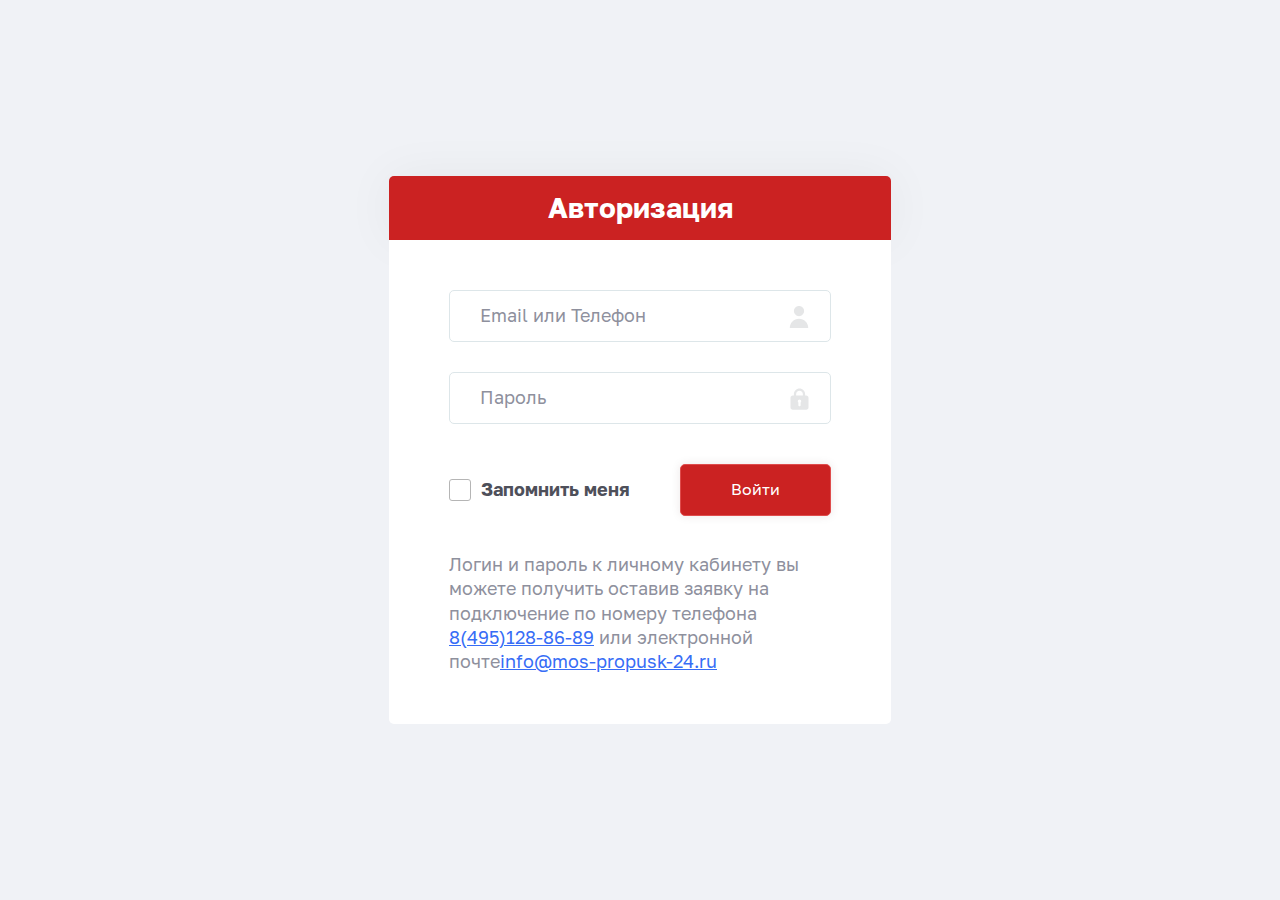
<file: fines/fines.html>
<!DOCTYPE html>
<html lang="en">
<head>
    <meta charset="UTF-8">
    <meta http-equiv="X-UA-Compatible" content="IE=edge">
    <meta name="viewport" content="width=device-width, initial-scale=1.0">
    <link rel="stylesheet" href="../css/style.css">
    <title>Document</title>
</head>
<body>
    <div class="wrapper">
        <main class="tc">
            <div class="container">
                <div class="tc-content">
                    <div class="tc-one">
                        <div class="tc-logo">
                            <div class="tc-logo-img">
                                <img src="../img/logo.png" alt="Логотип">
                            </div>
                            <div class="tc-texts">
                                <div class="tc-texts-title">mos-propusk-24.ru</div>
                                <div class="tc-texts-text">Официальное оформление пропусков на МКАД, ТТК, СК в г.Москва</div>
                            </div>
                        </div>
                        <nav class="tc-nav">
                            <ul class="tc-list">
                                <li class="tc-link-active"><a href="#" class="tc-link tc-link-one _tc-text">
                                    <svg width="25" height="29" viewBox="0 0 25 29" fill="none" xmlns="http://www.w3.org/2000/svg">
                                        <g clip-path="url(#clip0_73_1042)">
                                        <path d="M24.7162 13.5436L14.5409 3.30129C14.5279 3.2881 14.5143 3.27531 14.5006 3.26291C13.3895 2.2653 11.7105 2.26174 10.5952 3.25466C10.5813 3.26701 10.5679 3.27976 10.5547 3.29284L0.286713 13.5406C-0.0950251 13.9217 -0.0956599 14.54 0.285346 14.9217C0.666401 15.3035 1.28471 15.3041 1.6664 14.9231L2.4414 14.1496V22.5815C2.4414 24.7354 4.19374 26.4877 6.34765 26.4877H9.86328C10.4026 26.4877 10.8398 26.0505 10.8398 25.5112V17.5522H14.2578V25.5112C14.2578 26.0505 14.695 26.4877 15.2344 26.4877H18.6523C20.8062 26.4877 22.5586 24.7354 22.5586 22.5815C22.5586 22.0421 22.1214 21.6049 21.582 21.6049C21.0427 21.6049 20.6055 22.0421 20.6055 22.5815C20.6055 23.6584 19.7293 24.5346 18.6523 24.5346H16.2109V16.5756C16.2109 16.0362 15.7737 15.599 15.2344 15.599H9.86328C9.32392 15.599 8.88671 16.0362 8.88671 16.5756V24.5346H6.34765C5.2707 24.5346 4.39453 23.6584 4.39453 22.5815V12.2299C4.39453 12.2201 4.39438 12.2104 4.39409 12.2008L11.9114 4.69826C12.2773 4.38757 12.8139 4.38874 13.1784 4.70095L20.6055 12.177V17.6987C20.6055 18.238 21.0427 18.6752 21.582 18.6752C22.1214 18.6752 22.5586 18.238 22.5586 17.6987V14.143L23.3307 14.9202C23.5215 15.1123 23.7724 15.2085 24.0234 15.2085C24.2723 15.2085 24.5212 15.1139 24.7117 14.9247C25.0943 14.5446 25.0964 13.9262 24.7162 13.5436Z" fill="#3A3C48"/>
                                        </g>
                                        <defs>
                                        <clipPath id="clip0_73_1042">
                                        <rect width="25" height="29" fill="white"/>
                                        </clipPath>
                                        </defs>
                                    </svg>
                                    Главная
                                </a></li>
                                <li><a href="#" class="tc-link tc-link-two _tc-text">
                                    <svg width="24" height="28" viewBox="0 0 24 28" fill="none" xmlns="http://www.w3.org/2000/svg">
                                        <g clip-path="url(#clip0_73_965)">
                                        <mask id="mask0_73_965" style="mask-type:luminance" maskUnits="userSpaceOnUse" x="0" y="1" width="25" height="25">
                                        <path d="M0 1H25V26H0V1Z" fill="white"/>
                                        </mask>
                                        <g mask="url(#mask0_73_965)">
                                        <path d="M7.09591 5.34782H16.8185C17.1341 5.34782 17.3912 5.64979 17.3912 6.01801V7.94031C17.3912 8.3086 17.1341 8.60869 16.8185 8.60869H7.09591C6.78035 8.60869 6.52167 8.3086 6.52167 7.94031V6.01801C6.52167 5.64979 6.78035 5.34782 7.09591 5.34782Z" stroke="#3A3C48" stroke-width="1.7" stroke-miterlimit="10" stroke-linecap="round" stroke-linejoin="round"/>
                                        <path d="M17.6501 7.52174L21.3206 7.52174C22.1485 7.52174 22.826 8.27092 22.826 9.18623V23.2499C22.826 24.1653 22.1485 24.913 21.3206 24.913H2.59111C1.76449 24.913 1.08691 24.1653 1.08691 23.2499V9.18623C1.08691 8.27092 1.76449 7.52174 2.59111 7.52174L6.05487 7.52174" stroke="#3A3C48" stroke-width="1.7" stroke-miterlimit="10" stroke-linecap="round" stroke-linejoin="round"/>
                                        <path d="M13.0435 4.72705V3.22528C13.0435 2.59927 12.3093 2.08696 11.4123 2.08696C10.5153 2.08696 9.78119 2.59927 9.78119 3.22528V4.72705" stroke="#3A3C48" stroke-width="1.7" stroke-miterlimit="10" stroke-linecap="round" stroke-linejoin="round"/>
                                        <path d="M5.43475 12.9565H18.4782" stroke="#3A3C48" stroke-width="1.7" stroke-miterlimit="10" stroke-linecap="round" stroke-linejoin="round"/>
                                        <path d="M5.43475 16.2174H18.4782" stroke="#3A3C48" stroke-width="1.7" stroke-miterlimit="10" stroke-linecap="round" stroke-linejoin="round"/>
                                        <path d="M5.43475 19.4783H18.4782" stroke="#3A3C48" stroke-width="1.7" stroke-miterlimit="10" stroke-linecap="round" stroke-linejoin="round"/>
                                        </g>
                                        </g>
                                        <defs>
                                        <clipPath id="clip0_73_965">
                                        <rect width="24" height="28" fill="white"/>
                                        </clipPath>
                                        </defs>
                                    </svg>
                                    Пропуска
                                </a></li>
                                <li><a href="#" class="tc-link tc-link-two _tc-text">
                                    <svg width="25" height="29" viewBox="0 0 25 29" fill="none" xmlns="http://www.w3.org/2000/svg">
                                        <path d="M18.354 7.95703H9.81445" stroke="#3A3C48" stroke-width="1.7" stroke-miterlimit="10" stroke-linecap="round" stroke-linejoin="round"/>
                                        <path d="M18.354 11.8633H9.81445" stroke="#3A3C48" stroke-width="1.7" stroke-miterlimit="10" stroke-linecap="round" stroke-linejoin="round"/>
                                        <path d="M12.3969 15.7695H9.81445" stroke="#3A3C48" stroke-width="1.7" stroke-miterlimit="10" stroke-linecap="round" stroke-linejoin="round"/>
                                        <mask id="mask0_73_1047" style="mask-type:luminance" maskUnits="userSpaceOnUse" x="0" y="2" width="25" height="25">
                                        <path d="M0 2H25V27H0V2Z" fill="white"/>
                                        </mask>
                                        <g mask="url(#mask0_73_1047)">
                                        <path d="M19.873 26.0234C20.9415 24.6715 23.877 25.1836 23.877 22.6847C23.877 21.6196 23.3398 20.9771 23.3398 19.8711C23.3398 18.9903 24.0234 17.6459 24.0234 17.6459L23.1194 16.7447H16.6267L15.7227 17.6459C15.7227 17.6459 16.4062 18.9978 16.4062 19.8785C16.4062 20.9846 15.8691 21.638 15.8691 22.7031C15.8691 25.2021 18.8046 24.6715 19.873 26.0234Z" stroke="#3A3C48" stroke-width="1.7" stroke-miterlimit="10" stroke-linecap="round" stroke-linejoin="round"/>
                                        <path d="M5.66406 7.56641H0.976562V5.44253C0.976562 4.08067 2.08066 2.97661 3.44253 2.97676H3.44258C4.80435 2.97686 5.9082 4.08081 5.9082 5.44253V23.0938C5.9082 24.7118 7.21987 26.0234 8.83789 26.0234H13.0859" stroke="#3A3C48" stroke-width="1.7" stroke-miterlimit="10" stroke-linecap="round" stroke-linejoin="round"/>
                                        <path d="M3.95526 2.97656L19.1895 2.97671C20.8075 2.97671 22.1192 4.28838 22.1192 5.9064V12.8398" stroke="#3A3C48" stroke-width="1.7" stroke-miterlimit="10" stroke-linecap="round" stroke-linejoin="round"/>
                                        </g>
                                    </svg>
                                    Штрафы
                                    <span>15</span>
                                </a></li>
                                <li><a href="#" class="tc-link tc-link-one _tc-text">
                                    <svg width="23" height="29" viewBox="0 0 23 29" fill="none" xmlns="http://www.w3.org/2000/svg">
                                        <g clip-path="url(#clip0_73_1075)">
                                        <path d="M19.47 3.78263H17.9797C17.571 2.68193 16.4707 1.89129 15.18 1.89129H14.0204C13.6118 0.790477 12.5107 0 11.22 0C9.92926 0 8.82818 0.790477 8.41962 1.89129H7.26001C5.96936 1.89129 4.86898 2.68193 4.46031 3.78257H2.97C1.33234 3.78263 0 5.05529 0 6.61959V26.163C0 27.7273 1.33234 29 2.97 29H19.47C21.1077 29 22.44 27.7273 22.44 26.163V6.61959C22.44 5.05529 21.1077 3.78263 19.47 3.78263ZM6.26999 4.72825C6.26999 4.20681 6.71413 3.78257 7.26001 3.78257H9.24C9.78671 3.78257 10.23 3.35919 10.23 2.8369C10.23 2.31547 10.6741 1.89123 11.22 1.89123C11.7659 1.89123 12.2101 2.31547 12.2101 2.8369C12.2101 3.35913 12.6533 3.78257 13.2001 3.78257H15.18C15.7259 3.78257 16.17 4.20681 16.17 4.72825V5.67392H6.26999V4.72825ZM20.46 26.163C20.46 26.6845 20.0158 27.1087 19.4699 27.1087H2.97C2.42412 27.1087 1.97998 26.6845 1.97998 26.163V6.61959C1.97998 6.09816 2.42412 5.67392 2.97 5.67392H4.29001V6.61959C4.29001 7.14182 4.73325 7.56526 5.28003 7.56526H17.16C17.7068 7.56526 18.1501 7.14187 18.1501 6.61959V5.67392H19.4701C20.016 5.67392 20.4601 6.09816 20.4601 6.61959V26.163H20.46Z" fill="#4E505A"/>
                                        <path d="M11.59 10.9943C11.2035 10.6251 10.5766 10.6251 10.19 10.9943L6.92996 14.1083L5.64998 12.8857C5.26342 12.5164 4.63654 12.5164 4.24992 12.8857C3.86331 13.2549 3.86331 13.8537 4.24992 14.223L6.22996 16.1143C6.61658 16.4836 7.24341 16.4836 7.63002 16.1143L11.59 12.3317C11.9767 11.9624 11.9767 11.3636 11.59 10.9943Z" fill="#4E505A"/>
                                        <path d="M11.59 18.5595C11.2035 18.1903 10.5766 18.1903 10.19 18.5595L6.93002 21.6735L5.65004 20.4509C5.26349 20.0816 4.6366 20.0816 4.24998 20.4509C3.86337 20.8201 3.86337 21.4189 4.24998 21.7882L6.23003 23.6795C6.61664 24.0488 7.24347 24.0488 7.63008 23.6795L11.5901 19.8969C11.9767 19.5276 11.9767 18.9288 11.59 18.5595Z" fill="#4E505A"/>
                                        <path d="M17.49 10.7174H14.85C14.3033 10.7174 13.86 11.1408 13.86 11.663C13.86 12.1853 14.3032 12.6087 14.85 12.6087H17.49C18.0367 12.6087 18.48 12.1853 18.48 11.663C18.48 11.1408 18.0367 10.7174 17.49 10.7174Z" fill="#4E505A"/>
                                        <path d="M17.49 14.5H12.87C12.3233 14.5 11.88 14.9234 11.88 15.4457C11.88 15.9679 12.3232 16.3913 12.87 16.3913H17.49C18.0367 16.3913 18.48 15.968 18.48 15.4457C18.48 14.9234 18.0367 14.5 17.49 14.5Z" fill="#4E505A"/>
                                        <path d="M17.49 18.2826H14.85C14.3033 18.2826 13.86 18.706 13.86 19.2283C13.86 19.7506 14.3032 20.174 14.85 20.174H17.49C18.0367 20.174 18.48 19.7506 18.48 19.2283C18.48 18.706 18.0367 18.2826 17.49 18.2826Z" fill="#4E505A"/>
                                        <path d="M17.49 22.0652H12.87C12.3233 22.0652 11.88 22.4886 11.88 23.0109C11.88 23.5332 12.3232 23.9566 12.87 23.9566H17.49C18.0367 23.9566 18.48 23.5332 18.48 23.0109C18.48 22.4886 18.0367 22.0652 17.49 22.0652Z" fill="#4E505A"/>
                                        </g>
                                        <defs>
                                        <clipPath id="clip0_73_1075">
                                        <rect width="23" height="29" fill="white"/>
                                        </clipPath>
                                        </defs>
                                    </svg>
                                    Диагностические карты
                                </a></li>
                                <li><a href="#" class="tc-link tc-link-one _tc-text">
                                    <svg width="26" height="28" viewBox="0 0 26 28" fill="none" xmlns="http://www.w3.org/2000/svg">
                                        <path d="M20.5098 5.2917C17.7412 5.2917 15.0798 4.28487 13.0156 2.45675L12.5 2L11.9844 2.45675C9.9203 4.28492 7.25875 5.29175 4.4902 5.29175H2V10.6979C2 13.8285 2.89786 16.8786 4.59655 19.5183C6.29524 22.1579 8.7072 24.2513 11.5717 25.572L12.5 26L13.4283 25.572C16.2928 24.2513 18.7048 22.158 20.4035 19.5183C22.1021 16.8786 23 13.8285 23 10.6979V5.2917H20.5098ZM21.5803 10.6978C21.5803 13.56 20.7594 16.3485 19.2064 18.7618C17.6534 21.1752 15.4483 23.089 12.8293 24.2965L12.5 24.4483L12.1706 24.2965C9.55169 23.089 7.3466 21.1752 5.79356 18.7618C4.24057 16.3484 3.41973 13.56 3.41973 10.6978V6.69847H4.49025C7.41912 6.69847 10.2415 5.69811 12.5 3.87013C14.7585 5.69802 17.5809 6.69847 20.5098 6.69847H21.5804V10.6978H21.5803Z" fill="#4E505A" stroke="#3A3C48" stroke-width="0.3"/>
                                        <path d="M16.7071 11.2928C16.3167 10.9024 15.6834 10.9024 15.2929 11.2928L12 14.5858L10.7071 13.2929C10.3166 12.9024 9.68341 12.9024 9.29289 13.2929C8.90237 13.6834 8.90237 14.3166 9.29289 14.7071L11.2929 16.7071C11.6834 17.0976 12.3166 17.0976 12.7071 16.7071L16.7071 12.7071C17.0976 12.3166 17.0976 11.6834 16.7071 11.2928Z" fill="#4E505A"/>
                                    </svg>
                                    Страховка
                                </a></li>
                                <li><a href="#" class="tc-link tc-link-two _tc-text">
                                    <svg width="25" height="28" viewBox="0 0 25 28" fill="none" xmlns="http://www.w3.org/2000/svg">
                                        <mask id="mask0_73_997" style="mask-type:luminance" maskUnits="userSpaceOnUse" x="0" y="1" width="25" height="25">
                                        <path d="M0 1H25V26H0V1Z" fill="white"/>
                                        </mask>
                                        <g mask="url(#mask0_73_997)">
                                        <path d="M13.3165 5.32821L17.6966 9.70833C18.0629 10.0746 18.2686 10.5714 18.2686 11.0894V23.3144C18.2686 24.3931 17.3942 25.2676 16.3155 25.2676H2.68555C1.60688 25.2676 0.732422 24.3931 0.732422 23.3144V6.70926C0.732422 5.6306 1.60688 4.75614 2.68555 4.75614H11.9354C12.4534 4.75614 12.9502 4.96195 13.3165 5.32821Z" stroke="#3A3C48" stroke-width="1.7" stroke-miterlimit="10" stroke-linecap="round" stroke-linejoin="round"/>
                                        <path d="M15.6792 3.54769L19.4771 7.34564L17.4055 9.41722L13.6075 5.61928L15.6792 3.54769Z" stroke="#3A3C48" stroke-width="1.7" stroke-miterlimit="10" stroke-linecap="round" stroke-linejoin="round"/>
                                        <path d="M5.10596 7.68588H11.5309L14.4186 10.5736H5.10596C4.30854 10.5736 3.66211 9.92719 3.66211 9.12973C3.66211 8.33231 4.30854 7.68588 5.10596 7.68588Z" stroke="#3A3C48" stroke-width="1.7" stroke-miterlimit="10" stroke-linecap="round" stroke-linejoin="round"/>
                                        <path d="M5.10596 7.68588H11.5309L14.4186 10.5736H5.10596C4.30854 10.5736 3.66211 9.92719 3.66211 9.12973C3.66211 8.33231 4.30854 7.68588 5.10596 7.68588Z" stroke="#3A3C48" stroke-width="1.7" stroke-miterlimit="10" stroke-linecap="round" stroke-linejoin="round"/>
                                        <path d="M22.7051 1.73242V4.03091H21.0658L18.6141 6.48262L16.5425 4.41099L19.221 1.73242H22.7051Z" stroke="#3A3C48" stroke-width="1.7" stroke-miterlimit="10" stroke-linecap="round" stroke-linejoin="round"/>
                                        <path d="M24.2676 11.9863C24.2676 12.7953 23.6117 13.4512 22.8027 13.4512C21.9937 13.4512 21.3379 12.7953 21.3379 11.9863C21.3379 11.1773 22.8027 9.34961 22.8027 9.34961C22.8027 9.34961 24.2676 11.1773 24.2676 11.9863Z" stroke="#3A3C48" stroke-width="1.7" stroke-miterlimit="10" stroke-linecap="round" stroke-linejoin="round"/>
                                        <path d="M7.08527 15.5053H11.9158V20.3359H7.08527V15.5053Z" stroke="#3A3C48" stroke-width="1.7" stroke-miterlimit="10" stroke-linecap="round" stroke-linejoin="round"/>
                                        <path d="M11.9158 15.5053L13.3807 14.0405" stroke="#3A3C48" stroke-width="1.7" stroke-miterlimit="10" stroke-linecap="round" stroke-linejoin="round"/>
                                        <path d="M7.08527 15.5053L5.62042 14.0405" stroke="#3A3C48" stroke-width="1.7" stroke-miterlimit="10" stroke-linecap="round" stroke-linejoin="round"/>
                                        <path d="M11.9158 20.3359L13.3807 21.8008" stroke="#3A3C48" stroke-width="1.7" stroke-miterlimit="10" stroke-linecap="round" stroke-linejoin="round"/>
                                        <path d="M7.08527 20.3359L5.62042 21.8008" stroke="#3A3C48" stroke-width="1.7" stroke-miterlimit="10" stroke-linecap="round" stroke-linejoin="round"/>
                                        </g>
                                    </svg>
                                    Топливо
                                </a></li>
                                <li><a href="#" class="tc-link tc-link-one _tc-text">
                                    <svg width="24" height="28" viewBox="0 0 24 28" fill="none" xmlns="http://www.w3.org/2000/svg">
                                        <g clip-path="url(#clip0_73_1027)">
                                        <path d="M21.7969 3H2.20312C0.988312 3 0 3.95914 0 5.13809V19.6953C0 20.8742 0.988312 21.8334 2.20312 21.8334H8.805L8.10188 24.1079H6.375C5.98669 24.1079 5.67188 24.4134 5.67188 24.7903C5.67188 25.1671 5.98669 25.4727 6.375 25.4727H17.625C18.0133 25.4727 18.3281 25.1671 18.3281 24.7903C18.3281 24.4134 18.0133 24.1079 17.625 24.1079H15.8981L15.195 21.8334H21.7969C23.0117 21.8334 24 20.8742 24 19.6953V5.13809C24 3.95914 23.0117 3 21.7969 3ZM2.20312 4.36474H21.7969C22.2363 4.36474 22.5938 4.71165 22.5938 5.13809V17.5572H1.40625V5.13809C1.40625 4.71165 1.76372 4.36474 2.20312 4.36474ZM14.43 24.1079H9.57005L10.2732 21.8334H13.7269L14.43 24.1079ZM21.7969 20.4686H2.20312C1.76372 20.4686 1.40625 20.1217 1.40625 19.6953V18.9219H22.5938V19.6953C22.5938 20.1217 22.2363 20.4686 21.7969 20.4686Z" fill="#3A3C48" stroke="#3A3C48" stroke-width="0.2"/>
                                        <path d="M3.70312 12.2762H6.70312C6.94556 12.2762 7.17089 12.1549 7.29938 11.9554L8.5972 9.94023L11.7431 14.5198C12.0325 14.941 12.6794 14.9201 12.9386 14.4798L15.3429 10.3965L16.9752 13.0366C17.1023 13.2422 17.3311 13.368 17.5781 13.368H20.9531C21.3414 13.368 21.6562 13.0624 21.6562 12.6856C21.6562 12.3087 21.3414 12.0032 20.9531 12.0032H17.9762L15.931 8.69523C15.6537 8.24664 14.983 8.25715 14.7176 8.70774L12.2821 12.8441L9.16317 8.30382C8.87742 7.88785 8.25005 7.90432 7.98187 8.32066L6.31341 10.9114H3.70312C3.31481 10.9114 3 11.2169 3 11.5938C3 11.9706 3.31481 12.2762 3.70312 12.2762Z" fill="#3A3C48" stroke="#3A3C48" stroke-width="0.2"/>
                                        </g>
                                        <defs>
                                        <clipPath id="clip0_73_1027">
                                        <rect width="24" height="28" fill="white"/>
                                        </clipPath>
                                        </defs>
                                    </svg>
                                    Мониторинг транспорта
                                </a></li>
                                <li><a href="#" class="tc-link tc-link-one _tc-text">
                                    <svg width="27" height="28" viewBox="0 0 27 28" fill="none" xmlns="http://www.w3.org/2000/svg">
                                        <path d="M12.2916 19.8438H5.04165C3.13611 19.8438 2.3229 19.0305 2.3229 17.125V10.7813H22.2604V11.0833C22.2604 11.3237 22.3559 11.5542 22.5258 11.7242C22.6958 11.8941 22.9263 11.9896 23.1667 11.9896C23.407 11.9896 23.6375 11.8941 23.8075 11.7242C23.9774 11.5542 24.0729 11.3237 24.0729 11.0833V7.45834C24.1439 6.84612 24.0755 6.22579 23.8728 5.64374C23.6702 5.06169 23.3386 4.53299 22.9028 4.09719C22.467 3.66139 21.9383 3.32977 21.3562 3.12715C20.7742 2.92452 20.1539 2.85613 19.5417 2.92709H5.04165C4.42944 2.85613 3.8091 2.92452 3.22705 3.12715C2.645 3.32977 2.1163 3.66139 1.6805 4.09719C1.2447 4.53299 0.913088 5.06169 0.710461 5.64374C0.507834 6.22579 0.439441 6.84612 0.5104 7.45834V17.125C0.439441 17.7372 0.507834 18.3576 0.710461 18.9396C0.913088 19.5217 1.2447 20.0504 1.6805 20.4862C2.1163 20.9219 2.645 21.2536 3.22705 21.4562C3.8091 21.6588 4.42944 21.7272 5.04165 21.6563H12.2916C12.532 21.6563 12.7625 21.5608 12.9325 21.3908C13.1024 21.2209 13.1979 20.9904 13.1979 20.75C13.1979 20.5097 13.1024 20.2791 12.9325 20.1092C12.7625 19.9392 12.532 19.8438 12.2916 19.8438ZM5.04165 4.73959H19.5417C21.4472 4.73959 22.2604 5.5528 22.2604 7.45834V8.96875H2.3229V7.45834C2.3229 5.5528 3.13611 4.73959 5.04165 4.73959ZM9.87498 15.0104C10.1153 15.0104 10.3458 15.1059 10.5158 15.2759C10.6858 15.4458 10.7812 15.6763 10.7812 15.9167C10.7812 16.157 10.6858 16.3875 10.5158 16.5575C10.3458 16.7274 10.1153 16.8229 9.87498 16.8229H6.24998C6.00963 16.8229 5.77912 16.7274 5.60917 16.5575C5.43921 16.3875 5.34373 16.157 5.34373 15.9167C5.34373 15.6763 5.43921 15.4458 5.60917 15.2759C5.77912 15.1059 6.00963 15.0104 6.24998 15.0104H9.87498ZM20.75 13.8021C19.6148 13.8021 18.5051 14.1387 17.5612 14.7694C16.6174 15.4001 15.8817 16.2965 15.4473 17.3452C15.0129 18.394 14.8992 19.548 15.1207 20.6614C15.3421 21.7748 15.8888 22.7975 16.6915 23.6002C17.4942 24.4029 18.5169 24.9495 19.6302 25.171C20.7436 25.3924 21.8977 25.2788 22.9464 24.8444C23.9952 24.4099 24.8916 23.6743 25.5223 22.7304C26.1529 21.7865 26.4896 20.6769 26.4896 19.5417C26.4876 18.02 25.8823 16.5613 24.8064 15.4853C23.7304 14.4093 22.2716 13.804 20.75 13.8021ZM20.75 23.4688C19.9733 23.4688 19.214 23.2384 18.5682 22.8069C17.9224 22.3754 17.4191 21.7621 17.1218 21.0445C16.8246 20.3269 16.7468 19.5373 16.8984 18.7755C17.0499 18.0138 17.4239 17.314 17.9731 16.7648C18.5223 16.2156 19.2221 15.8416 19.9838 15.69C20.7456 15.5385 21.5352 15.6163 22.2528 15.9135C22.9704 16.2108 23.5837 16.7141 24.0152 17.3599C24.4467 18.0057 24.6771 18.765 24.6771 19.5417C24.6758 20.5828 24.2616 21.5809 23.5254 22.3171C22.7892 23.0533 21.7911 23.4675 20.75 23.4688ZM22.9008 17.8935C22.985 17.9777 23.0518 18.0776 23.0974 18.1876C23.143 18.2976 23.1665 18.4155 23.1665 18.5345C23.1665 18.6536 23.143 18.7715 23.0974 18.8815C23.0518 18.9915 22.985 19.0914 22.9008 19.1755L20.8877 21.1898C20.7174 21.3593 20.487 21.4545 20.2467 21.4545C20.0065 21.4545 19.776 21.3593 19.6057 21.1898L18.5991 20.1821C18.4391 20.0103 18.3519 19.7831 18.3561 19.5483C18.3602 19.3135 18.4553 19.0895 18.6214 18.9235C18.7874 18.7574 19.0114 18.6623 19.2462 18.6582C19.481 18.654 19.7082 18.7412 19.88 18.9013L20.2425 19.2638L21.6164 17.8899C21.7007 17.8054 21.801 17.7384 21.9113 17.6929C22.0217 17.6473 22.1399 17.624 22.2593 17.6243C22.3787 17.6247 22.4969 17.6486 22.607 17.6948C22.7171 17.741 22.8169 17.8085 22.9008 17.8935Z" fill="#3A3C48"/>
                                    </svg>
                                    Оплата ЦКАД
                                </a></li>
                                <li><a href="#" class="tc-link tc-link-one _tc-text">
                                    <svg width="24" height="28" viewBox="0 0 24 28" fill="none" xmlns="http://www.w3.org/2000/svg">
                                        <g clip-path="url(#clip0_73_1099)">
                                        <path d="M20.4835 5.51674C15.795 0.828269 8.20592 0.827565 3.51679 5.51674C-1.17173 10.2052 -1.17248 17.7943 3.51679 22.4834C8.20526 27.1719 15.7943 27.1726 20.4835 22.4834C25.1719 17.795 25.1727 10.2059 20.4835 5.51674ZM12.0001 24.0265C6.4715 24.0265 1.97364 19.5286 1.97364 14.0001C1.97364 8.47149 6.4715 3.97369 12.0001 3.97369C17.5287 3.97369 22.0265 8.47154 22.0265 14.0001C22.0265 19.5287 17.5287 24.0265 12.0001 24.0265Z" fill="#3A3C48"/>
                                        <path d="M13.5016 8.00916H9.99781C9.45357 8.00916 9.01238 8.45035 9.01238 8.99459V13.0146H7.99569C7.45145 13.0146 7.01025 13.4558 7.01025 14C7.01025 14.5442 7.45145 14.9854 7.99569 14.9854H9.01238V16.0178H7.99569C7.45145 16.0178 7.01025 16.459 7.01025 17.0032C7.01025 17.5475 7.45145 17.9887 7.99569 17.9887H9.01238V19.0054C9.01238 19.5496 9.45357 19.9908 9.99781 19.9908C10.5421 19.9908 10.9832 19.5496 10.9832 19.0054V17.9887H13.001C13.5453 17.9887 13.9865 17.5475 13.9865 17.0032C13.9865 16.459 13.5453 16.0178 13.001 16.0178H10.9832V14.9854H13.5016C15.4249 14.9854 16.9897 13.4207 16.9897 11.4973C16.9897 9.57393 15.425 8.00916 13.5016 8.00916ZM13.5016 13.0145H10.9832V9.97998H13.5016C14.3382 9.97998 15.0188 10.6606 15.0188 11.4972C15.0188 12.3339 14.3382 13.0145 13.5016 13.0145Z" fill="#3A3C48"/>
                                        </g>
                                        <defs>
                                        <clipPath id="clip0_73_1099">
                                        <rect width="24" height="28" fill="white"/>
                                        </clipPath>
                                        </defs>
                                    </svg>
                                    Баланс
                                </a></li>
                            </ul>
                        </nav>
                        <a href="#" class="tc-link tc-link-one _tc-text">
                            <svg width="27" height="24" viewBox="0 0 27 24" fill="none" xmlns="http://www.w3.org/2000/svg">
                                <path d="M23.7666 3.5759H18.4038C18.3957 2.15405 17.3973 1.00006 16.1708 1.00006H3.2334C2.00191 1.00006 1 2.1634 1 3.59322V12.6226C1 14.0525 2.00191 15.2158 3.2334 15.2158H4.61387V18.4918C4.61387 18.8382 4.83868 19.144 5.16759 19.2449C5.24278 19.268 5.31934 19.2791 5.39508 19.2791C5.65055 19.2791 5.89601 19.1524 6.04381 18.9305L8.51798 15.2158H8.59616C8.60426 16.6377 8.59616 18.7494 10.8292 18.9367H18.482L20.9561 22.6514C21.1039 22.8734 21.3494 23.0001 21.6049 23.0001C21.6806 23.0001 21.7572 22.9889 21.8324 22.9659C22.1613 22.8649 22.3861 22.5592 22.3861 22.2127V18.9367H23.7666C24.9981 18.9367 26 16.6283 26 15.1985V6.16902C26 4.73914 24.9981 3.5759 23.7666 3.5759ZM6.17638 14.4285C6.17638 13.9937 5.82657 13.6413 5.39513 13.6413H3.2334C2.91607 13.6413 2.5625 13.2229 2.5625 12.6226V3.59322C2.5625 2.99293 2.91607 2.5746 3.2334 2.5746H16.1708C16.4882 2.5746 16.8417 2.99293 16.8417 3.59322V12.6226C16.8417 13.2229 16.4882 13.6413 16.1708 13.6413H8.10148C7.83121 13.6413 7.59308 13.7796 7.4528 13.9898L6.17643 15.9061L6.17638 14.4285ZM24.4375 15.1985C24.4375 15.7987 24.084 17.3622 23.7666 17.3622H21.6049C21.1734 17.3622 20.8236 17.7146 20.8236 18.1495V19.6271L19.5473 17.7107C19.3967 17.4846 19.15 17.3624 18.8986 17.3622C18.8986 17.3622 11.4995 17.3622 10.8292 17.3622C10.159 17.3622 10.1658 15.8066 10.159 15.2158H16.1708C17.4023 15.2158 18.4042 14.0525 18.4042 12.6226V5.15044H23.7666C24.084 5.15044 24.4375 5.56878 24.4375 6.16902V15.1985ZM14.1135 10.9121H5.23209C4.80064 10.9121 4.45084 10.5597 4.45084 10.1248C4.45084 9.69003 4.80064 9.33758 5.23209 9.33758H14.1135C14.5449 9.33758 14.8948 9.69003 14.8948 10.1248C14.8948 10.5597 14.5449 10.9121 14.1135 10.9121ZM4.50943 6.09108C4.50943 5.65626 4.85924 5.30381 5.29068 5.30381H14.1721C14.6035 5.30381 14.9533 5.65626 14.9533 6.09108C14.9533 6.5259 14.6035 6.87835 14.1721 6.87835H5.29068C4.85924 6.87835 4.50943 6.5259 4.50943 6.09108Z" fill="#3A3C48" stroke="#4E505A" stroke-width="0.3"/>
                            </svg>
                            Служба поддержки
                        </a>
                    </div>
                    <div class="tc-two">
                        <div class="tc-top tc-style">
                            <div class="tc-top-money _tc-text">
                                Баланс:
                                <span class="tc-top-total">54 400</span>
                                <p>₽</p>
                                <div class="tc-top-question">
                                    <svg width="15" height="15" viewBox="0 0 15 15" fill="none" xmlns="http://www.w3.org/2000/svg">
                                        <g clip-path="url(#clip0_73_835)">
                                        <path d="M7.45365 4.5388C8.1475 4.5388 8.56433 4.9089 8.56433 5.53322C8.56433 6.66708 6.54036 6.97961 6.54036 8.35572C6.54036 8.72582 6.78261 9.13031 7.28019 9.13031C8.04357 9.13031 7.95123 8.56357 8.229 8.15833C8.59872 7.61514 10.3225 7.0368 10.3225 5.53284C10.3225 3.90252 8.86565 3.21951 7.38486 3.21951C5.97436 3.21951 4.67825 4.22589 4.67825 5.35975C4.67825 5.82219 5.02555 6.06519 5.43042 6.06519C6.55157 6.06557 5.97361 4.5388 7.45365 4.5388Z" fill="#8E909D"/>
                                        <path d="M8.27497 10.8313C8.27497 10.3105 7.84692 9.88287 7.32653 9.88287C6.80615 9.88287 6.3781 10.3113 6.3781 10.8313C6.3781 11.3521 6.80615 11.7797 7.32653 11.7797C7.84692 11.7797 8.27497 11.3521 8.27497 10.8313Z" fill="#8E909D"/>
                                        <path d="M15 7.5C15 3.36457 11.6354 0 7.5 0C3.36457 0 0 3.36457 0 7.5C0 11.6354 3.36457 15 7.5 15C11.6354 15 15 11.6358 15 7.5ZM0.747682 7.5C0.747682 3.77692 3.77692 0.747682 7.5 0.747682C11.2231 0.747682 14.2523 3.77692 14.2523 7.5C14.2523 11.2231 11.2231 14.2523 7.5 14.2523C3.77692 14.2523 0.747682 11.2231 0.747682 7.5Z" fill="#8E909D"/>
                                        </g>
                                        <defs>
                                        <clipPath id="clip0_73_835">
                                        <rect width="15" height="15" fill="white"/>
                                        </clipPath>
                                        </defs>
                                    </svg>
                                    <div class="tc-top-question-block">
                                        <div class="tc-top-question-item">
                                            Основ. <span class="_tc-text">52 000 ₽</span>
                                        </div>
                                        <div class="tc-top-question-item">
                                            Основ. <span class="_tc-text">2 000 ₽</span>
                                        </div>
                                        <div class="tc-top-question-item">
                                            Основ. <span class="_tc-text">400 ₽</span>
                                        </div>
                                    </div>
                                </div>
                            </div>
                            <div class="tc-top-menu">
                                <a href="#" class="tc-top-notice">
                                    <svg width="26" height="26" viewBox="0 0 26 26" fill="none" xmlns="http://www.w3.org/2000/svg">
                                        <path d="M25.1973 17.55L22.3806 7.39808C21.7791 5.22645 20.4686 3.3184 18.6575 1.9776C16.8464 0.636812 14.6389 -0.0596725 12.3863 -0.000999514C10.1336 0.0576735 7.96537 0.868132 6.22655 2.30139C4.48772 3.73464 3.27826 5.70833 2.79067 7.90833L0.612083 17.7125C0.506667 18.1875 0.509238 18.6801 0.619607 19.1539C0.729977 19.6278 0.945327 20.0708 1.24977 20.4503C1.55421 20.8298 1.93998 21.1361 2.37861 21.3467C2.81725 21.5572 3.29755 21.6665 3.78408 21.6667H7.69167C7.94031 22.8911 8.60462 23.992 9.57205 24.7827C10.5395 25.5735 11.7505 26.0054 13 26.0054C14.2495 26.0054 15.4605 25.5735 16.4279 24.7827C17.3954 23.992 18.0597 22.8911 18.3083 21.6667H22.0675C22.5681 21.6664 23.0619 21.5506 23.5104 21.3281C23.9588 21.1056 24.3498 20.7825 24.6529 20.384C24.9559 19.9856 25.1628 19.5225 25.2575 19.0309C25.3521 18.5393 25.3307 18.0325 25.1973 17.55ZM13 23.8333C12.3302 23.8306 11.6777 23.6209 11.1316 23.2331C10.5855 22.8452 10.1726 22.2981 9.94933 21.6667H16.0507C15.8274 22.2981 15.4145 22.8452 14.8684 23.2331C14.3223 23.6209 13.6698 23.8306 13 23.8333ZM22.9288 19.0721C22.8277 19.2061 22.6967 19.3145 22.5462 19.3889C22.3957 19.4632 22.2299 19.5012 22.0621 19.5H3.78408C3.62187 19.5 3.46173 19.4635 3.31548 19.3933C3.16924 19.3231 3.04063 19.221 2.93914 19.0944C2.83765 18.9679 2.76588 18.8202 2.72912 18.6622C2.69236 18.5042 2.69155 18.3399 2.72675 18.1816L4.90533 8.37741C5.28922 6.6508 6.23925 5.10206 7.60441 3.9774C8.96957 2.85273 10.6715 2.21668 12.4397 2.17036C14.2078 2.12404 15.9407 2.6701 17.3629 3.72175C18.7851 4.7734 19.8149 6.27027 20.2887 7.97441L23.1053 18.1263C23.1513 18.2869 23.1593 18.4559 23.1287 18.62C23.098 18.7842 23.0296 18.939 22.9288 19.0721Z" fill="#4E505A"/>
                                    </svg>
                                    <span class="tc-top-notice">11</span> 
                                </a>
                                <div class="tc-top-user">
                                    <div class="tc-top-user-img">
                                        <svg width="26" height="26" viewBox="0 0 26 26" fill="none" xmlns="http://www.w3.org/2000/svg">
                                            <g clip-path="url(#clip0_73_1108)">
                                            <path d="M13 13C14.2856 13 15.5423 12.6188 16.6112 11.9046C17.6801 11.1903 18.5132 10.1752 19.0052 8.98745C19.4972 7.79973 19.6259 6.49279 19.3751 5.23192C19.1243 3.97104 18.5052 2.81285 17.5962 1.90381C16.6872 0.994768 15.529 0.375703 14.2681 0.124899C13.0072 -0.125905 11.7003 0.00281636 10.5126 0.494786C9.32484 0.986756 8.30968 1.81988 7.59545 2.8888C6.88122 3.95772 6.5 5.21442 6.5 6.5C6.50172 8.22338 7.18709 9.87568 8.40571 11.0943C9.62432 12.3129 11.2766 12.9983 13 13ZM13 2.16667C13.8571 2.16667 14.6949 2.42082 15.4075 2.89697C16.1201 3.37312 16.6755 4.0499 17.0035 4.84171C17.3315 5.63352 17.4173 6.50481 17.2501 7.34539C17.0829 8.18598 16.6702 8.95811 16.0641 9.56413C15.4581 10.1702 14.686 10.5829 13.8454 10.7501C13.0048 10.9173 12.1335 10.8315 11.3417 10.5035C10.5499 10.1755 9.87312 9.62009 9.39697 8.90747C8.92081 8.19486 8.66667 7.35706 8.66667 6.5C8.66667 5.35073 9.12321 4.24853 9.93587 3.43587C10.7485 2.62322 11.8507 2.16667 13 2.16667Z" fill="#8E909D"/>
                                            <path d="M13 15.1667C10.415 15.1695 7.93673 16.1977 6.10888 18.0255C4.28102 19.8534 3.25287 22.3317 3.25 24.9167C3.25 25.204 3.36414 25.4795 3.5673 25.6827C3.77047 25.8859 4.04602 26 4.33333 26C4.62065 26 4.8962 25.8859 5.09937 25.6827C5.30253 25.4795 5.41667 25.204 5.41667 24.9167C5.41667 22.9054 6.21562 20.9766 7.63777 19.5544C9.05992 18.1323 10.9888 17.3333 13 17.3333C15.0112 17.3333 16.9401 18.1323 18.3622 19.5544C19.7844 20.9766 20.5833 22.9054 20.5833 24.9167C20.5833 25.204 20.6975 25.4795 20.9006 25.6827C21.1038 25.8859 21.3793 26 21.6667 26C21.954 26 22.2295 25.8859 22.4327 25.6827C22.6359 25.4795 22.75 25.204 22.75 24.9167C22.7471 22.3317 21.719 19.8534 19.8911 18.0255C18.0633 16.1977 15.585 15.1695 13 15.1667Z" fill="#8E909D"/>
                                            </g>
                                            <defs>
                                            <clipPath id="clip0_73_1108">
                                            <rect width="26" height="26" fill="white"/>
                                            </clipPath>
                                            </defs>
                                        </svg>
                                    </div>
                                    <div class="tc-top-user-names">
                                        <a href="#" class="tc-top-user-name _tc-text">kondrashov@ya23214</a>
                                        <div class="tc-top-user-arrow">
                                            <svg width="20" height="11" viewBox="0 0 20 11" fill="none" xmlns="http://www.w3.org/2000/svg">
                                                <path d="M18.9999 2.12251C19.0005 2.22122 18.9815 2.31906 18.9442 2.41044C18.9069 2.50182 18.8519 2.58493 18.7824 2.65501L12.6549 8.78251C12.3066 9.13174 11.8927 9.40881 11.4371 9.59786C10.9816 9.7869 10.4931 9.88422 9.99989 9.88422C9.50664 9.88422 9.01823 9.7869 8.56264 9.59786C8.10705 9.40881 7.69324 9.13174 7.34489 8.78251L1.21739 2.65501C1.14747 2.58508 1.092 2.50207 1.05415 2.4107C1.0163 2.31933 0.996826 2.22141 0.996826 2.12251C0.996826 2.02362 1.0163 1.92569 1.05415 1.83433C1.09199 1.74296 1.14747 1.65994 1.21739 1.59001C1.28732 1.52008 1.37034 1.46461 1.46171 1.42677C1.55307 1.38892 1.651 1.36944 1.74989 1.36944C1.84879 1.36944 1.94671 1.38892 2.03808 1.42677C2.12945 1.46461 2.21247 1.52008 2.28239 1.59001L8.40989 7.71751C8.83177 8.13886 9.40364 8.37553 9.99989 8.37553C10.5961 8.37553 11.168 8.13886 11.5899 7.71751L17.7174 1.59001C17.7871 1.51972 17.8701 1.46392 17.9615 1.42584C18.0529 1.38777 18.1509 1.36816 18.2499 1.36816C18.3489 1.36816 18.4469 1.38777 18.5383 1.42584C18.6297 1.46392 18.7127 1.51972 18.7824 1.59001C18.8519 1.66009 18.9069 1.7432 18.9442 1.83458C18.9815 1.92596 19.0005 2.02381 18.9999 2.12251Z" fill="#8E909D" stroke="#8E909D"/>
                                                </svg>
                                                
                                        </div>
                                    </div>
                                </div>
                            </div>
                        </div>
                        <div class="tc-body tc-style">
                            <div class="tc-body-left">
                                <div class="tc-body-btn">
                                    Сортировать
                                    <div class="tc-select">
                                        <div class="tc-select-top">
                                            <input class="tc-select-top-input" placeholder="По номеру" type="text" value="По номеру">
                                            <svg width="20" height="20" viewBox="0 0 20 20" fill="none" xmlns="http://www.w3.org/2000/svg">
                                                <line x1="4.41421" y1="8" x2="10" y2="13.5858" stroke="#CB2222" stroke-width="2" stroke-linecap="round"/>
                                                <line x1="1" y1="-1" x2="8.89949" y2="-1" transform="matrix(-0.707107 0.707107 0.707107 0.707107 17 8)" stroke="#CB2222" stroke-width="2" stroke-linecap="round"/>
                                            </svg>
                                            
                                        </div>
                                        <div class="tc-select-top-list">
                                            <div class="tc-select-top-item">По номеру</div>
                                            <div class="tc-select-top-item">По номеру 432</div>
                                            <div class="tc-select-top-item">По номеру 123</div>
                                        </div>
                                    </div>
                                </div>
                                <form action="#" class="tc-body-search">
                                    <input class="_tc-text" placeholder="поиск" type="search">
                                    <button type="button" class="tc-body-search-lupa">
                                        <svg width="20" height="20" viewBox="0 0 20 20" fill="none" xmlns="http://www.w3.org/2000/svg">
                                            <g clip-path="url(#clip0_73_1112)">
                                            <path d="M19.6343 17.871L15.7633 13.9984C18.6598 10.1278 17.87 4.64195 13.9994 1.74551C10.1287 -1.15092 4.64288 -0.361157 1.74645 3.50949C-1.14999 7.38013 -0.360226 12.866 3.51042 15.7624C6.61964 18.0891 10.8901 18.0891 13.9994 15.7624L17.8719 19.635C18.3586 20.1216 19.1476 20.1216 19.6342 19.635C20.1209 19.1483 20.1209 18.3593 19.6342 17.8727L19.6343 17.871ZM8.78716 15.015C5.34711 15.015 2.55844 12.2263 2.55844 8.78623C2.55844 5.34618 5.34711 2.55751 8.78716 2.55751C12.2272 2.55751 15.0159 5.34618 15.0159 8.78623C15.0122 12.2247 12.2257 15.0113 8.78716 15.015Z" fill="#B0B1BB"/>
                                            </g>
                                            <defs>
                                            <clipPath id="clip0_73_1112">
                                            <rect width="20" height="20" fill="white"/>
                                            </clipPath>
                                            </defs>
                                            </svg>
                                            
                                    </button>
                                </form>
                            </div>
                            <button type="button" class="tc-body-btn-red pop-up-active _tc-text"><span>
                                <svg width="12" height="12" viewBox="0 0 12 12" fill="none" xmlns="http://www.w3.org/2000/svg">
                                <path d="M4.18824 12V7.74118H0V4.25882H4.18824V0H7.81176V4.25882H12V7.74118H7.81176V12H4.18824Z" fill="white"/>
                                </svg>
                                </span> Добавить ТС</button>
                        </div>
                        <div class="tc-mini tc-style">
                            <button type="button" class="tc-body-btn-red pop-up-active _tc-text"><span>
                                <svg width="12" height="12" viewBox="0 0 12 12" fill="none" xmlns="http://www.w3.org/2000/svg">
                                <path d="M4.18824 12V7.74118H0V4.25882H4.18824V0H7.81176V4.25882H12V7.74118H7.81176V12H4.18824Z" fill="white"/>
                                </svg>
                                </span> Добавить ТС
                            </button>
                        </div>
                        <div class="tc-mini tc-style">
                            <div class="tc-body-btn">
                                Сортировать
                                <div class="tc-select">
                                    <div class="tc-select-top">
                                        <input class="tc-select-top-input" placeholder="По номеру" type="text" value="По номеру">
                                        <svg width="20" height="20" viewBox="0 0 20 20" fill="none" xmlns="http://www.w3.org/2000/svg">
                                            <line x1="4.41421" y1="8" x2="10" y2="13.5858" stroke="#CB2222" stroke-width="2" stroke-linecap="round"/>
                                            <line x1="1" y1="-1" x2="8.89949" y2="-1" transform="matrix(-0.707107 0.707107 0.707107 0.707107 17 8)" stroke="#CB2222" stroke-width="2" stroke-linecap="round"/>
                                        </svg>
                                        
                                    </div>
                                    <div class="tc-select-top-list">
                                        <div class="tc-select-top-item">По номеру</div>
                                        <div class="tc-select-top-item">По номеру 432</div>
                                        <div class="tc-select-top-item">По номеру 123</div>
                                    </div>
                                </div>
                            </div>
                        </div>
                        <div class="tc-end fines-table">
                            <table class="tc-table" >
                                <tr >
                                    <th>ГРЗ</th>
                                    <th>VIN</th>
                                    <th>Кол-во штрафов</th>
                                    <th>Общая сумма</th>
                                </tr>
                                <tr>
                                    <td>
                                        <img src="../img/fines-car.png" alt="">
                                        м722аа797
                                    </td>
                                    <td>
                                        <span>Y3M544018C0001374</span>
                                        <p>Y3M544018C0001374</p>
                                    </td>
                                    <td><span></span> 5</td>
                                    <td>
                                        <p>7500 <span>₽</span></p>
                                        <a href="#" class="fines-btn fines-btn-active">
                                            <span></span>
                                            Посмотреть штрафы
                                        </a>
                                    </td>
                                </tr>
                                <tr>
                                    <td>
                                        <img src="../img/fines-car.png" alt="">
                                        м722аа797
                                    </td>
                                    <td>
                                        <span>Y3M544018C0001374</span>
                                        <p>Y3M544018C0001374</p>
                                    </td>
                                    <td><span></span> 5</td>
                                    <td>
                                        <p>7500 <span>₽</span></p>
                                        <a href="#" class="fines-btn">
                                            <span></span>
                                            Посмотреть штрафы
                                        </a>
                                    </td>
                                </tr>
                            </table>
                            <div class="table-mini">
                                <div class="table-mini-block">
                                    <div class="table-mini-top">
                                     <div class="table-mini-top-number _table-text-style">
                                        <img src="../img/fines-car.png" alt="">
                                        <span>м722аа797</span>
                                     </div>
                                     <div class="table-mini-top-text">
                                        <span class="table-mini-top-text-item _table-text-style">
                                            <span></span>
                                            5
                                        </span>
                                        <svg width="14" height="8" viewBox="0 0 14 8" fill="none" xmlns="http://www.w3.org/2000/svg">
                                            <line x1="1.41421" y1="1" x2="7" y2="6.58579" stroke="#8E909D" stroke-width="2" stroke-linecap="round"/>
                                            <line x1="1" y1="-1" x2="8.89949" y2="-1" transform="matrix(-0.707107 0.707107 0.707107 0.707107 14 1)" stroke="#8E909D" stroke-width="2" stroke-linecap="round"/>
                                        </svg>
                                     </div>  
                                    </div>
                                    <div class="table-mini-items">
                                        <div class="table-mini-item">VIN</div>
                                        <div class="table-mini-item">Y3M544018C0001374</div>
                                        <div class="table-mini-item">Общая сумма</div>
                                        <div class="table-mini-item">7500 <span>₽</span></div>
                                        <a href="#" class="fines-btn fines-btn-active"><span></span> Посмотреть штрафы</a>
                                    </div>
                                </div>
                                <div class="table-mini-block">
                                    <div class="table-mini-top">
                                     <div class="table-mini-top-number _table-text-style">
                                        <img src="../img/fines-car.png" alt="">
                                        <span>м722аа797</span>
                                     </div>
                                     <div class="table-mini-top-text">
                                        <span class="table-mini-top-text-item _table-text-style">
                                            <span></span>
                                            5
                                        </span>
                                        <svg width="14" height="8" viewBox="0 0 14 8" fill="none" xmlns="http://www.w3.org/2000/svg">
                                            <line x1="1.41421" y1="1" x2="7" y2="6.58579" stroke="#8E909D" stroke-width="2" stroke-linecap="round"/>
                                            <line x1="1" y1="-1" x2="8.89949" y2="-1" transform="matrix(-0.707107 0.707107 0.707107 0.707107 14 1)" stroke="#8E909D" stroke-width="2" stroke-linecap="round"/>
                                        </svg>
                                     </div>  
                                    </div>
                                    <div class="table-mini-items">
                                        <div class="table-mini-item">VIN</div>
                                        <div class="table-mini-item">Y3M544018C0001374</div>
                                        <div class="table-mini-item">Общая сумма</div>
                                        <div class="table-mini-item">7500 <span>₽</span></div>
                                        <a href="#" class="fines-btn fines-btn-active"><span></span> Посмотреть штрафы</a>
                                    </div>
                                </div>
                            </div>
                            <div class="tc-end-control">
                                <button type="button" class="tc-end-control-btn">
                                    <svg width="6" height="10" viewBox="0 0 6 10" fill="none" xmlns="http://www.w3.org/2000/svg">
                                        <line x1="1.06066" y1="5" x2="5" y2="8.93934" stroke="#8E909D" stroke-width="1.5" stroke-linecap="round"/>
                                        <line x1="0.75" y1="-0.75" x2="6.32107" y2="-0.75" transform="matrix(0.707107 -0.707107 -0.707107 -0.707107 0 5)" stroke="#8E909D" stroke-width="1.5" stroke-linecap="round"/>
                                    </svg>
                                </button>
                                <div class="tc-end-control-list">
                                    <a href="#" class="tc-end-control-link tc-end-control-link-active">1</a>
                                    <a href="#" class="tc-end-control-link">2</a>
                                    <a href="#" class="tc-end-control-link">3</a>
                                </div>
                                <button type="button" class="tc-end-control-btn">
                                    <svg width="6" height="10" viewBox="0 0 6 10" fill="none" xmlns="http://www.w3.org/2000/svg">
                                        <line x1="0.75" y1="-0.75" x2="6.32107" y2="-0.75" transform="matrix(-0.707107 0.707107 0.707107 0.707107 6 5)" stroke="#8E909D" stroke-width="1.5" stroke-linecap="round"/>
                                        <line x1="4.93934" y1="5" x2="1" y2="1.06066" stroke="#8E909D" stroke-width="1.5" stroke-linecap="round"/>
                                    </svg>
                                </button>
                            </div>
                        </div>
                    </div>
                </div>
            </div>
            <div class="pop-up">
                <div class="pop-up-content">
                    <div class="pop-up-top">
                        <div class="pop-up-title">Добавление ТС</div>
                    </div>
                    <form action="#" class="pop-up-form">
                        <div class="pop-up-inputs">
                            <div class="pop-up-block">
                                <div class="pop-up-label _tc-text">Гос. номер</div>
                                <div class="pop-up-input">
                                    <input class="pop-up-input-text _tc-text" placeholder="A000AA777" type="text">
                                    <div class="pop-up-close pop-up-close-text">
                                        <svg width="14" height="14" viewBox="0 0 14 14" fill="none" xmlns="http://www.w3.org/2000/svg">
                                            <path d="M8.06118 7.00013L12.78 2.28108C13.0732 1.98814 13.0732 1.51283 12.78 1.21989C12.4869 0.926703 12.0121 0.926703 11.7189 1.21989L7.00004 5.93894L2.28094 1.21989C1.98776 0.926703 1.51297 0.926703 1.2198 1.21989C0.926618 1.51283 0.926618 1.98814 1.2198 2.28108L5.9389 7.00013L1.2198 11.7192C0.926618 12.0121 0.926618 12.4874 1.2198 12.7804C1.36638 12.9267 1.5585 13 1.75037 13C1.94223 13 2.13435 12.9267 2.28094 12.7801L7.00004 8.06106L11.7189 12.7801C11.8655 12.9267 12.0576 13 12.2495 13C12.4413 13 12.6334 12.9267 12.78 12.7801C13.0732 12.4872 13.0732 12.0119 12.78 11.7189L8.06118 7.00013Z" fill="#95979A" stroke="#95979A"/>
                                        </svg>
                                            
                                    </div>
                                </div>
                            </div>
                            <div class="pop-up-block">
                                <div class="pop-up-label _tc-text">Экологический класс</div>
                                <div class="pop-up-input pop-up-input-active">
                                    <input class="pop-up-input-select _tc-text" placeholder="выберите" type="text">
                                    <div class="pop-up-close">
                                        <svg width="20" height="20" viewBox="0 0 20 20" fill="none" xmlns="http://www.w3.org/2000/svg">
                                            <line x1="4.76777" y1="8" x2="10" y2="13.2322" stroke="#8E909D" stroke-width="2.5" stroke-linecap="round"/>
                                            <line x1="1.25" y1="-1.25" x2="8.64949" y2="-1.25" transform="matrix(-0.707107 0.707107 0.707107 0.707107 17 8)" stroke="#8E909D" stroke-width="2.5" stroke-linecap="round"/>
                                        </svg>
                                            
                                            
                                    </div>
                                    <div class="pop-up-list">
                                        <div class="pop-up-item _tc-text">1234</div>
                                        <div class="pop-up-item _tc-text">promf</div>
                                        <div class="pop-up-item _tc-text">filbleris</div>      
                                    </div>
                                </div>
                            </div>
                        </div>
                        <div class="pop-up-form-buttons">
                            <button type="button" class="tc-body-btn-red _tc-text pop-up-thanks-open">
                                <span>
                                <svg width="12" height="12" viewBox="0 0 12 12" fill="none" xmlns="http://www.w3.org/2000/svg">
                                <path d="M4.18824 12V7.74118H0V4.25882H4.18824V0H7.81176V4.25882H12V7.74118H7.81176V12H4.18824Z" fill="white"></path>
                                </svg>
                                </span> 
                                Добавить ТС
                            </button>
                            <button type="button" class="pop-up-form-close pop-up-active">Закрыть</button>
                        </div>
                        <div class="pop-up-thanks">
                            <svg width="83" height="83" viewBox="0 0 83 83" fill="none" xmlns="http://www.w3.org/2000/svg">
                                <path d="M41.5 81.3399C19.5324 81.3399 1.66 63.4675 1.66 41.4999C1.66 19.5323 19.5324 1.65991 41.5 1.65991C63.4676 1.65991 81.34 19.5323 81.34 41.4999C81.34 63.4675 63.4676 81.3399 41.5 81.3399ZM41.5 6.63991C22.278 6.63991 6.64 22.2779 6.64 41.4999C6.64 60.7219 22.278 76.3599 41.5 76.3599C60.722 76.3599 76.36 60.7219 76.36 41.4999C76.36 22.2779 60.722 6.63991 41.5 6.63991ZM38.2804 53.2203L58.2004 33.3003C59.1732 32.3276 59.1732 30.7522 58.2004 29.7795C57.2277 28.8067 55.6523 28.8067 54.6796 29.7795L36.52 47.939L28.3204 39.7395C27.3477 38.7667 25.7723 38.7667 24.7996 39.7395C23.8268 40.7122 23.8268 42.2876 24.7996 43.2603L34.7596 53.2203C35.2459 53.7067 35.8826 53.9499 36.52 53.9499C37.1574 53.9499 37.794 53.7067 38.2804 53.2203Z" fill="#CB2222"/>
                                </svg>
                                
                            <div class="pop-up-thanks-text">Транспортное средство успешно добавлено</div>
                            <div class="pop-up-thanks-btn tc-body-btn-red">Закрыть</div>
                        </div>
                    </form>

                </div>
            </div>
            <div class="pop-up-use">
                <div class="pop-up-content">
                    <div class="pop-up-top">
                        <div class="pop-up-title">Авторизация</div>
                    </div>
                    <form action="#" class="pop-up-form">
                        <div class="pop-up-inputs">
                            <div class="pop-up-block">
                                <div class="pop-up-input">
                                    <input class="pop-up-input-text _tc-text" placeholder="Email или Телефон" type="text">
                                    <svg width="20" height="22" viewBox="0 0 20 22" fill="none" xmlns="http://www.w3.org/2000/svg">
                                        <g clip-path="url(#clip0_337_330)">
                                        <path d="M10.0001 10.2029C12.8176 10.2029 15.1016 7.9189 15.1016 5.10145C15.1016 2.284 12.8176 0 10.0001 0C7.18268 0 4.89868 2.284 4.89868 5.10145C4.89868 7.9189 7.18268 10.2029 10.0001 10.2029Z" fill="#E5E6E7"/>
                                        <path d="M10 12.7536C4.8934 12.7536 0.753662 16.8934 0.753662 22H19.2464C19.2464 16.8934 15.1067 12.7536 10 12.7536Z" fill="#E5E6E7"/>
                                        </g>
                                        <defs>
                                        <clipPath id="clip0_337_330">
                                        <rect width="20" height="22" fill="white"/>
                                        </clipPath>
                                        </defs>
                                        </svg>
                                        
                                </div>
                            </div>
                            <div class="pop-up-block">
                                <div class="pop-up-input">
                                    <input class="pop-up-input-text _tc-text" placeholder="Пароль" type="password">
                                    <svg width="19" height="22" viewBox="0 0 19 22" fill="none" xmlns="http://www.w3.org/2000/svg">
                                        <g clip-path="url(#clip0_337_355)">
                                        <path d="M16.25 7.5625H15.125V6.15625C15.125 3.05463 12.6016 0.53125 9.5 0.53125C6.39838 0.53125 3.875 3.05463 3.875 6.15625V7.5625H2.75C1.50688 7.5625 0.5 8.56938 0.5 9.8125V19.375C0.5 20.6181 1.50688 21.625 2.75 21.625H16.25C17.4931 21.625 18.5 20.6181 18.5 19.375V9.8125C18.5 8.56938 17.4931 7.5625 16.25 7.5625ZM6.125 6.15625C6.125 4.29494 7.63869 2.78125 9.5 2.78125C11.3613 2.78125 12.875 4.29494 12.875 6.15625V7.5625H6.125V6.15625ZM10.625 14.4419V17.125C10.625 17.7437 10.1187 18.25 9.5 18.25C8.88125 18.25 8.375 17.7437 8.375 17.125V14.4419C8.02625 14.1381 7.8125 13.6881 7.8125 13.1875C7.8125 12.2537 8.56625 11.5 9.5 11.5C10.4338 11.5 11.1875 12.2537 11.1875 13.1875C11.1875 13.6881 10.9738 14.1381 10.625 14.4419Z" fill="#E5E6E7"/>
                                        </g>
                                        <defs>
                                        <clipPath id="clip0_337_355">
                                        <rect width="19" height="22" fill="white"/>
                                        </clipPath>
                                        </defs>
                                        </svg>
                                        
                                </div>
                            </div>
                        </div>
                        <div class="pop-up-form-buttons">
                            <input type="checkbox" id="checkbox-user" />
                            <label for="checkbox-user">Запомнить меня</label>
                            <button type="button" class="tc-body-btn-red _tc-text pop-up-thanks-open">
                                Войти
                            </button>
                            
                        </div>
                        <div class="pop-up-use-text">Логин и пароль к личному кабинету вы можете получить оставив заявку на подключение по номеру телефона <a href="#">8(495)128-86-89</a> или электронной почте<a href="#">info@mos-propusk-24.ru</a></div>
                    </form>

                </div>
            </div>
            <div class="navigation">
                <div class="navigation-row">
                    <a href="#" class="navigation-link">
                        <svg width="29" height="35" viewBox="0 0 29 35" fill="none" xmlns="http://www.w3.org/2000/svg">
                            <g clip-path="url(#clip0_145_899)">
                            <path d="M28.6708 16.3458L16.8675 3.98431C16.8523 3.9684 16.8366 3.95296 16.8207 3.93799C15.5318 2.73398 13.5842 2.72968 12.2904 3.92803C12.2744 3.94294 12.2587 3.95832 12.2435 3.97412L0.332587 16.3422C-0.110229 16.8021 -0.110966 17.5483 0.331001 18.009C0.773025 18.4697 1.49027 18.4704 1.93302 18.0107L2.83203 17.0771V27.2535C2.83203 29.853 4.86474 31.9679 7.36328 31.9679H11.4414C12.0671 31.9679 12.5742 31.4403 12.5742 30.7893V21.1836H16.5391V30.7893C16.5391 31.4403 17.0462 31.9679 17.6719 31.9679H21.6367C24.1352 31.9679 26.168 29.853 26.168 27.2535C26.168 26.6025 25.6608 26.0749 25.0352 26.0749C24.4095 26.0749 23.9023 26.6025 23.9023 27.2535C23.9023 28.5533 22.886 29.6107 21.6367 29.6107H18.8047V20.005C18.8047 19.3541 18.2975 18.8264 17.6719 18.8264H11.4414C10.8157 18.8264 10.3086 19.3541 10.3086 20.005V29.6107H7.36328C6.11401 29.6107 5.09765 28.5533 5.09765 27.2535V14.7602C5.09765 14.7484 5.09748 14.7367 5.09714 14.725L13.8172 5.67031C14.2417 5.29534 14.8641 5.29675 15.2869 5.67355L23.9023 14.6964V21.3604C23.9023 22.0114 24.4095 22.5391 25.0352 22.5391C25.6608 22.5391 26.168 22.0114 26.168 21.3604V17.0691L27.0636 18.0071C27.285 18.239 27.576 18.355 27.8672 18.355C28.1559 18.355 28.4446 18.2409 28.6656 18.0125C29.1094 17.5538 29.1118 16.8075 28.6708 16.3458Z" fill="#8E909D"/>
                            </g>
                            <defs>
                            <clipPath id="clip0_145_899">
                            <rect width="29" height="35" fill="white"/>
                            </clipPath>
                            </defs>
                            </svg>
                            
                    </a>
                    <a href="#" class="navigation-link">
                        <svg width="30" height="35" viewBox="0 0 30 35" fill="none" xmlns="http://www.w3.org/2000/svg">
                            <g clip-path="url(#clip0_145_903)">
                            <path d="M25.6043 6.89592C19.7437 1.03534 10.2574 1.03446 4.39596 6.89592C-1.46469 12.7564 -1.46563 22.2429 4.39596 28.1043C10.2565 33.9649 19.7429 33.9658 25.6043 28.1043C31.4649 22.2438 31.4658 12.7573 25.6043 6.89592ZM15.0001 30.0331C8.08935 30.0331 2.46703 24.4108 2.46703 17.5001C2.46703 10.5894 8.08935 4.96711 15.0001 4.96711C21.9108 4.96711 27.5331 10.5894 27.5331 17.5001C27.5331 24.4109 21.9108 30.0331 15.0001 30.0331Z" fill="#8E909D"/>
                            <path d="M16.877 10.0114H12.4973C11.817 10.0114 11.2655 10.5629 11.2655 11.2432V16.2682H9.99461C9.31431 16.2682 8.76282 16.8197 8.76282 17.5C8.76282 18.1803 9.31431 18.7318 9.99461 18.7318H11.2655V20.0222H9.99461C9.31431 20.0222 8.76282 20.5737 8.76282 21.254C8.76282 21.9343 9.31431 22.4858 9.99461 22.4858H11.2655V23.7567C11.2655 24.437 11.817 24.9885 12.4973 24.9885C13.1776 24.9885 13.7291 24.437 13.7291 23.7567V22.4858H16.2513C16.9316 22.4858 17.4831 21.9343 17.4831 21.254C17.4831 20.5737 16.9316 20.0222 16.2513 20.0222H13.7291V18.7318H16.877C19.2812 18.7318 21.2371 16.7758 21.2371 14.3716C21.2371 11.9674 19.2812 10.0114 16.877 10.0114ZM16.877 16.2681H13.7291V12.475H16.877C17.9227 12.475 18.7736 13.3257 18.7736 14.3715C18.7736 15.4173 17.9228 16.2681 16.877 16.2681Z" fill="#8E909D"/>
                            </g>
                            <defs>
                            <clipPath id="clip0_145_903">
                            <rect width="30" height="35" fill="white"/>
                            </clipPath>
                            </defs>
                            </svg>
                            
                    </a>
                    <a href="#" class="tc-top-notice">
                        <svg width="25" height="30" viewBox="0 0 25 30" fill="none" xmlns="http://www.w3.org/2000/svg">
                            <path d="M24.4333 20.25L21.6428 8.53622C21.0469 6.03049 19.7485 3.8289 17.9543 2.28183C16.16 0.734762 13.973 -0.068874 11.7413 -0.00117441C9.5096 0.0665252 7.36147 1.00167 5.6388 2.65543C3.91613 4.30918 2.7179 6.58651 2.23483 9.12497L0.0764846 20.4375C-0.0279525 20.9855 -0.0254051 21.5539 0.0839389 22.1006C0.193283 22.6474 0.406633 23.1586 0.708249 23.5965C1.00986 24.0344 1.39205 24.3878 1.82661 24.6307C2.26116 24.8737 2.737 24.9998 3.21902 25H7.09031C7.33664 26.4128 7.99479 27.6831 8.95323 28.5954C9.91168 29.5078 11.1115 30.0062 12.3493 30.0062C13.5872 30.0062 14.787 29.5078 15.7454 28.5954C16.7039 27.6831 17.362 26.4128 17.6084 25H21.3326C21.8286 24.9997 22.3178 24.866 22.7621 24.6093C23.2064 24.3526 23.5938 23.9798 23.894 23.52C24.1942 23.0603 24.3992 22.5259 24.4929 21.9587C24.5867 21.3915 24.5656 20.8067 24.4333 20.25ZM12.3493 27.5C11.6858 27.4968 11.0393 27.2549 10.4983 26.8074C9.95726 26.3599 9.54819 25.7286 9.32701 25H15.3717C15.1505 25.7286 14.7414 26.3599 14.2004 26.8074C13.6594 27.2549 13.0129 27.4968 12.3493 27.5ZM22.1859 22.0062C22.0857 22.1608 21.9559 22.286 21.8069 22.3717C21.6578 22.4575 21.4935 22.5014 21.3272 22.5H3.21902C3.05831 22.4999 2.89966 22.4579 2.75478 22.3769C2.60989 22.2959 2.48247 22.178 2.38193 22.032C2.28138 21.886 2.21028 21.7155 2.17386 21.5332C2.13744 21.3509 2.13664 21.1614 2.17151 20.9787L4.32986 9.66622C4.71017 7.67398 5.65138 5.88697 7.00386 4.58928C8.35635 3.29159 10.0425 2.55768 11.7942 2.50424C13.546 2.45079 15.2628 3.08087 16.6717 4.29431C18.0807 5.50775 19.1009 7.2349 19.5703 9.20122L22.3608 20.915C22.4064 21.1002 22.4143 21.2952 22.3839 21.4846C22.3536 21.674 22.2857 21.8526 22.1859 22.0062Z" fill="#8E909D"/>
                            </svg>
                            
                        <span class="tc-top-notice">11</span> 
                    </a>
                    <div class="menu-btn">
                        <span></span>
                        <span></span>
                        <span></span>
                    </div>
                </div>
            </div>
            <div class="menu">
                <div class="tc-one">
                    <div class="tc-logo">
                        <div class="tc-logo-img">
                            <img src="../img/logo.png" alt="Логотип">
                        </div>
                        <div class="tc-texts">
                            <div class="tc-texts-title">mos-propusk-24.ru</div>
                            <div class="tc-texts-text">Официальное оформление пропусков на МКАД, ТТК, СК в г.Москва</div>
                        </div>
                    </div>
                </div>
                <div class="menu-top">
                    <div class="tc-top-user pop-up-user-open">
                        <div class="tc-top-user-img">
                            <svg width="24" height="24" viewBox="0 0 26 26" fill="none" xmlns="http://www.w3.org/2000/svg">
                                <g clip-path="url(#clip0_73_1108)">
                                <path d="M13 13C14.2856 13 15.5423 12.6188 16.6112 11.9046C17.6801 11.1903 18.5132 10.1752 19.0052 8.98745C19.4972 7.79973 19.6259 6.49279 19.3751 5.23192C19.1243 3.97104 18.5052 2.81285 17.5962 1.90381C16.6872 0.994768 15.529 0.375703 14.2681 0.124899C13.0072 -0.125905 11.7003 0.00281636 10.5126 0.494786C9.32484 0.986756 8.30968 1.81988 7.59545 2.8888C6.88122 3.95772 6.5 5.21442 6.5 6.5C6.50172 8.22338 7.18709 9.87568 8.40571 11.0943C9.62432 12.3129 11.2766 12.9983 13 13ZM13 2.16667C13.8571 2.16667 14.6949 2.42082 15.4075 2.89697C16.1201 3.37312 16.6755 4.0499 17.0035 4.84171C17.3315 5.63352 17.4173 6.50481 17.2501 7.34539C17.0829 8.18598 16.6702 8.95811 16.0641 9.56413C15.4581 10.1702 14.686 10.5829 13.8454 10.7501C13.0048 10.9173 12.1335 10.8315 11.3417 10.5035C10.5499 10.1755 9.87312 9.62009 9.39697 8.90747C8.92081 8.19486 8.66667 7.35706 8.66667 6.5C8.66667 5.35073 9.12321 4.24853 9.93587 3.43587C10.7485 2.62322 11.8507 2.16667 13 2.16667Z" fill="#8E909D"/>
                                <path d="M13 15.1667C10.415 15.1695 7.93673 16.1977 6.10888 18.0255C4.28102 19.8534 3.25287 22.3317 3.25 24.9167C3.25 25.204 3.36414 25.4795 3.5673 25.6827C3.77047 25.8859 4.04602 26 4.33333 26C4.62065 26 4.8962 25.8859 5.09937 25.6827C5.30253 25.4795 5.41667 25.204 5.41667 24.9167C5.41667 22.9054 6.21562 20.9766 7.63777 19.5544C9.05992 18.1323 10.9888 17.3333 13 17.3333C15.0112 17.3333 16.9401 18.1323 18.3622 19.5544C19.7844 20.9766 20.5833 22.9054 20.5833 24.9167C20.5833 25.204 20.6975 25.4795 20.9006 25.6827C21.1038 25.8859 21.3793 26 21.6667 26C21.954 26 22.2295 25.8859 22.4327 25.6827C22.6359 25.4795 22.75 25.204 22.75 24.9167C22.7471 22.3317 21.719 19.8534 19.8911 18.0255C18.0633 16.1977 15.585 15.1695 13 15.1667Z" fill="#8E909D"/>
                                </g>
                                <defs>
                                <clipPath id="clip0_73_1108">
                                <rect width="26" height="26" fill="white"/>
                                </clipPath>
                                </defs>
                            </svg>
                        </div>
                        <div class="tc-top-user-names">
                            <a href="#" class="tc-top-user-name _tc-text">kondrashov@ya23214</a>
                            <div class="tc-top-user-arrow">                        
                            </div>
                        </div>
                    </div>
                    <a href="#" class="menu-top-price">
                        <span>54 400</span> ₽
                    </a>
                </div>
                
                <nav class="tc-nav">
                    <ul class="tc-list">
                        <li class="tc-link-active"><a href="#" class="tc-link tc-link-one _tc-text">
                            <svg width="25" height="29" viewBox="0 0 25 29" fill="none" xmlns="http://www.w3.org/2000/svg">
                                <g clip-path="url(#clip0_73_1042)">
                                <path d="M24.7162 13.5436L14.5409 3.30129C14.5279 3.2881 14.5143 3.27531 14.5006 3.26291C13.3895 2.2653 11.7105 2.26174 10.5952 3.25466C10.5813 3.26701 10.5679 3.27976 10.5547 3.29284L0.286713 13.5406C-0.0950251 13.9217 -0.0956599 14.54 0.285346 14.9217C0.666401 15.3035 1.28471 15.3041 1.6664 14.9231L2.4414 14.1496V22.5815C2.4414 24.7354 4.19374 26.4877 6.34765 26.4877H9.86328C10.4026 26.4877 10.8398 26.0505 10.8398 25.5112V17.5522H14.2578V25.5112C14.2578 26.0505 14.695 26.4877 15.2344 26.4877H18.6523C20.8062 26.4877 22.5586 24.7354 22.5586 22.5815C22.5586 22.0421 22.1214 21.6049 21.582 21.6049C21.0427 21.6049 20.6055 22.0421 20.6055 22.5815C20.6055 23.6584 19.7293 24.5346 18.6523 24.5346H16.2109V16.5756C16.2109 16.0362 15.7737 15.599 15.2344 15.599H9.86328C9.32392 15.599 8.88671 16.0362 8.88671 16.5756V24.5346H6.34765C5.2707 24.5346 4.39453 23.6584 4.39453 22.5815V12.2299C4.39453 12.2201 4.39438 12.2104 4.39409 12.2008L11.9114 4.69826C12.2773 4.38757 12.8139 4.38874 13.1784 4.70095L20.6055 12.177V17.6987C20.6055 18.238 21.0427 18.6752 21.582 18.6752C22.1214 18.6752 22.5586 18.238 22.5586 17.6987V14.143L23.3307 14.9202C23.5215 15.1123 23.7724 15.2085 24.0234 15.2085C24.2723 15.2085 24.5212 15.1139 24.7117 14.9247C25.0943 14.5446 25.0964 13.9262 24.7162 13.5436Z" fill="#3A3C48"/>
                                </g>
                                <defs>
                                <clipPath id="clip0_73_1042">
                                <rect width="25" height="29" fill="white"/>
                                </clipPath>
                                </defs>
                            </svg>
                            Главная
                        </a></li>
                        <li><a href="#" class="tc-link tc-link-two _tc-text">
                            <svg width="24" height="28" viewBox="0 0 24 28" fill="none" xmlns="http://www.w3.org/2000/svg">
                                <g clip-path="url(#clip0_73_965)">
                                <mask id="mask0_73_965" style="mask-type:luminance" maskUnits="userSpaceOnUse" x="0" y="1" width="25" height="25">
                                <path d="M0 1H25V26H0V1Z" fill="white"/>
                                </mask>
                                <g mask="url(#mask0_73_965)">
                                <path d="M7.09591 5.34782H16.8185C17.1341 5.34782 17.3912 5.64979 17.3912 6.01801V7.94031C17.3912 8.3086 17.1341 8.60869 16.8185 8.60869H7.09591C6.78035 8.60869 6.52167 8.3086 6.52167 7.94031V6.01801C6.52167 5.64979 6.78035 5.34782 7.09591 5.34782Z" stroke="#3A3C48" stroke-width="1.7" stroke-miterlimit="10" stroke-linecap="round" stroke-linejoin="round"/>
                                <path d="M17.6501 7.52174L21.3206 7.52174C22.1485 7.52174 22.826 8.27092 22.826 9.18623V23.2499C22.826 24.1653 22.1485 24.913 21.3206 24.913H2.59111C1.76449 24.913 1.08691 24.1653 1.08691 23.2499V9.18623C1.08691 8.27092 1.76449 7.52174 2.59111 7.52174L6.05487 7.52174" stroke="#3A3C48" stroke-width="1.7" stroke-miterlimit="10" stroke-linecap="round" stroke-linejoin="round"/>
                                <path d="M13.0435 4.72705V3.22528C13.0435 2.59927 12.3093 2.08696 11.4123 2.08696C10.5153 2.08696 9.78119 2.59927 9.78119 3.22528V4.72705" stroke="#3A3C48" stroke-width="1.7" stroke-miterlimit="10" stroke-linecap="round" stroke-linejoin="round"/>
                                <path d="M5.43475 12.9565H18.4782" stroke="#3A3C48" stroke-width="1.7" stroke-miterlimit="10" stroke-linecap="round" stroke-linejoin="round"/>
                                <path d="M5.43475 16.2174H18.4782" stroke="#3A3C48" stroke-width="1.7" stroke-miterlimit="10" stroke-linecap="round" stroke-linejoin="round"/>
                                <path d="M5.43475 19.4783H18.4782" stroke="#3A3C48" stroke-width="1.7" stroke-miterlimit="10" stroke-linecap="round" stroke-linejoin="round"/>
                                </g>
                                </g>
                                <defs>
                                <clipPath id="clip0_73_965">
                                <rect width="24" height="28" fill="white"/>
                                </clipPath>
                                </defs>
                            </svg>
                            Пропуска
                        </a></li>
                        <li><a href="#" class="tc-link tc-link-two _tc-text">
                            <svg width="25" height="29" viewBox="0 0 25 29" fill="none" xmlns="http://www.w3.org/2000/svg">
                                <path d="M18.354 7.95703H9.81445" stroke="#3A3C48" stroke-width="1.7" stroke-miterlimit="10" stroke-linecap="round" stroke-linejoin="round"/>
                                <path d="M18.354 11.8633H9.81445" stroke="#3A3C48" stroke-width="1.7" stroke-miterlimit="10" stroke-linecap="round" stroke-linejoin="round"/>
                                <path d="M12.3969 15.7695H9.81445" stroke="#3A3C48" stroke-width="1.7" stroke-miterlimit="10" stroke-linecap="round" stroke-linejoin="round"/>
                                <mask id="mask0_73_1047" style="mask-type:luminance" maskUnits="userSpaceOnUse" x="0" y="2" width="25" height="25">
                                <path d="M0 2H25V27H0V2Z" fill="white"/>
                                </mask>
                                <g mask="url(#mask0_73_1047)">
                                <path d="M19.873 26.0234C20.9415 24.6715 23.877 25.1836 23.877 22.6847C23.877 21.6196 23.3398 20.9771 23.3398 19.8711C23.3398 18.9903 24.0234 17.6459 24.0234 17.6459L23.1194 16.7447H16.6267L15.7227 17.6459C15.7227 17.6459 16.4062 18.9978 16.4062 19.8785C16.4062 20.9846 15.8691 21.638 15.8691 22.7031C15.8691 25.2021 18.8046 24.6715 19.873 26.0234Z" stroke="#3A3C48" stroke-width="1.7" stroke-miterlimit="10" stroke-linecap="round" stroke-linejoin="round"/>
                                <path d="M5.66406 7.56641H0.976562V5.44253C0.976562 4.08067 2.08066 2.97661 3.44253 2.97676H3.44258C4.80435 2.97686 5.9082 4.08081 5.9082 5.44253V23.0938C5.9082 24.7118 7.21987 26.0234 8.83789 26.0234H13.0859" stroke="#3A3C48" stroke-width="1.7" stroke-miterlimit="10" stroke-linecap="round" stroke-linejoin="round"/>
                                <path d="M3.95526 2.97656L19.1895 2.97671C20.8075 2.97671 22.1192 4.28838 22.1192 5.9064V12.8398" stroke="#3A3C48" stroke-width="1.7" stroke-miterlimit="10" stroke-linecap="round" stroke-linejoin="round"/>
                                </g>
                            </svg>
                            Штрафы
                            <span>15</span>
                        </a></li>
                        <li><a href="#" class="tc-link tc-link-one _tc-text">
                            <svg width="23" height="29" viewBox="0 0 23 29" fill="none" xmlns="http://www.w3.org/2000/svg">
                                <g clip-path="url(#clip0_73_1075)">
                                <path d="M19.47 3.78263H17.9797C17.571 2.68193 16.4707 1.89129 15.18 1.89129H14.0204C13.6118 0.790477 12.5107 0 11.22 0C9.92926 0 8.82818 0.790477 8.41962 1.89129H7.26001C5.96936 1.89129 4.86898 2.68193 4.46031 3.78257H2.97C1.33234 3.78263 0 5.05529 0 6.61959V26.163C0 27.7273 1.33234 29 2.97 29H19.47C21.1077 29 22.44 27.7273 22.44 26.163V6.61959C22.44 5.05529 21.1077 3.78263 19.47 3.78263ZM6.26999 4.72825C6.26999 4.20681 6.71413 3.78257 7.26001 3.78257H9.24C9.78671 3.78257 10.23 3.35919 10.23 2.8369C10.23 2.31547 10.6741 1.89123 11.22 1.89123C11.7659 1.89123 12.2101 2.31547 12.2101 2.8369C12.2101 3.35913 12.6533 3.78257 13.2001 3.78257H15.18C15.7259 3.78257 16.17 4.20681 16.17 4.72825V5.67392H6.26999V4.72825ZM20.46 26.163C20.46 26.6845 20.0158 27.1087 19.4699 27.1087H2.97C2.42412 27.1087 1.97998 26.6845 1.97998 26.163V6.61959C1.97998 6.09816 2.42412 5.67392 2.97 5.67392H4.29001V6.61959C4.29001 7.14182 4.73325 7.56526 5.28003 7.56526H17.16C17.7068 7.56526 18.1501 7.14187 18.1501 6.61959V5.67392H19.4701C20.016 5.67392 20.4601 6.09816 20.4601 6.61959V26.163H20.46Z" fill="#4E505A"/>
                                <path d="M11.59 10.9943C11.2035 10.6251 10.5766 10.6251 10.19 10.9943L6.92996 14.1083L5.64998 12.8857C5.26342 12.5164 4.63654 12.5164 4.24992 12.8857C3.86331 13.2549 3.86331 13.8537 4.24992 14.223L6.22996 16.1143C6.61658 16.4836 7.24341 16.4836 7.63002 16.1143L11.59 12.3317C11.9767 11.9624 11.9767 11.3636 11.59 10.9943Z" fill="#4E505A"/>
                                <path d="M11.59 18.5595C11.2035 18.1903 10.5766 18.1903 10.19 18.5595L6.93002 21.6735L5.65004 20.4509C5.26349 20.0816 4.6366 20.0816 4.24998 20.4509C3.86337 20.8201 3.86337 21.4189 4.24998 21.7882L6.23003 23.6795C6.61664 24.0488 7.24347 24.0488 7.63008 23.6795L11.5901 19.8969C11.9767 19.5276 11.9767 18.9288 11.59 18.5595Z" fill="#4E505A"/>
                                <path d="M17.49 10.7174H14.85C14.3033 10.7174 13.86 11.1408 13.86 11.663C13.86 12.1853 14.3032 12.6087 14.85 12.6087H17.49C18.0367 12.6087 18.48 12.1853 18.48 11.663C18.48 11.1408 18.0367 10.7174 17.49 10.7174Z" fill="#4E505A"/>
                                <path d="M17.49 14.5H12.87C12.3233 14.5 11.88 14.9234 11.88 15.4457C11.88 15.9679 12.3232 16.3913 12.87 16.3913H17.49C18.0367 16.3913 18.48 15.968 18.48 15.4457C18.48 14.9234 18.0367 14.5 17.49 14.5Z" fill="#4E505A"/>
                                <path d="M17.49 18.2826H14.85C14.3033 18.2826 13.86 18.706 13.86 19.2283C13.86 19.7506 14.3032 20.174 14.85 20.174H17.49C18.0367 20.174 18.48 19.7506 18.48 19.2283C18.48 18.706 18.0367 18.2826 17.49 18.2826Z" fill="#4E505A"/>
                                <path d="M17.49 22.0652H12.87C12.3233 22.0652 11.88 22.4886 11.88 23.0109C11.88 23.5332 12.3232 23.9566 12.87 23.9566H17.49C18.0367 23.9566 18.48 23.5332 18.48 23.0109C18.48 22.4886 18.0367 22.0652 17.49 22.0652Z" fill="#4E505A"/>
                                </g>
                                <defs>
                                <clipPath id="clip0_73_1075">
                                <rect width="23" height="29" fill="white"/>
                                </clipPath>
                                </defs>
                            </svg>
                            Диагностические карты
                        </a></li>
                        <li><a href="#" class="tc-link tc-link-one _tc-text">
                            <svg width="26" height="28" viewBox="0 0 26 28" fill="none" xmlns="http://www.w3.org/2000/svg">
                                <path d="M20.5098 5.2917C17.7412 5.2917 15.0798 4.28487 13.0156 2.45675L12.5 2L11.9844 2.45675C9.9203 4.28492 7.25875 5.29175 4.4902 5.29175H2V10.6979C2 13.8285 2.89786 16.8786 4.59655 19.5183C6.29524 22.1579 8.7072 24.2513 11.5717 25.572L12.5 26L13.4283 25.572C16.2928 24.2513 18.7048 22.158 20.4035 19.5183C22.1021 16.8786 23 13.8285 23 10.6979V5.2917H20.5098ZM21.5803 10.6978C21.5803 13.56 20.7594 16.3485 19.2064 18.7618C17.6534 21.1752 15.4483 23.089 12.8293 24.2965L12.5 24.4483L12.1706 24.2965C9.55169 23.089 7.3466 21.1752 5.79356 18.7618C4.24057 16.3484 3.41973 13.56 3.41973 10.6978V6.69847H4.49025C7.41912 6.69847 10.2415 5.69811 12.5 3.87013C14.7585 5.69802 17.5809 6.69847 20.5098 6.69847H21.5804V10.6978H21.5803Z" fill="#4E505A" stroke="#3A3C48" stroke-width="0.3"/>
                                <path d="M16.7071 11.2928C16.3167 10.9024 15.6834 10.9024 15.2929 11.2928L12 14.5858L10.7071 13.2929C10.3166 12.9024 9.68341 12.9024 9.29289 13.2929C8.90237 13.6834 8.90237 14.3166 9.29289 14.7071L11.2929 16.7071C11.6834 17.0976 12.3166 17.0976 12.7071 16.7071L16.7071 12.7071C17.0976 12.3166 17.0976 11.6834 16.7071 11.2928Z" fill="#4E505A"/>
                            </svg>
                            Страховка
                        </a></li>
                        <li><a href="#" class="tc-link tc-link-two _tc-text">
                            <svg width="25" height="28" viewBox="0 0 25 28" fill="none" xmlns="http://www.w3.org/2000/svg">
                                <mask id="mask0_73_997" style="mask-type:luminance" maskUnits="userSpaceOnUse" x="0" y="1" width="25" height="25">
                                <path d="M0 1H25V26H0V1Z" fill="white"/>
                                </mask>
                                <g mask="url(#mask0_73_997)">
                                <path d="M13.3165 5.32821L17.6966 9.70833C18.0629 10.0746 18.2686 10.5714 18.2686 11.0894V23.3144C18.2686 24.3931 17.3942 25.2676 16.3155 25.2676H2.68555C1.60688 25.2676 0.732422 24.3931 0.732422 23.3144V6.70926C0.732422 5.6306 1.60688 4.75614 2.68555 4.75614H11.9354C12.4534 4.75614 12.9502 4.96195 13.3165 5.32821Z" stroke="#3A3C48" stroke-width="1.7" stroke-miterlimit="10" stroke-linecap="round" stroke-linejoin="round"/>
                                <path d="M15.6792 3.54769L19.4771 7.34564L17.4055 9.41722L13.6075 5.61928L15.6792 3.54769Z" stroke="#3A3C48" stroke-width="1.7" stroke-miterlimit="10" stroke-linecap="round" stroke-linejoin="round"/>
                                <path d="M5.10596 7.68588H11.5309L14.4186 10.5736H5.10596C4.30854 10.5736 3.66211 9.92719 3.66211 9.12973C3.66211 8.33231 4.30854 7.68588 5.10596 7.68588Z" stroke="#3A3C48" stroke-width="1.7" stroke-miterlimit="10" stroke-linecap="round" stroke-linejoin="round"/>
                                <path d="M5.10596 7.68588H11.5309L14.4186 10.5736H5.10596C4.30854 10.5736 3.66211 9.92719 3.66211 9.12973C3.66211 8.33231 4.30854 7.68588 5.10596 7.68588Z" stroke="#3A3C48" stroke-width="1.7" stroke-miterlimit="10" stroke-linecap="round" stroke-linejoin="round"/>
                                <path d="M22.7051 1.73242V4.03091H21.0658L18.6141 6.48262L16.5425 4.41099L19.221 1.73242H22.7051Z" stroke="#3A3C48" stroke-width="1.7" stroke-miterlimit="10" stroke-linecap="round" stroke-linejoin="round"/>
                                <path d="M24.2676 11.9863C24.2676 12.7953 23.6117 13.4512 22.8027 13.4512C21.9937 13.4512 21.3379 12.7953 21.3379 11.9863C21.3379 11.1773 22.8027 9.34961 22.8027 9.34961C22.8027 9.34961 24.2676 11.1773 24.2676 11.9863Z" stroke="#3A3C48" stroke-width="1.7" stroke-miterlimit="10" stroke-linecap="round" stroke-linejoin="round"/>
                                <path d="M7.08527 15.5053H11.9158V20.3359H7.08527V15.5053Z" stroke="#3A3C48" stroke-width="1.7" stroke-miterlimit="10" stroke-linecap="round" stroke-linejoin="round"/>
                                <path d="M11.9158 15.5053L13.3807 14.0405" stroke="#3A3C48" stroke-width="1.7" stroke-miterlimit="10" stroke-linecap="round" stroke-linejoin="round"/>
                                <path d="M7.08527 15.5053L5.62042 14.0405" stroke="#3A3C48" stroke-width="1.7" stroke-miterlimit="10" stroke-linecap="round" stroke-linejoin="round"/>
                                <path d="M11.9158 20.3359L13.3807 21.8008" stroke="#3A3C48" stroke-width="1.7" stroke-miterlimit="10" stroke-linecap="round" stroke-linejoin="round"/>
                                <path d="M7.08527 20.3359L5.62042 21.8008" stroke="#3A3C48" stroke-width="1.7" stroke-miterlimit="10" stroke-linecap="round" stroke-linejoin="round"/>
                                </g>
                            </svg>
                            Топливо
                        </a></li>
                        <li><a href="#" class="tc-link tc-link-one _tc-text">
                            <svg width="24" height="28" viewBox="0 0 24 28" fill="none" xmlns="http://www.w3.org/2000/svg">
                                <g clip-path="url(#clip0_73_1027)">
                                <path d="M21.7969 3H2.20312C0.988312 3 0 3.95914 0 5.13809V19.6953C0 20.8742 0.988312 21.8334 2.20312 21.8334H8.805L8.10188 24.1079H6.375C5.98669 24.1079 5.67188 24.4134 5.67188 24.7903C5.67188 25.1671 5.98669 25.4727 6.375 25.4727H17.625C18.0133 25.4727 18.3281 25.1671 18.3281 24.7903C18.3281 24.4134 18.0133 24.1079 17.625 24.1079H15.8981L15.195 21.8334H21.7969C23.0117 21.8334 24 20.8742 24 19.6953V5.13809C24 3.95914 23.0117 3 21.7969 3ZM2.20312 4.36474H21.7969C22.2363 4.36474 22.5938 4.71165 22.5938 5.13809V17.5572H1.40625V5.13809C1.40625 4.71165 1.76372 4.36474 2.20312 4.36474ZM14.43 24.1079H9.57005L10.2732 21.8334H13.7269L14.43 24.1079ZM21.7969 20.4686H2.20312C1.76372 20.4686 1.40625 20.1217 1.40625 19.6953V18.9219H22.5938V19.6953C22.5938 20.1217 22.2363 20.4686 21.7969 20.4686Z" fill="#3A3C48" stroke="#3A3C48" stroke-width="0.2"/>
                                <path d="M3.70312 12.2762H6.70312C6.94556 12.2762 7.17089 12.1549 7.29938 11.9554L8.5972 9.94023L11.7431 14.5198C12.0325 14.941 12.6794 14.9201 12.9386 14.4798L15.3429 10.3965L16.9752 13.0366C17.1023 13.2422 17.3311 13.368 17.5781 13.368H20.9531C21.3414 13.368 21.6562 13.0624 21.6562 12.6856C21.6562 12.3087 21.3414 12.0032 20.9531 12.0032H17.9762L15.931 8.69523C15.6537 8.24664 14.983 8.25715 14.7176 8.70774L12.2821 12.8441L9.16317 8.30382C8.87742 7.88785 8.25005 7.90432 7.98187 8.32066L6.31341 10.9114H3.70312C3.31481 10.9114 3 11.2169 3 11.5938C3 11.9706 3.31481 12.2762 3.70312 12.2762Z" fill="#3A3C48" stroke="#3A3C48" stroke-width="0.2"/>
                                </g>
                                <defs>
                                <clipPath id="clip0_73_1027">
                                <rect width="24" height="28" fill="white"/>
                                </clipPath>
                                </defs>
                            </svg>
                            Мониторинг транспорта
                        </a></li>
                        <li><a href="#" class="tc-link tc-link-one _tc-text">
                            <svg width="27" height="28" viewBox="0 0 27 28" fill="none" xmlns="http://www.w3.org/2000/svg">
                                <path d="M12.2916 19.8438H5.04165C3.13611 19.8438 2.3229 19.0305 2.3229 17.125V10.7813H22.2604V11.0833C22.2604 11.3237 22.3559 11.5542 22.5258 11.7242C22.6958 11.8941 22.9263 11.9896 23.1667 11.9896C23.407 11.9896 23.6375 11.8941 23.8075 11.7242C23.9774 11.5542 24.0729 11.3237 24.0729 11.0833V7.45834C24.1439 6.84612 24.0755 6.22579 23.8728 5.64374C23.6702 5.06169 23.3386 4.53299 22.9028 4.09719C22.467 3.66139 21.9383 3.32977 21.3562 3.12715C20.7742 2.92452 20.1539 2.85613 19.5417 2.92709H5.04165C4.42944 2.85613 3.8091 2.92452 3.22705 3.12715C2.645 3.32977 2.1163 3.66139 1.6805 4.09719C1.2447 4.53299 0.913088 5.06169 0.710461 5.64374C0.507834 6.22579 0.439441 6.84612 0.5104 7.45834V17.125C0.439441 17.7372 0.507834 18.3576 0.710461 18.9396C0.913088 19.5217 1.2447 20.0504 1.6805 20.4862C2.1163 20.9219 2.645 21.2536 3.22705 21.4562C3.8091 21.6588 4.42944 21.7272 5.04165 21.6563H12.2916C12.532 21.6563 12.7625 21.5608 12.9325 21.3908C13.1024 21.2209 13.1979 20.9904 13.1979 20.75C13.1979 20.5097 13.1024 20.2791 12.9325 20.1092C12.7625 19.9392 12.532 19.8438 12.2916 19.8438ZM5.04165 4.73959H19.5417C21.4472 4.73959 22.2604 5.5528 22.2604 7.45834V8.96875H2.3229V7.45834C2.3229 5.5528 3.13611 4.73959 5.04165 4.73959ZM9.87498 15.0104C10.1153 15.0104 10.3458 15.1059 10.5158 15.2759C10.6858 15.4458 10.7812 15.6763 10.7812 15.9167C10.7812 16.157 10.6858 16.3875 10.5158 16.5575C10.3458 16.7274 10.1153 16.8229 9.87498 16.8229H6.24998C6.00963 16.8229 5.77912 16.7274 5.60917 16.5575C5.43921 16.3875 5.34373 16.157 5.34373 15.9167C5.34373 15.6763 5.43921 15.4458 5.60917 15.2759C5.77912 15.1059 6.00963 15.0104 6.24998 15.0104H9.87498ZM20.75 13.8021C19.6148 13.8021 18.5051 14.1387 17.5612 14.7694C16.6174 15.4001 15.8817 16.2965 15.4473 17.3452C15.0129 18.394 14.8992 19.548 15.1207 20.6614C15.3421 21.7748 15.8888 22.7975 16.6915 23.6002C17.4942 24.4029 18.5169 24.9495 19.6302 25.171C20.7436 25.3924 21.8977 25.2788 22.9464 24.8444C23.9952 24.4099 24.8916 23.6743 25.5223 22.7304C26.1529 21.7865 26.4896 20.6769 26.4896 19.5417C26.4876 18.02 25.8823 16.5613 24.8064 15.4853C23.7304 14.4093 22.2716 13.804 20.75 13.8021ZM20.75 23.4688C19.9733 23.4688 19.214 23.2384 18.5682 22.8069C17.9224 22.3754 17.4191 21.7621 17.1218 21.0445C16.8246 20.3269 16.7468 19.5373 16.8984 18.7755C17.0499 18.0138 17.4239 17.314 17.9731 16.7648C18.5223 16.2156 19.2221 15.8416 19.9838 15.69C20.7456 15.5385 21.5352 15.6163 22.2528 15.9135C22.9704 16.2108 23.5837 16.7141 24.0152 17.3599C24.4467 18.0057 24.6771 18.765 24.6771 19.5417C24.6758 20.5828 24.2616 21.5809 23.5254 22.3171C22.7892 23.0533 21.7911 23.4675 20.75 23.4688ZM22.9008 17.8935C22.985 17.9777 23.0518 18.0776 23.0974 18.1876C23.143 18.2976 23.1665 18.4155 23.1665 18.5345C23.1665 18.6536 23.143 18.7715 23.0974 18.8815C23.0518 18.9915 22.985 19.0914 22.9008 19.1755L20.8877 21.1898C20.7174 21.3593 20.487 21.4545 20.2467 21.4545C20.0065 21.4545 19.776 21.3593 19.6057 21.1898L18.5991 20.1821C18.4391 20.0103 18.3519 19.7831 18.3561 19.5483C18.3602 19.3135 18.4553 19.0895 18.6214 18.9235C18.7874 18.7574 19.0114 18.6623 19.2462 18.6582C19.481 18.654 19.7082 18.7412 19.88 18.9013L20.2425 19.2638L21.6164 17.8899C21.7007 17.8054 21.801 17.7384 21.9113 17.6929C22.0217 17.6473 22.1399 17.624 22.2593 17.6243C22.3787 17.6247 22.4969 17.6486 22.607 17.6948C22.7171 17.741 22.8169 17.8085 22.9008 17.8935Z" fill="#3A3C48"/>
                            </svg>
                            Оплата ЦКАД
                        </a></li>
                        <li><a href="#" class="tc-link tc-link-one _tc-text">
                            <svg width="24" height="28" viewBox="0 0 24 28" fill="none" xmlns="http://www.w3.org/2000/svg">
                                <g clip-path="url(#clip0_73_1099)">
                                <path d="M20.4835 5.51674C15.795 0.828269 8.20592 0.827565 3.51679 5.51674C-1.17173 10.2052 -1.17248 17.7943 3.51679 22.4834C8.20526 27.1719 15.7943 27.1726 20.4835 22.4834C25.1719 17.795 25.1727 10.2059 20.4835 5.51674ZM12.0001 24.0265C6.4715 24.0265 1.97364 19.5286 1.97364 14.0001C1.97364 8.47149 6.4715 3.97369 12.0001 3.97369C17.5287 3.97369 22.0265 8.47154 22.0265 14.0001C22.0265 19.5287 17.5287 24.0265 12.0001 24.0265Z" fill="#3A3C48"/>
                                <path d="M13.5016 8.00916H9.99781C9.45357 8.00916 9.01238 8.45035 9.01238 8.99459V13.0146H7.99569C7.45145 13.0146 7.01025 13.4558 7.01025 14C7.01025 14.5442 7.45145 14.9854 7.99569 14.9854H9.01238V16.0178H7.99569C7.45145 16.0178 7.01025 16.459 7.01025 17.0032C7.01025 17.5475 7.45145 17.9887 7.99569 17.9887H9.01238V19.0054C9.01238 19.5496 9.45357 19.9908 9.99781 19.9908C10.5421 19.9908 10.9832 19.5496 10.9832 19.0054V17.9887H13.001C13.5453 17.9887 13.9865 17.5475 13.9865 17.0032C13.9865 16.459 13.5453 16.0178 13.001 16.0178H10.9832V14.9854H13.5016C15.4249 14.9854 16.9897 13.4207 16.9897 11.4973C16.9897 9.57393 15.425 8.00916 13.5016 8.00916ZM13.5016 13.0145H10.9832V9.97998H13.5016C14.3382 9.97998 15.0188 10.6606 15.0188 11.4972C15.0188 12.3339 14.3382 13.0145 13.5016 13.0145Z" fill="#3A3C48"/>
                                </g>
                                <defs>
                                <clipPath id="clip0_73_1099">
                                <rect width="24" height="28" fill="white"/>
                                </clipPath>
                                </defs>
                            </svg>
                            Баланс
                        </a></li>
                    </ul>
                </nav>
                <a href="#" class="tc-link tc-link-one _tc-text">
                    <svg width="27" height="24" viewBox="0 0 27 24" fill="none" xmlns="http://www.w3.org/2000/svg">
                        <path d="M23.7666 3.5759H18.4038C18.3957 2.15405 17.3973 1.00006 16.1708 1.00006H3.2334C2.00191 1.00006 1 2.1634 1 3.59322V12.6226C1 14.0525 2.00191 15.2158 3.2334 15.2158H4.61387V18.4918C4.61387 18.8382 4.83868 19.144 5.16759 19.2449C5.24278 19.268 5.31934 19.2791 5.39508 19.2791C5.65055 19.2791 5.89601 19.1524 6.04381 18.9305L8.51798 15.2158H8.59616C8.60426 16.6377 8.59616 18.7494 10.8292 18.9367H18.482L20.9561 22.6514C21.1039 22.8734 21.3494 23.0001 21.6049 23.0001C21.6806 23.0001 21.7572 22.9889 21.8324 22.9659C22.1613 22.8649 22.3861 22.5592 22.3861 22.2127V18.9367H23.7666C24.9981 18.9367 26 16.6283 26 15.1985V6.16902C26 4.73914 24.9981 3.5759 23.7666 3.5759ZM6.17638 14.4285C6.17638 13.9937 5.82657 13.6413 5.39513 13.6413H3.2334C2.91607 13.6413 2.5625 13.2229 2.5625 12.6226V3.59322C2.5625 2.99293 2.91607 2.5746 3.2334 2.5746H16.1708C16.4882 2.5746 16.8417 2.99293 16.8417 3.59322V12.6226C16.8417 13.2229 16.4882 13.6413 16.1708 13.6413H8.10148C7.83121 13.6413 7.59308 13.7796 7.4528 13.9898L6.17643 15.9061L6.17638 14.4285ZM24.4375 15.1985C24.4375 15.7987 24.084 17.3622 23.7666 17.3622H21.6049C21.1734 17.3622 20.8236 17.7146 20.8236 18.1495V19.6271L19.5473 17.7107C19.3967 17.4846 19.15 17.3624 18.8986 17.3622C18.8986 17.3622 11.4995 17.3622 10.8292 17.3622C10.159 17.3622 10.1658 15.8066 10.159 15.2158H16.1708C17.4023 15.2158 18.4042 14.0525 18.4042 12.6226V5.15044H23.7666C24.084 5.15044 24.4375 5.56878 24.4375 6.16902V15.1985ZM14.1135 10.9121H5.23209C4.80064 10.9121 4.45084 10.5597 4.45084 10.1248C4.45084 9.69003 4.80064 9.33758 5.23209 9.33758H14.1135C14.5449 9.33758 14.8948 9.69003 14.8948 10.1248C14.8948 10.5597 14.5449 10.9121 14.1135 10.9121ZM4.50943 6.09108C4.50943 5.65626 4.85924 5.30381 5.29068 5.30381H14.1721C14.6035 5.30381 14.9533 5.65626 14.9533 6.09108C14.9533 6.5259 14.6035 6.87835 14.1721 6.87835H5.29068C4.85924 6.87835 4.50943 6.5259 4.50943 6.09108Z" fill="#3A3C48" stroke="#4E505A" stroke-width="0.3"/>
                    </svg>
                    Служба поддержки
                </a>
            </div>
        </main>
    </div>

    <script src="../js/script.js"></script>
</body>
</html>
</file>
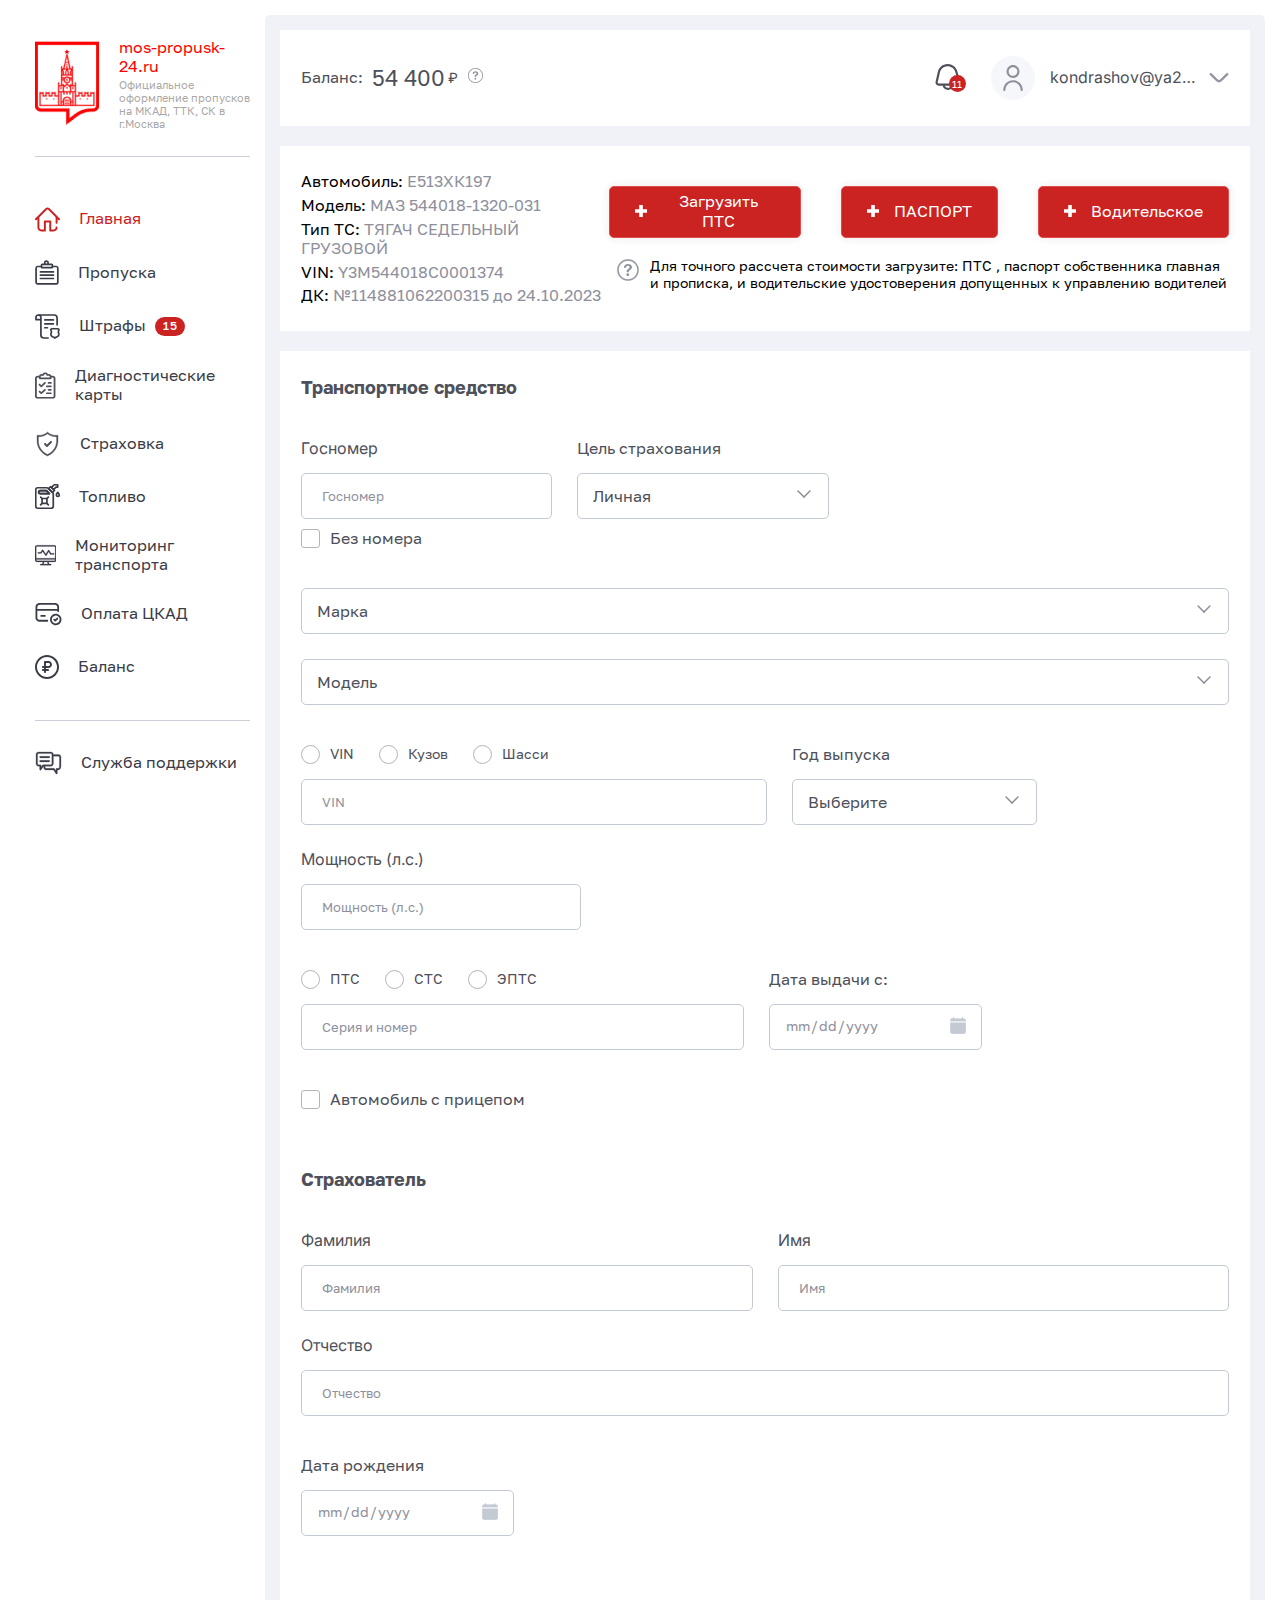
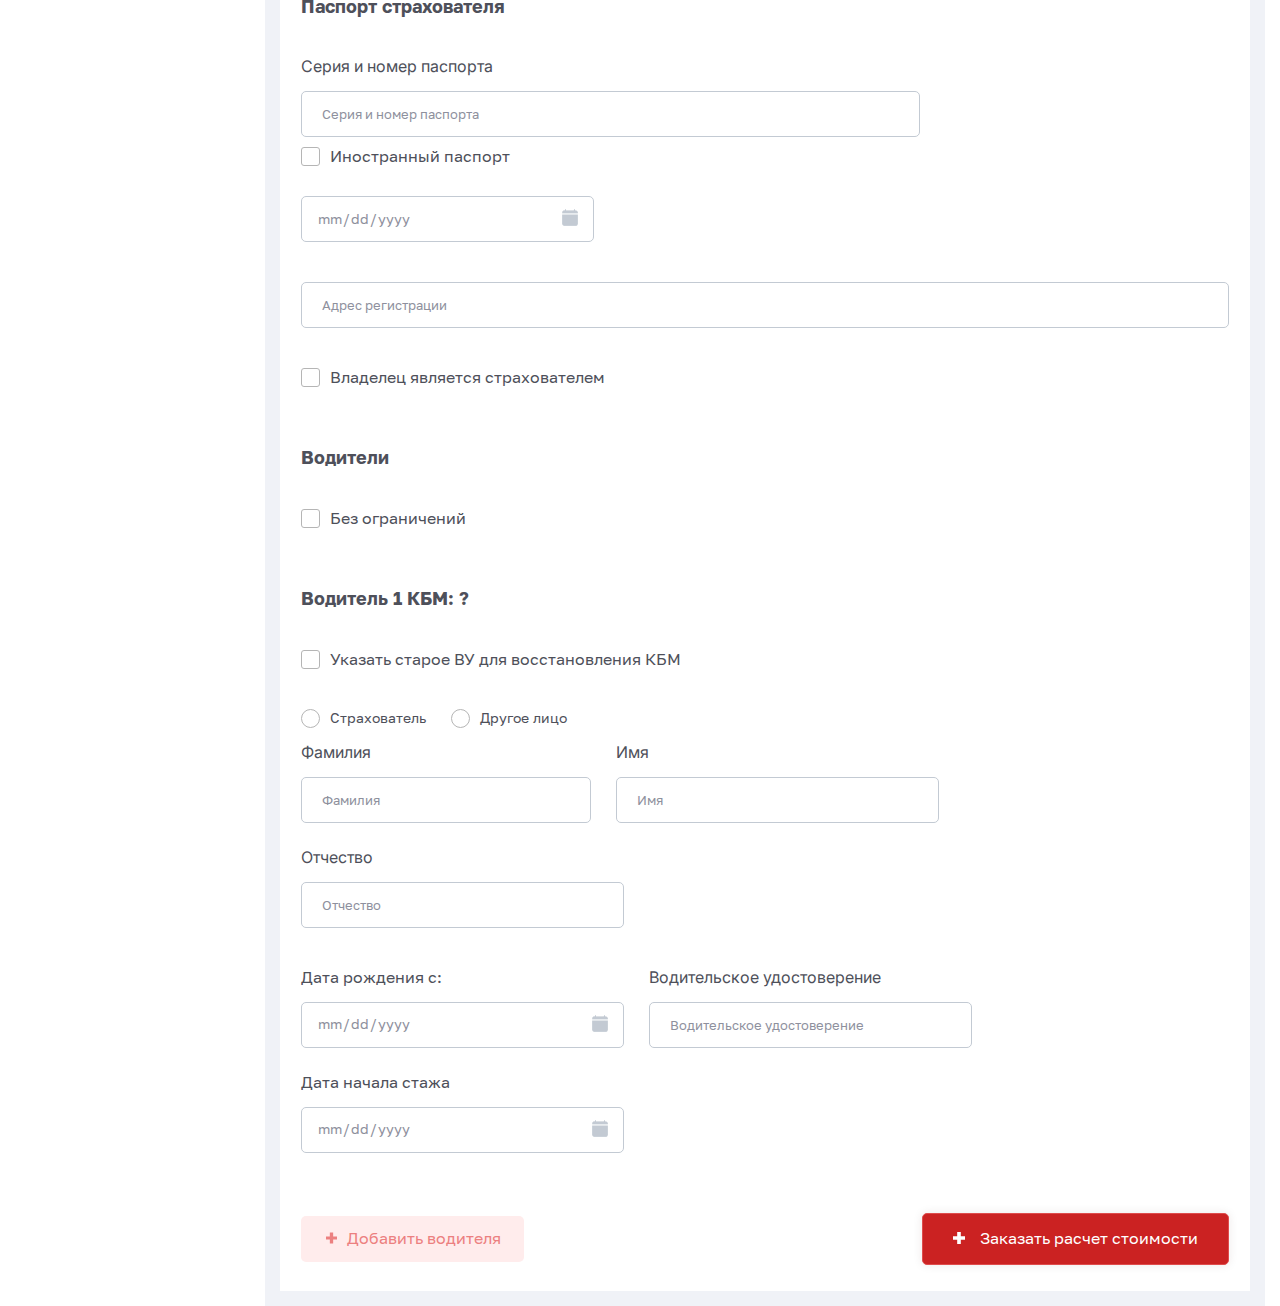
<file: vehicle/vehicle.html>
<!DOCTYPE html>
<html lang="en">
<head>
    <meta charset="UTF-8">
    <meta http-equiv="X-UA-Compatible" content="IE=edge">
    <meta name="viewport" content="width=device-width, initial-scale=1.0">
    <link rel="stylesheet" href="../css/style.css">
    <title>Document</title>
</head>
<body>
    <div class="wrapper">
        <main class="tc">
            <div class="container">
                <div class="tc-content">
                    <div class="tc-one">
                        <div class="tc-logo">
                            <div class="tc-logo-img">
                                <img src="../img/logo.png" alt="Логотип">
                            </div>
                            <div class="tc-texts">
                                <div class="tc-texts-title">mos-propusk-24.ru</div>
                                <div class="tc-texts-text">Официальное оформление пропусков на МКАД, ТТК, СК в г.Москва</div>
                            </div>
                        </div>
                        <nav class="tc-nav">
                            <ul class="tc-list">
                                <li class="tc-link-active"><a href="#" class="tc-link tc-link-one _tc-text">
                                    <svg width="25" height="29" viewBox="0 0 25 29" fill="none" xmlns="http://www.w3.org/2000/svg">
                                        <g clip-path="url(#clip0_73_1042)">
                                        <path d="M24.7162 13.5436L14.5409 3.30129C14.5279 3.2881 14.5143 3.27531 14.5006 3.26291C13.3895 2.2653 11.7105 2.26174 10.5952 3.25466C10.5813 3.26701 10.5679 3.27976 10.5547 3.29284L0.286713 13.5406C-0.0950251 13.9217 -0.0956599 14.54 0.285346 14.9217C0.666401 15.3035 1.28471 15.3041 1.6664 14.9231L2.4414 14.1496V22.5815C2.4414 24.7354 4.19374 26.4877 6.34765 26.4877H9.86328C10.4026 26.4877 10.8398 26.0505 10.8398 25.5112V17.5522H14.2578V25.5112C14.2578 26.0505 14.695 26.4877 15.2344 26.4877H18.6523C20.8062 26.4877 22.5586 24.7354 22.5586 22.5815C22.5586 22.0421 22.1214 21.6049 21.582 21.6049C21.0427 21.6049 20.6055 22.0421 20.6055 22.5815C20.6055 23.6584 19.7293 24.5346 18.6523 24.5346H16.2109V16.5756C16.2109 16.0362 15.7737 15.599 15.2344 15.599H9.86328C9.32392 15.599 8.88671 16.0362 8.88671 16.5756V24.5346H6.34765C5.2707 24.5346 4.39453 23.6584 4.39453 22.5815V12.2299C4.39453 12.2201 4.39438 12.2104 4.39409 12.2008L11.9114 4.69826C12.2773 4.38757 12.8139 4.38874 13.1784 4.70095L20.6055 12.177V17.6987C20.6055 18.238 21.0427 18.6752 21.582 18.6752C22.1214 18.6752 22.5586 18.238 22.5586 17.6987V14.143L23.3307 14.9202C23.5215 15.1123 23.7724 15.2085 24.0234 15.2085C24.2723 15.2085 24.5212 15.1139 24.7117 14.9247C25.0943 14.5446 25.0964 13.9262 24.7162 13.5436Z" fill="#3A3C48"/>
                                        </g>
                                        <defs>
                                        <clipPath id="clip0_73_1042">
                                        <rect width="25" height="29" fill="white"/>
                                        </clipPath>
                                        </defs>
                                    </svg>
                                    Главная
                                </a></li>
                                <li><a href="#" class="tc-link tc-link-two _tc-text">
                                    <svg width="24" height="28" viewBox="0 0 24 28" fill="none" xmlns="http://www.w3.org/2000/svg">
                                        <g clip-path="url(#clip0_73_965)">
                                        <mask id="mask0_73_965" style="mask-type:luminance" maskUnits="userSpaceOnUse" x="0" y="1" width="25" height="25">
                                        <path d="M0 1H25V26H0V1Z" fill="white"/>
                                        </mask>
                                        <g mask="url(#mask0_73_965)">
                                        <path d="M7.09591 5.34782H16.8185C17.1341 5.34782 17.3912 5.64979 17.3912 6.01801V7.94031C17.3912 8.3086 17.1341 8.60869 16.8185 8.60869H7.09591C6.78035 8.60869 6.52167 8.3086 6.52167 7.94031V6.01801C6.52167 5.64979 6.78035 5.34782 7.09591 5.34782Z" stroke="#3A3C48" stroke-width="1.7" stroke-miterlimit="10" stroke-linecap="round" stroke-linejoin="round"/>
                                        <path d="M17.6501 7.52174L21.3206 7.52174C22.1485 7.52174 22.826 8.27092 22.826 9.18623V23.2499C22.826 24.1653 22.1485 24.913 21.3206 24.913H2.59111C1.76449 24.913 1.08691 24.1653 1.08691 23.2499V9.18623C1.08691 8.27092 1.76449 7.52174 2.59111 7.52174L6.05487 7.52174" stroke="#3A3C48" stroke-width="1.7" stroke-miterlimit="10" stroke-linecap="round" stroke-linejoin="round"/>
                                        <path d="M13.0435 4.72705V3.22528C13.0435 2.59927 12.3093 2.08696 11.4123 2.08696C10.5153 2.08696 9.78119 2.59927 9.78119 3.22528V4.72705" stroke="#3A3C48" stroke-width="1.7" stroke-miterlimit="10" stroke-linecap="round" stroke-linejoin="round"/>
                                        <path d="M5.43475 12.9565H18.4782" stroke="#3A3C48" stroke-width="1.7" stroke-miterlimit="10" stroke-linecap="round" stroke-linejoin="round"/>
                                        <path d="M5.43475 16.2174H18.4782" stroke="#3A3C48" stroke-width="1.7" stroke-miterlimit="10" stroke-linecap="round" stroke-linejoin="round"/>
                                        <path d="M5.43475 19.4783H18.4782" stroke="#3A3C48" stroke-width="1.7" stroke-miterlimit="10" stroke-linecap="round" stroke-linejoin="round"/>
                                        </g>
                                        </g>
                                        <defs>
                                        <clipPath id="clip0_73_965">
                                        <rect width="24" height="28" fill="white"/>
                                        </clipPath>
                                        </defs>
                                    </svg>
                                    Пропуска
                                </a></li>
                                <li><a href="#" class="tc-link tc-link-two _tc-text">
                                    <svg width="25" height="29" viewBox="0 0 25 29" fill="none" xmlns="http://www.w3.org/2000/svg">
                                        <path d="M18.354 7.95703H9.81445" stroke="#3A3C48" stroke-width="1.7" stroke-miterlimit="10" stroke-linecap="round" stroke-linejoin="round"/>
                                        <path d="M18.354 11.8633H9.81445" stroke="#3A3C48" stroke-width="1.7" stroke-miterlimit="10" stroke-linecap="round" stroke-linejoin="round"/>
                                        <path d="M12.3969 15.7695H9.81445" stroke="#3A3C48" stroke-width="1.7" stroke-miterlimit="10" stroke-linecap="round" stroke-linejoin="round"/>
                                        <mask id="mask0_73_1047" style="mask-type:luminance" maskUnits="userSpaceOnUse" x="0" y="2" width="25" height="25">
                                        <path d="M0 2H25V27H0V2Z" fill="white"/>
                                        </mask>
                                        <g mask="url(#mask0_73_1047)">
                                        <path d="M19.873 26.0234C20.9415 24.6715 23.877 25.1836 23.877 22.6847C23.877 21.6196 23.3398 20.9771 23.3398 19.8711C23.3398 18.9903 24.0234 17.6459 24.0234 17.6459L23.1194 16.7447H16.6267L15.7227 17.6459C15.7227 17.6459 16.4062 18.9978 16.4062 19.8785C16.4062 20.9846 15.8691 21.638 15.8691 22.7031C15.8691 25.2021 18.8046 24.6715 19.873 26.0234Z" stroke="#3A3C48" stroke-width="1.7" stroke-miterlimit="10" stroke-linecap="round" stroke-linejoin="round"/>
                                        <path d="M5.66406 7.56641H0.976562V5.44253C0.976562 4.08067 2.08066 2.97661 3.44253 2.97676H3.44258C4.80435 2.97686 5.9082 4.08081 5.9082 5.44253V23.0938C5.9082 24.7118 7.21987 26.0234 8.83789 26.0234H13.0859" stroke="#3A3C48" stroke-width="1.7" stroke-miterlimit="10" stroke-linecap="round" stroke-linejoin="round"/>
                                        <path d="M3.95526 2.97656L19.1895 2.97671C20.8075 2.97671 22.1192 4.28838 22.1192 5.9064V12.8398" stroke="#3A3C48" stroke-width="1.7" stroke-miterlimit="10" stroke-linecap="round" stroke-linejoin="round"/>
                                        </g>
                                    </svg>
                                    Штрафы
                                    <span>15</span>
                                </a></li>
                                <li><a href="#" class="tc-link tc-link-one _tc-text">
                                    <svg width="23" height="29" viewBox="0 0 23 29" fill="none" xmlns="http://www.w3.org/2000/svg">
                                        <g clip-path="url(#clip0_73_1075)">
                                        <path d="M19.47 3.78263H17.9797C17.571 2.68193 16.4707 1.89129 15.18 1.89129H14.0204C13.6118 0.790477 12.5107 0 11.22 0C9.92926 0 8.82818 0.790477 8.41962 1.89129H7.26001C5.96936 1.89129 4.86898 2.68193 4.46031 3.78257H2.97C1.33234 3.78263 0 5.05529 0 6.61959V26.163C0 27.7273 1.33234 29 2.97 29H19.47C21.1077 29 22.44 27.7273 22.44 26.163V6.61959C22.44 5.05529 21.1077 3.78263 19.47 3.78263ZM6.26999 4.72825C6.26999 4.20681 6.71413 3.78257 7.26001 3.78257H9.24C9.78671 3.78257 10.23 3.35919 10.23 2.8369C10.23 2.31547 10.6741 1.89123 11.22 1.89123C11.7659 1.89123 12.2101 2.31547 12.2101 2.8369C12.2101 3.35913 12.6533 3.78257 13.2001 3.78257H15.18C15.7259 3.78257 16.17 4.20681 16.17 4.72825V5.67392H6.26999V4.72825ZM20.46 26.163C20.46 26.6845 20.0158 27.1087 19.4699 27.1087H2.97C2.42412 27.1087 1.97998 26.6845 1.97998 26.163V6.61959C1.97998 6.09816 2.42412 5.67392 2.97 5.67392H4.29001V6.61959C4.29001 7.14182 4.73325 7.56526 5.28003 7.56526H17.16C17.7068 7.56526 18.1501 7.14187 18.1501 6.61959V5.67392H19.4701C20.016 5.67392 20.4601 6.09816 20.4601 6.61959V26.163H20.46Z" fill="#4E505A"/>
                                        <path d="M11.59 10.9943C11.2035 10.6251 10.5766 10.6251 10.19 10.9943L6.92996 14.1083L5.64998 12.8857C5.26342 12.5164 4.63654 12.5164 4.24992 12.8857C3.86331 13.2549 3.86331 13.8537 4.24992 14.223L6.22996 16.1143C6.61658 16.4836 7.24341 16.4836 7.63002 16.1143L11.59 12.3317C11.9767 11.9624 11.9767 11.3636 11.59 10.9943Z" fill="#4E505A"/>
                                        <path d="M11.59 18.5595C11.2035 18.1903 10.5766 18.1903 10.19 18.5595L6.93002 21.6735L5.65004 20.4509C5.26349 20.0816 4.6366 20.0816 4.24998 20.4509C3.86337 20.8201 3.86337 21.4189 4.24998 21.7882L6.23003 23.6795C6.61664 24.0488 7.24347 24.0488 7.63008 23.6795L11.5901 19.8969C11.9767 19.5276 11.9767 18.9288 11.59 18.5595Z" fill="#4E505A"/>
                                        <path d="M17.49 10.7174H14.85C14.3033 10.7174 13.86 11.1408 13.86 11.663C13.86 12.1853 14.3032 12.6087 14.85 12.6087H17.49C18.0367 12.6087 18.48 12.1853 18.48 11.663C18.48 11.1408 18.0367 10.7174 17.49 10.7174Z" fill="#4E505A"/>
                                        <path d="M17.49 14.5H12.87C12.3233 14.5 11.88 14.9234 11.88 15.4457C11.88 15.9679 12.3232 16.3913 12.87 16.3913H17.49C18.0367 16.3913 18.48 15.968 18.48 15.4457C18.48 14.9234 18.0367 14.5 17.49 14.5Z" fill="#4E505A"/>
                                        <path d="M17.49 18.2826H14.85C14.3033 18.2826 13.86 18.706 13.86 19.2283C13.86 19.7506 14.3032 20.174 14.85 20.174H17.49C18.0367 20.174 18.48 19.7506 18.48 19.2283C18.48 18.706 18.0367 18.2826 17.49 18.2826Z" fill="#4E505A"/>
                                        <path d="M17.49 22.0652H12.87C12.3233 22.0652 11.88 22.4886 11.88 23.0109C11.88 23.5332 12.3232 23.9566 12.87 23.9566H17.49C18.0367 23.9566 18.48 23.5332 18.48 23.0109C18.48 22.4886 18.0367 22.0652 17.49 22.0652Z" fill="#4E505A"/>
                                        </g>
                                        <defs>
                                        <clipPath id="clip0_73_1075">
                                        <rect width="23" height="29" fill="white"/>
                                        </clipPath>
                                        </defs>
                                    </svg>
                                    Диагностические карты
                                </a></li>
                                <li><a href="#" class="tc-link tc-link-one _tc-text">
                                    <svg width="26" height="28" viewBox="0 0 26 28" fill="none" xmlns="http://www.w3.org/2000/svg">
                                        <path d="M20.5098 5.2917C17.7412 5.2917 15.0798 4.28487 13.0156 2.45675L12.5 2L11.9844 2.45675C9.9203 4.28492 7.25875 5.29175 4.4902 5.29175H2V10.6979C2 13.8285 2.89786 16.8786 4.59655 19.5183C6.29524 22.1579 8.7072 24.2513 11.5717 25.572L12.5 26L13.4283 25.572C16.2928 24.2513 18.7048 22.158 20.4035 19.5183C22.1021 16.8786 23 13.8285 23 10.6979V5.2917H20.5098ZM21.5803 10.6978C21.5803 13.56 20.7594 16.3485 19.2064 18.7618C17.6534 21.1752 15.4483 23.089 12.8293 24.2965L12.5 24.4483L12.1706 24.2965C9.55169 23.089 7.3466 21.1752 5.79356 18.7618C4.24057 16.3484 3.41973 13.56 3.41973 10.6978V6.69847H4.49025C7.41912 6.69847 10.2415 5.69811 12.5 3.87013C14.7585 5.69802 17.5809 6.69847 20.5098 6.69847H21.5804V10.6978H21.5803Z" fill="#4E505A" stroke="#3A3C48" stroke-width="0.3"/>
                                        <path d="M16.7071 11.2928C16.3167 10.9024 15.6834 10.9024 15.2929 11.2928L12 14.5858L10.7071 13.2929C10.3166 12.9024 9.68341 12.9024 9.29289 13.2929C8.90237 13.6834 8.90237 14.3166 9.29289 14.7071L11.2929 16.7071C11.6834 17.0976 12.3166 17.0976 12.7071 16.7071L16.7071 12.7071C17.0976 12.3166 17.0976 11.6834 16.7071 11.2928Z" fill="#4E505A"/>
                                    </svg>
                                    Страховка
                                </a></li>
                                <li><a href="#" class="tc-link tc-link-two _tc-text">
                                    <svg width="25" height="28" viewBox="0 0 25 28" fill="none" xmlns="http://www.w3.org/2000/svg">
                                        <mask id="mask0_73_997" style="mask-type:luminance" maskUnits="userSpaceOnUse" x="0" y="1" width="25" height="25">
                                        <path d="M0 1H25V26H0V1Z" fill="white"/>
                                        </mask>
                                        <g mask="url(#mask0_73_997)">
                                        <path d="M13.3165 5.32821L17.6966 9.70833C18.0629 10.0746 18.2686 10.5714 18.2686 11.0894V23.3144C18.2686 24.3931 17.3942 25.2676 16.3155 25.2676H2.68555C1.60688 25.2676 0.732422 24.3931 0.732422 23.3144V6.70926C0.732422 5.6306 1.60688 4.75614 2.68555 4.75614H11.9354C12.4534 4.75614 12.9502 4.96195 13.3165 5.32821Z" stroke="#3A3C48" stroke-width="1.7" stroke-miterlimit="10" stroke-linecap="round" stroke-linejoin="round"/>
                                        <path d="M15.6792 3.54769L19.4771 7.34564L17.4055 9.41722L13.6075 5.61928L15.6792 3.54769Z" stroke="#3A3C48" stroke-width="1.7" stroke-miterlimit="10" stroke-linecap="round" stroke-linejoin="round"/>
                                        <path d="M5.10596 7.68588H11.5309L14.4186 10.5736H5.10596C4.30854 10.5736 3.66211 9.92719 3.66211 9.12973C3.66211 8.33231 4.30854 7.68588 5.10596 7.68588Z" stroke="#3A3C48" stroke-width="1.7" stroke-miterlimit="10" stroke-linecap="round" stroke-linejoin="round"/>
                                        <path d="M5.10596 7.68588H11.5309L14.4186 10.5736H5.10596C4.30854 10.5736 3.66211 9.92719 3.66211 9.12973C3.66211 8.33231 4.30854 7.68588 5.10596 7.68588Z" stroke="#3A3C48" stroke-width="1.7" stroke-miterlimit="10" stroke-linecap="round" stroke-linejoin="round"/>
                                        <path d="M22.7051 1.73242V4.03091H21.0658L18.6141 6.48262L16.5425 4.41099L19.221 1.73242H22.7051Z" stroke="#3A3C48" stroke-width="1.7" stroke-miterlimit="10" stroke-linecap="round" stroke-linejoin="round"/>
                                        <path d="M24.2676 11.9863C24.2676 12.7953 23.6117 13.4512 22.8027 13.4512C21.9937 13.4512 21.3379 12.7953 21.3379 11.9863C21.3379 11.1773 22.8027 9.34961 22.8027 9.34961C22.8027 9.34961 24.2676 11.1773 24.2676 11.9863Z" stroke="#3A3C48" stroke-width="1.7" stroke-miterlimit="10" stroke-linecap="round" stroke-linejoin="round"/>
                                        <path d="M7.08527 15.5053H11.9158V20.3359H7.08527V15.5053Z" stroke="#3A3C48" stroke-width="1.7" stroke-miterlimit="10" stroke-linecap="round" stroke-linejoin="round"/>
                                        <path d="M11.9158 15.5053L13.3807 14.0405" stroke="#3A3C48" stroke-width="1.7" stroke-miterlimit="10" stroke-linecap="round" stroke-linejoin="round"/>
                                        <path d="M7.08527 15.5053L5.62042 14.0405" stroke="#3A3C48" stroke-width="1.7" stroke-miterlimit="10" stroke-linecap="round" stroke-linejoin="round"/>
                                        <path d="M11.9158 20.3359L13.3807 21.8008" stroke="#3A3C48" stroke-width="1.7" stroke-miterlimit="10" stroke-linecap="round" stroke-linejoin="round"/>
                                        <path d="M7.08527 20.3359L5.62042 21.8008" stroke="#3A3C48" stroke-width="1.7" stroke-miterlimit="10" stroke-linecap="round" stroke-linejoin="round"/>
                                        </g>
                                    </svg>
                                    Топливо
                                </a></li>
                                <li><a href="#" class="tc-link tc-link-one _tc-text">
                                    <svg width="24" height="28" viewBox="0 0 24 28" fill="none" xmlns="http://www.w3.org/2000/svg">
                                        <g clip-path="url(#clip0_73_1027)">
                                        <path d="M21.7969 3H2.20312C0.988312 3 0 3.95914 0 5.13809V19.6953C0 20.8742 0.988312 21.8334 2.20312 21.8334H8.805L8.10188 24.1079H6.375C5.98669 24.1079 5.67188 24.4134 5.67188 24.7903C5.67188 25.1671 5.98669 25.4727 6.375 25.4727H17.625C18.0133 25.4727 18.3281 25.1671 18.3281 24.7903C18.3281 24.4134 18.0133 24.1079 17.625 24.1079H15.8981L15.195 21.8334H21.7969C23.0117 21.8334 24 20.8742 24 19.6953V5.13809C24 3.95914 23.0117 3 21.7969 3ZM2.20312 4.36474H21.7969C22.2363 4.36474 22.5938 4.71165 22.5938 5.13809V17.5572H1.40625V5.13809C1.40625 4.71165 1.76372 4.36474 2.20312 4.36474ZM14.43 24.1079H9.57005L10.2732 21.8334H13.7269L14.43 24.1079ZM21.7969 20.4686H2.20312C1.76372 20.4686 1.40625 20.1217 1.40625 19.6953V18.9219H22.5938V19.6953C22.5938 20.1217 22.2363 20.4686 21.7969 20.4686Z" fill="#3A3C48" stroke="#3A3C48" stroke-width="0.2"/>
                                        <path d="M3.70312 12.2762H6.70312C6.94556 12.2762 7.17089 12.1549 7.29938 11.9554L8.5972 9.94023L11.7431 14.5198C12.0325 14.941 12.6794 14.9201 12.9386 14.4798L15.3429 10.3965L16.9752 13.0366C17.1023 13.2422 17.3311 13.368 17.5781 13.368H20.9531C21.3414 13.368 21.6562 13.0624 21.6562 12.6856C21.6562 12.3087 21.3414 12.0032 20.9531 12.0032H17.9762L15.931 8.69523C15.6537 8.24664 14.983 8.25715 14.7176 8.70774L12.2821 12.8441L9.16317 8.30382C8.87742 7.88785 8.25005 7.90432 7.98187 8.32066L6.31341 10.9114H3.70312C3.31481 10.9114 3 11.2169 3 11.5938C3 11.9706 3.31481 12.2762 3.70312 12.2762Z" fill="#3A3C48" stroke="#3A3C48" stroke-width="0.2"/>
                                        </g>
                                        <defs>
                                        <clipPath id="clip0_73_1027">
                                        <rect width="24" height="28" fill="white"/>
                                        </clipPath>
                                        </defs>
                                    </svg>
                                    Мониторинг транспорта
                                </a></li>
                                <li><a href="#" class="tc-link tc-link-one _tc-text">
                                    <svg width="27" height="28" viewBox="0 0 27 28" fill="none" xmlns="http://www.w3.org/2000/svg">
                                        <path d="M12.2916 19.8438H5.04165C3.13611 19.8438 2.3229 19.0305 2.3229 17.125V10.7813H22.2604V11.0833C22.2604 11.3237 22.3559 11.5542 22.5258 11.7242C22.6958 11.8941 22.9263 11.9896 23.1667 11.9896C23.407 11.9896 23.6375 11.8941 23.8075 11.7242C23.9774 11.5542 24.0729 11.3237 24.0729 11.0833V7.45834C24.1439 6.84612 24.0755 6.22579 23.8728 5.64374C23.6702 5.06169 23.3386 4.53299 22.9028 4.09719C22.467 3.66139 21.9383 3.32977 21.3562 3.12715C20.7742 2.92452 20.1539 2.85613 19.5417 2.92709H5.04165C4.42944 2.85613 3.8091 2.92452 3.22705 3.12715C2.645 3.32977 2.1163 3.66139 1.6805 4.09719C1.2447 4.53299 0.913088 5.06169 0.710461 5.64374C0.507834 6.22579 0.439441 6.84612 0.5104 7.45834V17.125C0.439441 17.7372 0.507834 18.3576 0.710461 18.9396C0.913088 19.5217 1.2447 20.0504 1.6805 20.4862C2.1163 20.9219 2.645 21.2536 3.22705 21.4562C3.8091 21.6588 4.42944 21.7272 5.04165 21.6563H12.2916C12.532 21.6563 12.7625 21.5608 12.9325 21.3908C13.1024 21.2209 13.1979 20.9904 13.1979 20.75C13.1979 20.5097 13.1024 20.2791 12.9325 20.1092C12.7625 19.9392 12.532 19.8438 12.2916 19.8438ZM5.04165 4.73959H19.5417C21.4472 4.73959 22.2604 5.5528 22.2604 7.45834V8.96875H2.3229V7.45834C2.3229 5.5528 3.13611 4.73959 5.04165 4.73959ZM9.87498 15.0104C10.1153 15.0104 10.3458 15.1059 10.5158 15.2759C10.6858 15.4458 10.7812 15.6763 10.7812 15.9167C10.7812 16.157 10.6858 16.3875 10.5158 16.5575C10.3458 16.7274 10.1153 16.8229 9.87498 16.8229H6.24998C6.00963 16.8229 5.77912 16.7274 5.60917 16.5575C5.43921 16.3875 5.34373 16.157 5.34373 15.9167C5.34373 15.6763 5.43921 15.4458 5.60917 15.2759C5.77912 15.1059 6.00963 15.0104 6.24998 15.0104H9.87498ZM20.75 13.8021C19.6148 13.8021 18.5051 14.1387 17.5612 14.7694C16.6174 15.4001 15.8817 16.2965 15.4473 17.3452C15.0129 18.394 14.8992 19.548 15.1207 20.6614C15.3421 21.7748 15.8888 22.7975 16.6915 23.6002C17.4942 24.4029 18.5169 24.9495 19.6302 25.171C20.7436 25.3924 21.8977 25.2788 22.9464 24.8444C23.9952 24.4099 24.8916 23.6743 25.5223 22.7304C26.1529 21.7865 26.4896 20.6769 26.4896 19.5417C26.4876 18.02 25.8823 16.5613 24.8064 15.4853C23.7304 14.4093 22.2716 13.804 20.75 13.8021ZM20.75 23.4688C19.9733 23.4688 19.214 23.2384 18.5682 22.8069C17.9224 22.3754 17.4191 21.7621 17.1218 21.0445C16.8246 20.3269 16.7468 19.5373 16.8984 18.7755C17.0499 18.0138 17.4239 17.314 17.9731 16.7648C18.5223 16.2156 19.2221 15.8416 19.9838 15.69C20.7456 15.5385 21.5352 15.6163 22.2528 15.9135C22.9704 16.2108 23.5837 16.7141 24.0152 17.3599C24.4467 18.0057 24.6771 18.765 24.6771 19.5417C24.6758 20.5828 24.2616 21.5809 23.5254 22.3171C22.7892 23.0533 21.7911 23.4675 20.75 23.4688ZM22.9008 17.8935C22.985 17.9777 23.0518 18.0776 23.0974 18.1876C23.143 18.2976 23.1665 18.4155 23.1665 18.5345C23.1665 18.6536 23.143 18.7715 23.0974 18.8815C23.0518 18.9915 22.985 19.0914 22.9008 19.1755L20.8877 21.1898C20.7174 21.3593 20.487 21.4545 20.2467 21.4545C20.0065 21.4545 19.776 21.3593 19.6057 21.1898L18.5991 20.1821C18.4391 20.0103 18.3519 19.7831 18.3561 19.5483C18.3602 19.3135 18.4553 19.0895 18.6214 18.9235C18.7874 18.7574 19.0114 18.6623 19.2462 18.6582C19.481 18.654 19.7082 18.7412 19.88 18.9013L20.2425 19.2638L21.6164 17.8899C21.7007 17.8054 21.801 17.7384 21.9113 17.6929C22.0217 17.6473 22.1399 17.624 22.2593 17.6243C22.3787 17.6247 22.4969 17.6486 22.607 17.6948C22.7171 17.741 22.8169 17.8085 22.9008 17.8935Z" fill="#3A3C48"/>
                                    </svg>
                                    Оплата ЦКАД
                                </a></li>
                                <li><a href="#" class="tc-link tc-link-one _tc-text">
                                    <svg width="24" height="28" viewBox="0 0 24 28" fill="none" xmlns="http://www.w3.org/2000/svg">
                                        <g clip-path="url(#clip0_73_1099)">
                                        <path d="M20.4835 5.51674C15.795 0.828269 8.20592 0.827565 3.51679 5.51674C-1.17173 10.2052 -1.17248 17.7943 3.51679 22.4834C8.20526 27.1719 15.7943 27.1726 20.4835 22.4834C25.1719 17.795 25.1727 10.2059 20.4835 5.51674ZM12.0001 24.0265C6.4715 24.0265 1.97364 19.5286 1.97364 14.0001C1.97364 8.47149 6.4715 3.97369 12.0001 3.97369C17.5287 3.97369 22.0265 8.47154 22.0265 14.0001C22.0265 19.5287 17.5287 24.0265 12.0001 24.0265Z" fill="#3A3C48"/>
                                        <path d="M13.5016 8.00916H9.99781C9.45357 8.00916 9.01238 8.45035 9.01238 8.99459V13.0146H7.99569C7.45145 13.0146 7.01025 13.4558 7.01025 14C7.01025 14.5442 7.45145 14.9854 7.99569 14.9854H9.01238V16.0178H7.99569C7.45145 16.0178 7.01025 16.459 7.01025 17.0032C7.01025 17.5475 7.45145 17.9887 7.99569 17.9887H9.01238V19.0054C9.01238 19.5496 9.45357 19.9908 9.99781 19.9908C10.5421 19.9908 10.9832 19.5496 10.9832 19.0054V17.9887H13.001C13.5453 17.9887 13.9865 17.5475 13.9865 17.0032C13.9865 16.459 13.5453 16.0178 13.001 16.0178H10.9832V14.9854H13.5016C15.4249 14.9854 16.9897 13.4207 16.9897 11.4973C16.9897 9.57393 15.425 8.00916 13.5016 8.00916ZM13.5016 13.0145H10.9832V9.97998H13.5016C14.3382 9.97998 15.0188 10.6606 15.0188 11.4972C15.0188 12.3339 14.3382 13.0145 13.5016 13.0145Z" fill="#3A3C48"/>
                                        </g>
                                        <defs>
                                        <clipPath id="clip0_73_1099">
                                        <rect width="24" height="28" fill="white"/>
                                        </clipPath>
                                        </defs>
                                    </svg>
                                    Баланс
                                </a></li>
                            </ul>
                        </nav>
                        <a href="#" class="tc-link tc-link-one _tc-text">
                            <svg width="27" height="24" viewBox="0 0 27 24" fill="none" xmlns="http://www.w3.org/2000/svg">
                                <path d="M23.7666 3.5759H18.4038C18.3957 2.15405 17.3973 1.00006 16.1708 1.00006H3.2334C2.00191 1.00006 1 2.1634 1 3.59322V12.6226C1 14.0525 2.00191 15.2158 3.2334 15.2158H4.61387V18.4918C4.61387 18.8382 4.83868 19.144 5.16759 19.2449C5.24278 19.268 5.31934 19.2791 5.39508 19.2791C5.65055 19.2791 5.89601 19.1524 6.04381 18.9305L8.51798 15.2158H8.59616C8.60426 16.6377 8.59616 18.7494 10.8292 18.9367H18.482L20.9561 22.6514C21.1039 22.8734 21.3494 23.0001 21.6049 23.0001C21.6806 23.0001 21.7572 22.9889 21.8324 22.9659C22.1613 22.8649 22.3861 22.5592 22.3861 22.2127V18.9367H23.7666C24.9981 18.9367 26 16.6283 26 15.1985V6.16902C26 4.73914 24.9981 3.5759 23.7666 3.5759ZM6.17638 14.4285C6.17638 13.9937 5.82657 13.6413 5.39513 13.6413H3.2334C2.91607 13.6413 2.5625 13.2229 2.5625 12.6226V3.59322C2.5625 2.99293 2.91607 2.5746 3.2334 2.5746H16.1708C16.4882 2.5746 16.8417 2.99293 16.8417 3.59322V12.6226C16.8417 13.2229 16.4882 13.6413 16.1708 13.6413H8.10148C7.83121 13.6413 7.59308 13.7796 7.4528 13.9898L6.17643 15.9061L6.17638 14.4285ZM24.4375 15.1985C24.4375 15.7987 24.084 17.3622 23.7666 17.3622H21.6049C21.1734 17.3622 20.8236 17.7146 20.8236 18.1495V19.6271L19.5473 17.7107C19.3967 17.4846 19.15 17.3624 18.8986 17.3622C18.8986 17.3622 11.4995 17.3622 10.8292 17.3622C10.159 17.3622 10.1658 15.8066 10.159 15.2158H16.1708C17.4023 15.2158 18.4042 14.0525 18.4042 12.6226V5.15044H23.7666C24.084 5.15044 24.4375 5.56878 24.4375 6.16902V15.1985ZM14.1135 10.9121H5.23209C4.80064 10.9121 4.45084 10.5597 4.45084 10.1248C4.45084 9.69003 4.80064 9.33758 5.23209 9.33758H14.1135C14.5449 9.33758 14.8948 9.69003 14.8948 10.1248C14.8948 10.5597 14.5449 10.9121 14.1135 10.9121ZM4.50943 6.09108C4.50943 5.65626 4.85924 5.30381 5.29068 5.30381H14.1721C14.6035 5.30381 14.9533 5.65626 14.9533 6.09108C14.9533 6.5259 14.6035 6.87835 14.1721 6.87835H5.29068C4.85924 6.87835 4.50943 6.5259 4.50943 6.09108Z" fill="#3A3C48" stroke="#4E505A" stroke-width="0.3"/>
                            </svg>
                            Служба поддержки
                        </a>
                    </div>
                    <div class="tc-two">
                        <div class="tc-top tc-style">
                            <div class="tc-top-money _tc-text">
                                Баланс:
                                <span class="tc-top-total">54 400</span>
                                <p>₽</p>
                                <div class="tc-top-question">
                                    <svg width="15" height="15" viewBox="0 0 15 15" fill="none" xmlns="http://www.w3.org/2000/svg">
                                        <g clip-path="url(#clip0_73_835)">
                                        <path d="M7.45365 4.5388C8.1475 4.5388 8.56433 4.9089 8.56433 5.53322C8.56433 6.66708 6.54036 6.97961 6.54036 8.35572C6.54036 8.72582 6.78261 9.13031 7.28019 9.13031C8.04357 9.13031 7.95123 8.56357 8.229 8.15833C8.59872 7.61514 10.3225 7.0368 10.3225 5.53284C10.3225 3.90252 8.86565 3.21951 7.38486 3.21951C5.97436 3.21951 4.67825 4.22589 4.67825 5.35975C4.67825 5.82219 5.02555 6.06519 5.43042 6.06519C6.55157 6.06557 5.97361 4.5388 7.45365 4.5388Z" fill="#8E909D"/>
                                        <path d="M8.27497 10.8313C8.27497 10.3105 7.84692 9.88287 7.32653 9.88287C6.80615 9.88287 6.3781 10.3113 6.3781 10.8313C6.3781 11.3521 6.80615 11.7797 7.32653 11.7797C7.84692 11.7797 8.27497 11.3521 8.27497 10.8313Z" fill="#8E909D"/>
                                        <path d="M15 7.5C15 3.36457 11.6354 0 7.5 0C3.36457 0 0 3.36457 0 7.5C0 11.6354 3.36457 15 7.5 15C11.6354 15 15 11.6358 15 7.5ZM0.747682 7.5C0.747682 3.77692 3.77692 0.747682 7.5 0.747682C11.2231 0.747682 14.2523 3.77692 14.2523 7.5C14.2523 11.2231 11.2231 14.2523 7.5 14.2523C3.77692 14.2523 0.747682 11.2231 0.747682 7.5Z" fill="#8E909D"/>
                                        </g>
                                        <defs>
                                        <clipPath id="clip0_73_835">
                                        <rect width="15" height="15" fill="white"/>
                                        </clipPath>
                                        </defs>
                                    </svg>
                                    <div class="tc-top-question-block">
                                        <div class="tc-top-question-item">
                                            Основ. <span class="_tc-text">52 000 ₽</span>
                                        </div>
                                        <div class="tc-top-question-item">
                                            Основ. <span class="_tc-text">2 000 ₽</span>
                                        </div>
                                        <div class="tc-top-question-item">
                                            Основ. <span class="_tc-text">400 ₽</span>
                                        </div>
                                    </div>
                                </div>
                            </div>
                            <div class="tc-top-menu">
                                <a href="#" class="tc-top-notice">
                                    <svg width="26" height="26" viewBox="0 0 26 26" fill="none" xmlns="http://www.w3.org/2000/svg">
                                        <path d="M25.1973 17.55L22.3806 7.39808C21.7791 5.22645 20.4686 3.3184 18.6575 1.9776C16.8464 0.636812 14.6389 -0.0596725 12.3863 -0.000999514C10.1336 0.0576735 7.96537 0.868132 6.22655 2.30139C4.48772 3.73464 3.27826 5.70833 2.79067 7.90833L0.612083 17.7125C0.506667 18.1875 0.509238 18.6801 0.619607 19.1539C0.729977 19.6278 0.945327 20.0708 1.24977 20.4503C1.55421 20.8298 1.93998 21.1361 2.37861 21.3467C2.81725 21.5572 3.29755 21.6665 3.78408 21.6667H7.69167C7.94031 22.8911 8.60462 23.992 9.57205 24.7827C10.5395 25.5735 11.7505 26.0054 13 26.0054C14.2495 26.0054 15.4605 25.5735 16.4279 24.7827C17.3954 23.992 18.0597 22.8911 18.3083 21.6667H22.0675C22.5681 21.6664 23.0619 21.5506 23.5104 21.3281C23.9588 21.1056 24.3498 20.7825 24.6529 20.384C24.9559 19.9856 25.1628 19.5225 25.2575 19.0309C25.3521 18.5393 25.3307 18.0325 25.1973 17.55ZM13 23.8333C12.3302 23.8306 11.6777 23.6209 11.1316 23.2331C10.5855 22.8452 10.1726 22.2981 9.94933 21.6667H16.0507C15.8274 22.2981 15.4145 22.8452 14.8684 23.2331C14.3223 23.6209 13.6698 23.8306 13 23.8333ZM22.9288 19.0721C22.8277 19.2061 22.6967 19.3145 22.5462 19.3889C22.3957 19.4632 22.2299 19.5012 22.0621 19.5H3.78408C3.62187 19.5 3.46173 19.4635 3.31548 19.3933C3.16924 19.3231 3.04063 19.221 2.93914 19.0944C2.83765 18.9679 2.76588 18.8202 2.72912 18.6622C2.69236 18.5042 2.69155 18.3399 2.72675 18.1816L4.90533 8.37741C5.28922 6.6508 6.23925 5.10206 7.60441 3.9774C8.96957 2.85273 10.6715 2.21668 12.4397 2.17036C14.2078 2.12404 15.9407 2.6701 17.3629 3.72175C18.7851 4.7734 19.8149 6.27027 20.2887 7.97441L23.1053 18.1263C23.1513 18.2869 23.1593 18.4559 23.1287 18.62C23.098 18.7842 23.0296 18.939 22.9288 19.0721Z" fill="#4E505A"/>
                                    </svg>
                                    <span class="tc-top-notice">11</span> 
                                </a>
                                <div class="tc-top-user">
                                    <div class="tc-top-user-img">
                                        <svg width="26" height="26" viewBox="0 0 26 26" fill="none" xmlns="http://www.w3.org/2000/svg">
                                            <g clip-path="url(#clip0_73_1108)">
                                            <path d="M13 13C14.2856 13 15.5423 12.6188 16.6112 11.9046C17.6801 11.1903 18.5132 10.1752 19.0052 8.98745C19.4972 7.79973 19.6259 6.49279 19.3751 5.23192C19.1243 3.97104 18.5052 2.81285 17.5962 1.90381C16.6872 0.994768 15.529 0.375703 14.2681 0.124899C13.0072 -0.125905 11.7003 0.00281636 10.5126 0.494786C9.32484 0.986756 8.30968 1.81988 7.59545 2.8888C6.88122 3.95772 6.5 5.21442 6.5 6.5C6.50172 8.22338 7.18709 9.87568 8.40571 11.0943C9.62432 12.3129 11.2766 12.9983 13 13ZM13 2.16667C13.8571 2.16667 14.6949 2.42082 15.4075 2.89697C16.1201 3.37312 16.6755 4.0499 17.0035 4.84171C17.3315 5.63352 17.4173 6.50481 17.2501 7.34539C17.0829 8.18598 16.6702 8.95811 16.0641 9.56413C15.4581 10.1702 14.686 10.5829 13.8454 10.7501C13.0048 10.9173 12.1335 10.8315 11.3417 10.5035C10.5499 10.1755 9.87312 9.62009 9.39697 8.90747C8.92081 8.19486 8.66667 7.35706 8.66667 6.5C8.66667 5.35073 9.12321 4.24853 9.93587 3.43587C10.7485 2.62322 11.8507 2.16667 13 2.16667Z" fill="#8E909D"/>
                                            <path d="M13 15.1667C10.415 15.1695 7.93673 16.1977 6.10888 18.0255C4.28102 19.8534 3.25287 22.3317 3.25 24.9167C3.25 25.204 3.36414 25.4795 3.5673 25.6827C3.77047 25.8859 4.04602 26 4.33333 26C4.62065 26 4.8962 25.8859 5.09937 25.6827C5.30253 25.4795 5.41667 25.204 5.41667 24.9167C5.41667 22.9054 6.21562 20.9766 7.63777 19.5544C9.05992 18.1323 10.9888 17.3333 13 17.3333C15.0112 17.3333 16.9401 18.1323 18.3622 19.5544C19.7844 20.9766 20.5833 22.9054 20.5833 24.9167C20.5833 25.204 20.6975 25.4795 20.9006 25.6827C21.1038 25.8859 21.3793 26 21.6667 26C21.954 26 22.2295 25.8859 22.4327 25.6827C22.6359 25.4795 22.75 25.204 22.75 24.9167C22.7471 22.3317 21.719 19.8534 19.8911 18.0255C18.0633 16.1977 15.585 15.1695 13 15.1667Z" fill="#8E909D"/>
                                            </g>
                                            <defs>
                                            <clipPath id="clip0_73_1108">
                                            <rect width="26" height="26" fill="white"/>
                                            </clipPath>
                                            </defs>
                                        </svg>
                                    </div>
                                    <div class="tc-top-user-names">
                                        <a href="#" class="tc-top-user-name _tc-text">kondrashov@ya23214</a>
                                        <div class="tc-top-user-arrow">
                                            <svg width="20" height="11" viewBox="0 0 20 11" fill="none" xmlns="http://www.w3.org/2000/svg">
                                                <path d="M18.9999 2.12251C19.0005 2.22122 18.9815 2.31906 18.9442 2.41044C18.9069 2.50182 18.8519 2.58493 18.7824 2.65501L12.6549 8.78251C12.3066 9.13174 11.8927 9.40881 11.4371 9.59786C10.9816 9.7869 10.4931 9.88422 9.99989 9.88422C9.50664 9.88422 9.01823 9.7869 8.56264 9.59786C8.10705 9.40881 7.69324 9.13174 7.34489 8.78251L1.21739 2.65501C1.14747 2.58508 1.092 2.50207 1.05415 2.4107C1.0163 2.31933 0.996826 2.22141 0.996826 2.12251C0.996826 2.02362 1.0163 1.92569 1.05415 1.83433C1.09199 1.74296 1.14747 1.65994 1.21739 1.59001C1.28732 1.52008 1.37034 1.46461 1.46171 1.42677C1.55307 1.38892 1.651 1.36944 1.74989 1.36944C1.84879 1.36944 1.94671 1.38892 2.03808 1.42677C2.12945 1.46461 2.21247 1.52008 2.28239 1.59001L8.40989 7.71751C8.83177 8.13886 9.40364 8.37553 9.99989 8.37553C10.5961 8.37553 11.168 8.13886 11.5899 7.71751L17.7174 1.59001C17.7871 1.51972 17.8701 1.46392 17.9615 1.42584C18.0529 1.38777 18.1509 1.36816 18.2499 1.36816C18.3489 1.36816 18.4469 1.38777 18.5383 1.42584C18.6297 1.46392 18.7127 1.51972 18.7824 1.59001C18.8519 1.66009 18.9069 1.7432 18.9442 1.83458C18.9815 1.92596 19.0005 2.02381 18.9999 2.12251Z" fill="#8E909D" stroke="#8E909D"/>
                                                </svg>
                                                
                                        </div>
                                    </div>
                                </div>
                            </div>
                        </div>
                        <div class="tc-body vehicle-body tc-style">
                            <div class="view-body-texts">
                                <div class="view-body-text _text">Автомобиль: <span>Е513ХК197 </span></div>
                                <div class="view-body-text _text">Модель: <span>МАЗ 544018-1320-031 </span></div>
                                <div class="view-body-text _text">Тип ТС: <span>ТЯГАЧ СЕДЕЛЬНЫЙ ГРУЗОВОЙ</span></div>
                                <div class="view-body-text _text">VIN: <span>Y3M544018C0001374</span></div>
                                <div class="view-body-text _text">ДК: <span>№114881062200315 до 24.10.2023</span></div>
                            </div>
                            <div class="view-body-right">
                                <div class="vehicle-body-btns">
                                    <button type="button" class="tc-body-btn-red pop-up-active _tc-text"><span>
                                        <svg width="12" height="12" viewBox="0 0 12 12" fill="none" xmlns="http://www.w3.org/2000/svg">
                                        <path d="M4.18824 12V7.74118H0V4.25882H4.18824V0H7.81176V4.25882H12V7.74118H7.81176V12H4.18824Z" fill="white"/>
                                        </svg>
                                        </span> Загрузить ПТС
                                    </button>
                                    <button type="button" class="tc-body-btn-red pop-up-active _tc-text"><span>
                                        <svg width="12" height="12" viewBox="0 0 12 12" fill="none" xmlns="http://www.w3.org/2000/svg">
                                        <path d="M4.18824 12V7.74118H0V4.25882H4.18824V0H7.81176V4.25882H12V7.74118H7.81176V12H4.18824Z" fill="white"/>
                                        </svg>
                                        </span> ПАСПОРТ
                                    </button>
                                    <button type="button" class="tc-body-btn-red pop-up-active _tc-text"><span>
                                        <svg width="12" height="12" viewBox="0 0 12 12" fill="none" xmlns="http://www.w3.org/2000/svg">
                                        <path d="M4.18824 12V7.74118H0V4.25882H4.18824V0H7.81176V4.25882H12V7.74118H7.81176V12H4.18824Z" fill="white"/>
                                        </svg>
                                        </span> Водительское
                                    </button>
                                </div>
                                
                                <div class="view-body-right-text _text">
                                    <svg width="24" height="24" viewBox="0 0 24 24" fill="none" xmlns="http://www.w3.org/2000/svg">
                                        <path d="M11.9353 7.81944C12.9148 7.81944 13.5033 8.34194 13.5033 9.22333C13.5033 10.8241 10.6459 11.2653 10.6459 13.208C10.6459 13.7305 10.9879 14.3016 11.6904 14.3016C12.7681 14.3016 12.6378 13.5015 13.0299 12.9294C13.5519 12.1625 15.9854 11.346 15.9854 9.2228C15.9854 6.92117 13.9287 5.95692 11.8382 5.95692C9.84689 5.95692 8.01709 7.3777 8.01709 8.97844C8.01709 9.6313 8.50739 9.97435 9.07897 9.97435C10.6618 9.97488 9.84583 7.81944 11.9353 7.81944Z" fill="#8E909D"/>
                                        <path d="M13.0939 16.703C13.0939 15.9678 12.4896 15.364 11.755 15.364C11.0203 15.364 10.416 15.9689 10.416 16.703C10.416 17.4382 11.0203 18.042 11.755 18.042C12.4896 18.042 13.0939 17.4382 13.0939 16.703Z" fill="#8E909D"/>
                                        <path d="M22.5881 12C22.5881 6.16175 17.8381 1.41177 11.9999 1.41177C6.1616 1.41177 1.41162 6.16175 1.41162 12C1.41162 17.8383 6.1616 22.5882 11.9999 22.5882C17.8381 22.5882 22.5881 17.8388 22.5881 12ZM2.46717 12C2.46717 6.74389 6.74374 2.46732 11.9999 2.46732C17.256 2.46732 21.5325 6.74389 21.5325 12C21.5325 17.2561 17.256 21.5327 11.9999 21.5327C6.74374 21.5327 2.46717 17.2561 2.46717 12Z" fill="#8E909D" stroke="#8E909D" stroke-width="0.5"/>
                                    </svg>
                                    Для точного рассчета стоимости загрузите: ПТС , паспорт собственника главная и прописка, и водительские удостоверения допущенных к управлению водителей                                </div>
                            </div>
                        </div>
                        <div class="view-mini vehicle-body-mini tc-style">
                            <div class="view-body-right">
                                <div class="vehicle-body-btns">
                                    <button type="button" class="tc-body-btn-red pop-up-active _tc-text"><span>
                                        <svg width="12" height="12" viewBox="0 0 12 12" fill="none" xmlns="http://www.w3.org/2000/svg">
                                        <path d="M4.18824 12V7.74118H0V4.25882H4.18824V0H7.81176V4.25882H12V7.74118H7.81176V12H4.18824Z" fill="white"/>
                                        </svg>
                                        </span> Загрузить ПТС
                                    </button>
                                    <button type="button" class="tc-body-btn-red pop-up-active _tc-text"><span>
                                        <svg width="12" height="12" viewBox="0 0 12 12" fill="none" xmlns="http://www.w3.org/2000/svg">
                                        <path d="M4.18824 12V7.74118H0V4.25882H4.18824V0H7.81176V4.25882H12V7.74118H7.81176V12H4.18824Z" fill="white"/>
                                        </svg>
                                        </span> ПАСПОРТ
                                    </button>
                                    <button type="button" class="tc-body-btn-red pop-up-active _tc-text"><span>
                                        <svg width="12" height="12" viewBox="0 0 12 12" fill="none" xmlns="http://www.w3.org/2000/svg">
                                        <path d="M4.18824 12V7.74118H0V4.25882H4.18824V0H7.81176V4.25882H12V7.74118H7.81176V12H4.18824Z" fill="white"/>
                                        </svg>
                                        </span> Водительское
                                    </button>
                                </div>
                                
                                <div class="view-body-right-text _text">
                                    <svg width="24" height="24" viewBox="0 0 24 24" fill="none" xmlns="http://www.w3.org/2000/svg">
                                        <path d="M11.9353 7.81944C12.9148 7.81944 13.5033 8.34194 13.5033 9.22333C13.5033 10.8241 10.6459 11.2653 10.6459 13.208C10.6459 13.7305 10.9879 14.3016 11.6904 14.3016C12.7681 14.3016 12.6378 13.5015 13.0299 12.9294C13.5519 12.1625 15.9854 11.346 15.9854 9.2228C15.9854 6.92117 13.9287 5.95692 11.8382 5.95692C9.84689 5.95692 8.01709 7.3777 8.01709 8.97844C8.01709 9.6313 8.50739 9.97435 9.07897 9.97435C10.6618 9.97488 9.84583 7.81944 11.9353 7.81944Z" fill="#8E909D"/>
                                        <path d="M13.0939 16.703C13.0939 15.9678 12.4896 15.364 11.755 15.364C11.0203 15.364 10.416 15.9689 10.416 16.703C10.416 17.4382 11.0203 18.042 11.755 18.042C12.4896 18.042 13.0939 17.4382 13.0939 16.703Z" fill="#8E909D"/>
                                        <path d="M22.5881 12C22.5881 6.16175 17.8381 1.41177 11.9999 1.41177C6.1616 1.41177 1.41162 6.16175 1.41162 12C1.41162 17.8383 6.1616 22.5882 11.9999 22.5882C17.8381 22.5882 22.5881 17.8388 22.5881 12ZM2.46717 12C2.46717 6.74389 6.74374 2.46732 11.9999 2.46732C17.256 2.46732 21.5325 6.74389 21.5325 12C21.5325 17.2561 17.256 21.5327 11.9999 21.5327C6.74374 21.5327 2.46717 17.2561 2.46717 12Z" fill="#8E909D" stroke="#8E909D" stroke-width="0.5"/>
                                    </svg>
                                    Для оформления пропуска СТС с 2х сторон в отсканированном виде без обрезанных караев</div>
                            </div>
                        </div>
                        <div class="vehicle-tc tc-style">
                            <form action="#" class="vehicle-tc-form">
                                <div class="vehicle-tc-block">
                                    <div class="vehicle-tc-text _tc-text">Транспортное средство</div>
                                    <div class="vehicle-tc-flex">
                                        <div class="vehicle-tc-box">
                                            <div class="cabinet-top-input">
                                                <div class="cabinet-top-input-name">Госномер</div>
                                                <input placeholder="Госномер" type="text">
                                            </div>
                                            <div class="vehicle-tc-check">
                                                <input type="checkbox" id="without-a-number" />
                                                <label for="without-a-number">Без номера</label>
                                            </div>
                                        </div>
                                        
                                        <div class="view-column-block-container">
                                            <div class="view-column-block-text">Цель страхования</div>
                                            <div class="online-block online-select">
                                                <input value="Личная" type="text" class="online-select-input">
                                                <svg width="20" height="20" viewBox="0 0 20 20" fill="none" xmlns="http://www.w3.org/2000/svg">
                                                    <line x1="4.06066" y1="7.99997" x2="10" y2="13.9393" stroke="#8C8D99" stroke-width="1.5" stroke-linecap="round"></line>
                                                    <line x1="0.75" y1="-0.75" x2="9.14949" y2="-0.75" transform="matrix(-0.707107 0.707107 0.707107 0.707107 17 7.99997)" stroke="#8C8D99" stroke-width="1.5" stroke-linecap="round"></line>
                                                    </svg>
                                                    
                                                <div class="online-block-items">
                                                    <div class="online-block-item">Марка-2</div>
                                                    <div class="online-block-item">Марка-3</div>
                                                    <div class="online-block-item">Марка-4</div>
                                                </div>
                                            </div>
                                        </div>
                                    </div>
                                    <div class="vehicle-tc-flex">
                                        <div class="online-block online-select">
                                            <input value="Марка" type="text" class="online-select-input">
                                            <svg width="20" height="20" viewBox="0 0 20 20" fill="none" xmlns="http://www.w3.org/2000/svg">
                                                <line x1="4.06066" y1="7.99997" x2="10" y2="13.9393" stroke="#8C8D99" stroke-width="1.5" stroke-linecap="round"></line>
                                                <line x1="0.75" y1="-0.75" x2="9.14949" y2="-0.75" transform="matrix(-0.707107 0.707107 0.707107 0.707107 17 7.99997)" stroke="#8C8D99" stroke-width="1.5" stroke-linecap="round"></line>
                                                </svg>
                                                
                                            <div class="online-block-items">
                                                <div class="online-block-item">Марка-2</div>
                                                <div class="online-block-item">Марка-3</div>
                                                <div class="online-block-item">Марка-4</div>
                                            </div>
                                        </div>
                                        <div class="online-block online-select">
                                            <input value="Модель" type="text" class="online-select-input">
                                            <svg width="20" height="20" viewBox="0 0 20 20" fill="none" xmlns="http://www.w3.org/2000/svg">
                                                <line x1="4.06066" y1="7.99997" x2="10" y2="13.9393" stroke="#8C8D99" stroke-width="1.5" stroke-linecap="round"></line>
                                                <line x1="0.75" y1="-0.75" x2="9.14949" y2="-0.75" transform="matrix(-0.707107 0.707107 0.707107 0.707107 17 7.99997)" stroke="#8C8D99" stroke-width="1.5" stroke-linecap="round"></line>
                                                </svg>
                                                
                                            <div class="online-block-items">
                                                <div class="online-block-item">Марка-2</div>
                                                <div class="online-block-item">Марка-3</div>
                                                <div class="online-block-item">Марка-4</div>
                                            </div>
                                        </div>
                                    </div>
                                    <div class="vehicle-tc-flex">
                                        <div class="vehicle-tc-box">
                                            <div class="vehicle-tc-radios">
                                                <div class="vehicle-tc-radio">
                                                    <input type="radio" id="VIN" name="address" />
                                                    <label for="VIN">VIN</label>
                                                </div>
                                                <div class="vehicle-tc-radio">
                                                    <input type="radio" id="carcase" name="address" />
                                                    <label for="carcase">Кузов</label>
                                                </div>
                                                <div class="vehicle-tc-radio">
                                                    <input type="radio" id="chassis" name="address" />
                                                    <label for="chassis">Шасси</label>
                                                </div>
                                                
                                            </div>
                                            <div class="cabinet-top-input">
                                                <input placeholder="VIN" type="text">
                                            </div>
                                        </div>
                                        
                                        <div class="view-column-block-container">
                                            <div class="view-column-block-text">Год выпуска</div>
                                            <div class="online-block online-select">
                                                <input value="Выберите" type="text" class="online-select-input">
                                                <svg width="20" height="20" viewBox="0 0 20 20" fill="none" xmlns="http://www.w3.org/2000/svg">
                                                    <line x1="4.06066" y1="7.99997" x2="10" y2="13.9393" stroke="#8C8D99" stroke-width="1.5" stroke-linecap="round"></line>
                                                    <line x1="0.75" y1="-0.75" x2="9.14949" y2="-0.75" transform="matrix(-0.707107 0.707107 0.707107 0.707107 17 7.99997)" stroke="#8C8D99" stroke-width="1.5" stroke-linecap="round"></line>
                                                    </svg>
                                                    
                                                <div class="online-block-items">
                                                    <div class="online-block-item">Марка-2</div>
                                                    <div class="online-block-item">Марка-3</div>
                                                    <div class="online-block-item">Марка-4</div>
                                                </div>
                                            </div>
                                        </div>
                                        <div class="cabinet-top-input">
                                            <div class="cabinet-top-input-name">Мощность (л.с.)</div>
                                            <input placeholder="Мощность (л.с.)" type="text">
                                        </div>
                                    </div>
                                    <div class="vehicle-tc-flex">
                                        <div class="vehicle-tc-box">
                                            <div class="vehicle-tc-radios">
                                                <div class="vehicle-tc-radio">
                                                    <input type="radio" id="ПТС" name="series" />
                                                    <label for="ПТС">ПТС</label>
                                                </div>
                                                <div class="vehicle-tc-radio">
                                                    <input type="radio" id="СТС" name="series" />
                                                    <label for="СТС">СТС</label>
                                                </div>
                                                <div class="vehicle-tc-radio">
                                                    <input type="radio" id="ЭПТС" name="series" />
                                                    <label for="ЭПТС">ЭПТС</label>
                                                </div>
                                                
                                            </div>
                                            <div class="cabinet-top-input">
                                                
                                                <input placeholder="Серия и номер" type="text">
                                            </div>
                                        </div>
                                        <div class="view-column-block-box view-df">
                                            <div class="view-column-block-text">Дата выдачи с:</div>
                                            <input type="date">
                                        </div>
                                        
                                    </div>
                                    <div class="vehicle-tc-flex">
                                        <div class="vehicle-tc-check">
                                            <input type="checkbox" id="trailer" />
                                            <label for="trailer">Автомобиль с прицепом</label>
                                        </div>
                                    </div>
                                </div>
                                <div class="vehicle-tc-block">
                                    <div class="vehicle-tc-text _tc-text">Страхователь</div>
                                    <div class="vehicle-tc-flex">
                                        <div class="cabinet-top-input">
                                            <div class="cabinet-top-input-name">Фамилия</div>
                                            <input placeholder="Фамилия" type="text">
                                        </div>
                                        <div class="cabinet-top-input">
                                            <div class="cabinet-top-input-name">Имя</div>
                                            <input placeholder="Имя" type="text">
                                        </div>
                                        <div class="cabinet-top-input">
                                            <div class="cabinet-top-input-name">Отчество</div>
                                            <input placeholder="Отчество" type="text">
                                        </div>
                                    </div>
                                    <div class="vehicle-tc-flex">
                                        <div class="view-column-block-box view-df">
                                            <div class="view-column-block-text">Дата рождения</div>
                                            <input type="date">
                                        </div>
                                    </div>
                                    
                                </div>
                                <div class="vehicle-tc-block">
                                    <div class="vehicle-tc-text _tc-text">Паспорт страхователя</div>
                                    <div class="vehicle-tc-flex">
                                        <div class="vehicle-tc-box">
                                            <div class="cabinet-top-input">
                                                <div class="cabinet-top-input-name">Серия и номер паспорта</div>
                                                <input placeholder="Серия и номер паспорта" type="text">
                                            </div>
                                            <div class="vehicle-tc-check">
                                                <input type="checkbox" id="foreign-passport" />
                                                <label for="foreign-passport">Иностранный паспорт</label>
                                            </div>
                                        </div>
                                        <div class="view-column-block-box view-df">
                                            <input type="date">
                                        </div>
                                    </div>
                                    <div class="vehicle-tc-flex">
                                        <div class="cabinet-top-input">
                                            <input placeholder="Адрес регистрации" type="text">
                                        </div>
                                    </div>
                                    <div class="vehicle-tc-flex">
                                        <div class="vehicle-tc-check">
                                            <input type="checkbox" id="owner" />
                                            <label for="owner">Владелец является страхователем</label>
                                        </div>
                                    </div>
                                </div>
                                <div class="vehicle-tc-block">
                                    <div class="vehicle-tc-text _tc-text">Водители</div>
                                    <div class="vehicle-tc-flex">
                                        <div class="vehicle-tc-check">
                                            <input type="checkbox" id="no-limits" />
                                            <label for="no-limits">Без ограничений</label>
                                        </div>
                                    </div>
                                </div>
                                <div class="vehicle-tc-block">
                                    <div class="vehicle-tc-text _tc-text">Водитель 1 КБМ: ?</div>
                                    <div class="vehicle-tc-flex">
                                        <div class="vehicle-tc-check">
                                            <input type="checkbox" id="KBM" />
                                            <label for="KBM">Указать старое ВУ для восстановления КБМ</label>
                                        </div>
                                    </div>
                                    <div class="vehicle-tc-flex">
                                        <div class="vehicle-tc-box">
                                            <div class="vehicle-tc-radios">
                                                <div class="vehicle-tc-radio">
                                                    <input type="radio" id="insurant" name="Driver " />
                                                    <label for="insurant">Страхователь</label>
                                                </div>
                                                <div class="vehicle-tc-radio">
                                                    <input type="radio" id="another-face" name="Driver " />
                                                    <label for="another-face">Другое лицо</label>
                                                </div>
                                            
                                            </div>
                                            <div class="cabinet-top-input">
                                                <div class="cabinet-top-input-name">Фамилия</div>
                                                <input placeholder="Фамилия" type="text">
                                            </div>
                                        </div>
                                        
                                        <div class="cabinet-top-input">
                                            <div class="cabinet-top-input-name">Имя</div>
                                            <input placeholder="Имя" type="text">
                                        </div>
                                        <div class="cabinet-top-input">
                                            <div class="cabinet-top-input-name">Отчество</div>
                                            <input placeholder="Отчество" type="text">
                                        </div>
                                    </div>
                                    <div class="vehicle-tc-flex">
                                        <div class="view-column-block-box view-df">
                                            <div class="view-column-block-text">Дата рождения с:</div>
                                            <input type="date">
                                        </div>
                                        <div class="cabinet-top-input">
                                            <div class="cabinet-top-input-name">Водительское удостоверение</div>
                                            <input placeholder="Водительское удостоверение" type="text">
                                        </div>
                                        <div class="view-column-block-box view-df">
                                            <div class="view-column-block-text">Дата начала стажа</div>
                                            <input type="date">
                                        </div>
                                    </div>
                                </div>
                                <div class="vehicle-tc-end">
                                    <button type="button" class="cabinet-body-btn _btn">
                                        <span>
                                            <svg width="11" height="12" viewBox="0 0 11 12" fill="none" xmlns="http://www.w3.org/2000/svg">
                                                <path d="M3.83922 11.5V7.59608H0V4.40392H3.83922V0.5H7.16078V4.40392H11V7.59608H7.16078V11.5H3.83922Z" fill="#EC8080"/>
                                                </svg>
                                                
                                        </span>
                                        Добавить водителя 
                                    </button>
                                    <button type="button" class="tc-body-btn-red pop-up-active _tc-text"><span>
                                        <svg width="12" height="12" viewBox="0 0 12 12" fill="none" xmlns="http://www.w3.org/2000/svg">
                                        <path d="M4.18824 12V7.74118H0V4.25882H4.18824V0H7.81176V4.25882H12V7.74118H7.81176V12H4.18824Z" fill="white"/>
                                        </svg>
                                        </span> Заказать расчет стоимости
                                    </button>
                                </div>
                            </form>
                        </div>
                    </div>
                </div>
            </div>
            <div class="pop-up">
                <div class="pop-up-content">
                    <div class="pop-up-top">
                        <div class="pop-up-title">Добавление ТС</div>
                    </div>
                    <form action="#" class="pop-up-form">
                        <div class="pop-up-inputs">
                            <div class="pop-up-block">
                                <div class="pop-up-label _tc-text">Гос. номер</div>
                                <div class="pop-up-input">
                                    <input class="pop-up-input-text _tc-text" placeholder="A000AA777" type="text">
                                    <div class="pop-up-close pop-up-close-text">
                                        <svg width="14" height="14" viewBox="0 0 14 14" fill="none" xmlns="http://www.w3.org/2000/svg">
                                            <path d="M8.06118 7.00013L12.78 2.28108C13.0732 1.98814 13.0732 1.51283 12.78 1.21989C12.4869 0.926703 12.0121 0.926703 11.7189 1.21989L7.00004 5.93894L2.28094 1.21989C1.98776 0.926703 1.51297 0.926703 1.2198 1.21989C0.926618 1.51283 0.926618 1.98814 1.2198 2.28108L5.9389 7.00013L1.2198 11.7192C0.926618 12.0121 0.926618 12.4874 1.2198 12.7804C1.36638 12.9267 1.5585 13 1.75037 13C1.94223 13 2.13435 12.9267 2.28094 12.7801L7.00004 8.06106L11.7189 12.7801C11.8655 12.9267 12.0576 13 12.2495 13C12.4413 13 12.6334 12.9267 12.78 12.7801C13.0732 12.4872 13.0732 12.0119 12.78 11.7189L8.06118 7.00013Z" fill="#95979A" stroke="#95979A"/>
                                        </svg>
                                            
                                    </div>
                                </div>
                            </div>
                            <div class="pop-up-block">
                                <div class="pop-up-label _tc-text">Экологический класс</div>
                                <div class="pop-up-input pop-up-input-active">
                                    <input class="pop-up-input-select _tc-text" placeholder="выберите" type="text">
                                    <div class="pop-up-close">
                                        <svg width="20" height="20" viewBox="0 0 20 20" fill="none" xmlns="http://www.w3.org/2000/svg">
                                            <line x1="4.76777" y1="8" x2="10" y2="13.2322" stroke="#8E909D" stroke-width="2.5" stroke-linecap="round"/>
                                            <line x1="1.25" y1="-1.25" x2="8.64949" y2="-1.25" transform="matrix(-0.707107 0.707107 0.707107 0.707107 17 8)" stroke="#8E909D" stroke-width="2.5" stroke-linecap="round"/>
                                        </svg>
                                            
                                            
                                    </div>
                                    <div class="pop-up-list">
                                        <div class="pop-up-item _tc-text">1234</div>
                                        <div class="pop-up-item _tc-text">promf</div>
                                        <div class="pop-up-item _tc-text">filbleris</div>      
                                    </div>
                                </div>
                            </div>
                        </div>
                        <div class="pop-up-form-buttons">
                            <button type="button" class="tc-body-btn-red _tc-text pop-up-thanks-open">
                                <span>
                                <svg width="12" height="12" viewBox="0 0 12 12" fill="none" xmlns="http://www.w3.org/2000/svg">
                                <path d="M4.18824 12V7.74118H0V4.25882H4.18824V0H7.81176V4.25882H12V7.74118H7.81176V12H4.18824Z" fill="white"></path>
                                </svg>
                                </span> 
                                Добавить ТС
                            </button>
                            <button type="button" class="pop-up-form-close pop-up-active">Закрыть</button>
                        </div>
                        <div class="pop-up-thanks">
                            <svg width="83" height="83" viewBox="0 0 83 83" fill="none" xmlns="http://www.w3.org/2000/svg">
                                <path d="M41.5 81.3399C19.5324 81.3399 1.66 63.4675 1.66 41.4999C1.66 19.5323 19.5324 1.65991 41.5 1.65991C63.4676 1.65991 81.34 19.5323 81.34 41.4999C81.34 63.4675 63.4676 81.3399 41.5 81.3399ZM41.5 6.63991C22.278 6.63991 6.64 22.2779 6.64 41.4999C6.64 60.7219 22.278 76.3599 41.5 76.3599C60.722 76.3599 76.36 60.7219 76.36 41.4999C76.36 22.2779 60.722 6.63991 41.5 6.63991ZM38.2804 53.2203L58.2004 33.3003C59.1732 32.3276 59.1732 30.7522 58.2004 29.7795C57.2277 28.8067 55.6523 28.8067 54.6796 29.7795L36.52 47.939L28.3204 39.7395C27.3477 38.7667 25.7723 38.7667 24.7996 39.7395C23.8268 40.7122 23.8268 42.2876 24.7996 43.2603L34.7596 53.2203C35.2459 53.7067 35.8826 53.9499 36.52 53.9499C37.1574 53.9499 37.794 53.7067 38.2804 53.2203Z" fill="#CB2222"/>
                                </svg>
                                
                            <div class="pop-up-thanks-text">Транспортное средство успешно добавлено</div>
                            <div class="pop-up-thanks-btn tc-body-btn-red">Закрыть</div>
                        </div>
                    </form>

                </div>
            </div>
            <div class="navigation">
                <div class="navigation-row">
                    <a href="#" class="navigation-link">
                        <svg width="29" height="35" viewBox="0 0 29 35" fill="none" xmlns="http://www.w3.org/2000/svg">
                            <g clip-path="url(#clip0_145_899)">
                            <path d="M28.6708 16.3458L16.8675 3.98431C16.8523 3.9684 16.8366 3.95296 16.8207 3.93799C15.5318 2.73398 13.5842 2.72968 12.2904 3.92803C12.2744 3.94294 12.2587 3.95832 12.2435 3.97412L0.332587 16.3422C-0.110229 16.8021 -0.110966 17.5483 0.331001 18.009C0.773025 18.4697 1.49027 18.4704 1.93302 18.0107L2.83203 17.0771V27.2535C2.83203 29.853 4.86474 31.9679 7.36328 31.9679H11.4414C12.0671 31.9679 12.5742 31.4403 12.5742 30.7893V21.1836H16.5391V30.7893C16.5391 31.4403 17.0462 31.9679 17.6719 31.9679H21.6367C24.1352 31.9679 26.168 29.853 26.168 27.2535C26.168 26.6025 25.6608 26.0749 25.0352 26.0749C24.4095 26.0749 23.9023 26.6025 23.9023 27.2535C23.9023 28.5533 22.886 29.6107 21.6367 29.6107H18.8047V20.005C18.8047 19.3541 18.2975 18.8264 17.6719 18.8264H11.4414C10.8157 18.8264 10.3086 19.3541 10.3086 20.005V29.6107H7.36328C6.11401 29.6107 5.09765 28.5533 5.09765 27.2535V14.7602C5.09765 14.7484 5.09748 14.7367 5.09714 14.725L13.8172 5.67031C14.2417 5.29534 14.8641 5.29675 15.2869 5.67355L23.9023 14.6964V21.3604C23.9023 22.0114 24.4095 22.5391 25.0352 22.5391C25.6608 22.5391 26.168 22.0114 26.168 21.3604V17.0691L27.0636 18.0071C27.285 18.239 27.576 18.355 27.8672 18.355C28.1559 18.355 28.4446 18.2409 28.6656 18.0125C29.1094 17.5538 29.1118 16.8075 28.6708 16.3458Z" fill="#8E909D"/>
                            </g>
                            <defs>
                            <clipPath id="clip0_145_899">
                            <rect width="29" height="35" fill="white"/>
                            </clipPath>
                            </defs>
                            </svg>
                            
                    </a>
                    <a href="#" class="navigation-link">
                        <svg width="30" height="35" viewBox="0 0 30 35" fill="none" xmlns="http://www.w3.org/2000/svg">
                            <g clip-path="url(#clip0_145_903)">
                            <path d="M25.6043 6.89592C19.7437 1.03534 10.2574 1.03446 4.39596 6.89592C-1.46469 12.7564 -1.46563 22.2429 4.39596 28.1043C10.2565 33.9649 19.7429 33.9658 25.6043 28.1043C31.4649 22.2438 31.4658 12.7573 25.6043 6.89592ZM15.0001 30.0331C8.08935 30.0331 2.46703 24.4108 2.46703 17.5001C2.46703 10.5894 8.08935 4.96711 15.0001 4.96711C21.9108 4.96711 27.5331 10.5894 27.5331 17.5001C27.5331 24.4109 21.9108 30.0331 15.0001 30.0331Z" fill="#8E909D"/>
                            <path d="M16.877 10.0114H12.4973C11.817 10.0114 11.2655 10.5629 11.2655 11.2432V16.2682H9.99461C9.31431 16.2682 8.76282 16.8197 8.76282 17.5C8.76282 18.1803 9.31431 18.7318 9.99461 18.7318H11.2655V20.0222H9.99461C9.31431 20.0222 8.76282 20.5737 8.76282 21.254C8.76282 21.9343 9.31431 22.4858 9.99461 22.4858H11.2655V23.7567C11.2655 24.437 11.817 24.9885 12.4973 24.9885C13.1776 24.9885 13.7291 24.437 13.7291 23.7567V22.4858H16.2513C16.9316 22.4858 17.4831 21.9343 17.4831 21.254C17.4831 20.5737 16.9316 20.0222 16.2513 20.0222H13.7291V18.7318H16.877C19.2812 18.7318 21.2371 16.7758 21.2371 14.3716C21.2371 11.9674 19.2812 10.0114 16.877 10.0114ZM16.877 16.2681H13.7291V12.475H16.877C17.9227 12.475 18.7736 13.3257 18.7736 14.3715C18.7736 15.4173 17.9228 16.2681 16.877 16.2681Z" fill="#8E909D"/>
                            </g>
                            <defs>
                            <clipPath id="clip0_145_903">
                            <rect width="30" height="35" fill="white"/>
                            </clipPath>
                            </defs>
                            </svg>
                            
                    </a>
                    <a href="#" class="tc-top-notice">
                        <svg width="25" height="30" viewBox="0 0 25 30" fill="none" xmlns="http://www.w3.org/2000/svg">
                            <path d="M24.4333 20.25L21.6428 8.53622C21.0469 6.03049 19.7485 3.8289 17.9543 2.28183C16.16 0.734762 13.973 -0.068874 11.7413 -0.00117441C9.5096 0.0665252 7.36147 1.00167 5.6388 2.65543C3.91613 4.30918 2.7179 6.58651 2.23483 9.12497L0.0764846 20.4375C-0.0279525 20.9855 -0.0254051 21.5539 0.0839389 22.1006C0.193283 22.6474 0.406633 23.1586 0.708249 23.5965C1.00986 24.0344 1.39205 24.3878 1.82661 24.6307C2.26116 24.8737 2.737 24.9998 3.21902 25H7.09031C7.33664 26.4128 7.99479 27.6831 8.95323 28.5954C9.91168 29.5078 11.1115 30.0062 12.3493 30.0062C13.5872 30.0062 14.787 29.5078 15.7454 28.5954C16.7039 27.6831 17.362 26.4128 17.6084 25H21.3326C21.8286 24.9997 22.3178 24.866 22.7621 24.6093C23.2064 24.3526 23.5938 23.9798 23.894 23.52C24.1942 23.0603 24.3992 22.5259 24.4929 21.9587C24.5867 21.3915 24.5656 20.8067 24.4333 20.25ZM12.3493 27.5C11.6858 27.4968 11.0393 27.2549 10.4983 26.8074C9.95726 26.3599 9.54819 25.7286 9.32701 25H15.3717C15.1505 25.7286 14.7414 26.3599 14.2004 26.8074C13.6594 27.2549 13.0129 27.4968 12.3493 27.5ZM22.1859 22.0062C22.0857 22.1608 21.9559 22.286 21.8069 22.3717C21.6578 22.4575 21.4935 22.5014 21.3272 22.5H3.21902C3.05831 22.4999 2.89966 22.4579 2.75478 22.3769C2.60989 22.2959 2.48247 22.178 2.38193 22.032C2.28138 21.886 2.21028 21.7155 2.17386 21.5332C2.13744 21.3509 2.13664 21.1614 2.17151 20.9787L4.32986 9.66622C4.71017 7.67398 5.65138 5.88697 7.00386 4.58928C8.35635 3.29159 10.0425 2.55768 11.7942 2.50424C13.546 2.45079 15.2628 3.08087 16.6717 4.29431C18.0807 5.50775 19.1009 7.2349 19.5703 9.20122L22.3608 20.915C22.4064 21.1002 22.4143 21.2952 22.3839 21.4846C22.3536 21.674 22.2857 21.8526 22.1859 22.0062Z" fill="#8E909D"/>
                            </svg>
                            
                        <span class="tc-top-notice">11</span> 
                    </a>
                    <div class="menu-btn">
                        <span></span>
                        <span></span>
                        <span></span>
                    </div>
                </div>
            </div>
            <div class="menu">
                <div class="tc-one">
                    <div class="tc-logo">
                        <div class="tc-logo-img">
                            <img src="../img/logo.png" alt="Логотип">
                        </div>
                        <div class="tc-texts">
                            <div class="tc-texts-title">mos-propusk-24.ru</div>
                            <div class="tc-texts-text">Официальное оформление пропусков на МКАД, ТТК, СК в г.Москва</div>
                        </div>
                    </div>
                </div>
                <div class="menu-top">
                    <div class="tc-top-user">
                        <div class="tc-top-user-img">
                            <svg width="24" height="24" viewBox="0 0 26 26" fill="none" xmlns="http://www.w3.org/2000/svg">
                                <g clip-path="url(#clip0_73_1108)">
                                <path d="M13 13C14.2856 13 15.5423 12.6188 16.6112 11.9046C17.6801 11.1903 18.5132 10.1752 19.0052 8.98745C19.4972 7.79973 19.6259 6.49279 19.3751 5.23192C19.1243 3.97104 18.5052 2.81285 17.5962 1.90381C16.6872 0.994768 15.529 0.375703 14.2681 0.124899C13.0072 -0.125905 11.7003 0.00281636 10.5126 0.494786C9.32484 0.986756 8.30968 1.81988 7.59545 2.8888C6.88122 3.95772 6.5 5.21442 6.5 6.5C6.50172 8.22338 7.18709 9.87568 8.40571 11.0943C9.62432 12.3129 11.2766 12.9983 13 13ZM13 2.16667C13.8571 2.16667 14.6949 2.42082 15.4075 2.89697C16.1201 3.37312 16.6755 4.0499 17.0035 4.84171C17.3315 5.63352 17.4173 6.50481 17.2501 7.34539C17.0829 8.18598 16.6702 8.95811 16.0641 9.56413C15.4581 10.1702 14.686 10.5829 13.8454 10.7501C13.0048 10.9173 12.1335 10.8315 11.3417 10.5035C10.5499 10.1755 9.87312 9.62009 9.39697 8.90747C8.92081 8.19486 8.66667 7.35706 8.66667 6.5C8.66667 5.35073 9.12321 4.24853 9.93587 3.43587C10.7485 2.62322 11.8507 2.16667 13 2.16667Z" fill="#8E909D"/>
                                <path d="M13 15.1667C10.415 15.1695 7.93673 16.1977 6.10888 18.0255C4.28102 19.8534 3.25287 22.3317 3.25 24.9167C3.25 25.204 3.36414 25.4795 3.5673 25.6827C3.77047 25.8859 4.04602 26 4.33333 26C4.62065 26 4.8962 25.8859 5.09937 25.6827C5.30253 25.4795 5.41667 25.204 5.41667 24.9167C5.41667 22.9054 6.21562 20.9766 7.63777 19.5544C9.05992 18.1323 10.9888 17.3333 13 17.3333C15.0112 17.3333 16.9401 18.1323 18.3622 19.5544C19.7844 20.9766 20.5833 22.9054 20.5833 24.9167C20.5833 25.204 20.6975 25.4795 20.9006 25.6827C21.1038 25.8859 21.3793 26 21.6667 26C21.954 26 22.2295 25.8859 22.4327 25.6827C22.6359 25.4795 22.75 25.204 22.75 24.9167C22.7471 22.3317 21.719 19.8534 19.8911 18.0255C18.0633 16.1977 15.585 15.1695 13 15.1667Z" fill="#8E909D"/>
                                </g>
                                <defs>
                                <clipPath id="clip0_73_1108">
                                <rect width="26" height="26" fill="white"/>
                                </clipPath>
                                </defs>
                            </svg>
                        </div>
                        <div class="tc-top-user-names">
                            <a href="#" class="tc-top-user-name _tc-text">kondrashov@ya23214</a>
                            <div class="tc-top-user-arrow">                        
                            </div>
                        </div>
                    </div>
                    <a href="#" class="menu-top-price">
                        <span>54 400</span> ₽
                    </a>
                </div>
                
                <nav class="tc-nav">
                    <ul class="tc-list">
                        <li class="tc-link-active"><a href="#" class="tc-link tc-link-one _tc-text">
                            <svg width="25" height="29" viewBox="0 0 25 29" fill="none" xmlns="http://www.w3.org/2000/svg">
                                <g clip-path="url(#clip0_73_1042)">
                                <path d="M24.7162 13.5436L14.5409 3.30129C14.5279 3.2881 14.5143 3.27531 14.5006 3.26291C13.3895 2.2653 11.7105 2.26174 10.5952 3.25466C10.5813 3.26701 10.5679 3.27976 10.5547 3.29284L0.286713 13.5406C-0.0950251 13.9217 -0.0956599 14.54 0.285346 14.9217C0.666401 15.3035 1.28471 15.3041 1.6664 14.9231L2.4414 14.1496V22.5815C2.4414 24.7354 4.19374 26.4877 6.34765 26.4877H9.86328C10.4026 26.4877 10.8398 26.0505 10.8398 25.5112V17.5522H14.2578V25.5112C14.2578 26.0505 14.695 26.4877 15.2344 26.4877H18.6523C20.8062 26.4877 22.5586 24.7354 22.5586 22.5815C22.5586 22.0421 22.1214 21.6049 21.582 21.6049C21.0427 21.6049 20.6055 22.0421 20.6055 22.5815C20.6055 23.6584 19.7293 24.5346 18.6523 24.5346H16.2109V16.5756C16.2109 16.0362 15.7737 15.599 15.2344 15.599H9.86328C9.32392 15.599 8.88671 16.0362 8.88671 16.5756V24.5346H6.34765C5.2707 24.5346 4.39453 23.6584 4.39453 22.5815V12.2299C4.39453 12.2201 4.39438 12.2104 4.39409 12.2008L11.9114 4.69826C12.2773 4.38757 12.8139 4.38874 13.1784 4.70095L20.6055 12.177V17.6987C20.6055 18.238 21.0427 18.6752 21.582 18.6752C22.1214 18.6752 22.5586 18.238 22.5586 17.6987V14.143L23.3307 14.9202C23.5215 15.1123 23.7724 15.2085 24.0234 15.2085C24.2723 15.2085 24.5212 15.1139 24.7117 14.9247C25.0943 14.5446 25.0964 13.9262 24.7162 13.5436Z" fill="#3A3C48"/>
                                </g>
                                <defs>
                                <clipPath id="clip0_73_1042">
                                <rect width="25" height="29" fill="white"/>
                                </clipPath>
                                </defs>
                            </svg>
                            Главная
                        </a></li>
                        <li><a href="#" class="tc-link tc-link-two _tc-text">
                            <svg width="24" height="28" viewBox="0 0 24 28" fill="none" xmlns="http://www.w3.org/2000/svg">
                                <g clip-path="url(#clip0_73_965)">
                                <mask id="mask0_73_965" style="mask-type:luminance" maskUnits="userSpaceOnUse" x="0" y="1" width="25" height="25">
                                <path d="M0 1H25V26H0V1Z" fill="white"/>
                                </mask>
                                <g mask="url(#mask0_73_965)">
                                <path d="M7.09591 5.34782H16.8185C17.1341 5.34782 17.3912 5.64979 17.3912 6.01801V7.94031C17.3912 8.3086 17.1341 8.60869 16.8185 8.60869H7.09591C6.78035 8.60869 6.52167 8.3086 6.52167 7.94031V6.01801C6.52167 5.64979 6.78035 5.34782 7.09591 5.34782Z" stroke="#3A3C48" stroke-width="1.7" stroke-miterlimit="10" stroke-linecap="round" stroke-linejoin="round"/>
                                <path d="M17.6501 7.52174L21.3206 7.52174C22.1485 7.52174 22.826 8.27092 22.826 9.18623V23.2499C22.826 24.1653 22.1485 24.913 21.3206 24.913H2.59111C1.76449 24.913 1.08691 24.1653 1.08691 23.2499V9.18623C1.08691 8.27092 1.76449 7.52174 2.59111 7.52174L6.05487 7.52174" stroke="#3A3C48" stroke-width="1.7" stroke-miterlimit="10" stroke-linecap="round" stroke-linejoin="round"/>
                                <path d="M13.0435 4.72705V3.22528C13.0435 2.59927 12.3093 2.08696 11.4123 2.08696C10.5153 2.08696 9.78119 2.59927 9.78119 3.22528V4.72705" stroke="#3A3C48" stroke-width="1.7" stroke-miterlimit="10" stroke-linecap="round" stroke-linejoin="round"/>
                                <path d="M5.43475 12.9565H18.4782" stroke="#3A3C48" stroke-width="1.7" stroke-miterlimit="10" stroke-linecap="round" stroke-linejoin="round"/>
                                <path d="M5.43475 16.2174H18.4782" stroke="#3A3C48" stroke-width="1.7" stroke-miterlimit="10" stroke-linecap="round" stroke-linejoin="round"/>
                                <path d="M5.43475 19.4783H18.4782" stroke="#3A3C48" stroke-width="1.7" stroke-miterlimit="10" stroke-linecap="round" stroke-linejoin="round"/>
                                </g>
                                </g>
                                <defs>
                                <clipPath id="clip0_73_965">
                                <rect width="24" height="28" fill="white"/>
                                </clipPath>
                                </defs>
                            </svg>
                            Пропуска
                        </a></li>
                        <li><a href="#" class="tc-link tc-link-two _tc-text">
                            <svg width="25" height="29" viewBox="0 0 25 29" fill="none" xmlns="http://www.w3.org/2000/svg">
                                <path d="M18.354 7.95703H9.81445" stroke="#3A3C48" stroke-width="1.7" stroke-miterlimit="10" stroke-linecap="round" stroke-linejoin="round"/>
                                <path d="M18.354 11.8633H9.81445" stroke="#3A3C48" stroke-width="1.7" stroke-miterlimit="10" stroke-linecap="round" stroke-linejoin="round"/>
                                <path d="M12.3969 15.7695H9.81445" stroke="#3A3C48" stroke-width="1.7" stroke-miterlimit="10" stroke-linecap="round" stroke-linejoin="round"/>
                                <mask id="mask0_73_1047" style="mask-type:luminance" maskUnits="userSpaceOnUse" x="0" y="2" width="25" height="25">
                                <path d="M0 2H25V27H0V2Z" fill="white"/>
                                </mask>
                                <g mask="url(#mask0_73_1047)">
                                <path d="M19.873 26.0234C20.9415 24.6715 23.877 25.1836 23.877 22.6847C23.877 21.6196 23.3398 20.9771 23.3398 19.8711C23.3398 18.9903 24.0234 17.6459 24.0234 17.6459L23.1194 16.7447H16.6267L15.7227 17.6459C15.7227 17.6459 16.4062 18.9978 16.4062 19.8785C16.4062 20.9846 15.8691 21.638 15.8691 22.7031C15.8691 25.2021 18.8046 24.6715 19.873 26.0234Z" stroke="#3A3C48" stroke-width="1.7" stroke-miterlimit="10" stroke-linecap="round" stroke-linejoin="round"/>
                                <path d="M5.66406 7.56641H0.976562V5.44253C0.976562 4.08067 2.08066 2.97661 3.44253 2.97676H3.44258C4.80435 2.97686 5.9082 4.08081 5.9082 5.44253V23.0938C5.9082 24.7118 7.21987 26.0234 8.83789 26.0234H13.0859" stroke="#3A3C48" stroke-width="1.7" stroke-miterlimit="10" stroke-linecap="round" stroke-linejoin="round"/>
                                <path d="M3.95526 2.97656L19.1895 2.97671C20.8075 2.97671 22.1192 4.28838 22.1192 5.9064V12.8398" stroke="#3A3C48" stroke-width="1.7" stroke-miterlimit="10" stroke-linecap="round" stroke-linejoin="round"/>
                                </g>
                            </svg>
                            Штрафы
                            <span>15</span>
                        </a></li>
                        <li><a href="#" class="tc-link tc-link-one _tc-text">
                            <svg width="23" height="29" viewBox="0 0 23 29" fill="none" xmlns="http://www.w3.org/2000/svg">
                                <g clip-path="url(#clip0_73_1075)">
                                <path d="M19.47 3.78263H17.9797C17.571 2.68193 16.4707 1.89129 15.18 1.89129H14.0204C13.6118 0.790477 12.5107 0 11.22 0C9.92926 0 8.82818 0.790477 8.41962 1.89129H7.26001C5.96936 1.89129 4.86898 2.68193 4.46031 3.78257H2.97C1.33234 3.78263 0 5.05529 0 6.61959V26.163C0 27.7273 1.33234 29 2.97 29H19.47C21.1077 29 22.44 27.7273 22.44 26.163V6.61959C22.44 5.05529 21.1077 3.78263 19.47 3.78263ZM6.26999 4.72825C6.26999 4.20681 6.71413 3.78257 7.26001 3.78257H9.24C9.78671 3.78257 10.23 3.35919 10.23 2.8369C10.23 2.31547 10.6741 1.89123 11.22 1.89123C11.7659 1.89123 12.2101 2.31547 12.2101 2.8369C12.2101 3.35913 12.6533 3.78257 13.2001 3.78257H15.18C15.7259 3.78257 16.17 4.20681 16.17 4.72825V5.67392H6.26999V4.72825ZM20.46 26.163C20.46 26.6845 20.0158 27.1087 19.4699 27.1087H2.97C2.42412 27.1087 1.97998 26.6845 1.97998 26.163V6.61959C1.97998 6.09816 2.42412 5.67392 2.97 5.67392H4.29001V6.61959C4.29001 7.14182 4.73325 7.56526 5.28003 7.56526H17.16C17.7068 7.56526 18.1501 7.14187 18.1501 6.61959V5.67392H19.4701C20.016 5.67392 20.4601 6.09816 20.4601 6.61959V26.163H20.46Z" fill="#4E505A"/>
                                <path d="M11.59 10.9943C11.2035 10.6251 10.5766 10.6251 10.19 10.9943L6.92996 14.1083L5.64998 12.8857C5.26342 12.5164 4.63654 12.5164 4.24992 12.8857C3.86331 13.2549 3.86331 13.8537 4.24992 14.223L6.22996 16.1143C6.61658 16.4836 7.24341 16.4836 7.63002 16.1143L11.59 12.3317C11.9767 11.9624 11.9767 11.3636 11.59 10.9943Z" fill="#4E505A"/>
                                <path d="M11.59 18.5595C11.2035 18.1903 10.5766 18.1903 10.19 18.5595L6.93002 21.6735L5.65004 20.4509C5.26349 20.0816 4.6366 20.0816 4.24998 20.4509C3.86337 20.8201 3.86337 21.4189 4.24998 21.7882L6.23003 23.6795C6.61664 24.0488 7.24347 24.0488 7.63008 23.6795L11.5901 19.8969C11.9767 19.5276 11.9767 18.9288 11.59 18.5595Z" fill="#4E505A"/>
                                <path d="M17.49 10.7174H14.85C14.3033 10.7174 13.86 11.1408 13.86 11.663C13.86 12.1853 14.3032 12.6087 14.85 12.6087H17.49C18.0367 12.6087 18.48 12.1853 18.48 11.663C18.48 11.1408 18.0367 10.7174 17.49 10.7174Z" fill="#4E505A"/>
                                <path d="M17.49 14.5H12.87C12.3233 14.5 11.88 14.9234 11.88 15.4457C11.88 15.9679 12.3232 16.3913 12.87 16.3913H17.49C18.0367 16.3913 18.48 15.968 18.48 15.4457C18.48 14.9234 18.0367 14.5 17.49 14.5Z" fill="#4E505A"/>
                                <path d="M17.49 18.2826H14.85C14.3033 18.2826 13.86 18.706 13.86 19.2283C13.86 19.7506 14.3032 20.174 14.85 20.174H17.49C18.0367 20.174 18.48 19.7506 18.48 19.2283C18.48 18.706 18.0367 18.2826 17.49 18.2826Z" fill="#4E505A"/>
                                <path d="M17.49 22.0652H12.87C12.3233 22.0652 11.88 22.4886 11.88 23.0109C11.88 23.5332 12.3232 23.9566 12.87 23.9566H17.49C18.0367 23.9566 18.48 23.5332 18.48 23.0109C18.48 22.4886 18.0367 22.0652 17.49 22.0652Z" fill="#4E505A"/>
                                </g>
                                <defs>
                                <clipPath id="clip0_73_1075">
                                <rect width="23" height="29" fill="white"/>
                                </clipPath>
                                </defs>
                            </svg>
                            Диагностические карты
                        </a></li>
                        <li><a href="#" class="tc-link tc-link-one _tc-text">
                            <svg width="26" height="28" viewBox="0 0 26 28" fill="none" xmlns="http://www.w3.org/2000/svg">
                                <path d="M20.5098 5.2917C17.7412 5.2917 15.0798 4.28487 13.0156 2.45675L12.5 2L11.9844 2.45675C9.9203 4.28492 7.25875 5.29175 4.4902 5.29175H2V10.6979C2 13.8285 2.89786 16.8786 4.59655 19.5183C6.29524 22.1579 8.7072 24.2513 11.5717 25.572L12.5 26L13.4283 25.572C16.2928 24.2513 18.7048 22.158 20.4035 19.5183C22.1021 16.8786 23 13.8285 23 10.6979V5.2917H20.5098ZM21.5803 10.6978C21.5803 13.56 20.7594 16.3485 19.2064 18.7618C17.6534 21.1752 15.4483 23.089 12.8293 24.2965L12.5 24.4483L12.1706 24.2965C9.55169 23.089 7.3466 21.1752 5.79356 18.7618C4.24057 16.3484 3.41973 13.56 3.41973 10.6978V6.69847H4.49025C7.41912 6.69847 10.2415 5.69811 12.5 3.87013C14.7585 5.69802 17.5809 6.69847 20.5098 6.69847H21.5804V10.6978H21.5803Z" fill="#4E505A" stroke="#3A3C48" stroke-width="0.3"/>
                                <path d="M16.7071 11.2928C16.3167 10.9024 15.6834 10.9024 15.2929 11.2928L12 14.5858L10.7071 13.2929C10.3166 12.9024 9.68341 12.9024 9.29289 13.2929C8.90237 13.6834 8.90237 14.3166 9.29289 14.7071L11.2929 16.7071C11.6834 17.0976 12.3166 17.0976 12.7071 16.7071L16.7071 12.7071C17.0976 12.3166 17.0976 11.6834 16.7071 11.2928Z" fill="#4E505A"/>
                            </svg>
                            Страховка
                        </a></li>
                        <li><a href="#" class="tc-link tc-link-two _tc-text">
                            <svg width="25" height="28" viewBox="0 0 25 28" fill="none" xmlns="http://www.w3.org/2000/svg">
                                <mask id="mask0_73_997" style="mask-type:luminance" maskUnits="userSpaceOnUse" x="0" y="1" width="25" height="25">
                                <path d="M0 1H25V26H0V1Z" fill="white"/>
                                </mask>
                                <g mask="url(#mask0_73_997)">
                                <path d="M13.3165 5.32821L17.6966 9.70833C18.0629 10.0746 18.2686 10.5714 18.2686 11.0894V23.3144C18.2686 24.3931 17.3942 25.2676 16.3155 25.2676H2.68555C1.60688 25.2676 0.732422 24.3931 0.732422 23.3144V6.70926C0.732422 5.6306 1.60688 4.75614 2.68555 4.75614H11.9354C12.4534 4.75614 12.9502 4.96195 13.3165 5.32821Z" stroke="#3A3C48" stroke-width="1.7" stroke-miterlimit="10" stroke-linecap="round" stroke-linejoin="round"/>
                                <path d="M15.6792 3.54769L19.4771 7.34564L17.4055 9.41722L13.6075 5.61928L15.6792 3.54769Z" stroke="#3A3C48" stroke-width="1.7" stroke-miterlimit="10" stroke-linecap="round" stroke-linejoin="round"/>
                                <path d="M5.10596 7.68588H11.5309L14.4186 10.5736H5.10596C4.30854 10.5736 3.66211 9.92719 3.66211 9.12973C3.66211 8.33231 4.30854 7.68588 5.10596 7.68588Z" stroke="#3A3C48" stroke-width="1.7" stroke-miterlimit="10" stroke-linecap="round" stroke-linejoin="round"/>
                                <path d="M5.10596 7.68588H11.5309L14.4186 10.5736H5.10596C4.30854 10.5736 3.66211 9.92719 3.66211 9.12973C3.66211 8.33231 4.30854 7.68588 5.10596 7.68588Z" stroke="#3A3C48" stroke-width="1.7" stroke-miterlimit="10" stroke-linecap="round" stroke-linejoin="round"/>
                                <path d="M22.7051 1.73242V4.03091H21.0658L18.6141 6.48262L16.5425 4.41099L19.221 1.73242H22.7051Z" stroke="#3A3C48" stroke-width="1.7" stroke-miterlimit="10" stroke-linecap="round" stroke-linejoin="round"/>
                                <path d="M24.2676 11.9863C24.2676 12.7953 23.6117 13.4512 22.8027 13.4512C21.9937 13.4512 21.3379 12.7953 21.3379 11.9863C21.3379 11.1773 22.8027 9.34961 22.8027 9.34961C22.8027 9.34961 24.2676 11.1773 24.2676 11.9863Z" stroke="#3A3C48" stroke-width="1.7" stroke-miterlimit="10" stroke-linecap="round" stroke-linejoin="round"/>
                                <path d="M7.08527 15.5053H11.9158V20.3359H7.08527V15.5053Z" stroke="#3A3C48" stroke-width="1.7" stroke-miterlimit="10" stroke-linecap="round" stroke-linejoin="round"/>
                                <path d="M11.9158 15.5053L13.3807 14.0405" stroke="#3A3C48" stroke-width="1.7" stroke-miterlimit="10" stroke-linecap="round" stroke-linejoin="round"/>
                                <path d="M7.08527 15.5053L5.62042 14.0405" stroke="#3A3C48" stroke-width="1.7" stroke-miterlimit="10" stroke-linecap="round" stroke-linejoin="round"/>
                                <path d="M11.9158 20.3359L13.3807 21.8008" stroke="#3A3C48" stroke-width="1.7" stroke-miterlimit="10" stroke-linecap="round" stroke-linejoin="round"/>
                                <path d="M7.08527 20.3359L5.62042 21.8008" stroke="#3A3C48" stroke-width="1.7" stroke-miterlimit="10" stroke-linecap="round" stroke-linejoin="round"/>
                                </g>
                            </svg>
                            Топливо
                        </a></li>
                        <li><a href="#" class="tc-link tc-link-one _tc-text">
                            <svg width="24" height="28" viewBox="0 0 24 28" fill="none" xmlns="http://www.w3.org/2000/svg">
                                <g clip-path="url(#clip0_73_1027)">
                                <path d="M21.7969 3H2.20312C0.988312 3 0 3.95914 0 5.13809V19.6953C0 20.8742 0.988312 21.8334 2.20312 21.8334H8.805L8.10188 24.1079H6.375C5.98669 24.1079 5.67188 24.4134 5.67188 24.7903C5.67188 25.1671 5.98669 25.4727 6.375 25.4727H17.625C18.0133 25.4727 18.3281 25.1671 18.3281 24.7903C18.3281 24.4134 18.0133 24.1079 17.625 24.1079H15.8981L15.195 21.8334H21.7969C23.0117 21.8334 24 20.8742 24 19.6953V5.13809C24 3.95914 23.0117 3 21.7969 3ZM2.20312 4.36474H21.7969C22.2363 4.36474 22.5938 4.71165 22.5938 5.13809V17.5572H1.40625V5.13809C1.40625 4.71165 1.76372 4.36474 2.20312 4.36474ZM14.43 24.1079H9.57005L10.2732 21.8334H13.7269L14.43 24.1079ZM21.7969 20.4686H2.20312C1.76372 20.4686 1.40625 20.1217 1.40625 19.6953V18.9219H22.5938V19.6953C22.5938 20.1217 22.2363 20.4686 21.7969 20.4686Z" fill="#3A3C48" stroke="#3A3C48" stroke-width="0.2"/>
                                <path d="M3.70312 12.2762H6.70312C6.94556 12.2762 7.17089 12.1549 7.29938 11.9554L8.5972 9.94023L11.7431 14.5198C12.0325 14.941 12.6794 14.9201 12.9386 14.4798L15.3429 10.3965L16.9752 13.0366C17.1023 13.2422 17.3311 13.368 17.5781 13.368H20.9531C21.3414 13.368 21.6562 13.0624 21.6562 12.6856C21.6562 12.3087 21.3414 12.0032 20.9531 12.0032H17.9762L15.931 8.69523C15.6537 8.24664 14.983 8.25715 14.7176 8.70774L12.2821 12.8441L9.16317 8.30382C8.87742 7.88785 8.25005 7.90432 7.98187 8.32066L6.31341 10.9114H3.70312C3.31481 10.9114 3 11.2169 3 11.5938C3 11.9706 3.31481 12.2762 3.70312 12.2762Z" fill="#3A3C48" stroke="#3A3C48" stroke-width="0.2"/>
                                </g>
                                <defs>
                                <clipPath id="clip0_73_1027">
                                <rect width="24" height="28" fill="white"/>
                                </clipPath>
                                </defs>
                            </svg>
                            Мониторинг транспорта
                        </a></li>
                        <li><a href="#" class="tc-link tc-link-one _tc-text">
                            <svg width="27" height="28" viewBox="0 0 27 28" fill="none" xmlns="http://www.w3.org/2000/svg">
                                <path d="M12.2916 19.8438H5.04165C3.13611 19.8438 2.3229 19.0305 2.3229 17.125V10.7813H22.2604V11.0833C22.2604 11.3237 22.3559 11.5542 22.5258 11.7242C22.6958 11.8941 22.9263 11.9896 23.1667 11.9896C23.407 11.9896 23.6375 11.8941 23.8075 11.7242C23.9774 11.5542 24.0729 11.3237 24.0729 11.0833V7.45834C24.1439 6.84612 24.0755 6.22579 23.8728 5.64374C23.6702 5.06169 23.3386 4.53299 22.9028 4.09719C22.467 3.66139 21.9383 3.32977 21.3562 3.12715C20.7742 2.92452 20.1539 2.85613 19.5417 2.92709H5.04165C4.42944 2.85613 3.8091 2.92452 3.22705 3.12715C2.645 3.32977 2.1163 3.66139 1.6805 4.09719C1.2447 4.53299 0.913088 5.06169 0.710461 5.64374C0.507834 6.22579 0.439441 6.84612 0.5104 7.45834V17.125C0.439441 17.7372 0.507834 18.3576 0.710461 18.9396C0.913088 19.5217 1.2447 20.0504 1.6805 20.4862C2.1163 20.9219 2.645 21.2536 3.22705 21.4562C3.8091 21.6588 4.42944 21.7272 5.04165 21.6563H12.2916C12.532 21.6563 12.7625 21.5608 12.9325 21.3908C13.1024 21.2209 13.1979 20.9904 13.1979 20.75C13.1979 20.5097 13.1024 20.2791 12.9325 20.1092C12.7625 19.9392 12.532 19.8438 12.2916 19.8438ZM5.04165 4.73959H19.5417C21.4472 4.73959 22.2604 5.5528 22.2604 7.45834V8.96875H2.3229V7.45834C2.3229 5.5528 3.13611 4.73959 5.04165 4.73959ZM9.87498 15.0104C10.1153 15.0104 10.3458 15.1059 10.5158 15.2759C10.6858 15.4458 10.7812 15.6763 10.7812 15.9167C10.7812 16.157 10.6858 16.3875 10.5158 16.5575C10.3458 16.7274 10.1153 16.8229 9.87498 16.8229H6.24998C6.00963 16.8229 5.77912 16.7274 5.60917 16.5575C5.43921 16.3875 5.34373 16.157 5.34373 15.9167C5.34373 15.6763 5.43921 15.4458 5.60917 15.2759C5.77912 15.1059 6.00963 15.0104 6.24998 15.0104H9.87498ZM20.75 13.8021C19.6148 13.8021 18.5051 14.1387 17.5612 14.7694C16.6174 15.4001 15.8817 16.2965 15.4473 17.3452C15.0129 18.394 14.8992 19.548 15.1207 20.6614C15.3421 21.7748 15.8888 22.7975 16.6915 23.6002C17.4942 24.4029 18.5169 24.9495 19.6302 25.171C20.7436 25.3924 21.8977 25.2788 22.9464 24.8444C23.9952 24.4099 24.8916 23.6743 25.5223 22.7304C26.1529 21.7865 26.4896 20.6769 26.4896 19.5417C26.4876 18.02 25.8823 16.5613 24.8064 15.4853C23.7304 14.4093 22.2716 13.804 20.75 13.8021ZM20.75 23.4688C19.9733 23.4688 19.214 23.2384 18.5682 22.8069C17.9224 22.3754 17.4191 21.7621 17.1218 21.0445C16.8246 20.3269 16.7468 19.5373 16.8984 18.7755C17.0499 18.0138 17.4239 17.314 17.9731 16.7648C18.5223 16.2156 19.2221 15.8416 19.9838 15.69C20.7456 15.5385 21.5352 15.6163 22.2528 15.9135C22.9704 16.2108 23.5837 16.7141 24.0152 17.3599C24.4467 18.0057 24.6771 18.765 24.6771 19.5417C24.6758 20.5828 24.2616 21.5809 23.5254 22.3171C22.7892 23.0533 21.7911 23.4675 20.75 23.4688ZM22.9008 17.8935C22.985 17.9777 23.0518 18.0776 23.0974 18.1876C23.143 18.2976 23.1665 18.4155 23.1665 18.5345C23.1665 18.6536 23.143 18.7715 23.0974 18.8815C23.0518 18.9915 22.985 19.0914 22.9008 19.1755L20.8877 21.1898C20.7174 21.3593 20.487 21.4545 20.2467 21.4545C20.0065 21.4545 19.776 21.3593 19.6057 21.1898L18.5991 20.1821C18.4391 20.0103 18.3519 19.7831 18.3561 19.5483C18.3602 19.3135 18.4553 19.0895 18.6214 18.9235C18.7874 18.7574 19.0114 18.6623 19.2462 18.6582C19.481 18.654 19.7082 18.7412 19.88 18.9013L20.2425 19.2638L21.6164 17.8899C21.7007 17.8054 21.801 17.7384 21.9113 17.6929C22.0217 17.6473 22.1399 17.624 22.2593 17.6243C22.3787 17.6247 22.4969 17.6486 22.607 17.6948C22.7171 17.741 22.8169 17.8085 22.9008 17.8935Z" fill="#3A3C48"/>
                            </svg>
                            Оплата ЦКАД
                        </a></li>
                        <li><a href="#" class="tc-link tc-link-one _tc-text">
                            <svg width="24" height="28" viewBox="0 0 24 28" fill="none" xmlns="http://www.w3.org/2000/svg">
                                <g clip-path="url(#clip0_73_1099)">
                                <path d="M20.4835 5.51674C15.795 0.828269 8.20592 0.827565 3.51679 5.51674C-1.17173 10.2052 -1.17248 17.7943 3.51679 22.4834C8.20526 27.1719 15.7943 27.1726 20.4835 22.4834C25.1719 17.795 25.1727 10.2059 20.4835 5.51674ZM12.0001 24.0265C6.4715 24.0265 1.97364 19.5286 1.97364 14.0001C1.97364 8.47149 6.4715 3.97369 12.0001 3.97369C17.5287 3.97369 22.0265 8.47154 22.0265 14.0001C22.0265 19.5287 17.5287 24.0265 12.0001 24.0265Z" fill="#3A3C48"/>
                                <path d="M13.5016 8.00916H9.99781C9.45357 8.00916 9.01238 8.45035 9.01238 8.99459V13.0146H7.99569C7.45145 13.0146 7.01025 13.4558 7.01025 14C7.01025 14.5442 7.45145 14.9854 7.99569 14.9854H9.01238V16.0178H7.99569C7.45145 16.0178 7.01025 16.459 7.01025 17.0032C7.01025 17.5475 7.45145 17.9887 7.99569 17.9887H9.01238V19.0054C9.01238 19.5496 9.45357 19.9908 9.99781 19.9908C10.5421 19.9908 10.9832 19.5496 10.9832 19.0054V17.9887H13.001C13.5453 17.9887 13.9865 17.5475 13.9865 17.0032C13.9865 16.459 13.5453 16.0178 13.001 16.0178H10.9832V14.9854H13.5016C15.4249 14.9854 16.9897 13.4207 16.9897 11.4973C16.9897 9.57393 15.425 8.00916 13.5016 8.00916ZM13.5016 13.0145H10.9832V9.97998H13.5016C14.3382 9.97998 15.0188 10.6606 15.0188 11.4972C15.0188 12.3339 14.3382 13.0145 13.5016 13.0145Z" fill="#3A3C48"/>
                                </g>
                                <defs>
                                <clipPath id="clip0_73_1099">
                                <rect width="24" height="28" fill="white"/>
                                </clipPath>
                                </defs>
                            </svg>
                            Баланс
                        </a></li>
                    </ul>
                </nav>
                <a href="#" class="tc-link tc-link-one _tc-text">
                    <svg width="27" height="24" viewBox="0 0 27 24" fill="none" xmlns="http://www.w3.org/2000/svg">
                        <path d="M23.7666 3.5759H18.4038C18.3957 2.15405 17.3973 1.00006 16.1708 1.00006H3.2334C2.00191 1.00006 1 2.1634 1 3.59322V12.6226C1 14.0525 2.00191 15.2158 3.2334 15.2158H4.61387V18.4918C4.61387 18.8382 4.83868 19.144 5.16759 19.2449C5.24278 19.268 5.31934 19.2791 5.39508 19.2791C5.65055 19.2791 5.89601 19.1524 6.04381 18.9305L8.51798 15.2158H8.59616C8.60426 16.6377 8.59616 18.7494 10.8292 18.9367H18.482L20.9561 22.6514C21.1039 22.8734 21.3494 23.0001 21.6049 23.0001C21.6806 23.0001 21.7572 22.9889 21.8324 22.9659C22.1613 22.8649 22.3861 22.5592 22.3861 22.2127V18.9367H23.7666C24.9981 18.9367 26 16.6283 26 15.1985V6.16902C26 4.73914 24.9981 3.5759 23.7666 3.5759ZM6.17638 14.4285C6.17638 13.9937 5.82657 13.6413 5.39513 13.6413H3.2334C2.91607 13.6413 2.5625 13.2229 2.5625 12.6226V3.59322C2.5625 2.99293 2.91607 2.5746 3.2334 2.5746H16.1708C16.4882 2.5746 16.8417 2.99293 16.8417 3.59322V12.6226C16.8417 13.2229 16.4882 13.6413 16.1708 13.6413H8.10148C7.83121 13.6413 7.59308 13.7796 7.4528 13.9898L6.17643 15.9061L6.17638 14.4285ZM24.4375 15.1985C24.4375 15.7987 24.084 17.3622 23.7666 17.3622H21.6049C21.1734 17.3622 20.8236 17.7146 20.8236 18.1495V19.6271L19.5473 17.7107C19.3967 17.4846 19.15 17.3624 18.8986 17.3622C18.8986 17.3622 11.4995 17.3622 10.8292 17.3622C10.159 17.3622 10.1658 15.8066 10.159 15.2158H16.1708C17.4023 15.2158 18.4042 14.0525 18.4042 12.6226V5.15044H23.7666C24.084 5.15044 24.4375 5.56878 24.4375 6.16902V15.1985ZM14.1135 10.9121H5.23209C4.80064 10.9121 4.45084 10.5597 4.45084 10.1248C4.45084 9.69003 4.80064 9.33758 5.23209 9.33758H14.1135C14.5449 9.33758 14.8948 9.69003 14.8948 10.1248C14.8948 10.5597 14.5449 10.9121 14.1135 10.9121ZM4.50943 6.09108C4.50943 5.65626 4.85924 5.30381 5.29068 5.30381H14.1721C14.6035 5.30381 14.9533 5.65626 14.9533 6.09108C14.9533 6.5259 14.6035 6.87835 14.1721 6.87835H5.29068C4.85924 6.87835 4.50943 6.5259 4.50943 6.09108Z" fill="#3A3C48" stroke="#4E505A" stroke-width="0.3"/>
                    </svg>
                    Служба поддержки
                </a>
            </div>
        </main>
    </div>

    <script src="../js/script.js"></script>
</body>
</html>
</file>
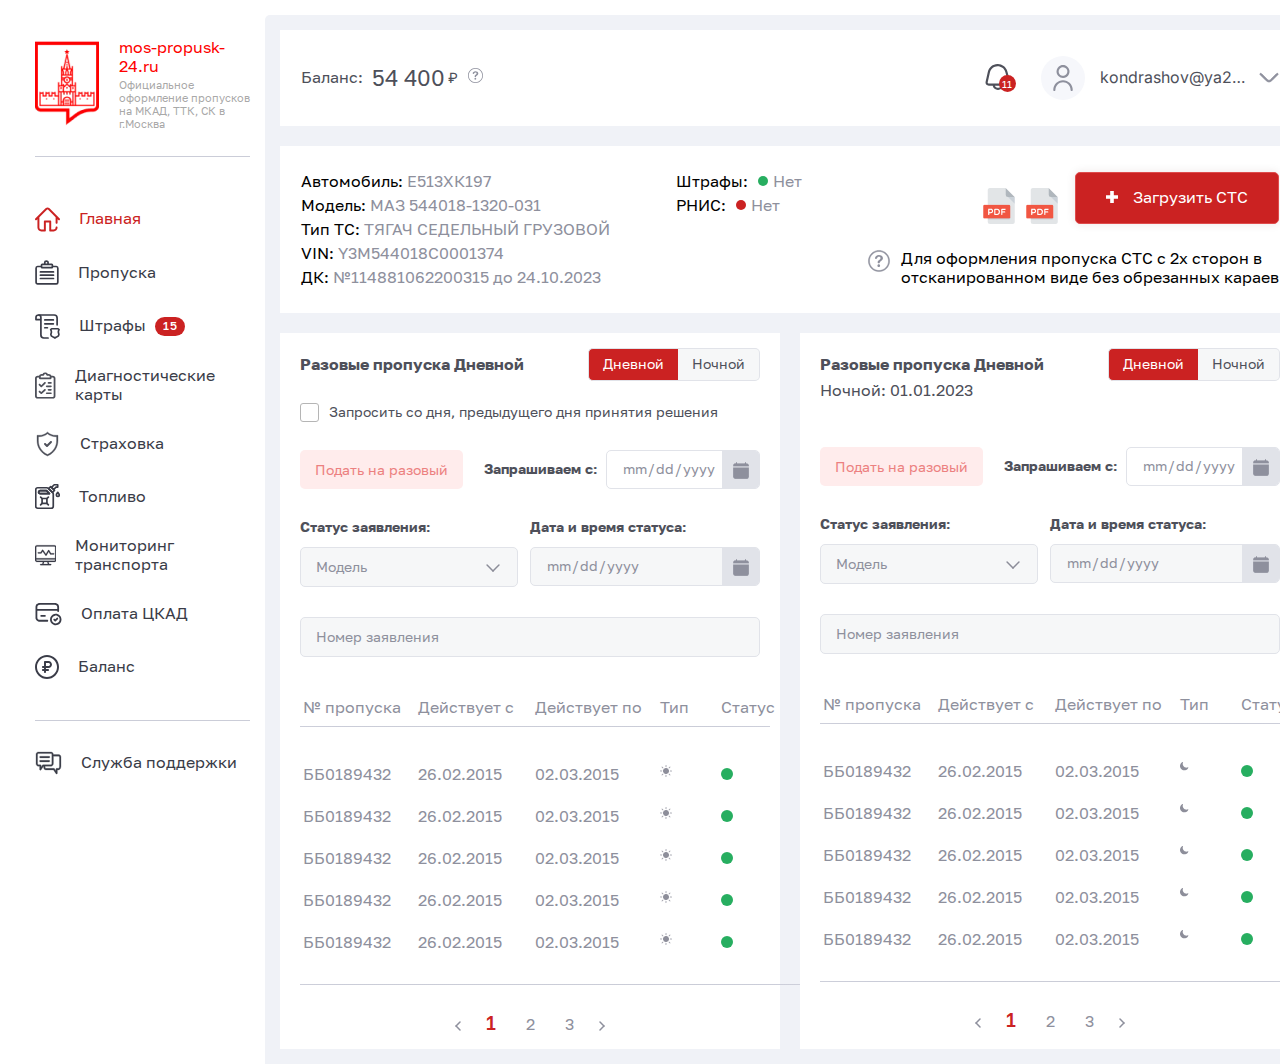
<file: view/view.html>
<!DOCTYPE html>
<html lang="en">
<head>
    <meta charset="UTF-8">
    <meta http-equiv="X-UA-Compatible" content="IE=edge">
    <meta name="viewport" content="width=device-width, initial-scale=1.0">
    <link rel="stylesheet" href="../css/style.css">
    <title>Document</title>
</head>
<body>
    <div class="wrapper">
        <main class="tc">
            <div class="container">
                <div class="tc-content">
                    <div class="tc-one">
                        <div class="tc-logo">
                            <div class="tc-logo-img">
                                <img src="../img/logo.png" alt="Логотип">
                            </div>
                            <div class="tc-texts">
                                <div class="tc-texts-title">mos-propusk-24.ru</div>
                                <div class="tc-texts-text">Официальное оформление пропусков на МКАД, ТТК, СК в г.Москва</div>
                            </div>
                        </div>
                        <nav class="tc-nav">
                            <ul class="tc-list">
                                <li class="tc-link-active"><a href="#" class="tc-link tc-link-one _tc-text">
                                    <svg width="25" height="29" viewBox="0 0 25 29" fill="none" xmlns="http://www.w3.org/2000/svg">
                                        <g clip-path="url(#clip0_73_1042)">
                                        <path d="M24.7162 13.5436L14.5409 3.30129C14.5279 3.2881 14.5143 3.27531 14.5006 3.26291C13.3895 2.2653 11.7105 2.26174 10.5952 3.25466C10.5813 3.26701 10.5679 3.27976 10.5547 3.29284L0.286713 13.5406C-0.0950251 13.9217 -0.0956599 14.54 0.285346 14.9217C0.666401 15.3035 1.28471 15.3041 1.6664 14.9231L2.4414 14.1496V22.5815C2.4414 24.7354 4.19374 26.4877 6.34765 26.4877H9.86328C10.4026 26.4877 10.8398 26.0505 10.8398 25.5112V17.5522H14.2578V25.5112C14.2578 26.0505 14.695 26.4877 15.2344 26.4877H18.6523C20.8062 26.4877 22.5586 24.7354 22.5586 22.5815C22.5586 22.0421 22.1214 21.6049 21.582 21.6049C21.0427 21.6049 20.6055 22.0421 20.6055 22.5815C20.6055 23.6584 19.7293 24.5346 18.6523 24.5346H16.2109V16.5756C16.2109 16.0362 15.7737 15.599 15.2344 15.599H9.86328C9.32392 15.599 8.88671 16.0362 8.88671 16.5756V24.5346H6.34765C5.2707 24.5346 4.39453 23.6584 4.39453 22.5815V12.2299C4.39453 12.2201 4.39438 12.2104 4.39409 12.2008L11.9114 4.69826C12.2773 4.38757 12.8139 4.38874 13.1784 4.70095L20.6055 12.177V17.6987C20.6055 18.238 21.0427 18.6752 21.582 18.6752C22.1214 18.6752 22.5586 18.238 22.5586 17.6987V14.143L23.3307 14.9202C23.5215 15.1123 23.7724 15.2085 24.0234 15.2085C24.2723 15.2085 24.5212 15.1139 24.7117 14.9247C25.0943 14.5446 25.0964 13.9262 24.7162 13.5436Z" fill="#3A3C48"/>
                                        </g>
                                        <defs>
                                        <clipPath id="clip0_73_1042">
                                        <rect width="25" height="29" fill="white"/>
                                        </clipPath>
                                        </defs>
                                    </svg>
                                    Главная
                                </a></li>
                                <li><a href="#" class="tc-link tc-link-two _tc-text">
                                    <svg width="24" height="28" viewBox="0 0 24 28" fill="none" xmlns="http://www.w3.org/2000/svg">
                                        <g clip-path="url(#clip0_73_965)">
                                        <mask id="mask0_73_965" style="mask-type:luminance" maskUnits="userSpaceOnUse" x="0" y="1" width="25" height="25">
                                        <path d="M0 1H25V26H0V1Z" fill="white"/>
                                        </mask>
                                        <g mask="url(#mask0_73_965)">
                                        <path d="M7.09591 5.34782H16.8185C17.1341 5.34782 17.3912 5.64979 17.3912 6.01801V7.94031C17.3912 8.3086 17.1341 8.60869 16.8185 8.60869H7.09591C6.78035 8.60869 6.52167 8.3086 6.52167 7.94031V6.01801C6.52167 5.64979 6.78035 5.34782 7.09591 5.34782Z" stroke="#3A3C48" stroke-width="1.7" stroke-miterlimit="10" stroke-linecap="round" stroke-linejoin="round"/>
                                        <path d="M17.6501 7.52174L21.3206 7.52174C22.1485 7.52174 22.826 8.27092 22.826 9.18623V23.2499C22.826 24.1653 22.1485 24.913 21.3206 24.913H2.59111C1.76449 24.913 1.08691 24.1653 1.08691 23.2499V9.18623C1.08691 8.27092 1.76449 7.52174 2.59111 7.52174L6.05487 7.52174" stroke="#3A3C48" stroke-width="1.7" stroke-miterlimit="10" stroke-linecap="round" stroke-linejoin="round"/>
                                        <path d="M13.0435 4.72705V3.22528C13.0435 2.59927 12.3093 2.08696 11.4123 2.08696C10.5153 2.08696 9.78119 2.59927 9.78119 3.22528V4.72705" stroke="#3A3C48" stroke-width="1.7" stroke-miterlimit="10" stroke-linecap="round" stroke-linejoin="round"/>
                                        <path d="M5.43475 12.9565H18.4782" stroke="#3A3C48" stroke-width="1.7" stroke-miterlimit="10" stroke-linecap="round" stroke-linejoin="round"/>
                                        <path d="M5.43475 16.2174H18.4782" stroke="#3A3C48" stroke-width="1.7" stroke-miterlimit="10" stroke-linecap="round" stroke-linejoin="round"/>
                                        <path d="M5.43475 19.4783H18.4782" stroke="#3A3C48" stroke-width="1.7" stroke-miterlimit="10" stroke-linecap="round" stroke-linejoin="round"/>
                                        </g>
                                        </g>
                                        <defs>
                                        <clipPath id="clip0_73_965">
                                        <rect width="24" height="28" fill="white"/>
                                        </clipPath>
                                        </defs>
                                    </svg>
                                    Пропуска
                                </a></li>
                                <li><a href="#" class="tc-link tc-link-two _tc-text">
                                    <svg width="25" height="29" viewBox="0 0 25 29" fill="none" xmlns="http://www.w3.org/2000/svg">
                                        <path d="M18.354 7.95703H9.81445" stroke="#3A3C48" stroke-width="1.7" stroke-miterlimit="10" stroke-linecap="round" stroke-linejoin="round"/>
                                        <path d="M18.354 11.8633H9.81445" stroke="#3A3C48" stroke-width="1.7" stroke-miterlimit="10" stroke-linecap="round" stroke-linejoin="round"/>
                                        <path d="M12.3969 15.7695H9.81445" stroke="#3A3C48" stroke-width="1.7" stroke-miterlimit="10" stroke-linecap="round" stroke-linejoin="round"/>
                                        <mask id="mask0_73_1047" style="mask-type:luminance" maskUnits="userSpaceOnUse" x="0" y="2" width="25" height="25">
                                        <path d="M0 2H25V27H0V2Z" fill="white"/>
                                        </mask>
                                        <g mask="url(#mask0_73_1047)">
                                        <path d="M19.873 26.0234C20.9415 24.6715 23.877 25.1836 23.877 22.6847C23.877 21.6196 23.3398 20.9771 23.3398 19.8711C23.3398 18.9903 24.0234 17.6459 24.0234 17.6459L23.1194 16.7447H16.6267L15.7227 17.6459C15.7227 17.6459 16.4062 18.9978 16.4062 19.8785C16.4062 20.9846 15.8691 21.638 15.8691 22.7031C15.8691 25.2021 18.8046 24.6715 19.873 26.0234Z" stroke="#3A3C48" stroke-width="1.7" stroke-miterlimit="10" stroke-linecap="round" stroke-linejoin="round"/>
                                        <path d="M5.66406 7.56641H0.976562V5.44253C0.976562 4.08067 2.08066 2.97661 3.44253 2.97676H3.44258C4.80435 2.97686 5.9082 4.08081 5.9082 5.44253V23.0938C5.9082 24.7118 7.21987 26.0234 8.83789 26.0234H13.0859" stroke="#3A3C48" stroke-width="1.7" stroke-miterlimit="10" stroke-linecap="round" stroke-linejoin="round"/>
                                        <path d="M3.95526 2.97656L19.1895 2.97671C20.8075 2.97671 22.1192 4.28838 22.1192 5.9064V12.8398" stroke="#3A3C48" stroke-width="1.7" stroke-miterlimit="10" stroke-linecap="round" stroke-linejoin="round"/>
                                        </g>
                                    </svg>
                                    Штрафы
                                    <span>15</span>
                                </a></li>
                                <li><a href="#" class="tc-link tc-link-one _tc-text">
                                    <svg width="23" height="29" viewBox="0 0 23 29" fill="none" xmlns="http://www.w3.org/2000/svg">
                                        <g clip-path="url(#clip0_73_1075)">
                                        <path d="M19.47 3.78263H17.9797C17.571 2.68193 16.4707 1.89129 15.18 1.89129H14.0204C13.6118 0.790477 12.5107 0 11.22 0C9.92926 0 8.82818 0.790477 8.41962 1.89129H7.26001C5.96936 1.89129 4.86898 2.68193 4.46031 3.78257H2.97C1.33234 3.78263 0 5.05529 0 6.61959V26.163C0 27.7273 1.33234 29 2.97 29H19.47C21.1077 29 22.44 27.7273 22.44 26.163V6.61959C22.44 5.05529 21.1077 3.78263 19.47 3.78263ZM6.26999 4.72825C6.26999 4.20681 6.71413 3.78257 7.26001 3.78257H9.24C9.78671 3.78257 10.23 3.35919 10.23 2.8369C10.23 2.31547 10.6741 1.89123 11.22 1.89123C11.7659 1.89123 12.2101 2.31547 12.2101 2.8369C12.2101 3.35913 12.6533 3.78257 13.2001 3.78257H15.18C15.7259 3.78257 16.17 4.20681 16.17 4.72825V5.67392H6.26999V4.72825ZM20.46 26.163C20.46 26.6845 20.0158 27.1087 19.4699 27.1087H2.97C2.42412 27.1087 1.97998 26.6845 1.97998 26.163V6.61959C1.97998 6.09816 2.42412 5.67392 2.97 5.67392H4.29001V6.61959C4.29001 7.14182 4.73325 7.56526 5.28003 7.56526H17.16C17.7068 7.56526 18.1501 7.14187 18.1501 6.61959V5.67392H19.4701C20.016 5.67392 20.4601 6.09816 20.4601 6.61959V26.163H20.46Z" fill="#4E505A"/>
                                        <path d="M11.59 10.9943C11.2035 10.6251 10.5766 10.6251 10.19 10.9943L6.92996 14.1083L5.64998 12.8857C5.26342 12.5164 4.63654 12.5164 4.24992 12.8857C3.86331 13.2549 3.86331 13.8537 4.24992 14.223L6.22996 16.1143C6.61658 16.4836 7.24341 16.4836 7.63002 16.1143L11.59 12.3317C11.9767 11.9624 11.9767 11.3636 11.59 10.9943Z" fill="#4E505A"/>
                                        <path d="M11.59 18.5595C11.2035 18.1903 10.5766 18.1903 10.19 18.5595L6.93002 21.6735L5.65004 20.4509C5.26349 20.0816 4.6366 20.0816 4.24998 20.4509C3.86337 20.8201 3.86337 21.4189 4.24998 21.7882L6.23003 23.6795C6.61664 24.0488 7.24347 24.0488 7.63008 23.6795L11.5901 19.8969C11.9767 19.5276 11.9767 18.9288 11.59 18.5595Z" fill="#4E505A"/>
                                        <path d="M17.49 10.7174H14.85C14.3033 10.7174 13.86 11.1408 13.86 11.663C13.86 12.1853 14.3032 12.6087 14.85 12.6087H17.49C18.0367 12.6087 18.48 12.1853 18.48 11.663C18.48 11.1408 18.0367 10.7174 17.49 10.7174Z" fill="#4E505A"/>
                                        <path d="M17.49 14.5H12.87C12.3233 14.5 11.88 14.9234 11.88 15.4457C11.88 15.9679 12.3232 16.3913 12.87 16.3913H17.49C18.0367 16.3913 18.48 15.968 18.48 15.4457C18.48 14.9234 18.0367 14.5 17.49 14.5Z" fill="#4E505A"/>
                                        <path d="M17.49 18.2826H14.85C14.3033 18.2826 13.86 18.706 13.86 19.2283C13.86 19.7506 14.3032 20.174 14.85 20.174H17.49C18.0367 20.174 18.48 19.7506 18.48 19.2283C18.48 18.706 18.0367 18.2826 17.49 18.2826Z" fill="#4E505A"/>
                                        <path d="M17.49 22.0652H12.87C12.3233 22.0652 11.88 22.4886 11.88 23.0109C11.88 23.5332 12.3232 23.9566 12.87 23.9566H17.49C18.0367 23.9566 18.48 23.5332 18.48 23.0109C18.48 22.4886 18.0367 22.0652 17.49 22.0652Z" fill="#4E505A"/>
                                        </g>
                                        <defs>
                                        <clipPath id="clip0_73_1075">
                                        <rect width="23" height="29" fill="white"/>
                                        </clipPath>
                                        </defs>
                                    </svg>
                                    Диагностические карты
                                </a></li>
                                <li><a href="#" class="tc-link tc-link-one _tc-text">
                                    <svg width="26" height="28" viewBox="0 0 26 28" fill="none" xmlns="http://www.w3.org/2000/svg">
                                        <path d="M20.5098 5.2917C17.7412 5.2917 15.0798 4.28487 13.0156 2.45675L12.5 2L11.9844 2.45675C9.9203 4.28492 7.25875 5.29175 4.4902 5.29175H2V10.6979C2 13.8285 2.89786 16.8786 4.59655 19.5183C6.29524 22.1579 8.7072 24.2513 11.5717 25.572L12.5 26L13.4283 25.572C16.2928 24.2513 18.7048 22.158 20.4035 19.5183C22.1021 16.8786 23 13.8285 23 10.6979V5.2917H20.5098ZM21.5803 10.6978C21.5803 13.56 20.7594 16.3485 19.2064 18.7618C17.6534 21.1752 15.4483 23.089 12.8293 24.2965L12.5 24.4483L12.1706 24.2965C9.55169 23.089 7.3466 21.1752 5.79356 18.7618C4.24057 16.3484 3.41973 13.56 3.41973 10.6978V6.69847H4.49025C7.41912 6.69847 10.2415 5.69811 12.5 3.87013C14.7585 5.69802 17.5809 6.69847 20.5098 6.69847H21.5804V10.6978H21.5803Z" fill="#4E505A" stroke="#3A3C48" stroke-width="0.3"/>
                                        <path d="M16.7071 11.2928C16.3167 10.9024 15.6834 10.9024 15.2929 11.2928L12 14.5858L10.7071 13.2929C10.3166 12.9024 9.68341 12.9024 9.29289 13.2929C8.90237 13.6834 8.90237 14.3166 9.29289 14.7071L11.2929 16.7071C11.6834 17.0976 12.3166 17.0976 12.7071 16.7071L16.7071 12.7071C17.0976 12.3166 17.0976 11.6834 16.7071 11.2928Z" fill="#4E505A"/>
                                    </svg>
                                    Страховка
                                </a></li>
                                <li><a href="#" class="tc-link tc-link-two _tc-text">
                                    <svg width="25" height="28" viewBox="0 0 25 28" fill="none" xmlns="http://www.w3.org/2000/svg">
                                        <mask id="mask0_73_997" style="mask-type:luminance" maskUnits="userSpaceOnUse" x="0" y="1" width="25" height="25">
                                        <path d="M0 1H25V26H0V1Z" fill="white"/>
                                        </mask>
                                        <g mask="url(#mask0_73_997)">
                                        <path d="M13.3165 5.32821L17.6966 9.70833C18.0629 10.0746 18.2686 10.5714 18.2686 11.0894V23.3144C18.2686 24.3931 17.3942 25.2676 16.3155 25.2676H2.68555C1.60688 25.2676 0.732422 24.3931 0.732422 23.3144V6.70926C0.732422 5.6306 1.60688 4.75614 2.68555 4.75614H11.9354C12.4534 4.75614 12.9502 4.96195 13.3165 5.32821Z" stroke="#3A3C48" stroke-width="1.7" stroke-miterlimit="10" stroke-linecap="round" stroke-linejoin="round"/>
                                        <path d="M15.6792 3.54769L19.4771 7.34564L17.4055 9.41722L13.6075 5.61928L15.6792 3.54769Z" stroke="#3A3C48" stroke-width="1.7" stroke-miterlimit="10" stroke-linecap="round" stroke-linejoin="round"/>
                                        <path d="M5.10596 7.68588H11.5309L14.4186 10.5736H5.10596C4.30854 10.5736 3.66211 9.92719 3.66211 9.12973C3.66211 8.33231 4.30854 7.68588 5.10596 7.68588Z" stroke="#3A3C48" stroke-width="1.7" stroke-miterlimit="10" stroke-linecap="round" stroke-linejoin="round"/>
                                        <path d="M5.10596 7.68588H11.5309L14.4186 10.5736H5.10596C4.30854 10.5736 3.66211 9.92719 3.66211 9.12973C3.66211 8.33231 4.30854 7.68588 5.10596 7.68588Z" stroke="#3A3C48" stroke-width="1.7" stroke-miterlimit="10" stroke-linecap="round" stroke-linejoin="round"/>
                                        <path d="M22.7051 1.73242V4.03091H21.0658L18.6141 6.48262L16.5425 4.41099L19.221 1.73242H22.7051Z" stroke="#3A3C48" stroke-width="1.7" stroke-miterlimit="10" stroke-linecap="round" stroke-linejoin="round"/>
                                        <path d="M24.2676 11.9863C24.2676 12.7953 23.6117 13.4512 22.8027 13.4512C21.9937 13.4512 21.3379 12.7953 21.3379 11.9863C21.3379 11.1773 22.8027 9.34961 22.8027 9.34961C22.8027 9.34961 24.2676 11.1773 24.2676 11.9863Z" stroke="#3A3C48" stroke-width="1.7" stroke-miterlimit="10" stroke-linecap="round" stroke-linejoin="round"/>
                                        <path d="M7.08527 15.5053H11.9158V20.3359H7.08527V15.5053Z" stroke="#3A3C48" stroke-width="1.7" stroke-miterlimit="10" stroke-linecap="round" stroke-linejoin="round"/>
                                        <path d="M11.9158 15.5053L13.3807 14.0405" stroke="#3A3C48" stroke-width="1.7" stroke-miterlimit="10" stroke-linecap="round" stroke-linejoin="round"/>
                                        <path d="M7.08527 15.5053L5.62042 14.0405" stroke="#3A3C48" stroke-width="1.7" stroke-miterlimit="10" stroke-linecap="round" stroke-linejoin="round"/>
                                        <path d="M11.9158 20.3359L13.3807 21.8008" stroke="#3A3C48" stroke-width="1.7" stroke-miterlimit="10" stroke-linecap="round" stroke-linejoin="round"/>
                                        <path d="M7.08527 20.3359L5.62042 21.8008" stroke="#3A3C48" stroke-width="1.7" stroke-miterlimit="10" stroke-linecap="round" stroke-linejoin="round"/>
                                        </g>
                                    </svg>
                                    Топливо
                                </a></li>
                                <li><a href="#" class="tc-link tc-link-one _tc-text">
                                    <svg width="24" height="28" viewBox="0 0 24 28" fill="none" xmlns="http://www.w3.org/2000/svg">
                                        <g clip-path="url(#clip0_73_1027)">
                                        <path d="M21.7969 3H2.20312C0.988312 3 0 3.95914 0 5.13809V19.6953C0 20.8742 0.988312 21.8334 2.20312 21.8334H8.805L8.10188 24.1079H6.375C5.98669 24.1079 5.67188 24.4134 5.67188 24.7903C5.67188 25.1671 5.98669 25.4727 6.375 25.4727H17.625C18.0133 25.4727 18.3281 25.1671 18.3281 24.7903C18.3281 24.4134 18.0133 24.1079 17.625 24.1079H15.8981L15.195 21.8334H21.7969C23.0117 21.8334 24 20.8742 24 19.6953V5.13809C24 3.95914 23.0117 3 21.7969 3ZM2.20312 4.36474H21.7969C22.2363 4.36474 22.5938 4.71165 22.5938 5.13809V17.5572H1.40625V5.13809C1.40625 4.71165 1.76372 4.36474 2.20312 4.36474ZM14.43 24.1079H9.57005L10.2732 21.8334H13.7269L14.43 24.1079ZM21.7969 20.4686H2.20312C1.76372 20.4686 1.40625 20.1217 1.40625 19.6953V18.9219H22.5938V19.6953C22.5938 20.1217 22.2363 20.4686 21.7969 20.4686Z" fill="#3A3C48" stroke="#3A3C48" stroke-width="0.2"/>
                                        <path d="M3.70312 12.2762H6.70312C6.94556 12.2762 7.17089 12.1549 7.29938 11.9554L8.5972 9.94023L11.7431 14.5198C12.0325 14.941 12.6794 14.9201 12.9386 14.4798L15.3429 10.3965L16.9752 13.0366C17.1023 13.2422 17.3311 13.368 17.5781 13.368H20.9531C21.3414 13.368 21.6562 13.0624 21.6562 12.6856C21.6562 12.3087 21.3414 12.0032 20.9531 12.0032H17.9762L15.931 8.69523C15.6537 8.24664 14.983 8.25715 14.7176 8.70774L12.2821 12.8441L9.16317 8.30382C8.87742 7.88785 8.25005 7.90432 7.98187 8.32066L6.31341 10.9114H3.70312C3.31481 10.9114 3 11.2169 3 11.5938C3 11.9706 3.31481 12.2762 3.70312 12.2762Z" fill="#3A3C48" stroke="#3A3C48" stroke-width="0.2"/>
                                        </g>
                                        <defs>
                                        <clipPath id="clip0_73_1027">
                                        <rect width="24" height="28" fill="white"/>
                                        </clipPath>
                                        </defs>
                                    </svg>
                                    Мониторинг транспорта
                                </a></li>
                                <li><a href="#" class="tc-link tc-link-one _tc-text">
                                    <svg width="27" height="28" viewBox="0 0 27 28" fill="none" xmlns="http://www.w3.org/2000/svg">
                                        <path d="M12.2916 19.8438H5.04165C3.13611 19.8438 2.3229 19.0305 2.3229 17.125V10.7813H22.2604V11.0833C22.2604 11.3237 22.3559 11.5542 22.5258 11.7242C22.6958 11.8941 22.9263 11.9896 23.1667 11.9896C23.407 11.9896 23.6375 11.8941 23.8075 11.7242C23.9774 11.5542 24.0729 11.3237 24.0729 11.0833V7.45834C24.1439 6.84612 24.0755 6.22579 23.8728 5.64374C23.6702 5.06169 23.3386 4.53299 22.9028 4.09719C22.467 3.66139 21.9383 3.32977 21.3562 3.12715C20.7742 2.92452 20.1539 2.85613 19.5417 2.92709H5.04165C4.42944 2.85613 3.8091 2.92452 3.22705 3.12715C2.645 3.32977 2.1163 3.66139 1.6805 4.09719C1.2447 4.53299 0.913088 5.06169 0.710461 5.64374C0.507834 6.22579 0.439441 6.84612 0.5104 7.45834V17.125C0.439441 17.7372 0.507834 18.3576 0.710461 18.9396C0.913088 19.5217 1.2447 20.0504 1.6805 20.4862C2.1163 20.9219 2.645 21.2536 3.22705 21.4562C3.8091 21.6588 4.42944 21.7272 5.04165 21.6563H12.2916C12.532 21.6563 12.7625 21.5608 12.9325 21.3908C13.1024 21.2209 13.1979 20.9904 13.1979 20.75C13.1979 20.5097 13.1024 20.2791 12.9325 20.1092C12.7625 19.9392 12.532 19.8438 12.2916 19.8438ZM5.04165 4.73959H19.5417C21.4472 4.73959 22.2604 5.5528 22.2604 7.45834V8.96875H2.3229V7.45834C2.3229 5.5528 3.13611 4.73959 5.04165 4.73959ZM9.87498 15.0104C10.1153 15.0104 10.3458 15.1059 10.5158 15.2759C10.6858 15.4458 10.7812 15.6763 10.7812 15.9167C10.7812 16.157 10.6858 16.3875 10.5158 16.5575C10.3458 16.7274 10.1153 16.8229 9.87498 16.8229H6.24998C6.00963 16.8229 5.77912 16.7274 5.60917 16.5575C5.43921 16.3875 5.34373 16.157 5.34373 15.9167C5.34373 15.6763 5.43921 15.4458 5.60917 15.2759C5.77912 15.1059 6.00963 15.0104 6.24998 15.0104H9.87498ZM20.75 13.8021C19.6148 13.8021 18.5051 14.1387 17.5612 14.7694C16.6174 15.4001 15.8817 16.2965 15.4473 17.3452C15.0129 18.394 14.8992 19.548 15.1207 20.6614C15.3421 21.7748 15.8888 22.7975 16.6915 23.6002C17.4942 24.4029 18.5169 24.9495 19.6302 25.171C20.7436 25.3924 21.8977 25.2788 22.9464 24.8444C23.9952 24.4099 24.8916 23.6743 25.5223 22.7304C26.1529 21.7865 26.4896 20.6769 26.4896 19.5417C26.4876 18.02 25.8823 16.5613 24.8064 15.4853C23.7304 14.4093 22.2716 13.804 20.75 13.8021ZM20.75 23.4688C19.9733 23.4688 19.214 23.2384 18.5682 22.8069C17.9224 22.3754 17.4191 21.7621 17.1218 21.0445C16.8246 20.3269 16.7468 19.5373 16.8984 18.7755C17.0499 18.0138 17.4239 17.314 17.9731 16.7648C18.5223 16.2156 19.2221 15.8416 19.9838 15.69C20.7456 15.5385 21.5352 15.6163 22.2528 15.9135C22.9704 16.2108 23.5837 16.7141 24.0152 17.3599C24.4467 18.0057 24.6771 18.765 24.6771 19.5417C24.6758 20.5828 24.2616 21.5809 23.5254 22.3171C22.7892 23.0533 21.7911 23.4675 20.75 23.4688ZM22.9008 17.8935C22.985 17.9777 23.0518 18.0776 23.0974 18.1876C23.143 18.2976 23.1665 18.4155 23.1665 18.5345C23.1665 18.6536 23.143 18.7715 23.0974 18.8815C23.0518 18.9915 22.985 19.0914 22.9008 19.1755L20.8877 21.1898C20.7174 21.3593 20.487 21.4545 20.2467 21.4545C20.0065 21.4545 19.776 21.3593 19.6057 21.1898L18.5991 20.1821C18.4391 20.0103 18.3519 19.7831 18.3561 19.5483C18.3602 19.3135 18.4553 19.0895 18.6214 18.9235C18.7874 18.7574 19.0114 18.6623 19.2462 18.6582C19.481 18.654 19.7082 18.7412 19.88 18.9013L20.2425 19.2638L21.6164 17.8899C21.7007 17.8054 21.801 17.7384 21.9113 17.6929C22.0217 17.6473 22.1399 17.624 22.2593 17.6243C22.3787 17.6247 22.4969 17.6486 22.607 17.6948C22.7171 17.741 22.8169 17.8085 22.9008 17.8935Z" fill="#3A3C48"/>
                                    </svg>
                                    Оплата ЦКАД
                                </a></li>
                                <li><a href="#" class="tc-link tc-link-one _tc-text">
                                    <svg width="24" height="28" viewBox="0 0 24 28" fill="none" xmlns="http://www.w3.org/2000/svg">
                                        <g clip-path="url(#clip0_73_1099)">
                                        <path d="M20.4835 5.51674C15.795 0.828269 8.20592 0.827565 3.51679 5.51674C-1.17173 10.2052 -1.17248 17.7943 3.51679 22.4834C8.20526 27.1719 15.7943 27.1726 20.4835 22.4834C25.1719 17.795 25.1727 10.2059 20.4835 5.51674ZM12.0001 24.0265C6.4715 24.0265 1.97364 19.5286 1.97364 14.0001C1.97364 8.47149 6.4715 3.97369 12.0001 3.97369C17.5287 3.97369 22.0265 8.47154 22.0265 14.0001C22.0265 19.5287 17.5287 24.0265 12.0001 24.0265Z" fill="#3A3C48"/>
                                        <path d="M13.5016 8.00916H9.99781C9.45357 8.00916 9.01238 8.45035 9.01238 8.99459V13.0146H7.99569C7.45145 13.0146 7.01025 13.4558 7.01025 14C7.01025 14.5442 7.45145 14.9854 7.99569 14.9854H9.01238V16.0178H7.99569C7.45145 16.0178 7.01025 16.459 7.01025 17.0032C7.01025 17.5475 7.45145 17.9887 7.99569 17.9887H9.01238V19.0054C9.01238 19.5496 9.45357 19.9908 9.99781 19.9908C10.5421 19.9908 10.9832 19.5496 10.9832 19.0054V17.9887H13.001C13.5453 17.9887 13.9865 17.5475 13.9865 17.0032C13.9865 16.459 13.5453 16.0178 13.001 16.0178H10.9832V14.9854H13.5016C15.4249 14.9854 16.9897 13.4207 16.9897 11.4973C16.9897 9.57393 15.425 8.00916 13.5016 8.00916ZM13.5016 13.0145H10.9832V9.97998H13.5016C14.3382 9.97998 15.0188 10.6606 15.0188 11.4972C15.0188 12.3339 14.3382 13.0145 13.5016 13.0145Z" fill="#3A3C48"/>
                                        </g>
                                        <defs>
                                        <clipPath id="clip0_73_1099">
                                        <rect width="24" height="28" fill="white"/>
                                        </clipPath>
                                        </defs>
                                    </svg>
                                    Баланс
                                </a></li>
                            </ul>
                        </nav>
                        <a href="#" class="tc-link tc-link-one _tc-text">
                            <svg width="27" height="24" viewBox="0 0 27 24" fill="none" xmlns="http://www.w3.org/2000/svg">
                                <path d="M23.7666 3.5759H18.4038C18.3957 2.15405 17.3973 1.00006 16.1708 1.00006H3.2334C2.00191 1.00006 1 2.1634 1 3.59322V12.6226C1 14.0525 2.00191 15.2158 3.2334 15.2158H4.61387V18.4918C4.61387 18.8382 4.83868 19.144 5.16759 19.2449C5.24278 19.268 5.31934 19.2791 5.39508 19.2791C5.65055 19.2791 5.89601 19.1524 6.04381 18.9305L8.51798 15.2158H8.59616C8.60426 16.6377 8.59616 18.7494 10.8292 18.9367H18.482L20.9561 22.6514C21.1039 22.8734 21.3494 23.0001 21.6049 23.0001C21.6806 23.0001 21.7572 22.9889 21.8324 22.9659C22.1613 22.8649 22.3861 22.5592 22.3861 22.2127V18.9367H23.7666C24.9981 18.9367 26 16.6283 26 15.1985V6.16902C26 4.73914 24.9981 3.5759 23.7666 3.5759ZM6.17638 14.4285C6.17638 13.9937 5.82657 13.6413 5.39513 13.6413H3.2334C2.91607 13.6413 2.5625 13.2229 2.5625 12.6226V3.59322C2.5625 2.99293 2.91607 2.5746 3.2334 2.5746H16.1708C16.4882 2.5746 16.8417 2.99293 16.8417 3.59322V12.6226C16.8417 13.2229 16.4882 13.6413 16.1708 13.6413H8.10148C7.83121 13.6413 7.59308 13.7796 7.4528 13.9898L6.17643 15.9061L6.17638 14.4285ZM24.4375 15.1985C24.4375 15.7987 24.084 17.3622 23.7666 17.3622H21.6049C21.1734 17.3622 20.8236 17.7146 20.8236 18.1495V19.6271L19.5473 17.7107C19.3967 17.4846 19.15 17.3624 18.8986 17.3622C18.8986 17.3622 11.4995 17.3622 10.8292 17.3622C10.159 17.3622 10.1658 15.8066 10.159 15.2158H16.1708C17.4023 15.2158 18.4042 14.0525 18.4042 12.6226V5.15044H23.7666C24.084 5.15044 24.4375 5.56878 24.4375 6.16902V15.1985ZM14.1135 10.9121H5.23209C4.80064 10.9121 4.45084 10.5597 4.45084 10.1248C4.45084 9.69003 4.80064 9.33758 5.23209 9.33758H14.1135C14.5449 9.33758 14.8948 9.69003 14.8948 10.1248C14.8948 10.5597 14.5449 10.9121 14.1135 10.9121ZM4.50943 6.09108C4.50943 5.65626 4.85924 5.30381 5.29068 5.30381H14.1721C14.6035 5.30381 14.9533 5.65626 14.9533 6.09108C14.9533 6.5259 14.6035 6.87835 14.1721 6.87835H5.29068C4.85924 6.87835 4.50943 6.5259 4.50943 6.09108Z" fill="#3A3C48" stroke="#4E505A" stroke-width="0.3"/>
                            </svg>
                            Служба поддержки
                        </a>
                    </div>
                    <div class="tc-two">
                        <div class="tc-top tc-style">
                            <div class="tc-top-money _tc-text">
                                Баланс:
                                <span class="tc-top-total">54 400</span>
                                <p>₽</p>
                                <div class="tc-top-question">
                                    <svg width="15" height="15" viewBox="0 0 15 15" fill="none" xmlns="http://www.w3.org/2000/svg">
                                        <g clip-path="url(#clip0_73_835)">
                                        <path d="M7.45365 4.5388C8.1475 4.5388 8.56433 4.9089 8.56433 5.53322C8.56433 6.66708 6.54036 6.97961 6.54036 8.35572C6.54036 8.72582 6.78261 9.13031 7.28019 9.13031C8.04357 9.13031 7.95123 8.56357 8.229 8.15833C8.59872 7.61514 10.3225 7.0368 10.3225 5.53284C10.3225 3.90252 8.86565 3.21951 7.38486 3.21951C5.97436 3.21951 4.67825 4.22589 4.67825 5.35975C4.67825 5.82219 5.02555 6.06519 5.43042 6.06519C6.55157 6.06557 5.97361 4.5388 7.45365 4.5388Z" fill="#8E909D"/>
                                        <path d="M8.27497 10.8313C8.27497 10.3105 7.84692 9.88287 7.32653 9.88287C6.80615 9.88287 6.3781 10.3113 6.3781 10.8313C6.3781 11.3521 6.80615 11.7797 7.32653 11.7797C7.84692 11.7797 8.27497 11.3521 8.27497 10.8313Z" fill="#8E909D"/>
                                        <path d="M15 7.5C15 3.36457 11.6354 0 7.5 0C3.36457 0 0 3.36457 0 7.5C0 11.6354 3.36457 15 7.5 15C11.6354 15 15 11.6358 15 7.5ZM0.747682 7.5C0.747682 3.77692 3.77692 0.747682 7.5 0.747682C11.2231 0.747682 14.2523 3.77692 14.2523 7.5C14.2523 11.2231 11.2231 14.2523 7.5 14.2523C3.77692 14.2523 0.747682 11.2231 0.747682 7.5Z" fill="#8E909D"/>
                                        </g>
                                        <defs>
                                        <clipPath id="clip0_73_835">
                                        <rect width="15" height="15" fill="white"/>
                                        </clipPath>
                                        </defs>
                                    </svg>
                                    <div class="tc-top-question-block">
                                        <div class="tc-top-question-item">
                                            Основ. <span class="_tc-text">52 000 ₽</span>
                                        </div>
                                        <div class="tc-top-question-item">
                                            Основ. <span class="_tc-text">2 000 ₽</span>
                                        </div>
                                        <div class="tc-top-question-item">
                                            Основ. <span class="_tc-text">400 ₽</span>
                                        </div>
                                    </div>
                                </div>
                            </div>
                            <div class="tc-top-menu">
                                <a href="#" class="tc-top-notice">
                                    <svg width="26" height="26" viewBox="0 0 26 26" fill="none" xmlns="http://www.w3.org/2000/svg">
                                        <path d="M25.1973 17.55L22.3806 7.39808C21.7791 5.22645 20.4686 3.3184 18.6575 1.9776C16.8464 0.636812 14.6389 -0.0596725 12.3863 -0.000999514C10.1336 0.0576735 7.96537 0.868132 6.22655 2.30139C4.48772 3.73464 3.27826 5.70833 2.79067 7.90833L0.612083 17.7125C0.506667 18.1875 0.509238 18.6801 0.619607 19.1539C0.729977 19.6278 0.945327 20.0708 1.24977 20.4503C1.55421 20.8298 1.93998 21.1361 2.37861 21.3467C2.81725 21.5572 3.29755 21.6665 3.78408 21.6667H7.69167C7.94031 22.8911 8.60462 23.992 9.57205 24.7827C10.5395 25.5735 11.7505 26.0054 13 26.0054C14.2495 26.0054 15.4605 25.5735 16.4279 24.7827C17.3954 23.992 18.0597 22.8911 18.3083 21.6667H22.0675C22.5681 21.6664 23.0619 21.5506 23.5104 21.3281C23.9588 21.1056 24.3498 20.7825 24.6529 20.384C24.9559 19.9856 25.1628 19.5225 25.2575 19.0309C25.3521 18.5393 25.3307 18.0325 25.1973 17.55ZM13 23.8333C12.3302 23.8306 11.6777 23.6209 11.1316 23.2331C10.5855 22.8452 10.1726 22.2981 9.94933 21.6667H16.0507C15.8274 22.2981 15.4145 22.8452 14.8684 23.2331C14.3223 23.6209 13.6698 23.8306 13 23.8333ZM22.9288 19.0721C22.8277 19.2061 22.6967 19.3145 22.5462 19.3889C22.3957 19.4632 22.2299 19.5012 22.0621 19.5H3.78408C3.62187 19.5 3.46173 19.4635 3.31548 19.3933C3.16924 19.3231 3.04063 19.221 2.93914 19.0944C2.83765 18.9679 2.76588 18.8202 2.72912 18.6622C2.69236 18.5042 2.69155 18.3399 2.72675 18.1816L4.90533 8.37741C5.28922 6.6508 6.23925 5.10206 7.60441 3.9774C8.96957 2.85273 10.6715 2.21668 12.4397 2.17036C14.2078 2.12404 15.9407 2.6701 17.3629 3.72175C18.7851 4.7734 19.8149 6.27027 20.2887 7.97441L23.1053 18.1263C23.1513 18.2869 23.1593 18.4559 23.1287 18.62C23.098 18.7842 23.0296 18.939 22.9288 19.0721Z" fill="#4E505A"/>
                                    </svg>
                                    <span class="tc-top-notice">11</span> 
                                </a>
                                <div class="tc-top-user">
                                    <div class="tc-top-user-img">
                                        <svg width="26" height="26" viewBox="0 0 26 26" fill="none" xmlns="http://www.w3.org/2000/svg">
                                            <g clip-path="url(#clip0_73_1108)">
                                            <path d="M13 13C14.2856 13 15.5423 12.6188 16.6112 11.9046C17.6801 11.1903 18.5132 10.1752 19.0052 8.98745C19.4972 7.79973 19.6259 6.49279 19.3751 5.23192C19.1243 3.97104 18.5052 2.81285 17.5962 1.90381C16.6872 0.994768 15.529 0.375703 14.2681 0.124899C13.0072 -0.125905 11.7003 0.00281636 10.5126 0.494786C9.32484 0.986756 8.30968 1.81988 7.59545 2.8888C6.88122 3.95772 6.5 5.21442 6.5 6.5C6.50172 8.22338 7.18709 9.87568 8.40571 11.0943C9.62432 12.3129 11.2766 12.9983 13 13ZM13 2.16667C13.8571 2.16667 14.6949 2.42082 15.4075 2.89697C16.1201 3.37312 16.6755 4.0499 17.0035 4.84171C17.3315 5.63352 17.4173 6.50481 17.2501 7.34539C17.0829 8.18598 16.6702 8.95811 16.0641 9.56413C15.4581 10.1702 14.686 10.5829 13.8454 10.7501C13.0048 10.9173 12.1335 10.8315 11.3417 10.5035C10.5499 10.1755 9.87312 9.62009 9.39697 8.90747C8.92081 8.19486 8.66667 7.35706 8.66667 6.5C8.66667 5.35073 9.12321 4.24853 9.93587 3.43587C10.7485 2.62322 11.8507 2.16667 13 2.16667Z" fill="#8E909D"/>
                                            <path d="M13 15.1667C10.415 15.1695 7.93673 16.1977 6.10888 18.0255C4.28102 19.8534 3.25287 22.3317 3.25 24.9167C3.25 25.204 3.36414 25.4795 3.5673 25.6827C3.77047 25.8859 4.04602 26 4.33333 26C4.62065 26 4.8962 25.8859 5.09937 25.6827C5.30253 25.4795 5.41667 25.204 5.41667 24.9167C5.41667 22.9054 6.21562 20.9766 7.63777 19.5544C9.05992 18.1323 10.9888 17.3333 13 17.3333C15.0112 17.3333 16.9401 18.1323 18.3622 19.5544C19.7844 20.9766 20.5833 22.9054 20.5833 24.9167C20.5833 25.204 20.6975 25.4795 20.9006 25.6827C21.1038 25.8859 21.3793 26 21.6667 26C21.954 26 22.2295 25.8859 22.4327 25.6827C22.6359 25.4795 22.75 25.204 22.75 24.9167C22.7471 22.3317 21.719 19.8534 19.8911 18.0255C18.0633 16.1977 15.585 15.1695 13 15.1667Z" fill="#8E909D"/>
                                            </g>
                                            <defs>
                                            <clipPath id="clip0_73_1108">
                                            <rect width="26" height="26" fill="white"/>
                                            </clipPath>
                                            </defs>
                                        </svg>
                                    </div>
                                    <div class="tc-top-user-names">
                                        <a href="#" class="tc-top-user-name _tc-text">kondrashov@ya23214</a>
                                        <div class="tc-top-user-arrow">
                                            <svg width="20" height="11" viewBox="0 0 20 11" fill="none" xmlns="http://www.w3.org/2000/svg">
                                                <path d="M18.9999 2.12251C19.0005 2.22122 18.9815 2.31906 18.9442 2.41044C18.9069 2.50182 18.8519 2.58493 18.7824 2.65501L12.6549 8.78251C12.3066 9.13174 11.8927 9.40881 11.4371 9.59786C10.9816 9.7869 10.4931 9.88422 9.99989 9.88422C9.50664 9.88422 9.01823 9.7869 8.56264 9.59786C8.10705 9.40881 7.69324 9.13174 7.34489 8.78251L1.21739 2.65501C1.14747 2.58508 1.092 2.50207 1.05415 2.4107C1.0163 2.31933 0.996826 2.22141 0.996826 2.12251C0.996826 2.02362 1.0163 1.92569 1.05415 1.83433C1.09199 1.74296 1.14747 1.65994 1.21739 1.59001C1.28732 1.52008 1.37034 1.46461 1.46171 1.42677C1.55307 1.38892 1.651 1.36944 1.74989 1.36944C1.84879 1.36944 1.94671 1.38892 2.03808 1.42677C2.12945 1.46461 2.21247 1.52008 2.28239 1.59001L8.40989 7.71751C8.83177 8.13886 9.40364 8.37553 9.99989 8.37553C10.5961 8.37553 11.168 8.13886 11.5899 7.71751L17.7174 1.59001C17.7871 1.51972 17.8701 1.46392 17.9615 1.42584C18.0529 1.38777 18.1509 1.36816 18.2499 1.36816C18.3489 1.36816 18.4469 1.38777 18.5383 1.42584C18.6297 1.46392 18.7127 1.51972 18.7824 1.59001C18.8519 1.66009 18.9069 1.7432 18.9442 1.83458C18.9815 1.92596 19.0005 2.02381 18.9999 2.12251Z" fill="#8E909D" stroke="#8E909D"/>
                                                </svg>
                                                
                                        </div>
                                    </div>
                                </div>
                            </div>
                        </div>
                        <div class="tc-body view-body tc-style">
                            <div class="view-body-texts">
                                <div class="view-body-text _text">Автомобиль: <span>Е513ХК197 </span></div>
                                <div class="view-body-text _text">Модель: <span>МАЗ 544018-1320-031 </span></div>
                                <div class="view-body-text _text">Тип ТС: <span>ТЯГАЧ СЕДЕЛЬНЫЙ ГРУЗОВОЙ</span></div>
                                <div class="view-body-text _text">VIN: <span>Y3M544018C0001374</span></div>
                                <div class="view-body-text _text">ДК: <span>№114881062200315 до 24.10.2023</span></div>
                            </div>
                            <div class="view-body-center">
                                <div class="view-body-center-text _text">Штрафы: <span>Нет</span></div>
                                <div class="view-body-center-text _text">РНИС: <span>Нет</span></div>
                            </div>
                            <div class="view-body-right">
                                <div class="view-body-right-imgs">
                                    <div class="view-body-right-img">
                                        <img src="../img/view-pdf.png" alt="">
                                        <img src="../img/view-pdf.png" alt="">
                                    </div>
                                    <button id="5" type="button" class="tc-body-btn-red _tc-text _pop-btn"><span>
                                    <svg width="12" height="12" viewBox="0 0 12 12" fill="none" xmlns="http://www.w3.org/2000/svg">
                                    <path d="M4.18824 12V7.74118H0V4.25882H4.18824V0H7.81176V4.25882H12V7.74118H7.81176V12H4.18824Z" fill="white"/>
                                    </svg>
                                    </span> Загрузить СТС
                                </button>
                                </div>
                                <div class="view-body-right-text _text">
                                    <svg width="24" height="24" viewBox="0 0 24 24" fill="none" xmlns="http://www.w3.org/2000/svg">
                                        <path d="M11.9353 7.81944C12.9148 7.81944 13.5033 8.34194 13.5033 9.22333C13.5033 10.8241 10.6459 11.2653 10.6459 13.208C10.6459 13.7305 10.9879 14.3016 11.6904 14.3016C12.7681 14.3016 12.6378 13.5015 13.0299 12.9294C13.5519 12.1625 15.9854 11.346 15.9854 9.2228C15.9854 6.92117 13.9287 5.95692 11.8382 5.95692C9.84689 5.95692 8.01709 7.3777 8.01709 8.97844C8.01709 9.6313 8.50739 9.97435 9.07897 9.97435C10.6618 9.97488 9.84583 7.81944 11.9353 7.81944Z" fill="#8E909D"/>
                                        <path d="M13.0939 16.703C13.0939 15.9678 12.4896 15.364 11.755 15.364C11.0203 15.364 10.416 15.9689 10.416 16.703C10.416 17.4382 11.0203 18.042 11.755 18.042C12.4896 18.042 13.0939 17.4382 13.0939 16.703Z" fill="#8E909D"/>
                                        <path d="M22.5881 12C22.5881 6.16175 17.8381 1.41177 11.9999 1.41177C6.1616 1.41177 1.41162 6.16175 1.41162 12C1.41162 17.8383 6.1616 22.5882 11.9999 22.5882C17.8381 22.5882 22.5881 17.8388 22.5881 12ZM2.46717 12C2.46717 6.74389 6.74374 2.46732 11.9999 2.46732C17.256 2.46732 21.5325 6.74389 21.5325 12C21.5325 17.2561 17.256 21.5327 11.9999 21.5327C6.74374 21.5327 2.46717 17.2561 2.46717 12Z" fill="#8E909D" stroke="#8E909D" stroke-width="0.5"/>
                                    </svg>
                                    Для оформления пропуска СТС с 2х сторон в отсканированном виде без обрезанных караев  
                                </div>
                            </div>
                        </div>
                        <div class="view-mini tc-style">
                            <div class="view-body-right">
                                <div class="view-body-right-imgs">
                                    <button id="5" type="button" class="tc-body-btn-red _tc-text _pop-btn"><span>
                                        <svg width="12" height="12" viewBox="0 0 12 12" fill="none" xmlns="http://www.w3.org/2000/svg">
                                        <path d="M4.18824 12V7.74118H0V4.25882H4.18824V0H7.81176V4.25882H12V7.74118H7.81176V12H4.18824Z" fill="white"/>
                                        </svg>
                                        </span> Загрузить СТС
                                    </button>
                                    <div class="view-body-right-img">
                                        <img src="../img/view-pdf.png" alt="">
                                        <img src="../img/view-pdf.png" alt="">
                                    </div>
                                </div>
                                <div class="view-body-right-text _text">
                                    <svg width="24" height="24" viewBox="0 0 24 24" fill="none" xmlns="http://www.w3.org/2000/svg">
                                        <path d="M11.9353 7.81944C12.9148 7.81944 13.5033 8.34194 13.5033 9.22333C13.5033 10.8241 10.6459 11.2653 10.6459 13.208C10.6459 13.7305 10.9879 14.3016 11.6904 14.3016C12.7681 14.3016 12.6378 13.5015 13.0299 12.9294C13.5519 12.1625 15.9854 11.346 15.9854 9.2228C15.9854 6.92117 13.9287 5.95692 11.8382 5.95692C9.84689 5.95692 8.01709 7.3777 8.01709 8.97844C8.01709 9.6313 8.50739 9.97435 9.07897 9.97435C10.6618 9.97488 9.84583 7.81944 11.9353 7.81944Z" fill="#8E909D"/>
                                        <path d="M13.0939 16.703C13.0939 15.9678 12.4896 15.364 11.755 15.364C11.0203 15.364 10.416 15.9689 10.416 16.703C10.416 17.4382 11.0203 18.042 11.755 18.042C12.4896 18.042 13.0939 17.4382 13.0939 16.703Z" fill="#8E909D"/>
                                        <path d="M22.5881 12C22.5881 6.16175 17.8381 1.41177 11.9999 1.41177C6.1616 1.41177 1.41162 6.16175 1.41162 12C1.41162 17.8383 6.1616 22.5882 11.9999 22.5882C17.8381 22.5882 22.5881 17.8388 22.5881 12ZM2.46717 12C2.46717 6.74389 6.74374 2.46732 11.9999 2.46732C17.256 2.46732 21.5325 6.74389 21.5325 12C21.5325 17.2561 17.256 21.5327 11.9999 21.5327C6.74374 21.5327 2.46717 17.2561 2.46717 12Z" fill="#8E909D" stroke="#8E909D" stroke-width="0.5"/>
                                    </svg>
                                    Для оформления пропуска СТС с 2х сторон в отсканированном виде без обрезанных караев  
                                </div>
                            </div>
                        </div>
                        <div class="view-tabel">
                            <div class="view-column tc-style">
                                <div class="view-p">
                                    <div class="view-column-top">
                                        <div class="view-column-name _text">Разовые пропуска Дневной</div>
                                        <div class="view-column-days view-column-days-one">
                                            <div class="view-column-days-day view-column-days-day-one view-column-days-day-active">Дневной</div>
                                            <div class="view-column-days-day view-column-days-day-two">Ночной</div>
                                        </div>
                                    </div>
                                    <div class="view-column-check">
                                        <input type="checkbox" id="checkbox-id-two" />
                                        <label for="checkbox-id-two">Запросить со дня, предыдущего дня принятия решения</label>
                                    </div>
                                    <div class="view-column-block">
                                        <button class="view-column-btn">Подать на разовый</button>
                                        <div class="view-column-block-box view-df">
                                            <div class="view-column-block-text">Запрашиваем с:</div>
                                            <input type="date">
                                        </div>
                                    </div>
                                    <div class="view-column-block">
                                        <div class="view-column-block-container">
                                            <div class="view-column-block-text">Статус заявления:</div>
                                            <div class="online-block online-select">
                                                <input value="Модель" type="text" class="online-select-input">
                                                <svg width="20" height="20" viewBox="0 0 20 20" fill="none" xmlns="http://www.w3.org/2000/svg">
                                                    <line x1="4.06066" y1="7.99997" x2="10" y2="13.9393" stroke="#8C8D99" stroke-width="1.5" stroke-linecap="round"/>
                                                    <line x1="0.75" y1="-0.75" x2="9.14949" y2="-0.75" transform="matrix(-0.707107 0.707107 0.707107 0.707107 17 7.99997)" stroke="#8C8D99" stroke-width="1.5" stroke-linecap="round"/>
                                                    </svg>
                                                    
                                                <div class="online-block-items">
                                                    <div class="online-block-item">Марка-2</div>
                                                    <div class="online-block-item">Марка-3</div>
                                                    <div class="online-block-item">Марка-4</div>
                                                </div>
                                            </div>
                                        </div>
                                        <div class="view-column-block-container">
                                            <div class="view-column-block-text">Дата и время статуса:</div>
                                            <div class="view-column-block-box">
                                                <input type="date">
                                            </div>
                                        </div>
                                    </div>
                                    <input placeholder="Номер заявления" type="text" class="view-column-input">
                                </div>
                                <table class="tc-table" >
                                    <tr >
                                        <th>№ пропуска</th>
                                        <th>Действует с</th>
                                        <th>Действует по</th>
                                        <th>Тип</th>
                                        <th>Статус</th>
                                    </tr>
                                    <tr>
                                        <td>ББ0189432</td>
                                        <td>26.02.2015</td>
                                        <td>02.03.2015</td>
                                        <td>
                                            <span>
                                                <img src="../img/sun.png" alt="">
                                                <p>Ночь</p>
                                            </span>
                                        </td>
                                        <td>
                                            <span>
                                                <p>выдан</p>
                                            </span>
                                        </td>
                                    </tr>
                                    <tr>
                                        <td>ББ0189432</td>
                                        <td>26.02.2015</td>
                                        <td>02.03.2015</td>
                                        <td>
                                            <span>
                                                <img src="../img/sun.png" alt="">
                                                <p>Ночь</p>
                                            </span>
                                        </td>
                                        <td>
                                            <span>
                                                <p>выдан</p>
                                            </span>
                                        </td>
                                    </tr>
                                    <tr>
                                        <td>ББ0189432</td>
                                        <td>26.02.2015</td>
                                        <td>02.03.2015</td>
                                        <td>
                                            <span>
                                                <img src="../img/sun.png" alt="">
                                                <p>Ночь</p>
                                            </span>
                                        </td>
                                        <td>
                                            <span>
                                                <p>выдан</p>
                                            </span>
                                        </td>
                                    </tr>
                                    <tr>
                                        <td>ББ0189432</td>
                                        <td>26.02.2015</td>
                                        <td>02.03.2015</td>
                                        <td>
                                            <span>
                                                <img src="../img/sun.png" alt="">
                                                <p>Ночь</p>
                                            </span>
                                        </td>
                                        <td>
                                            <span>
                                                <p>выдан</p>
                                            </span>
                                        </td>
                                    </tr>
                                    <tr>
                                        <td>ББ0189432</td>
                                        <td>26.02.2015</td>
                                        <td>02.03.2015</td>
                                        <td>
                                            <span>
                                                <img src="../img/sun.png" alt="">
                                                <p>Ночь</p>
                                            </span>
                                        </td>
                                        <td>
                                            <span>
                                                <p>выдан</p>
                                            </span>
                                        </td>
                                    </tr>

                                </table>
                                <div class="tc-end-control">
                                    <button type="button" class="tc-end-control-btn">
                                        <svg width="6" height="10" viewBox="0 0 6 10" fill="none" xmlns="http://www.w3.org/2000/svg">
                                            <line x1="1.06066" y1="5" x2="5" y2="8.93934" stroke="#8E909D" stroke-width="1.5" stroke-linecap="round"/>
                                            <line x1="0.75" y1="-0.75" x2="6.32107" y2="-0.75" transform="matrix(0.707107 -0.707107 -0.707107 -0.707107 0 5)" stroke="#8E909D" stroke-width="1.5" stroke-linecap="round"/>
                                        </svg>
                                    </button>
                                    <div class="tc-end-control-list">
                                        <a href="#" class="tc-end-control-link tc-end-control-link-active">1</a>
                                        <a href="#" class="tc-end-control-link">2</a>
                                        <a href="#" class="tc-end-control-link">3</a>
                                    </div>
                                    <button type="button" class="tc-end-control-btn">
                                        <svg width="6" height="10" viewBox="0 0 6 10" fill="none" xmlns="http://www.w3.org/2000/svg">
                                            <line x1="0.75" y1="-0.75" x2="6.32107" y2="-0.75" transform="matrix(-0.707107 0.707107 0.707107 0.707107 6 5)" stroke="#8E909D" stroke-width="1.5" stroke-linecap="round"/>
                                            <line x1="4.93934" y1="5" x2="1" y2="1.06066" stroke="#8E909D" stroke-width="1.5" stroke-linecap="round"/>
                                        </svg>
                                    </button>
                                </div>
                            </div>
                            <div class="view-column tc-style">
                                <div class="view-p">
                                    <div class="view-column-top">
                                        <div class="view-column-name _text">Разовые пропуска Дневной</div>
                                        <div class="view-column-days view-column-days-one">
                                            <div class="view-column-days-day view-column-days-day-one view-column-days-day-active">Дневной</div>
                                            <div class="view-column-days-day view-column-days-day-two">Ночной</div>
                                        </div>
                                    </div>
                                    <div class="view-column-title">
                                        Ночной: 01.01.2023
                                    </div>
                                    <div class="view-column-block">
                                        <button class="view-column-btn">Подать на разовый</button>
                                        <div class="view-column-block-box view-df">
                                            <div class="view-column-block-text">Запрашиваем с:</div>
                                            <input type="date">
                                        </div>
                                    </div>
                                    <div class="view-column-block">
                                        <div class="view-column-block-container">
                                            <div class="view-column-block-text">Статус заявления:</div>
                                            <div class="online-block online-select">
                                                <input value="Модель" type="text" class="online-select-input">
                                                <svg width="20" height="20" viewBox="0 0 20 20" fill="none" xmlns="http://www.w3.org/2000/svg">
                                                    <line x1="4.06066" y1="7.99997" x2="10" y2="13.9393" stroke="#8C8D99" stroke-width="1.5" stroke-linecap="round"/>
                                                    <line x1="0.75" y1="-0.75" x2="9.14949" y2="-0.75" transform="matrix(-0.707107 0.707107 0.707107 0.707107 17 7.99997)" stroke="#8C8D99" stroke-width="1.5" stroke-linecap="round"/>
                                                    </svg>
                                                    
                                                <div class="online-block-items">
                                                    <div class="online-block-item">Марка-2</div>
                                                    <div class="online-block-item">Марка-3</div>
                                                    <div class="online-block-item">Марка-4</div>
                                                </div>
                                            </div>
                                        </div>
                                        <div class="view-column-block-container">
                                            <div class="view-column-block-text">Дата и время статуса:</div>
                                            <div class="view-column-block-box">
                                                <input type="date">
                                            </div>
                                        </div>
                                    </div>
                                    <input placeholder="Номер заявления" type="text" class="view-column-input">
                                </div>
                                <table class="tc-table" >
                                    <tr >
                                        <th>№ пропуска</th>
                                        <th>Действует с</th>
                                        <th>Действует по</th>
                                        <th>Тип</th>
                                        <th>Статус</th>
                                    </tr>
                                    <tr>
                                        <td>ББ0189432</td>
                                        <td>26.02.2015</td>
                                        <td>02.03.2015</td>
                                        <td>
                                            <span>
                                                <img src="../img/moon.svg" alt="">
                                                <p>Ночь</p>
                                            </span>
                                        </td>
                                        <td>
                                            <span>
                                                <p>выдан</p>
                                            </span>
                                        </td>
                                    </tr>
                                    <tr>
                                        <td>ББ0189432</td>
                                        <td>26.02.2015</td>
                                        <td>02.03.2015</td>
                                        <td>
                                            <span>
                                                <img src="../img/moon.svg" alt="">
                                                <p>Ночь</p>
                                            </span>
                                        </td>
                                        <td>
                                            <span>
                                                <p>выдан</p>
                                            </span>
                                        </td>
                                    </tr>
                                    <tr>
                                        <td>ББ0189432</td>
                                        <td>26.02.2015</td>
                                        <td>02.03.2015</td>
                                        <td>
                                            <span>
                                                <img src="../img/moon.svg" alt="">
                                                <p>Ночь</p>
                                            </span>
                                        </td>
                                        <td>
                                            <span>
                                                <p>выдан</p>
                                            </span>
                                        </td>
                                    </tr>
                                    <tr>
                                        <td>ББ0189432</td>
                                        <td>26.02.2015</td>
                                        <td>02.03.2015</td>
                                        <td>
                                            <span>
                                                <img src="../img/moon.svg" alt="">
                                                <p>Ночь</p>
                                            </span>
                                        </td>
                                        <td>
                                            <span>
                                                <p>выдан</p>
                                            </span>
                                        </td>
                                    </tr>
                                    <tr>
                                        <td>ББ0189432</td>
                                        <td>26.02.2015</td>
                                        <td>02.03.2015</td>
                                        <td>
                                            <span>
                                                <img src="../img/moon.svg" alt="">
                                                <p>Ночь</p>
                                            </span>
                                        </td>
                                        <td>
                                            <span>
                                                <p>выдан</p>
                                            </span>
                                        </td>
                                    </tr>

                                </table>
                                <div class="tc-end-control">
                                    <button type="button" class="tc-end-control-btn">
                                        <svg width="6" height="10" viewBox="0 0 6 10" fill="none" xmlns="http://www.w3.org/2000/svg">
                                            <line x1="1.06066" y1="5" x2="5" y2="8.93934" stroke="#8E909D" stroke-width="1.5" stroke-linecap="round"/>
                                            <line x1="0.75" y1="-0.75" x2="6.32107" y2="-0.75" transform="matrix(0.707107 -0.707107 -0.707107 -0.707107 0 5)" stroke="#8E909D" stroke-width="1.5" stroke-linecap="round"/>
                                        </svg>
                                    </button>
                                    <div class="tc-end-control-list">
                                        <a href="#" class="tc-end-control-link tc-end-control-link-active">1</a>
                                        <a href="#" class="tc-end-control-link">2</a>
                                        <a href="#" class="tc-end-control-link">3</a>
                                    </div>
                                    <button type="button" class="tc-end-control-btn">
                                        <svg width="6" height="10" viewBox="0 0 6 10" fill="none" xmlns="http://www.w3.org/2000/svg">
                                            <line x1="0.75" y1="-0.75" x2="6.32107" y2="-0.75" transform="matrix(-0.707107 0.707107 0.707107 0.707107 6 5)" stroke="#8E909D" stroke-width="1.5" stroke-linecap="round"/>
                                            <line x1="4.93934" y1="5" x2="1" y2="1.06066" stroke="#8E909D" stroke-width="1.5" stroke-linecap="round"/>
                                        </svg>
                                    </button>
                                </div>
                            </div>
                        </div>

                        <div class="view-min">
                            <div class="view-min-views">
                                <div class="view-min-views-one view-min-open view-min-views-active">Разовый</div>
                                <div class="view-min-views-two view-min-open">Годовой</div>
                            </div>
                            <div class="view-min-one view-min-block view-min-active">
                                <div class="view-column tc-style ">
                                    <div class="view-column-top">
                                        <div class="view-column-name _text">Разовые пропуска Дневной</div>
                                        <div class="view-column-days view-column-days-one">
                                            <div class="view-column-days-day view-column-days-day-one view-column-days-day-active">Дневной</div>
                                            <div class="view-column-days-day view-column-days-day-two">Ночной</div>
                                        </div>
                                    </div>
                                    <div class="view-column-check">
                                        <input type="checkbox" id="checkbox-id-three" />
                                        <label for="checkbox-id-three">Запросить со дня, предыдущего дня принятия решения</label>
                                    </div>
                                    <div class="view-column-block">
                                        <button class="view-column-btn">Подать на разовый</button>
                                        <div class="view-column-block-box view-df">
                                            <div class="view-column-block-text">Запрашиваем с:</div>
                                            <input type="date">
                                        </div>
                                    </div>
                                    <div class="view-column-block">
                                        <div class="view-column-block-container">
                                            <div class="view-column-block-text">Статус заявления:</div>
                                            <div class="online-block online-select">
                                                <input value="Модель" type="text" class="online-select-input">
                                                <svg width="20" height="20" viewBox="0 0 20 20" fill="none" xmlns="http://www.w3.org/2000/svg">
                                                    <line x1="4.06066" y1="7.99997" x2="10" y2="13.9393" stroke="#8C8D99" stroke-width="1.5" stroke-linecap="round"/>
                                                    <line x1="0.75" y1="-0.75" x2="9.14949" y2="-0.75" transform="matrix(-0.707107 0.707107 0.707107 0.707107 17 7.99997)" stroke="#8C8D99" stroke-width="1.5" stroke-linecap="round"/>
                                                    </svg>
                                                    
                                                <div class="online-block-items">
                                                    <div class="online-block-item">Марка-2</div>
                                                    <div class="online-block-item">Марка-3</div>
                                                    <div class="online-block-item">Марка-4</div>
                                                </div>
                                            </div>
                                        </div>
                                        <div class="view-column-block-container">
                                            <div class="view-column-block-text">Дата и время статуса:</div>
                                            <div class="view-column-block-box">
                                                <input type="date">
                                            </div>
                                        </div>
                                    </div>
                                    <input placeholder="Номер заявления" type="text" class="view-column-input">
                                    <div class="table-mini table-mini-view">
                                        <div class="table-mini-block">
                                            <div class="table-mini-top">
                                             <div class="table-mini-top-number _table-text-style">№ пропуска</div>
                                             <div class="table-mini-top-text">
                                                <span class="table-mini-top-text-item _table-text-style">А338СУ122</span>
                                                <svg width="14" height="8" viewBox="0 0 14 8" fill="none" xmlns="http://www.w3.org/2000/svg">
                                                    <line x1="1.41421" y1="1" x2="7" y2="6.58579" stroke="#8E909D" stroke-width="2" stroke-linecap="round"/>
                                                    <line x1="1" y1="-1" x2="8.89949" y2="-1" transform="matrix(-0.707107 0.707107 0.707107 0.707107 14 1)" stroke="#8E909D" stroke-width="2" stroke-linecap="round"/>
                                                </svg>
                                             </div>  
                                            </div>
                                            <div class="table-mini-items">
                                                <div class="table-mini-item">Действует с</div>
                                                <div class="table-mini-item">26.02.2015</div>
                                                <div class="table-mini-item">Действует по</div>
                                                <div class="table-mini-item">02.03.2015</div>
                                                <div class="table-mini-item">Статус <span></span></div>
                                                <div class="table-mini-item">Тип <img src="../img/sun.png" alt=""></div>
                                            </div>
                                        </div>
                                        <div class="table-mini-block">
                                            <div class="table-mini-top">
                                             <div class="table-mini-top-number _table-text-style">№ пропуска</div>
                                             <div class="table-mini-top-text">
                                                <span class="table-mini-top-text-item _table-text-style">А338СУ122</span>
                                                <svg width="14" height="8" viewBox="0 0 14 8" fill="none" xmlns="http://www.w3.org/2000/svg">
                                                    <line x1="1.41421" y1="1" x2="7" y2="6.58579" stroke="#8E909D" stroke-width="2" stroke-linecap="round"/>
                                                    <line x1="1" y1="-1" x2="8.89949" y2="-1" transform="matrix(-0.707107 0.707107 0.707107 0.707107 14 1)" stroke="#8E909D" stroke-width="2" stroke-linecap="round"/>
                                                </svg>
                                             </div>  
                                            </div>
                                            <div class="table-mini-items">
                                                <div class="table-mini-item">Действует с</div>
                                                <div class="table-mini-item">26.02.2015</div>
                                                <div class="table-mini-item">Действует по</div>
                                                <div class="table-mini-item">02.03.2015</div>
                                                <div class="table-mini-item">Статус <span></span></div>
                                                <div class="table-mini-item">Тип <img src="../img/sun.png" alt=""></div>
                                            </div>
                                        </div>
                                    </div>
                                    <div class="tc-end-control">
                                        <button type="button" class="tc-end-control-btn">
                                            <svg width="6" height="10" viewBox="0 0 6 10" fill="none" xmlns="http://www.w3.org/2000/svg">
                                                <line x1="1.06066" y1="5" x2="5" y2="8.93934" stroke="#8E909D" stroke-width="1.5" stroke-linecap="round"/>
                                                <line x1="0.75" y1="-0.75" x2="6.32107" y2="-0.75" transform="matrix(0.707107 -0.707107 -0.707107 -0.707107 0 5)" stroke="#8E909D" stroke-width="1.5" stroke-linecap="round"/>
                                            </svg>
                                        </button>
                                        <div class="tc-end-control-list">
                                            <a href="#" class="tc-end-control-link tc-end-control-link-active">1</a>
                                            <a href="#" class="tc-end-control-link">2</a>
                                            <a href="#" class="tc-end-control-link">3</a>
                                        </div>
                                        <button type="button" class="tc-end-control-btn">
                                            <svg width="6" height="10" viewBox="0 0 6 10" fill="none" xmlns="http://www.w3.org/2000/svg">
                                                <line x1="0.75" y1="-0.75" x2="6.32107" y2="-0.75" transform="matrix(-0.707107 0.707107 0.707107 0.707107 6 5)" stroke="#8E909D" stroke-width="1.5" stroke-linecap="round"/>
                                                <line x1="4.93934" y1="5" x2="1" y2="1.06066" stroke="#8E909D" stroke-width="1.5" stroke-linecap="round"/>
                                            </svg>
                                        </button>
                                    </div>
                                </div>
                            </div>
                            <div class="view-min-two view-min-block">
                                <div class="view-column tc-style ">
                                    <div class="view-column-top">
                                        <div class="view-column-name _text">Разовые пропуска Дневной</div>
                                        <div class="view-column-days view-column-days-one">
                                            <div class="view-column-days-day view-column-days-day-one view-column-days-day-active">Дневной</div>
                                            <div class="view-column-days-day view-column-days-day-two">Ночной</div>
                                        </div>
                                    </div>
                                    <div class="view-column-title">
                                        Ночной: 01.01.2023
                                    </div>
                                    <div class="view-column-block">
                                        <button class="view-column-btn">Подать на разовый</button>
                                        <div class="view-column-block-box view-df">
                                            <div class="view-column-block-text">Запрашиваем с:</div>
                                            <input type="date">
                                        </div>
                                    </div>
                                    <div class="view-column-block">
                                        <div class="view-column-block-container">
                                            <div class="view-column-block-text">Статус заявления:</div>
                                            <div class="online-block online-select">
                                                <input value="Модель" type="text" class="online-select-input">
                                                <svg width="20" height="20" viewBox="0 0 20 20" fill="none" xmlns="http://www.w3.org/2000/svg">
                                                    <line x1="4.06066" y1="7.99997" x2="10" y2="13.9393" stroke="#8C8D99" stroke-width="1.5" stroke-linecap="round"/>
                                                    <line x1="0.75" y1="-0.75" x2="9.14949" y2="-0.75" transform="matrix(-0.707107 0.707107 0.707107 0.707107 17 7.99997)" stroke="#8C8D99" stroke-width="1.5" stroke-linecap="round"/>
                                                    </svg>
                                                    
                                                <div class="online-block-items">
                                                    <div class="online-block-item">Марка-2</div>
                                                    <div class="online-block-item">Марка-3</div>
                                                    <div class="online-block-item">Марка-4</div>
                                                </div>
                                            </div>
                                        </div>
                                        <div class="view-column-block-container">
                                            <div class="view-column-block-text">Дата и время статуса:</div>
                                            <div class="view-column-block-box">
                                                <input type="date">
                                            </div>
                                        </div>
                                    </div>
                                    <input placeholder="Номер заявления" type="text" class="view-column-input">
                                    <div class="table-mini table-mini-view">
                                        <div class="table-mini-block">
                                            <div class="table-mini-top">
                                             <div class="table-mini-top-number _table-text-style">№ пропуска</div>
                                             <div class="table-mini-top-text">
                                                <span class="table-mini-top-text-item _table-text-style">А338СУ122</span>
                                                <svg width="14" height="8" viewBox="0 0 14 8" fill="none" xmlns="http://www.w3.org/2000/svg">
                                                    <line x1="1.41421" y1="1" x2="7" y2="6.58579" stroke="#8E909D" stroke-width="2" stroke-linecap="round"/>
                                                    <line x1="1" y1="-1" x2="8.89949" y2="-1" transform="matrix(-0.707107 0.707107 0.707107 0.707107 14 1)" stroke="#8E909D" stroke-width="2" stroke-linecap="round"/>
                                                </svg>
                                             </div>  
                                            </div>
                                            <div class="table-mini-items">
                                                <div class="table-mini-item">Действует с</div>
                                                <div class="table-mini-item">26.02.2015</div>
                                                <div class="table-mini-item">Действует по</div>
                                                <div class="table-mini-item">02.03.2015</div>
                                                <div class="table-mini-item">Статус <span></span></div>
                                                <div class="table-mini-item">Тип <img src="../img/sun.png" alt=""></div>
                                            </div>
                                        </div>
                                        <div class="table-mini-block">
                                            <div class="table-mini-top">
                                             <div class="table-mini-top-number _table-text-style">№ пропуска</div>
                                             <div class="table-mini-top-text">
                                                <span class="table-mini-top-text-item _table-text-style">А338СУ122</span>
                                                <svg width="14" height="8" viewBox="0 0 14 8" fill="none" xmlns="http://www.w3.org/2000/svg">
                                                    <line x1="1.41421" y1="1" x2="7" y2="6.58579" stroke="#8E909D" stroke-width="2" stroke-linecap="round"/>
                                                    <line x1="1" y1="-1" x2="8.89949" y2="-1" transform="matrix(-0.707107 0.707107 0.707107 0.707107 14 1)" stroke="#8E909D" stroke-width="2" stroke-linecap="round"/>
                                                </svg>
                                             </div>  
                                            </div>
                                            <div class="table-mini-items">
                                                <div class="table-mini-item">Действует с</div>
                                                <div class="table-mini-item">26.02.2015</div>
                                                <div class="table-mini-item">Действует по</div>
                                                <div class="table-mini-item">02.03.2015</div>
                                                <div class="table-mini-item">Статус <span></span></div>
                                                <div class="table-mini-item">Тип <img src="../img/sun.png" alt=""></div>
                                            </div>
                                        </div>
                                    </div>
                                    <div class="tc-end-control">
                                        <button type="button" class="tc-end-control-btn">
                                            <svg width="6" height="10" viewBox="0 0 6 10" fill="none" xmlns="http://www.w3.org/2000/svg">
                                                <line x1="1.06066" y1="5" x2="5" y2="8.93934" stroke="#8E909D" stroke-width="1.5" stroke-linecap="round"/>
                                                <line x1="0.75" y1="-0.75" x2="6.32107" y2="-0.75" transform="matrix(0.707107 -0.707107 -0.707107 -0.707107 0 5)" stroke="#8E909D" stroke-width="1.5" stroke-linecap="round"/>
                                            </svg>
                                        </button>
                                        <div class="tc-end-control-list">
                                            <a href="#" class="tc-end-control-link tc-end-control-link-active">1</a>
                                            <a href="#" class="tc-end-control-link">2</a>
                                            <a href="#" class="tc-end-control-link">3</a>
                                        </div>
                                        <button type="button" class="tc-end-control-btn">
                                            <svg width="6" height="10" viewBox="0 0 6 10" fill="none" xmlns="http://www.w3.org/2000/svg">
                                                <line x1="0.75" y1="-0.75" x2="6.32107" y2="-0.75" transform="matrix(-0.707107 0.707107 0.707107 0.707107 6 5)" stroke="#8E909D" stroke-width="1.5" stroke-linecap="round"/>
                                                <line x1="4.93934" y1="5" x2="1" y2="1.06066" stroke="#8E909D" stroke-width="1.5" stroke-linecap="round"/>
                                            </svg>
                                        </button>
                                    </div>
                                </div>
                            </div>
                        </div>
                    </div>
                </div>
            </div>
            <div data-id="#2" class="pop-up pop-mini pop-up-global">
                <div class="pop-up-content">
                    <div class="pop-up-top">
                        <div class="pop-up-title">Загрузка СТС</div>
                    </div>
                    <form action="#" class="pop-up-form">
                        <div class="pop-up-files">
                            <div class="pop-up-file">
                                <div class="pop-up-file-block ">
                                    <span>
                                        <svg width="11" height="11" viewBox="0 0 11 11" fill="none" xmlns="http://www.w3.org/2000/svg">
                                            <path d="M3.83922 11V7.09608H0V3.90392H3.83922V0H7.16078V3.90392H11V7.09608H7.16078V11H3.83922Z" fill="#EC8080"/>
                                            </svg>
                                            
                                    </span>
                                    Выбрать файл
                                    <input type="file">
                                </div>
                                <div class="pop-up-file-text _tc-text">Фото СТС спереди</div>
                            </div>
                            <div class="pop-up-file">
                                <div class="pop-up-file-block ">
                                    <span>
                                        <svg width="11" height="11" viewBox="0 0 11 11" fill="none" xmlns="http://www.w3.org/2000/svg">
                                            <path d="M3.83922 11V7.09608H0V3.90392H3.83922V0H7.16078V3.90392H11V7.09608H7.16078V11H3.83922Z" fill="#EC8080"/>
                                            </svg>
                                            
                                    </span>
                                    Выбрать файл
                                    <input type="file">
                                </div>
                                <div class="pop-up-file-text _tc-text">Фото СТС сзади</div>
                            </div>
                            <div class="pop-up-files-text _tc-text">Если СТС 1 файлом то прикрепите только 1 файл</div>
                        </div>
                        <div class="pop-up-form-buttons">
                            <button type="button" class="tc-body-btn-red _tc-text pop-up-thanks-open">
                                <span>
                                <svg width="12" height="12" viewBox="0 0 12 12" fill="none" xmlns="http://www.w3.org/2000/svg">
                                <path d="M4.18824 12V7.74118H0V4.25882H4.18824V0H7.81176V4.25882H12V7.74118H7.81176V12H4.18824Z" fill="white"></path>
                                </svg>
                                </span> 
                                Добавить ТС
                            </button>
                            <button id="2" type="button" class="pop-up-form-close _pop-btn">Закрыть</button>
                        </div>
                        <div class="pop-up-thanks">
                            <svg width="83" height="83" viewBox="0 0 83 83" fill="none" xmlns="http://www.w3.org/2000/svg">
                                <path d="M41.5 81.3399C19.5324 81.3399 1.66 63.4675 1.66 41.4999C1.66 19.5323 19.5324 1.65991 41.5 1.65991C63.4676 1.65991 81.34 19.5323 81.34 41.4999C81.34 63.4675 63.4676 81.3399 41.5 81.3399ZM41.5 6.63991C22.278 6.63991 6.64 22.2779 6.64 41.4999C6.64 60.7219 22.278 76.3599 41.5 76.3599C60.722 76.3599 76.36 60.7219 76.36 41.4999C76.36 22.2779 60.722 6.63991 41.5 6.63991ZM38.2804 53.2203L58.2004 33.3003C59.1732 32.3276 59.1732 30.7522 58.2004 29.7795C57.2277 28.8067 55.6523 28.8067 54.6796 29.7795L36.52 47.939L28.3204 39.7395C27.3477 38.7667 25.7723 38.7667 24.7996 39.7395C23.8268 40.7122 23.8268 42.2876 24.7996 43.2603L34.7596 53.2203C35.2459 53.7067 35.8826 53.9499 36.52 53.9499C37.1574 53.9499 37.794 53.7067 38.2804 53.2203Z" fill="#CB2222"/>
                                </svg>
                                
                            <div class="pop-up-thanks-text">Транспортное средство успешно добавлено</div>
                            <div class="pop-up-thanks-btn tc-body-btn-red">Закрыть</div>
                        </div>
                    </form>

                </div>
            </div>
            <div data-id="#5" class="pop-up pop-mini pop-up-global pop-up-document-img">
                <div class="pop-up-content">
                    <div class="pop-up-top">
                        <div class="pop-up-title">СТС</div>
                    </div>
                    <form action="#" class="pop-up-form">
                        <div class="pop-up-files-imgs">
                            <div class="pop-up-imgs-img">
                                <img src="../img/view-document-img.jpg" alt="">
                                <div class="pop-up-imgs-text">
                                    <div class="pop-up-imgs-file pop-up-img-text">Изменить
                                        <input type="file">
                                    </div>
                                    <div class="pop-up-imgs-delet pop-up-img-text">Удалить</div>
                                    <div class="pop-up-imgs-end"></div>
                                </div>
                            </div>
                            <div class="pop-up-imgs-img">
                                <img src="../img/view-document-img.jpg" alt="">
                                <div class="pop-up-imgs-text">
                                    <div class="pop-up-imgs-file pop-up-img-text">Изменить
                                        <input type="file">
                                    </div>
                                    <div class="pop-up-imgs-delet pop-up-img-text">Удалить</div>
                                    <div class="pop-up-imgs-end"></div>
                                </div>
                            </div>
                        </div>
                        <div class="pop-up-form-buttons">
                            <button id="5" type="button" class="pop-up-form-close _pop-btn">Закрыть</button>
                        </div>
                        
                    </form>

                </div>
            </div>
            <div class="navigation">
                <div class="navigation-row">
                    <a href="#" class="navigation-link">
                        <svg width="29" height="35" viewBox="0 0 29 35" fill="none" xmlns="http://www.w3.org/2000/svg">
                            <g clip-path="url(#clip0_145_899)">
                            <path d="M28.6708 16.3458L16.8675 3.98431C16.8523 3.9684 16.8366 3.95296 16.8207 3.93799C15.5318 2.73398 13.5842 2.72968 12.2904 3.92803C12.2744 3.94294 12.2587 3.95832 12.2435 3.97412L0.332587 16.3422C-0.110229 16.8021 -0.110966 17.5483 0.331001 18.009C0.773025 18.4697 1.49027 18.4704 1.93302 18.0107L2.83203 17.0771V27.2535C2.83203 29.853 4.86474 31.9679 7.36328 31.9679H11.4414C12.0671 31.9679 12.5742 31.4403 12.5742 30.7893V21.1836H16.5391V30.7893C16.5391 31.4403 17.0462 31.9679 17.6719 31.9679H21.6367C24.1352 31.9679 26.168 29.853 26.168 27.2535C26.168 26.6025 25.6608 26.0749 25.0352 26.0749C24.4095 26.0749 23.9023 26.6025 23.9023 27.2535C23.9023 28.5533 22.886 29.6107 21.6367 29.6107H18.8047V20.005C18.8047 19.3541 18.2975 18.8264 17.6719 18.8264H11.4414C10.8157 18.8264 10.3086 19.3541 10.3086 20.005V29.6107H7.36328C6.11401 29.6107 5.09765 28.5533 5.09765 27.2535V14.7602C5.09765 14.7484 5.09748 14.7367 5.09714 14.725L13.8172 5.67031C14.2417 5.29534 14.8641 5.29675 15.2869 5.67355L23.9023 14.6964V21.3604C23.9023 22.0114 24.4095 22.5391 25.0352 22.5391C25.6608 22.5391 26.168 22.0114 26.168 21.3604V17.0691L27.0636 18.0071C27.285 18.239 27.576 18.355 27.8672 18.355C28.1559 18.355 28.4446 18.2409 28.6656 18.0125C29.1094 17.5538 29.1118 16.8075 28.6708 16.3458Z" fill="#8E909D"/>
                            </g>
                            <defs>
                            <clipPath id="clip0_145_899">
                            <rect width="29" height="35" fill="white"/>
                            </clipPath>
                            </defs>
                            </svg>
                            
                    </a>
                    <a href="#" class="navigation-link">
                        <svg width="30" height="35" viewBox="0 0 30 35" fill="none" xmlns="http://www.w3.org/2000/svg">
                            <g clip-path="url(#clip0_145_903)">
                            <path d="M25.6043 6.89592C19.7437 1.03534 10.2574 1.03446 4.39596 6.89592C-1.46469 12.7564 -1.46563 22.2429 4.39596 28.1043C10.2565 33.9649 19.7429 33.9658 25.6043 28.1043C31.4649 22.2438 31.4658 12.7573 25.6043 6.89592ZM15.0001 30.0331C8.08935 30.0331 2.46703 24.4108 2.46703 17.5001C2.46703 10.5894 8.08935 4.96711 15.0001 4.96711C21.9108 4.96711 27.5331 10.5894 27.5331 17.5001C27.5331 24.4109 21.9108 30.0331 15.0001 30.0331Z" fill="#8E909D"/>
                            <path d="M16.877 10.0114H12.4973C11.817 10.0114 11.2655 10.5629 11.2655 11.2432V16.2682H9.99461C9.31431 16.2682 8.76282 16.8197 8.76282 17.5C8.76282 18.1803 9.31431 18.7318 9.99461 18.7318H11.2655V20.0222H9.99461C9.31431 20.0222 8.76282 20.5737 8.76282 21.254C8.76282 21.9343 9.31431 22.4858 9.99461 22.4858H11.2655V23.7567C11.2655 24.437 11.817 24.9885 12.4973 24.9885C13.1776 24.9885 13.7291 24.437 13.7291 23.7567V22.4858H16.2513C16.9316 22.4858 17.4831 21.9343 17.4831 21.254C17.4831 20.5737 16.9316 20.0222 16.2513 20.0222H13.7291V18.7318H16.877C19.2812 18.7318 21.2371 16.7758 21.2371 14.3716C21.2371 11.9674 19.2812 10.0114 16.877 10.0114ZM16.877 16.2681H13.7291V12.475H16.877C17.9227 12.475 18.7736 13.3257 18.7736 14.3715C18.7736 15.4173 17.9228 16.2681 16.877 16.2681Z" fill="#8E909D"/>
                            </g>
                            <defs>
                            <clipPath id="clip0_145_903">
                            <rect width="30" height="35" fill="white"/>
                            </clipPath>
                            </defs>
                            </svg>
                            
                    </a>
                    <a href="#" class="tc-top-notice">
                        <svg width="25" height="30" viewBox="0 0 25 30" fill="none" xmlns="http://www.w3.org/2000/svg">
                            <path d="M24.4333 20.25L21.6428 8.53622C21.0469 6.03049 19.7485 3.8289 17.9543 2.28183C16.16 0.734762 13.973 -0.068874 11.7413 -0.00117441C9.5096 0.0665252 7.36147 1.00167 5.6388 2.65543C3.91613 4.30918 2.7179 6.58651 2.23483 9.12497L0.0764846 20.4375C-0.0279525 20.9855 -0.0254051 21.5539 0.0839389 22.1006C0.193283 22.6474 0.406633 23.1586 0.708249 23.5965C1.00986 24.0344 1.39205 24.3878 1.82661 24.6307C2.26116 24.8737 2.737 24.9998 3.21902 25H7.09031C7.33664 26.4128 7.99479 27.6831 8.95323 28.5954C9.91168 29.5078 11.1115 30.0062 12.3493 30.0062C13.5872 30.0062 14.787 29.5078 15.7454 28.5954C16.7039 27.6831 17.362 26.4128 17.6084 25H21.3326C21.8286 24.9997 22.3178 24.866 22.7621 24.6093C23.2064 24.3526 23.5938 23.9798 23.894 23.52C24.1942 23.0603 24.3992 22.5259 24.4929 21.9587C24.5867 21.3915 24.5656 20.8067 24.4333 20.25ZM12.3493 27.5C11.6858 27.4968 11.0393 27.2549 10.4983 26.8074C9.95726 26.3599 9.54819 25.7286 9.32701 25H15.3717C15.1505 25.7286 14.7414 26.3599 14.2004 26.8074C13.6594 27.2549 13.0129 27.4968 12.3493 27.5ZM22.1859 22.0062C22.0857 22.1608 21.9559 22.286 21.8069 22.3717C21.6578 22.4575 21.4935 22.5014 21.3272 22.5H3.21902C3.05831 22.4999 2.89966 22.4579 2.75478 22.3769C2.60989 22.2959 2.48247 22.178 2.38193 22.032C2.28138 21.886 2.21028 21.7155 2.17386 21.5332C2.13744 21.3509 2.13664 21.1614 2.17151 20.9787L4.32986 9.66622C4.71017 7.67398 5.65138 5.88697 7.00386 4.58928C8.35635 3.29159 10.0425 2.55768 11.7942 2.50424C13.546 2.45079 15.2628 3.08087 16.6717 4.29431C18.0807 5.50775 19.1009 7.2349 19.5703 9.20122L22.3608 20.915C22.4064 21.1002 22.4143 21.2952 22.3839 21.4846C22.3536 21.674 22.2857 21.8526 22.1859 22.0062Z" fill="#8E909D"/>
                            </svg>
                            
                        <span class="tc-top-notice">11</span> 
                    </a>
                    <div class="menu-btn">
                        <span></span>
                        <span></span>
                        <span></span>
                    </div>
                </div>
            </div>
            <div class="menu">
                <div class="tc-one">
                    <div class="tc-logo">
                        <div class="tc-logo-img">
                            <img src="../img/logo.png" alt="Логотип">
                        </div>
                        <div class="tc-texts">
                            <div class="tc-texts-title">mos-propusk-24.ru</div>
                            <div class="tc-texts-text">Официальное оформление пропусков на МКАД, ТТК, СК в г.Москва</div>
                        </div>
                    </div>
                </div>
                <div class="menu-top">
                    <div class="tc-top-user">
                        <div class="tc-top-user-img">
                            <svg width="24" height="24" viewBox="0 0 26 26" fill="none" xmlns="http://www.w3.org/2000/svg">
                                <g clip-path="url(#clip0_73_1108)">
                                <path d="M13 13C14.2856 13 15.5423 12.6188 16.6112 11.9046C17.6801 11.1903 18.5132 10.1752 19.0052 8.98745C19.4972 7.79973 19.6259 6.49279 19.3751 5.23192C19.1243 3.97104 18.5052 2.81285 17.5962 1.90381C16.6872 0.994768 15.529 0.375703 14.2681 0.124899C13.0072 -0.125905 11.7003 0.00281636 10.5126 0.494786C9.32484 0.986756 8.30968 1.81988 7.59545 2.8888C6.88122 3.95772 6.5 5.21442 6.5 6.5C6.50172 8.22338 7.18709 9.87568 8.40571 11.0943C9.62432 12.3129 11.2766 12.9983 13 13ZM13 2.16667C13.8571 2.16667 14.6949 2.42082 15.4075 2.89697C16.1201 3.37312 16.6755 4.0499 17.0035 4.84171C17.3315 5.63352 17.4173 6.50481 17.2501 7.34539C17.0829 8.18598 16.6702 8.95811 16.0641 9.56413C15.4581 10.1702 14.686 10.5829 13.8454 10.7501C13.0048 10.9173 12.1335 10.8315 11.3417 10.5035C10.5499 10.1755 9.87312 9.62009 9.39697 8.90747C8.92081 8.19486 8.66667 7.35706 8.66667 6.5C8.66667 5.35073 9.12321 4.24853 9.93587 3.43587C10.7485 2.62322 11.8507 2.16667 13 2.16667Z" fill="#8E909D"/>
                                <path d="M13 15.1667C10.415 15.1695 7.93673 16.1977 6.10888 18.0255C4.28102 19.8534 3.25287 22.3317 3.25 24.9167C3.25 25.204 3.36414 25.4795 3.5673 25.6827C3.77047 25.8859 4.04602 26 4.33333 26C4.62065 26 4.8962 25.8859 5.09937 25.6827C5.30253 25.4795 5.41667 25.204 5.41667 24.9167C5.41667 22.9054 6.21562 20.9766 7.63777 19.5544C9.05992 18.1323 10.9888 17.3333 13 17.3333C15.0112 17.3333 16.9401 18.1323 18.3622 19.5544C19.7844 20.9766 20.5833 22.9054 20.5833 24.9167C20.5833 25.204 20.6975 25.4795 20.9006 25.6827C21.1038 25.8859 21.3793 26 21.6667 26C21.954 26 22.2295 25.8859 22.4327 25.6827C22.6359 25.4795 22.75 25.204 22.75 24.9167C22.7471 22.3317 21.719 19.8534 19.8911 18.0255C18.0633 16.1977 15.585 15.1695 13 15.1667Z" fill="#8E909D"/>
                                </g>
                                <defs>
                                <clipPath id="clip0_73_1108">
                                <rect width="26" height="26" fill="white"/>
                                </clipPath>
                                </defs>
                            </svg>
                        </div>
                        <div class="tc-top-user-names">
                            <a href="#" class="tc-top-user-name _tc-text">kondrashov@ya23214</a>
                            <div class="tc-top-user-arrow">                        
                            </div>
                        </div>
                    </div>
                    <a href="#" class="menu-top-price">
                        <span>54 400</span> ₽
                    </a>
                </div>
                
                <nav class="tc-nav">
                    <ul class="tc-list">
                        <li class="tc-link-active"><a href="#" class="tc-link tc-link-one _tc-text">
                            <svg width="25" height="29" viewBox="0 0 25 29" fill="none" xmlns="http://www.w3.org/2000/svg">
                                <g clip-path="url(#clip0_73_1042)">
                                <path d="M24.7162 13.5436L14.5409 3.30129C14.5279 3.2881 14.5143 3.27531 14.5006 3.26291C13.3895 2.2653 11.7105 2.26174 10.5952 3.25466C10.5813 3.26701 10.5679 3.27976 10.5547 3.29284L0.286713 13.5406C-0.0950251 13.9217 -0.0956599 14.54 0.285346 14.9217C0.666401 15.3035 1.28471 15.3041 1.6664 14.9231L2.4414 14.1496V22.5815C2.4414 24.7354 4.19374 26.4877 6.34765 26.4877H9.86328C10.4026 26.4877 10.8398 26.0505 10.8398 25.5112V17.5522H14.2578V25.5112C14.2578 26.0505 14.695 26.4877 15.2344 26.4877H18.6523C20.8062 26.4877 22.5586 24.7354 22.5586 22.5815C22.5586 22.0421 22.1214 21.6049 21.582 21.6049C21.0427 21.6049 20.6055 22.0421 20.6055 22.5815C20.6055 23.6584 19.7293 24.5346 18.6523 24.5346H16.2109V16.5756C16.2109 16.0362 15.7737 15.599 15.2344 15.599H9.86328C9.32392 15.599 8.88671 16.0362 8.88671 16.5756V24.5346H6.34765C5.2707 24.5346 4.39453 23.6584 4.39453 22.5815V12.2299C4.39453 12.2201 4.39438 12.2104 4.39409 12.2008L11.9114 4.69826C12.2773 4.38757 12.8139 4.38874 13.1784 4.70095L20.6055 12.177V17.6987C20.6055 18.238 21.0427 18.6752 21.582 18.6752C22.1214 18.6752 22.5586 18.238 22.5586 17.6987V14.143L23.3307 14.9202C23.5215 15.1123 23.7724 15.2085 24.0234 15.2085C24.2723 15.2085 24.5212 15.1139 24.7117 14.9247C25.0943 14.5446 25.0964 13.9262 24.7162 13.5436Z" fill="#3A3C48"/>
                                </g>
                                <defs>
                                <clipPath id="clip0_73_1042">
                                <rect width="25" height="29" fill="white"/>
                                </clipPath>
                                </defs>
                            </svg>
                            Главная
                        </a></li>
                        <li><a href="#" class="tc-link tc-link-two _tc-text">
                            <svg width="24" height="28" viewBox="0 0 24 28" fill="none" xmlns="http://www.w3.org/2000/svg">
                                <g clip-path="url(#clip0_73_965)">
                                <mask id="mask0_73_965" style="mask-type:luminance" maskUnits="userSpaceOnUse" x="0" y="1" width="25" height="25">
                                <path d="M0 1H25V26H0V1Z" fill="white"/>
                                </mask>
                                <g mask="url(#mask0_73_965)">
                                <path d="M7.09591 5.34782H16.8185C17.1341 5.34782 17.3912 5.64979 17.3912 6.01801V7.94031C17.3912 8.3086 17.1341 8.60869 16.8185 8.60869H7.09591C6.78035 8.60869 6.52167 8.3086 6.52167 7.94031V6.01801C6.52167 5.64979 6.78035 5.34782 7.09591 5.34782Z" stroke="#3A3C48" stroke-width="1.7" stroke-miterlimit="10" stroke-linecap="round" stroke-linejoin="round"/>
                                <path d="M17.6501 7.52174L21.3206 7.52174C22.1485 7.52174 22.826 8.27092 22.826 9.18623V23.2499C22.826 24.1653 22.1485 24.913 21.3206 24.913H2.59111C1.76449 24.913 1.08691 24.1653 1.08691 23.2499V9.18623C1.08691 8.27092 1.76449 7.52174 2.59111 7.52174L6.05487 7.52174" stroke="#3A3C48" stroke-width="1.7" stroke-miterlimit="10" stroke-linecap="round" stroke-linejoin="round"/>
                                <path d="M13.0435 4.72705V3.22528C13.0435 2.59927 12.3093 2.08696 11.4123 2.08696C10.5153 2.08696 9.78119 2.59927 9.78119 3.22528V4.72705" stroke="#3A3C48" stroke-width="1.7" stroke-miterlimit="10" stroke-linecap="round" stroke-linejoin="round"/>
                                <path d="M5.43475 12.9565H18.4782" stroke="#3A3C48" stroke-width="1.7" stroke-miterlimit="10" stroke-linecap="round" stroke-linejoin="round"/>
                                <path d="M5.43475 16.2174H18.4782" stroke="#3A3C48" stroke-width="1.7" stroke-miterlimit="10" stroke-linecap="round" stroke-linejoin="round"/>
                                <path d="M5.43475 19.4783H18.4782" stroke="#3A3C48" stroke-width="1.7" stroke-miterlimit="10" stroke-linecap="round" stroke-linejoin="round"/>
                                </g>
                                </g>
                                <defs>
                                <clipPath id="clip0_73_965">
                                <rect width="24" height="28" fill="white"/>
                                </clipPath>
                                </defs>
                            </svg>
                            Пропуска
                        </a></li>
                        <li><a href="#" class="tc-link tc-link-two _tc-text">
                            <svg width="25" height="29" viewBox="0 0 25 29" fill="none" xmlns="http://www.w3.org/2000/svg">
                                <path d="M18.354 7.95703H9.81445" stroke="#3A3C48" stroke-width="1.7" stroke-miterlimit="10" stroke-linecap="round" stroke-linejoin="round"/>
                                <path d="M18.354 11.8633H9.81445" stroke="#3A3C48" stroke-width="1.7" stroke-miterlimit="10" stroke-linecap="round" stroke-linejoin="round"/>
                                <path d="M12.3969 15.7695H9.81445" stroke="#3A3C48" stroke-width="1.7" stroke-miterlimit="10" stroke-linecap="round" stroke-linejoin="round"/>
                                <mask id="mask0_73_1047" style="mask-type:luminance" maskUnits="userSpaceOnUse" x="0" y="2" width="25" height="25">
                                <path d="M0 2H25V27H0V2Z" fill="white"/>
                                </mask>
                                <g mask="url(#mask0_73_1047)">
                                <path d="M19.873 26.0234C20.9415 24.6715 23.877 25.1836 23.877 22.6847C23.877 21.6196 23.3398 20.9771 23.3398 19.8711C23.3398 18.9903 24.0234 17.6459 24.0234 17.6459L23.1194 16.7447H16.6267L15.7227 17.6459C15.7227 17.6459 16.4062 18.9978 16.4062 19.8785C16.4062 20.9846 15.8691 21.638 15.8691 22.7031C15.8691 25.2021 18.8046 24.6715 19.873 26.0234Z" stroke="#3A3C48" stroke-width="1.7" stroke-miterlimit="10" stroke-linecap="round" stroke-linejoin="round"/>
                                <path d="M5.66406 7.56641H0.976562V5.44253C0.976562 4.08067 2.08066 2.97661 3.44253 2.97676H3.44258C4.80435 2.97686 5.9082 4.08081 5.9082 5.44253V23.0938C5.9082 24.7118 7.21987 26.0234 8.83789 26.0234H13.0859" stroke="#3A3C48" stroke-width="1.7" stroke-miterlimit="10" stroke-linecap="round" stroke-linejoin="round"/>
                                <path d="M3.95526 2.97656L19.1895 2.97671C20.8075 2.97671 22.1192 4.28838 22.1192 5.9064V12.8398" stroke="#3A3C48" stroke-width="1.7" stroke-miterlimit="10" stroke-linecap="round" stroke-linejoin="round"/>
                                </g>
                            </svg>
                            Штрафы
                            <span>15</span>
                        </a></li>
                        <li><a href="#" class="tc-link tc-link-one _tc-text">
                            <svg width="23" height="29" viewBox="0 0 23 29" fill="none" xmlns="http://www.w3.org/2000/svg">
                                <g clip-path="url(#clip0_73_1075)">
                                <path d="M19.47 3.78263H17.9797C17.571 2.68193 16.4707 1.89129 15.18 1.89129H14.0204C13.6118 0.790477 12.5107 0 11.22 0C9.92926 0 8.82818 0.790477 8.41962 1.89129H7.26001C5.96936 1.89129 4.86898 2.68193 4.46031 3.78257H2.97C1.33234 3.78263 0 5.05529 0 6.61959V26.163C0 27.7273 1.33234 29 2.97 29H19.47C21.1077 29 22.44 27.7273 22.44 26.163V6.61959C22.44 5.05529 21.1077 3.78263 19.47 3.78263ZM6.26999 4.72825C6.26999 4.20681 6.71413 3.78257 7.26001 3.78257H9.24C9.78671 3.78257 10.23 3.35919 10.23 2.8369C10.23 2.31547 10.6741 1.89123 11.22 1.89123C11.7659 1.89123 12.2101 2.31547 12.2101 2.8369C12.2101 3.35913 12.6533 3.78257 13.2001 3.78257H15.18C15.7259 3.78257 16.17 4.20681 16.17 4.72825V5.67392H6.26999V4.72825ZM20.46 26.163C20.46 26.6845 20.0158 27.1087 19.4699 27.1087H2.97C2.42412 27.1087 1.97998 26.6845 1.97998 26.163V6.61959C1.97998 6.09816 2.42412 5.67392 2.97 5.67392H4.29001V6.61959C4.29001 7.14182 4.73325 7.56526 5.28003 7.56526H17.16C17.7068 7.56526 18.1501 7.14187 18.1501 6.61959V5.67392H19.4701C20.016 5.67392 20.4601 6.09816 20.4601 6.61959V26.163H20.46Z" fill="#4E505A"/>
                                <path d="M11.59 10.9943C11.2035 10.6251 10.5766 10.6251 10.19 10.9943L6.92996 14.1083L5.64998 12.8857C5.26342 12.5164 4.63654 12.5164 4.24992 12.8857C3.86331 13.2549 3.86331 13.8537 4.24992 14.223L6.22996 16.1143C6.61658 16.4836 7.24341 16.4836 7.63002 16.1143L11.59 12.3317C11.9767 11.9624 11.9767 11.3636 11.59 10.9943Z" fill="#4E505A"/>
                                <path d="M11.59 18.5595C11.2035 18.1903 10.5766 18.1903 10.19 18.5595L6.93002 21.6735L5.65004 20.4509C5.26349 20.0816 4.6366 20.0816 4.24998 20.4509C3.86337 20.8201 3.86337 21.4189 4.24998 21.7882L6.23003 23.6795C6.61664 24.0488 7.24347 24.0488 7.63008 23.6795L11.5901 19.8969C11.9767 19.5276 11.9767 18.9288 11.59 18.5595Z" fill="#4E505A"/>
                                <path d="M17.49 10.7174H14.85C14.3033 10.7174 13.86 11.1408 13.86 11.663C13.86 12.1853 14.3032 12.6087 14.85 12.6087H17.49C18.0367 12.6087 18.48 12.1853 18.48 11.663C18.48 11.1408 18.0367 10.7174 17.49 10.7174Z" fill="#4E505A"/>
                                <path d="M17.49 14.5H12.87C12.3233 14.5 11.88 14.9234 11.88 15.4457C11.88 15.9679 12.3232 16.3913 12.87 16.3913H17.49C18.0367 16.3913 18.48 15.968 18.48 15.4457C18.48 14.9234 18.0367 14.5 17.49 14.5Z" fill="#4E505A"/>
                                <path d="M17.49 18.2826H14.85C14.3033 18.2826 13.86 18.706 13.86 19.2283C13.86 19.7506 14.3032 20.174 14.85 20.174H17.49C18.0367 20.174 18.48 19.7506 18.48 19.2283C18.48 18.706 18.0367 18.2826 17.49 18.2826Z" fill="#4E505A"/>
                                <path d="M17.49 22.0652H12.87C12.3233 22.0652 11.88 22.4886 11.88 23.0109C11.88 23.5332 12.3232 23.9566 12.87 23.9566H17.49C18.0367 23.9566 18.48 23.5332 18.48 23.0109C18.48 22.4886 18.0367 22.0652 17.49 22.0652Z" fill="#4E505A"/>
                                </g>
                                <defs>
                                <clipPath id="clip0_73_1075">
                                <rect width="23" height="29" fill="white"/>
                                </clipPath>
                                </defs>
                            </svg>
                            Диагностические карты
                        </a></li>
                        <li><a href="#" class="tc-link tc-link-one _tc-text">
                            <svg width="26" height="28" viewBox="0 0 26 28" fill="none" xmlns="http://www.w3.org/2000/svg">
                                <path d="M20.5098 5.2917C17.7412 5.2917 15.0798 4.28487 13.0156 2.45675L12.5 2L11.9844 2.45675C9.9203 4.28492 7.25875 5.29175 4.4902 5.29175H2V10.6979C2 13.8285 2.89786 16.8786 4.59655 19.5183C6.29524 22.1579 8.7072 24.2513 11.5717 25.572L12.5 26L13.4283 25.572C16.2928 24.2513 18.7048 22.158 20.4035 19.5183C22.1021 16.8786 23 13.8285 23 10.6979V5.2917H20.5098ZM21.5803 10.6978C21.5803 13.56 20.7594 16.3485 19.2064 18.7618C17.6534 21.1752 15.4483 23.089 12.8293 24.2965L12.5 24.4483L12.1706 24.2965C9.55169 23.089 7.3466 21.1752 5.79356 18.7618C4.24057 16.3484 3.41973 13.56 3.41973 10.6978V6.69847H4.49025C7.41912 6.69847 10.2415 5.69811 12.5 3.87013C14.7585 5.69802 17.5809 6.69847 20.5098 6.69847H21.5804V10.6978H21.5803Z" fill="#4E505A" stroke="#3A3C48" stroke-width="0.3"/>
                                <path d="M16.7071 11.2928C16.3167 10.9024 15.6834 10.9024 15.2929 11.2928L12 14.5858L10.7071 13.2929C10.3166 12.9024 9.68341 12.9024 9.29289 13.2929C8.90237 13.6834 8.90237 14.3166 9.29289 14.7071L11.2929 16.7071C11.6834 17.0976 12.3166 17.0976 12.7071 16.7071L16.7071 12.7071C17.0976 12.3166 17.0976 11.6834 16.7071 11.2928Z" fill="#4E505A"/>
                            </svg>
                            Страховка
                        </a></li>
                        <li><a href="#" class="tc-link tc-link-two _tc-text">
                            <svg width="25" height="28" viewBox="0 0 25 28" fill="none" xmlns="http://www.w3.org/2000/svg">
                                <mask id="mask0_73_997" style="mask-type:luminance" maskUnits="userSpaceOnUse" x="0" y="1" width="25" height="25">
                                <path d="M0 1H25V26H0V1Z" fill="white"/>
                                </mask>
                                <g mask="url(#mask0_73_997)">
                                <path d="M13.3165 5.32821L17.6966 9.70833C18.0629 10.0746 18.2686 10.5714 18.2686 11.0894V23.3144C18.2686 24.3931 17.3942 25.2676 16.3155 25.2676H2.68555C1.60688 25.2676 0.732422 24.3931 0.732422 23.3144V6.70926C0.732422 5.6306 1.60688 4.75614 2.68555 4.75614H11.9354C12.4534 4.75614 12.9502 4.96195 13.3165 5.32821Z" stroke="#3A3C48" stroke-width="1.7" stroke-miterlimit="10" stroke-linecap="round" stroke-linejoin="round"/>
                                <path d="M15.6792 3.54769L19.4771 7.34564L17.4055 9.41722L13.6075 5.61928L15.6792 3.54769Z" stroke="#3A3C48" stroke-width="1.7" stroke-miterlimit="10" stroke-linecap="round" stroke-linejoin="round"/>
                                <path d="M5.10596 7.68588H11.5309L14.4186 10.5736H5.10596C4.30854 10.5736 3.66211 9.92719 3.66211 9.12973C3.66211 8.33231 4.30854 7.68588 5.10596 7.68588Z" stroke="#3A3C48" stroke-width="1.7" stroke-miterlimit="10" stroke-linecap="round" stroke-linejoin="round"/>
                                <path d="M5.10596 7.68588H11.5309L14.4186 10.5736H5.10596C4.30854 10.5736 3.66211 9.92719 3.66211 9.12973C3.66211 8.33231 4.30854 7.68588 5.10596 7.68588Z" stroke="#3A3C48" stroke-width="1.7" stroke-miterlimit="10" stroke-linecap="round" stroke-linejoin="round"/>
                                <path d="M22.7051 1.73242V4.03091H21.0658L18.6141 6.48262L16.5425 4.41099L19.221 1.73242H22.7051Z" stroke="#3A3C48" stroke-width="1.7" stroke-miterlimit="10" stroke-linecap="round" stroke-linejoin="round"/>
                                <path d="M24.2676 11.9863C24.2676 12.7953 23.6117 13.4512 22.8027 13.4512C21.9937 13.4512 21.3379 12.7953 21.3379 11.9863C21.3379 11.1773 22.8027 9.34961 22.8027 9.34961C22.8027 9.34961 24.2676 11.1773 24.2676 11.9863Z" stroke="#3A3C48" stroke-width="1.7" stroke-miterlimit="10" stroke-linecap="round" stroke-linejoin="round"/>
                                <path d="M7.08527 15.5053H11.9158V20.3359H7.08527V15.5053Z" stroke="#3A3C48" stroke-width="1.7" stroke-miterlimit="10" stroke-linecap="round" stroke-linejoin="round"/>
                                <path d="M11.9158 15.5053L13.3807 14.0405" stroke="#3A3C48" stroke-width="1.7" stroke-miterlimit="10" stroke-linecap="round" stroke-linejoin="round"/>
                                <path d="M7.08527 15.5053L5.62042 14.0405" stroke="#3A3C48" stroke-width="1.7" stroke-miterlimit="10" stroke-linecap="round" stroke-linejoin="round"/>
                                <path d="M11.9158 20.3359L13.3807 21.8008" stroke="#3A3C48" stroke-width="1.7" stroke-miterlimit="10" stroke-linecap="round" stroke-linejoin="round"/>
                                <path d="M7.08527 20.3359L5.62042 21.8008" stroke="#3A3C48" stroke-width="1.7" stroke-miterlimit="10" stroke-linecap="round" stroke-linejoin="round"/>
                                </g>
                            </svg>
                            Топливо
                        </a></li>
                        <li><a href="#" class="tc-link tc-link-one _tc-text">
                            <svg width="24" height="28" viewBox="0 0 24 28" fill="none" xmlns="http://www.w3.org/2000/svg">
                                <g clip-path="url(#clip0_73_1027)">
                                <path d="M21.7969 3H2.20312C0.988312 3 0 3.95914 0 5.13809V19.6953C0 20.8742 0.988312 21.8334 2.20312 21.8334H8.805L8.10188 24.1079H6.375C5.98669 24.1079 5.67188 24.4134 5.67188 24.7903C5.67188 25.1671 5.98669 25.4727 6.375 25.4727H17.625C18.0133 25.4727 18.3281 25.1671 18.3281 24.7903C18.3281 24.4134 18.0133 24.1079 17.625 24.1079H15.8981L15.195 21.8334H21.7969C23.0117 21.8334 24 20.8742 24 19.6953V5.13809C24 3.95914 23.0117 3 21.7969 3ZM2.20312 4.36474H21.7969C22.2363 4.36474 22.5938 4.71165 22.5938 5.13809V17.5572H1.40625V5.13809C1.40625 4.71165 1.76372 4.36474 2.20312 4.36474ZM14.43 24.1079H9.57005L10.2732 21.8334H13.7269L14.43 24.1079ZM21.7969 20.4686H2.20312C1.76372 20.4686 1.40625 20.1217 1.40625 19.6953V18.9219H22.5938V19.6953C22.5938 20.1217 22.2363 20.4686 21.7969 20.4686Z" fill="#3A3C48" stroke="#3A3C48" stroke-width="0.2"/>
                                <path d="M3.70312 12.2762H6.70312C6.94556 12.2762 7.17089 12.1549 7.29938 11.9554L8.5972 9.94023L11.7431 14.5198C12.0325 14.941 12.6794 14.9201 12.9386 14.4798L15.3429 10.3965L16.9752 13.0366C17.1023 13.2422 17.3311 13.368 17.5781 13.368H20.9531C21.3414 13.368 21.6562 13.0624 21.6562 12.6856C21.6562 12.3087 21.3414 12.0032 20.9531 12.0032H17.9762L15.931 8.69523C15.6537 8.24664 14.983 8.25715 14.7176 8.70774L12.2821 12.8441L9.16317 8.30382C8.87742 7.88785 8.25005 7.90432 7.98187 8.32066L6.31341 10.9114H3.70312C3.31481 10.9114 3 11.2169 3 11.5938C3 11.9706 3.31481 12.2762 3.70312 12.2762Z" fill="#3A3C48" stroke="#3A3C48" stroke-width="0.2"/>
                                </g>
                                <defs>
                                <clipPath id="clip0_73_1027">
                                <rect width="24" height="28" fill="white"/>
                                </clipPath>
                                </defs>
                            </svg>
                            Мониторинг транспорта
                        </a></li>
                        <li><a href="#" class="tc-link tc-link-one _tc-text">
                            <svg width="27" height="28" viewBox="0 0 27 28" fill="none" xmlns="http://www.w3.org/2000/svg">
                                <path d="M12.2916 19.8438H5.04165C3.13611 19.8438 2.3229 19.0305 2.3229 17.125V10.7813H22.2604V11.0833C22.2604 11.3237 22.3559 11.5542 22.5258 11.7242C22.6958 11.8941 22.9263 11.9896 23.1667 11.9896C23.407 11.9896 23.6375 11.8941 23.8075 11.7242C23.9774 11.5542 24.0729 11.3237 24.0729 11.0833V7.45834C24.1439 6.84612 24.0755 6.22579 23.8728 5.64374C23.6702 5.06169 23.3386 4.53299 22.9028 4.09719C22.467 3.66139 21.9383 3.32977 21.3562 3.12715C20.7742 2.92452 20.1539 2.85613 19.5417 2.92709H5.04165C4.42944 2.85613 3.8091 2.92452 3.22705 3.12715C2.645 3.32977 2.1163 3.66139 1.6805 4.09719C1.2447 4.53299 0.913088 5.06169 0.710461 5.64374C0.507834 6.22579 0.439441 6.84612 0.5104 7.45834V17.125C0.439441 17.7372 0.507834 18.3576 0.710461 18.9396C0.913088 19.5217 1.2447 20.0504 1.6805 20.4862C2.1163 20.9219 2.645 21.2536 3.22705 21.4562C3.8091 21.6588 4.42944 21.7272 5.04165 21.6563H12.2916C12.532 21.6563 12.7625 21.5608 12.9325 21.3908C13.1024 21.2209 13.1979 20.9904 13.1979 20.75C13.1979 20.5097 13.1024 20.2791 12.9325 20.1092C12.7625 19.9392 12.532 19.8438 12.2916 19.8438ZM5.04165 4.73959H19.5417C21.4472 4.73959 22.2604 5.5528 22.2604 7.45834V8.96875H2.3229V7.45834C2.3229 5.5528 3.13611 4.73959 5.04165 4.73959ZM9.87498 15.0104C10.1153 15.0104 10.3458 15.1059 10.5158 15.2759C10.6858 15.4458 10.7812 15.6763 10.7812 15.9167C10.7812 16.157 10.6858 16.3875 10.5158 16.5575C10.3458 16.7274 10.1153 16.8229 9.87498 16.8229H6.24998C6.00963 16.8229 5.77912 16.7274 5.60917 16.5575C5.43921 16.3875 5.34373 16.157 5.34373 15.9167C5.34373 15.6763 5.43921 15.4458 5.60917 15.2759C5.77912 15.1059 6.00963 15.0104 6.24998 15.0104H9.87498ZM20.75 13.8021C19.6148 13.8021 18.5051 14.1387 17.5612 14.7694C16.6174 15.4001 15.8817 16.2965 15.4473 17.3452C15.0129 18.394 14.8992 19.548 15.1207 20.6614C15.3421 21.7748 15.8888 22.7975 16.6915 23.6002C17.4942 24.4029 18.5169 24.9495 19.6302 25.171C20.7436 25.3924 21.8977 25.2788 22.9464 24.8444C23.9952 24.4099 24.8916 23.6743 25.5223 22.7304C26.1529 21.7865 26.4896 20.6769 26.4896 19.5417C26.4876 18.02 25.8823 16.5613 24.8064 15.4853C23.7304 14.4093 22.2716 13.804 20.75 13.8021ZM20.75 23.4688C19.9733 23.4688 19.214 23.2384 18.5682 22.8069C17.9224 22.3754 17.4191 21.7621 17.1218 21.0445C16.8246 20.3269 16.7468 19.5373 16.8984 18.7755C17.0499 18.0138 17.4239 17.314 17.9731 16.7648C18.5223 16.2156 19.2221 15.8416 19.9838 15.69C20.7456 15.5385 21.5352 15.6163 22.2528 15.9135C22.9704 16.2108 23.5837 16.7141 24.0152 17.3599C24.4467 18.0057 24.6771 18.765 24.6771 19.5417C24.6758 20.5828 24.2616 21.5809 23.5254 22.3171C22.7892 23.0533 21.7911 23.4675 20.75 23.4688ZM22.9008 17.8935C22.985 17.9777 23.0518 18.0776 23.0974 18.1876C23.143 18.2976 23.1665 18.4155 23.1665 18.5345C23.1665 18.6536 23.143 18.7715 23.0974 18.8815C23.0518 18.9915 22.985 19.0914 22.9008 19.1755L20.8877 21.1898C20.7174 21.3593 20.487 21.4545 20.2467 21.4545C20.0065 21.4545 19.776 21.3593 19.6057 21.1898L18.5991 20.1821C18.4391 20.0103 18.3519 19.7831 18.3561 19.5483C18.3602 19.3135 18.4553 19.0895 18.6214 18.9235C18.7874 18.7574 19.0114 18.6623 19.2462 18.6582C19.481 18.654 19.7082 18.7412 19.88 18.9013L20.2425 19.2638L21.6164 17.8899C21.7007 17.8054 21.801 17.7384 21.9113 17.6929C22.0217 17.6473 22.1399 17.624 22.2593 17.6243C22.3787 17.6247 22.4969 17.6486 22.607 17.6948C22.7171 17.741 22.8169 17.8085 22.9008 17.8935Z" fill="#3A3C48"/>
                            </svg>
                            Оплата ЦКАД
                        </a></li>
                        <li><a href="#" class="tc-link tc-link-one _tc-text">
                            <svg width="24" height="28" viewBox="0 0 24 28" fill="none" xmlns="http://www.w3.org/2000/svg">
                                <g clip-path="url(#clip0_73_1099)">
                                <path d="M20.4835 5.51674C15.795 0.828269 8.20592 0.827565 3.51679 5.51674C-1.17173 10.2052 -1.17248 17.7943 3.51679 22.4834C8.20526 27.1719 15.7943 27.1726 20.4835 22.4834C25.1719 17.795 25.1727 10.2059 20.4835 5.51674ZM12.0001 24.0265C6.4715 24.0265 1.97364 19.5286 1.97364 14.0001C1.97364 8.47149 6.4715 3.97369 12.0001 3.97369C17.5287 3.97369 22.0265 8.47154 22.0265 14.0001C22.0265 19.5287 17.5287 24.0265 12.0001 24.0265Z" fill="#3A3C48"/>
                                <path d="M13.5016 8.00916H9.99781C9.45357 8.00916 9.01238 8.45035 9.01238 8.99459V13.0146H7.99569C7.45145 13.0146 7.01025 13.4558 7.01025 14C7.01025 14.5442 7.45145 14.9854 7.99569 14.9854H9.01238V16.0178H7.99569C7.45145 16.0178 7.01025 16.459 7.01025 17.0032C7.01025 17.5475 7.45145 17.9887 7.99569 17.9887H9.01238V19.0054C9.01238 19.5496 9.45357 19.9908 9.99781 19.9908C10.5421 19.9908 10.9832 19.5496 10.9832 19.0054V17.9887H13.001C13.5453 17.9887 13.9865 17.5475 13.9865 17.0032C13.9865 16.459 13.5453 16.0178 13.001 16.0178H10.9832V14.9854H13.5016C15.4249 14.9854 16.9897 13.4207 16.9897 11.4973C16.9897 9.57393 15.425 8.00916 13.5016 8.00916ZM13.5016 13.0145H10.9832V9.97998H13.5016C14.3382 9.97998 15.0188 10.6606 15.0188 11.4972C15.0188 12.3339 14.3382 13.0145 13.5016 13.0145Z" fill="#3A3C48"/>
                                </g>
                                <defs>
                                <clipPath id="clip0_73_1099">
                                <rect width="24" height="28" fill="white"/>
                                </clipPath>
                                </defs>
                            </svg>
                            Баланс
                        </a></li>
                    </ul>
                </nav>
                <a href="#" class="tc-link tc-link-one _tc-text">
                    <svg width="27" height="24" viewBox="0 0 27 24" fill="none" xmlns="http://www.w3.org/2000/svg">
                        <path d="M23.7666 3.5759H18.4038C18.3957 2.15405 17.3973 1.00006 16.1708 1.00006H3.2334C2.00191 1.00006 1 2.1634 1 3.59322V12.6226C1 14.0525 2.00191 15.2158 3.2334 15.2158H4.61387V18.4918C4.61387 18.8382 4.83868 19.144 5.16759 19.2449C5.24278 19.268 5.31934 19.2791 5.39508 19.2791C5.65055 19.2791 5.89601 19.1524 6.04381 18.9305L8.51798 15.2158H8.59616C8.60426 16.6377 8.59616 18.7494 10.8292 18.9367H18.482L20.9561 22.6514C21.1039 22.8734 21.3494 23.0001 21.6049 23.0001C21.6806 23.0001 21.7572 22.9889 21.8324 22.9659C22.1613 22.8649 22.3861 22.5592 22.3861 22.2127V18.9367H23.7666C24.9981 18.9367 26 16.6283 26 15.1985V6.16902C26 4.73914 24.9981 3.5759 23.7666 3.5759ZM6.17638 14.4285C6.17638 13.9937 5.82657 13.6413 5.39513 13.6413H3.2334C2.91607 13.6413 2.5625 13.2229 2.5625 12.6226V3.59322C2.5625 2.99293 2.91607 2.5746 3.2334 2.5746H16.1708C16.4882 2.5746 16.8417 2.99293 16.8417 3.59322V12.6226C16.8417 13.2229 16.4882 13.6413 16.1708 13.6413H8.10148C7.83121 13.6413 7.59308 13.7796 7.4528 13.9898L6.17643 15.9061L6.17638 14.4285ZM24.4375 15.1985C24.4375 15.7987 24.084 17.3622 23.7666 17.3622H21.6049C21.1734 17.3622 20.8236 17.7146 20.8236 18.1495V19.6271L19.5473 17.7107C19.3967 17.4846 19.15 17.3624 18.8986 17.3622C18.8986 17.3622 11.4995 17.3622 10.8292 17.3622C10.159 17.3622 10.1658 15.8066 10.159 15.2158H16.1708C17.4023 15.2158 18.4042 14.0525 18.4042 12.6226V5.15044H23.7666C24.084 5.15044 24.4375 5.56878 24.4375 6.16902V15.1985ZM14.1135 10.9121H5.23209C4.80064 10.9121 4.45084 10.5597 4.45084 10.1248C4.45084 9.69003 4.80064 9.33758 5.23209 9.33758H14.1135C14.5449 9.33758 14.8948 9.69003 14.8948 10.1248C14.8948 10.5597 14.5449 10.9121 14.1135 10.9121ZM4.50943 6.09108C4.50943 5.65626 4.85924 5.30381 5.29068 5.30381H14.1721C14.6035 5.30381 14.9533 5.65626 14.9533 6.09108C14.9533 6.5259 14.6035 6.87835 14.1721 6.87835H5.29068C4.85924 6.87835 4.50943 6.5259 4.50943 6.09108Z" fill="#3A3C48" stroke="#4E505A" stroke-width="0.3"/>
                    </svg>
                    Служба поддержки
                </a>
            </div>
        </main>
    </div>

    <script src="../js/script.js"></script>
</body>
</html>
</file>
<file: css/style.css>
@charset "UTF-8";
@import url("https://fonts.googleapis.com/css2?family=Inter&display=swap");
@import url("https://fonts.googleapis.com/css2?family=Abhaya+Libre:wght@500&display=swap");
* {
  padding: 0;
  margin: 0;
  border: 0;
}

*, *:before, *:after {
  -webkit-box-sizing: border-box;
  box-sizing: border-box;
}

:focus, :active {
  outline: none;
}

a:focus, a:active {
  outline: none;
}

nav, footer, header, aside {
  display: block;
}

html, body {
  height: 100%;
  width: 100%;
  font-size: 100%;
  line-height: 1;
  font-size: 14px;
  -ms-text-size-adjust: 100%;
  -moz-text-size-adjust: 100%;
  -webkit-text-size-adjust: 100%;
}

input, button, textarea {
  font-family: inherit;
}

input::-ms-clear {
  display: none;
}

button {
  cursor: pointer;
}

button::-moz-focus-inner {
  padding: 0;
  border: 0;
}

a, a:visited {
  text-decoration: none;
}

a:hover {
  text-decoration: none;
}

ul li {
  list-style: none;
}

img {
  vertical-align: top;
}

h1, h2, h3, h4, h5, h6 {
  font-size: inherit;
  font-weight: inherit;
}

@font-face {
  font-family: "Golos Text VF";
  src: url("../font/golos-text_regular.woff2") format("woff2"), url("../font/golos-text_regular.woff") format("woff");
  font-weight: 400;
  font-style: normal;
}
@font-face {
  font-family: "Golos Text VF";
  src: url("../font/golos-text_medium.woff2") format("woff2"), url("../font/golos-text_medium.woff") format("woff");
  font-weight: 500;
  font-style: normal;
}
@font-face {
  font-family: "Golos Text VF";
  src: url("../font/golos-text_bold.woff2") format("woff2"), url("../font/golos-text_bold.woff") format("woff");
  font-weight: 700;
  font-style: normal;
}
body {
  font-family: "Golos Text VF";
}

.overflow {
  overflow: hidden;
}

._btn {
  border-radius: 5px;
  padding: 0 23px 0 25px;
  height: 46px;
}

._tc-text {
  font-weight: 400;
  font-size: 18px;
  line-height: 122.2222222222%;
}

._text {
  font-weight: 400;
  font-size: 16px;
  line-height: 118.75%;
}

.wrapper {
  min-height: 100%;
  overflow: hidden;
  display: -webkit-box;
  display: -ms-flexbox;
  display: flex;
  -webkit-box-orient: vertical;
  -webkit-box-direction: normal;
      -ms-flex-direction: column;
          flex-direction: column;
  position: relative;
}

.tc {
  width: 100%;
}

.container {
  max-width: 1470px;
  padding: 0 15px;
  margin: 0 auto;
}

.tc-content {
  display: -webkit-box;
  display: -ms-flexbox;
  display: flex;
  position: relative;
  z-index: 1;
}

.tc-one {
  min-width: 310px;
  padding: 38px 20px 0 30px;
}

.tc-logo {
  display: -webkit-box;
  display: -ms-flexbox;
  display: flex;
  -webkit-box-align: center;
      -ms-flex-align: center;
          align-items: center;
  -webkit-column-gap: 20px;
     -moz-column-gap: 20px;
          column-gap: 20px;
  padding-bottom: 27px;
  margin-bottom: 48px;
  position: relative;
}
.tc-logo::before {
  width: 100%;
  height: 1px;
  background-color: #CBCDD8;
  content: "";
  position: absolute;
  bottom: 0;
  left: 0;
}

.tc-texts-title {
  font-weight: 400;
  font-size: 16px;
  line-height: 118.75%;
  color: #FE0100;
  margin-bottom: 2px;
}

.tc-texts-text {
  max-width: 166px;
  font-weight: 400;
  font-size: 11px;
  line-height: 118.1818181818%;
  color: rgba(145, 145, 145, 0.8);
}

.tc-nav {
  padding-bottom: 40px;
  margin-bottom: 30px;
  position: relative;
}
.tc-nav::before {
  width: 100%;
  height: 1px;
  background: linear-gradient(45deg, rgb(203, 205, 216) 40%, rgb(203, 205, 216) 100%, rgb(203, 205, 216) 100%, rgb(203, 205, 216) 40%);
  content: "";
  position: absolute;
  bottom: 0;
  left: 0;
}

.tc-list {
  display: -webkit-box;
  display: -ms-flexbox;
  display: flex;
  -webkit-box-orient: vertical;
  -webkit-box-direction: normal;
      -ms-flex-direction: column;
          flex-direction: column;
  -webkit-box-align: start;
      -ms-flex-align: start;
          align-items: flex-start;
  row-gap: 25px;
}

.tc-link {
  display: -webkit-box;
  display: -ms-flexbox;
  display: flex;
  -webkit-box-align: center;
      -ms-flex-align: center;
          align-items: center;
  -webkit-column-gap: 19px;
     -moz-column-gap: 19px;
          column-gap: 19px;
  color: #3A3C48;
}
.tc-link:hover {
  color: #CB2222;
}
.tc-link span {
  height: 19px;
  padding: 0 7px 0 8px;
  background: #CB2222;
  border-radius: 20px;
  font-weight: 500;
  font-size: 12px;
  line-height: 116.6666666667%;
  letter-spacing: 0.09em;
  color: #FFFFFF;
  display: -webkit-inline-box;
  display: -ms-inline-flexbox;
  display: inline-flex;
  -webkit-box-align: center;
      -ms-flex-align: center;
          align-items: center;
  margin-left: -10px;
}

.tc-link-active .tc-link-two {
  color: #CB2222;
}
.tc-link-active .tc-link-two path {
  stroke: #CB2222;
}
.tc-link-active .tc-link-one {
  color: #CB2222;
}
.tc-link-active .tc-link-one path {
  fill: #CB2222;
}

.tc-link-two:hover path {
  stroke: #CB2222;
}

.tc-link-one:hover path {
  fill: #CB2222;
}

.tc-two {
  margin-top: 15px;
  width: 100%;
  background: #F0F2F7;
  border-radius: 5px 5px 0 0;
  padding: 15px 15px 15px 20px;
}

.tc-style {
  padding: 26px 30px;
  background-color: #fff;
}

.tc-top {
  display: -webkit-box;
  display: -ms-flexbox;
  display: flex;
  -webkit-box-align: center;
      -ms-flex-align: center;
          align-items: center;
  -webkit-box-pack: justify;
      -ms-flex-pack: justify;
          justify-content: space-between;
  margin-bottom: 20px;
}

.tc-top-money {
  color: #4E505A;
  display: -webkit-box;
  display: -ms-flexbox;
  display: flex;
}
.tc-top-money p {
  font-family: "Inter";
  font-size: 14px;
}

.tc-top-total {
  font-size: 22px;
  margin: 0 3px 0 9px;
}

.tc-top-question {
  position: relative;
  margin-left: 10px;
  -webkit-transition: all 0.3s ease 0s;
  transition: all 0.3s ease 0s;
}
.tc-top-question:hover .tc-top-question-block {
  visibility: visible;
  opacity: 1;
  -webkit-transition: all 0.3s ease 0s;
  transition: all 0.3s ease 0s;
}

.tc-top-question-block {
  position: absolute;
  visibility: hidden;
  opacity: 0;
  top: -15px;
  -webkit-transition: all 0.3s ease 0s;
  transition: all 0.3s ease 0s;
  left: 30px;
  background: #FFFFFF;
  -webkit-box-shadow: 0px 0px 15px rgba(0, 0, 0, 0.15);
          box-shadow: 0px 0px 15px rgba(0, 0, 0, 0.15);
  padding: 9px 15px 10px 16px;
  border-radius: 5px;
}
.tc-top-question-block::before {
  position: absolute;
  top: 14px;
  display: -webkit-inline-box;
  display: -ms-inline-flexbox;
  display: inline-flex;
  left: -14px;
  content: "";
  border: 7px solid transparent;
  border-right: 7px solid #fff;
}

.tc-top-question-item {
  white-space: nowrap;
  margin-bottom: 1px;
  font-weight: 400;
  font-size: 14px;
  line-height: 121.4285714286%;
  color: #4E505A;
}
.tc-top-question-item:nth-of-type(1) span {
  color: #8E909D;
}
.tc-top-question-item:nth-of-type(2) span {
  color: #CB2222;
}
.tc-top-question-item:nth-of-type(3) span {
  color: #219653;
}

.tc-top-menu {
  display: -webkit-box;
  display: -ms-flexbox;
  display: flex;
  -webkit-box-align: center;
      -ms-flex-align: center;
          align-items: center;
  -webkit-column-gap: 30px;
     -moz-column-gap: 30px;
          column-gap: 30px;
}

.tc-top-notice {
  position: relative;
}
.tc-top-notice span {
  background: #CB2222;
  height: 17px;
  width: 17px;
  position: absolute;
  font-weight: 400;
  font-size: 10px;
  line-height: 120%;
  letter-spacing: 0.02em;
  color: #FFFFFF;
  display: -webkit-box;
  display: -ms-flexbox;
  display: flex;
  -webkit-box-align: center;
      -ms-flex-align: center;
          align-items: center;
  -webkit-box-pack: center;
      -ms-flex-pack: center;
          justify-content: center;
  right: -5px;
  bottom: 0;
  border-radius: 100%;
}

.tc-top-user {
  display: -webkit-box;
  display: -ms-flexbox;
  display: flex;
  -webkit-box-align: center;
      -ms-flex-align: center;
          align-items: center;
  -webkit-column-gap: 15px;
     -moz-column-gap: 15px;
          column-gap: 15px;
}

.tc-top-user-img {
  width: 44px;
  height: 44px;
  border-radius: 100%;
  display: -webkit-box;
  display: -ms-flexbox;
  display: flex;
  -webkit-box-align: center;
      -ms-flex-align: center;
          align-items: center;
  -webkit-box-pack: center;
      -ms-flex-pack: center;
          justify-content: center;
  background: #F6F7FB;
}

.tc-top-user-names {
  display: -webkit-box;
  display: -ms-flexbox;
  display: flex;
  -webkit-box-align: center;
      -ms-flex-align: center;
          align-items: center;
}

.tc-top-user-name {
  font-family: "Inter";
  color: #4E505A;
  text-overflow: ellipsis;
  width: 151px;
  overflow: hidden;
  white-space: nowrap;
}

.tc-top-user-arrow {
  margin-left: 8px;
}

.tc-body {
  display: -webkit-box;
  display: -ms-flexbox;
  display: flex;
  -webkit-box-align: center;
      -ms-flex-align: center;
          align-items: center;
  -webkit-box-pack: justify;
      -ms-flex-pack: justify;
          justify-content: space-between;
  margin-bottom: 20px;
}

.tc-body-left {
  display: -webkit-box;
  display: -ms-flexbox;
  display: flex;
  -webkit-box-align: center;
      -ms-flex-align: center;
          align-items: center;
  -webkit-column-gap: 65px;
     -moz-column-gap: 65px;
          column-gap: 65px;
}

.tc-body-btn {
  color: #8E909D;
  -webkit-column-gap: 17px;
     -moz-column-gap: 17px;
          column-gap: 17px;
  display: -webkit-box;
  display: -ms-flexbox;
  display: flex;
  -webkit-box-align: center;
      -ms-flex-align: center;
          align-items: center;
  white-space: nowrap;
  font-weight: 400;
  font-size: 16px;
  line-height: 118.75%;
  letter-spacing: 0.015em;
}

.tc-select {
  cursor: pointer;
  position: relative;
  z-index: 3;
}

.tc-select-top {
  display: -webkit-box;
  display: -ms-flexbox;
  display: flex;
  -webkit-box-align: center;
      -ms-flex-align: center;
          align-items: center;
}
.tc-select-top input {
  font-weight: 400;
  font-size: 14px;
  line-height: 121.4285714286%;
  letter-spacing: 0.015em;
  color: #CB2222;
  width: 90px;
  text-overflow: ellipsis;
  pointer-events: none;
}
.tc-select-top svg {
  -webkit-transition: all 0.3s ease 0s;
  transition: all 0.3s ease 0s;
}

.tc-select-top-list {
  -webkit-transition: all 0.3s ease 0s;
  transition: all 0.3s ease 0s;
  visibility: hidden;
  opacity: 0;
  position: absolute;
  padding: 10px;
  background-color: #fff;
  border-radius: 5px;
  top: 100%;
  left: 0;
  width: 120%;
  display: -webkit-box;
  display: -ms-flexbox;
  display: flex;
  row-gap: 10px;
  -webkit-box-orient: vertical;
  -webkit-box-direction: normal;
      -ms-flex-direction: column;
          flex-direction: column;
  -webkit-box-align: start;
      -ms-flex-align: start;
          align-items: flex-start;
}

.tc-select-top-item {
  cursor: pointer;
  width: 100%;
  font-weight: 400;
  font-size: 14px;
  line-height: 121.4285714286%;
  letter-spacing: 0.015em;
  color: #CB2222;
}

.tc-body-search {
  background: #F7F7F8;
  border: 1px solid #E1E3E9;
  border-radius: 5px;
  width: 356px;
  height: 46px;
  display: -webkit-box;
  display: -ms-flexbox;
  display: flex;
  -webkit-box-align: center;
      -ms-flex-align: center;
          align-items: center;
  padding: 0 23px 0 30px;
}
.tc-body-search input {
  width: 100%;
  background-color: transparent;
  color: #B0B1BB;
}
.tc-body-search input::-ms-clear {
  width: 0;
  height: 0;
}

.tc-body-search-lupa {
  background-color: transparent;
}

.tc-body-btn-red {
  background: #CB2222;
  border: 1px solid #DF4C4C;
  -webkit-box-shadow: 0px 0px 10px rgba(68, 33, 33, 0.1);
          box-shadow: 0px 0px 10px rgba(68, 33, 33, 0.1);
  border-radius: 5px;
  color: #FFFFFF;
  min-height: 52px;
  padding: 0 30px;
  display: -webkit-box;
  display: -ms-flexbox;
  display: flex;
  -webkit-box-align: center;
      -ms-flex-align: center;
          align-items: center;
  -webkit-box-pack: center;
      -ms-flex-pack: center;
          justify-content: center;
  -webkit-column-gap: 15px;
     -moz-column-gap: 15px;
          column-gap: 15px;
  -webkit-transition: all 0.3s ease 0s;
  transition: all 0.3s ease 0s;
}
.tc-body-btn-red:hover {
  background: #b62222;
  -webkit-transition: all 0.3s ease 0s;
  transition: all 0.3s ease 0s;
}

.tc-select-open svg {
  -webkit-transform: rotate(180deg);
          transform: rotate(180deg);
  -webkit-transition: all 0.3s ease 0s;
  transition: all 0.3s ease 0s;
}
.tc-select-open .tc-select-top-list {
  visibility: visible;
  -webkit-transition: all 0.3s ease 0s;
  transition: all 0.3s ease 0s;
  opacity: 1;
}

.tc-end {
  background: #FFFFFF;
  border-radius: 5px;
  padding: 15px 0 30px 0;
  min-height: 600px;
  display: -webkit-box;
  display: -ms-flexbox;
  display: flex;
  -webkit-box-orient: vertical;
  -webkit-box-direction: normal;
      -ms-flex-direction: column;
          flex-direction: column;
}

.tc-table {
  width: 100%;
  -webkit-box-flex: 1;
      -ms-flex: 1 1 auto;
          flex: 1 1 auto;
  border-collapse: collapse;
}
.tc-table tbody {
  min-width: 100%;
}
.tc-table tr:nth-of-type(1) {
  margin: 0 30px 27px 30px;
  padding: 0;
  height: 38px;
  position: relative;
}
.tc-table tr:nth-of-type(1)::before {
  position: absolute;
  width: 100%;
  height: 1px;
  display: -webkit-inline-box;
  display: -ms-inline-flexbox;
  display: inline-flex;
  bottom: 0;
  left: 0;
  content: "";
  background-image: -webkit-gradient(linear, left top, right top, from(hsl(231deg, 15%, 83%)), color-stop(10%, hsl(231deg, 15%, 82%)), color-stop(20%, hsl(231deg, 14%, 82%)), color-stop(30%, hsl(231deg, 14%, 82%)), color-stop(40%, hsl(231deg, 14%, 82%)), color-stop(50%, hsl(231deg, 14%, 82%)), color-stop(60%, hsl(231deg, 14%, 82%)), color-stop(70%, hsl(231deg, 14%, 82%)), color-stop(80%, hsl(231deg, 14%, 82%)), color-stop(90%, hsl(231deg, 15%, 82%)), to(hsl(231deg, 15%, 83%)));
  background-image: linear-gradient(90deg, hsl(231deg, 15%, 83%) 0%, hsl(231deg, 15%, 82%) 10%, hsl(231deg, 14%, 82%) 20%, hsl(231deg, 14%, 82%) 30%, hsl(231deg, 14%, 82%) 40%, hsl(231deg, 14%, 82%) 50%, hsl(231deg, 14%, 82%) 60%, hsl(231deg, 14%, 82%) 70%, hsl(231deg, 14%, 82%) 80%, hsl(231deg, 15%, 82%) 90%, hsl(231deg, 15%, 83%) 100%);
}
.tc-table tr:nth-of-type(1) th {
  font-weight: 400;
  font-size: 18px;
  line-height: 122.2222222222%;
  color: #8E909D;
}
.tc-table tr:nth-of-type(1):hover {
  background: transparent;
}
.tc-table tr {
  display: -webkit-box;
  display: -ms-flexbox;
  display: flex;
  -webkit-box-align: center;
      -ms-flex-align: center;
          align-items: center;
  padding: 0 30px;
  height: 42px;
}
.tc-table tr:hover {
  background: #F4F6F9;
}
.tc-table tr td {
  font-weight: 400;
  font-size: 18px;
  line-height: 122.2222222222%;
  color: #3A3C48;
}
.tc-table tr td span {
  color: #8e909d;
}
.tc-table tr th:nth-of-type(1), .tc-table tr td:nth-of-type(1) {
  width: 207px;
  text-align: start;
  margin-left: 3px;
}
.tc-table tr th:nth-of-type(2), .tc-table tr td:nth-of-type(2) {
  width: 280px;
  text-align: start;
}
.tc-table tr th:nth-of-type(3), .tc-table tr td:nth-of-type(3) {
  width: 303px;
  text-align: start;
}
.tc-table tr th:nth-of-type(4), .tc-table tr td:nth-of-type(4) {
  width: 228px;
  text-align: start;
}
.tc-table .tc-use td:nth-of-type(4)::before {
  background-color: #27AE60;
}
.tc-table .tc-crug td:nth-of-type(4)::before {
  width: 12px;
  height: 12px;
  display: -webkit-inline-box;
  display: -ms-inline-flexbox;
  display: inline-flex;
  content: "";
  border-radius: 100%;
  margin-right: 10px;
}
.tc-table .tc-off td:nth-of-type(4)::before {
  background: #E0E0E0;
}
.tc-table::after {
  position: relative;
  width: 94.5%;
  height: 1px;
  display: -webkit-inline-box;
  display: -ms-inline-flexbox;
  display: inline-flex;
  bottom: 0;
  left: 0;
  margin: 20px 30px 0;
  content: "";
  background-image: -webkit-gradient(linear, left top, right top, from(hsl(231deg, 15%, 83%)), color-stop(10%, hsl(231deg, 15%, 82%)), color-stop(20%, hsl(231deg, 14%, 82%)), color-stop(30%, hsl(231deg, 14%, 82%)), color-stop(40%, hsl(231deg, 14%, 82%)), color-stop(50%, hsl(231deg, 14%, 82%)), color-stop(60%, hsl(231deg, 14%, 82%)), color-stop(70%, hsl(231deg, 14%, 82%)), color-stop(80%, hsl(231deg, 14%, 82%)), color-stop(90%, hsl(231deg, 15%, 82%)), to(hsl(231deg, 15%, 83%)));
  background-image: linear-gradient(90deg, hsl(231deg, 15%, 83%) 0%, hsl(231deg, 15%, 82%) 10%, hsl(231deg, 14%, 82%) 20%, hsl(231deg, 14%, 82%) 30%, hsl(231deg, 14%, 82%) 40%, hsl(231deg, 14%, 82%) 50%, hsl(231deg, 14%, 82%) 60%, hsl(231deg, 14%, 82%) 70%, hsl(231deg, 14%, 82%) 80%, hsl(231deg, 15%, 82%) 90%, hsl(231deg, 15%, 83%) 100%);
}

.tc-end-control {
  display: -webkit-box;
  display: -ms-flexbox;
  display: flex;
  -webkit-box-align: end;
      -ms-flex-align: end;
          align-items: flex-end;
  -webkit-box-pack: center;
      -ms-flex-pack: center;
          justify-content: center;
  -webkit-column-gap: 25px;
     -moz-column-gap: 25px;
          column-gap: 25px;
  margin-top: 23px;
}

.tc-end-control-btn {
  background-color: transparent;
}

.tc-end-control-list {
  display: -webkit-box;
  display: -ms-flexbox;
  display: flex;
  -webkit-box-align: end;
      -ms-flex-align: end;
          align-items: flex-end;
  -webkit-column-gap: 30px;
     -moz-column-gap: 30px;
          column-gap: 30px;
}

.tc-end-control-link {
  font-weight: 400;
  font-size: 16px;
  line-height: 118.75%;
  color: #8E909D;
  -webkit-transition: all 0.3s ease 0s;
  transition: all 0.3s ease 0s;
}
.tc-end-control-link:hover {
  color: #CB2222;
}

.tc-end-control-link-active {
  font-weight: 500;
  font-size: 20px;
  line-height: 120%;
  color: #CB2222;
}

.tc-mini {
  display: none;
}

.pop-up-use,
.pop-up {
  position: fixed;
  top: 0;
  left: 0;
  min-width: 100%;
  height: 100%;
  display: -webkit-box;
  display: -ms-flexbox;
  display: flex;
  -webkit-box-align: center;
      -ms-flex-align: center;
          align-items: center;
  -webkit-box-pack: center;
      -ms-flex-pack: center;
          justify-content: center;
  z-index: 4;
  background-color: rgba(245, 245, 245, 0.8);
  -webkit-transition: all 0.3s ease 0s;
  transition: all 0.3s ease 0s;
  visibility: hidden;
  opacity: 0;
}

.pop-up-content {
  -webkit-box-flex: 0;
      -ms-flex: 0 1 644px;
          flex: 0 1 644px;
}

.pop-up-top {
  width: 100%;
  padding: 20px 0;
  display: -webkit-box;
  display: -ms-flexbox;
  display: flex;
  -webkit-box-align: center;
      -ms-flex-align: center;
          align-items: center;
  -webkit-box-pack: center;
      -ms-flex-pack: center;
          justify-content: center;
  background: #CB2222;
  -webkit-box-shadow: 0px 0px 50px rgba(37, 40, 47, 0.05);
          box-shadow: 0px 0px 50px rgba(37, 40, 47, 0.05);
  border-radius: 5px 5px 0px 0px;
}

.pop-up-title {
  font-weight: 600;
  font-size: 28px;
  line-height: 85.7142857143%;
  color: #FFFFFF;
}

.pop-up-form {
  background-color: #fff;
  padding: 40px 60px 50px;
  position: relative;
}

.pop-up-inputs {
  margin-bottom: 40px;
}

.pop-up-block:not(:last-child) {
  margin-bottom: 30px;
}
.pop-up-block:nth-of-type(1) .pop-up-close {
  border-left: 1px solid #DDE6E9;
}
.pop-up-block:nth-of-type(2) input {
  pointer-events: none;
}

.pop-up-label {
  font-weight: 600 !important;
  color: #8E909D;
  margin-bottom: 10px;
}

.pop-up-input {
  display: -webkit-box;
  display: -ms-flexbox;
  display: flex;
  -webkit-box-align: center;
      -ms-flex-align: center;
          align-items: center;
  height: 44px;
  border: 1px solid #DDE6E9;
  border-radius: 5px;
  padding-left: 30px;
  cursor: pointer;
  position: relative;
  z-index: 2;
}
.pop-up-input input {
  color: #BCBDC5;
  -webkit-box-flex: 1;
      -ms-flex: 1 1 auto;
          flex: 1 1 auto;
}
.pop-up-input input::-webkit-input-placeholder {
  color: #BCBDC5;
}
.pop-up-input input::-moz-placeholder {
  color: #BCBDC5;
}
.pop-up-input input:-ms-input-placeholder {
  color: #BCBDC5;
}
.pop-up-input input::-ms-input-placeholder {
  color: #BCBDC5;
}
.pop-up-input input::placeholder {
  color: #BCBDC5;
}

.pop-up-close {
  width: 40px;
  height: 100%;
  display: -webkit-box;
  display: -ms-flexbox;
  display: flex;
  -webkit-box-align: center;
      -ms-flex-align: center;
          align-items: center;
  -webkit-box-pack: center;
      -ms-flex-pack: center;
          justify-content: center;
  cursor: pointer;
  position: relative;
  z-index: 2;
}

.pop-up-form-buttons {
  display: -webkit-box;
  display: -ms-flexbox;
  display: flex;
  -webkit-box-orient: vertical;
  -webkit-box-direction: normal;
      -ms-flex-direction: column;
          flex-direction: column;
  -webkit-box-align: center;
      -ms-flex-align: center;
          align-items: center;
  width: 100%;
  row-gap: 25px;
}

.pop-up-input {
  cursor: pointer;
  position: relative;
  z-index: 3;
}

.pop-up-form-close {
  font-weight: 400;
  font-size: 16px;
  line-height: 118.75%;
  letter-spacing: 0.02em;
  color: #8E909D;
  background-color: transparent;
}

.pop-up-open {
  visibility: visible;
  opacity: 1;
  -webkit-transition: all 0.3s ease 0s;
  transition: all 0.3s ease 0s;
}

.pop-up-input-active {
  position: relative;
}

.pop-up-active {
  cursor: pointer;
}

.pop-up-list {
  position: absolute;
  width: 100.3%;
  top: 99.8%;
  left: -1px;
  background: #FFFFFF;
  border: 1px solid #DDE6E9;
  border-top: none;
  border-radius: 0 0 5px 5px;
  visibility: hidden;
  -webkit-transition: all 0.3s ease 0s;
  transition: all 0.3s ease 0s;
  opacity: 0;
}

.pop-up-item {
  height: 40px;
  width: 100%;
  display: -webkit-box;
  display: -ms-flexbox;
  display: flex;
  -webkit-box-align: center;
      -ms-flex-align: center;
          align-items: center;
  color: #BCBDC5;
  padding-left: 30px;
  cursor: pointer;
}
.pop-up-item:hover {
  background-color: #F1F2F3;
}

.pop-up-input-open {
  border-bottom: none;
  border-radius: 5px 5px 0 0;
  -webkit-transition: all 0.3s ease 0s;
  transition: all 0.3s ease 0s;
}
.pop-up-input-open .pop-up-list {
  -webkit-transition: all 0.3s ease 0s;
  transition: all 0.3s ease 0s;
  visibility: visible;
  opacity: 1;
}

.pop-up-thanks {
  display: -webkit-box;
  display: -ms-flexbox;
  display: flex;
  -webkit-box-orient: vertical;
  -webkit-box-direction: normal;
      -ms-flex-direction: column;
          flex-direction: column;
  -webkit-box-align: center;
      -ms-flex-align: center;
          align-items: center;
  position: absolute;
  z-index: 4;
  top: 0;
  left: 0;
  width: 100%;
  height: 100%;
  background-color: #fff;
  padding: 70px 60px 60px;
  visibility: hidden;
  opacity: 0;
  -webkit-transition: all 0.3s ease 0s;
  transition: all 0.3s ease 0s;
}
.pop-up-thanks svg {
  margin-bottom: 35px;
}

.pop-up-thanks-text {
  font-weight: 400;
  font-size: 18px;
  line-height: 145%;
  letter-spacing: 0.02em;
  color: #4E505A;
  text-align: center;
  margin-bottom: 56px;
  max-width: 383px;
}

.tc-body-btn-red {
  cursor: pointer;
  position: relative;
  z-index: 2;
}

.pop-up-thanks-active {
  -webkit-transition: all 0.3s ease 0s;
  transition: all 0.3s ease 0s;
  visibility: visible;
  opacity: 1;
}

.menu-btn {
  width: 34.5px;
  height: 35px;
  position: relative;
  z-index: 2;
  overflow: hidden;
  cursor: pointer;
}

.menu-btn span {
  width: 34.5px;
  height: 4.5px;
  position: absolute;
  top: 50%;
  left: 50%;
  -webkit-transform: translate(-50%, -50%);
          transform: translate(-50%, -50%);
  background-color: #8E909D;
  -webkit-transition: all 0.5s;
  transition: all 0.5s;
}

.menu-btn span:nth-of-type(2) {
  top: calc(50% - 9px);
}

.menu-btn span:nth-of-type(3) {
  top: calc(50% + 9px);
}

.menu {
  position: fixed;
  top: 0;
  left: 0;
  width: 100%;
  height: 100%;
  padding: 0px 15px 120px;
  background: #FFFFFF;
  -webkit-transform: translateX(-100%);
          transform: translateX(-100%);
  -webkit-transition: -webkit-transform 0.5s;
  transition: -webkit-transform 0.5s;
  transition: transform 0.5s;
  transition: transform 0.5s, -webkit-transform 0.5s;
  z-index: 7;
  overflow-y: auto;
}
.menu .tc-one {
  padding: 20px 0px 20px 0px;
}

.menu.active {
  -webkit-transform: translateX(0);
          transform: translateX(0);
}

.menu-btn.active span:nth-of-type(1) {
  display: none;
}

.menu-btn.active span:nth-of-type(2) {
  top: 50%;
  -webkit-transform: translate(-50%, 0%) rotate(45deg);
          transform: translate(-50%, 0%) rotate(45deg);
}

.menu-btn.active span:nth-of-type(3) {
  top: 50%;
  -webkit-transform: translate(-50%, 0%) rotate(-45deg);
          transform: translate(-50%, 0%) rotate(-45deg);
}

.menu-top {
  display: none;
  -webkit-box-pack: justify;
      -ms-flex-pack: justify;
          justify-content: space-between;
  -webkit-box-align: center;
      -ms-flex-align: center;
          align-items: center;
  padding: 22px 0;
  border-top: 1px solid #CBCDD8;
  border-bottom: 1px solid #CBCDD8;
  margin-bottom: 30px;
}
.menu-top .tc-top-user-img {
  width: 40px;
  height: 40px;
}

.menu-top-price {
  font-weight: 400;
  font-size: 18px;
  line-height: 22px;
  color: #4E505A;
}
.menu-top-price span {
  text-decoration-line: underline;
}

.navigation {
  position: fixed;
  z-index: 10;
  left: 0;
  bottom: 0;
  width: 100%;
  height: 86px;
  background: #FFFFFF;
  -webkit-box-shadow: 0px -5px 30px rgba(0, 0, 0, 0.1);
          box-shadow: 0px -5px 30px rgba(0, 0, 0, 0.1);
  display: none;
}

.navigation-row {
  display: -webkit-box;
  display: -ms-flexbox;
  display: flex;
  height: 100%;
  -webkit-box-align: center;
      -ms-flex-align: center;
          align-items: center;
  -webkit-box-pack: justify;
      -ms-flex-pack: justify;
          justify-content: space-between;
  padding: 0 50px;
}

.table-mini {
  display: none;
  -ms-flex-wrap: wrap;
      flex-wrap: wrap;
  padding: 0 20px;
  row-gap: 10px;
}

.table-mini-block {
  width: 100%;
  border-bottom: 1px solid #CBCDD8;
  -webkit-transition: all 0.3s ease 0s;
  transition: all 0.3s ease 0s;
}

.table-mini-top {
  display: -webkit-box;
  display: -ms-flexbox;
  display: flex;
  -webkit-box-align: center;
      -ms-flex-align: center;
          align-items: center;
  -webkit-box-pack: justify;
      -ms-flex-pack: justify;
          justify-content: space-between;
}

.table-mini-top-number {
  color: #8E909D;
}

.table-mini-top-text {
  display: -webkit-box;
  display: -ms-flexbox;
  display: flex;
  -webkit-box-align: center;
      -ms-flex-align: center;
          align-items: center;
  -webkit-box-pack: justify;
      -ms-flex-pack: justify;
          justify-content: space-between;
  padding-right: 4px;
  -webkit-transition: all 0.3s ease 0s;
  transition: all 0.3s ease 0s;
  cursor: pointer;
}

.table-mini-top-text-item {
  color: #4E505A;
}

.table-mini-items {
  display: -webkit-box;
  display: -ms-flexbox;
  display: flex;
  -ms-flex-wrap: wrap;
      flex-wrap: wrap;
  -webkit-column-gap: 3px;
     -moz-column-gap: 3px;
          column-gap: 3px;
  row-gap: 5px;
  display: none;
  visibility: hidden;
  overflow: 0;
  -webkit-transition: all 0.3s ease 0s;
  transition: all 0.3s ease 0s;
}

.table-mini-top-text,
.table-mini-item {
  width: 49%;
  height: 38px;
  display: -webkit-box;
  display: -ms-flexbox;
  display: flex;
  -webkit-box-align: center;
      -ms-flex-align: center;
          align-items: center;
  cursor: pointer;
  position: relative;
  z-index: 2;
}

.table-mini-top-text svg {
  -webkit-transition: all 0.3s ease 0s;
  transition: all 0.3s ease 0s;
}

.table-mini-item {
  font-weight: 400;
  font-size: 15px;
  line-height: 120%;
  color: #4E505A;
  padding-left: 10px;
  cursor: pointer;
  background: #FAFBFF;
}
.table-mini-item span {
  color: #8e909d;
  margin-left: 5px;
}
.table-mini-item:nth-of-type(1), .table-mini-item:nth-of-type(2) {
  background: #FAFBFF;
}
.table-mini-item:nth-of-type(3), .table-mini-item:nth-of-type(4) {
  background: #F0F2F6;
}
.table-mini-item:nth-of-type(4)::before {
  background: #27AE60;
  content: "";
  width: 8px;
  height: 8px;
  display: -webkit-inline-box;
  display: -ms-inline-flexbox;
  display: inline-flex;
  margin-right: 5px;
  border-radius: 100%;
}

.table-mini-block-use .table-mini-item:nth-of-type(4)::before,
.table-mini-block-off .table-mini-item:nth-of-type(4)::before {
  content: "";
  width: 8px;
  height: 8px;
  display: -webkit-inline-box;
  display: -ms-inline-flexbox;
  display: inline-flex;
  margin-right: 5px;
  border-radius: 100%;
}

.table-mini-block-off .table-mini-item:nth-of-type(4)::before {
  background: #E0E0E0;
}

.table-mini-block-use .table-mini-item:nth-of-type(4)::before {
  background: #27AE60;
}

._table-text-style {
  font-weight: 400;
  font-size: 16px;
  line-height: 118.75%;
}

.table-mini-block-active {
  border-bottom: none;
}
.table-mini-block-active .table-mini-top-text svg {
  -webkit-transition: all 0.3s ease 0s;
  transition: all 0.3s ease 0s;
  -webkit-transform: rotate(180deg);
          transform: rotate(180deg);
}
.table-mini-block-active .table-mini-items {
  display: -webkit-box;
  display: -ms-flexbox;
  display: flex;
  -webkit-transition: all 0.3s ease 0s;
  transition: all 0.3s ease 0s;
  opacity: 1;
  visibility: visible;
}

@media (max-width: 1439px) {
  .tc-table tr th:nth-of-type(1), .tc-table tr td:nth-of-type(1) {
    width: 130px;
    text-align: start;
    margin-left: 3px;
  }
  .tc-table tr th:nth-of-type(2), .tc-table tr td:nth-of-type(2) {
    width: 190px;
    text-align: start;
  }
  .tc-table tr th:nth-of-type(3), .tc-table tr td:nth-of-type(3) {
    width: 220px;
    text-align: start;
  }
  .tc-table tr th:nth-of-type(4), .tc-table tr td:nth-of-type(4) {
    width: 140px;
    text-align: start;
  }
  .tc-table tr {
    padding: 0 20px;
  }
  .tc-table::after {
    margin: 20px 20px 0;
  }
  .tc-table tr:nth-of-type(1) {
    margin: 0 20px 27px 20px;
  }
  ._tc-text {
    font-size: 16px;
  }
  .tc-one {
    min-width: 250px;
    padding: 38px 15px 0 20px;
  }
  .tc-two {
    padding: 15px 15px 15px 15px;
  }
  .tc-body-left {
    -webkit-column-gap: 30px;
       -moz-column-gap: 30px;
            column-gap: 30px;
  }
  .tc-body-search {
    width: 220px;
  }
  .tc-style {
    padding: 26px 21px;
  }
}
@media (max-width: 992px) {
  .navigation {
    display: block;
  }
  .tc-body-search {
    width: 230px;
  }
  .tc-two {
    margin-top: 0;
    border-radius: 0px;
  }
  .tc-one {
    z-index: 6;
    position: relative;
    width: 100%;
    background-color: #FFFFFF;
  }
  .tc-content {
    position: static;
    padding: 0 0 86px;
  }
  .tc-logo-img img {
    max-width: 50px;
  }
  .tc-style {
    padding: 15px 20px;
    border-radius: 5px;
  }
  .tc-content {
    -ms-flex-wrap: wrap;
        flex-wrap: wrap;
  }
  .tc-one {
    padding: 20px 15px 20px 15px;
  }
  .tc-one .tc-link, .tc-one .tc-nav {
    display: none;
  }
  .tc-one .tc-logo {
    margin-bottom: 0;
    padding-bottom: 0;
  }
  .tc-one .tc-logo::before {
    display: none;
  }
  .tc-texts-text {
    max-width: 266px;
  }
  .tc .container {
    padding: 0;
  }
}
@media (max-width: 767px) {
  .pop-up-thanks {
    padding: 60px 19px 70px;
  }
  .pop-up-thanks svg {
    min-width: 83px;
    min-height: 83px;
  }
  .pop-up {
    padding: 0 35px;
  }
  .pop-up-form {
    padding: 43px 20px 40px;
  }
  .pop-up-title {
    font-size: 24px;
    line-height: 120.8333333333%;
  }
  .pop-up-input {
    padding-left: 20px;
  }
  .pop-up-input input {
    width: 100%;
  }
  .pop-up-inputs {
    margin-bottom: 50px;
  }
  .pop-up-form-buttons {
    row-gap: 35px;
  }
  .pop-up-block:not(:last-child) {
    margin-bottom: 25px;
  }
  .menu .menu-top {
    display: -webkit-box;
    display: -ms-flexbox;
    display: flex;
  }
  .tc-body-search svg {
    width: 18.19px;
    height: 16.71px;
  }
  .navigation-row {
    padding: 0 45px;
  }
  .tc-logo-img img {
    width: 40px;
  }
  .navigation-row {
    padding: 0 33px 0 46px;
  }
  .tc-mini {
    display: -webkit-box;
    display: -ms-flexbox;
    display: flex;
  }
  .tc-mini .tc-body-btn {
    -webkit-box-pack: justify;
        -ms-flex-pack: justify;
            justify-content: space-between;
    display: -webkit-box;
    display: -ms-flexbox;
    display: flex;
    width: 100%;
  }
  .table-mini {
    display: -webkit-box;
    display: -ms-flexbox;
    display: flex;
  }
  .tc-content .tc-top {
    display: none;
  }
  .tc-content .tc-body .tc-body-btn, .tc-content .tc-body .tc-body-btn-red {
    display: none;
  }
  .tc-content .tc-body .tc-body-left, .tc-content .tc-body .tc-body-search {
    width: 100%;
  }
  .tc-mini {
    margin-bottom: 10px;
  }
  .tc-mini .tc-body-btn {
    -webkit-box-pack: justify;
        -ms-flex-pack: justify;
            justify-content: space-between;
  }
  .tc-mini .tc-body-btn-red {
    width: 100%;
  }
  .tc-table {
    display: none;
  }
}
@media (max-width: 374px) {
  .table-mini-item {
    font-size: 13px;
  }
  ._table-text-style {
    font-size: 14px;
  }
}
.cabinet-min .tc-style {
  padding: 0 0;
  border-radius: 0;
}
.cabinet-min .tc-two {
  background-color: #fff;
}

.cabinet-top {
  display: -webkit-box;
  display: -ms-flexbox;
  display: flex;
  -webkit-box-align: center;
      -ms-flex-align: center;
          align-items: center;
  -webkit-column-gap: 37px;
     -moz-column-gap: 37px;
          column-gap: 37px;
  margin-bottom: 50px;
}
.cabinet-top .cabinet-top-input input {
  width: 246px;
}

.cabinet-top-img {
  position: relative;
  width: 180px;
  height: 180px;
}
.cabinet-top-img img {
  width: 100%;
  height: 100%;
  -o-object-fit: cover;
     object-fit: cover;
}
.cabinet-top-img input {
  width: 100%;
  position: absolute;
  top: 0;
  left: 0;
  height: 100%;
  opacity: 0;
}

.cabinet-top-inputs {
  display: -webkit-box;
  display: -ms-flexbox;
  display: flex;
  -webkit-box-orient: vertical;
  -webkit-box-direction: normal;
      -ms-flex-direction: column;
          flex-direction: column;
}

.cabinet-top-input input {
  border: 1px solid #C3CAD3;
  border-radius: 5px;
  height: 46px;
  padding-left: 20px;
}

.cabinet-top-input-name {
  font-family: "Inter";
  font-weight: 400;
  font-size: 18px;
  line-height: 122.2222222222%;
  color: #4E505A;
  margin-bottom: 9px;
}

.cabinet-top-block {
  display: -webkit-box;
  display: -ms-flexbox;
  display: flex;
  -webkit-column-gap: 20px;
     -moz-column-gap: 20px;
          column-gap: 20px;
  -webkit-box-align: end;
      -ms-flex-align: end;
          align-items: flex-end;
  margin-top: 15px;
}

.cabinet-top-block-box {
  position: relative;
}
.cabinet-top-block-box input {
  padding-right: 20%;
}

.cabinet-top-block-item {
  position: absolute;
  top: 1px;
  right: 1px;
  height: 95%;
  width: 41px;
  background: #F6F7FB;
  border-radius: 0px 5px 5px 0px;
  display: -webkit-box;
  display: -ms-flexbox;
  display: flex;
  -webkit-box-align: center;
      -ms-flex-align: center;
          align-items: center;
  -webkit-box-pack: center;
      -ms-flex-pack: center;
          justify-content: center;
}

.cabinet-top-block-btn {
  background: #8E909D;
  font-weight: 400;
  font-size: 16px;
  line-height: 118.75%;
  color: #FFFFFF;
  -webkit-transition: all 0.3s ease 0s;
  transition: all 0.3s ease 0s;
}
.cabinet-top-block-btn:hover {
  background: #696c80;
  -webkit-transition: all 0.3s ease 0s;
  transition: all 0.3s ease 0s;
}

.cabinet-body .cabinet-top-input input {
  width: 280px;
}

.cabinet-body-top {
  display: -webkit-box;
  display: -ms-flexbox;
  display: flex;
  -webkit-column-gap: 40px;
     -moz-column-gap: 40px;
          column-gap: 40px;
  margin-bottom: 26px;
}

.cabinet-body-face {
  font-weight: 400;
  font-size: 16px;
  line-height: 118.75%;
  color: #4E505A;
}

.cabinet-face-active {
  text-decoration-line: underline;
  color: #CB2222;
}

.cabinet-body-inputs {
  display: -webkit-box;
  display: -ms-flexbox;
  display: flex;
  -webkit-box-align: start;
      -ms-flex-align: start;
          align-items: flex-start;
  -ms-flex-wrap: wrap;
      flex-wrap: wrap;
  -webkit-column-gap: 50px;
     -moz-column-gap: 50px;
          column-gap: 50px;
  row-gap: 25px;
  margin-bottom: 40px;
}

.cabinet-body-btn {
  margin-right: 40px;
  background: #FFECEC;
  border-radius: 5px;
  font-weight: 400;
  font-size: 16px;
  line-height: 237.5%;
  color: #EC8080;
  -webkit-transition: all 0.3s ease 0s;
  transition: all 0.3s ease 0s;
}
.cabinet-body-btn:hover {
  background: #EC8080;
  color: #FFECEC;
  -webkit-transition: all 0.3s ease 0s;
  transition: all 0.3s ease 0s;
}

.cabinet-body-end button {
  background: #CB2222;
  border: 1px solid #DF4C4C;
  -webkit-box-shadow: 0px 0px 10px rgba(68, 33, 33, 0.1);
          box-shadow: 0px 0px 10px rgba(68, 33, 33, 0.1);
  font-weight: 400;
  font-size: 18px;
  line-height: 122.2222222222%;
  color: #FFFFFF;
  padding: 0 30px;
  -webkit-transition: all 0.3s ease 0s;
  transition: all 0.3s ease 0s;
}
.cabinet-body-end button:hover {
  background: #b62222;
  -webkit-transition: all 0.3s ease 0s;
  transition: all 0.3s ease 0s;
}

.cabinet-none {
  display: none;
}

@media (max-width: 767px) {
  .cabinet-body-end {
    -webkit-box-pack: center;
        -ms-flex-pack: center;
            justify-content: center;
    display: -webkit-box;
    display: -ms-flexbox;
    display: flex;
  }
  .cabinet-none {
    display: -webkit-inline-box;
    display: -ms-inline-flexbox;
    display: inline-flex;
    -webkit-box-align: center;
        -ms-flex-align: center;
            align-items: center;
    -webkit-box-pack: center;
        -ms-flex-pack: center;
            justify-content: center;
    margin-bottom: 25px;
    width: 100%;
  }
  .cabinet-body-top {
    -webkit-column-gap: 30px;
       -moz-column-gap: 30px;
            column-gap: 30px;
    -webkit-box-pack: center;
        -ms-flex-pack: center;
            justify-content: center;
  }
  .cabinet-top-inputs {
    width: 55%;
  }
  .cabinet-top-inputs button {
    display: none;
  }
  .cabinet-body-inputs {
    -webkit-column-gap: 8px;
       -moz-column-gap: 8px;
            column-gap: 8px;
  }
  .cabinet-body-inputs .cabinet-top-input:nth-of-type(8), .cabinet-body-inputs .cabinet-top-input:nth-of-type(7) {
    width: 48.6% !important;
  }
  .cabinet-body-inputs .cabinet-body-btn {
    width: 100%;
    margin-right: 0;
  }
  .cabinet-top,
.cabinet-top-block {
    row-gap: 20px;
    -webkit-column-gap: 17px;
       -moz-column-gap: 17px;
            column-gap: 17px;
  }
  .cabinet-top {
    margin-bottom: 20px;
  }
  .cabinet-top-img {
    height: 160px;
    width: 40.6%;
  }
  .cabinet-top-input {
    width: 100%;
  }
  .cabinet-top-input input {
    width: 100% !important;
  }
  .cabinet-top-input-name {
    font-size: 16px;
    margin-bottom: 5px;
  }
  .cabinet-body-inputs {
    row-gap: 15px;
  }
  .cabinet-body-btn {
    white-space: nowrap;
  }
}
.passes-tc tr:nth-of-type(1) th {
  font-weight: 400;
  font-size: 16px;
  line-height: 118.75%;
  color: #8E909D;
}
.passes-tc .passes-tc-gray td:nth-of-type(8) span {
  background: #E0E0E0;
  position: relative;
}
.passes-tc .passes-tc-gray td:nth-of-type(8) span::before {
  content: "В работе";
}
.passes-tc tr td:nth-of-type(4) p:nth-of-type(1) span::before, .passes-tc tr td:nth-of-type(3) p:nth-of-type(1) span::before {
  content: "Ночь";
}
.passes-tc tr td:nth-of-type(4) p:nth-of-type(2) span::before, .passes-tc tr td:nth-of-type(3) p:nth-of-type(2) span::before {
  content: "День";
}
.passes-tc tr td:nth-of-type(3) span, .passes-tc tr td:nth-of-type(4) span {
  position: relative;
}
.passes-tc tr td:nth-of-type(3) span::before, .passes-tc tr td:nth-of-type(4) span::before {
  position: absolute;
  white-space: nowrap;
  height: 27px;
  padding: 0 15px;
  display: -webkit-box;
  display: -ms-flexbox;
  display: flex;
  -webkit-box-align: center;
      -ms-flex-align: center;
          align-items: center;
  -webkit-box-pack: center;
      -ms-flex-pack: center;
          justify-content: center;
  top: -37px;
  left: -25px;
  background: #FFFFFF;
  border-radius: 5px;
  -webkit-filter: drop-shadow(0px 0px 15px rgba(0, 0, 0, 0.15));
          filter: drop-shadow(0px 0px 15px rgba(0, 0, 0, 0.15));
  visibility: hidden;
  opacity: 0;
  -webkit-transition: all 0.3s ease 0s;
  transition: all 0.3s ease 0s;
}
.passes-tc tr td:nth-of-type(3) span::after, .passes-tc tr td:nth-of-type(4) span::after {
  position: absolute;
  content: "";
  border: 10px solid transparent;
  border-top: 10px solid white;
  top: -10px;
  left: 0px;
  visibility: hidden;
  opacity: 0;
  -webkit-transition: all 0.3s ease 0s;
  transition: all 0.3s ease 0s;
}
.passes-tc tr td:nth-of-type(3) span:hover::before, .passes-tc tr td:nth-of-type(3) span:hover::after, .passes-tc tr td:nth-of-type(4) span:hover::before, .passes-tc tr td:nth-of-type(4) span:hover::after {
  visibility: visible;
  opacity: 1;
  -webkit-transition: all 0.3s ease 0s;
  transition: all 0.3s ease 0s;
}
.passes-tc .passes-tc-red td:nth-of-type(8) span, .passes-tc .passes-tc-green td:nth-of-type(8) span, .passes-tc .passes-tc-gray td:nth-of-type(8) span {
  position: relative;
}
.passes-tc .passes-tc-red td:nth-of-type(8) span::before, .passes-tc .passes-tc-green td:nth-of-type(8) span::before, .passes-tc .passes-tc-gray td:nth-of-type(8) span::before {
  position: absolute;
  white-space: nowrap;
  height: 27px;
  padding: 0 15px;
  display: -webkit-box;
  display: -ms-flexbox;
  display: flex;
  -webkit-box-align: center;
      -ms-flex-align: center;
          align-items: center;
  -webkit-box-pack: center;
      -ms-flex-pack: center;
          justify-content: center;
  top: -37px;
  left: -40px;
  background: #FFFFFF;
  border-radius: 5px;
  -webkit-filter: drop-shadow(0px 0px 15px rgba(0, 0, 0, 0.15));
          filter: drop-shadow(0px 0px 15px rgba(0, 0, 0, 0.15));
  visibility: hidden;
  opacity: 0;
  -webkit-transition: all 0.3s ease 0s;
  transition: all 0.3s ease 0s;
}
.passes-tc .passes-tc-red td:nth-of-type(8) span::after, .passes-tc .passes-tc-green td:nth-of-type(8) span::after, .passes-tc .passes-tc-gray td:nth-of-type(8) span::after {
  position: absolute;
  content: "";
  border: 10px solid transparent;
  border-top: 10px solid white;
  top: -10px;
  left: -4px;
  visibility: hidden;
  opacity: 0;
  -webkit-transition: all 0.3s ease 0s;
  transition: all 0.3s ease 0s;
}
.passes-tc .passes-tc-red td:nth-of-type(8) span:hover::before, .passes-tc .passes-tc-red td:nth-of-type(8) span:hover::after, .passes-tc .passes-tc-green td:nth-of-type(8) span:hover::before, .passes-tc .passes-tc-green td:nth-of-type(8) span:hover::after, .passes-tc .passes-tc-gray td:nth-of-type(8) span:hover::before, .passes-tc .passes-tc-gray td:nth-of-type(8) span:hover::after {
  visibility: visible;
  opacity: 1;
  -webkit-transition: all 0.3s ease 0s;
  transition: all 0.3s ease 0s;
}
.passes-tc tr {
  margin-bottom: 20px;
}
.passes-tc .passes-tc-red td:nth-of-type(8) span {
  background: #CB2222;
}
.passes-tc .passes-tc-red td:nth-of-type(8) span::before {
  content: "Проблема";
}
.passes-tc .passes-tc-green td:nth-of-type(8) span {
  background: #27AE60;
}
.passes-tc .passes-tc-green td:nth-of-type(8) span::before {
  content: "Закончин успешно";
}
.passes-tc tr {
  height: 45px;
}
.passes-tc tr th:nth-of-type(1), .passes-tc tr td:nth-of-type(1) {
  width: 35px;
  text-align: start;
  margin-left: 3px;
}
.passes-tc tr th:nth-of-type(2), .passes-tc tr td:nth-of-type(2) {
  width: 114px;
  text-align: start;
}
.passes-tc tr th:nth-of-type(3), .passes-tc tr td:nth-of-type(3) {
  width: 221px;
  text-align: start;
}
.passes-tc tr th:nth-of-type(4), .passes-tc tr td:nth-of-type(4) {
  width: 221px;
  text-align: start;
}
.passes-tc tr th:nth-of-type(5), .passes-tc tr td:nth-of-type(5) {
  width: 86px;
  text-align: start;
}
.passes-tc tr th:nth-of-type(6), .passes-tc tr td:nth-of-type(6) {
  width: 75px;
  text-align: start;
}
.passes-tc tr th:nth-of-type(7), .passes-tc tr td:nth-of-type(7) {
  width: 120px;
  text-align: start;
}
.passes-tc tr th:nth-of-type(7), .passes-tc tr td:nth-of-type(7) {
  width: 127px;
  text-align: start;
}
.passes-tc tr th:nth-of-type(8), .passes-tc tr td:nth-of-type(8) {
  width: 149px;
  text-align: start;
}
.passes-tc tr td {
  font-weight: 400;
  font-size: 16px;
  line-height: 118.75%;
}
.passes-tc tr td:nth-of-type(3), .passes-tc tr td:nth-of-type(1), .passes-tc tr td:nth-of-type(7), .passes-tc tr td:nth-of-type(4) {
  color: #8E909D;
}
.passes-tc tr td:nth-of-type(3) span, .passes-tc tr td:nth-of-type(4) span {
  width: 20px;
  height: 20px;
  background: #F6F7FB;
  display: -webkit-inline-box;
  display: -ms-inline-flexbox;
  display: inline-flex;
  -webkit-box-align: center;
      -ms-flex-align: center;
          align-items: center;
  -webkit-box-pack: center;
      -ms-flex-pack: center;
          justify-content: center;
  border-radius: 100%;
}
.passes-tc tr td:nth-of-type(3) p:not(:last-child), .passes-tc tr td:nth-of-type(4) p:not(:last-child) {
  margin-bottom: 4px;
}
.passes-tc tr td:nth-of-type(6) a, .passes-tc tr td:nth-of-type(5) a {
  text-decoration-line: underline;
  color: #CB2222;
}
.passes-tc tr td:nth-of-type(6) span, .passes-tc tr td:nth-of-type(5) span {
  background: #27AE60;
  width: 12px;
  height: 12px;
  border-radius: 100%;
  display: -webkit-inline-box;
  display: -ms-inline-flexbox;
  display: inline-flex;
  margin-right: 10px;
}
.passes-tc tr td:nth-of-type(6) p:nth-of-type(2) span, .passes-tc tr td:nth-of-type(5) p:nth-of-type(2) span {
  background: #CB2222;
}
.passes-tc tr td:nth-of-type(6) p:not(:last-child), .passes-tc tr td:nth-of-type(5) p:not(:last-child) {
  margin-bottom: 5px;
}
.passes-tc tr td:nth-of-type(7) p:not(:last-child) {
  margin-bottom: 5px;
}
.passes-tc tr td:nth-of-type(8) {
  display: -webkit-box;
  display: -ms-flexbox;
  display: flex;
  -webkit-box-align: start;
      -ms-flex-align: start;
          align-items: flex-start;
  -webkit-box-pack: justify;
      -ms-flex-pack: justify;
          justify-content: space-between;
}
.passes-tc tr td:nth-of-type(8) span {
  width: 12px;
  height: 12px;
  border-radius: 100%;
  display: -webkit-inline-box;
  display: -ms-inline-flexbox;
  display: inline-flex;
  margin-top: 5px;
}
.passes-tc tr td:nth-of-type(8) button {
  background: #B0B1BB;
  border-radius: 5px;
  height: 45px;
  width: 70px;
  display: -webkit-inline-box;
  display: -ms-inline-flexbox;
  display: inline-flex;
  -webkit-box-align: center;
      -ms-flex-align: center;
          align-items: center;
  -webkit-box-pack: center;
      -ms-flex-pack: center;
          justify-content: center;
  margin-left: auto;
  -webkit-transition: all 0.3s ease 0s;
  transition: all 0.3s ease 0s;
}
.passes-tc tr td:nth-of-type(8) button:hover {
  background: #CB2222;
  -webkit-transition: all 0.3s ease 0s;
  transition: all 0.3s ease 0s;
}

.passes .table-mini-items {
  -ms-flex-wrap: wrap;
      flex-wrap: wrap;
  -webkit-box-pack: justify;
      -ms-flex-pack: justify;
          justify-content: space-between;
  border-bottom: 1px solid #CBCDD8;
  padding-bottom: 15px;
}
.passes .passes-mini-btn-red {
  display: -webkit-box;
  display: -ms-flexbox;
  display: flex;
  -webkit-box-pack: right;
      -ms-flex-pack: right;
          justify-content: right;
  width: 100%;
}
.passes .passes-mini-btn-red button {
  height: 45px;
  padding: 0 40px;
  background: #CB2222;
  border-radius: 5px;
  display: -webkit-inline-box;
  display: -ms-inline-flexbox;
  display: inline-flex;
  -webkit-column-gap: 5px;
     -moz-column-gap: 5px;
          column-gap: 5px;
  -webkit-box-align: center;
      -ms-flex-align: center;
          align-items: center;
  -webkit-box-pack: center;
      -ms-flex-pack: center;
          justify-content: center;
  font-weight: 400;
  font-size: 16px;
  line-height: 118.75%;
  color: #FFFFFF;
  margin-top: 20px;
}
.passes .view-body-center {
  width: 100%;
  display: -webkit-box;
  display: -ms-flexbox;
  display: flex;
  -webkit-box-pack: right;
      -ms-flex-pack: right;
          justify-content: right;
  -webkit-column-gap: 20px;
     -moz-column-gap: 20px;
          column-gap: 20px;
  margin-top: 10px;
  color: #8E909D;
}
.passes .view-body-center span::before {
  background: #27AE60;
  width: 12px;
  height: 12px;
}

.passes-mini-block {
  display: -webkit-box;
  display: -ms-flexbox;
  display: flex;
  -webkit-box-pack: justify;
      -ms-flex-pack: justify;
          justify-content: space-between;
  -ms-flex-wrap: wrap;
      flex-wrap: wrap;
  width: 49%;
  height: auto;
  padding: 5px 11px;
  row-gap: 5px;
  -webkit-column-gap: 5px;
     -moz-column-gap: 5px;
          column-gap: 5px;
}
.passes-mini-block:nth-child(odd) {
  background: #FAFBFF;
}
.passes-mini-block:nth-child(even) {
  background: #F0F2F6;
}
.passes-mini-block .passes-mini-item:nth-of-type(2) {
  width: 62%;
}

.passes-mini-item {
  font-weight: 400;
  font-size: 16px;
  line-height: 118.75%;
  color: #8E909D;
}
.passes-mini-item p {
  -webkit-column-gap: 11px;
     -moz-column-gap: 11px;
          column-gap: 11px;
  display: -webkit-box;
  display: -ms-flexbox;
  display: flex;
  -webkit-box-align: center;
      -ms-flex-align: center;
          align-items: center;
  white-space: nowrap;
}
.passes-mini-item p:not(:last-child) {
  margin-bottom: 5px;
}

@media (max-width: 1200px) {
  .passes .passes-tc {
    display: none;
  }
  .passes .table-mini {
    display: -webkit-box !important;
    display: -ms-flexbox !important;
    display: flex !important;
  }
  .passes .tc-end-control {
    -webkit-box-flex: 1;
        -ms-flex: 1 1 auto;
            flex: 1 1 auto;
  }
  .passes .passes-mini .table-mini-top-number {
    position: relative;
  }
  .passes .passes-mini .table-mini-top-number::before {
    position: absolute;
    top: 25%;
    right: -41px;
    content: "";
    width: 12px;
    height: 12px;
    border-radius: 100%;
    display: -webkit-inline-box;
    display: -ms-inline-flexbox;
    display: inline-flex;
    background: #27AE60;
  }
}
@media (max-width: 767px) {
  .passes .table-mini {
    padding: 0 10px;
  }
  .passes .passes-mini-btn-red {
    -webkit-box-pack: center;
        -ms-flex-pack: center;
            justify-content: center;
  }
  .passes .view-body-center {
    -webkit-box-pack: center;
        -ms-flex-pack: center;
            justify-content: center;
  }
  .passes .passes-mini-block {
    width: 100%;
  }
}
.view-body {
  -webkit-box-align: start;
      -ms-flex-align: start;
          align-items: flex-start;
  -webkit-box-pack: justify;
      -ms-flex-pack: justify;
          justify-content: space-between;
}

.view-body-texts {
  display: -webkit-box;
  display: -ms-flexbox;
  display: flex;
  -webkit-box-orient: vertical;
  -webkit-box-direction: normal;
      -ms-flex-direction: column;
          flex-direction: column;
  row-gap: 5px;
}

.view-body-center .view-body-center-text:nth-of-type(1) span::before {
  background: #27AE60;
}
.view-body-center .view-body-center-text:nth-of-type(2) span::before {
  background: #CB2222;
}

.view-body-center-text span,
.view-body-text span {
  color: #8E909D;
}

.view-body-center-text {
  display: -webkit-box;
  display: -ms-flexbox;
  display: flex;
  -webkit-box-align: center;
      -ms-flex-align: center;
          align-items: center;
}
.view-body-center-text:not(:last-child) {
  margin-bottom: 5px;
}
.view-body-center-text span {
  margin-left: 10px;
  display: -webkit-box;
  display: -ms-flexbox;
  display: flex;
  -webkit-box-align: center;
      -ms-flex-align: center;
          align-items: center;
}
.view-body-center-text span::before {
  margin-right: 5px;
  width: 10px;
  height: 10px;
  border-radius: 100%;
  content: "";
  display: -webkit-inline-box;
  display: -ms-inline-flexbox;
  display: inline-flex;
}

.view-body-right {
  display: -webkit-box;
  display: -ms-flexbox;
  display: flex;
  -webkit-box-pack: right;
      -ms-flex-pack: right;
          justify-content: right;
  -webkit-box-orient: vertical;
  -webkit-box-direction: normal;
      -ms-flex-direction: column;
          flex-direction: column;
  -webkit-box-align: end;
      -ms-flex-align: end;
          align-items: flex-end;
  row-gap: 25px;
}

.view-body-right-text {
  -webkit-column-gap: 10px;
     -moz-column-gap: 10px;
          column-gap: 10px;
  max-width: 412px;
  display: -webkit-box;
  display: -ms-flexbox;
  display: flex;
  -webkit-box-align: start;
      -ms-flex-align: start;
          align-items: flex-start;
}
.view-body-right-text svg {
  min-width: 24px;
}

.view-tabel .tc-table {
  display: -webkit-box;
  display: -ms-flexbox;
  display: flex;
}
.view-tabel .tc-table tr th, .view-tabel .tc-table tr td {
  font-weight: 400;
  font-size: 16px;
  line-height: 118.75%;
  color: #8E909D;
  text-align: start;
}
.view-tabel .tc-table th:nth-of-type(1), .view-tabel .tc-table td:nth-of-type(1) {
  width: 115px;
  margin-left: 3px;
}
.view-tabel .tc-table th:nth-of-type(2), .view-tabel .tc-table td:nth-of-type(2) {
  width: 117px;
}
.view-tabel .tc-table th:nth-of-type(3), .view-tabel .tc-table td:nth-of-type(3) {
  width: 125px;
}
.view-tabel .tc-table th:nth-of-type(4), .view-tabel .tc-table td:nth-of-type(4) {
  width: 61px;
}
.view-tabel .tc-table th:nth-of-type(5), .view-tabel .tc-table td:nth-of-type(5) {
  width: 49px;
}

.view-tabel {
  display: -webkit-box;
  display: -ms-flexbox;
  display: flex;
  -webkit-box-pack: justify;
      -ms-flex-pack: justify;
          justify-content: space-between;
}
.view-tabel .view-p {
  padding: 0 20px;
}
.view-tabel .view-column {
  padding: 15px 0;
}
.view-tabel .tc-table {
  display: block;
}
.view-tabel .tc-table::after {
  position: relative;
  width: 100%;
  height: 1px;
  display: -webkit-inline-box;
  display: -ms-inline-flexbox;
  display: inline-flex;
  bottom: 0;
  left: 0;
  margin: 20px 20px 0;
  content: "";
  background-image: -webkit-gradient(linear, left top, right top, from(hsl(231deg, 15%, 83%)), color-stop(10%, hsl(231deg, 15%, 82%)), color-stop(20%, hsl(231deg, 14%, 82%)), color-stop(30%, hsl(231deg, 14%, 82%)), color-stop(40%, hsl(231deg, 14%, 82%)), color-stop(50%, hsl(231deg, 14%, 82%)), color-stop(60%, hsl(231deg, 14%, 82%)), color-stop(70%, hsl(231deg, 14%, 82%)), color-stop(80%, hsl(231deg, 14%, 82%)), color-stop(90%, hsl(231deg, 15%, 82%)), to(hsl(231deg, 15%, 83%)));
  background-image: linear-gradient(90deg, hsl(231deg, 15%, 83%) 0%, hsl(231deg, 15%, 82%) 10%, hsl(231deg, 14%, 82%) 20%, hsl(231deg, 14%, 82%) 30%, hsl(231deg, 14%, 82%) 40%, hsl(231deg, 14%, 82%) 50%, hsl(231deg, 14%, 82%) 60%, hsl(231deg, 14%, 82%) 70%, hsl(231deg, 14%, 82%) 80%, hsl(231deg, 15%, 82%) 90%, hsl(231deg, 15%, 83%) 100%);
}
.view-tabel tr td:nth-of-type(4) span p {
  content: "Ночь";
  left: -30px !important;
  top: -36px !important;
}
.view-tabel tr td:nth-of-type(4) span, .view-tabel tr td:nth-of-type(5) span {
  position: relative;
}
.view-tabel tr td:nth-of-type(4) span p, .view-tabel tr td:nth-of-type(5) span p {
  position: absolute;
  white-space: nowrap;
  height: 27px;
  padding: 0 15px;
  display: -webkit-box;
  display: -ms-flexbox;
  display: flex;
  -webkit-box-align: center;
      -ms-flex-align: center;
          align-items: center;
  -webkit-box-pack: center;
      -ms-flex-pack: center;
          justify-content: center;
  top: -37px;
  left: -33px;
  background: #FFFFFF;
  border-radius: 5px;
  -webkit-filter: drop-shadow(0px 0px 15px rgba(0, 0, 0, 0.15));
          filter: drop-shadow(0px 0px 15px rgba(0, 0, 0, 0.15));
  visibility: hidden;
  opacity: 0;
  -webkit-transition: all 0.3s ease 0s;
  transition: all 0.3s ease 0s;
}
.view-tabel tr td:nth-of-type(4) span::after, .view-tabel tr td:nth-of-type(5) span::after {
  position: absolute;
  content: "";
  border: 10px solid transparent;
  border-top: 10px solid white;
  top: -10px;
  left: -4px;
  visibility: hidden;
  opacity: 0;
  -webkit-transition: all 0.3s ease 0s;
  transition: all 0.3s ease 0s;
}
.view-tabel tr td:nth-of-type(4) span:hover p, .view-tabel tr td:nth-of-type(4) span:hover::after, .view-tabel tr td:nth-of-type(5) span:hover p, .view-tabel tr td:nth-of-type(5) span:hover::after {
  visibility: visible;
  opacity: 1;
  -webkit-transition: all 0.3s ease 0s;
  transition: all 0.3s ease 0s;
}
.view-tabel .tc-table .tc-crug td:nth-of-type(4)::before {
  display: none;
}
.view-tabel tr td:nth-of-type(5) span {
  width: 12px;
  height: 12px;
  border-radius: 100%;
  display: -webkit-inline-box;
  display: -ms-inline-flexbox;
  display: inline-flex;
  background: #27AE60;
}

.view-column {
  width: 49%;
}

.table-mini-view .table-mini-item {
  display: -webkit-box;
  display: -ms-flexbox;
  display: flex;
  -webkit-box-pack: justify;
      -ms-flex-pack: justify;
          justify-content: space-between;
}
.table-mini-view .table-mini-item span {
  width: 12px;
  height: 12px;
  border-radius: 100%;
  display: -webkit-inline-box;
  display: -ms-inline-flexbox;
  display: inline-flex;
  background: #27AE60;
  margin-right: 15px;
}
.table-mini-view .table-mini-item img {
  margin-right: 15px;
}

.view-column-top {
  display: -webkit-box;
  display: -ms-flexbox;
  display: flex;
  -webkit-box-pack: justify;
      -ms-flex-pack: justify;
          justify-content: space-between;
  -webkit-box-align: center;
      -ms-flex-align: center;
          align-items: center;
}

.view-column-name {
  font-weight: 600;
  color: #4E505A;
}

.view-column-days {
  display: -webkit-box;
  display: -ms-flexbox;
  display: flex;
  cursor: pointer;
}

.view-column-days-day {
  -webkit-transition: all 0.3s ease 0s;
  transition: all 0.3s ease 0s;
  height: 33px;
  padding: 0 14px;
  cursor: pointer;
  background: #F6F7F8;
  display: -webkit-inline-box;
  display: -ms-inline-flexbox;
  display: inline-flex;
  -webkit-box-align: center;
      -ms-flex-align: center;
          align-items: center;
  -webkit-box-pack: center;
      -ms-flex-pack: center;
          justify-content: center;
  border: 1px solid #E1E3E9;
  font-weight: 400;
  font-size: 14px;
  line-height: 121.4285714286%;
  color: #4E505A;
}
.view-column-days-day:nth-of-type(1) {
  border-radius: 5px 0px 0px 5px;
  border-right: none;
}
.view-column-days-day:nth-of-type(2) {
  border-radius: 0px 5px 5px 0px;
  border-left: none;
}

.view-column-days-day-active {
  background: #CB2222;
  color: #FFFFFF;
  -webkit-transition: all 0.3s ease 0s;
  transition: all 0.3s ease 0s;
}

.view-column-check {
  display: -webkit-box;
  display: -ms-flexbox;
  display: flex;
  -webkit-box-align: center;
      -ms-flex-align: center;
          align-items: center;
  margin-top: 22px;
  margin-bottom: 28px;
}
.view-column-check input {
  width: 19px;
  height: 19px;
}

.view-column-title {
  font-weight: 400;
  font-size: 16px;
  line-height: 118.75%;
  color: #4E505A;
  margin-bottom: 47px;
}

.view-column-block {
  display: -webkit-box;
  display: -ms-flexbox;
  display: flex;
  -webkit-box-pack: justify;
      -ms-flex-pack: justify;
          justify-content: space-between;
}
.view-column-block:not(:last-child) {
  margin-bottom: 30px;
}

.view-column-btn {
  background: #FFECEC;
  border-radius: 5px;
  font-weight: 400;
  font-size: 14px;
  line-height: 237.5%;
  color: #EC8080;
  padding: 0 15px;
  height: 39px;
  -webkit-transition: all 0.3s ease 0s;
  transition: all 0.3s ease 0s;
}
.view-column-btn:hover {
  background: #EC8080;
  color: #FFECEC;
  -webkit-transition: all 0.3s ease 0s;
  transition: all 0.3s ease 0s;
}

.view-column-block-box input {
  font-weight: 400;
  font-size: 14px;
  line-height: 121.4285714286%;
  color: #8E909D;
  border: 1px solid #E1E3E9;
  border-radius: 5px;
  height: 39px;
  padding: 0 10px 0 15px;
  position: relative;
  z-index: 2;
}
.view-column-block-box input::before {
  position: absolute;
  content: "";
  width: 37px;
  height: 38px;
  top: 0;
  right: 0;
  background: #E1E3E9;
  z-index: -2;
}
.view-column-block-box input::after {
  position: absolute;
  content: "";
  background: url("../img/days.png") no-repeat center;
  width: 18px;
  height: 17px;
  top: 11px;
  right: 9px;
  z-index: -1;
  cursor: pointer;
}
.view-column-block-box input::-webkit-calendar-picker-indicator {
  opacity: 0;
}

.view-column-block-text {
  font-weight: 600;
  font-size: 14px;
  line-height: 121.4285714286%;
  color: #4E505A;
  margin-bottom: 11px;
}

.view-column-block-container .view-column-block-box input {
  width: 230px;
  background: #F6F7F8;
}

.view-df {
  display: -webkit-box;
  display: -ms-flexbox;
  display: flex;
  -webkit-column-gap: 9px;
     -moz-column-gap: 9px;
          column-gap: 9px;
  -webkit-box-align: center;
      -ms-flex-align: center;
          align-items: center;
}
.view-df .view-column-block-text {
  margin-bottom: 0;
}

.view-column-input {
  background: #F6F7F8;
  border: 1px solid #E1E3E9;
  border-radius: 5px;
  width: 100%;
  height: 40px;
  display: -webkit-box;
  display: -ms-flexbox;
  display: flex;
  font-weight: 400;
  font-size: 14px;
  line-height: 121.4285714286%;
  color: #8E909D;
  padding: 0 15px;
  margin-bottom: 32px;
}
.view-column-input::-webkit-input-placeholder {
  color: #8E909D;
}
.view-column-input::-moz-placeholder {
  color: #8E909D;
}
.view-column-input:-ms-input-placeholder {
  color: #8E909D;
}
.view-column-input::-ms-input-placeholder {
  color: #8E909D;
}
.view-column-input::placeholder {
  color: #8E909D;
}

input[type=checkbox] {
  display: none;
}

/* стили для метки */
label {
  display: -webkit-box;
  display: -ms-flexbox;
  display: flex;
  -webkit-box-align: center;
      -ms-flex-align: center;
          align-items: center;
  font-weight: 400;
  font-size: 14px;
  line-height: 121.4285714286%;
  color: #4E505A;
  cursor: default;
  font-weight: normal;
  line-height: 121.4285714286%;
  vertical-align: middle;
}

/* формируем внешний вид чекбокса в псевдоэлементе before */
label:before {
  content: " ";
  color: #000;
  display: inline-block;
  margin-right: 10px;
  position: relative;
  text-align: center;
  text-indent: 0px;
  min-width: 19px;
  height: 19px;
  border: 1px solid #B5B5B5;
  border-radius: 3px;
  -o-border-image: initial;
     border-image: initial;
  vertical-align: middle;
}

/* вариации внешнего вида в зав-ти от статуса checkbox */
/* checked */
input:checked + label:before {
  content: "";
  background: url("../img/check.png") no-repeat center;
}

/* disabled */
input:disabled + label:before {
  background: #eee;
  color: #aaa;
}

.online-block-items {
  position: absolute;
  top: 110%;
  left: 0;
  width: 100%;
  display: -webkit-box;
  display: -ms-flexbox;
  display: flex;
  -webkit-box-orient: vertical;
  -webkit-box-direction: normal;
      -ms-flex-direction: column;
          flex-direction: column;
  -webkit-box-align: start;
      -ms-flex-align: start;
          align-items: flex-start;
  z-index: 1;
  border: 1px solid #E1E3E9;
  border-radius: 5px;
  visibility: hidden;
  opacity: 0;
  -webkit-transition: all 0.3s ease 0s;
  transition: all 0.3s ease 0s;
  height: 120px;
  overflow-y: auto;
}

.online-block-item {
  min-height: 40px;
  width: 100%;
  display: -webkit-box;
  display: -ms-flexbox;
  display: flex;
  -webkit-box-align: center;
      -ms-flex-align: center;
          align-items: center;
  background: #F6F7F8;
  padding: 0 20px;
  font-weight: 400;
  font-size: 16px;
  line-height: 122.2222222222%;
  letter-spacing: 0.02em;
  color: #2C3036;
}
.online-block-item:hover {
  background: rgba(255, 255, 255, 0.773);
}

.online-block {
  cursor: pointer;
  position: relative;
  display: -webkit-box;
  display: -ms-flexbox;
  display: flex;
  -webkit-box-flex: 1;
      -ms-flex: 1 1 270px;
          flex: 1 1 270px;
}
.online-block svg {
  position: absolute;
  top: 10px;
  right: 15px;
  -webkit-transition: all 0.3s ease 0s;
  transition: all 0.3s ease 0s;
}
.online-block input {
  background: #F6F7F8;
  border: 1px solid #E1E3E9;
  border-radius: 5px;
  width: 100%;
  height: 40px;
  display: -webkit-box;
  display: -ms-flexbox;
  display: flex;
  font-weight: 400;
  font-size: 14px;
  line-height: 121.4285714286%;
  color: #8E909D;
  padding: 0 15px;
}
.online-block input::-webkit-input-placeholder {
  color: #8E909D;
}
.online-block input::-moz-placeholder {
  color: #8E909D;
}
.online-block input:-ms-input-placeholder {
  color: #8E909D;
}
.online-block input::-ms-input-placeholder {
  color: #8E909D;
}
.online-block input::placeholder {
  color: #8E909D;
}

._online-select-open .online-block-items {
  visibility: visible;
  opacity: 1;
  -webkit-transition: all 0.3s ease 0s;
  transition: all 0.3s ease 0s;
}
._online-select-open svg {
  -webkit-transform: rotate(180deg);
          transform: rotate(180deg);
  -webkit-transition: all 0.3s ease 0s;
  transition: all 0.3s ease 0s;
}

.online-select-input {
  pointer-events: none;
}

.view-mini {
  display: none;
}

.view-tabel .table-mini {
  display: none;
}

.view-min {
  position: relative;
  z-index: 2;
  margin-top: 66px;
  display: none;
}

.view-min-views {
  position: absolute;
  top: -35px;
  left: 0;
  display: -webkit-box;
  display: -ms-flexbox;
  display: flex;
  -webkit-box-align: center;
      -ms-flex-align: center;
          align-items: center;
  z-index: 1;
}

.view-min-open {
  cursor: pointer;
  background: #C3CAD3;
  border-radius: 5px 5px 0px 0px;
  height: 45px;
  font-weight: 400;
  font-size: 16px;
  line-height: 19px;
  color: #FFFFFF;
  padding: 0 20px;
  padding-top: 9px;
  -webkit-transition: all 0.3s ease 0s;
  transition: all 0.3s ease 0s;
}

.view-min-views-active {
  background: #CB2222;
  font-weight: 600;
  -webkit-transition: all 0.3s ease 0s;
  transition: all 0.3s ease 0s;
}

.view-min-views-two {
  margin-left: -5px;
  position: relative;
  z-index: -1;
}

.view-min-active {
  display: -webkit-box !important;
  display: -ms-flexbox !important;
  display: flex !important;
}

.view-min-block {
  display: none;
  position: relative;
  z-index: 2;
  width: 100%;
}

@media (max-width: 1200px) {
  .view-tabel .tc-table {
    display: -webkit-box;
    display: -ms-flexbox;
    display: flex;
  }
  .view-tabel tr th, .view-tabel tr td {
    width: 20% !important;
  }
  .view-mini {
    display: -webkit-box;
    display: -ms-flexbox;
    display: flex;
    margin-bottom: 20px;
    -webkit-box-pack: start;
        -ms-flex-pack: start;
            justify-content: start;
  }
  .view-mini .view-body-right {
    -webkit-box-align: start;
        -ms-flex-align: start;
            align-items: flex-start;
  }
  .view-body .view-body-right {
    display: none;
  }
  .view-tabel {
    -ms-flex-wrap: wrap;
        flex-wrap: wrap;
    row-gap: 20px;
  }
  .view-column {
    width: 100%;
  }
}
@media (max-width: 767px) {
  .view-min {
    display: -webkit-box;
    display: -ms-flexbox;
    display: flex;
  }
  .view-column-check {
    margin-bottom: 11px;
    margin-right: 20px;
  }
  .view-column-title {
    margin-bottom: 11px;
  }
  .view-column-top {
    margin-bottom: 20px;
  }
  .view-tabel {
    display: none;
  }
  .view-column-top {
    -ms-flex-wrap: wrap;
        flex-wrap: wrap;
    row-gap: 10px;
  }
  .view-min .table-mini {
    display: -webkit-box;
    display: -ms-flexbox;
    display: flex;
    padding: 0;
  }
  .view-min .table-mini .table-mini-item:nth-of-type(4)::before {
    display: none !important;
  }
  .view-min .tc-table {
    display: none;
  }
  .view-df {
    -ms-flex-wrap: wrap;
        flex-wrap: wrap;
    row-gap: 5px;
    display: inline;
    -webkit-box-pack: right;
        -ms-flex-pack: right;
            justify-content: right;
  }
  .view-df .view-column-block-text {
    margin-bottom: 5px;
  }
  .view-column-btn {
    font-size: 12px;
    white-space: nowrap;
  }
  .view-column-block-container .view-column-block-box input {
    width: 100%;
  }
  .view-column-block-container {
    width: 47%;
  }
  .view-column-block {
    -webkit-box-align: end;
        -ms-flex-align: end;
            align-items: flex-end;
  }
  .view-column-block-text {
    font-size: 12px;
  }
  label {
    -webkit-box-align: start;
        -ms-flex-align: start;
            align-items: flex-start;
  }
  label::before {
    margin-top: -1px;
  }
  .tc-body {
    -ms-flex-wrap: wrap;
        flex-wrap: wrap;
  }
  .tc-body .view-body-center {
    margin-top: 5px;
    display: -webkit-box;
    display: -ms-flexbox;
    display: flex;
    -webkit-column-gap: 34px;
       -moz-column-gap: 34px;
            column-gap: 34px;
  }
  .view-mini .view-body-right {
    -webkit-box-align: center;
        -ms-flex-align: center;
            align-items: center;
  }
}
@media (max-width: 374px) {
  .view-column-block {
    -ms-flex-wrap: wrap;
        flex-wrap: wrap;
    row-gap: 20px;
  }
  .view-column-block input {
    width: 100%;
  }
  .view-column-block-box {
    width: 100%;
  }
  .view-column-block-container {
    width: 100%;
  }
}
.fines-table .fines-btn {
  background: #F0F2F6;
  border-radius: 5px;
  font-weight: 400;
  font-size: 16px;
  line-height: 118.75%;
  color: #4E505A;
  height: 49px;
  padding: 0 20px;
  display: -webkit-inline-box;
  display: -ms-inline-flexbox;
  display: inline-flex;
  -webkit-box-align: center;
      -ms-flex-align: center;
          align-items: center;
  -webkit-box-pack: center;
      -ms-flex-pack: center;
          justify-content: center;
  -webkit-column-gap: 10px;
     -moz-column-gap: 10px;
          column-gap: 10px;
}
.fines-table .fines-btn span {
  width: 10px;
  height: 10px;
  display: -webkit-inline-box;
  display: -ms-inline-flexbox;
  display: inline-flex;
  background: #8E909D;
  border-radius: 100%;
}
.fines-table .fines-btn-active {
  text-decoration-line: underline;
  color: #FFFFFF;
  background: #CB2222;
  border: 1px solid #DF4C4C;
  -webkit-transition: all 0.3s ease 0s;
  transition: all 0.3s ease 0s;
}
.fines-table .fines-btn-active span {
  background: #F2F2F2;
}
.fines-table .fines-btn-active:hover {
  -webkit-box-shadow: 0px 0px 20px rgba(26, 19, 19, 0.2);
          box-shadow: 0px 0px 20px rgba(26, 19, 19, 0.2);
  -webkit-transition: all 0.3s ease 0s;
  transition: all 0.3s ease 0s;
}
.fines-table .tc-table tr {
  height: 49px;
  margin-bottom: 20px;
}
.fines-table .tc-table tr:hover {
  background-color: transparent;
}
.fines-table .tc-table tr td, .fines-table .tc-table tr th {
  width: 20%;
  font-size: 18px;
  line-height: 122.2222222222%;
  display: -webkit-box;
  display: -ms-flexbox;
  display: flex;
  -webkit-box-align: center;
      -ms-flex-align: center;
          align-items: center;
}
.fines-table .tc-table tr td img, .fines-table .tc-table tr th img {
  margin-right: 9px;
}
.fines-table .tc-table tr td:nth-of-type(4) {
  -webkit-box-pack: justify;
      -ms-flex-pack: justify;
          justify-content: space-between;
}
.fines-table .tc-table tr td:nth-of-type(3) span {
  width: 12px;
  height: 12px;
  display: -webkit-inline-box;
  display: -ms-inline-flexbox;
  display: inline-flex;
  background: #27AE60;
  border-radius: 100%;
  margin-right: 7px;
}
.fines-table .tc-table tr td:nth-of-type(2) {
  position: relative;
}
.fines-table .tc-table tr td:nth-of-type(2):hover span {
  visibility: visible;
  opacity: 1;
  -webkit-transition: all 0.3s ease 0s;
  transition: all 0.3s ease 0s;
}
.fines-table .tc-table tr td:nth-of-type(2) span {
  position: absolute;
  top: -37px;
  left: -46px;
  background: #FFFFFF;
  border-radius: 5px;
  -webkit-filter: drop-shadow(0px 0px 15px rgba(0, 0, 0, 0.15));
          filter: drop-shadow(0px 0px 15px rgba(0, 0, 0, 0.15));
  padding: 6px 15px 2px;
  visibility: hidden;
  opacity: 0;
  -webkit-transition: all 0.3s ease 0s;
  transition: all 0.3s ease 0s;
}
.fines-table .tc-table tr td:nth-of-type(2) span::after {
  position: absolute;
  content: "";
  border: 10px solid transparent;
  border-top: 10px solid white;
  bottom: -20px;
  left: 40%;
}
.fines-table .tc-table tr td:nth-of-type(2) p {
  font-size: 16px;
  line-height: 118.75%;
  color: #8E909D;
  width: 115px;
  text-overflow: ellipsis;
  overflow: hidden;
}
.fines-table .tc-table tr td:nth-of-type(4), .fines-table .tc-table tr th:nth-of-type(4) {
  width: 40%;
}

@media (max-width: 1200px) {
  .fines-table .tc-table tr td, .fines-table .tc-table tr th {
    font-size: 16px;
  }
  .fines-table .tc-table tr img {
    width: 25px;
  }
  .fines-table .tc-table tr td:nth-of-type(3), .fines-table .tc-table tr th:nth-of-type(3) {
    width: 19%;
  }
  .fines-table .tc-table tr td:nth-of-type(2) p {
    font-size: 14px;
  }
  .fines-table .tc-table .fines-btn {
    font-size: 14px;
    padding: 0 15px;
  }
}
@media (max-width: 992px) {
  .fines-table .tc-table tr td:nth-of-type(3), .fines-table .tc-table tr th:nth-of-type(3) {
    width: 18%;
  }
  .fines-table .table-mini {
    padding: 0 10px;
  }
  .fines-table .table-mini .table-mini-top {
    padding: 0 14px;
  }
  .fines-table .table-mini .table-mini-item {
    width: 40%;
  }
  .fines-table .table-mini .table-mini-item:nth-of-type(2), .fines-table .table-mini .table-mini-item:nth-of-type(4) {
    width: 59%;
    display: -webkit-box;
    display: -ms-flexbox;
    display: flex;
    -webkit-box-pack: right;
        -ms-flex-pack: right;
            justify-content: right;
    padding-right: 11px;
  }
  .fines-table .table-mini .table-mini-top-text-item {
    display: -webkit-box;
    display: -ms-flexbox;
    display: flex;
    -webkit-box-align: center;
        -ms-flex-align: center;
            align-items: center;
  }
  .fines-table .table-mini .table-mini-top-text-item span {
    width: 12px;
    height: 12px;
    display: -webkit-inline-box;
    display: -ms-inline-flexbox;
    display: inline-flex;
    background: #27AE60;
    border-radius: 100%;
    margin-right: 7px;
  }
  .fines-table .table-mini .table-mini-block {
    border-bottom: none;
  }
  .fines-table .table-mini .table-mini-items {
    margin-top: 7px;
  }
  .fines-table .table-mini .table-mini-items .table-mini-item:nth-of-type(4)::before {
    display: none;
  }
  .fines-table .table-mini .table-mini-items .table-mini-item:nth-of-type(4) span {
    color: #8E909D;
    font-weight: 500;
  }
  .fines-table .table-mini .table-mini-items .table-mini-item:nth-of-type(1), .fines-table .table-mini .table-mini-items .table-mini-item:nth-of-type(3) {
    color: #8E909D;
  }
  .fines-table .table-mini .table-mini-top-number {
    display: -webkit-box;
    display: -ms-flexbox;
    display: flex;
    -webkit-box-align: center;
        -ms-flex-align: center;
            align-items: center;
    -webkit-column-gap: 9px;
       -moz-column-gap: 9px;
            column-gap: 9px;
  }
}
@media (max-width: 767px) {
  .fines-table .tc-end-control {
    -webkit-box-flex: 1;
        -ms-flex: 1 1 auto;
            flex: 1 1 auto;
  }
  .fines-table .fines-btn {
    width: 100% !important;
    margin: 10px 11px 0 !important;
  }
}
@media (max-width: 374px) {
  .fines-table .table-mini .table-mini-top {
    padding: 0 0;
  }
  .fines-table .table-mini .table-mini-item:nth-of-type(2), .fines-table .table-mini .table-mini-item:nth-of-type(4) {
    width: 58%;
  }
}
.fine-tabel {
  -webkit-box-flex: 1;
      -ms-flex: 1 1 auto;
          flex: 1 1 auto;
}

.fine-body {
  display: -webkit-box;
  display: -ms-flexbox;
  display: flex;
  -webkit-box-orient: vertical;
  -webkit-box-direction: normal;
      -ms-flex-direction: column;
          flex-direction: column;
  -webkit-box-align: start;
      -ms-flex-align: start;
          align-items: flex-start;
  row-gap: 4px;
}

.fine-body-text {
  font-weight: 400;
  font-size: 14px;
  line-height: 121.4285714286%;
  letter-spacing: 0.015em;
  color: #4E505A;
}

.fine-body-price {
  font-weight: 400;
  font-size: 24px;
  line-height: 79.1666666667%;
  color: #4E505A;
}
.fine-body-price span {
  color: #8e909d;
}

.fine-top {
  display: -webkit-box;
  display: -ms-flexbox;
  display: flex;
  -webkit-box-align: center;
      -ms-flex-align: center;
          align-items: center;
  -webkit-box-pack: justify;
      -ms-flex-pack: justify;
          justify-content: space-between;
  margin: 0 30px 10px;
  padding: 0 0 20px;
  border-bottom: 1px solid #CBCDD8;
}

.fine-check label {
  font-size: 14px;
  line-height: 121.4285714286%;
  color: #4E505A;
}

.fine-item {
  border-bottom: 1px solid #CCCED9;
}

.fine-item-top {
  display: -webkit-box;
  display: -ms-flexbox;
  display: flex;
  -webkit-box-align: center;
      -ms-flex-align: center;
          align-items: center;
  -webkit-box-pack: justify;
      -ms-flex-pack: justify;
          justify-content: space-between;
  padding: 15px 30px;
  -webkit-transition: all 0.3s ease 0s;
  transition: all 0.3s ease 0s;
}

.fine-item-blocks {
  display: -webkit-box;
  display: -ms-flexbox;
  display: flex;
  -webkit-box-align: center;
      -ms-flex-align: center;
          align-items: center;
  -webkit-column-gap: 20px;
     -moz-column-gap: 20px;
          column-gap: 20px;
}

.fine-item-block {
  display: -webkit-box;
  display: -ms-flexbox;
  display: flex;
  -webkit-box-align: center;
      -ms-flex-align: center;
          align-items: center;
  -webkit-column-gap: 20px;
     -moz-column-gap: 20px;
          column-gap: 20px;
}

.fine-item-img {
  width: 65px;
  height: 65px;
}
.fine-item-img img {
  width: 100%;
  height: 100%;
  -o-object-fit: cover;
     object-fit: cover;
  border-radius: 5px;
}

.fine-item-box {
  display: -webkit-box;
  display: -ms-flexbox;
  display: flex;
  -webkit-box-align: center;
      -ms-flex-align: center;
          align-items: center;
  -webkit-column-gap: 20px;
     -moz-column-gap: 20px;
          column-gap: 20px;
}
.fine-item-box:not(:last-child) {
  margin-bottom: 10px;
}

.fine-item-boxs-text {
  display: -webkit-box;
  display: -ms-flexbox;
  display: flex;
  -webkit-box-align: center;
      -ms-flex-align: center;
          align-items: center;
  -webkit-column-gap: 5px;
     -moz-column-gap: 5px;
          column-gap: 5px;
}
.fine-item-boxs-text span {
  color: #8e909d;
}

.fine-item-title,
.fine-item-boxs-text {
  color: #4E505A;
}

.fine-item-title {
  display: -webkit-box;
  display: -ms-flexbox;
  display: flex;
  -webkit-box-align: center;
      -ms-flex-align: center;
          align-items: center;
}
.fine-item-title svg {
  margin-left: 5px;
}
.fine-item-title span {
  color: #8E909D;
  font-weight: 500;
}

.fine-item-open {
  cursor: pointer;
}
.fine-item-open svg {
  -webkit-transition: all 0.3s ease 0s;
  transition: all 0.3s ease 0s;
}

.fine-item-boxs-title {
  display: none;
}
.fine-item-boxs-title span {
  font-weight: 500px;
  color: #8e909d;
}

.fine-end {
  -webkit-box-align: start;
      -ms-flex-align: start;
          align-items: flex-start;
  -webkit-box-pack: justify;
      -ms-flex-pack: justify;
          justify-content: space-between;
  padding: 15px 30px 25px;
  display: none;
  -webkit-transition: all 0.3s ease 0s;
  transition: all 0.3s ease 0s;
}

.fine-end-title {
  color: #4E505A;
  font-weight: 500;
  margin-bottom: 20px;
}

.fine-end-item {
  display: -webkit-box;
  display: -ms-flexbox;
  display: flex;
  -webkit-box-align: start;
      -ms-flex-align: start;
          align-items: flex-start;
}
.fine-end-item:not(:last-child) {
  margin-bottom: 15px;
}
.fine-end-item span {
  max-width: 523px;
  color: #8E909D;
}
.fine-end-item p {
  width: 257px;
  color: #4E505A;
}

.fine-items-active .fine-end {
  display: -webkit-box;
  display: -ms-flexbox;
  display: flex;
  -webkit-transition: all 0.3s ease 0s;
  transition: all 0.3s ease 0s;
}
.fine-items-active .fine-item-open svg {
  -webkit-transform: rotate(180deg);
          transform: rotate(180deg);
  -webkit-transition: all 0.3s ease 0s;
  transition: all 0.3s ease 0s;
}
.fine-items-active .fine-item-top {
  background: #F4F6F9;
  -webkit-transition: all 0.3s ease 0s;
  transition: all 0.3s ease 0s;
}

@media (max-width: 1200px) {
  .fine-item-img {
    width: 40px;
    height: 40px;
  }
  .fine-top {
    margin: 0 15px 10px;
  }
  .fine-item-top {
    padding: 15px 15px;
  }
  .fine-end {
    padding: 13px 15px 25px;
  }
}
@media (max-width: 767px) {
  .fine-none {
    display: none;
  }
  .fine-body {
    -webkit-box-pack: justify;
        -ms-flex-pack: justify;
            justify-content: space-between;
    -webkit-box-orient: horizontal;
    -webkit-box-direction: normal;
        -ms-flex-direction: row;
            flex-direction: row;
    width: 100%;
  }
  .fine-item {
    position: relative;
    border-bottom: none;
  }
  .fine-item::after {
    height: 1px;
    max-width: 100%;
    margin: 0 15px;
    display: -webkit-box;
    display: -ms-flexbox;
    display: flex;
    content: "";
    bottom: 0;
    left: 15px;
    background-color: #CBCDD8;
  }
  .fine-item .fine-item-box:not(:last-child) {
    margin-bottom: 7px;
  }
  .fine-item .fine-end-item {
    -webkit-box-pack: justify;
        -ms-flex-pack: justify;
            justify-content: space-between;
  }
  .fine-item .fine-end-item p {
    width: auto;
  }
  .fine-item .fine-end-item span {
    text-align: right;
  }
  .fine-item .fine-end {
    -ms-flex-wrap: wrap;
        flex-wrap: wrap;
  }
  .fine-item .fine-end .fine-btn {
    width: 100%;
    margin-top: 20px;
    font-size: 14px;
    line-height: 121.4285714286%;
  }
  .fine-item .fine-item-block {
    -webkit-column-gap: 15px;
       -moz-column-gap: 15px;
            column-gap: 15px;
  }
  .fine-item .fine-item-blocks {
    -webkit-column-gap: 5px;
       -moz-column-gap: 5px;
            column-gap: 5px;
  }
  .fine-item .fine-item-img {
    width: 45px;
    height: 45px;
  }
  .fine-item .fine-item-top {
    -webkit-box-align: start;
        -ms-flex-align: start;
            align-items: flex-start;
  }
  .fine-item ._text {
    font-size: 14px;
    line-height: 121.4285714286%;
  }
  .fine-item .fine-item-open p {
    display: none;
  }
  .fine-item .fine-item-title:nth-of-type(2), .fine-item .fine-item-title:nth-of-type(3) {
    display: none;
  }
  .fine-item .fine-item-boxs-title {
    display: -webkit-box;
    display: -ms-flexbox;
    display: flex;
  }
  .fine-item .fine-item-box:nth-of-type(2) .fine-item-boxs-text {
    text-overflow: ellipsis;
    width: 65px;
    overflow: hidden;
    display: block;
  }
  .fine-item .fine-item-box:nth-of-type(2) .fine-item-boxs-text span {
    display: none;
  }
}
@media (max-width: 374px) {
  .fine-item .fine-item-img {
    width: 40px;
    height: 40px;
  }
  .fine-item .fine-item-block {
    -webkit-column-gap: 10px;
       -moz-column-gap: 10px;
            column-gap: 10px;
  }
  .fine-item .fine-item-box {
    -webkit-column-gap: 10px;
       -moz-column-gap: 10px;
            column-gap: 10px;
  }
  .fine-item ._text {
    font-size: 12px;
  }
}
.pop-up-use {
  visibility: visible;
  opacity: 1;
  background: #F0F2F6;
}
.pop-up-use .pop-up-content {
  -webkit-box-flex: 0;
      -ms-flex: 0 1 502px;
          flex: 0 1 502px;
}
.pop-up-use .pop-up-form {
  padding: 50px 60px;
}
.pop-up-use .pop-up-block svg {
  position: absolute;
  right: 21px;
  top: 15px;
}
.pop-up-use .pop-up-input {
  height: 52px;
  padding-right: 47px;
}
.pop-up-use .pop-up-input input {
  font-weight: 400;
  font-size: 18px !important;
  line-height: 122.2222222222%;
  color: #8E909D !important;
}
.pop-up-use .pop-up-input input::-webkit-input-placeholder {
  color: #8E909D !important;
}
.pop-up-use .pop-up-input input::-moz-placeholder {
  color: #8E909D !important;
}
.pop-up-use .pop-up-input input:-ms-input-placeholder {
  color: #8E909D !important;
}
.pop-up-use .pop-up-input input::-ms-input-placeholder {
  color: #8E909D !important;
}
.pop-up-use .pop-up-input input::placeholder {
  color: #8E909D !important;
}
.pop-up-use .pop-up-form-buttons {
  -webkit-box-orient: horizontal;
  -webkit-box-direction: normal;
      -ms-flex-direction: row;
          flex-direction: row;
  -webkit-box-pack: justify;
      -ms-flex-pack: justify;
          justify-content: space-between;
  margin-bottom: 36px;
}
.pop-up-use .pop-up-form-buttons label {
  font-weight: 600;
  font-size: 18px;
  line-height: 122.2222222222%;
  color: #4E505A;
}
.pop-up-use .pop-up-form-buttons label::before {
  min-width: 22px;
  height: 22px;
}
.pop-up-use .pop-up-form-buttons button {
  padding: 0 50px;
  border-radius: 5px;
}
.pop-up-use .pop-up-use-text {
  font-weight: 400;
  font-size: 18px;
  line-height: 135%;
  color: #8E909D;
}
.pop-up-use .pop-up-use-text a {
  text-decoration: underline;
  color: #376df6;
}

.pop-up-form {
  border-radius: 0 0 5px 5px;
}

@media (max-width: 767px) {
  .pop-up-use {
    z-index: 12;
  }
  .pop-up-use .pop-up-block:not(:last-child) {
    margin-bottom: 15px;
  }
  .pop-up-use .pop-up-input input {
    font-size: 16px !important;
  }
  .pop-up-use .pop-up-inputs {
    margin-bottom: 20px;
  }
  .pop-up-use .pop-up-form {
    padding: 50px 20px;
  }
  .pop-up-use .pop-up-content {
    margin: 0 15px;
  }
  .pop-up-use .pop-up-use-text {
    font-size: 16px;
  }
  .pop-up-use .pop-up-form-buttons button {
    min-height: 43px;
    padding: 0 35px;
  }
  .pop-up-use .pop-up-form-buttons label {
    font-size: 16px;
  }
}
@media (max-width: 374px) {
  .pop-up-use .pop-up-form-buttons {
    -ms-flex-wrap: wrap;
        flex-wrap: wrap;
    row-gap: 20px;
  }
  .pop-up-use .pop-up-form-buttons button {
    width: 100%;
  }
}
.tc-error {
  display: -webkit-box;
  display: -ms-flexbox;
  display: flex;
  -webkit-box-orient: vertical;
  -webkit-box-direction: normal;
      -ms-flex-direction: column;
          flex-direction: column;
  -webkit-box-align: center;
      -ms-flex-align: center;
          align-items: center;
  position: relative;
  height: 748px;
  text-align: center;
  z-index: 1;
}

.tc-error-title {
  font-weight: 700;
  font-size: 188px;
  line-height: 120.2127659574%;
  color: #E1E3E9;
  margin-top: 94px;
}

.tc-error-text {
  font-weight: 400;
  font-size: 24px;
  line-height: 135.7142857143%;
  color: #8E909D;
}

.tc-error-img {
  position: absolute;
  left: 0;
  top: 0;
  width: 100%;
  height: 100%;
  z-index: -1;
  -o-object-fit: cover;
     object-fit: cover;
}

@media (max-width: 420px) {
  .tc-error-title {
    font-size: 140px;
  }
  .tc-error {
    height: 558px;
  }
}
.tc-end {
  position: relative;
}

.tc-buttons {
  position: absolute;
  right: 12px;
  top: 30px;
  z-index: 6;
}

.tc-button {
  background: #27AE60;
  -webkit-box-shadow: 0px 0px 10px rgba(0, 0, 0, 0.25);
          box-shadow: 0px 0px 10px rgba(0, 0, 0, 0.25);
  border-radius: 5px;
  display: -webkit-box;
  display: -ms-flexbox;
  display: flex;
  -webkit-box-align: center;
      -ms-flex-align: center;
          align-items: center;
  -webkit-column-gap: 12px;
     -moz-column-gap: 12px;
          column-gap: 12px;
  font-weight: 400;
  font-size: 14px;
  line-height: 121.4285714286%;
  color: #FFFFFF;
  height: 53px;
  padding: 0 21px;
}
.tc-button:not(:last-child) {
  margin-bottom: 10px;
}

.tc-button-error {
  background: #CB2222;
}

.tc-top-container {
  position: relative;
  z-index: 5;
}
.tc-top-container:hover {
  -webkit-transition: all 0.3 ease 0s;
  transition: all 0.3 ease 0s;
}
.tc-top-container:hover .tc-top-container-blocks {
  visibility: visible;
  opacity: 1;
  -webkit-transition: all 0.3 ease 0s;
  transition: all 0.3 ease 0s;
}

.tc-top-container-blocks {
  visibility: hidden;
  opacity: 0;
  -webkit-transition: all 0.3 ease 0s;
  transition: all 0.3 ease 0s;
  -webkit-filter: drop-shadow(0px 0px 14px rgba(0, 0, 0, 0.12));
          filter: drop-shadow(0px 0px 14px rgba(0, 0, 0, 0.12));
  background: #FFFFFF;
  padding: 17px 0 20px 0;
  border-radius: 5px;
  width: 285px;
  position: absolute;
  z-index: 4;
  top: 125%;
  left: -129px;
}
.tc-top-container-blocks::before {
  border: 10px solid transparent;
  border-bottom: 10px solid white;
  content: "";
  left: 46.5%;
  top: -20px;
  display: -webkit-inline-box;
  display: -ms-inline-flexbox;
  display: inline-flex;
  position: absolute;
}

.tc-top-container-blocks-content {
  height: 300px;
  overflow-y: auto;
}

.tc-top-container-block {
  padding: 8px 20px 8px 15px;
  display: -webkit-box;
  display: -ms-flexbox;
  display: flex;
  -webkit-column-gap: 10px;
     -moz-column-gap: 10px;
          column-gap: 10px;
  -webkit-transition: all 0.3 ease 0s;
  transition: all 0.3 ease 0s;
}
.tc-top-container-block:hover {
  background: #FFECEC;
  -webkit-transition: all 0.3 ease 0s;
  transition: all 0.3 ease 0s;
}

.tc-top-container-box span {
  width: 12px;
  height: 12px;
  display: -webkit-inline-box;
  display: -ms-inline-flexbox;
  display: inline-flex;
  border-radius: 100%;
  background: #27AE60;
  position: relative;
  margin-top: 5px;
}
.tc-top-container-box span:hover::after, .tc-top-container-box span:hover::before {
  visibility: visible;
  opacity: 1;
  -webkit-transition: all 0.3 ease 0s;
  transition: all 0.3 ease 0s;
}
.tc-top-container-box span::before {
  -webkit-transition: all 0.3 ease 0s;
  transition: all 0.3 ease 0s;
  position: absolute;
  display: -webkit-inline-box;
  display: -ms-inline-flexbox;
  display: inline-flex;
  top: -31px;
  left: -57px;
  content: "не прочитано";
  background: #FFFFFF;
  border-radius: 5px;
  padding: 6px 15px 4px;
  white-space: nowrap;
  visibility: hidden;
  opacity: 0;
  -webkit-filter: drop-shadow(0px 0px 15px rgba(0, 0, 0, 0.15));
          filter: drop-shadow(0px 0px 15px rgba(0, 0, 0, 0.15));
}
.tc-top-container-box span::after {
  -webkit-transition: all 0.3 ease 0s;
  transition: all 0.3 ease 0s;
  top: -8px;
  left: -4px;
  position: absolute;
  content: "";
  border: 10px solid transparent;
  border-top: 10px solid white;
  visibility: hidden;
  opacity: 0;
}

.tc-top-container-box-read span {
  background: #E0E0E0;
}
.tc-top-container-box-read span::before {
  left: -48px;
  content: "прочитано";
}

.tc-top-container-name {
  font-weight: 600;
  font-size: 12px;
  line-height: 116.6666666667%;
  color: #4E505A;
  margin-bottom: 5px;
}

.tc-top-container-text {
  font-family: "Inter";
  font-weight: 400;
  font-size: 12px;
  line-height: 125%;
  color: #4E505A;
  margin-bottom: 7px;
}

.tc-top-container-texts {
  display: -webkit-box;
  display: -ms-flexbox;
  display: flex;
  -webkit-box-pack: justify;
      -ms-flex-pack: justify;
          justify-content: space-between;
  -webkit-box-align: center;
      -ms-flex-align: center;
          align-items: center;
  font-weight: 400;
  font-size: 12px;
  line-height: 116.6666666667%;
  color: #8E909D;
}

.tc-top-container-link {
  text-decoration-line: underline;
  color: #8E909D;
  -webkit-transition: all 0.3 ease 0s;
  transition: all 0.3 ease 0s;
}
.tc-top-container-link:hover {
  color: #EC8080;
  -webkit-transition: all 0.3 ease 0s;
  transition: all 0.3 ease 0s;
  text-decoration-line: underline;
}

.tc-top-container-links {
  margin-top: 34px;
  display: -webkit-box;
  display: -ms-flexbox;
  display: flex;
  -webkit-box-align: center;
      -ms-flex-align: center;
          align-items: center;
  -webkit-box-pack: center;
      -ms-flex-pack: center;
          justify-content: center;
}
.tc-top-container-links a {
  font-weight: 400;
  font-size: 16px;
  line-height: 118.75%;
  text-align: right;
  text-decoration-line: underline;
  color: #4E505A;
  -webkit-transition: all 0.3 ease 0s;
  transition: all 0.3 ease 0s;
}
.tc-top-container-links a:hover {
  color: #EC8080;
  -webkit-transition: all 0.3 ease 0s;
  transition: all 0.3 ease 0s;
  text-decoration-line: underline;
}

.tc-top-user {
  position: relative;
  z-index: 5;
}
.tc-top-user:hover {
  -webkit-transition: all 0.3 ease 0s;
  transition: all 0.3 ease 0s;
}
.tc-top-user:hover .tc-top-user-blocks {
  visibility: visible;
  opacity: 1;
  -webkit-transition: all 0.3 ease 0s;
  transition: all 0.3 ease 0s;
}

.tc-top-user-blocks {
  visibility: hidden;
  opacity: 0;
  -webkit-transition: all 0.3 ease 0s;
  transition: all 0.3 ease 0s;
  position: absolute;
  background: #FFFFFF;
  -webkit-box-shadow: 0px 4px 14px rgba(0, 0, 0, 0.12);
          box-shadow: 0px 4px 14px rgba(0, 0, 0, 0.12);
  border-radius: 5px;
  top: 120%;
  left: 0;
  padding-top: 13px;
  width: 285px;
}
.tc-top-user-blocks::after {
  position: absolute;
  width: 100%;
  height: 15px;
  top: -15px;
  left: 0;
  content: "";
  display: -webkit-inline-box;
  display: -ms-inline-flexbox;
  display: inline-flex;
  background-color: transparent;
  z-index: 3;
}
.tc-top-user-blocks a {
  color: #4E505A;
  font-family: "Inter";
  font-weight: 400;
  font-size: 18px;
  line-height: 122.2222222222%;
  color: #4E505A;
}

.tc-top-user-block {
  display: -webkit-box;
  display: -ms-flexbox;
  display: flex;
  -webkit-box-align: center;
      -ms-flex-align: center;
          align-items: center;
  -webkit-column-gap: 12px;
     -moz-column-gap: 12px;
          column-gap: 12px;
  padding: 15px 0 15px 29px;
  -webkit-transition: all 0.3 ease 0s;
  transition: all 0.3 ease 0s;
}
.tc-top-user-block:hover {
  background: #FFECEC;
  color: #EC8080;
  -webkit-transition: all 0.3 ease 0s;
  transition: all 0.3 ease 0s;
}
.tc-top-user-block:hover svg path {
  -webkit-transition: all 0.3 ease 0s;
  transition: all 0.3 ease 0s;
  fill: #ec8080;
}

.diagnostic-top {
  display: -webkit-box;
  display: -ms-flexbox;
  display: flex;
  -webkit-box-align: center;
      -ms-flex-align: center;
          align-items: center;
  -webkit-column-gap: 40px;
     -moz-column-gap: 40px;
          column-gap: 40px;
  margin-bottom: 40px;
}

.diagnostic-img {
  -webkit-box-flex: 0;
      -ms-flex: 0 1 272px;
          flex: 0 1 272px;
  height: 200px;
}
.diagnostic-img img {
  width: 100%;
  height: 100%;
  -o-object-fit: cover;
     object-fit: cover;
}

.diagnostic-top-block:not(:last-child) {
  margin-bottom: 20px;
}

.diagnostic-top-name {
  margin-bottom: 10px;
  color: #4E505A;
}

.diagnostic-top-input {
  position: relative;
  z-index: 1;
  height: 33px;
  padding: 0 40px;
  background: #FFECEC;
  border-radius: 5px;
  display: -webkit-inline-box;
  display: -ms-inline-flexbox;
  display: inline-flex;
  -webkit-box-align: center;
      -ms-flex-align: center;
          align-items: center;
  -webkit-box-pack: center;
      -ms-flex-pack: center;
          justify-content: center;
  font-weight: 500;
  color: #EC8080;
}
.diagnostic-top-input input {
  width: 100%;
  height: 100%;
  opacity: 0;
  top: 0;
  left: 0;
  position: absolute;
  z-index: 2;
}
.diagnostic-top-input p {
  -webkit-box-align: center;
      -ms-flex-align: center;
          align-items: center;
  display: -webkit-box;
  display: -ms-flexbox;
  display: flex;
  -webkit-column-gap: 15px;
     -moz-column-gap: 15px;
          column-gap: 15px;
}

.diagnostic-inputs {
  display: -webkit-box;
  display: -ms-flexbox;
  display: flex;
  -ms-flex-wrap: wrap;
      flex-wrap: wrap;
  max-width: 904px;
  -webkit-column-gap: 32px;
     -moz-column-gap: 32px;
          column-gap: 32px;
  row-gap: 30px;
  margin-bottom: 50px;
}
.diagnostic-inputs .cabinet-top-input-name {
  font-size: 16px;
  line-height: 118.75%;
}
.diagnostic-inputs .view-column-block-container {
  -webkit-box-flex: 0;
      -ms-flex: 0 1 280px;
          flex: 0 1 280px;
}
.diagnostic-inputs .view-column-block-container input {
  width: 100%;
  border: 1px solid #C3CAD3;
  border-radius: 5px;
  height: 46px;
  padding-left: 20px;
  background-color: transparent;
}
.diagnostic-inputs .view-column-block-container .view-column-block-text {
  font-family: "Inter";
  font-weight: 400;
  font-size: 16px;
  line-height: 118.75%;
  color: #4E505A;
  margin-bottom: 9px;
}

.cabinet-top-input {
  -webkit-box-flex: 0;
      -ms-flex: 0 1 280px;
          flex: 0 1 280px;
}
.cabinet-top-input input {
  width: 100%;
}

.diagnostic-buttons {
  display: -webkit-box;
  display: -ms-flexbox;
  display: flex;
  -webkit-box-align: center;
      -ms-flex-align: center;
          align-items: center;
  -webkit-column-gap: 20px;
     -moz-column-gap: 20px;
          column-gap: 20px;
}
.diagnostic-buttons .diagnostic-btn:nth-of-type(1) {
  font-weight: 500;
  font-size: 18px;
  line-height: 116.6666666667%;
  background: #FFECEC;
  color: #EC8080;
  -webkit-transition: all 0.3s ease 0s;
  transition: all 0.3s ease 0s;
  padding: 0 30px;
}
.diagnostic-buttons .diagnostic-btn:nth-of-type(1):hover {
  background: #f5cdcd;
  -webkit-transition: all 0.3s ease 0s;
  transition: all 0.3s ease 0s;
}
.diagnostic-buttons .diagnostic-btn:nth-of-type(2) {
  font-weight: 500;
  font-size: 18px;
  line-height: 116.6666666667%;
  color: #FFFFFF;
  background: #CB2222;
  border: 1px solid #DF4C4C;
  -webkit-box-shadow: 0px 0px 10px rgba(68, 33, 33, 0.1);
          box-shadow: 0px 0px 10px rgba(68, 33, 33, 0.1);
  -webkit-transition: all 0.3s ease 0s;
  transition: all 0.3s ease 0s;
  padding: 0 40px;
}
.diagnostic-buttons .diagnostic-btn:nth-of-type(2):hover {
  background: #f5cdcd;
  -webkit-transition: all 0.3s ease 0s;
  transition: all 0.3s ease 0s;
}

.diagnostic-btn {
  height: 51px;
}

.diagnostic-body .view-body-texts {
  row-gap: 12px;
}
.diagnostic-body .view-body-text span {
  margin-left: 10px;
}
.diagnostic-body .view-body-right {
  row-gap: 10px;
}

.diagnostic-body-button {
  -webkit-box-align: center;
      -ms-flex-align: center;
          align-items: center;
  display: -webkit-box;
  display: -ms-flexbox;
  display: flex;
  -webkit-column-gap: 10px;
     -moz-column-gap: 10px;
          column-gap: 10px;
  font-weight: 500;
  font-size: 18px;
  line-height: 122.2222222222%;
  color: #EC8080;
  background: #FFECEC;
  padding: 0 30px;
  height: 51px;
}

.diagnostic-pop-up .pop-up-content {
  -webkit-box-flex: 0;
      -ms-flex: 0 1 599px;
          flex: 0 1 599px;
}
.diagnostic-pop-up .pop-up-form {
  padding: 30px 30px 40px;
}

.diagnostic-pop-up-texts {
  color: #4e505a;
  margin-bottom: 25px;
}

.diagnostic-pop-up-sub-text {
  list-style-type: disc;
  margin-left: 24px;
  color: #4e505a;
}

.diagnostic-pop-up-block {
  display: -webkit-box;
  display: -ms-flexbox;
  display: flex;
  position: relative;
  -webkit-box-align: center;
      -ms-flex-align: center;
          align-items: center;
  -webkit-box-orient: vertical;
  -webkit-box-direction: normal;
      -ms-flex-direction: column;
          flex-direction: column;
  -webkit-box-pack: center;
      -ms-flex-pack: center;
          justify-content: center;
}

.diagnostic-pop-up-sliders {
  margin-bottom: 40px;
  width: 260px;
  height: 292px;
  overflow: hidden;
}

.diagnostic-pop-up-img {
  width: 100%;
}
.diagnostic-pop-up-img img {
  width: 100%;
  height: 100%;
  -o-object-fit: cover;
     object-fit: cover;
}

.diagnostic-button-next,
.diagnostic-button-prev {
  position: absolute;
  top: 38%;
}

.diagnostic-button-prev {
  left: 14%;
}

.diagnostic-button-next {
  right: 14%;
}

.diagnostic-button {
  letter-spacing: 0.02em;
  color: #8E909D;
}

.diagnostic-confirmation .pop-up-content {
  -webkit-box-flex: 0;
      -ms-flex: 0 1 601px;
          flex: 0 1 601px;
}
.diagnostic-confirmation .diagnostic-pop-up-texts {
  margin-bottom: 76px;
}
.diagnostic-confirmation .diagnostic-pop-up-text {
  max-width: 331px;
  margin: 0 auto;
  text-align: center;
}

.pop-up-overflow {
  visibility: hidden;
  opacity: 0;
  -webkit-transition: all 0.3s ease 0s;
  transition: all 0.3s ease 0s;
  position: fixed;
  top: 0;
  left: 0;
  min-width: 100%;
  height: 100%;
  display: -webkit-box;
  display: -ms-flexbox;
  display: flex;
  -webkit-box-align: center;
      -ms-flex-align: center;
          align-items: center;
  -webkit-box-pack: center;
      -ms-flex-pack: center;
          justify-content: center;
  z-index: 7;
  background-color: rgba(245, 245, 245, 0.8);
}

.pop-up-open {
  opacity: 1 !important;
  visibility: visible !important;
}

@media (max-width: 767px) {
  .pop-up-overflow {
    padding: 0 35px;
  }
  .pop-up-overflow .pop-up-top {
    padding: 11px 35px 9px;
  }
  .pop-up-overflow .pop-up-title {
    font-weight: 400;
    font-size: 24px;
    text-align: center;
  }
  .diagnostic-confirmation .diagnostic-pop-up-texts {
    margin-bottom: 40px;
  }
  .diagnostic-pop-up .diagnostic-button-next, .diagnostic-pop-up .diagnostic-button-prev {
    display: none;
  }
  .diagnostic-pop-up .pop-up-form {
    padding: 30px 21px 40px;
  }
  .diagnostic-pop-up .pop-up-top {
    padding: 11px 5px 9px;
  }
  .diagnostic-pop-up .diagnostic-pop-up-sliders {
    display: none;
  }
  .diagnostic-body .view-body-text {
    font-size: 14px;
  }
  .diagnostic {
    padding: 25px 21px 50px;
  }
  .diagnostic .view-body-right {
    width: 100%;
    row-gap: 13px;
  }
  .diagnostic .view-body-right .tc-body-btn-red {
    width: 100%;
  }
  .diagnostic .view-body-right .diagnostic-body-button {
    font-size: 14px;
    width: 100%;
    -webkit-box-pack: center;
        -ms-flex-pack: center;
            justify-content: center;
  }
  .diagnostic .diagnostic-top {
    -ms-flex-wrap: wrap;
        flex-wrap: wrap;
    row-gap: 30px;
    margin-bottom: 30px;
  }
  .diagnostic .diagnostic-inputs {
    row-gap: 20px;
    margin-bottom: 35px;
  }
  .diagnostic .diagnostic-img {
    -webkit-box-flex: 1;
        -ms-flex: 1 1 auto;
            flex: 1 1 auto;
  }
  .diagnostic .diagnostic-top-blocks {
    width: 100%;
  }
  .diagnostic .diagnostic-top-input {
    height: 39px;
    width: 100%;
  }
  .diagnostic .cabinet-top-input {
    -webkit-box-flex: 1;
        -ms-flex: 1 1 100%;
            flex: 1 1 100%;
  }
  .diagnostic .cabinet-top-input input {
    height: 40px;
  }
  .diagnostic .view-column-block-container {
    -webkit-box-flex: 0;
        -ms-flex: 0 1 100%;
            flex: 0 1 100%;
  }
  .diagnostic .online-block {
    width: 100%;
  }
  .diagnostic .diagnostic-buttons {
    -ms-flex-wrap: wrap-reverse;
        flex-wrap: wrap-reverse;
    -webkit-box-pack: center;
        -ms-flex-pack: center;
            justify-content: center;
    row-gap: 30px;
  }
  .diagnostic .diagnostic-buttons .diagnostic-btn:nth-of-type(2) {
    width: 100%;
  }
}
@media (max-width: 374px) {
  .diagnostic .view-body-right .diagnostic-body-button {
    font-size: 13px;
  }
}
.diagnostic-table .tc-table tr {
  -webkit-box-pack: justify;
      -ms-flex-pack: justify;
          justify-content: space-between;
}
.diagnostic-table .tc-table tr:not(:last-child) {
  margin-bottom: 16px;
}
.diagnostic-table .tc-table tr th, .diagnostic-table .tc-table tr td {
  width: auto;
  font-size: 16px;
  text-align: start;
}
.diagnostic-table .tc-table tr th:nth-of-type(1), .diagnostic-table .tc-table tr td:nth-of-type(1) {
  -webkit-box-flex: 1;
      -ms-flex: 1 1 40px;
          flex: 1 1 40px;
}
.diagnostic-table .tc-table tr th:nth-of-type(2), .diagnostic-table .tc-table tr td:nth-of-type(2) {
  -webkit-box-flex: 1;
      -ms-flex: 1 1 138px;
          flex: 1 1 138px;
}
.diagnostic-table .tc-table tr th:nth-of-type(3), .diagnostic-table .tc-table tr td:nth-of-type(3) {
  -webkit-box-flex: 1;
      -ms-flex: 1 1 155px;
          flex: 1 1 155px;
}
.diagnostic-table .tc-table tr th:nth-of-type(4), .diagnostic-table .tc-table tr td:nth-of-type(4) {
  -webkit-box-flex: 1;
      -ms-flex: 1 1 186px;
          flex: 1 1 186px;
}
.diagnostic-table .tc-table tr th:nth-of-type(5), .diagnostic-table .tc-table tr td:nth-of-type(5) {
  -webkit-box-flex: 1;
      -ms-flex: 1 1 135px;
          flex: 1 1 135px;
}
.diagnostic-table .tc-table tr th:nth-of-type(6), .diagnostic-table .tc-table tr td:nth-of-type(6) {
  -webkit-box-flex: 1;
      -ms-flex: 1 1 135px;
          flex: 1 1 135px;
}
.diagnostic-table .tc-table tr th:nth-of-type(7), .diagnostic-table .tc-table tr td:nth-of-type(7) {
  -webkit-box-flex: 1;
      -ms-flex: 1 1 104px;
          flex: 1 1 104px;
}
.diagnostic-table .tc-table tr th:nth-of-type(8), .diagnostic-table .tc-table tr td:nth-of-type(8) {
  -webkit-box-flex: 0;
      -ms-flex: 0 1 128px;
          flex: 0 1 128px;
}
.diagnostic-table .tc-table tr td:nth-of-type(7) span {
  background: #27AE60;
  width: 12px;
  height: 12px;
  display: -webkit-inline-box;
  display: -ms-inline-flexbox;
  display: inline-flex;
  border-radius: 100%;
  position: relative;
}
.diagnostic-table .tc-table tr td:nth-of-type(7) span:hover::after, .diagnostic-table .tc-table tr td:nth-of-type(7) span:hover::before {
  visibility: visible;
  opacity: 1;
}
.diagnostic-table .tc-table tr td:nth-of-type(7) span::before {
  content: "";
  position: absolute;
  white-space: nowrap;
  height: 27px;
  padding: 0 15px;
  display: -webkit-box;
  display: -ms-flexbox;
  display: flex;
  -webkit-box-align: center;
      -ms-flex-align: center;
          align-items: center;
  -webkit-box-pack: center;
      -ms-flex-pack: center;
          justify-content: center;
  top: -37px;
  left: -33px;
  background: #FFFFFF;
  border-radius: 5px;
  -webkit-filter: drop-shadow(0px 0px 15px rgba(0, 0, 0, 0.15));
          filter: drop-shadow(0px 0px 15px rgba(0, 0, 0, 0.15));
  visibility: hidden;
  opacity: 0;
  -webkit-transition: all 0.3s ease 0s;
  transition: all 0.3s ease 0s;
}
.diagnostic-table .tc-table tr td:nth-of-type(7) span::after {
  position: absolute;
  content: "";
  border: 10px solid transparent;
  border-top: 10px solid white;
  top: -10px;
  left: -4px;
  visibility: hidden;
  opacity: 0;
  -webkit-transition: all 0.3s ease 0s;
  transition: all 0.3s ease 0s;
}
.diagnostic-table .tc-table tr td:nth-of-type(3) {
  position: relative;
}
.diagnostic-table .tc-table tr td:nth-of-type(3):hover span {
  visibility: visible;
  opacity: 1;
  -webkit-transition: all 0.3s ease 0s;
  transition: all 0.3s ease 0s;
}
.diagnostic-table .tc-table tr td:nth-of-type(3) span {
  position: absolute;
  top: -37px;
  left: -46px;
  background: #FFFFFF;
  border-radius: 5px;
  -webkit-filter: drop-shadow(0px 0px 15px rgba(0, 0, 0, 0.15));
          filter: drop-shadow(0px 0px 15px rgba(0, 0, 0, 0.15));
  padding: 6px 15px 2px;
  visibility: hidden;
  opacity: 0;
  -webkit-transition: all 0.3s ease 0s;
  transition: all 0.3s ease 0s;
}
.diagnostic-table .tc-table tr td:nth-of-type(3) span::after {
  position: absolute;
  content: "";
  border: 10px solid transparent;
  border-top: 10px solid white;
  bottom: -20px;
  left: 40%;
}
.diagnostic-table .tc-table tr td:nth-of-type(3) p {
  overflow: hidden;
  text-overflow: ellipsis;
  width: 105px;
}
.diagnostic-table .tc-table tr td:nth-of-type(3), .diagnostic-table .tc-table tr td:nth-of-type(4), .diagnostic-table .tc-table tr td:nth-of-type(5), .diagnostic-table .tc-table tr td:nth-of-type(6) {
  color: #8e909d;
}
.diagnostic-table .tc-table tr td:nth-of-type(8) button {
  font-weight: 400;
  font-size: 16px;
  line-height: 118.75%;
  text-decoration-line: underline;
  color: #EC8080;
  height: 39px;
  background: #FFECEC;
  border-radius: 5px;
  padding: 0 15px;
  display: -webkit-inline-box;
  display: -ms-inline-flexbox;
  display: inline-flex;
  -webkit-box-align: center;
      -ms-flex-align: center;
          align-items: center;
  -webkit-box-pack: center;
      -ms-flex-pack: center;
          justify-content: center;
}
.diagnostic-table .tc-table .diagnostic-table-gray td:nth-of-type(7) span {
  background: #E0E0E0;
}
.diagnostic-table .tc-table .diagnostic-table-gray td:nth-of-type(7) span::before {
  content: "Закончилась";
  left: -55px;
}
.diagnostic-table .tc-table tr:hover {
  background-color: transparent;
}
.diagnostic-table .tc-table .diagnostic-table-red td:nth-of-type(7) span {
  background: #CB2222;
}
.diagnostic-table .tc-table .diagnostic-table-red td:nth-of-type(7) span::before {
  content: "Аннулирована";
  left: -60px;
}
.diagnostic-table .tc-table .diagnostic-table-green td:nth-of-type(7) span {
  background: #27AE60;
}
.diagnostic-table .tc-table .diagnostic-table-green td:nth-of-type(7) span::before {
  content: "Действует";
  left: -47px;
}
.table-mini .table-mini-items-box {
  width: 100%;
  display: -webkit-box;
  display: -ms-flexbox;
  display: flex;
  background-color: transparent;
  -webkit-column-gap: 5px;
     -moz-column-gap: 5px;
          column-gap: 5px;
}
.table-mini .table-mini-items-box .table-mini-item:nth-of-type(1) {
  color: #8E909D;
}
.table-mini .table-mini-items-box .table-mini-item:nth-of-type(2) {
  display: -webkit-box;
  display: -ms-flexbox;
  display: flex;
  -webkit-box-align: center;
      -ms-flex-align: center;
          align-items: center;
  -webkit-box-pack: right;
      -ms-flex-pack: right;
          justify-content: right;
  padding-right: 11px;
}
.table-mini .table-mini-items-box:nth-child(odd) .table-mini-item {
  background: #FAFBFF;
}
.table-mini .table-mini-items-box .table-mini-item {
  background: #F0F2F6;
}
.table-mini .table-mini-items-box .table-mini-item:nth-of-type(1) {
  -webkit-box-flex: 1;
      -ms-flex: 1 1 132px;
          flex: 1 1 132px;
}
.table-mini .table-mini-items-box .table-mini-item:nth-of-type(2) {
  -webkit-box-flex: 1;
      -ms-flex: 1 1 188px;
          flex: 1 1 188px;
}
.table-mini .table-mini-items-box button {
  width: 100%;
  margin-top: 10px;
}
.table-mini .table-mini-items-box:nth-of-type(5) .table-mini-item:nth-of-type(2) span {
  width: 12px;
  height: 12px;
  background-color: #27AE60;
  display: -webkit-inline-box;
  display: -ms-inline-flexbox;
  display: inline-flex;
  border-radius: 100%;
  margin-right: 10px;
}
.table-mini .diagnostic-mini-block-grey .table-mini-top-text ._table-text-style::after {
  background: #DCDCDC;
}
.table-mini .diagnostic-mini-block-grey .table-mini-items-box:nth-of-type(5) .table-mini-item:nth-of-type(2) span {
  background: #DCDCDC;
}
.table-mini .diagnostic-mini-block-red .table-mini-top-text ._table-text-style::after {
  background: #C92222;
}
.table-mini .diagnostic-mini-block-red .table-mini-items-box:nth-of-type(5) .table-mini-item:nth-of-type(2) span {
  background: #C92222;
}
.table-mini .diagnostic-mini-block-green .table-mini-top-text ._table-text-style::after {
  background: #27AE60;
}
.table-mini .diagnostic-mini-block-green .table-mini-items-box:nth-of-type(5) .table-mini-item:nth-of-type(2) span {
  background-color: #27AE60;
}
.table-mini .table-mini-top-text ._table-text-style::after {
  content: "";
  display: -webkit-inline-box;
  display: -ms-inline-flexbox;
  display: inline-flex;
  width: 12px;
  height: 12px;
  border-radius: 100%;
  margin-left: 10px;
}

@media (max-width: 1200px) {
  .diagnostic-table .tc-table tr th, .diagnostic-table .tc-table tr td {
    font-size: 13px;
  }
  .diagnostic-table .tc-table tr td:nth-of-type(7) {
    -webkit-box-flex: 1;
        -ms-flex: 1 1 84px;
            flex: 1 1 84px;
  }
  .diagnostic-table .tc-table tr td:nth-of-type(8) button {
    font-size: 14px;
  }
}
@media (max-width: 767px) {
  .diagnostic-table .tc-end-control {
    -webkit-box-flex: 1;
        -ms-flex: 1 1 auto;
            flex: 1 1 auto;
  }
}
._btn-red {
  background: #CB2222;
  border: 1px solid #DF4C4C;
  border-radius: 5px;
  font-weight: 400;
  font-size: 18px;
  line-height: 122.2222222222%;
  color: #FFFFFF;
  display: -webkit-inline-box;
  display: -ms-inline-flexbox;
  display: inline-flex;
  -webkit-box-align: center;
      -ms-flex-align: center;
          align-items: center;
  -webkit-box-pack: center;
      -ms-flex-pack: center;
          justify-content: center;
  -webkit-column-gap: 15px;
     -moz-column-gap: 15px;
          column-gap: 15px;
  -webkit-transition: all 0.3s ease 0s;
  transition: all 0.3s ease 0s;
  height: 50px;
}
._btn-red:hover {
  -webkit-transition: all 0.3s ease 0s;
  transition: all 0.3s ease 0s;
  -webkit-box-shadow: 0px 0px 10px rgba(68, 33, 33, 0.1);
          box-shadow: 0px 0px 10px rgba(68, 33, 33, 0.1);
}

._input {
  background: #F6F7F8;
  border: 1px solid #E1E3E9;
  border-radius: 5px;
  padding: 0 15px;
  height: 50px;
  font-weight: 400;
  font-size: 14px;
  line-height: 121.4285714286%;
  color: #4E505A;
}
._input::-webkit-input-placeholder {
  color: #8E909D;
}
._input::-moz-placeholder {
  color: #8E909D;
}
._input:-ms-input-placeholder {
  color: #8E909D;
}
._input::-ms-input-placeholder {
  color: #8E909D;
}
._input::placeholder {
  color: #8E909D;
}

input {
  color: #4E505A;
}
input::-webkit-input-placeholder {
  color: #8e909d;
}
input::-moz-placeholder {
  color: #8e909d;
}
input:-ms-input-placeholder {
  color: #8e909d;
}
input::-ms-input-placeholder {
  color: #8e909d;
}
input::placeholder {
  color: #8e909d;
}

.cabinet-top-inputs {
  max-width: 450px;
  -ms-flex-wrap: wrap;
      flex-wrap: wrap;
  -webkit-box-orient: horizontal;
  -webkit-box-direction: normal;
      -ms-flex-direction: row;
          flex-direction: row;
}

.cabinet-top-block-box {
  display: -webkit-inline-box;
  display: -ms-inline-flexbox;
  display: inline-flex;
}

.balance-body {
  display: -webkit-box;
  display: -ms-flexbox;
  display: flex;
  -webkit-box-pack: justify;
      -ms-flex-pack: justify;
          justify-content: space-between;
}

.balance-form {
  display: -webkit-box;
  display: -ms-flexbox;
  display: flex;
  -webkit-box-align: end;
      -ms-flex-align: end;
          align-items: flex-end;
  -webkit-column-gap: 47px;
     -moz-column-gap: 47px;
          column-gap: 47px;
}

.balance-text {
  margin-bottom: 10px;
}

.balance-input {
  width: 230px;
}

.balance-btn {
  padding: 0 30px;
}

.balance-body-texts {
  margin-right: 97px;
}

.balance-body-text span {
  color: #8E909D;
}
.balance-body-text p {
  color: #CB2222;
  display: -webkit-inline-box;
  display: -ms-inline-flexbox;
  display: inline-flex;
}
.balance-body-text:not(:last-child) {
  margin-bottom: 9px;
}

.balance-tc .tc-table tr th, .balance-tc .tc-table tr td {
  text-align: start;
  width: auto;
  font-weight: 400;
  font-size: 16px;
  line-height: 118.75%;
}
.balance-tc .tc-table tr:nth-of-type(1) {
  margin-bottom: 20px;
}
.balance-tc .tc-table tr th:nth-of-type(1), .balance-tc .tc-table tr td:nth-of-type(1) {
  -webkit-box-flex: 1;
      -ms-flex: 1 1 244px;
          flex: 1 1 244px;
}
.balance-tc .tc-table tr th:nth-of-type(2), .balance-tc .tc-table tr td:nth-of-type(2) {
  -webkit-box-flex: 1;
      -ms-flex: 1 1 162px;
          flex: 1 1 162px;
}
.balance-tc .tc-table tr th:nth-of-type(3), .balance-tc .tc-table tr td:nth-of-type(3) {
  -webkit-box-flex: 1;
      -ms-flex: 1 1 223px;
          flex: 1 1 223px;
}
.balance-tc .tc-table tr th:nth-of-type(4), .balance-tc .tc-table tr td:nth-of-type(4) {
  -webkit-box-flex: 1;
      -ms-flex: 1 1 176px;
          flex: 1 1 176px;
}
.balance-tc .tc-table tr th:nth-of-type(5), .balance-tc .tc-table tr td:nth-of-type(5) {
  -webkit-box-flex: 1;
      -ms-flex: 1 1 215px;
          flex: 1 1 215px;
}
.balance-tc .balance-tc-top {
  display: -webkit-box;
  display: -ms-flexbox;
  display: flex;
  -webkit-box-pack: justify;
      -ms-flex-pack: justify;
          justify-content: space-between;
  padding: 0 30px;
  -ms-flex-wrap: wrap;
      flex-wrap: wrap;
  row-gap: 30px;
  margin-bottom: 25px;
}
.balance-tc .balance-tc-block {
  display: -webkit-box;
  display: -ms-flexbox;
  display: flex;
  -webkit-column-gap: 30px;
     -moz-column-gap: 30px;
          column-gap: 30px;
  -webkit-box-align: center;
      -ms-flex-align: center;
          align-items: center;
}
.balance-tc .balance-tc-text {
  letter-spacing: 0.015em;
  color: #8E909D;
}
.balance-tc .tc-body-search {
  width: auto;
  -webkit-box-flex: 0;
      -ms-flex: 0 1 260px;
          flex: 0 1 260px;
}
.balance-tc .tc-select:nth-of-type(2) input {
  width: 87px;
}
.balance-tc .tc-select:nth-of-type(3) input {
  width: 147px;
}
.balance-tc .tc-select:nth-of-type(4) input {
  width: 185px;
}

@media (max-width: 1200px) {
  .balance-tc .tc-body-search {
    -webkit-box-flex: 1;
        -ms-flex: 1 1 auto;
            flex: 1 1 auto;
  }
  .balance-body .balance-body-texts {
    margin-right: 0;
  }
}
@media (max-width: 992px) {
  .balance-tc .tc-table tr th, .balance-tc .tc-table tr td {
    font-size: 14px;
  }
}
@media (max-width: 767px) {
  .balance-tc .balance-tc-top {
    display: none;
  }
  .balance-tc .tc-end-control {
    -webkit-box-flex: 1;
        -ms-flex: 1 1 auto;
            flex: 1 1 auto;
  }
  .balance-body .balance-body-texts {
    display: none;
  }
  .balance-body .balance-form {
    -ms-flex-wrap: wrap;
        flex-wrap: wrap;
    row-gap: 20px;
  }
  .balance-body .balance-btn {
    width: 100%;
  }
  .balance-body .balance-block {
    width: 100%;
  }
  .balance-body .balance-input {
    width: 100%;
  }
}
.insurance-tc .tc-table tr th, .insurance-tc .tc-table tr td {
  width: auto;
  text-align: start;
  display: -webkit-box;
  display: -ms-flexbox;
  display: flex;
}
.insurance-tc .tc-table .passes-tc-green td:nth-of-type(8) span::before {
  content: "В работе";
  left: -40px;
}
.insurance-tc .tc-table tr td {
  color: #4E505A;
}
.insurance-tc .tc-table tr th:nth-of-type(7), .insurance-tc .tc-table tr td:nth-of-type(7) {
  width: 0;
  display: none;
}
.insurance-tc .tc-table tr th:nth-of-type(1), .insurance-tc .tc-table tr td:nth-of-type(1) {
  -webkit-box-flex: 1;
      -ms-flex: 1 1 50px;
          flex: 1 1 50px;
  color: #8E909D;
}
.insurance-tc .tc-table tr th:nth-of-type(2), .insurance-tc .tc-table tr td:nth-of-type(2) {
  -webkit-box-flex: 1;
      -ms-flex: 1 1 122px;
          flex: 1 1 122px;
}
.insurance-tc .tc-table tr th:nth-of-type(3), .insurance-tc .tc-table tr td:nth-of-type(3) {
  -webkit-box-flex: 1;
      -ms-flex: 1 1 215px;
          flex: 1 1 215px;
}
.insurance-tc .tc-table tr th:nth-of-type(4), .insurance-tc .tc-table tr td:nth-of-type(4) {
  -webkit-box-flex: 1;
      -ms-flex: 1 1 160px;
          flex: 1 1 160px;
}
.insurance-tc .tc-table tr th:nth-of-type(5), .insurance-tc .tc-table tr td:nth-of-type(5) {
  -webkit-box-flex: 1;
      -ms-flex: 1 1 215px;
          flex: 1 1 215px;
  color: #8E909D;
}
.insurance-tc .tc-table tr th:nth-of-type(6), .insurance-tc .tc-table tr td:nth-of-type(6) {
  -webkit-box-flex: 1;
      -ms-flex: 1 1 123px;
          flex: 1 1 123px;
}
.insurance-tc .tc-table tr th:nth-of-type(8), .insurance-tc .tc-table tr td:nth-of-type(8) {
  -webkit-box-flex: 1;
      -ms-flex: 1 1 137px;
          flex: 1 1 137px;
}
.insurance-tc .table-mini .table-mini-top-number {
  color: #4E505A;
  display: -webkit-box;
  display: -ms-flexbox;
  display: flex;
  -webkit-box-align: center;
      -ms-flex-align: center;
          align-items: center;
  -webkit-column-gap: 25px;
     -moz-column-gap: 25px;
          column-gap: 25px;
}
.insurance-tc .table-mini .table-mini-top-number span {
  color: #8E909D;
}
.insurance-tc .table-mini .table-mini-top-text-item::after {
  width: 12px;
  height: 12px;
  border-radius: 100%;
  display: -webkit-inline-box;
  display: -ms-inline-flexbox;
  display: inline-flex;
  background: #27AE60;
  margin-top: 5px;
  margin-left: 40px;
}
.insurance-tc .table-mini .table-mini-item {
  font-size: 14px;
  line-height: 121.4285714286%;
}
.insurance-tc .table-mini .table-mini-block-active .table-mini-items {
  border-bottom: transparent;
}
.insurance-tc .table-mini ._table-text-style {
  font-size: 16px;
  line-height: 118.75%;
}

.vehicle-body .view-body-right-text {
  max-width: 613px;
  font-size: 14px;
  line-height: 121.4285714286%;
}
.vehicle-body .view-body-right {
  row-gap: 20px;
}

.vehicle-body-btns {
  display: -webkit-box;
  display: -ms-flexbox;
  display: flex;
  -webkit-box-align: center;
      -ms-flex-align: center;
          align-items: center;
  -webkit-column-gap: 40px;
     -moz-column-gap: 40px;
          column-gap: 40px;
  row-gap: 15px;
}
.vehicle-body-btns .tc-body-btn-red {
  padding: 0 25px;
  font-size: 16px;
}

.vehicle-tc-radio {
  /* стили для метки */
  /* формируем внешний вид чекбокса в псевдоэлементе before */
  /* disabled */
}
.vehicle-tc-radio input[type=radio] {
  display: none;
}
.vehicle-tc-radio label {
  display: -webkit-inline-box;
  display: -ms-inline-flexbox;
  display: inline-flex;
  -webkit-box-align: center;
      -ms-flex-align: center;
          align-items: center;
  font-weight: 400;
  font-size: 14px;
  line-height: 121.4285714286%;
  color: #4E505A;
  cursor: default;
  font-weight: normal;
  line-height: 121.4285714286%;
  vertical-align: middle;
}
.vehicle-tc-radio label:before {
  content: " ";
  color: #000;
  display: inline-block;
  margin-right: 10px;
  position: relative;
  text-align: center;
  text-indent: 0px;
  min-width: 19px;
  height: 19px;
  border: 1px solid #B5B5B5;
  border-radius: 9.5px;
  -o-border-image: initial;
     border-image: initial;
  vertical-align: middle;
}
.vehicle-tc-radio input:checked + label:before {
  content: "";
  border: 1px solid #CB2222;
  background: url("../img/red.png") no-repeat center;
}
.vehicle-tc-radio input:disabled + label:before {
  background: #eee;
  color: #aaa;
}

.vehicle-tc .view-column-block-text, .vehicle-tc .cabinet-top-input-name {
  font-weight: 400;
  font-size: 16px;
  line-height: 118.75%;
  color: #4E505A;
  margin-bottom: 15px;
}
.vehicle-tc .online-select input {
  height: 46px;
  background-color: transparent;
  color: #4E505A;
  font-weight: 400;
  font-size: 16px;
  line-height: 118.75%;
  border: 1px solid #C3CAD3;
}

.vehicle-tc-block {
  margin-bottom: 60px;
}
.vehicle-tc-block .view-column-block-box {
  -webkit-box-orient: vertical;
  -webkit-box-direction: normal;
      -ms-flex-direction: column;
          flex-direction: column;
  -webkit-box-align: start;
      -ms-flex-align: start;
          align-items: flex-start;
}
.vehicle-tc-block .view-column-block-box input {
  height: 46px;
  border: 1px solid #C3CAD3;
}
.vehicle-tc-block .view-column-block-box input::after {
  top: 12px;
  right: 14px;
}
.vehicle-tc-block .view-column-block-box input::before {
  display: none;
}
.vehicle-tc-block:nth-of-type(1) .vehicle-tc-flex:nth-of-type(2) .vehicle-tc-box {
  width: 27.1%;
}
.vehicle-tc-block:nth-of-type(1) .vehicle-tc-flex:nth-of-type(2) .online-block, .vehicle-tc-block:nth-of-type(1) .vehicle-tc-flex:nth-of-type(2) .cabinet-top-input {
  width: 100%;
}
.vehicle-tc-block:nth-of-type(1) .vehicle-tc-flex:nth-of-type(2) .view-column-block-container {
  width: 27.1%;
}
.vehicle-tc-block:nth-of-type(1) .vehicle-tc-flex:nth-of-type(3) .online-block:nth-of-type(1) {
  -webkit-box-flex: 1;
      -ms-flex: 1 1 280px;
          flex: 1 1 280px;
}
.vehicle-tc-block:nth-of-type(1) .vehicle-tc-flex:nth-of-type(3) .online-block:nth-of-type(2) {
  -webkit-box-flex: 1;
      -ms-flex: 1 1 715px;
          flex: 1 1 715px;
}
.vehicle-tc-block:nth-of-type(1) .vehicle-tc-flex:nth-of-type(4) {
  -webkit-box-align: end;
      -ms-flex-align: end;
          align-items: flex-end;
}
.vehicle-tc-block:nth-of-type(1) .vehicle-tc-flex:nth-of-type(4) .vehicle-tc-box {
  width: 50.2%;
}
.vehicle-tc-block:nth-of-type(1) .vehicle-tc-flex:nth-of-type(4) .vehicle-tc-box .cabinet-top-input {
  width: 100%;
}
.vehicle-tc-block:nth-of-type(1) .vehicle-tc-flex:nth-of-type(5) .vehicle-tc-box {
  width: 47.7%;
}
.vehicle-tc-block:nth-of-type(1) .vehicle-tc-flex:nth-of-type(5) .vehicle-tc-box .cabinet-top-input {
  width: 100%;
}
.vehicle-tc-block:nth-of-type(1) .vehicle-tc-flex:nth-of-type(5) .view-column-block-box {
  width: 23%;
}
.vehicle-tc-block:nth-of-type(1) .vehicle-tc-flex:nth-of-type(5) .view-column-block-box input {
  width: 100%;
}
.vehicle-tc-block:nth-of-type(2) .vehicle-tc-flex:nth-of-type(2) .cabinet-top-input {
  -webkit-box-flex: 1;
      -ms-flex: 1 1 323px;
          flex: 1 1 323px;
}
.vehicle-tc-block:nth-of-type(2) .vehicle-tc-flex:nth-of-type(3) .view-column-block-box {
  width: 23%;
}
.vehicle-tc-block:nth-of-type(2) .vehicle-tc-flex:nth-of-type(3) .view-column-block-box input {
  width: 100%;
}
.vehicle-tc-block:nth-of-type(3) .vehicle-tc-flex:nth-of-type(2) {
  -webkit-box-align: center;
      -ms-flex-align: center;
          align-items: center;
}
.vehicle-tc-block:nth-of-type(3) .vehicle-tc-flex:nth-of-type(2) .vehicle-tc-box {
  width: 66.7%;
}
.vehicle-tc-block:nth-of-type(3) .vehicle-tc-flex:nth-of-type(2) .view-df {
  width: 31.6%;
  margin-top: 5px;
}
.vehicle-tc-block:nth-of-type(3) .vehicle-tc-flex:nth-of-type(2) .view-df input {
  width: 100%;
}
.vehicle-tc-block:nth-of-type(3) .vehicle-tc-flex:nth-of-type(3) .cabinet-top-input {
  -webkit-box-flex: 1;
      -ms-flex: 1 1 auto;
          flex: 1 1 auto;
}
.vehicle-tc-block:nth-of-type(5) .vehicle-tc-flex:nth-of-type(3) {
  -webkit-box-align: end;
      -ms-flex-align: end;
          align-items: flex-end;
}
.vehicle-tc-block:nth-of-type(5) .vehicle-tc-flex:nth-of-type(3) .cabinet-top-input {
  -webkit-box-flex: 0;
      -ms-flex: 0 1 323px;
          flex: 0 1 323px;
}
.vehicle-tc-block:nth-of-type(5) .vehicle-tc-flex:nth-of-type(3) .vehicle-tc-box {
  width: 31.3%;
}
.vehicle-tc-block:nth-of-type(5) .vehicle-tc-flex:nth-of-type(3) .vehicle-tc-box .cabinet-top-input {
  width: 100%;
}
.vehicle-tc-block:nth-of-type(5) .vehicle-tc-flex:nth-of-type(4) .cabinet-top-input {
  -webkit-box-flex: 0;
      -ms-flex: 0 1 323px;
          flex: 0 1 323px;
}
.vehicle-tc-block:nth-of-type(5) .vehicle-tc-flex:nth-of-type(4) .view-df {
  -webkit-box-flex: 0;
      -ms-flex: 0 1 323px;
          flex: 0 1 323px;
}
.vehicle-tc-block:nth-of-type(5) .vehicle-tc-flex:nth-of-type(4) .view-df input {
  width: 100%;
}
.vehicle-tc-block .view-df input::after {
  background: url(../img/days-vehicle.png) no-repeat center;
}

.vehicle-tc-text {
  font-weight: 600;
  font-size: 18px;
  line-height: 122.2222222222%;
  color: #4E505A;
  margin-bottom: 40px;
}

.cabinet-top-input {
  font-weight: 400;
  font-size: 16px;
  line-height: 118.75%;
}

.vehicle-tc-flex {
  display: -webkit-box;
  display: -ms-flexbox;
  display: flex;
  -webkit-column-gap: 25px;
     -moz-column-gap: 25px;
          column-gap: 25px;
  -webkit-box-align: start;
      -ms-flex-align: start;
          align-items: flex-start;
  margin-bottom: 40px;
  -ms-flex-wrap: wrap;
      flex-wrap: wrap;
  row-gap: 25px;
}

.vehicle-tc-box .vehicle-tc-check {
  margin-top: 10px;
}

.vehicle-tc-check label {
  font-weight: 400;
  font-size: 16px;
  line-height: 118.75%;
  color: #4E505A;
  -webkit-box-align: center;
      -ms-flex-align: center;
          align-items: center;
  display: -webkit-inline-box;
  display: -ms-inline-flexbox;
  display: inline-flex;
}
.vehicle-tc-check input:checked + label:before {
  content: "";
  background: url(../img/check-red.png) no-repeat center;
}

.vehicle-tc-radios {
  display: -webkit-box;
  display: -ms-flexbox;
  display: flex;
  -webkit-column-gap: 25px;
     -moz-column-gap: 25px;
          column-gap: 25px;
  margin-bottom: 15px;
}

.vehicle-tc-end {
  display: -webkit-box;
  display: -ms-flexbox;
  display: flex;
  -webkit-box-align: center;
      -ms-flex-align: center;
          align-items: center;
  -webkit-box-pack: justify;
      -ms-flex-pack: justify;
          justify-content: space-between;
}
.vehicle-tc-end .cabinet-body-btn {
  -webkit-column-gap: 10px;
     -moz-column-gap: 10px;
          column-gap: 10px;
  display: -webkit-box;
  display: -ms-flexbox;
  display: flex;
  -webkit-box-align: center;
      -ms-flex-align: center;
          align-items: center;
  -webkit-box-pack: center;
      -ms-flex-pack: center;
          justify-content: center;
}
.vehicle-tc-end .cabinet-body-btn:hover svg path {
  fill: white;
  -webkit-transition: all 0.3s ease 0s;
  transition: all 0.3s ease 0s;
}

@media (max-width: 1200px) {
  .vehicle-body .view-body-right {
    display: none;
  }
  .vehicle-body-mini .view-body-right-text {
    max-width: 100%;
  }
  .vehicle-tc-block:nth-of-type(5) .vehicle-tc-flex:nth-of-type(3) .vehicle-tc-box {
    width: 50%;
  }
}
@media (max-width: 767px) {
  .vehicle-tc .view-column-block-container {
    width: 100%;
  }
  .vehicle-tc .view-column-block-text, .vehicle-tc .cabinet-top-input-name {
    margin-bottom: 7px;
  }
  .vehicle-tc-block {
    margin-bottom: 50px;
  }
  .vehicle-tc .cabinet-top-input {
    -webkit-box-flex: 1 !important;
        -ms-flex: 1 1 100% !important;
            flex: 1 1 100% !important;
  }
  .vehicle-tc .view-df {
    -webkit-box-flex: 1 !important;
        -ms-flex: 1 1 100% !important;
            flex: 1 1 100% !important;
  }
  .vehicle-tc-box {
    width: 100% !important;
  }
  .vehicle-tc-end {
    -ms-flex-wrap: wrap;
        flex-wrap: wrap;
    row-gap: 25px;
  }
  .vehicle-tc-end button {
    width: 100%;
    margin-right: 0;
  }
  .vehicle-tc-radios {
    -ms-flex-wrap: wrap;
        flex-wrap: wrap;
    row-gap: 25px;
  }
  .vehicle-tc-radios .vehicle-tc-radio {
    width: 100%;
  }
  .vehicle-tc-text {
    margin-bottom: 25px;
  }
  .vehicle-tc-block:nth-of-type(1) .vehicle-tc-flex:nth-of-type(2) .view-column-block-container,
.vehicle-tc-block:nth-of-type(1) .vehicle-tc-flex:nth-of-type(4) .vehicle-tc-box {
    width: 100%;
  }
  .vehicle-body-btns {
    -ms-flex-wrap: wrap;
        flex-wrap: wrap;
  }
  .vehicle-body-btns .tc-body-btn-red {
    width: 100%;
  }
}
.pop-mini .pop-up-content {
  -webkit-box-flex: 0;
      -ms-flex: 0 1 518px;
          flex: 0 1 518px;
}
.pop-mini .pop-up-form {
  padding: 53px 40px 40px;
}

.pop-up-files {
  margin-bottom: 60px;
}

.pop-up-file {
  display: -webkit-box;
  display: -ms-flexbox;
  display: flex;
  -webkit-box-align: center;
      -ms-flex-align: center;
          align-items: center;
  -webkit-column-gap: 20px;
     -moz-column-gap: 20px;
          column-gap: 20px;
  row-gap: 10px;
}
.pop-up-file:not(:last-child) {
  margin-bottom: 20px;
}

.pop-up-file-block {
  position: relative;
  background: #FFECEC;
  border-radius: 5px;
  font-family: "Abhaya Libre", serif;
  font-weight: 500;
  font-size: 16px;
  line-height: 118.75%;
  color: #EC8080;
  display: -webkit-inline-box;
  display: -ms-inline-flexbox;
  display: inline-flex;
  -webkit-box-align: center;
      -ms-flex-align: center;
          align-items: center;
  -webkit-column-gap: 15px;
     -moz-column-gap: 15px;
          column-gap: 15px;
  height: 33px;
  padding: 0 40px;
  -webkit-box-pack: center;
      -ms-flex-pack: center;
          justify-content: center;
}
.pop-up-file-block input {
  position: absolute;
  top: 0;
  left: 0;
  width: 100%;
  height: 100%;
  opacity: 0;
  z-index: 1;
}

.pop-up-file-text {
  color: #4E505A;
}

.pop-up-files-text {
  color: #8E909D;
  margin-top: 30px;
}

.pop-up-id-actives {
  opacity: 1 !important;
  visibility: visible !important;
}

@media (max-width: 767px) {
  .pop-mini .pop-up-form {
    padding: 40px 44px 40px;
  }
  .pop-up-file {
    -ms-flex-wrap: wrap-reverse;
        flex-wrap: wrap-reverse;
    row-gap: 10px;
    -webkit-box-pack: center;
        -ms-flex-pack: center;
            justify-content: center;
  }
  .pop-up-files {
    text-align: center;
    margin-bottom: 40px;
  }
  .pop-up-file-block {
    width: 100%;
  }
}
@media (max-width: 374px) {
  .pop-mini .pop-up-form {
    padding: 40px 24px 40px;
  }
}
.view-body-right-imgs {
  display: -webkit-box;
  display: -ms-flexbox;
  display: flex;
  -webkit-box-align: end;
      -ms-flex-align: end;
          align-items: flex-end;
  -webkit-column-gap: 15px;
     -moz-column-gap: 15px;
          column-gap: 15px;
}

.view-body-right-img {
  display: -webkit-box;
  display: -ms-flexbox;
  display: flex;
  -webkit-box-align: center;
      -ms-flex-align: center;
          align-items: center;
  -webkit-column-gap: 7px;
     -moz-column-gap: 7px;
          column-gap: 7px;
}

.pop-up-files-imgs {
  display: -webkit-box;
  display: -ms-flexbox;
  display: flex;
  -webkit-column-gap: 20px;
     -moz-column-gap: 20px;
          column-gap: 20px;
  margin-bottom: 50px;
}

.pop-up-imgs-img {
  -webkit-box-flex: 0;
      -ms-flex: 0 1 219px;
          flex: 0 1 219px;
  height: 186px;
  position: relative;
}
.pop-up-imgs-img img {
  width: 100%;
  height: 100%;
  -o-object-fit: cover;
     object-fit: cover;
  border-radius: 5px;
}

.pop-up-imgs-text {
  position: absolute;
  bottom: 0;
  left: 0;
  display: -webkit-box;
  display: -ms-flexbox;
  display: flex;
  -webkit-box-align: center;
      -ms-flex-align: center;
          align-items: center;
  -webkit-box-pack: justify;
      -ms-flex-pack: justify;
          justify-content: space-between;
  width: 100%;
  z-index: 2;
  padding: 0 10px 15px;
}

.pop-up-imgs-file {
  color: #8E909D;
  position: relative;
}
.pop-up-imgs-file input {
  width: 100%;
  height: 100%;
  opacity: 0;
  position: absolute;
  bottom: 0;
  left: 0;
}

.pop-up-document-img .pop-up-form {
  padding: 20px 30px 30px;
}

.pop-up-img-text {
  font-weight: 400;
  font-size: 12px;
  line-height: 116.6666666667%;
}

.pop-up-imgs-delet {
  text-decoration-line: underline;
  color: #CB2222;
}

.pop-up-imgs-end {
  position: absolute;
  bottom: 0;
  left: 0;
  min-width: 100%;
  height: 61px;
  background: -webkit-gradient(linear, left top, left bottom, from(rgba(255, 255, 255, 0)), color-stop(50.52%, rgba(255, 255, 255, 0.677083)), to(#FFFFFF));
  background: linear-gradient(180deg, rgba(255, 255, 255, 0) 0%, rgba(255, 255, 255, 0.677083) 50.52%, #FFFFFF 100%);
  border-radius: 0px 0px 5px 5px;
  z-index: -1;
}

.pop-up .view-column-check {
  margin-right: 0;
}
.pop-up .view-column-check label {
  font-weight: 400;
  font-size: 14px;
  line-height: 121.4285714286%;
  color: #8E909D;
  white-space: nowrap;
}
.pop-up .view-column-check label::before {
  min-width: 22px;
  height: 22px;
}

@media (max-width: 767px) {
  .pop-up-files-imgs {
    -ms-flex-wrap: wrap;
        flex-wrap: wrap;
    row-gap: 20px;
    margin-bottom: 30px;
  }
  .pop-up-imgs-img {
    -webkit-box-flex: 1;
        -ms-flex: 1 1 auto;
            flex: 1 1 auto;
  }
}
@media (max-width: 374px) {
  .view-body-right-imgs {
    -ms-flex-wrap: wrap;
        flex-wrap: wrap;
    row-gap: 20px;
    width: 100%;
    -webkit-box-pack: center;
        -ms-flex-pack: center;
            justify-content: center;
  }
}
.notice {
  padding: 0 30px;
}
.notice .tc-top-container-block {
  padding: 0;
}
.notice .tc-top-container-block:not(:last-child) {
  margin-bottom: 20px;
}
.notice .tc-top-container-block:hover {
  background: none;
}
.notice .tc-top-container-name {
  font-family: "Golos Text VF";
  font-weight: 600;
  font-size: 18px;
  line-height: 122.2222222222%;
  color: #4E505A;
  margin-bottom: 0;
}
.notice .tc-top-container-text {
  font-family: "Inter";
  font-weight: 400;
  font-size: 16px;
  line-height: 118.75%;
  color: #4E505A;
  margin-bottom: 10px;
}
.notice .tc-top-container-data {
  font-family: "Golos Text VF";
  font-weight: 400;
  font-size: 16px;
  line-height: 118.75%;
  color: #8E909D;
}

.notice-tc .tc-end-control {
  -webkit-box-flex: 1;
      -ms-flex: 1 1 auto;
          flex: 1 1 auto;
  margin: 89px 30px 0;
  position: relative;
}
.notice-tc .tc-end-control::before {
  top: -24px;
  position: absolute;
  content: "";
  height: 1px;
  width: 100%;
  display: -webkit-inline-box;
  display: -ms-inline-flexbox;
  display: inline-flex;
  background: -webkit-gradient(linear, left top, left bottom, from(rgba(203, 205, 216, 0.4)), color-stop(4.17%, #CBCDD8), color-stop(95.31%, #CBCDD8), to(rgba(203, 205, 216, 0.4)));
  background: linear-gradient(rgba(203, 205, 216, 0.4) 0%, #CBCDD8 4.17%, #CBCDD8 95.31%, rgba(203, 205, 216, 0.4) 100%);
}

.notice-block:not(:last-child) {
  margin-bottom: 50px;
}

.notice-view {
  font-family: "Golos Text VF";
  font-weight: 400;
  font-size: 14px;
  line-height: 121.4285714286%;
  color: #8E909D;
  margin-bottom: 20px;
  display: -webkit-inline-box;
  display: -ms-inline-flexbox;
  display: inline-flex;
  -webkit-box-align: center;
      -ms-flex-align: center;
          align-items: center;
  white-space: nowrap;
  -webkit-column-gap: 16px;
     -moz-column-gap: 16px;
          column-gap: 16px;
  width: 100%;
}
.notice-view span {
  width: 100%;
  height: 1px;
  background-color: #E0E0E0;
  display: -webkit-inline-box;
  display: -ms-inline-flexbox;
  display: inline-flex;
}

.notice-box {
  display: -webkit-box;
  display: -ms-flexbox;
  display: flex;
  -webkit-box-align: center;
      -ms-flex-align: center;
          align-items: center;
  -webkit-column-gap: 10px;
     -moz-column-gap: 10px;
          column-gap: 10px;
  margin-bottom: 5px;
}
.notice-box span {
  margin-top: 0;
}

@media (max-width: 767px) {
  .notice {
    padding: 0 20px;
  }
  .notice .tc-top-container-name {
    font-size: 16px;
  }
  .notice .tc-top-container-text {
    font-size: 14px;
    margin-bottom: 10px;
    line-height: 121.4285714286%;
  }
  .notice .notice-view, .notice .tc-top-container-data {
    font-size: 14px;
  }
  .notice-box {
    -webkit-box-align: start;
        -ms-flex-align: start;
            align-items: flex-start;
  }
  .notice-box span {
    margin-top: 5px;
  }
  .notice-tc .tc-end-control {
    margin: 122px 20px 0;
  }
  .notice-tc .tc-end-control::before {
    display: none;
  }
}
</file>
